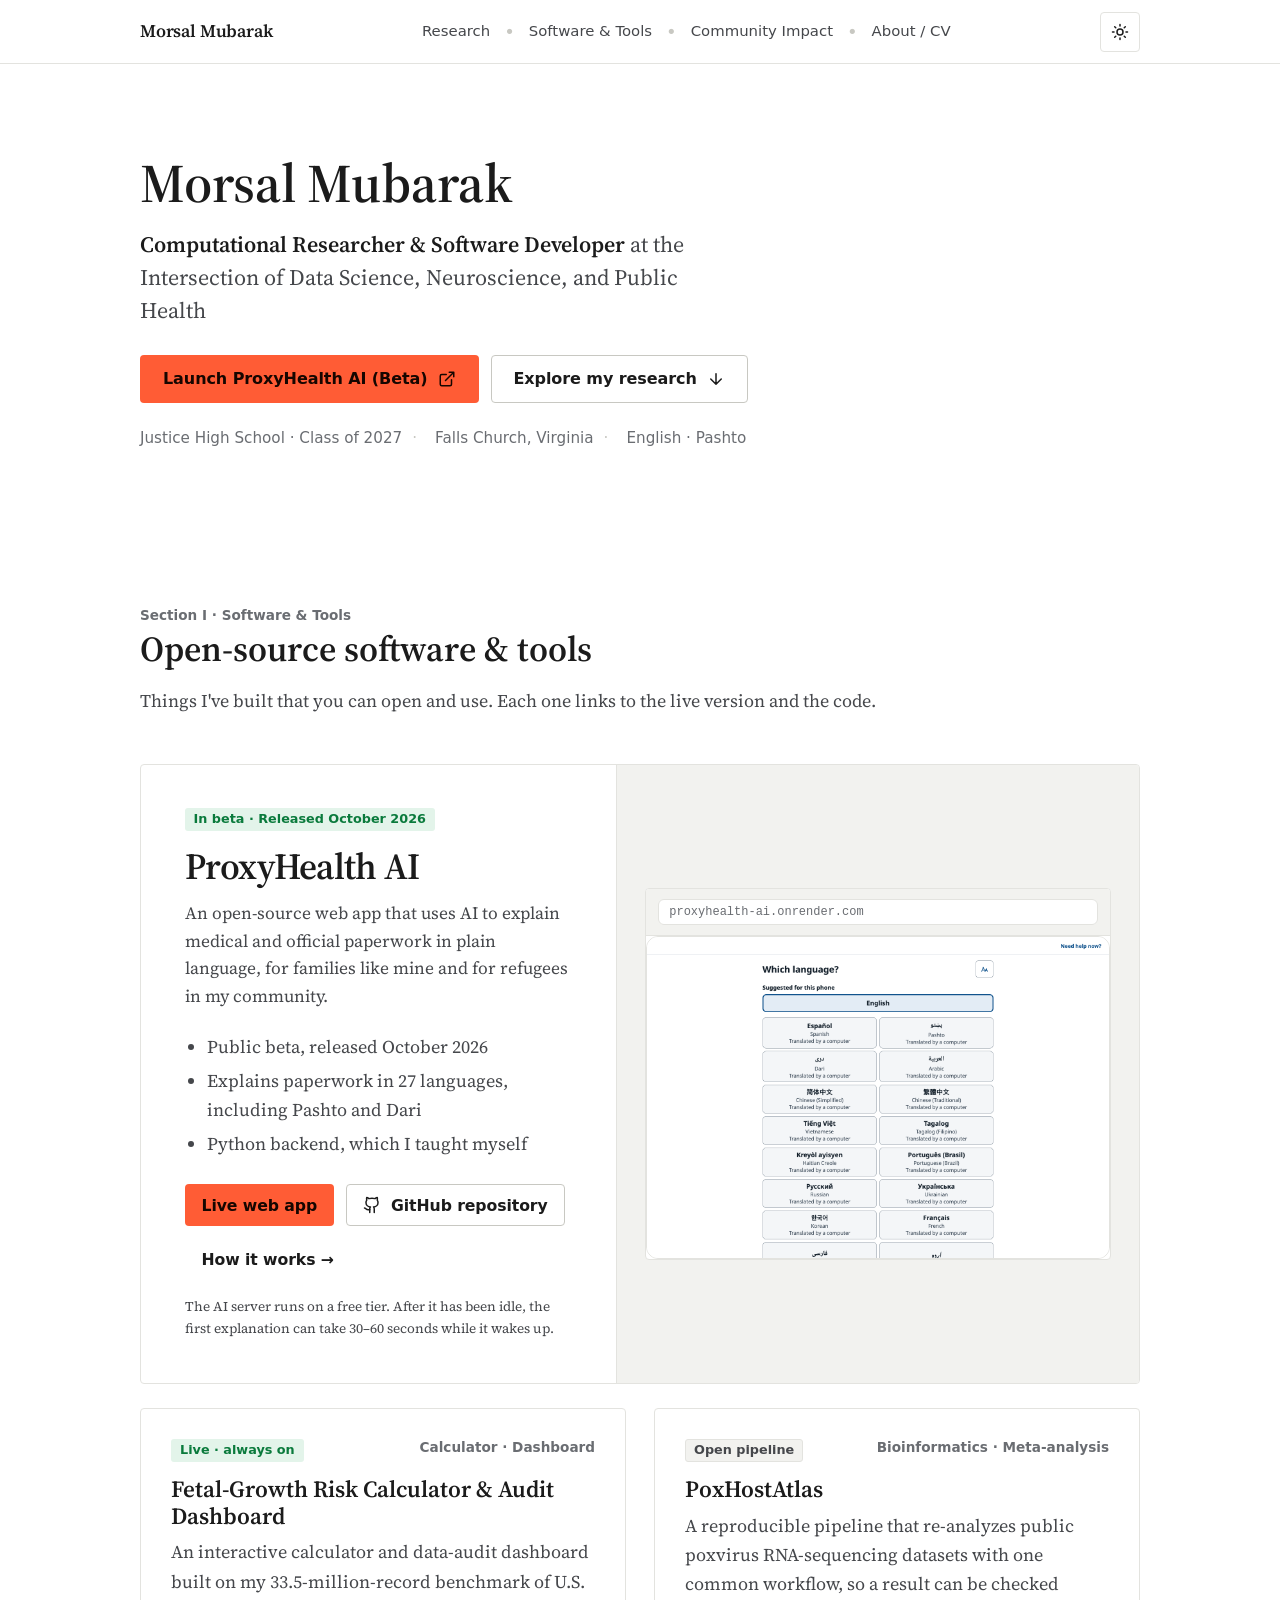
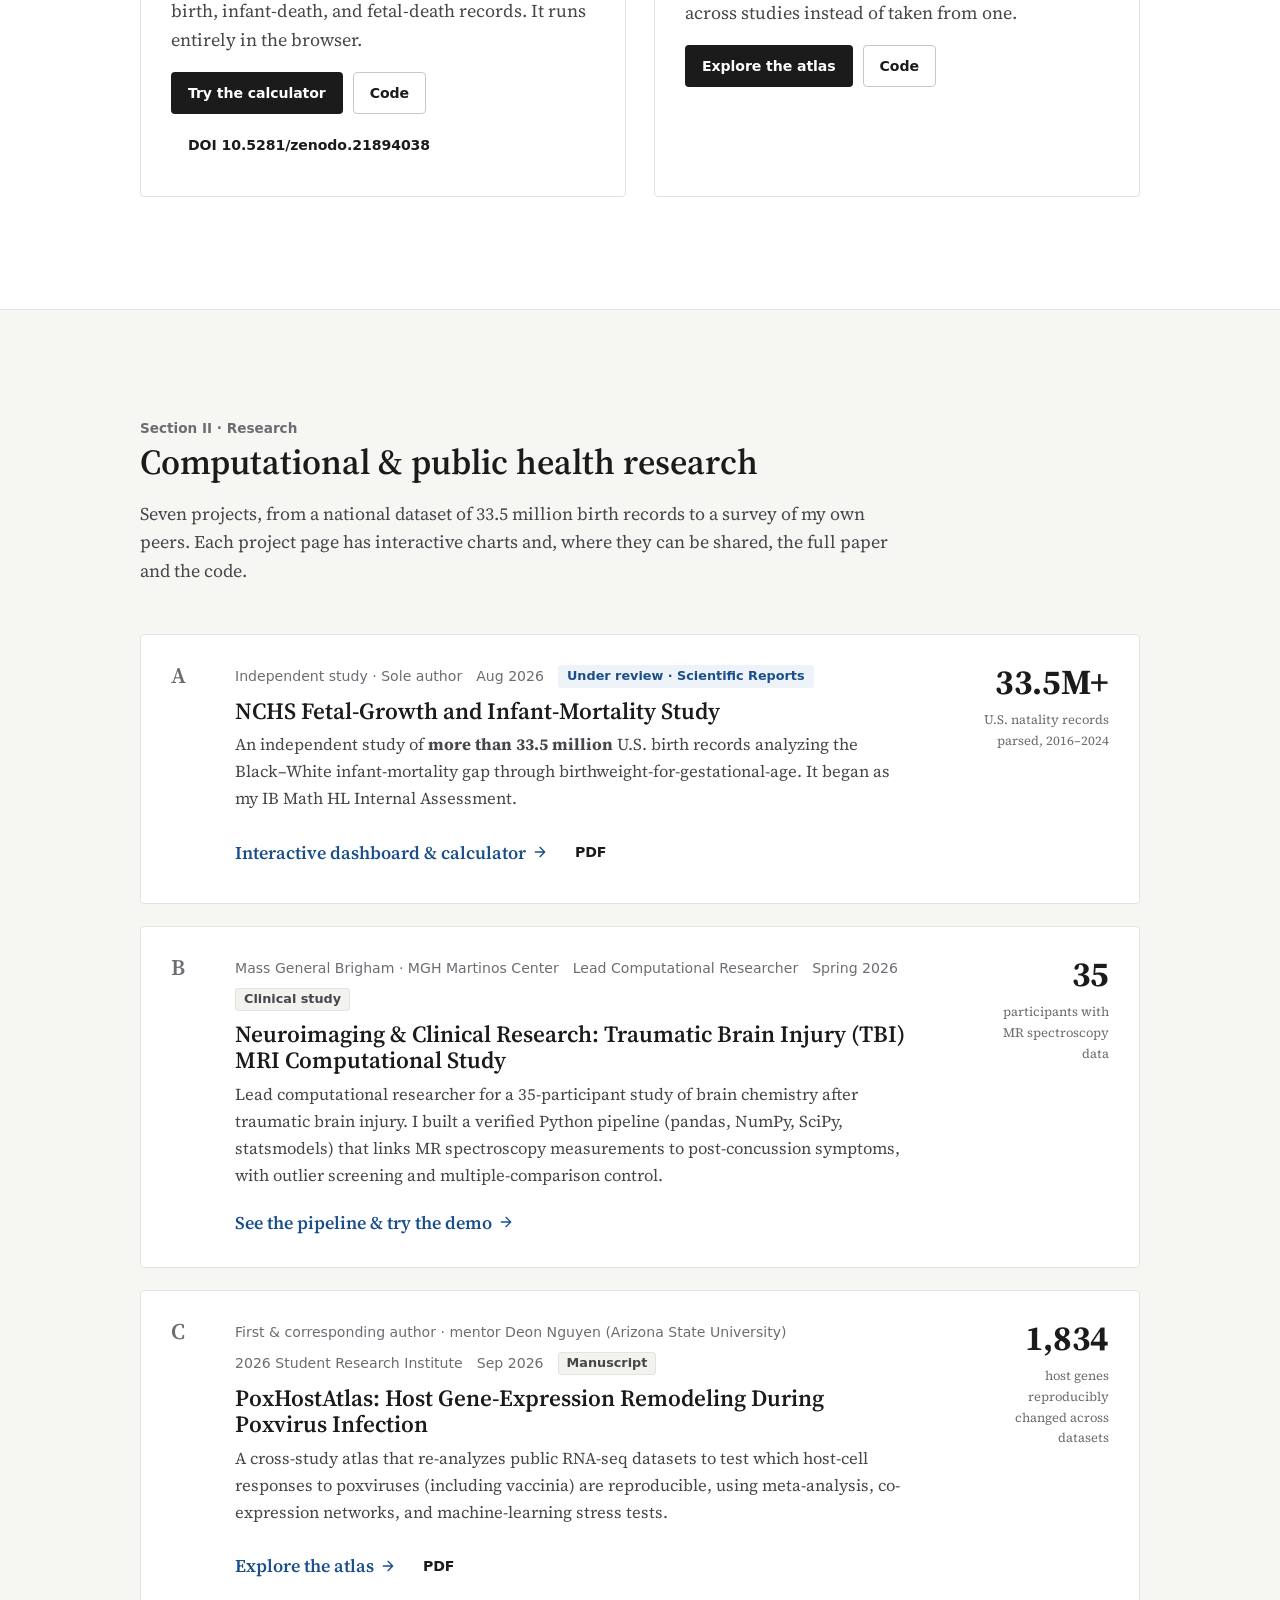
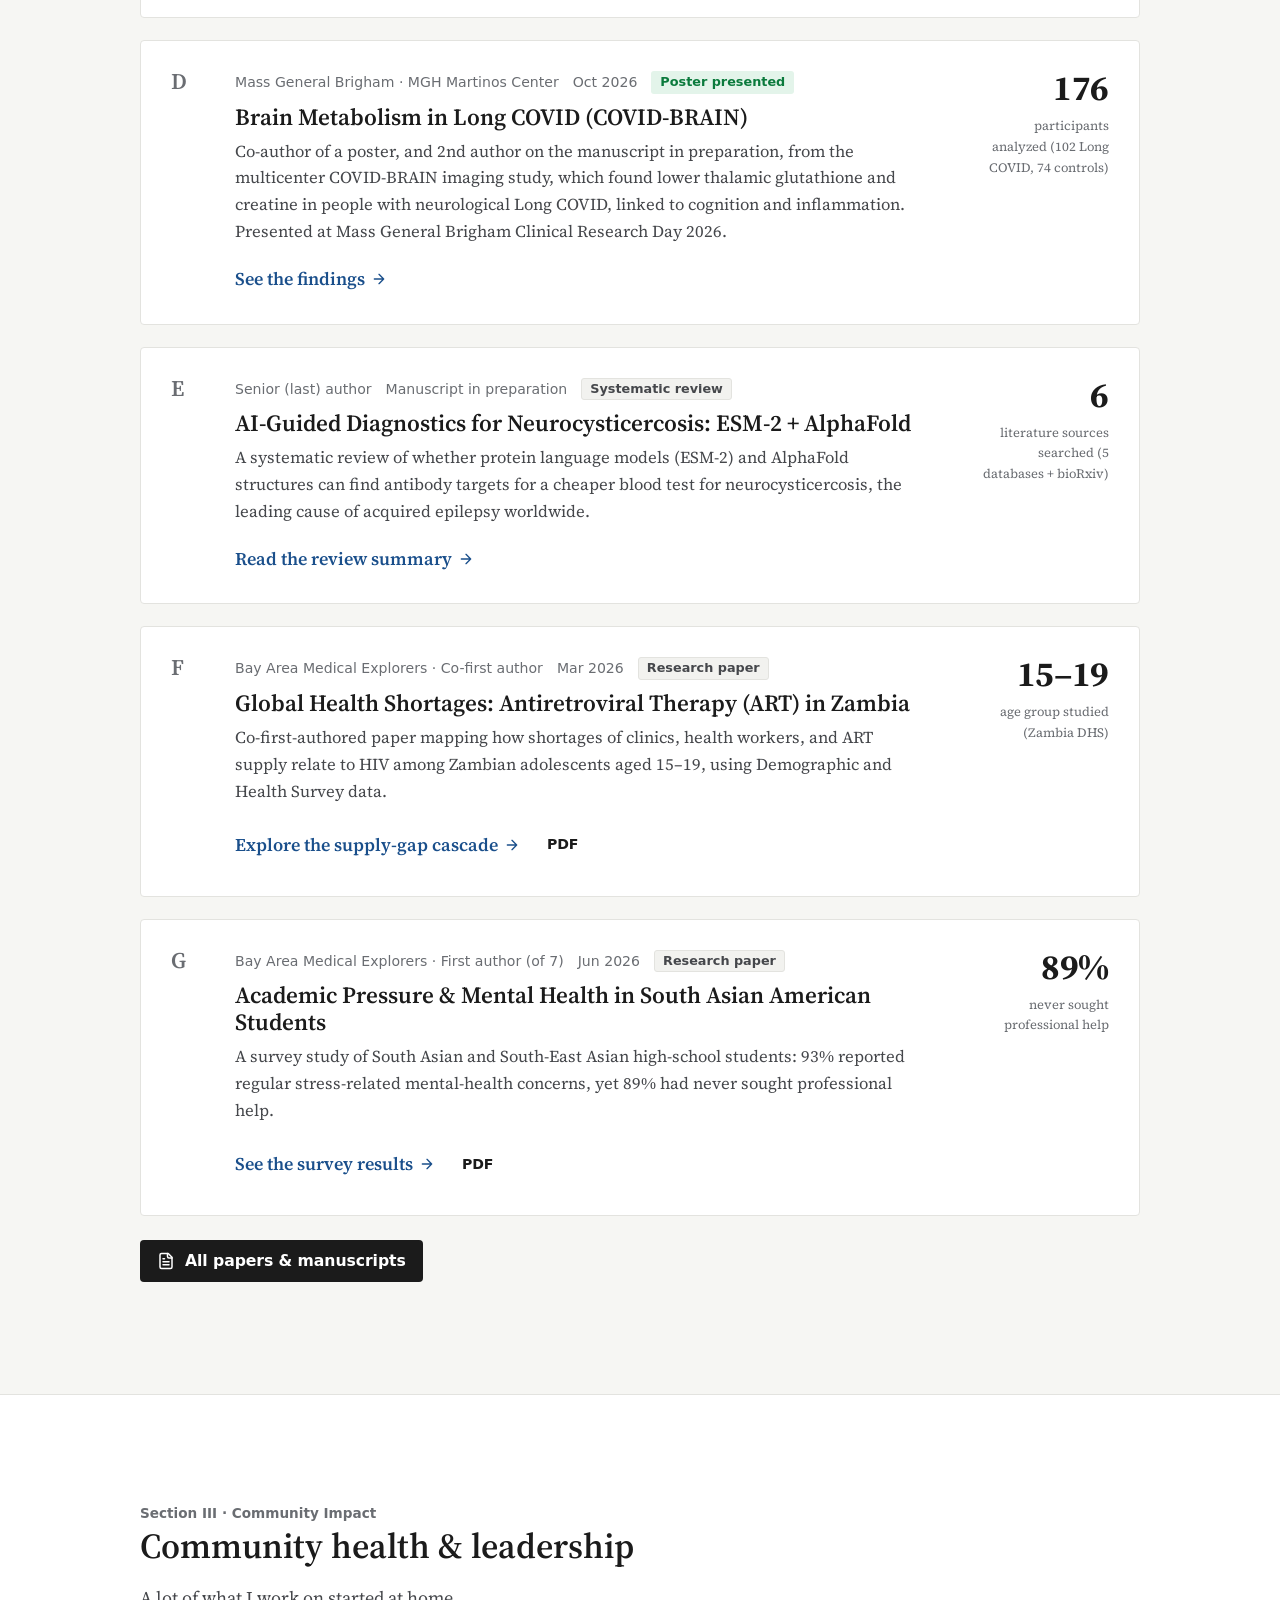
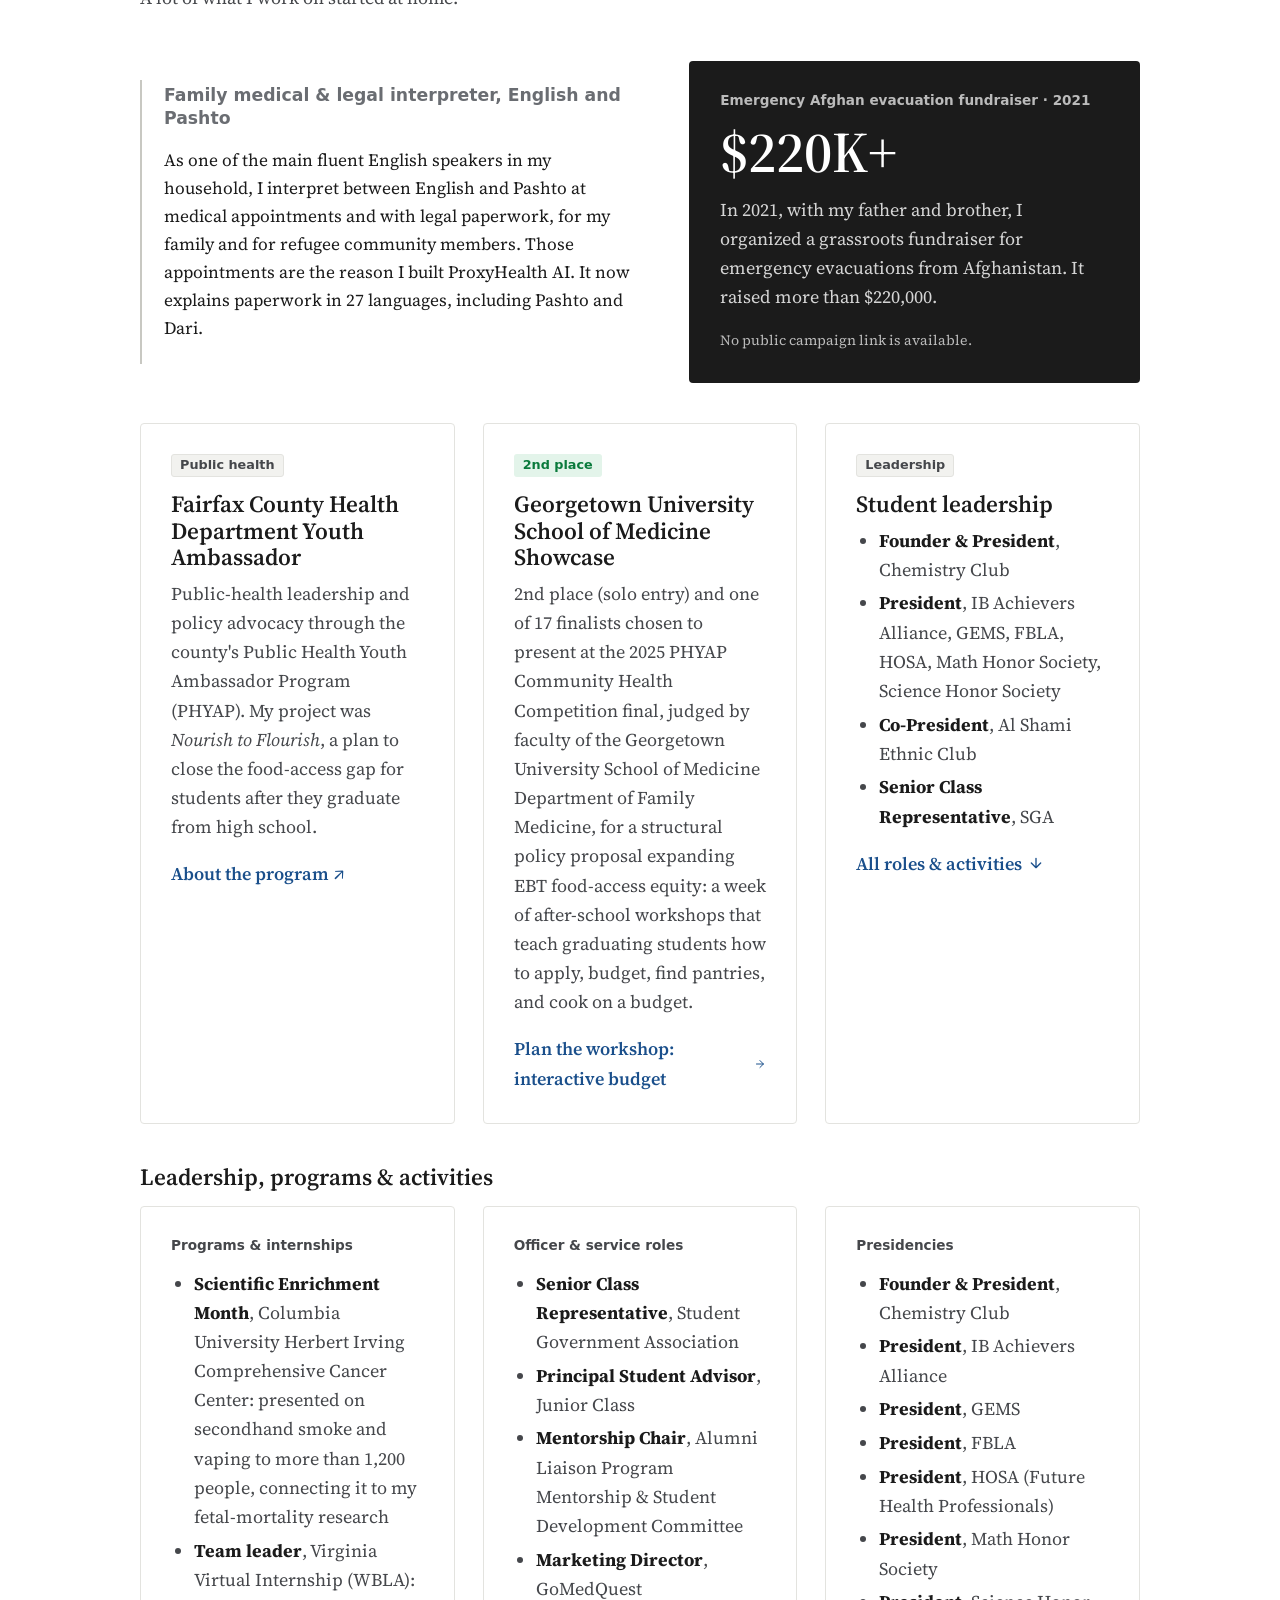
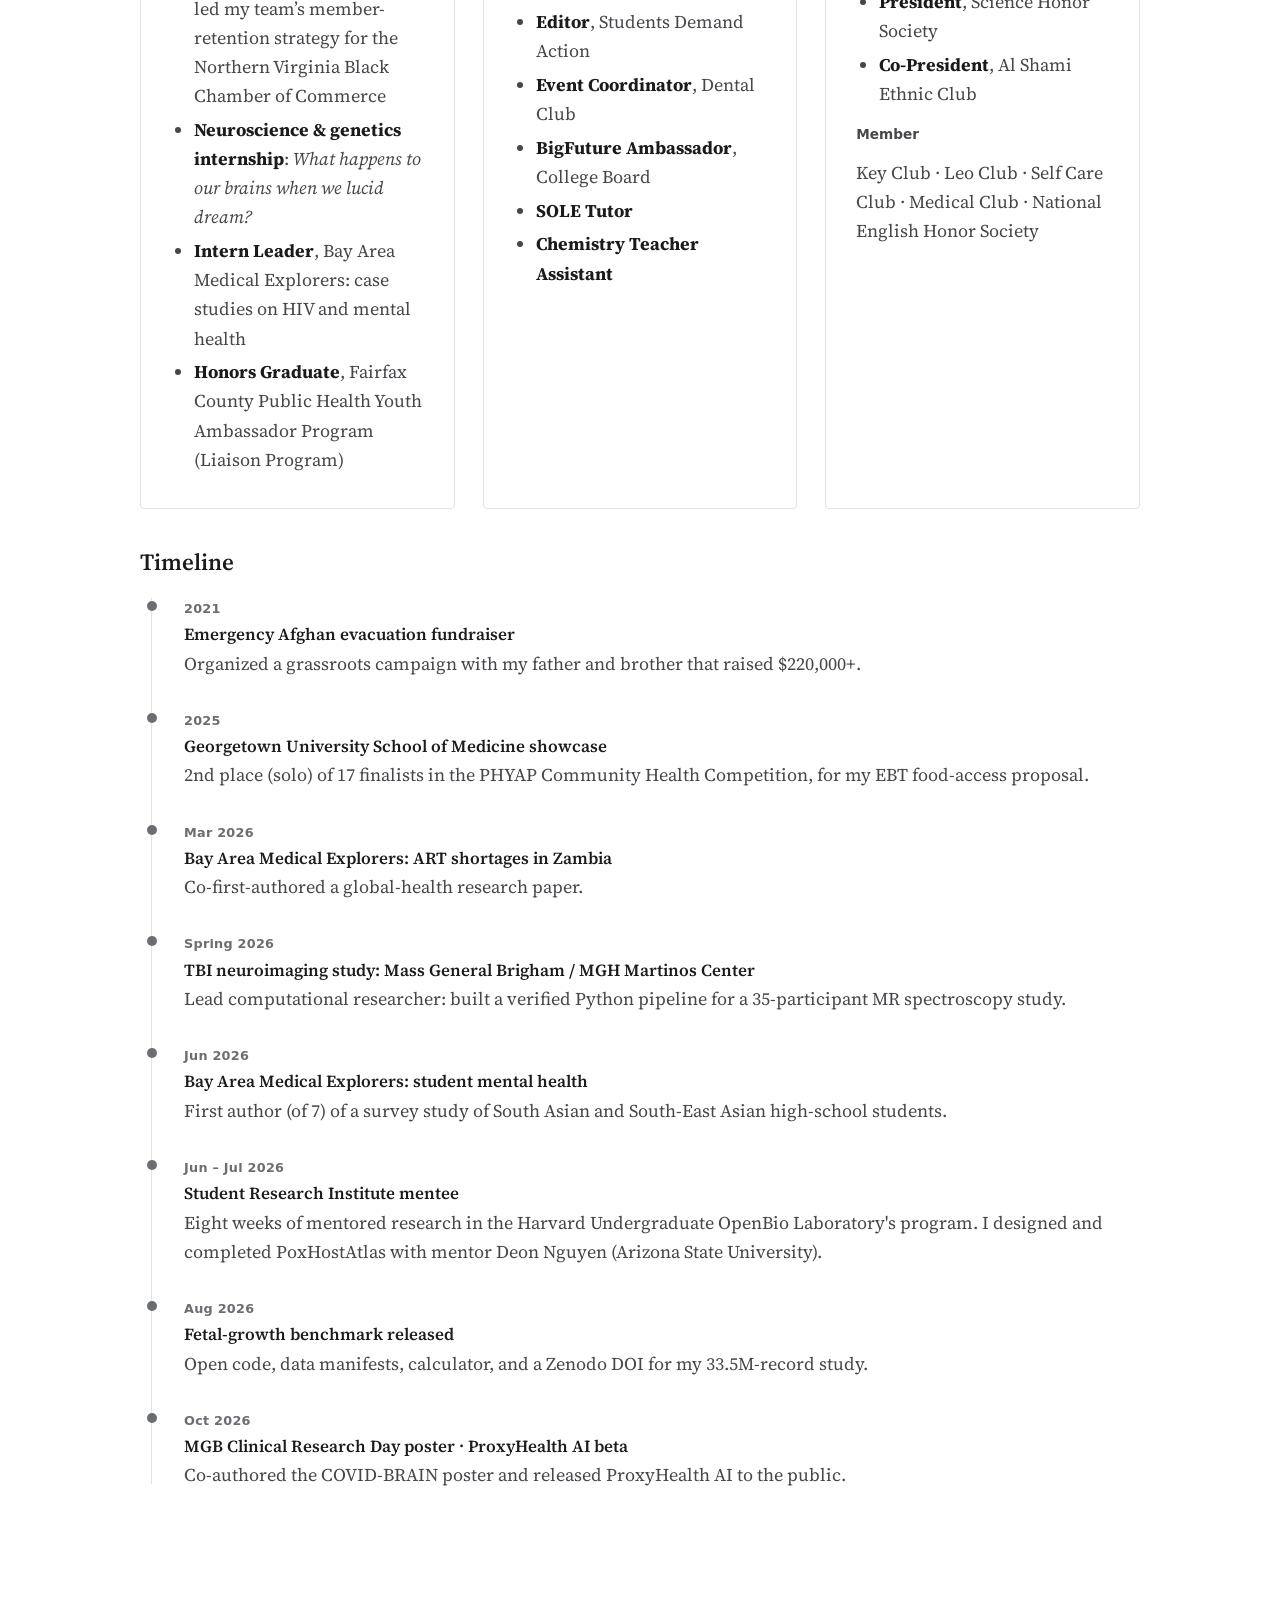
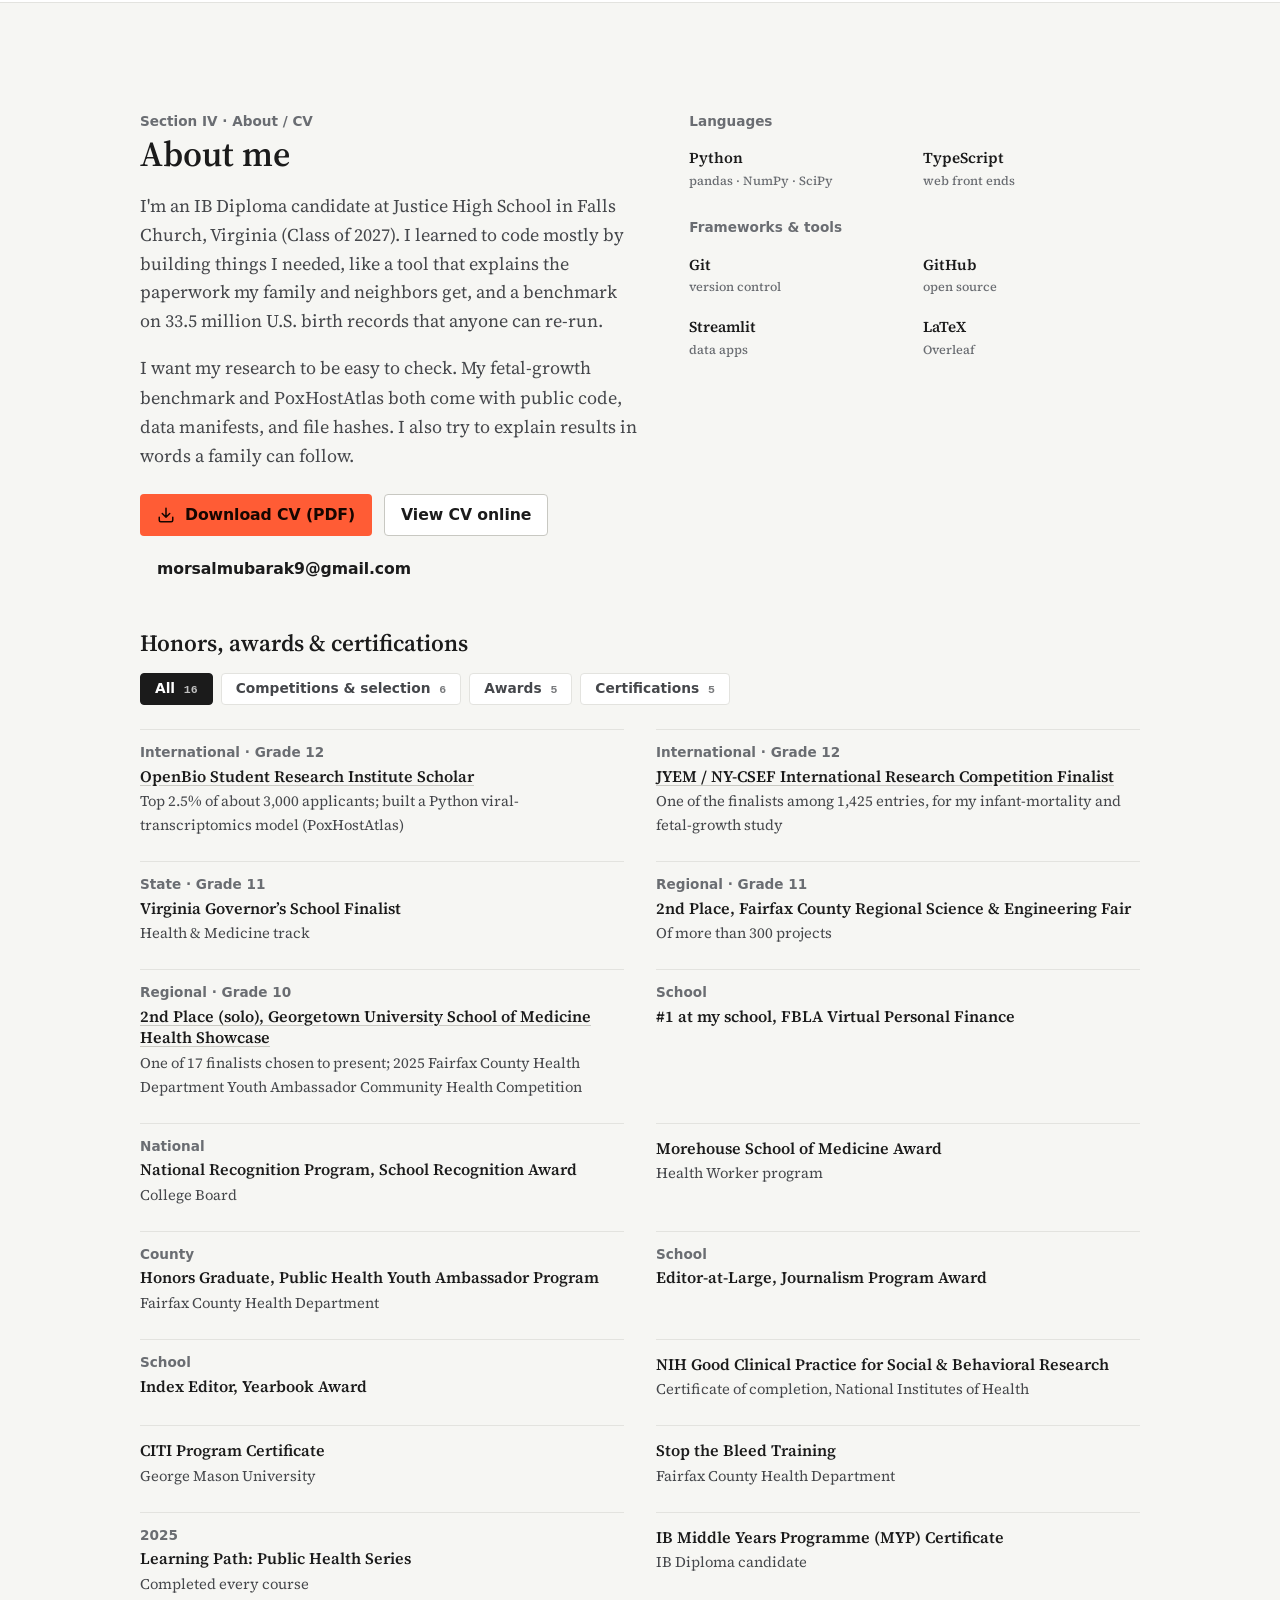
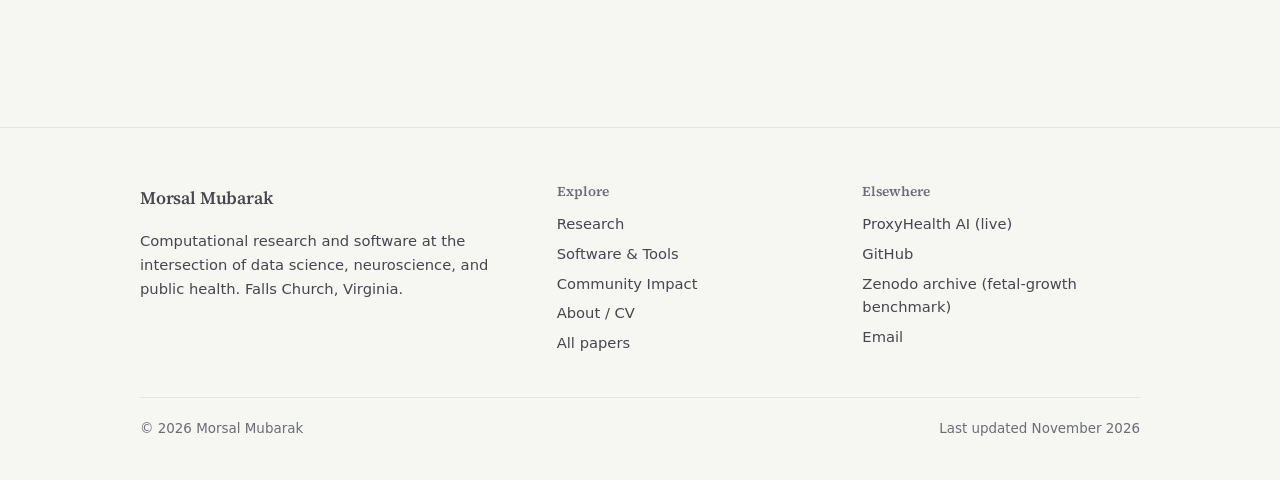
<file: index.html>
<!doctype html>
<html lang="en" class="no-js">
<head>
  <meta charset="utf-8">
  <meta name="viewport" content="width=device-width, initial-scale=1">
  <title>Morsal Mubarak</title>
  <meta name="description" content="Morsal Mubarak, computational researcher and software developer at the intersection of data science, neuroscience, and public health. Research, open-source software, and community work.">
  <meta property="og:title" content="Morsal Mubarak">
  <meta property="og:description" content="Research, open-source software, and community health work at the intersection of data science, neuroscience, and public health.">
  <meta property="og:type" content="website">
  <meta property="og:image" content="assets/img/og-card.png">
  <meta name="theme-color" content="#f8f7f3" media="(prefers-color-scheme: light)">
  <meta name="theme-color" content="#0b0f17" media="(prefers-color-scheme: dark)">
  <link rel="icon" href="assets/img/favicon.svg" type="image/svg+xml">
  <link rel="preconnect" href="https://fonts.googleapis.com">
  <link rel="preconnect" href="https://fonts.gstatic.com" crossorigin>
  <link href="https://fonts.googleapis.com/css2?family=Source+Serif+4:ital,opsz,wght@0,8..60,400;0,8..60,600;0,8..60,700;1,8..60,400&display=swap" rel="stylesheet">
  <link rel="stylesheet" href="assets/css/site.css">
  <script>try{var t=localStorage.getItem('theme');if(t)document.documentElement.setAttribute('data-theme',t)}catch(e){}</script>
</head>
<body data-prewarm="https://proxyhealth-ai-api.onrender.com/health">
  <a class="skip-link" href="#main">Skip to content</a>

  <header class="site-header">
    <div class="container">
      <a class="brand-mark" href="#top" aria-label="Morsal Mubarak, back to top"><span class="mono">MM</span><span>Morsal Mubarak</span></a>
      <nav class="nav" id="site-nav" aria-label="Primary">
        <a href="#research">Research</a><span class="sep" aria-hidden="true">•</span>
        <a href="#software">Software &amp; Tools</a><span class="sep" aria-hidden="true">•</span>
        <a href="#community">Community Impact</a><span class="sep" aria-hidden="true">•</span>
        <a href="#about">About / CV</a>
      </nav>
      <div class="header-actions">
        <button class="icon-btn theme-toggle" type="button" aria-label="Toggle color theme">
          <svg class="sun" viewBox="0 0 24 24" fill="none" stroke="currentColor" stroke-width="2" stroke-linecap="round" stroke-linejoin="round" aria-hidden="true"><circle cx="12" cy="12" r="4"/><path d="M12 2v2M12 20v2M4.93 4.93l1.41 1.41M17.66 17.66l1.41 1.41M2 12h2M20 12h2M6.34 17.66l-1.41 1.41M19.07 4.93l-1.41 1.41"/></svg>
          <svg class="moon" viewBox="0 0 24 24" fill="none" stroke="currentColor" stroke-width="2" stroke-linecap="round" stroke-linejoin="round" aria-hidden="true"><path d="M12 3a6 6 0 0 0 9 9 9 9 0 1 1-9-9Z"/></svg>
        </button>
        <button class="icon-btn menu-btn" type="button" aria-label="Open menu" aria-expanded="false" aria-controls="site-nav">
          <svg viewBox="0 0 24 24" fill="none" stroke="currentColor" stroke-width="2" stroke-linecap="round" aria-hidden="true"><path d="M4 6h16M4 12h16M4 18h16"/></svg>
        </button>
      </div>
    </div>
  </header>

  <main id="main">
    <!-- ================= HERO ================= -->
    <section class="hero" id="top" aria-labelledby="hero-title">
      <div class="container">
        <div class="hero-grid">
          <div>
            <h1 id="hero-title" class="reveal">Morsal Mubarak</h1>
            <p class="hero-tagline reveal"><strong>Computational Researcher &amp; Software Developer</strong> at the Intersection of Data Science, Neuroscience, and Public Health</p>
            <div class="btn-row reveal">
              <a class="btn btn-primary btn-lg" href="https://proxyhealth-ai.onrender.com/" target="_blank" rel="noopener">
                <span class="pulse-dot" aria-hidden="true"></span>
                Launch ProxyHealth AI (Beta)
                <svg viewBox="0 0 24 24" fill="none" stroke="currentColor" stroke-width="2" stroke-linecap="round" stroke-linejoin="round" aria-hidden="true"><path d="M15 3h6v6M10 14 21 3M18 13v6a2 2 0 0 1-2 2H5a2 2 0 0 1-2-2V8a2 2 0 0 1 2-2h6"/></svg>
              </a>
              <a class="btn btn-lg" href="#research">
                Explore my research
                <svg viewBox="0 0 24 24" fill="none" stroke="currentColor" stroke-width="2" stroke-linecap="round" stroke-linejoin="round" aria-hidden="true"><path d="M12 5v14M19 12l-7 7-7-7"/></svg>
              </a>
            </div>
            <ul class="hero-meta reveal" aria-label="Quick facts">
              <li class="chip"><svg viewBox="0 0 24 24" fill="none" stroke="currentColor" stroke-width="2" stroke-linecap="round" stroke-linejoin="round" aria-hidden="true"><path d="M22 10v6M2 10l10-5 10 5-10 5z"/><path d="M6 12v5c3 3 9 3 12 0v-5"/></svg>Justice High School · Class of 2027</li>
              <li class="chip"><svg viewBox="0 0 24 24" fill="none" stroke="currentColor" stroke-width="2" stroke-linecap="round" stroke-linejoin="round" aria-hidden="true"><path d="M20 10c0 6-8 12-8 12s-8-6-8-12a8 8 0 0 1 16 0Z"/><circle cx="12" cy="10" r="3"/></svg>Falls Church, Virginia</li>
              <li class="chip"><svg viewBox="0 0 24 24" fill="none" stroke="currentColor" stroke-width="2" stroke-linecap="round" stroke-linejoin="round" aria-hidden="true"><path d="m5 8 6 6M4 14l6-6 2-3M2 5h12M7 2h1M22 22l-5-10-5 10M14 18h6"/></svg>English · Pashto</li>
            </ul>
          </div>

        </div>
      </div>
    </section>

    </div>

    <!-- ================= SECTION I: SOFTWARE ================= -->
    <section class="section" id="software" aria-labelledby="software-title">
      <div class="container">
        <div class="section-head reveal">
          <p class="eyebrow">Section I · Software &amp; Tools</p>
          <h2 id="software-title">Open-source software &amp; tools</h2>
          <p class="lede">Things I've built that you can open and use. Each one links to the live version and the code.</p>
        </div>

        <article class="card feature reveal" aria-labelledby="ph-title">
          <div class="feature-body">
            <div class="card-top">
              <span class="badge live">In beta · Released October 2026</span>
            </div>
            <h3 id="ph-title" style="font-size:clamp(1.7rem,3vw,2.3rem);font-family:var(--font-serif);font-weight:600;letter-spacing:-.02em">ProxyHealth AI</h3>
            <p class="lede" style="font-size:1.08rem">An open-source web app that uses AI to explain medical and official paperwork in plain language, for families like mine and for refugees in my community.</p>
            <ul class="ink-2" style="margin-bottom:22px">
              <li>Public beta, released October 2026</li>
              <li>Explains paperwork in 27 languages, including Pashto and Dari</li>
              <li>Python backend, which I taught myself</li>
            </ul>
            <div class="btn-row mt-0" style="margin-top:auto">
              <a class="btn btn-primary" href="https://proxyhealth-ai.onrender.com/" target="_blank" rel="noopener"><span class="pulse-dot" aria-hidden="true"></span>Live web app</a>
              <a class="btn" href="https://github.com/mubarsad012/ProxyHealth-AI" target="_blank" rel="noopener">
                <svg viewBox="0 0 24 24" fill="none" stroke="currentColor" stroke-width="2" stroke-linecap="round" stroke-linejoin="round" aria-hidden="true"><path d="M15 22v-4a4.8 4.8 0 0 0-1-3.5c3 0 6-2 6-5.5.08-1.25-.27-2.48-1-3.5.28-1.15.28-2.35 0-3.5 0 0-1 0-3 1.5-2.64-.5-5.36-.5-8 0C6 2 5 2 5 2c-.3 1.15-.3 2.35 0 3.5A5.4 5.4 0 0 0 4 9c0 3.5 3 5.5 6 5.5-.39.49-.68 1.05-.85 1.65-.17.6-.22 1.23-.15 1.85v4"/><path d="M9 18c-4.51 2-5-2-7-2"/></svg>
                GitHub repository
              </a>
              <a class="btn btn-ghost" href="software/proxyhealth.html">How it works →</a>
            </div>
            <p class="muted mt-2 mb-0" style="font-size:.84rem">The AI server runs on a free tier. After it has been idle, the first explanation can take 30–60 seconds while it wakes up.</p>
          </div>
          <div class="feature-media">
            <figure class="browser">
              <div class="browser-bar" aria-hidden="true"><i></i><i></i><i></i><span class="url">proxyhealth-ai.onrender.com</span></div>
              <img class="zoomable only-dark" src="assets/img/proxyhealth/proxyhealth-desktop.png" alt="ProxyHealth AI's first screen: a language picker asking 'Which language?'" width="1440" height="1000" loading="lazy">
              <img class="zoomable only-light" src="assets/img/proxyhealth/proxyhealth-desktop-light.png" alt="ProxyHealth AI's first screen: a language picker asking 'Which language?'" width="1440" height="1000" loading="lazy">
            </figure>
          </div>
        </article>

        <div class="grid grid-2 mt-3">
          <article class="card interactive reveal">
            <div class="card-top"><span class="badge live">Live · always on</span><span class="card-kicker">Calculator · Dashboard</span></div>
            <h3>Fetal-Growth Risk Calculator &amp; Audit Dashboard</h3>
            <p>An interactive calculator and data-audit dashboard built on my 33.5-million-record benchmark of U.S. birth, infant-death, and fetal-death records. It runs entirely in the browser.</p>
            <div class="card-foot">
              <a class="btn btn-sm btn-dark" href="research/fetal-growth.html#calculator">Try the calculator</a>
              <a class="btn btn-sm" href="https://github.com/mubarsad012/public-use-fetal-growth-benchmark" target="_blank" rel="noopener">Code</a>
              <a class="btn btn-sm btn-ghost" href="https://doi.org/10.5281/zenodo.21894038" target="_blank" rel="noopener">DOI 10.5281/zenodo.21894038</a>
            </div>
          </article>
          <article class="card interactive reveal">
            <div class="card-top"><span class="badge plain">Open pipeline</span><span class="card-kicker">Bioinformatics · Meta-analysis</span></div>
            <h3>PoxHostAtlas</h3>
            <p>A reproducible pipeline that re-analyzes public poxvirus RNA-sequencing datasets with one common workflow, so a result can be checked across studies instead of taken from one.</p>
            <div class="card-foot">
              <a class="btn btn-sm btn-dark" href="research/poxhostatlas.html">Explore the atlas</a>
              <a class="btn btn-sm" href="https://github.com/mubarsad012/poxhostatlas" target="_blank" rel="noopener">Code</a>
            </div>
          </article>
        </div>
      </div>
    </section>

    <!-- ================= SECTION II: RESEARCH ================= -->
    <section class="section tint" id="research" aria-labelledby="research-title">
      <div class="container">
        <div class="section-head reveal">
          <p class="eyebrow">Section II · Research</p>
          <h2 id="research-title">Computational &amp; public health research</h2>
          <p class="lede">Seven projects, from a national dataset of 33.5 million birth records to a survey of my own peers. Each project page has interactive charts and, where they can be shared, the full paper and the code.</p>
        </div>

        <div class="project-list">
          <article class="card project reveal" aria-labelledby="pA">
            <span class="letter" aria-hidden="true">A</span>
            <div>
              <div class="meta-line"><span>Independent study · Sole author</span><span>Aug 2026</span><span class="badge review">Under review · Scientific Reports</span></div>
              <h3 id="pA"><a href="research/fetal-growth.html" style="color:inherit;text-decoration:none">NCHS Fetal-Growth and Infant-Mortality Study</a></h3>
              <p class="hook">An independent study of <strong>more than 33.5 million</strong> U.S. birth records analyzing the Black–White infant-mortality gap through birthweight-for-gestational-age. It began as my IB Math HL Internal Assessment.</p>
              <div class="card-foot">
                <a class="more" href="research/fetal-growth.html">Interactive dashboard &amp; calculator <svg viewBox="0 0 24 24" fill="none" stroke="currentColor" stroke-width="2" stroke-linecap="round" stroke-linejoin="round" aria-hidden="true"><path d="M5 12h14M12 5l7 7-7 7"/></svg></a>
                <a class="btn btn-sm btn-ghost" href="papers/Mubarak_2026_Fetal-Growth-Benchmark.pdf" target="_blank" rel="noopener">PDF</a>
              </div>
            </div>
            <div class="aside"><span class="big">33.5M+</span><span class="big-cap">U.S. natality records parsed, 2016–2024</span></div>
          </article>

          <article class="card project reveal" aria-labelledby="pT">
            <span class="letter" aria-hidden="true">B</span>
            <div>
              <div class="meta-line"><span>Mass General Brigham · MGH Martinos Center</span><span>Lead Computational Researcher</span><span>Spring 2026</span><span class="badge plain">Clinical study</span></div>
              <h3 id="pT"><a href="research/tbi-neuroimaging.html" style="color:inherit;text-decoration:none">Neuroimaging &amp; Clinical Research: Traumatic Brain Injury (TBI) MRI Computational Study</a></h3>
              <p class="hook">Lead computational researcher for a 35-participant study of brain chemistry after traumatic brain injury. I built a verified Python pipeline (pandas, NumPy, SciPy, statsmodels) that links MR spectroscopy measurements to post-concussion symptoms, with outlier screening and multiple-comparison control.</p>
              <div class="card-foot">
                <a class="more" href="research/tbi-neuroimaging.html">See the pipeline &amp; try the demo <svg viewBox="0 0 24 24" fill="none" stroke="currentColor" stroke-width="2" stroke-linecap="round" stroke-linejoin="round" aria-hidden="true"><path d="M5 12h14M12 5l7 7-7 7"/></svg></a>
              </div>
            </div>
            <div class="aside"><span class="big">35</span><span class="big-cap">participants with MR spectroscopy data</span></div>
          </article>

          <article class="card project reveal" aria-labelledby="pB">
            <span class="letter" aria-hidden="true">C</span>
            <div>
              <div class="meta-line"><span>First &amp; corresponding author · mentor Deon Nguyen (Arizona State University)</span><span>2026 Student Research Institute</span><span>Sep 2026</span><span class="badge plain">Manuscript</span></div>
              <h3 id="pB"><a href="research/poxhostatlas.html" style="color:inherit;text-decoration:none">PoxHostAtlas: Host Gene-Expression Remodeling During Poxvirus Infection</a></h3>
              <p class="hook">A cross-study atlas that re-analyzes public RNA-seq datasets to test which host-cell responses to poxviruses (including vaccinia) are reproducible, using meta-analysis, co-expression networks, and machine-learning stress tests.</p>
              <div class="card-foot">
                <a class="more" href="research/poxhostatlas.html">Explore the atlas <svg viewBox="0 0 24 24" fill="none" stroke="currentColor" stroke-width="2" stroke-linecap="round" stroke-linejoin="round" aria-hidden="true"><path d="M5 12h14M12 5l7 7-7 7"/></svg></a>
                <a class="btn btn-sm btn-ghost" href="papers/Mubarak-Nguyen_2026_PoxHostAtlas.pdf" target="_blank" rel="noopener">PDF</a>
              </div>
            </div>
            <div class="aside"><span class="big">1,834</span><span class="big-cap">host genes reproducibly changed across datasets</span></div>
          </article>

          <article class="card project reveal" aria-labelledby="pC">
            <span class="letter" aria-hidden="true">D</span>
            <div>
              <div class="meta-line"><span>Mass General Brigham · MGH Martinos Center</span><span>Oct 2026</span><span class="badge live">Poster presented</span></div>
              <h3 id="pC"><a href="research/covid-brain.html" style="color:inherit;text-decoration:none">Brain Metabolism in Long COVID (COVID-BRAIN)</a></h3>
              <p class="hook">Co-author of a poster, and 2nd author on the manuscript in preparation, from the multicenter COVID-BRAIN imaging study, which found lower thalamic glutathione and creatine in people with neurological Long COVID, linked to cognition and inflammation. Presented at Mass General Brigham Clinical Research Day 2026.</p>
              <div class="card-foot">
                <a class="more" href="research/covid-brain.html">See the findings <svg viewBox="0 0 24 24" fill="none" stroke="currentColor" stroke-width="2" stroke-linecap="round" stroke-linejoin="round" aria-hidden="true"><path d="M5 12h14M12 5l7 7-7 7"/></svg></a>
              </div>
            </div>
            <div class="aside"><span class="big">176</span><span class="big-cap">participants analyzed (102 Long COVID, 74 controls)</span></div>
          </article>

          <article class="card project reveal" aria-labelledby="pD">
            <span class="letter" aria-hidden="true">E</span>
            <div>
              <div class="meta-line"><span>Senior (last) author</span><span>Manuscript in preparation</span><span class="badge plain">Systematic review</span></div>
              <h3 id="pD"><a href="research/neurocysticercosis.html" style="color:inherit;text-decoration:none">AI-Guided Diagnostics for Neurocysticercosis: ESM-2 + AlphaFold</a></h3>
              <p class="hook">A systematic review of whether protein language models (ESM-2) and AlphaFold structures can find antibody targets for a cheaper blood test for neurocysticercosis, the leading cause of acquired epilepsy worldwide.</p>
              <div class="card-foot">
                <a class="more" href="research/neurocysticercosis.html">Read the review summary <svg viewBox="0 0 24 24" fill="none" stroke="currentColor" stroke-width="2" stroke-linecap="round" stroke-linejoin="round" aria-hidden="true"><path d="M5 12h14M12 5l7 7-7 7"/></svg></a>
              </div>
            </div>
            <div class="aside"><span class="big">6</span><span class="big-cap">literature sources searched (5 databases + bioRxiv)</span></div>
          </article>

          <article class="card project reveal" aria-labelledby="pE">
            <span class="letter" aria-hidden="true">F</span>
            <div>
              <div class="meta-line"><span>Bay Area Medical Explorers · Co-first author</span><span>Mar 2026</span><span class="badge plain">Research paper</span></div>
              <h3 id="pE"><a href="research/zambia-art.html" style="color:inherit;text-decoration:none">Global Health Shortages: Antiretroviral Therapy (ART) in Zambia</a></h3>
              <p class="hook">Co-first-authored paper mapping how shortages of clinics, health workers, and ART supply relate to HIV among Zambian adolescents aged 15–19, using Demographic and Health Survey data.</p>
              <div class="card-foot">
                <a class="more" href="research/zambia-art.html">Explore the supply-gap cascade <svg viewBox="0 0 24 24" fill="none" stroke="currentColor" stroke-width="2" stroke-linecap="round" stroke-linejoin="round" aria-hidden="true"><path d="M5 12h14M12 5l7 7-7 7"/></svg></a>
                <a class="btn btn-sm btn-ghost" href="papers/Cimarusti-Mubarak_2026_Zambia-ART-Shortages.pdf" target="_blank" rel="noopener">PDF</a>
              </div>
            </div>
            <div class="aside"><span class="big">15–19</span><span class="big-cap">age group studied (Zambia DHS)</span></div>
          </article>

          <article class="card project reveal" aria-labelledby="pF">
            <span class="letter" aria-hidden="true">G</span>
            <div>
              <div class="meta-line"><span>Bay Area Medical Explorers · First author (of 7)</span><span>Jun 2026</span><span class="badge plain">Research paper</span></div>
              <h3 id="pF"><a href="research/student-mental-health.html" style="color:inherit;text-decoration:none">Academic Pressure &amp; Mental Health in South Asian American Students</a></h3>
              <p class="hook">A survey study of South Asian and South-East Asian high-school students: 93% reported regular stress-related mental-health concerns, yet 89% had never sought professional help.</p>
              <div class="card-foot">
                <a class="more" href="research/student-mental-health.html">See the survey results <svg viewBox="0 0 24 24" fill="none" stroke="currentColor" stroke-width="2" stroke-linecap="round" stroke-linejoin="round" aria-hidden="true"><path d="M5 12h14M12 5l7 7-7 7"/></svg></a>
                <a class="btn btn-sm btn-ghost" href="papers/Mubarak-et-al_2026_Academic-Pressure-Mental-Health.pdf" target="_blank" rel="noopener">PDF</a>
              </div>
            </div>
            <div class="aside"><span class="big">89%</span><span class="big-cap">never sought professional help</span></div>
          </article>
        </div>

        <div class="btn-row mt-3 reveal">
          <a class="btn btn-dark" href="papers.html">
            <svg viewBox="0 0 24 24" fill="none" stroke="currentColor" stroke-width="2" stroke-linecap="round" stroke-linejoin="round" aria-hidden="true"><path d="M15 2H6a2 2 0 0 0-2 2v16a2 2 0 0 0 2 2h12a2 2 0 0 0 2-2V7Z"/><path d="M14 2v4a2 2 0 0 0 2 2h4M10 9H8M16 13H8M16 17H8"/></svg>
            All papers &amp; manuscripts
          </a>
        </div>
      </div>
    </section>

    <!-- ================= SECTION III: COMMUNITY ================= -->
    <section class="section" id="community" aria-labelledby="community-title">
      <div class="container">
        <div class="section-head reveal">
          <p class="eyebrow">Section III · Community Impact</p>
          <h2 id="community-title">Community health &amp; leadership</h2>
          <p class="lede">A lot of what I work on started at home.</p>
        </div>

        <div class="split">
          <div class="story reveal">
            <p class="card-kicker">Family medical &amp; legal interpreter, English and Pashto</p>
            <p class="mt-2">As one of the main fluent English speakers in my household, I interpret between English and Pashto at medical appointments and with legal paperwork, for my family and for refugee community members. Those appointments are the reason I built ProxyHealth AI. It now explains paperwork in 27 languages, including Pashto and Dari.</p>
          </div>
          <div class="card reveal" style="background:var(--ink);color:var(--bg);border-color:transparent">
            <p class="card-kicker" style="color:color-mix(in srgb,var(--bg) 70%,transparent)">Emergency Afghan evacuation fundraiser · 2021</p>
            <p class="mt-1 mb-0" style="font:600 clamp(2.6rem,6vw,3.6rem)/1 var(--font-serif);letter-spacing:0;color:var(--bg)" data-count-to="220" data-count-prefix="$" data-count-suffix="K+">$220K+</p>
            <p style="color:color-mix(in srgb,var(--bg) 82%,transparent);margin-top:14px">In 2021, with my father and brother, I organized a grassroots fundraiser for emergency evacuations from Afghanistan. It raised more than $220,000.</p>
            <p class="mb-0" id="gofundme-link-slot" style="font-size:.88rem;color:color-mix(in srgb,var(--bg) 70%,transparent)">No public campaign link is available.</p>
          </div>
        </div>

        <div class="grid grid-3 mt-4">
          <article class="card interactive reveal">
            <div class="card-top"><span class="badge plain">Public health</span></div>
            <h3>Fairfax County Health Department Youth Ambassador</h3>
            <p>Public-health leadership and policy advocacy through the county's Public Health Youth Ambassador Program (PHYAP). My project was <em>Nourish to Flourish</em>, a plan to close the food-access gap for students after they graduate from high school.</p>
            <div class="card-foot"><a class="more" href="https://www.fairfaxcounty.gov/health/youth-ambassador-program" target="_blank" rel="noopener">About the program ↗</a></div>
          </article>
          <article class="card interactive reveal">
            <div class="card-top"><span class="badge live">2nd place</span></div>
            <h3>Georgetown University School of Medicine Showcase</h3>
            <p>2nd place (solo entry) and one of 17 finalists chosen to present at the 2025 PHYAP Community Health Competition final, judged by faculty of the Georgetown University School of Medicine Department of Family Medicine, for a structural policy proposal expanding EBT food-access equity: a week of after-school workshops that teach graduating students how to apply, budget, find pantries, and cook on a budget.</p>
            <div class="card-foot"><a class="more" href="community/ebt-proposal.html">Plan the workshop: interactive budget <svg viewBox="0 0 24 24" fill="none" stroke="currentColor" stroke-width="2" stroke-linecap="round" stroke-linejoin="round" aria-hidden="true"><path d="M5 12h14M12 5l7 7-7 7"/></svg></a></div>
          </article>
          <article class="card reveal">
            <div class="card-top"><span class="badge plain">Leadership</span></div>
            <h3>Student leadership</h3>
            <ul class="mt-1" style="color:var(--ink-2)">
              <li><strong style="color:var(--ink)">Founder &amp; President</strong>, Chemistry Club</li>
              <li><strong style="color:var(--ink)">President</strong>, IB Achievers Alliance, GEMS, FBLA, HOSA, Math Honor Society, Science Honor Society</li>
              <li><strong style="color:var(--ink)">Co-President</strong>, Al Shami Ethnic Club</li>
              <li><strong style="color:var(--ink)">Senior Class Representative</strong>, SGA</li>
            </ul>
            <div class="card-foot"><a class="more" href="#activities">All roles &amp; activities <svg viewBox="0 0 24 24" fill="none" stroke="currentColor" stroke-width="2" stroke-linecap="round" stroke-linejoin="round" aria-hidden="true"><path d="M12 5v14M5 12l7 7 7-7"/></svg></a></div>
          </article>
        </div>

        <div class="mt-4 reveal" id="activities">
          <h3 class="mb-2">Leadership, programs &amp; activities</h3>
          <div class="grid grid-3">
            <div class="card">
              <p class="card-kicker">Programs &amp; internships</p>
              <ul class="mt-1 mb-0" style="color:var(--ink-2)">
                <li><strong style="color:var(--ink)">Scientific Enrichment Month</strong>, Columbia University Herbert Irving Comprehensive Cancer Center: presented on secondhand smoke and vaping to more than 1,200 people, connecting it to my fetal-mortality research</li>
                <li><strong style="color:var(--ink)">Team leader</strong>, Virginia Virtual Internship (WBLA): led my team&rsquo;s member-retention strategy for the Northern Virginia Black Chamber of Commerce</li>
                <li><strong style="color:var(--ink)">Neuroscience &amp; genetics internship</strong>: <em>What happens to our brains when we lucid dream?</em></li>
                <li><strong style="color:var(--ink)">Intern Leader</strong>, Bay Area Medical Explorers: case studies on HIV and mental health</li>
                <li><strong style="color:var(--ink)">Honors Graduate</strong>, Fairfax County Public Health Youth Ambassador Program (Liaison Program)</li>
              </ul>
            </div>
            <div class="card">
              <p class="card-kicker">Officer &amp; service roles</p>
              <ul class="mt-1 mb-0" style="color:var(--ink-2)">
                <li><strong style="color:var(--ink)">Senior Class Representative</strong>, Student Government Association</li>
                <li><strong style="color:var(--ink)">Principal Student Advisor</strong>, Junior Class</li>
                <li><strong style="color:var(--ink)">Mentorship Chair</strong>, Alumni Liaison Program Mentorship &amp; Student Development Committee</li>
                <li><strong style="color:var(--ink)">Marketing Director</strong>, GoMedQuest</li>
                <li><strong style="color:var(--ink)">Editor</strong>, Students Demand Action</li>
                <li><strong style="color:var(--ink)">Event Coordinator</strong>, Dental Club</li>
                <li><strong style="color:var(--ink)">BigFuture Ambassador</strong>, College Board</li>
                <li><strong style="color:var(--ink)">SOLE Tutor</strong></li>
                <li><strong style="color:var(--ink)">Chemistry Teacher Assistant</strong></li>
              </ul>
            </div>
            <div class="card">
              <p class="card-kicker">Presidencies</p>
              <ul class="mt-1" style="color:var(--ink-2)">
                <li><strong style="color:var(--ink)">Founder &amp; President</strong>, Chemistry Club</li>
                <li><strong style="color:var(--ink)">President</strong>, IB Achievers Alliance</li>
                <li><strong style="color:var(--ink)">President</strong>, GEMS</li>
                <li><strong style="color:var(--ink)">President</strong>, FBLA</li>
                <li><strong style="color:var(--ink)">President</strong>, HOSA (Future Health Professionals)</li>
                <li><strong style="color:var(--ink)">President</strong>, Math Honor Society</li>
                <li><strong style="color:var(--ink)">President</strong>, Science Honor Society</li>
                <li><strong style="color:var(--ink)">Co-President</strong>, Al Shami Ethnic Club</li>
              </ul>
              <p class="card-kicker mt-2">Member</p>
              <p class="mb-0" style="color:var(--ink-2)">Key Club · Leo Club · Self Care Club · Medical Club · National English Honor Society</p>
            </div>
          </div>
        </div>

        <div class="mt-4 reveal">
          <h3 class="mb-2">Timeline</h3>
          <ol class="timeline">
            <li><span class="when">2021</span><h4>Emergency Afghan evacuation fundraiser</h4><p>Organized a grassroots campaign with my father and brother that raised $220,000+.</p></li>
            <li><span class="when">2025</span><h4>Georgetown University School of Medicine showcase</h4><p>2nd place (solo) of 17 finalists in the PHYAP Community Health Competition, for my EBT food-access proposal.</p></li>
            <li><span class="when">Mar 2026</span><h4>Bay Area Medical Explorers: ART shortages in Zambia</h4><p>Co-first-authored a global-health research paper.</p></li>
            <li><span class="when">Spring 2026</span><h4>TBI neuroimaging study: Mass General Brigham / MGH Martinos Center</h4><p>Lead computational researcher: built a verified Python pipeline for a 35-participant MR spectroscopy study.</p></li>
            <li><span class="when">Jun 2026</span><h4>Bay Area Medical Explorers: student mental health</h4><p>First author (of 7) of a survey study of South Asian and South-East Asian high-school students.</p></li>
            <li><span class="when">Jun – Jul 2026</span><h4>Student Research Institute mentee</h4><p>Eight weeks of mentored research in the Harvard Undergraduate OpenBio Laboratory's program. I designed and completed PoxHostAtlas with mentor Deon Nguyen (Arizona State University).</p></li>
            <li><span class="when">Aug 2026</span><h4>Fetal-growth benchmark released</h4><p>Open code, data manifests, calculator, and a Zenodo DOI for my 33.5M-record study.</p></li>
            <li><span class="when">Oct 2026</span><h4>MGB Clinical Research Day poster · ProxyHealth AI beta</h4><p>Co-authored the COVID-BRAIN poster and released ProxyHealth AI to the public.</p></li>
          </ol>
        </div>
      </div>
    </section>

    <!-- ================= SECTION IV: ABOUT ================= -->
    <section class="section tint" id="about" aria-labelledby="about-title">
      <div class="container">
        <div class="split" style="align-items:start">
          <div class="reveal">
            <p class="eyebrow">Section IV · About / CV</p>
            <h2 id="about-title">About me</h2>
            <p class="lede">I'm an IB Diploma candidate at Justice High School in Falls Church, Virginia (Class of 2027). I learned to code mostly by building things I needed, like a tool that explains the paperwork my family and neighbors get, and a benchmark on 33.5 million U.S. birth records that anyone can re-run.</p>
            <p class="ink-2">I want my research to be easy to check. My fetal-growth benchmark and PoxHostAtlas both come with public code, data manifests, and file hashes. I also try to explain results in words a family can follow.</p>
            <div class="btn-row mt-3">
              <a class="btn btn-primary" href="cv/Morsal_Mubarak_CV.pdf" download>
                <svg viewBox="0 0 24 24" fill="none" stroke="currentColor" stroke-width="2" stroke-linecap="round" stroke-linejoin="round" aria-hidden="true"><path d="M21 15v4a2 2 0 0 1-2 2H5a2 2 0 0 1-2-2v-4M7 10l5 5 5-5M12 15V3"/></svg>
                Download CV (PDF)
              </a>
              <a class="btn" href="cv/index.html">View CV online</a>
              <a class="btn btn-ghost" href="mailto:morsalmubarak9@gmail.com">morsalmubarak9@gmail.com</a>
            </div>
          </div>

          <div class="reveal">
            <div class="skill-group">
              <h4>Languages</h4>
              <div class="skills">
                <div class="skill"><svg viewBox="0 0 32 32" aria-hidden="true"><rect width="32" height="32" rx="8" fill="#3776ab"/><text x="16" y="21" text-anchor="middle" font-size="13" font-weight="700" fill="#ffd43b" font-family="Inter,system-ui,sans-serif">Py</text></svg><span>Python<small>pandas · NumPy · SciPy</small></span></div>
                <div class="skill"><svg viewBox="0 0 32 32" aria-hidden="true"><rect width="32" height="32" rx="8" fill="#3178c6"/><text x="16" y="21" text-anchor="middle" font-size="13" font-weight="700" fill="#fff" font-family="Inter,system-ui,sans-serif">TS</text></svg><span>TypeScript<small>web front ends</small></span></div>
              </div>
            </div>
            <div class="skill-group mt-3">
              <h4>Frameworks &amp; tools</h4>
              <div class="skills">
                <div class="skill"><svg viewBox="0 0 32 32" aria-hidden="true"><rect width="32" height="32" rx="8" fill="#f05032"/><text x="16" y="21" text-anchor="middle" font-size="12" font-weight="700" fill="#fff" font-family="Inter,system-ui,sans-serif">git</text></svg><span>Git<small>version control</small></span></div>
                <div class="skill"><svg viewBox="0 0 32 32" aria-hidden="true"><rect width="32" height="32" rx="8" fill="#181717"/><path transform="translate(6 6) scale(.83)" d="M15 22v-4a4.8 4.8 0 0 0-1-3.5c3 0 6-2 6-5.5.08-1.25-.27-2.48-1-3.5.28-1.15.28-2.35 0-3.5 0 0-1 0-3 1.5-2.64-.5-5.36-.5-8 0C6 2 5 2 5 2c-.3 1.15-.3 2.35 0 3.5A5.4 5.4 0 0 0 4 9c0 3.5 3 5.5 6 5.5-.39.49-.68 1.05-.85 1.65-.17.6-.22 1.23-.15 1.85v4M9 18c-4.51 2-5-2-7-2" fill="none" stroke="#fff" stroke-width="2" stroke-linecap="round" stroke-linejoin="round"/></svg><span>GitHub<small>open source</small></span></div>
                <div class="skill"><svg viewBox="0 0 32 32" aria-hidden="true"><rect width="32" height="32" rx="8" fill="#ff4b4b"/><text x="16" y="21" text-anchor="middle" font-size="12" font-weight="700" fill="#fff" font-family="Inter,system-ui,sans-serif">St</text></svg><span>Streamlit<small>data apps</small></span></div>
                <div class="skill"><svg viewBox="0 0 32 32" aria-hidden="true"><rect width="32" height="32" rx="8" fill="#008080"/><text x="16" y="21" text-anchor="middle" font-size="11" font-weight="700" fill="#fff" font-family="Georgia,serif">TeX</text></svg><span>LaTeX<small>Overleaf</small></span></div>
              </div>
            </div>
          </div>
        </div>
        <div class="mt-4 reveal" id="honors">
          <h3 class="mb-2">Honors, awards &amp; certifications</h3>
          <div class="filters" role="group" aria-label="Filter honors">
            <button type="button" data-hon="all" aria-pressed="true">All <span class="count">16</span></button>
            <button type="button" data-hon="competition" aria-pressed="false">Competitions &amp; selection <span class="count">6</span></button>
            <button type="button" data-hon="award" aria-pressed="false">Awards <span class="count">5</span></button>
            <button type="button" data-hon="cert" aria-pressed="false">Certifications <span class="count">5</span></button>
          </div>
          <ul class="hon-list">
              <li class="hon" data-cat="competition"><span class="hon-level">International · Grade 12</span><h4><a href="research/poxhostatlas.html">OpenBio Student Research Institute Scholar</a></h4><p>Top 2.5% of about 3,000 applicants; built a Python viral-transcriptomics model (PoxHostAtlas)</p></li>
              <li class="hon" data-cat="competition"><span class="hon-level">International · Grade 12</span><h4><a href="research/fetal-growth.html">JYEM / NY-CSEF International Research Competition Finalist</a></h4><p>One of the finalists among 1,425 entries, for my infant-mortality and fetal-growth study</p></li>
              <li class="hon" data-cat="competition"><span class="hon-level">State · Grade 11</span><h4>Virginia Governor&rsquo;s School Finalist</h4><p>Health &amp; Medicine track</p></li>
              <li class="hon" data-cat="competition"><span class="hon-level">Regional · Grade 11</span><h4>2nd Place, Fairfax County Regional Science &amp; Engineering Fair</h4><p>Of more than 300 projects</p></li>
              <li class="hon" data-cat="competition"><span class="hon-level">Regional · Grade 10</span><h4><a href="community/ebt-proposal.html">2nd Place (solo), Georgetown University School of Medicine Health Showcase</a></h4><p>One of 17 finalists chosen to present; 2025 Fairfax County Health Department Youth Ambassador Community Health Competition</p></li>
              <li class="hon" data-cat="competition"><span class="hon-level">School</span><h4>#1 at my school, FBLA Virtual Personal Finance</h4></li>
              <li class="hon" data-cat="award"><span class="hon-level">National</span><h4>National Recognition Program, School Recognition Award</h4><p>College Board</p></li>
              <li class="hon" data-cat="award"><h4>Morehouse School of Medicine Award</h4><p>Health Worker program</p></li>
              <li class="hon" data-cat="award"><span class="hon-level">County</span><h4>Honors Graduate, Public Health Youth Ambassador Program</h4><p>Fairfax County Health Department</p></li>
              <li class="hon" data-cat="award"><span class="hon-level">School</span><h4>Editor-at-Large, Journalism Program Award</h4></li>
              <li class="hon" data-cat="award"><span class="hon-level">School</span><h4>Index Editor, Yearbook Award</h4></li>
              <li class="hon" data-cat="cert"><h4>NIH Good Clinical Practice for Social &amp; Behavioral Research</h4><p>Certificate of completion, National Institutes of Health</p></li>
              <li class="hon" data-cat="cert"><h4>CITI Program Certificate</h4><p>George Mason University</p></li>
              <li class="hon" data-cat="cert"><h4>Stop the Bleed Training</h4><p>Fairfax County Health Department</p></li>
              <li class="hon" data-cat="cert"><span class="hon-level">2025</span><h4>Learning Path: Public Health Series</h4><p>Completed every course</p></li>
              <li class="hon" data-cat="cert"><h4>IB Middle Years Programme (MYP) Certificate</h4><p>IB Diploma candidate</p></li>
          </ul>
        </div>
      </div>
    </section>
  </main>

  <footer class="site-footer">
    <div class="container">
      <div class="cols">
        <div>
          <a class="brand-mark" href="#top"><span class="mono">MM</span><span>Morsal Mubarak</span></a>
          <p class="mt-2">Computational research and software at the intersection of data science, neuroscience, and public health. Falls Church, Virginia.</p>
        </div>
        <div>
          <h4>Explore</h4>
          <ul>
            <li><a href="#research">Research</a></li>
            <li><a href="#software">Software &amp; Tools</a></li>
            <li><a href="#community">Community Impact</a></li>
            <li><a href="#about">About / CV</a></li>
            <li><a href="papers.html">All papers</a></li>
          </ul>
        </div>
        <div>
          <h4>Elsewhere</h4>
          <ul>
            <li><a href="https://proxyhealth-ai.onrender.com/" target="_blank" rel="noopener">ProxyHealth AI (live)</a></li>
            <li><a href="https://github.com/mubarsad012" target="_blank" rel="noopener">GitHub</a></li>
            <li><a href="https://doi.org/10.5281/zenodo.21894038" target="_blank" rel="noopener">Zenodo archive (fetal-growth benchmark)</a></li>
            <li><a href="mailto:morsalmubarak9@gmail.com">Email</a></li>
          </ul>
        </div>
      </div>
      <div class="fine"><span>© <span data-year>2026</span> Morsal Mubarak</span><span>Last updated November 2026</span></div>
    </div>
  </footer>

  <script src="assets/js/site.js"></script>
</body>
</html>
</file>
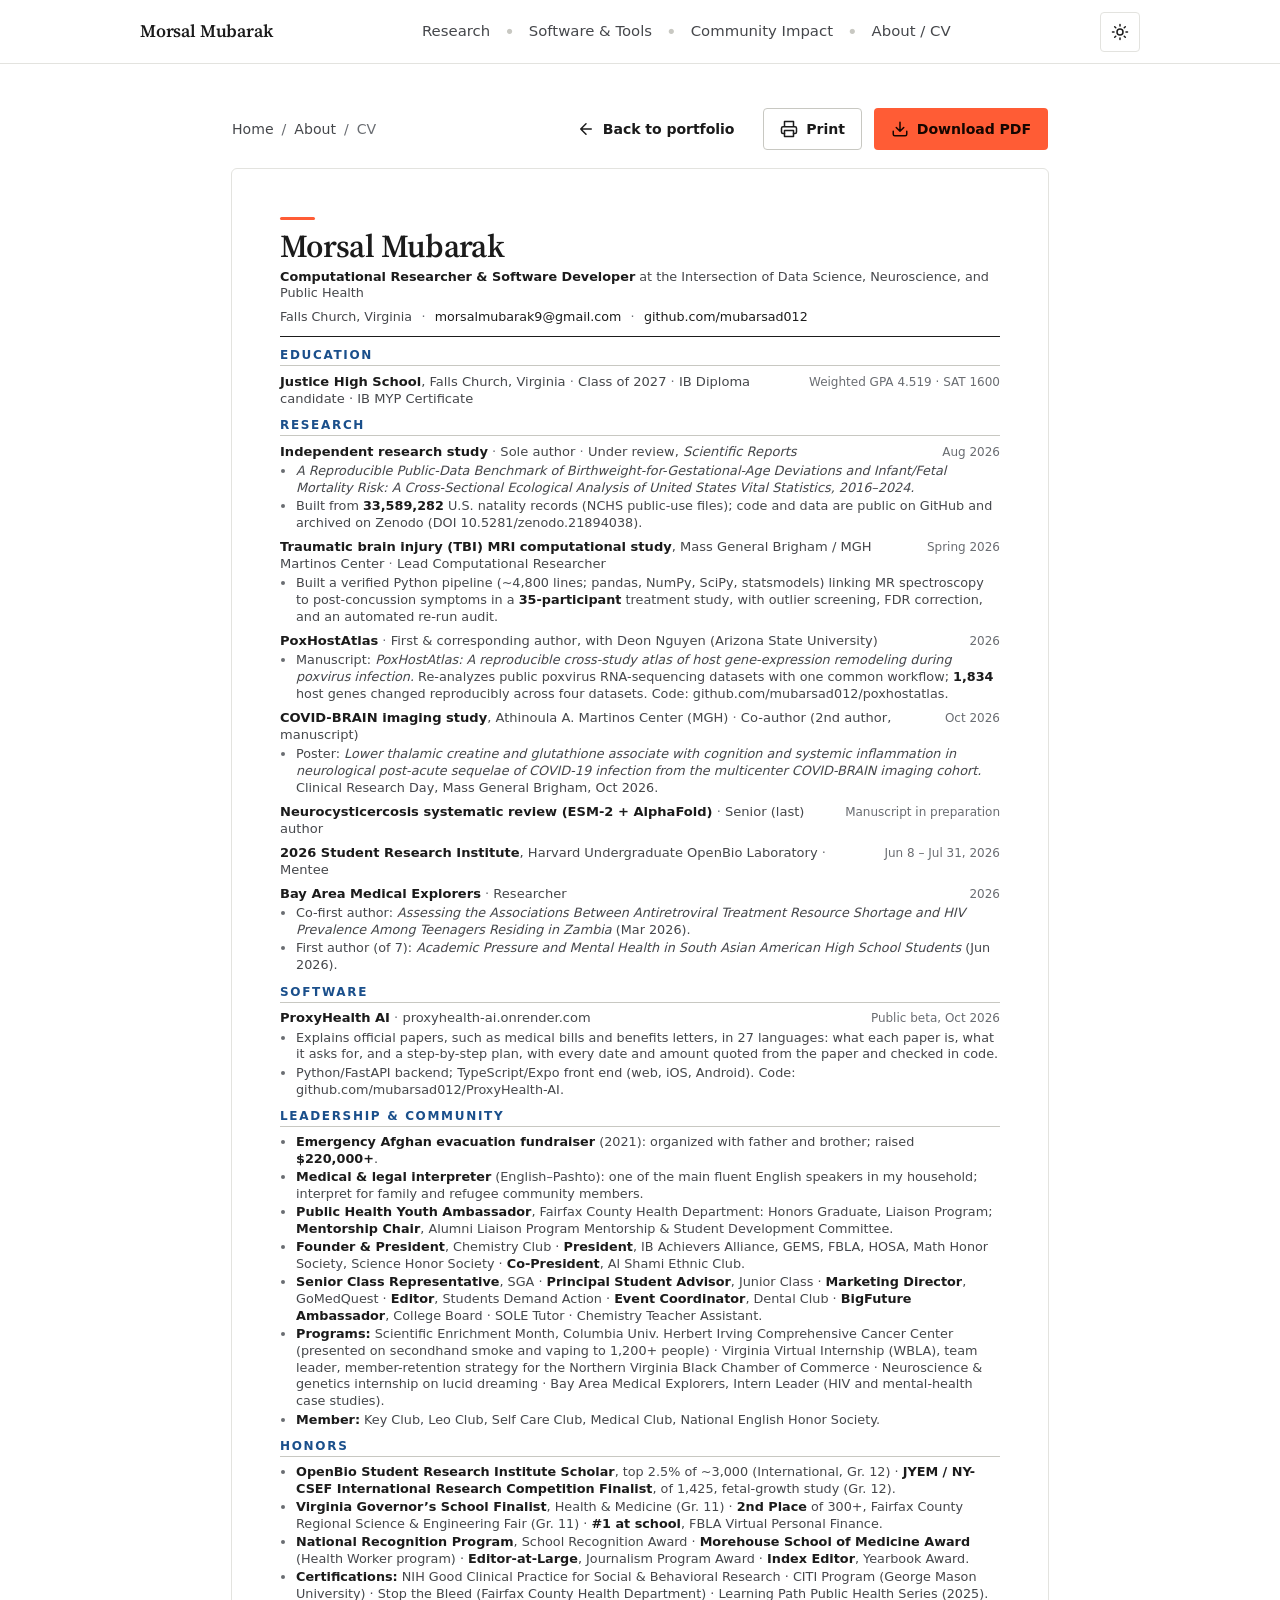
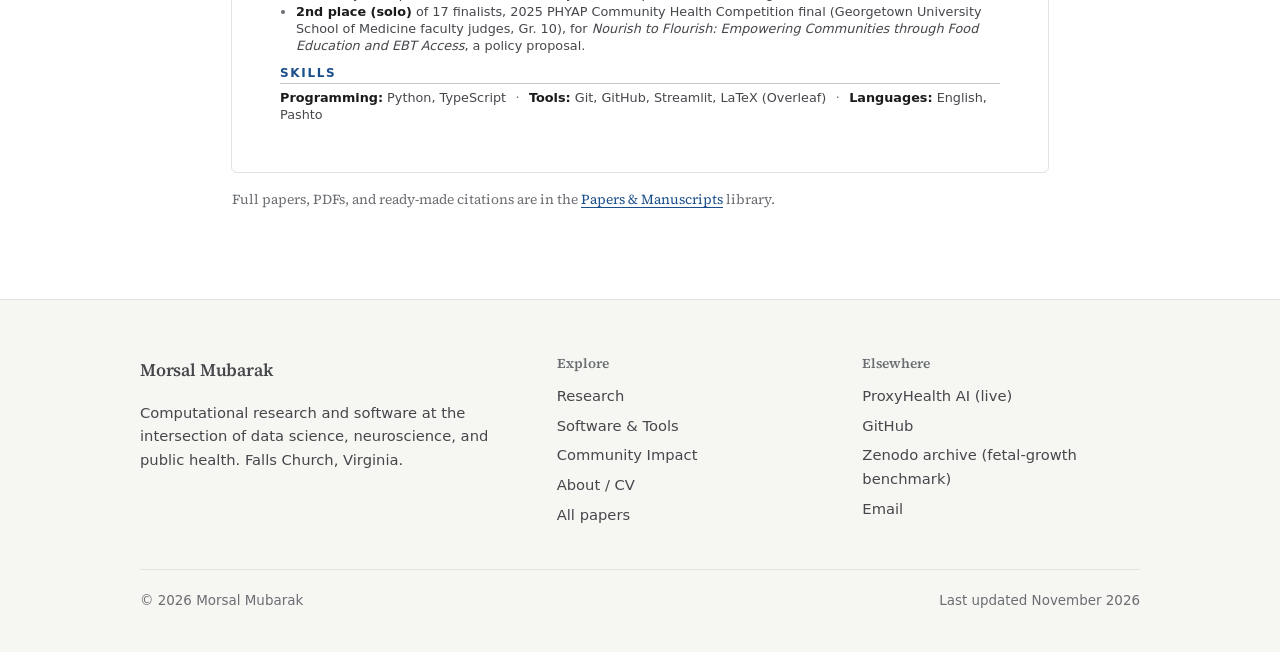
<file: cv/index.html>
<!doctype html>
<html lang="en" class="no-js">
<head>
  <meta charset="utf-8">
  <meta name="viewport" content="width=device-width, initial-scale=1">
  <title>CV | Morsal Mubarak</title>
  <meta name="description" content="CV of Morsal Mubarak: research, software, leadership, honors, and skills.">
  <meta property="og:title" content="CV | Morsal Mubarak">
  <meta property="og:description" content="Research, software, leadership, honors, and skills, with a downloadable PDF.">
  <meta property="og:type" content="profile">
  <meta property="og:image" content="../assets/img/og-card.png">
  <meta name="theme-color" content="#f8f7f3" media="(prefers-color-scheme: light)">
  <meta name="theme-color" content="#0b0f17" media="(prefers-color-scheme: dark)">
  <link rel="icon" href="../assets/img/favicon.svg" type="image/svg+xml">
  <link rel="preconnect" href="https://fonts.googleapis.com">
  <link rel="preconnect" href="https://fonts.gstatic.com" crossorigin>
  <link href="https://fonts.googleapis.com/css2?family=Source+Serif+4:ital,opsz,wght@0,8..60,400;0,8..60,600;0,8..60,700;1,8..60,400&display=swap" rel="stylesheet">
  <link rel="stylesheet" href="../assets/css/site.css">
  <script>try{var t=localStorage.getItem('theme');if(t)document.documentElement.setAttribute('data-theme',t)}catch(e){}</script>
  <style>
    /* ---- CV (page-specific). Screen uses site tokens; print forces a light page. ---- */
    @page { size: Letter; margin: 0.45in; }
    .cv-wrap { padding: clamp(24px, 4vw, 44px) 0 clamp(48px, 7vw, 88px); }
    .cv-toolbar { display: flex; flex-wrap: wrap; gap: 12px 20px; align-items: center; justify-content: space-between; max-width: 8.5in; margin: 0 auto 18px; }
    .cv-toolbar .breadcrumb { margin: 0; }
    .cv-sheet {
      --cv-ink: var(--ink); --cv-ink-2: var(--ink-2); --cv-ink-3: var(--ink-3); --cv-rule: var(--line-strong);
      --cv-accent: var(--accent); --cv-head: var(--brand);
      width: calc(8.5in + 2px); max-width: 100%; min-height: calc(11in + 2px); margin: 0 auto; padding: 0.5in;
      background: var(--surface); color: var(--cv-ink); border: 1px solid var(--line); border-radius: 6px; box-shadow: var(--shadow-lg);
      font: 400 9.6pt/1.31 var(--font-sans); font-feature-settings: "cv11", "ss01";
    }
    .cv-sheet p { margin: 0; }
    .cv-sheet a { color: inherit; text-decoration: none; }
    .cv-sheet a:hover { text-decoration: underline; text-underline-offset: 2px; }
    .cv-sheet i { font-style: italic; }
    .cv-head { padding-bottom: 8pt; border-bottom: 1.25pt solid var(--cv-ink); }
    .cv-head::before { content: ""; display: block; width: 26pt; height: 2.5pt; border-radius: 2pt; background: var(--cv-accent); margin-bottom: 7pt; -webkit-print-color-adjust: exact; print-color-adjust: exact; }
    .cv-sheet h1 { font: 600 24pt/1.05 var(--font-serif); letter-spacing: -0.02em; margin: 0; color: var(--cv-ink); max-width: none; }
    .cv-tagline { margin-top: 4pt !important; font-size: 9.6pt; color: var(--cv-ink-2); }
    .cv-tagline strong { color: var(--cv-ink); font-weight: 600; }
    .cv-contact { display: flex; flex-wrap: wrap; gap: 2pt 0; margin-top: 5pt !important; font-size: 9.5pt; color: var(--cv-ink-2); }
    .cv-contact > span + span::before { content: "·"; margin: 0 7pt; color: var(--cv-ink-3); }
    .cv-contact a { color: var(--cv-ink); font-weight: 500; }
    .cv-sec { margin-top: 9pt; }
    .cv-sec h2 {
      font: 700 9pt/1 var(--font-sans); letter-spacing: .14em; text-transform: uppercase; color: var(--cv-head);
      margin: 0 0 5pt; padding-bottom: 3pt; border-bottom: .75pt solid var(--cv-rule);
    }
    .cv-item + .cv-item { margin-top: 5pt; }
    .cv-row { display: flex; justify-content: space-between; align-items: baseline; gap: 14pt; }
    .cv-what { font-size: 9.8pt; color: var(--cv-ink-2); }
    .cv-what strong { color: var(--cv-ink); font-weight: 600; }
    .cv-what .role::before { content: " · "; color: var(--cv-ink-3); }
    .cv-when { flex: none; font-size: 9pt; color: var(--cv-ink-3); white-space: nowrap; font-variant-numeric: tabular-nums; }
    .cv-pts { margin: 2pt 0 0; padding-left: 12pt; }
    .cv-pts li { margin: 1.2pt 0; color: var(--cv-ink-2); }
    .cv-pts li::marker { color: var(--cv-ink-3); }
    .cv-pts strong { color: var(--cv-ink); font-weight: 600; }
    .cv-skills { color: var(--cv-ink-2); }
    .cv-skills strong { color: var(--cv-ink); font-weight: 600; }
    .cv-skills .dot { color: var(--cv-ink-3); margin: 0 4pt; }
    .cv-note { max-width: 8.5in; margin: 16px auto 0; font-size: .86rem; color: var(--ink-3); }

    @media screen and (max-width: 880px) {
      .cv-sheet { width: 100%; min-height: 0; padding: 26px 20px; border-radius: 14px; font-size: 14.5px; }
      .cv-sheet h1 { font-size: 30px; }
      .cv-tagline, .cv-contact, .cv-what { font-size: 14.5px; }
      .cv-when { font-size: 13px; }
      .cv-sec h2 { font-size: 12.5px; }
    }
    @media screen and (max-width: 560px) {
      .cv-row { flex-direction: column; gap: 0; }
      .cv-contact { flex-direction: column; }
      .cv-contact > span + span::before { content: none; }

    }
    @media print {
      html, body { background: #fff !important; }
      .site-header, .site-footer, .skip-link, .cv-toolbar, .cv-note { display: none !important; }
      .cv-wrap { padding: 0 !important; }
      .cv-wrap > .container { padding: 0 !important; max-width: none !important; }
      .cv-sheet {
        --cv-ink: #0e1726; --cv-ink-2: #39404d; --cv-ink-3: #5d6472; --cv-rule: #cfcabd; --cv-accent: #ff5c35; --cv-head: #1d3a72;
        width: auto; max-width: none; min-height: 0; margin: 0; padding: 0; border: 0; border-radius: 0; box-shadow: none;
        background: #fff; color: var(--cv-ink);
      }
      .cv-sheet a:hover { text-decoration: none; }
      .cv-item, .cv-head { break-inside: avoid; }
      .cv-sheet { line-height: 1.26; }
      .cv-sec { margin-top: 7pt; }
      .cv-item + .cv-item { margin-top: 3.5pt; }
      .cv-pts li { margin: .8pt 0; }
    }
  </style>
</head>
<body>
  <a class="skip-link" href="#main">Skip to content</a>
  <header class="site-header">
    <div class="container">
      <a class="brand-mark" href="../index.html" aria-label="Morsal Mubarak, home"><span class="mono">MM</span><span>Morsal Mubarak</span></a>
      <nav class="nav" id="site-nav" aria-label="Primary">
        <a href="../index.html#research">Research</a><span class="sep" aria-hidden="true">•</span>
        <a href="../index.html#software">Software &amp; Tools</a><span class="sep" aria-hidden="true">•</span>
        <a href="../index.html#community">Community Impact</a><span class="sep" aria-hidden="true">•</span>
        <a href="../index.html#about">About / CV</a>
      </nav>
      <div class="header-actions">
        <button class="icon-btn theme-toggle" type="button" aria-label="Toggle color theme">
          <svg class="sun" viewBox="0 0 24 24" fill="none" stroke="currentColor" stroke-width="2" stroke-linecap="round" stroke-linejoin="round" aria-hidden="true"><circle cx="12" cy="12" r="4"/><path d="M12 2v2M12 20v2M4.93 4.93l1.41 1.41M17.66 17.66l1.41 1.41M2 12h2M20 12h2M6.34 17.66l-1.41 1.41M19.07 4.93l-1.41 1.41"/></svg>
          <svg class="moon" viewBox="0 0 24 24" fill="none" stroke="currentColor" stroke-width="2" stroke-linecap="round" stroke-linejoin="round" aria-hidden="true"><path d="M12 3a6 6 0 0 0 9 9 9 9 0 1 1-9-9Z"/></svg>
        </button>
        <button class="icon-btn menu-btn" type="button" aria-label="Open menu" aria-expanded="false" aria-controls="site-nav">
          <svg viewBox="0 0 24 24" fill="none" stroke="currentColor" stroke-width="2" stroke-linecap="round" aria-hidden="true"><path d="M4 6h16M4 12h16M4 18h16"/></svg>
        </button>
      </div>
    </div>
  </header>

  <main id="main" class="cv-wrap">
    <div class="container">
      <div class="cv-toolbar">
        <nav class="breadcrumb" aria-label="Breadcrumb"><a href="../index.html">Home</a><span aria-hidden="true">/</span><a href="../index.html#about">About</a><span aria-hidden="true">/</span><span aria-current="page">CV</span></nav>
        <div class="btn-row">
          <a class="btn btn-sm btn-ghost" href="../index.html#about">
            <svg viewBox="0 0 24 24" fill="none" stroke="currentColor" stroke-width="2" stroke-linecap="round" stroke-linejoin="round" aria-hidden="true"><path d="M19 12H5M12 19l-7-7 7-7"/></svg>
            Back to portfolio
          </a>
          <button class="btn btn-sm" type="button" id="print-cv">
            <svg viewBox="0 0 24 24" fill="none" stroke="currentColor" stroke-width="2" stroke-linecap="round" stroke-linejoin="round" aria-hidden="true"><path d="M6 9V2h12v7M6 18H4a2 2 0 0 1-2-2v-5a2 2 0 0 1 2-2h16a2 2 0 0 1 2 2v5a2 2 0 0 1-2 2h-2"/><path d="M6 14h12v8H6z"/></svg>
            Print
          </button>
          <a class="btn btn-sm btn-primary" href="Morsal_Mubarak_CV.pdf" download>
            <svg viewBox="0 0 24 24" fill="none" stroke="currentColor" stroke-width="2" stroke-linecap="round" stroke-linejoin="round" aria-hidden="true"><path d="M21 15v4a2 2 0 0 1-2 2H5a2 2 0 0 1-2-2v-4M7 10l5 5 5-5M12 15V3"/></svg>
            Download PDF
          </a>
        </div>
      </div>

      <article class="cv-sheet" aria-labelledby="cv-name">
        <header class="cv-head">
          <h1 id="cv-name">Morsal Mubarak</h1>
          <p class="cv-tagline"><strong>Computational Researcher &amp; Software Developer</strong> at the Intersection of Data Science, Neuroscience, and Public Health</p>
          <p class="cv-contact"><span>Falls Church, Virginia</span><span><a href="mailto:morsalmubarak9@gmail.com">morsalmubarak9@gmail.com</a></span><span><a href="https://github.com/mubarsad012">github.com/mubarsad012</a></span></p>
        </header>

        <section class="cv-sec" aria-labelledby="cv-edu">
          <h2 id="cv-edu">Education</h2>
          <div class="cv-item">
            <div class="cv-row"><p class="cv-what"><strong>Justice High School</strong>, Falls Church, Virginia<span class="role">Class of 2027</span><span class="role">IB Diploma candidate · IB MYP Certificate</span></p><span class="cv-when">Weighted GPA 4.519 · SAT 1600</span></div>
          </div>
        </section>

        <section class="cv-sec" aria-labelledby="cv-res">
          <h2 id="cv-res">Research</h2>
          <div class="cv-item">
            <div class="cv-row"><p class="cv-what"><strong>Independent research study</strong><span class="role">Sole author</span><span class="role">Under review, <i>Scientific Reports</i></span></p><span class="cv-when">Aug 2026</span></div>
            <ul class="cv-pts">
              <li><i>A Reproducible Public-Data Benchmark of Birthweight-for-Gestational-Age Deviations and Infant/Fetal Mortality Risk: A Cross-Sectional Ecological Analysis of United States Vital Statistics, 2016–2024.</i></li>
              <li>Built from <strong>33,589,282</strong> U.S. natality records (NCHS public-use files); code and data are public on GitHub and archived on Zenodo (<a href="https://doi.org/10.5281/zenodo.21894038">DOI 10.5281/zenodo.21894038</a>).</li>
            </ul>
          </div>
          <div class="cv-item">
            <div class="cv-row"><p class="cv-what"><strong>Traumatic brain injury (TBI) MRI computational study</strong>, Mass General Brigham / MGH Martinos Center<span class="role">Lead Computational Researcher</span></p><span class="cv-when">Spring 2026</span></div>
            <ul class="cv-pts">
              <li>Built a verified Python pipeline (~4,800 lines; pandas, NumPy, SciPy, statsmodels) linking MR spectroscopy to post-concussion symptoms in a <strong>35-participant</strong> treatment study, with outlier screening, FDR correction, and an automated re-run audit.</li>
            </ul>
          </div>
          <div class="cv-item">
            <div class="cv-row"><p class="cv-what"><strong>PoxHostAtlas</strong><span class="role">First &amp; corresponding author, with Deon Nguyen (Arizona State University)</span></p><span class="cv-when">2026</span></div>
            <ul class="cv-pts">
              <li>Manuscript: <i>PoxHostAtlas: A reproducible cross-study atlas of host gene-expression remodeling during poxvirus infection.</i> Re-analyzes public poxvirus RNA-sequencing datasets with one common workflow; <strong>1,834</strong> host genes changed reproducibly across four datasets. Code: <a href="https://github.com/mubarsad012/poxhostatlas">github.com/mubarsad012/poxhostatlas</a>.</li>
            </ul>
          </div>
          <div class="cv-item">
            <div class="cv-row"><p class="cv-what"><strong>COVID-BRAIN imaging study</strong>, Athinoula A. Martinos Center (MGH)<span class="role">Co-author (2nd author, manuscript)</span></p><span class="cv-when">Oct 2026</span></div>
            <ul class="cv-pts">
              <li>Poster: <i>Lower thalamic creatine and glutathione associate with cognition and systemic inflammation in neurological post-acute sequelae of COVID-19 infection from the multicenter COVID-BRAIN imaging cohort.</i> Clinical Research Day, Mass General Brigham, Oct 2026.</li>
            </ul>
          </div>
          <div class="cv-item">
            <div class="cv-row"><p class="cv-what"><strong>Neurocysticercosis systematic review (ESM-2 + AlphaFold)</strong><span class="role">Senior (last) author</span></p><span class="cv-when">Manuscript in preparation</span></div>
          </div>
          <div class="cv-item">
            <div class="cv-row"><p class="cv-what"><strong>2026 Student Research Institute</strong>, Harvard Undergraduate OpenBio Laboratory<span class="role">Mentee</span></p><span class="cv-when">Jun 8 – Jul 31, 2026</span></div>
          </div>
          <div class="cv-item">
            <div class="cv-row"><p class="cv-what"><strong>Bay Area Medical Explorers</strong><span class="role">Researcher</span></p><span class="cv-when">2026</span></div>
            <ul class="cv-pts">
              <li>Co-first author: <i>Assessing the Associations Between Antiretroviral Treatment Resource Shortage and HIV Prevalence Among Teenagers Residing in Zambia</i> (Mar 2026).</li>
              <li>First author (of 7): <i>Academic Pressure and Mental Health in South Asian American High School Students</i> (Jun 2026).</li>
            </ul>
          </div>
        </section>

        <section class="cv-sec" aria-labelledby="cv-sw">
          <h2 id="cv-sw">Software</h2>
          <div class="cv-item">
            <div class="cv-row"><p class="cv-what"><strong>ProxyHealth AI</strong><span class="role"><a href="https://proxyhealth-ai.onrender.com/">proxyhealth-ai.onrender.com</a></span></p><span class="cv-when">Public beta, Oct 2026</span></div>
            <ul class="cv-pts">
              <li>Explains official papers, such as medical bills and benefits letters, in 27 languages: what each paper is, what it asks for, and a step-by-step plan, with every date and amount quoted from the paper and checked in code.</li>
              <li>Python/FastAPI backend; TypeScript/Expo front end (web, iOS, Android). Code: <a href="https://github.com/mubarsad012/ProxyHealth-AI">github.com/mubarsad012/ProxyHealth-AI</a>.</li>
            </ul>
          </div>
        </section>

        <section class="cv-sec" aria-labelledby="cv-lead">
          <h2 id="cv-lead">Leadership &amp; Community</h2>
          <ul class="cv-pts">
            <li><strong>Emergency Afghan evacuation fundraiser</strong> (2021): organized with father and brother; raised <strong>$220,000+</strong>.</li>
            <li><strong>Medical &amp; legal interpreter</strong> (English–Pashto): one of the main fluent English speakers in my household; interpret for family and refugee community members.</li>
            <li><strong>Public Health Youth Ambassador</strong>, Fairfax County Health Department: Honors Graduate, Liaison Program; <strong>Mentorship Chair</strong>, Alumni Liaison Program Mentorship &amp; Student Development Committee.</li>
            <li><strong>Founder &amp; President</strong>, Chemistry Club · <strong>President</strong>, IB Achievers Alliance, GEMS, FBLA, HOSA, Math Honor Society, Science Honor Society · <strong>Co-President</strong>, Al Shami Ethnic Club.</li>
            <li><strong>Senior Class Representative</strong>, SGA · <strong>Principal Student Advisor</strong>, Junior Class · <strong>Marketing Director</strong>, GoMedQuest · <strong>Editor</strong>, Students Demand Action · <strong>Event Coordinator</strong>, Dental Club · <strong>BigFuture Ambassador</strong>, College Board · SOLE Tutor · Chemistry Teacher Assistant.</li>
            <li><strong>Programs:</strong> Scientific Enrichment Month, Columbia Univ. Herbert Irving Comprehensive Cancer Center (presented on secondhand smoke and vaping to 1,200+ people) · Virginia Virtual Internship (WBLA), team leader, member-retention strategy for the Northern Virginia Black Chamber of Commerce · Neuroscience &amp; genetics internship on lucid dreaming · Bay Area Medical Explorers, Intern Leader (HIV and mental-health case studies).</li>
            <li><strong>Member:</strong> Key Club, Leo Club, Self Care Club, Medical Club, National English Honor Society.</li>
          </ul>
        </section>

        <section class="cv-sec" aria-labelledby="cv-hon">
          <h2 id="cv-hon">Honors</h2>
          <ul class="cv-pts">
            <li><strong>OpenBio Student Research Institute Scholar</strong>, top 2.5% of ~3,000 (International, Gr. 12) · <strong>JYEM / NY-CSEF International Research Competition Finalist</strong>, of 1,425, fetal-growth study (Gr. 12).</li>
            <li><strong>Virginia Governor&rsquo;s School Finalist</strong>, Health &amp; Medicine (Gr. 11) · <strong>2nd Place</strong> of 300+, Fairfax County Regional Science &amp; Engineering Fair (Gr. 11) · <strong>#1 at school</strong>, FBLA Virtual Personal Finance.</li>
            <li><strong>National Recognition Program</strong>, School Recognition Award · <strong>Morehouse School of Medicine Award</strong> (Health Worker program) · <strong>Editor-at-Large</strong>, Journalism Program Award · <strong>Index Editor</strong>, Yearbook Award.</li>
            <li><strong>Certifications:</strong> NIH Good Clinical Practice for Social &amp; Behavioral Research · CITI Program (George Mason University) · Stop the Bleed (Fairfax County Health Department) · Learning Path Public Health Series (2025).</li>
            <li><strong>2nd place (solo)</strong> of 17 finalists, 2025 PHYAP Community Health Competition final (Georgetown University School of Medicine faculty judges, Gr. 10), for <i>Nourish to Flourish: Empowering Communities through Food Education and EBT Access</i>, a policy proposal.</li>
          </ul>
        </section>

        <section class="cv-sec" aria-labelledby="cv-sk">
          <h2 id="cv-sk">Skills</h2>
          <p class="cv-skills"><strong>Programming:</strong> Python, TypeScript <span class="dot">·</span> <strong>Tools:</strong> Git, GitHub, Streamlit, LaTeX (Overleaf) <span class="dot">·</span> <strong>Languages:</strong> English, Pashto</p>
        </section>
      </article>

      <p class="cv-note">Full papers, PDFs, and ready-made citations are in the <a href="../papers.html">Papers &amp; Manuscripts</a> library.</p>
    </div>
  </main>

  <footer class="site-footer">
    <div class="container">
      <div class="cols">
        <div><a class="brand-mark" href="../index.html"><span class="mono">MM</span><span>Morsal Mubarak</span></a><p class="mt-2">Computational research and software at the intersection of data science, neuroscience, and public health. Falls Church, Virginia.</p></div>
        <div><h4>Explore</h4><ul><li><a href="../index.html#research">Research</a></li><li><a href="../index.html#software">Software &amp; Tools</a></li><li><a href="../index.html#community">Community Impact</a></li><li><a href="../index.html#about">About / CV</a></li><li><a href="../papers.html">All papers</a></li></ul></div>
        <div><h4>Elsewhere</h4><ul><li><a href="https://proxyhealth-ai.onrender.com/" target="_blank" rel="noopener">ProxyHealth AI (live)</a></li><li><a href="https://github.com/mubarsad012" target="_blank" rel="noopener">GitHub</a></li><li><a href="https://doi.org/10.5281/zenodo.21894038" target="_blank" rel="noopener">Zenodo archive (fetal-growth benchmark)</a></li><li><a href="mailto:morsalmubarak9@gmail.com">Email</a></li></ul></div>
      </div>
      <div class="fine"><span>© <span data-year>2026</span> Morsal Mubarak</span><span>Last updated November 2026</span></div>
    </div>
  </footer>

  <script src="../assets/js/site.js"></script>
  <script>
    (function () {
      var b = document.getElementById('print-cv');
      if (b) b.addEventListener('click', function () { window.print(); });
    })();
  </script>
</body>
</html>
</file>
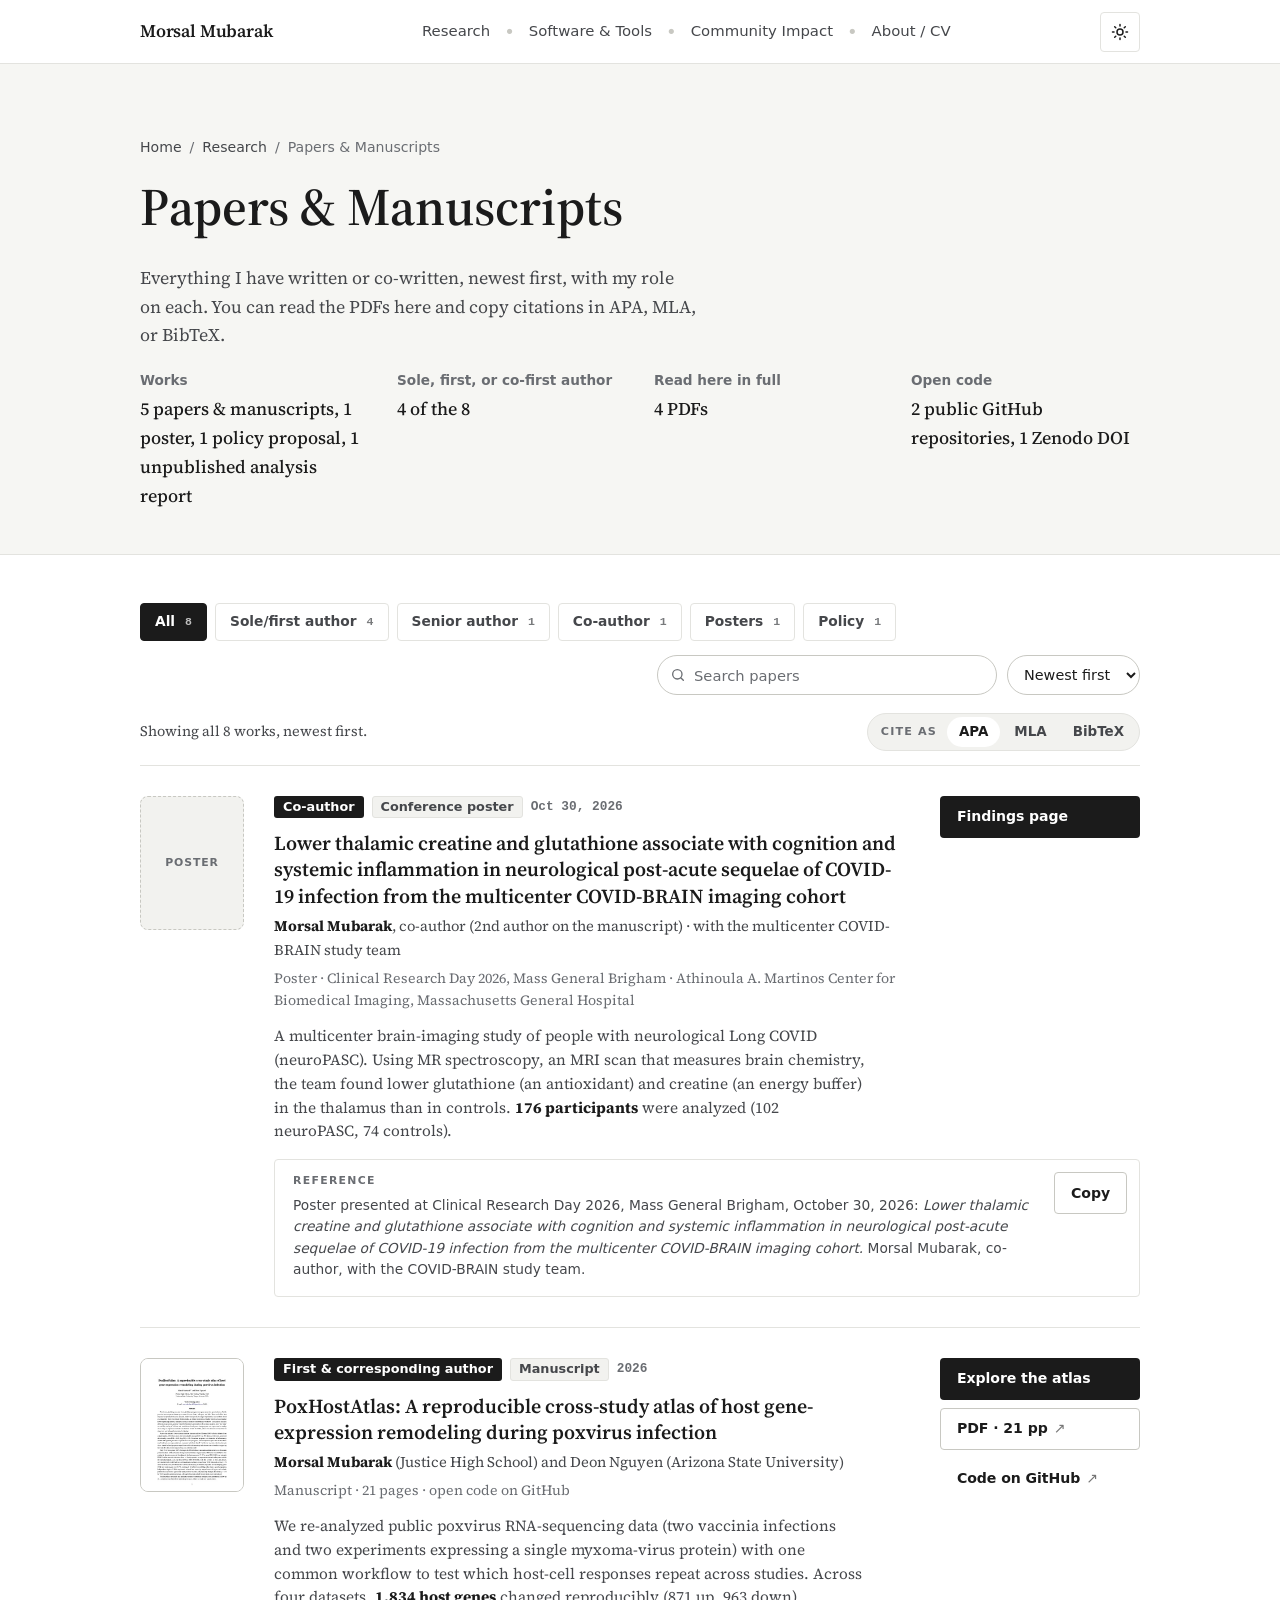
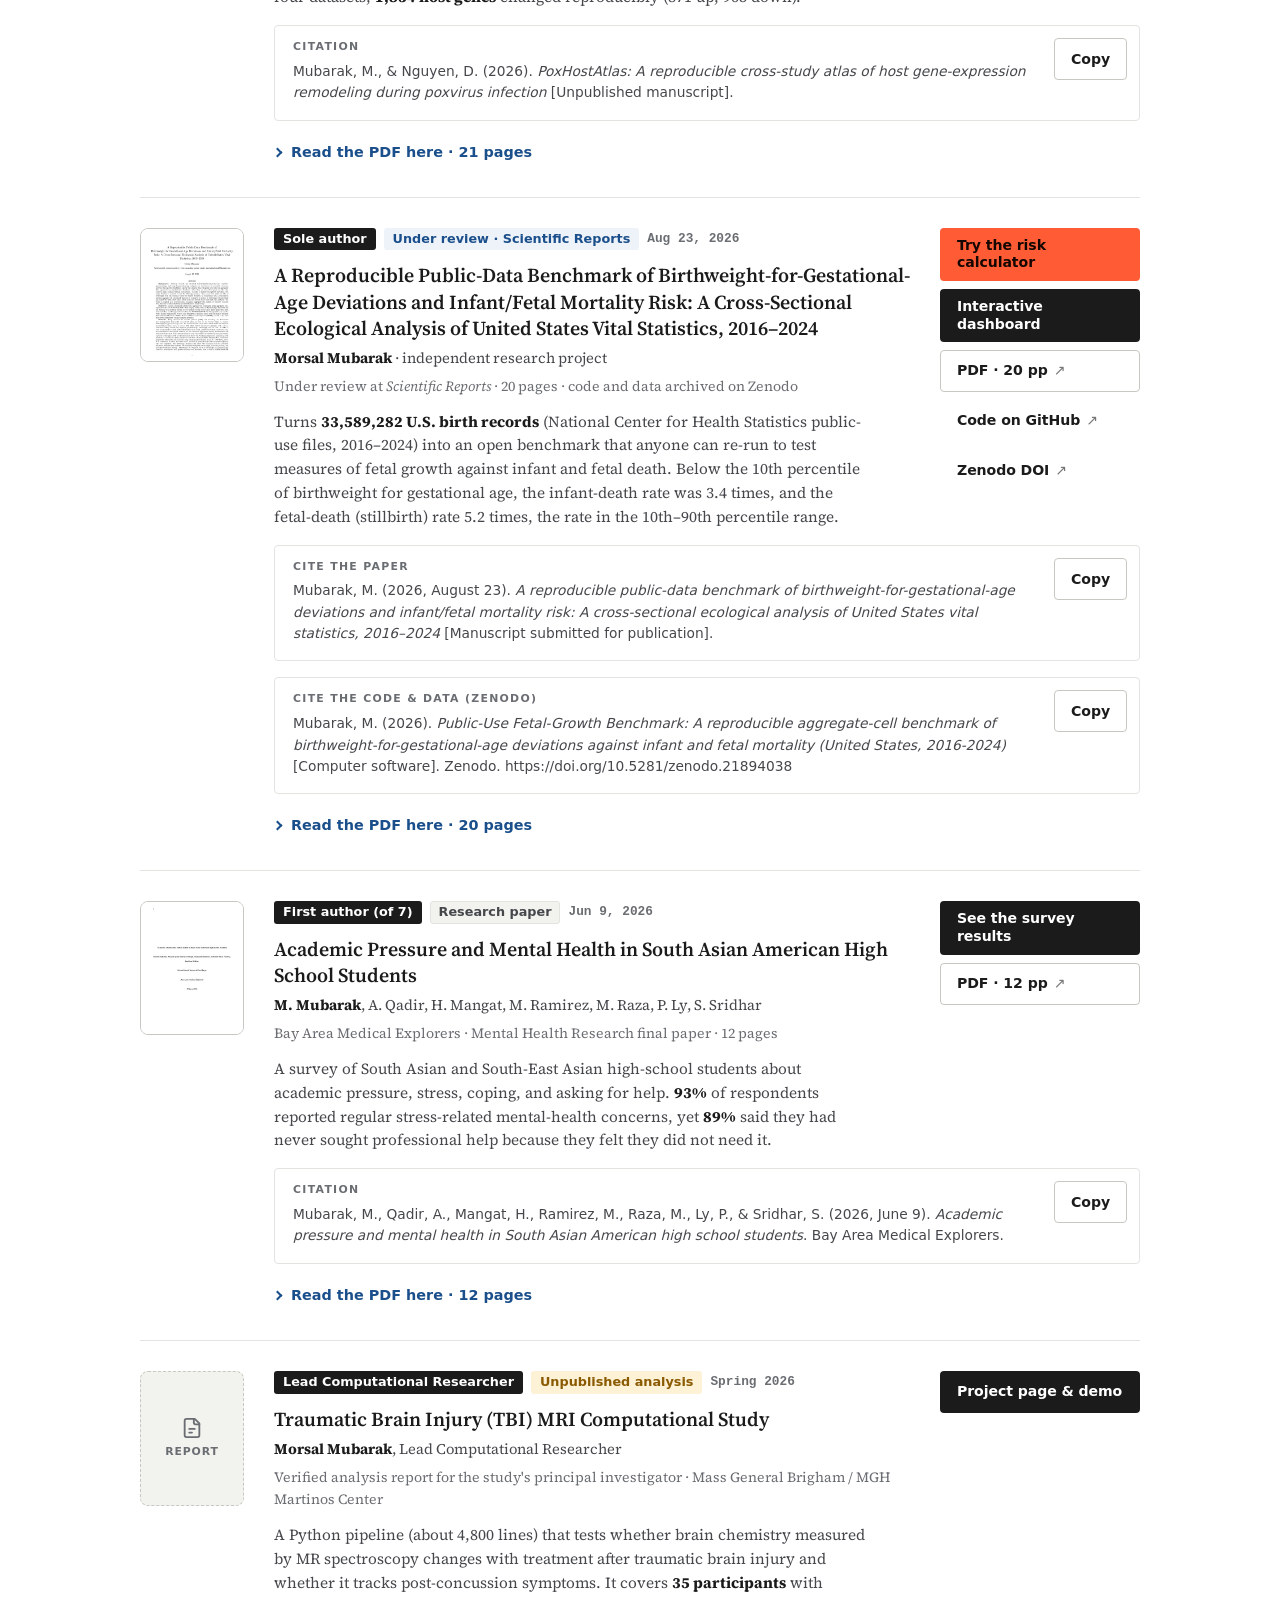
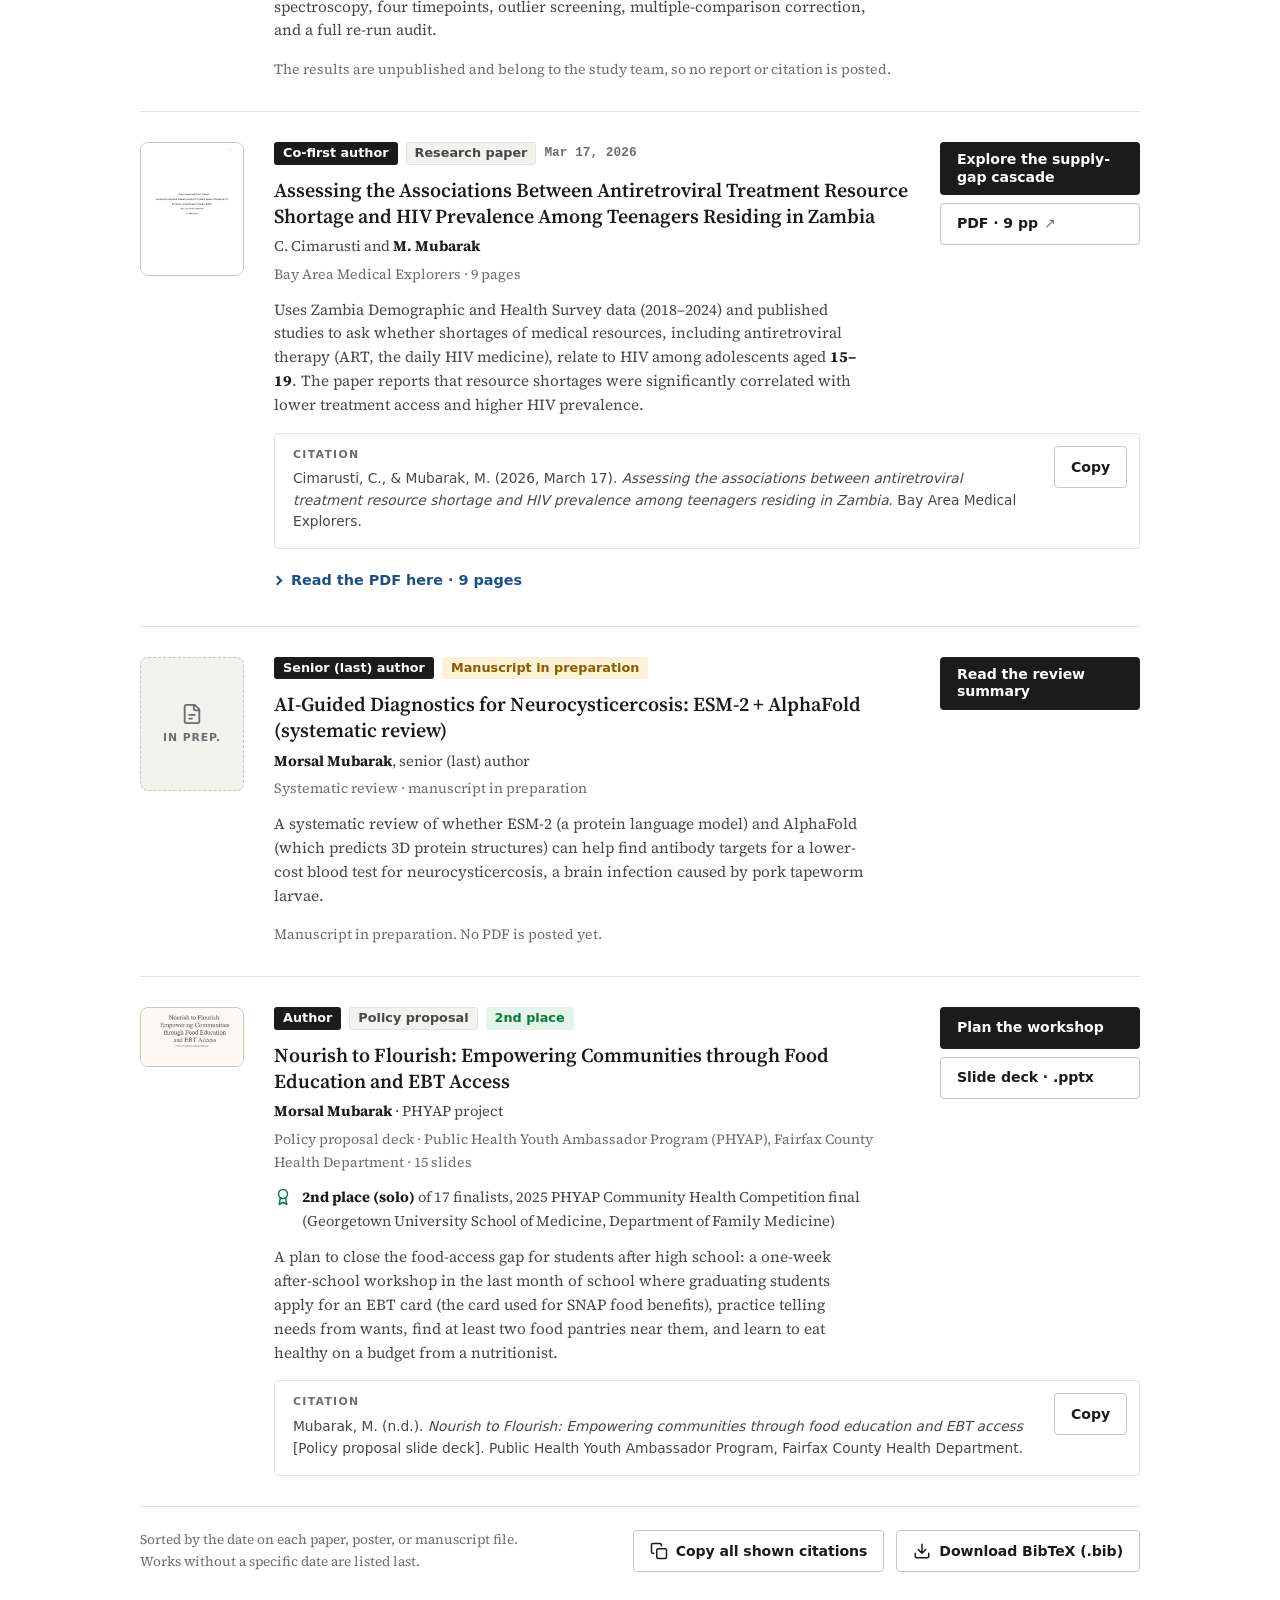
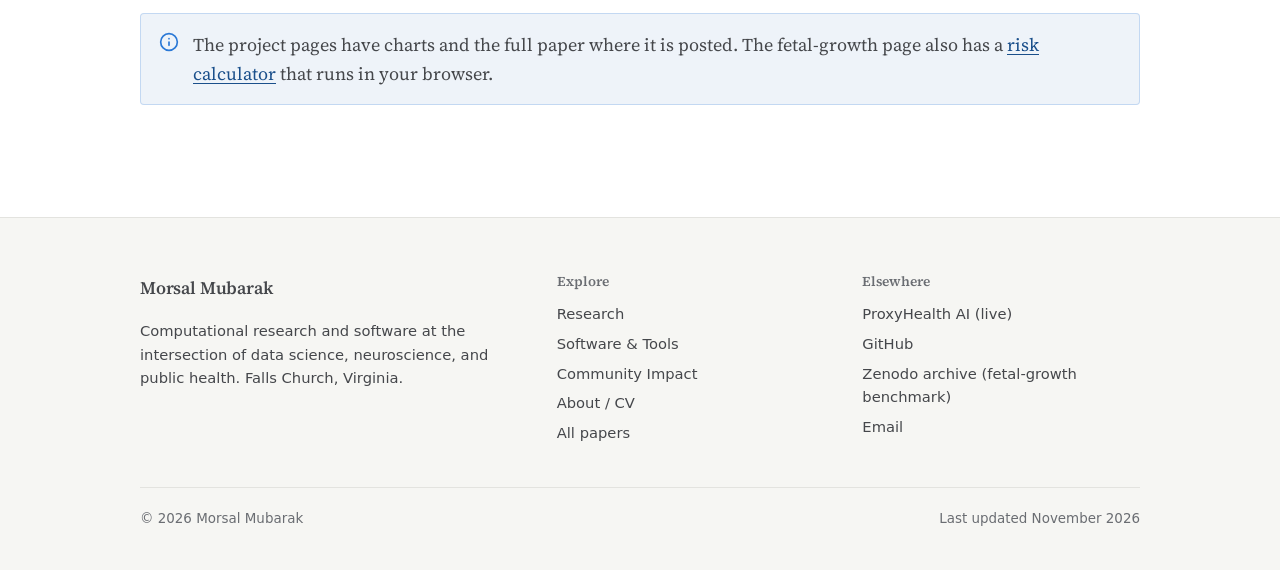
<file: papers.html>
<!doctype html>
<html lang="en" class="no-js">
<head>
  <meta charset="utf-8">
  <meta name="viewport" content="width=device-width, initial-scale=1">
  <title>Papers &amp; Manuscripts | Morsal Mubarak</title>
  <meta name="description" content="Every paper, poster, and policy proposal by Morsal Mubarak, with Morsal's role on each, full PDFs to read, and citations to copy in APA, MLA, or BibTeX.">
  <meta property="og:title" content="Papers &amp; Manuscripts | Morsal Mubarak">
  <meta property="og:description" content="Manuscripts, a conference poster, and a policy proposal in data science, neuroscience, and public health, with full PDFs and ready-made citations.">
  <meta property="og:type" content="website">
  <meta property="og:image" content="assets/img/og-card.png">
  <meta name="theme-color" content="#f8f7f3" media="(prefers-color-scheme: light)">
  <meta name="theme-color" content="#0b0f17" media="(prefers-color-scheme: dark)">
  <link rel="icon" href="assets/img/favicon.svg" type="image/svg+xml">
  <link rel="preconnect" href="https://fonts.googleapis.com">
  <link rel="preconnect" href="https://fonts.gstatic.com" crossorigin>
  <link href="https://fonts.googleapis.com/css2?family=Source+Serif+4:ital,opsz,wght@0,8..60,400;0,8..60,600;0,8..60,700;1,8..60,400&display=swap" rel="stylesheet">
  <link rel="stylesheet" href="assets/css/site.css">
  <script>try{var t=localStorage.getItem('theme');if(t)document.documentElement.setAttribute('data-theme',t)}catch(e){}</script>
  <style>
    /* ---- Paper library (page-specific; tokens only) ---- */
    .lib-toolbar { display: flex; flex-wrap: wrap; gap: 14px 20px; align-items: center; justify-content: space-between; }
    .lib-toolbar .filters { margin: 0; }
    .filters button { display: inline-flex; align-items: center; gap: 6px; min-height: 38px; }
    .filters button:hover { border-color: var(--line-strong); color: var(--ink); }
    .filters button[aria-pressed="true"]:hover { color: var(--bg); }
    .filters .count { font: 600 .72rem/1 var(--font-mono); opacity: .72; }
    .lib-tools { display: flex; flex-wrap: wrap; gap: 10px; align-items: center; flex: 1 1 300px; justify-content: flex-end; }
    .lib-search { position: relative; flex: 1 1 220px; max-width: 340px; }
    .lib-search svg { position: absolute; left: 13px; top: 50%; width: 16px; height: 16px; transform: translateY(-50%); color: var(--ink-3); pointer-events: none; }
    .lib-search input {
      width: 100%; min-height: 40px; padding: 0 14px 0 36px; border-radius: 999px; border: 1px solid var(--line-strong);
      background: var(--surface); color: var(--ink); font: 500 .92rem var(--font-sans);
    }
    .lib-search input::placeholder { color: var(--ink-3); }
    .lib-tools select { width: auto; min-height: 40px; border-radius: 999px; font-size: .9rem; padding: 0 12px; }
    .lib-subbar { display: flex; flex-wrap: wrap; gap: 10px 18px; align-items: center; justify-content: space-between; margin: 18px 0 0; padding: 0 0 14px; }
    .lib-subbar p { margin: 0; font-size: .9rem; color: var(--ink-2); }
    .seg { display: inline-flex; flex-wrap: wrap; align-items: center; gap: 2px; padding: 3px; background: var(--surface-2); border: 1px solid var(--line); border-radius: 999px; }
    .seg .seg-label { font: 600 .7rem/1 var(--font-sans); letter-spacing: .1em; text-transform: uppercase; color: var(--ink-3); padding: 0 8px 0 10px; }
    .seg button { appearance: none; border: 0; background: transparent; color: var(--ink-2); font: 600 .84rem/1 var(--font-sans); padding: 8px 12px; border-radius: 999px; cursor: pointer; }
    .seg button[aria-pressed="true"] { background: var(--surface); color: var(--ink); box-shadow: var(--shadow-sm); }

    .paper-list { list-style: none; margin: 0; padding: 0; border-top: 1px solid var(--line); }
    .paper-list .paper {
      grid-template-columns: 104px minmax(0, 1fr) 200px;
      grid-template-areas: "thumb main actions" "thumb extra extra";
      column-gap: clamp(18px, 2.6vw, 30px); row-gap: 0; padding: 30px 0; margin: 0;
    }
    .paper-list .paper:first-child { border-top: 0; }
    .paper[hidden] { display: none !important; }
    .paper .thumb { grid-area: thumb; align-self: start; }
    .paper .main { grid-area: main; min-width: 0; }
    .paper .actions { grid-area: actions; }
    .paper .extra { grid-area: extra; min-width: 0; }
    .paper .thumb a, .paper .thumb img.zoomable { display: block; border-radius: 8px; overflow: hidden; border: 1px solid var(--line-strong); box-shadow: var(--shadow-sm); transition: transform .2s var(--ease), box-shadow .2s; }
    .paper .thumb a:hover, .paper .thumb img.zoomable:hover { transform: translateY(-2px); box-shadow: var(--shadow); }
    .paper .thumb img { width: 100%; height: auto; }
    .paper .thumb .ph {
      aspect-ratio: 360 / 466; display: grid; place-items: center; text-align: center; padding: 8px; border-radius: 8px;
      background: var(--surface-2); border: 1px dashed var(--line-strong); color: var(--ink-3);
      font: 600 .68rem/1.35 var(--font-sans); letter-spacing: .08em; text-transform: uppercase;
    }
    .paper .thumb .ph svg { width: 22px; height: 22px; display: block; margin: 0 auto 6px; }
    .paper-meta { display: flex; flex-wrap: wrap; gap: 6px 8px; align-items: center; }
    .paper .badge { white-space: normal; }
    .paper .badge.role { background: var(--ink); color: var(--bg); border-color: transparent; }
    .paper .badge.role::before { display: none; }
    .paper .when { font: 600 .8rem/1.3 var(--font-mono); color: var(--ink-3); }
    .paper h3 { font-size: clamp(1.08rem, 1.7vw, 1.24rem); line-height: 1.32; margin: 12px 0 6px; }
    .paper .authors { overflow-wrap: anywhere; }
    .paper .summary { color: var(--ink-2); font-size: .96rem; line-height: 1.55; margin: 12px 0 0; max-width: 74ch; }
    .paper .summary strong { color: var(--ink); }
    .paper .award { display: flex; gap: 10px; align-items: flex-start; margin: 12px 0 0; font-size: .92rem; color: var(--ink-2); }
    .paper .award svg { width: 18px; height: 18px; flex: none; color: var(--good); margin-top: 2px; }
    .paper .award strong { color: var(--ink); }
    .paper .actions { display: flex; flex-direction: column; gap: 8px; align-items: stretch; }
    .paper .actions .btn { justify-content: flex-start; white-space: normal; text-align: left; line-height: 1.25; padding-top: 8px; padding-bottom: 8px; }
    .paper .actions a[target="_blank"]::after { content: "\2197"; font-weight: 500; opacity: .6; margin-left: -2px; }
    .paper .actions .btn svg { width: 16px; height: 16px; }
    .paper .extra .citation { margin-top: 16px; font-size: .86rem; }
    .cite-label { display: block; font: 600 .68rem/1 var(--font-sans); letter-spacing: .12em; text-transform: uppercase; color: var(--ink-3); margin-bottom: 8px; }
    .cite-text { display: block; overflow-wrap: anywhere; }
    .cite-text.is-code { white-space: pre-wrap; font: 500 .78rem/1.55 var(--font-mono); color: var(--ink); }
    .cite-none { margin: 16px 0 0; font-size: .88rem; color: var(--ink-3); }
    details.preview { margin-top: 14px; }
    details.preview > summary {
      display: inline-flex; align-items: center; gap: 10px; cursor: pointer; list-style: none; user-select: none;
      font: 600 .9rem/1.2 var(--font-sans); color: var(--brand); padding: 6px 0;
    }
    details.preview > summary::-webkit-details-marker { display: none; }
    details.preview > summary::before {
      content: ""; width: 7px; height: 7px; border-right: 2px solid currentColor; border-bottom: 2px solid currentColor;
      transform: rotate(-45deg); transition: transform .15s var(--ease);
    }
    details.preview[open] > summary::before { transform: rotate(45deg); }
    details.preview > summary:hover { text-decoration: underline; text-underline-offset: 3px; }
    details.preview .embed, details.preview .figure { margin-top: 10px; }
    .paper.flash { animation: flash 2.4s var(--ease); }
    @keyframes flash { 0%, 40% { background: var(--brand-soft); } 100% { background: transparent; } }
    .lib-empty { padding: 36px 0; text-align: center; color: var(--ink-2); border-bottom: 1px solid var(--line); }
    .lib-empty[hidden] { display: none; }
    .lib-foot { display: flex; flex-wrap: wrap; gap: 14px 24px; justify-content: space-between; align-items: center; margin-top: 22px; }
    .lib-foot .note { margin: 0; font-size: .85rem; color: var(--ink-3); max-width: 60ch; }

    @media (max-width: 900px) {
      .paper-list .paper { grid-template-columns: 88px minmax(0, 1fr); grid-template-areas: "thumb main" "thumb actions" "extra extra"; }
      .paper .actions { flex-direction: row; flex-wrap: wrap; margin-top: 16px; }
      .lib-tools { justify-content: flex-start; }
      .lib-search { max-width: none; }
    }
    @media (max-width: 560px) {
      .paper-list .paper { grid-template-columns: 64px minmax(0, 1fr); grid-template-areas: "thumb main" "actions actions" "extra extra"; column-gap: 14px; padding: 24px 0; }
      .paper .actions .btn { flex: 1 1 auto; justify-content: center; }
      .seg { width: 100%; justify-content: space-between; }
    }
    @media print {
      .lib-toolbar, .lib-subbar .seg, .lib-foot .btn-row, details.preview, .paper .actions { display: none !important; }
    }
  </style>
</head>
<body>
  <a class="skip-link" href="#main">Skip to content</a>

  <header class="site-header">
    <div class="container">
      <a class="brand-mark" href="index.html" aria-label="Morsal Mubarak, home"><span class="mono">MM</span><span>Morsal Mubarak</span></a>
      <nav class="nav" id="site-nav" aria-label="Primary">
        <a href="index.html#research">Research</a><span class="sep" aria-hidden="true">•</span>
        <a href="index.html#software">Software &amp; Tools</a><span class="sep" aria-hidden="true">•</span>
        <a href="index.html#community">Community Impact</a><span class="sep" aria-hidden="true">•</span>
        <a href="index.html#about">About / CV</a>
      </nav>
      <div class="header-actions">
        <button class="icon-btn theme-toggle" type="button" aria-label="Toggle color theme">
          <svg class="sun" viewBox="0 0 24 24" fill="none" stroke="currentColor" stroke-width="2" stroke-linecap="round" stroke-linejoin="round" aria-hidden="true"><circle cx="12" cy="12" r="4"/><path d="M12 2v2M12 20v2M4.93 4.93l1.41 1.41M17.66 17.66l1.41 1.41M2 12h2M20 12h2M6.34 17.66l-1.41 1.41M19.07 4.93l-1.41 1.41"/></svg>
          <svg class="moon" viewBox="0 0 24 24" fill="none" stroke="currentColor" stroke-width="2" stroke-linecap="round" stroke-linejoin="round" aria-hidden="true"><path d="M12 3a6 6 0 0 0 9 9 9 9 0 1 1-9-9Z"/></svg>
        </button>
        <button class="icon-btn menu-btn" type="button" aria-label="Open menu" aria-expanded="false" aria-controls="site-nav">
          <svg viewBox="0 0 24 24" fill="none" stroke="currentColor" stroke-width="2" stroke-linecap="round" aria-hidden="true"><path d="M4 6h16M4 12h16M4 18h16"/></svg>
        </button>
      </div>
    </div>
  </header>

  <main id="main">
    <section class="page-hero">
      <div class="container">
        <nav class="breadcrumb" aria-label="Breadcrumb"><a href="index.html">Home</a><span aria-hidden="true">/</span><a href="index.html#research">Research</a><span aria-hidden="true">/</span><span aria-current="page">Papers &amp; Manuscripts</span></nav>
        <h1>Papers &amp; Manuscripts</h1>
        <p class="lede">Everything I have written or co-written, newest first, with my role on each. You can read the PDFs here and copy citations in APA, MLA, or BibTeX.</p>
        <dl class="facts">
          <div><dt>Works</dt><dd>5 papers &amp; manuscripts, 1 poster, 1 policy proposal, 1 unpublished analysis report</dd></div>
          <div><dt>Sole, first, or co-first author</dt><dd>4 of the 8</dd></div>
          <div><dt>Read here in full</dt><dd>4 PDFs</dd></div>
          <div><dt>Open code</dt><dd>2 public GitHub repositories, 1 Zenodo DOI</dd></div>
        </dl>
      </div>
    </section>

    <div class="section" style="padding-top:clamp(28px,4vw,48px)"><div class="container">
      <div class="lib-toolbar">
        <div class="filters" role="group" aria-label="Filter by role or type">
          <button type="button" data-filter="all" aria-pressed="true">All <span class="count" data-count="all">8</span></button>
          <button type="button" data-filter="first" aria-pressed="false">Sole/first author <span class="count" data-count="first">4</span></button>
          <button type="button" data-filter="senior" aria-pressed="false">Senior author <span class="count" data-count="senior">1</span></button>
          <button type="button" data-filter="coauthor" aria-pressed="false">Co-author <span class="count" data-count="coauthor">1</span></button>
          <button type="button" data-filter="poster" aria-pressed="false">Posters <span class="count" data-count="poster">1</span></button>
          <button type="button" data-filter="policy" aria-pressed="false">Policy <span class="count" data-count="policy">1</span></button>
        </div>
        <div class="lib-tools">
          <div class="lib-search">
            <svg viewBox="0 0 24 24" fill="none" stroke="currentColor" stroke-width="2" stroke-linecap="round" stroke-linejoin="round" aria-hidden="true"><circle cx="11" cy="11" r="7"/><path d="m20 20-3.5-3.5"/></svg>
            <label class="visually-hidden" for="lib-search">Search titles, co-authors, and topics</label>
            <input id="lib-search" type="search" placeholder="Search papers" autocomplete="off">
          </div>
          <label class="visually-hidden" for="lib-sort">Sort order</label>
          <select id="lib-sort">
            <option value="new">Newest first</option>
            <option value="old">Oldest first</option>
          </select>
        </div>
      </div>

      <div class="lib-subbar">
        <p id="lib-status" aria-live="polite">Showing all 8 works, newest first.</p>
        <div class="seg" role="group" aria-label="Citation style">
          <span class="seg-label" aria-hidden="true">Cite as</span>
          <button type="button" data-style="apa" aria-pressed="true">APA</button>
          <button type="button" data-style="mla" aria-pressed="false">MLA</button>
          <button type="button" data-style="bibtex" aria-pressed="false">BibTeX</button>
        </div>
      </div>

      <ol class="paper-list" id="paper-list">

        <!-- 1. COVID-BRAIN poster (Oct 2026) -->
        <li class="paper" id="covid-brain" data-cats="coauthor poster" data-date="2026-10-30" data-order="1" data-keywords="long covid neuropasc mri magnetic resonance spectroscopy brain thalamus glutathione creatine inflammation cognition neuroscience mgh martinos center imaging multicenter">
          <div class="thumb">
            <div class="ph"><span>Poster</span></div>
          </div>
          <div class="main">
            <div class="paper-meta"><span class="badge role">Co-author</span><span class="badge plain">Conference poster</span><span class="when">Oct 30, 2026</span></div>
            <h3><a href="research/covid-brain.html">Lower thalamic creatine and glutathione associate with cognition and systemic inflammation in neurological post-acute sequelae of COVID-19 infection from the multicenter COVID-BRAIN imaging cohort</a></h3>
            <p class="authors"><b>Morsal Mubarak</b>, co-author (2nd author on the manuscript) · with the multicenter COVID-BRAIN study team</p>
            <p class="venue">Poster · Clinical Research Day 2026, Mass General Brigham · Athinoula A. Martinos Center for Biomedical Imaging, Massachusetts General Hospital</p>
            <p class="summary">A multicenter brain-imaging study of people with neurological Long COVID (neuroPASC). Using MR spectroscopy, an MRI scan that measures brain chemistry, the team found lower glutathione (an antioxidant) and creatine (an energy buffer) in the thalamus than in controls. <strong>176 participants</strong> were analyzed (102 neuroPASC, 74 controls).</p>
          </div>
          <div class="actions">
            <a class="btn btn-sm btn-dark" href="research/covid-brain.html">Findings page</a>
          </div>
          <div class="extra">
            <div class="citation">
              <span class="cite-label">Reference</span>
              <span class="cite-text" id="cite-covid" data-cite="covid">Poster presented at Clinical Research Day 2026, Mass General Brigham, October 30, 2026: <i>Lower thalamic creatine and glutathione associate with cognition and systemic inflammation in neurological post-acute sequelae of COVID-19 infection from the multicenter COVID-BRAIN imaging cohort.</i> Morsal Mubarak, co-author, with the COVID-BRAIN study team.</span>
              <button class="btn btn-sm copy-btn" data-copy-target="#cite-covid" type="button"><span class="label">Copy</span></button>
            </div>
          </div>
        </li>

        <!-- 2. PoxHostAtlas (2026; manuscript PDF dated Sep 2026) -->
        <li class="paper" id="poxhostatlas" data-cats="first" data-date="2026-09-29" data-order="2" data-keywords="poxvirus vaccinia myxoma rna-seq rna sequencing gene expression meta-analysis bioinformatics co-expression network machine learning arizona state university deon nguyen">
          <div class="thumb">
            <a href="papers/Mubarak-Nguyen_2026_PoxHostAtlas.pdf" target="_blank" rel="noopener" tabindex="-1" aria-hidden="true"><img src="assets/img/papers/poxhostatlas-p1.jpg" alt="" width="360" height="466" loading="lazy"></a>
          </div>
          <div class="main">
            <div class="paper-meta"><span class="badge role">First &amp; corresponding author</span><span class="badge plain">Manuscript</span><span class="when">2026</span></div>
            <h3><a href="research/poxhostatlas.html">PoxHostAtlas: A reproducible cross-study atlas of host gene-expression remodeling during poxvirus infection</a></h3>
            <p class="authors"><b>Morsal Mubarak</b> (Justice High School) and Deon Nguyen (Arizona State University)</p>
            <p class="venue">Manuscript · 21 pages · open code on GitHub</p>
            <p class="summary">We re-analyzed public poxvirus RNA-sequencing data (two vaccinia infections and two experiments expressing a single myxoma-virus protein) with one common workflow to test which host-cell responses repeat across studies. Across four datasets, <strong>1,834 host genes</strong> changed reproducibly (871 up, 963 down).</p>
          </div>
          <div class="actions">
            <a class="btn btn-sm btn-dark" href="research/poxhostatlas.html">Explore the atlas</a>
            <a class="btn btn-sm" href="papers/Mubarak-Nguyen_2026_PoxHostAtlas.pdf" target="_blank" rel="noopener">PDF · 21 pp</a>
            <a class="btn btn-sm btn-ghost" href="https://github.com/mubarsad012/poxhostatlas" target="_blank" rel="noopener">Code on GitHub</a>
          </div>
          <div class="extra">
            <div class="citation">
              <span class="cite-label">Citation</span>
              <span class="cite-text" id="cite-pox" data-cite="pox">Mubarak, M., &amp; Nguyen, D. (2026). <i>PoxHostAtlas: A reproducible cross-study atlas of host gene-expression remodeling during poxvirus infection</i> [Unpublished manuscript].</span>
              <button class="btn btn-sm copy-btn" data-copy-target="#cite-pox" type="button"><span class="label">Copy</span></button>
            </div>
            <details class="preview" data-pdf="papers/Mubarak-Nguyen_2026_PoxHostAtlas.pdf" data-title="PoxHostAtlas manuscript">
              <summary>Read the PDF here · 21 pages</summary>
              <div class="embed">
                <div class="embed-bar"><span><strong>PoxHostAtlas</strong> · PDF · 21 pages</span><a class="btn btn-sm" href="papers/Mubarak-Nguyen_2026_PoxHostAtlas.pdf" target="_blank" rel="noopener">Open in new tab</a></div>
                <div class="embed-slot"></div>
              </div>
            </details>
          </div>
        </li>

        <!-- 3. Fetal-growth benchmark (Aug 23, 2026) -->
        <li class="paper" id="fetal-growth" data-cats="first" data-date="2026-08-23" data-order="3" data-keywords="birthweight gestational age fetal growth infant mortality fetal death stillbirth nchs cdc vital statistics public-use data reproducible benchmark calculator zenodo scientific reports independent study black white disparity">
          <div class="thumb">
            <a href="papers/Mubarak_2026_Fetal-Growth-Benchmark.pdf" target="_blank" rel="noopener" tabindex="-1" aria-hidden="true"><img src="assets/img/papers/fetal-growth-p1.jpg" alt="" width="360" height="466" loading="lazy"></a>
          </div>
          <div class="main">
            <div class="paper-meta"><span class="badge role">Sole author</span><span class="badge review">Under review · Scientific Reports</span><span class="when">Aug 23, 2026</span></div>
            <h3><a href="research/fetal-growth.html">A Reproducible Public-Data Benchmark of Birthweight-for-Gestational-Age Deviations and Infant/Fetal Mortality Risk: A Cross-Sectional Ecological Analysis of United States Vital Statistics, 2016–2024</a></h3>
            <p class="authors"><b>Morsal Mubarak</b> · independent research project</p>
            <p class="venue">Under review at <i>Scientific Reports</i> · 20 pages · code and data archived on Zenodo</p>
            <p class="summary">Turns <strong>33,589,282 U.S. birth records</strong> (National Center for Health Statistics public-use files, 2016–2024) into an open benchmark that anyone can re-run to test measures of fetal growth against infant and fetal death. Below the 10th percentile of birthweight for gestational age, the infant-death rate was 3.4 times, and the fetal-death (stillbirth) rate 5.2 times, the rate in the 10th–90th percentile range.</p>
          </div>
          <div class="actions">
            <a class="btn btn-sm btn-primary" href="research/fetal-growth.html#calculator">Try the risk calculator</a>
            <a class="btn btn-sm btn-dark" href="research/fetal-growth.html">Interactive dashboard</a>
            <a class="btn btn-sm" href="papers/Mubarak_2026_Fetal-Growth-Benchmark.pdf" target="_blank" rel="noopener">PDF · 20 pp</a>
            <a class="btn btn-sm btn-ghost" href="https://github.com/mubarsad012/public-use-fetal-growth-benchmark" target="_blank" rel="noopener">Code on GitHub</a>
            <a class="btn btn-sm btn-ghost" href="https://doi.org/10.5281/zenodo.21894038" target="_blank" rel="noopener">Zenodo DOI</a>
          </div>
          <div class="extra">
            <div class="citation">
              <span class="cite-label">Cite the paper</span>
              <span class="cite-text" id="cite-fetal" data-cite="fetal">Mubarak, M. (2026, August 23). <i>A reproducible public-data benchmark of birthweight-for-gestational-age deviations and infant/fetal mortality risk: A cross-sectional ecological analysis of United States vital statistics, 2016–2024</i> [Manuscript submitted for publication].</span>
              <button class="btn btn-sm copy-btn" data-copy-target="#cite-fetal" type="button"><span class="label">Copy</span></button>
            </div>
            <div class="citation">
              <span class="cite-label">Cite the code &amp; data (Zenodo)</span>
              <span class="cite-text" id="cite-fetal-code" data-cite="fetal-code">Mubarak, M. (2026). <i>Public-Use Fetal-Growth Benchmark: A reproducible aggregate-cell benchmark of birthweight-for-gestational-age deviations against infant and fetal mortality (United States, 2016-2024)</i> [Computer software]. Zenodo. https://doi.org/10.5281/zenodo.21894038</span>
              <button class="btn btn-sm copy-btn" data-copy-target="#cite-fetal-code" type="button"><span class="label">Copy</span></button>
            </div>
            <details class="preview" data-pdf="papers/Mubarak_2026_Fetal-Growth-Benchmark.pdf" data-title="Fetal-growth benchmark manuscript">
              <summary>Read the PDF here · 20 pages</summary>
              <div class="embed">
                <div class="embed-bar"><span><strong>Fetal-growth benchmark</strong> · PDF · 20 pages</span><a class="btn btn-sm" href="papers/Mubarak_2026_Fetal-Growth-Benchmark.pdf" target="_blank" rel="noopener">Open in new tab</a></div>
                <div class="embed-slot"></div>
              </div>
            </details>
          </div>
        </li>

        <!-- 4. Academic pressure & mental health (Jun 9, 2026) -->
        <li class="paper" id="student-mental-health" data-cats="first" data-date="2026-06-09" data-order="4" data-keywords="survey stress anxiety mental health help-seeking stigma south asian south-east asian high school students bay area medical explorers">
          <div class="thumb">
            <a href="papers/Mubarak-et-al_2026_Academic-Pressure-Mental-Health.pdf" target="_blank" rel="noopener" tabindex="-1" aria-hidden="true"><img src="assets/img/papers/student-mental-health-p1.jpg" alt="" width="360" height="466" loading="lazy"></a>
          </div>
          <div class="main">
            <div class="paper-meta"><span class="badge role">First author (of 7)</span><span class="badge plain">Research paper</span><span class="when">Jun 9, 2026</span></div>
            <h3><a href="research/student-mental-health.html">Academic Pressure and Mental Health in South Asian American High School Students</a></h3>
            <p class="authors"><b>M. Mubarak</b>, A. Qadir, H. Mangat, M. Ramirez, M. Raza, P. Ly, S. Sridhar</p>
            <p class="venue">Bay Area Medical Explorers · Mental Health Research final paper · 12 pages</p>
            <p class="summary">A survey of South Asian and South-East Asian high-school students about academic pressure, stress, coping, and asking for help. <strong>93%</strong> of respondents reported regular stress-related mental-health concerns, yet <strong>89%</strong> said they had never sought professional help because they felt they did not need it.</p>
          </div>
          <div class="actions">
            <a class="btn btn-sm btn-dark" href="research/student-mental-health.html">See the survey results</a>
            <a class="btn btn-sm" href="papers/Mubarak-et-al_2026_Academic-Pressure-Mental-Health.pdf" target="_blank" rel="noopener">PDF · 12 pp</a>
          </div>
          <div class="extra">
            <div class="citation">
              <span class="cite-label">Citation</span>
              <span class="cite-text" id="cite-mh" data-cite="mh">Mubarak, M., Qadir, A., Mangat, H., Ramirez, M., Raza, M., Ly, P., &amp; Sridhar, S. (2026, June 9). <i>Academic pressure and mental health in South Asian American high school students</i>. Bay Area Medical Explorers.</span>
              <button class="btn btn-sm copy-btn" data-copy-target="#cite-mh" type="button"><span class="label">Copy</span></button>
            </div>
            <details class="preview" data-pdf="papers/Mubarak-et-al_2026_Academic-Pressure-Mental-Health.pdf" data-title="Academic pressure and mental health paper">
              <summary>Read the PDF here · 12 pages</summary>
              <div class="embed">
                <div class="embed-bar"><span><strong>Academic pressure &amp; mental health</strong> · PDF · 12 pages</span><a class="btn btn-sm" href="papers/Mubarak-et-al_2026_Academic-Pressure-Mental-Health.pdf" target="_blank" rel="noopener">Open in new tab</a></div>
                <div class="embed-slot"></div>
              </div>
            </details>
          </div>
        </li>

        <!-- TBI MRS analysis (spring 2026; unpublished) -->
        <li class="paper" id="tbi-neuroimaging" data-cats="" data-date="2026-04-16" data-order="5" data-keywords="traumatic brain injury tbi concussion mri magnetic resonance spectroscopy mrs rpq rivermead post-concussion symptoms python pandas numpy scipy statsmodels pipeline statistics outliers mgh martinos mass general brigham">
          <div class="thumb">
            <div class="ph"><span><svg viewBox="0 0 24 24" fill="none" stroke="currentColor" stroke-width="2" stroke-linecap="round" stroke-linejoin="round" aria-hidden="true"><path d="M15 2H6a2 2 0 0 0-2 2v16a2 2 0 0 0 2 2h12a2 2 0 0 0 2-2V7Z"/><path d="M14 2v4a2 2 0 0 0 2 2h4M9 13h6M9 17h3"/></svg>Report</span></div>
          </div>
          <div class="main">
            <div class="paper-meta"><span class="badge role">Lead Computational Researcher</span><span class="badge draft">Unpublished analysis</span><span class="when">Spring 2026</span></div>
            <h3><a href="research/tbi-neuroimaging.html">Traumatic Brain Injury (TBI) MRI Computational Study</a></h3>
            <p class="authors"><b>Morsal Mubarak</b>, Lead Computational Researcher</p>
            <p class="venue">Verified analysis report for the study's principal investigator · Mass General Brigham / MGH Martinos Center</p>
            <p class="summary">A Python pipeline (about 4,800 lines) that tests whether brain chemistry measured by MR spectroscopy changes with treatment after traumatic brain injury and whether it tracks post-concussion symptoms. It covers <strong>35 participants</strong> with spectroscopy, four timepoints, outlier screening, multiple-comparison correction, and a full re-run audit.</p>
          </div>
          <div class="actions">
            <a class="btn btn-sm btn-dark" href="research/tbi-neuroimaging.html">Project page &amp; demo</a>
          </div>
          <div class="extra">
            <p class="cite-none">The results are unpublished and belong to the study team, so no report or citation is posted.</p>
          </div>
        </li>

        <!-- 5. Zambia ART shortages (Mar 17, 2026) -->
        <li class="paper" id="zambia-art" data-cats="first" data-date="2026-03-17" data-order="6" data-keywords="hiv aids antiretroviral therapy art adolescents teenagers zambia demographic and health survey dhs global health sub-saharan africa supply shortage bay area medical explorers">
          <div class="thumb">
            <a href="papers/Cimarusti-Mubarak_2026_Zambia-ART-Shortages.pdf" target="_blank" rel="noopener" tabindex="-1" aria-hidden="true"><img src="assets/img/papers/zambia-art-p1.jpg" alt="" width="360" height="466" loading="lazy"></a>
          </div>
          <div class="main">
            <div class="paper-meta"><span class="badge role">Co-first author</span><span class="badge plain">Research paper</span><span class="when">Mar 17, 2026</span></div>
            <h3><a href="research/zambia-art.html">Assessing the Associations Between Antiretroviral Treatment Resource Shortage and HIV Prevalence Among Teenagers Residing in Zambia</a></h3>
            <p class="authors">C. Cimarusti and <b>M. Mubarak</b></p>
            <p class="venue">Bay Area Medical Explorers · 9 pages</p>
            <p class="summary">Uses Zambia Demographic and Health Survey data (2018–2024) and published studies to ask whether shortages of medical resources, including antiretroviral therapy (ART, the daily HIV medicine), relate to HIV among adolescents aged <strong>15–19</strong>. The paper reports that resource shortages were significantly correlated with lower treatment access and higher HIV prevalence.</p>
          </div>
          <div class="actions">
            <a class="btn btn-sm btn-dark" href="research/zambia-art.html">Explore the supply-gap cascade</a>
            <a class="btn btn-sm" href="papers/Cimarusti-Mubarak_2026_Zambia-ART-Shortages.pdf" target="_blank" rel="noopener">PDF · 9 pp</a>
          </div>
          <div class="extra">
            <div class="citation">
              <span class="cite-label">Citation</span>
              <span class="cite-text" id="cite-zambia" data-cite="zambia">Cimarusti, C., &amp; Mubarak, M. (2026, March 17). <i>Assessing the associations between antiretroviral treatment resource shortage and HIV prevalence among teenagers residing in Zambia</i>. Bay Area Medical Explorers.</span>
              <button class="btn btn-sm copy-btn" data-copy-target="#cite-zambia" type="button"><span class="label">Copy</span></button>
            </div>
            <details class="preview" data-pdf="papers/Cimarusti-Mubarak_2026_Zambia-ART-Shortages.pdf" data-title="Zambia ART shortages paper">
              <summary>Read the PDF here · 9 pages</summary>
              <div class="embed">
                <div class="embed-bar"><span><strong>ART shortages in Zambia</strong> · PDF · 9 pages</span><a class="btn btn-sm" href="papers/Cimarusti-Mubarak_2026_Zambia-ART-Shortages.pdf" target="_blank" rel="noopener">Open in new tab</a></div>
                <div class="embed-slot"></div>
              </div>
            </details>
          </div>
        </li>

        <!-- 6. Neurocysticercosis systematic review (in preparation; undated) -->
        <li class="paper" id="neurocysticercosis" data-cats="senior" data-date="" data-order="7" data-keywords="neurocysticercosis epilepsy parasite tapeworm protein language model esm-2 esm2 alphafold protein structure antibody diagnostics blood test systematic review ai">
          <div class="thumb">
            <div class="ph"><span><svg viewBox="0 0 24 24" fill="none" stroke="currentColor" stroke-width="2" stroke-linecap="round" stroke-linejoin="round" aria-hidden="true"><path d="M15 2H6a2 2 0 0 0-2 2v16a2 2 0 0 0 2 2h12a2 2 0 0 0 2-2V7Z"/><path d="M14 2v4a2 2 0 0 0 2 2h4M9 13h6M9 17h3"/></svg>In prep.</span></div>
          </div>
          <div class="main">
            <div class="paper-meta"><span class="badge role">Senior (last) author</span><span class="badge draft">Manuscript in preparation</span></div>
            <h3><a href="research/neurocysticercosis.html">AI-Guided Diagnostics for Neurocysticercosis: ESM-2 + AlphaFold (systematic review)</a></h3>
            <p class="authors"><b>Morsal Mubarak</b>, senior (last) author</p>
            <p class="venue">Systematic review · manuscript in preparation</p>
            <p class="summary">A systematic review of whether ESM-2 (a protein language model) and AlphaFold (which predicts 3D protein structures) can help find antibody targets for a lower-cost blood test for neurocysticercosis, a brain infection caused by pork tapeworm larvae.</p>
          </div>
          <div class="actions">
            <a class="btn btn-sm btn-dark" href="research/neurocysticercosis.html">Read the review summary</a>
          </div>
          <div class="extra">
            <p class="cite-none">Manuscript in preparation. No PDF is posted yet.</p>
          </div>
        </li>

        <!-- 7. Nourish to Flourish (policy proposal; date not listed) -->
        <li class="paper" id="ebt-proposal" data-cats="policy" data-date="" data-order="8" data-keywords="ebt snap food insecurity food access nutrition workshop pantry budget policy proposal phyap public health youth ambassador fairfax county health department georgetown university school of medicine family medicine competition">
          <div class="thumb">
            <a href="community/ebt-proposal.html" tabindex="-1" aria-hidden="true"><img src="assets/img/papers/ebt-proposal-slide1.jpg" alt="" width="360" height="203" loading="lazy"></a>
          </div>
          <div class="main">
            <div class="paper-meta"><span class="badge role">Author</span><span class="badge plain">Policy proposal</span><span class="badge live">2nd place</span></div>
            <h3><a href="community/ebt-proposal.html">Nourish to Flourish: Empowering Communities through Food Education and EBT Access</a></h3>
            <p class="authors"><b>Morsal Mubarak</b> · PHYAP project</p>
            <p class="venue">Policy proposal deck · Public Health Youth Ambassador Program (PHYAP), Fairfax County Health Department · 15 slides</p>
            <p class="award"><svg viewBox="0 0 24 24" fill="none" stroke="currentColor" stroke-width="2" stroke-linecap="round" stroke-linejoin="round" aria-hidden="true"><circle cx="12" cy="8" r="6"/><path d="M15.48 12.89 17 22l-5-3-5 3 1.52-9.11"/></svg><span><strong>2nd place (solo)</strong> of 17 finalists, 2025 PHYAP Community Health Competition final (Georgetown University School of Medicine, Department of Family Medicine)</span></p>
            <p class="summary">A plan to close the food-access gap for students after high school: a one-week after-school workshop in the last month of school where graduating students apply for an EBT card (the card used for SNAP food benefits), practice telling needs from wants, find at least two food pantries near them, and learn to eat healthy on a budget from a nutritionist.</p>
          </div>
          <div class="actions">
            <a class="btn btn-sm btn-dark" href="community/ebt-proposal.html">Plan the workshop</a>
            <a class="btn btn-sm" href="papers/Mubarak_Nourish-to-Flourish_EBT-Proposal.pptx" download>Slide deck · .pptx</a>
          </div>
          <div class="extra">
            <div class="citation">
              <span class="cite-label">Citation</span>
              <span class="cite-text" id="cite-ebt" data-cite="ebt">Mubarak, M. (n.d.). <i>Nourish to Flourish: Empowering communities through food education and EBT access</i> [Policy proposal slide deck]. Public Health Youth Ambassador Program, Fairfax County Health Department.</span>
              <button class="btn btn-sm copy-btn" data-copy-target="#cite-ebt" type="button"><span class="label">Copy</span></button>
            </div>
          </div>
        </li>
      </ol>

      <div class="lib-empty" id="lib-empty" hidden>
        <p>No works match that search.</p>
        <button class="btn btn-sm" type="button" id="lib-reset">Show all works</button>
      </div>

      <div class="lib-foot">
        <p class="note">Sorted by the date on each paper, poster, or manuscript file. Works without a specific date are listed last.</p>
        <div class="btn-row">
          <button class="btn btn-sm" type="button" id="copy-all"><svg viewBox="0 0 24 24" fill="none" stroke="currentColor" stroke-width="2" stroke-linecap="round" stroke-linejoin="round" aria-hidden="true"><rect x="9" y="9" width="13" height="13" rx="2"/><path d="M5 15H4a2 2 0 0 1-2-2V4a2 2 0 0 1 2-2h9a2 2 0 0 1 2 2v1"/></svg><span class="label">Copy all shown citations</span></button>
          <button class="btn btn-sm" type="button" id="download-bib"><svg viewBox="0 0 24 24" fill="none" stroke="currentColor" stroke-width="2" stroke-linecap="round" stroke-linejoin="round" aria-hidden="true"><path d="M21 15v4a2 2 0 0 1-2 2H5a2 2 0 0 1-2-2v-4M7 10l5 5 5-5M12 15V3"/></svg>Download BibTeX (.bib)</button>
        </div>
      </div>

      <div class="callout mt-4">
        <svg viewBox="0 0 24 24" fill="none" stroke="currentColor" stroke-width="2" stroke-linecap="round" stroke-linejoin="round" aria-hidden="true"><circle cx="12" cy="12" r="10"/><path d="M12 16v-4M12 8h.01"/></svg>
        <p>The project pages have charts and the full paper where it is posted. The fetal-growth page also has a <a href="research/fetal-growth.html#calculator">risk calculator</a> that runs in your browser.</p>
      </div>
    </div></div>
  </main>

  <footer class="site-footer">
    <div class="container">
      <div class="cols">
        <div>
          <a class="brand-mark" href="index.html"><span class="mono">MM</span><span>Morsal Mubarak</span></a>
          <p class="mt-2">Computational research and software at the intersection of data science, neuroscience, and public health. Falls Church, Virginia.</p>
        </div>
        <div>
          <h4>Explore</h4>
          <ul>
            <li><a href="index.html#research">Research</a></li>
            <li><a href="index.html#software">Software &amp; Tools</a></li>
            <li><a href="index.html#community">Community Impact</a></li>
            <li><a href="index.html#about">About / CV</a></li>
            <li><a href="papers.html" aria-current="page">All papers</a></li>
          </ul>
        </div>
        <div>
          <h4>Elsewhere</h4>
          <ul>
            <li><a href="https://proxyhealth-ai.onrender.com/" target="_blank" rel="noopener">ProxyHealth AI (live)</a></li>
            <li><a href="https://github.com/mubarsad012" target="_blank" rel="noopener">GitHub</a></li>
            <li><a href="https://doi.org/10.5281/zenodo.21894038" target="_blank" rel="noopener">Zenodo archive (fetal-growth benchmark)</a></li>
            <li><a href="mailto:morsalmubarak9@gmail.com">Email</a></li>
          </ul>
        </div>
      </div>
      <div class="fine"><span>© <span data-year>2026</span> Morsal Mubarak</span><span>Last updated November 2026</span></div>
    </div>
  </footer>

  <script src="assets/js/site.js"></script>
  <script>
  (function () {
    'use strict';
    var list = document.getElementById('paper-list');
    if (!list) return;
    var items = Array.prototype.slice.call(list.querySelectorAll('.paper'));
    var filterBtns = Array.prototype.slice.call(document.querySelectorAll('[data-filter]'));
    var styleBtns = Array.prototype.slice.call(document.querySelectorAll('[data-style]'));
    var search = document.getElementById('lib-search');
    var sortSel = document.getElementById('lib-sort');
    var statusEl = document.getElementById('lib-status');
    var empty = document.getElementById('lib-empty');
    var NAMES = { all: '', first: 'sole/first author', senior: 'senior author', coauthor: 'co-author', poster: 'posters', policy: 'policy' };
    var state = { filter: 'all', q: '', sort: 'new', style: 'apa' };
    var store = {
      get: function (k) { try { return localStorage.getItem(k); } catch (e) { return null; } },
      set: function (k, v) { try { localStorage.setItem(k, v); } catch (e) { /* storage unavailable */ } }
    };

    /* Citation text in the other styles. APA is the text already in the page. */
    var CITES = {
      'covid': {
        mla: 'Poster presented at Clinical Research Day 2026, Mass General Brigham, October 30, 2026: Lower thalamic creatine and glutathione associate with cognition and systemic inflammation in neurological post-acute sequelae of COVID-19 infection from the multicenter COVID-BRAIN imaging cohort. Morsal Mubarak, co-author, with the COVID-BRAIN study team.',
        bibtex: '@misc{covidbrain2026poster,\n  title        = {Lower thalamic creatine and glutathione associate with cognition and systemic inflammation in neurological post-acute sequelae of {COVID-19} infection from the multicenter {COVID-BRAIN} imaging cohort},\n  howpublished = {Poster presented at Clinical Research Day 2026, Mass General Brigham},\n  year         = {2026},\n  month        = oct,\n  note         = {October 30, 2026. Morsal Mubarak, co-author, with the COVID-BRAIN study team}\n}'
      },
      'pox': {
        mla: 'Mubarak, Morsal, and Deon Nguyen. “PoxHostAtlas: A Reproducible Cross-Study Atlas of Host Gene-Expression Remodeling during Poxvirus Infection.” 2026. Unpublished manuscript.',
        bibtex: '@unpublished{mubarak2026poxhostatlas,\n  author = {Mubarak, Morsal and Nguyen, Deon},\n  title  = {{PoxHostAtlas}: A reproducible cross-study atlas of host gene-expression remodeling during poxvirus infection},\n  year   = {2026},\n  note   = {Unpublished manuscript. Code: https://github.com/mubarsad012/poxhostatlas}\n}'
      },
      'fetal': {
        mla: 'Mubarak, Morsal. “A Reproducible Public-Data Benchmark of Birthweight-for-Gestational-Age Deviations and Infant/Fetal Mortality Risk: A Cross-Sectional Ecological Analysis of United States Vital Statistics, 2016–2024.” 23 Aug. 2026. Manuscript submitted for publication.',
        bibtex: '@unpublished{mubarak2026benchmark,\n  author = {Mubarak, Morsal},\n  title  = {A Reproducible Public-Data Benchmark of Birthweight-for-Gestational-Age Deviations and Infant/Fetal Mortality Risk: A Cross-Sectional Ecological Analysis of {United States} Vital Statistics, 2016--2024},\n  year   = {2026},\n  month  = aug,\n  note   = {Manuscript submitted for publication}\n}'
      },
      'fetal-code': {
        mla: 'Mubarak, Morsal. <i>Public-Use Fetal-Growth Benchmark: A Reproducible Aggregate-Cell Benchmark of Birthweight-for-Gestational-Age Deviations against Infant and Fetal Mortality (United States, 2016-2024)</i>. Zenodo, 2026, https://doi.org/10.5281/zenodo.21894038.',
        bibtex: '@software{mubarak2026benchmark_code,\n  author    = {Mubarak, Morsal},\n  title     = {Public-Use Fetal-Growth Benchmark: a reproducible aggregate-cell benchmark of birthweight-for-gestational-age deviations against infant and fetal mortality ({United States}, 2016-2024)},\n  year      = {2026},\n  publisher = {Zenodo},\n  doi       = {10.5281/zenodo.21894038},\n  url       = {https://doi.org/10.5281/zenodo.21894038}\n}'
      },
      'mh': {
        mla: 'Mubarak, Morsal, et al. <i>Academic Pressure and Mental Health in South Asian American High School Students</i>. Bay Area Medical Explorers, 9 June 2026.',
        bibtex: '@misc{mubarak2026academic,\n  author       = {Mubarak, Morsal and Qadir, A. and Mangat, H. and Ramirez, M. and Raza, M. and Ly, P. and Sridhar, S.},\n  title        = {Academic Pressure and Mental Health in {South Asian American} High School Students},\n  howpublished = {Bay Area Medical Explorers},\n  year         = {2026},\n  month        = jun,\n  note         = {June 9, 2026}\n}'
      },
      'zambia': {
        mla: 'Cimarusti, C., and Morsal Mubarak. <i>Assessing the Associations between Antiretroviral Treatment Resource Shortage and HIV Prevalence among Teenagers Residing in Zambia</i>. Bay Area Medical Explorers, 17 Mar. 2026.',
        bibtex: '@misc{cimarusti2026zambia,\n  author       = {Cimarusti, C. and Mubarak, Morsal},\n  title        = {Assessing the Associations Between Antiretroviral Treatment Resource Shortage and {HIV} Prevalence Among Teenagers Residing in {Zambia}},\n  howpublished = {Bay Area Medical Explorers},\n  year         = {2026},\n  month        = mar,\n  note         = {March 17, 2026}\n}'
      },
      'ebt': {
        mla: 'Mubarak, Morsal. <i>Nourish to Flourish: Empowering Communities through Food Education and EBT Access</i>. Public Health Youth Ambassador Program, Fairfax County Health Department. Slide presentation.',
        bibtex: '@misc{mubarak_nourish,\n  author       = {Mubarak, Morsal},\n  title        = {Nourish to Flourish: Empowering Communities through Food Education and {EBT} Access},\n  howpublished = {Policy proposal slide deck, Public Health Youth Ambassador Program (PHYAP), Fairfax County Health Department}\n}'
      }
    };
    var citeEls = Array.prototype.slice.call(document.querySelectorAll('[data-cite]'));
    citeEls.forEach(function (el) { var c = CITES[el.getAttribute('data-cite')]; if (c) c.apa = el.innerHTML; });

    /* Search index: title, authors, venue, summary, plus topic keywords */
    items.forEach(function (li) {
      var parts = ['h3', '.authors', '.venue', '.summary', '.award', '.paper-meta'].map(function (s) {
        var n = li.querySelector(s); return n ? n.textContent : '';
      });
      parts.push(li.getAttribute('data-keywords') || '');
      li._text = parts.join(' ').toLowerCase().replace(/\s+/g, ' ');
    });

    /* Live counts on the filter buttons */
    function countFor(f) { return items.filter(function (li) { return f === 'all' || (' ' + li.getAttribute('data-cats') + ' ').indexOf(' ' + f + ' ') !== -1; }).length; }
    document.querySelectorAll('[data-count]').forEach(function (el) { el.textContent = countFor(el.getAttribute('data-count')); });

    function matches(li) {
      var cats = ' ' + (li.getAttribute('data-cats') || '') + ' ';
      if (state.filter !== 'all' && cats.indexOf(' ' + state.filter + ' ') === -1) return false;
      var q = state.q.trim().toLowerCase();
      if (!q) return true;
      return q.split(/\s+/).every(function (w) { return li._text.indexOf(w) !== -1; });
    }

    function apply(opts) {
      opts = opts || {};
      var shown = 0;
      items.forEach(function (li) { var on = matches(li); li.hidden = !on; if (on) shown++; });
      var sorted = items.slice().sort(function (a, b) {
        var da = a.getAttribute('data-date'), db = b.getAttribute('data-date');
        if (!da && !db) return (+a.getAttribute('data-order')) - (+b.getAttribute('data-order'));
        if (!da) return 1;
        if (!db) return -1;
        return state.sort === 'old' ? da.localeCompare(db) : db.localeCompare(da);
      });
      sorted.forEach(function (li) { list.appendChild(li); });
      filterBtns.forEach(function (b) { b.setAttribute('aria-pressed', String(b.getAttribute('data-filter') === state.filter)); });

      var total = items.length;
      var order = state.sort === 'old' ? 'oldest first' : 'newest first';
      var msg;
      if (shown === total) msg = 'Showing all ' + total + ' works, ' + order + '.';
      else {
        msg = 'Showing ' + shown + ' of ' + total + ' works';
        if (state.filter !== 'all') msg += ' · ' + NAMES[state.filter];
        if (state.q.trim()) msg += ' · matching “' + state.q.trim() + '”';
        msg += shown ? ', ' + order + '.' : '.';
      }
      statusEl.textContent = msg;
      empty.hidden = shown !== 0;

      if (!opts.keepHash) {
        var h = state.filter !== 'all' ? '#filter=' + state.filter : '';
        try { history.replaceState(null, '', location.pathname + location.search + h); } catch (e) { /* file:// or sandbox */ }
      }
    }

    filterBtns.forEach(function (b) {
      b.addEventListener('click', function () { state.filter = b.getAttribute('data-filter'); apply(); });
    });
    var t;
    search.addEventListener('input', function () { clearTimeout(t); t = setTimeout(function () { state.q = search.value; apply({ keepHash: true }); }, 120); });
    search.addEventListener('keydown', function (e) { if (e.key === 'Escape') { search.value = ''; state.q = ''; apply({ keepHash: true }); } });
    sortSel.addEventListener('change', function () { state.sort = sortSel.value; apply({ keepHash: true }); });
    document.getElementById('lib-reset').addEventListener('click', function () {
      state.filter = 'all'; state.q = ''; search.value = ''; apply(); search.focus();
    });

    /* Citation style */
    function setStyle(s) {
      if (s !== 'apa' && s !== 'mla' && s !== 'bibtex') s = 'apa';
      state.style = s;
      styleBtns.forEach(function (b) { b.setAttribute('aria-pressed', String(b.getAttribute('data-style') === s)); });
      citeEls.forEach(function (el) {
        var c = CITES[el.getAttribute('data-cite')];
        if (!c) return;
        if (s === 'bibtex') { el.textContent = c.bibtex; el.classList.add('is-code'); }
        else { el.innerHTML = c[s]; el.classList.remove('is-code'); }
      });
    }
    styleBtns.forEach(function (b) {
      b.addEventListener('click', function () { setStyle(b.getAttribute('data-style')); store.set('citeStyle', state.style); });
    });

    /* Copy helpers (clipboard API with a fallback) */
    function fallbackCopy(text) {
      var ta = document.createElement('textarea');
      ta.value = text; ta.setAttribute('readonly', ''); ta.style.position = 'fixed'; ta.style.top = '0'; ta.style.opacity = '0';
      document.body.appendChild(ta); ta.select();
      var ok = false; try { ok = document.execCommand('copy'); } catch (e) { ok = false; }
      document.body.removeChild(ta); return ok;
    }
    function copyText(text, btn) {
      var label = btn.querySelector('.label') || btn, old = label.textContent;
      var done = function (ok) { label.textContent = ok ? 'Copied' : 'Press ⌘/Ctrl+C'; setTimeout(function () { label.textContent = old; }, 1600); };
      if (navigator.clipboard && navigator.clipboard.writeText) navigator.clipboard.writeText(text).then(function () { done(true); }, function () { done(fallbackCopy(text)); });
      else done(fallbackCopy(text));
    }
    function shownCites() {
      return items.filter(function (li) { return !li.hidden; }).reduce(function (acc, li) {
        li.querySelectorAll('[data-cite]').forEach(function (el) { acc.push(el); }); return acc;
      }, []);
    }
    document.getElementById('copy-all').addEventListener('click', function () {
      var text = shownCites().map(function (el) { return el.innerText.trim(); }).join('\n\n');
      if (text) copyText(text, this);
    });
    document.getElementById('download-bib').addEventListener('click', function () {
      var bib = shownCites().map(function (el) { var c = CITES[el.getAttribute('data-cite')]; return c ? c.bibtex : ''; }).filter(Boolean).join('\n\n') + '\n';
      var blob = new Blob([bib], { type: 'application/x-bibtex;charset=utf-8' });
      var a = document.createElement('a');
      a.href = URL.createObjectURL(blob); a.download = 'Morsal_Mubarak_works.bib';
      document.body.appendChild(a); a.click();
      setTimeout(function () { URL.revokeObjectURL(a.href); a.remove(); }, 500);
    });

    /* Lazy PDF previews: the PDF only loads when a reader opens the panel */
    document.querySelectorAll('details.preview[data-pdf]').forEach(function (d) {
      d.addEventListener('toggle', function () {
        if (!d.open || d.getAttribute('data-loaded')) return;
        d.setAttribute('data-loaded', '1');
        var src = d.getAttribute('data-pdf');
        var obj = document.createElement('object');
        obj.setAttribute('data', src + '#view=FitH');
        obj.setAttribute('type', 'application/pdf');
        obj.setAttribute('aria-label', (d.getAttribute('data-title') || 'Paper') + ' (PDF)');
        obj.innerHTML = '<div class="fallback"><p>Your browser can’t show PDFs inline.</p><a class="btn btn-primary" href="' + src + '">Download the PDF</a></div>';
        d.querySelector('.embed-slot').appendChild(obj);
      });
    });

    /* Initial state: saved citation style, #filter=… or #paper-id in the URL */
    setStyle(store.get('citeStyle') || 'apa');
    var hash = decodeURIComponent((location.hash || '').slice(1));
    if (hash.indexOf('filter=') === 0 && NAMES.hasOwnProperty(hash.slice(7))) { state.filter = hash.slice(7); apply({ keepHash: true }); }
    else {
      apply({ keepHash: true });
      var target = hash && document.getElementById(hash);
      if (target && target.classList.contains('paper')) {
        target.classList.add('flash');
        setTimeout(function () { target.scrollIntoView({ block: 'start' }); }, 60);
      }
    }
  })();
  </script>
</body>
</html>
</file>
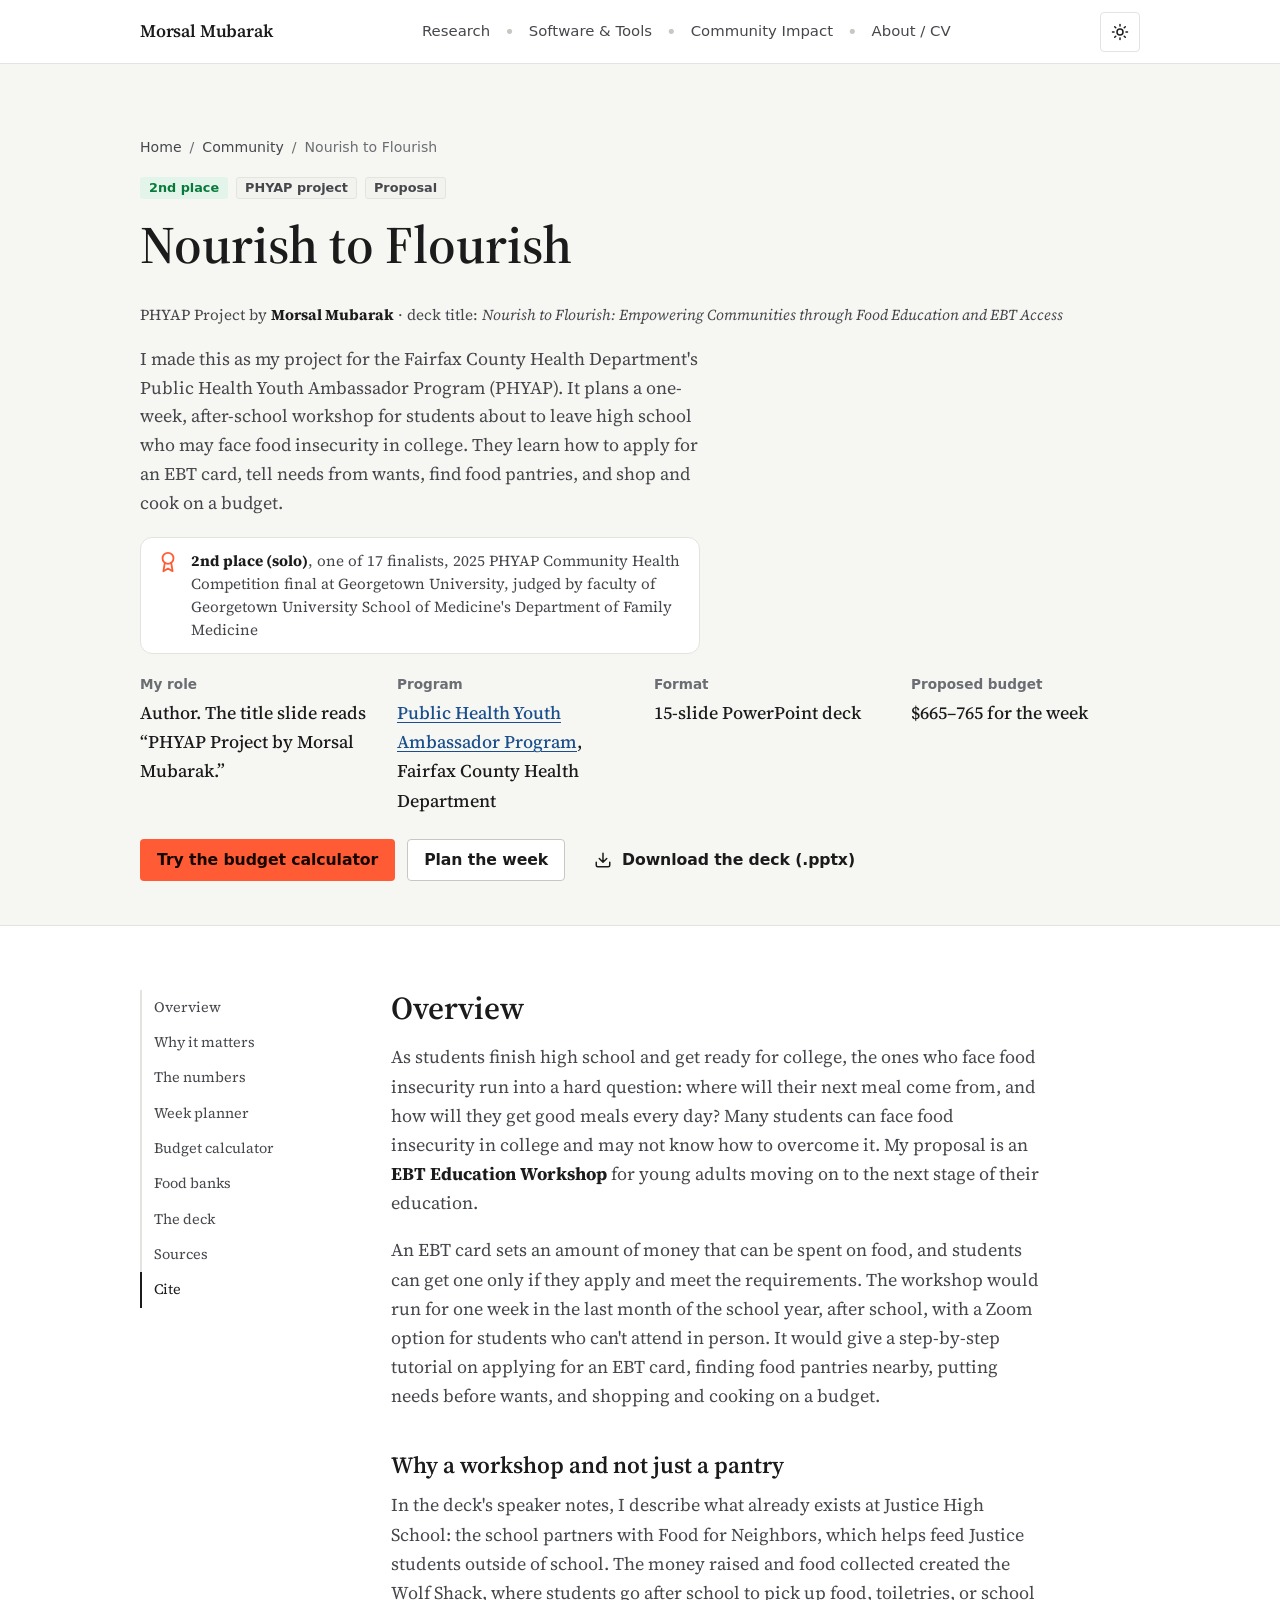
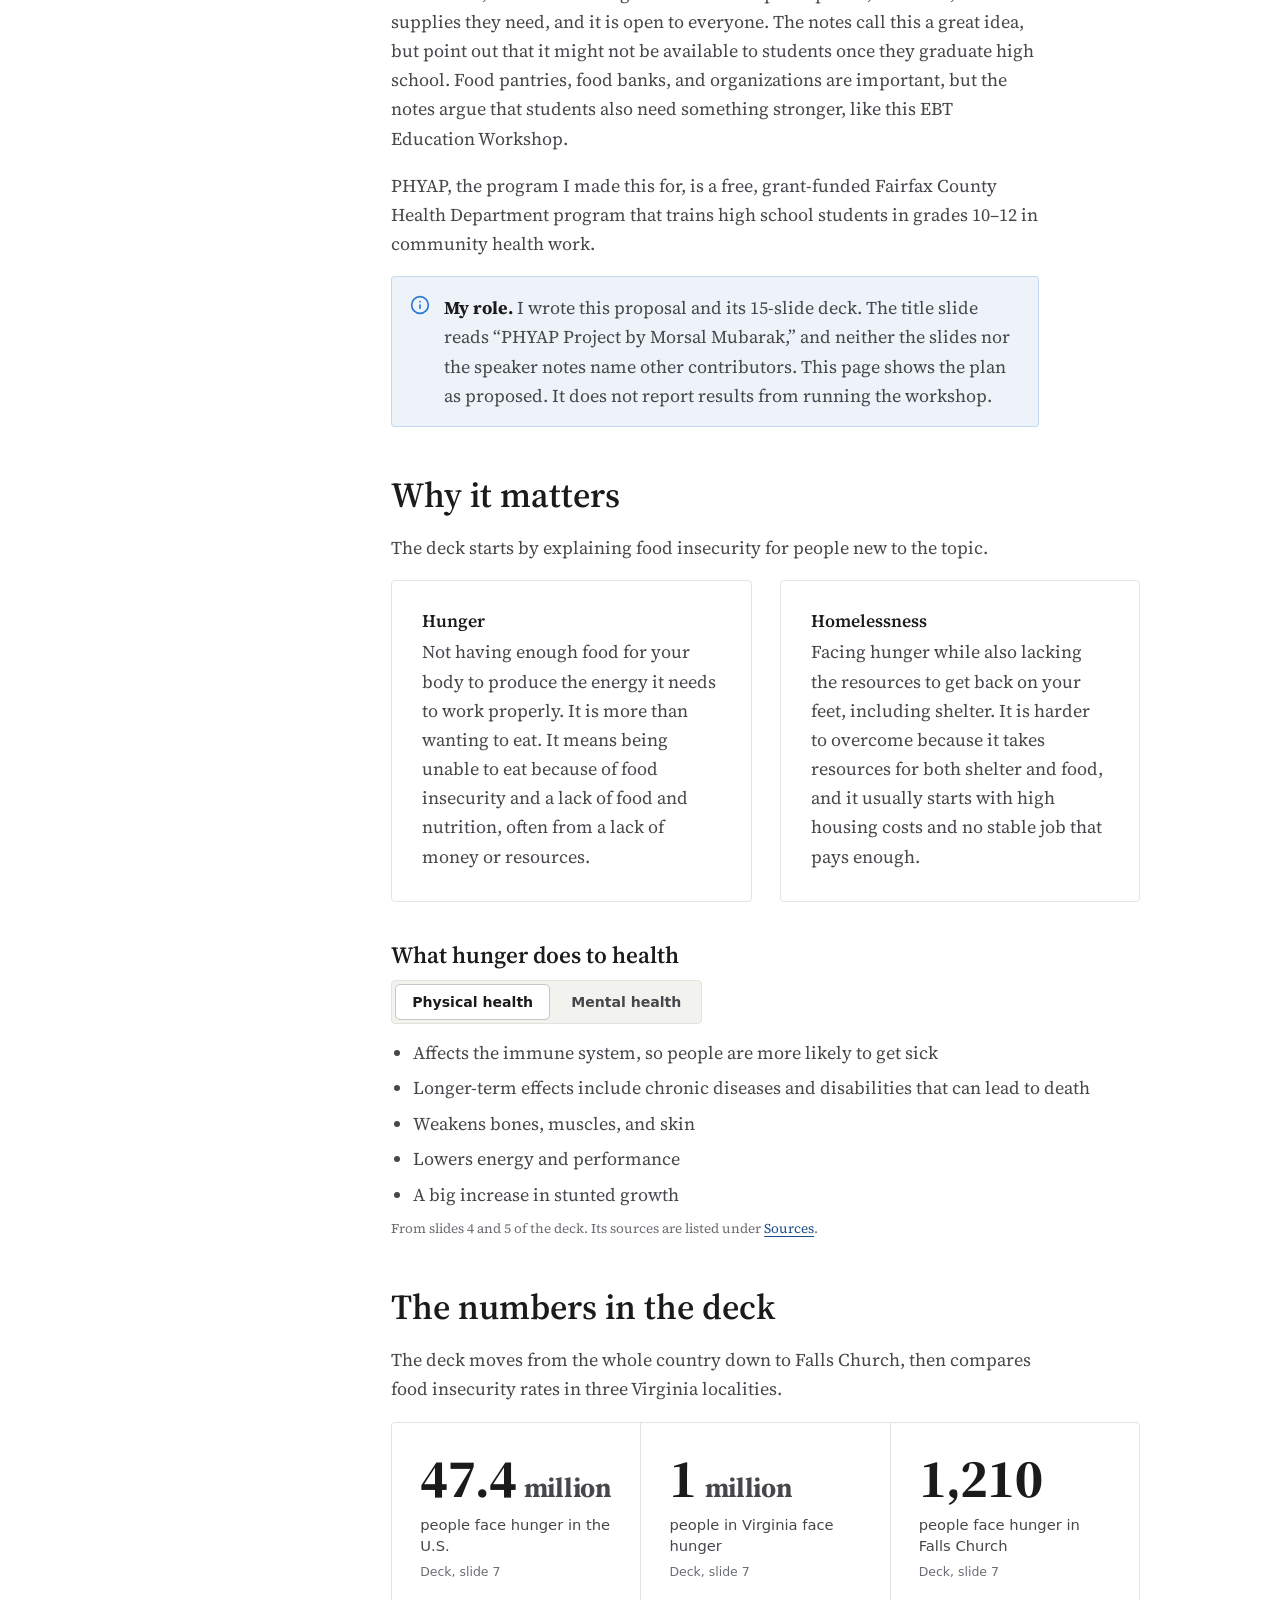
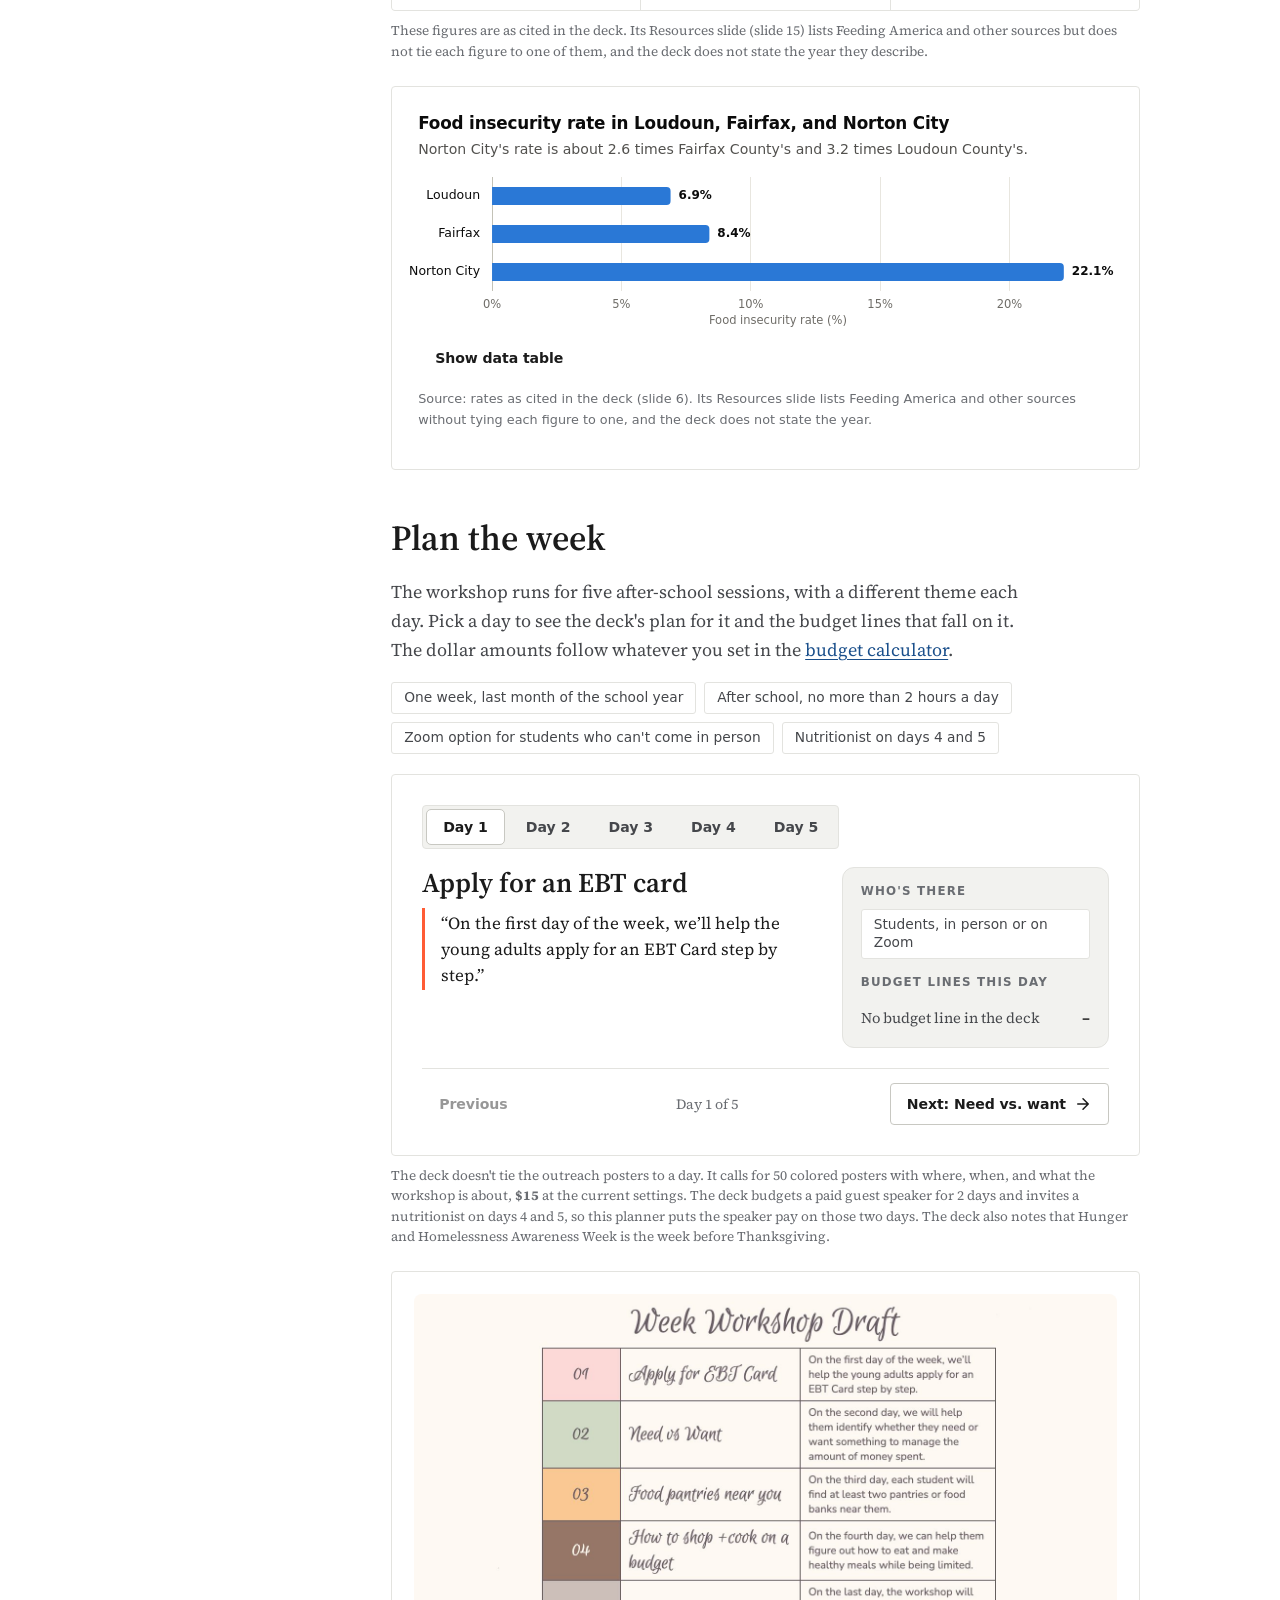
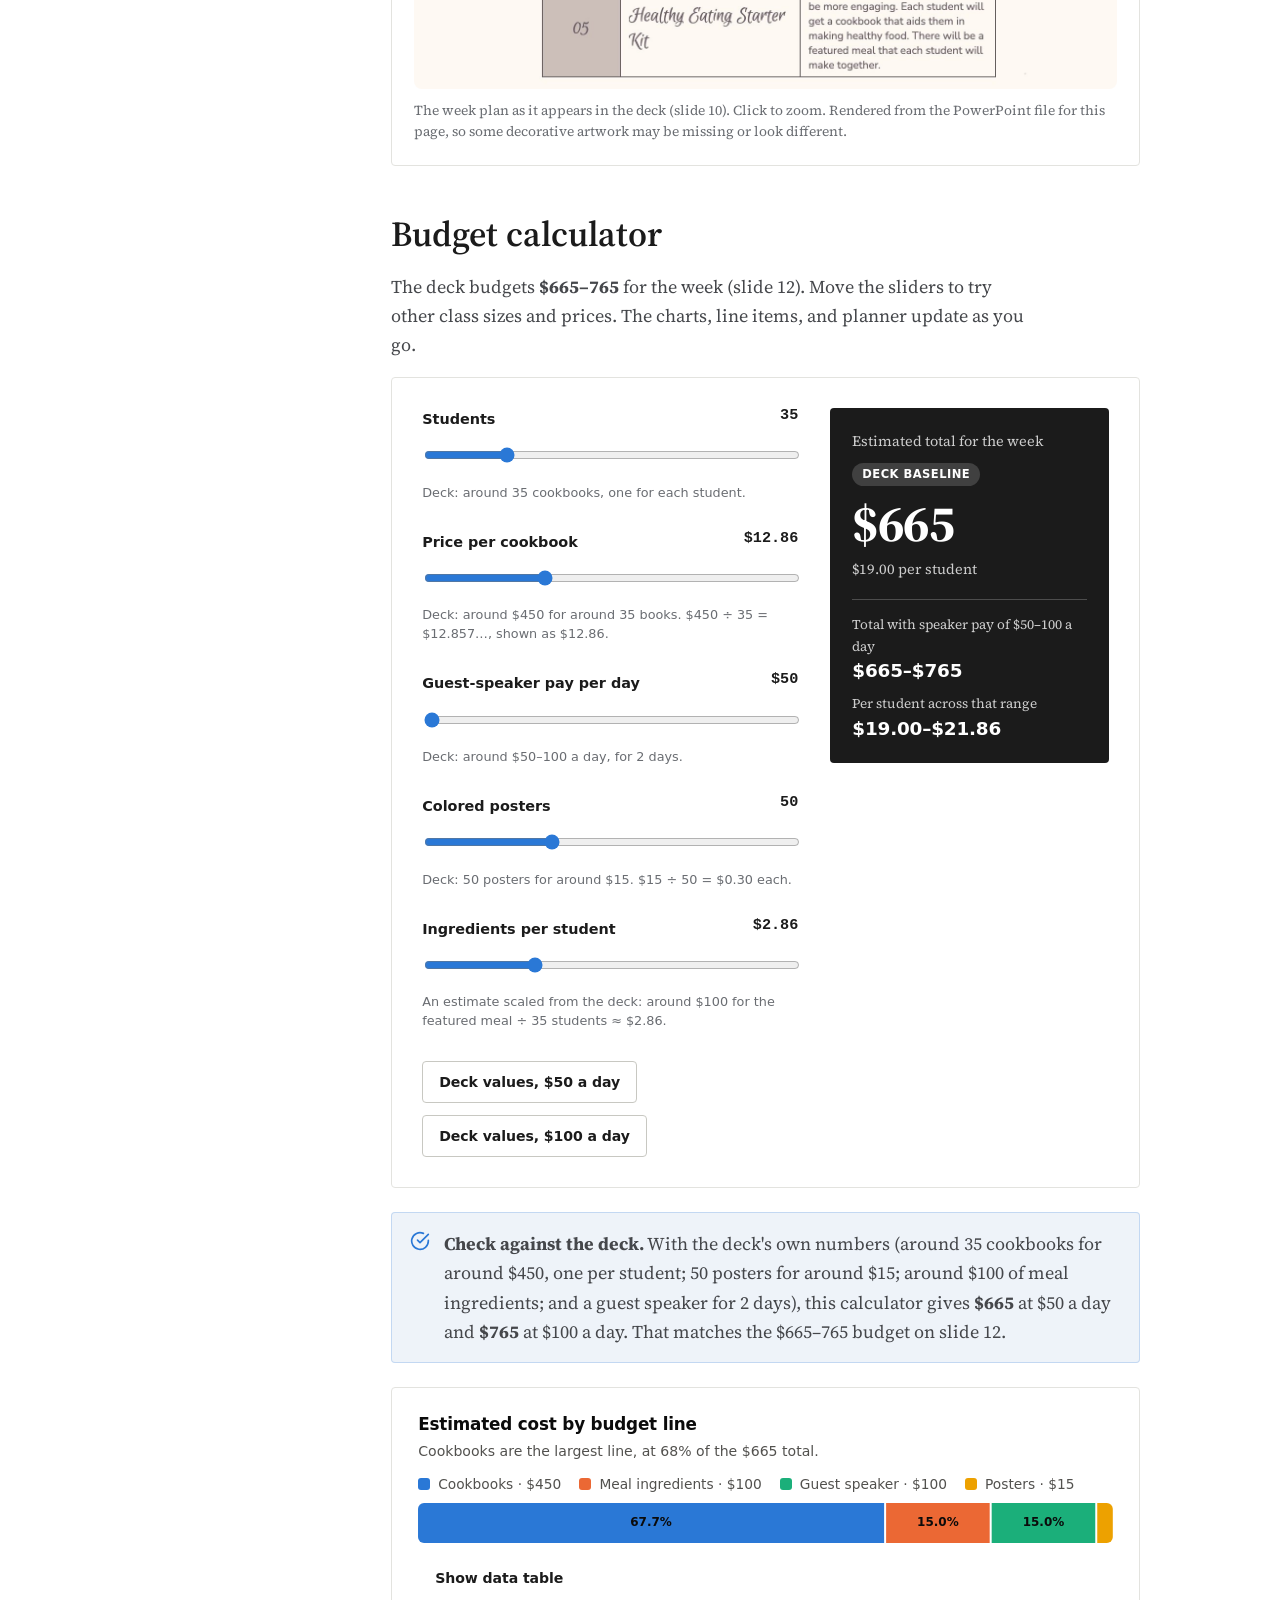
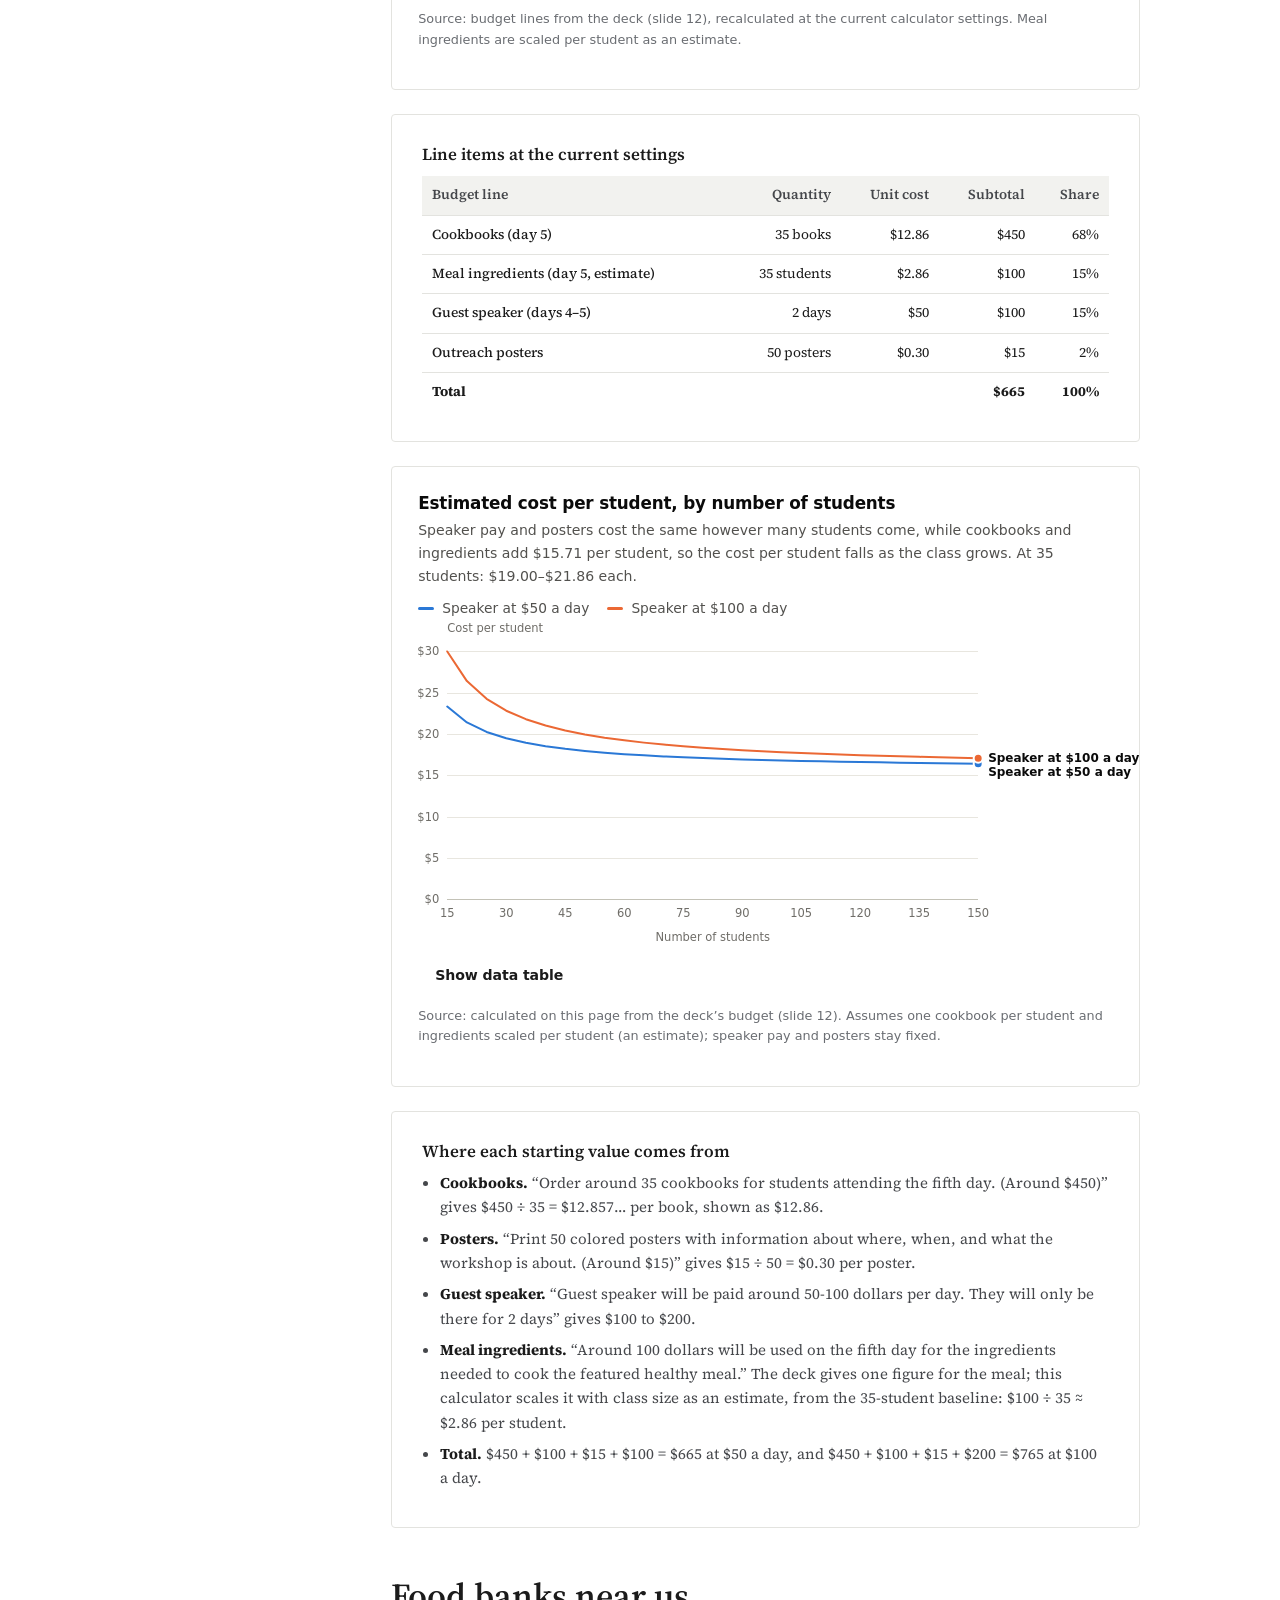
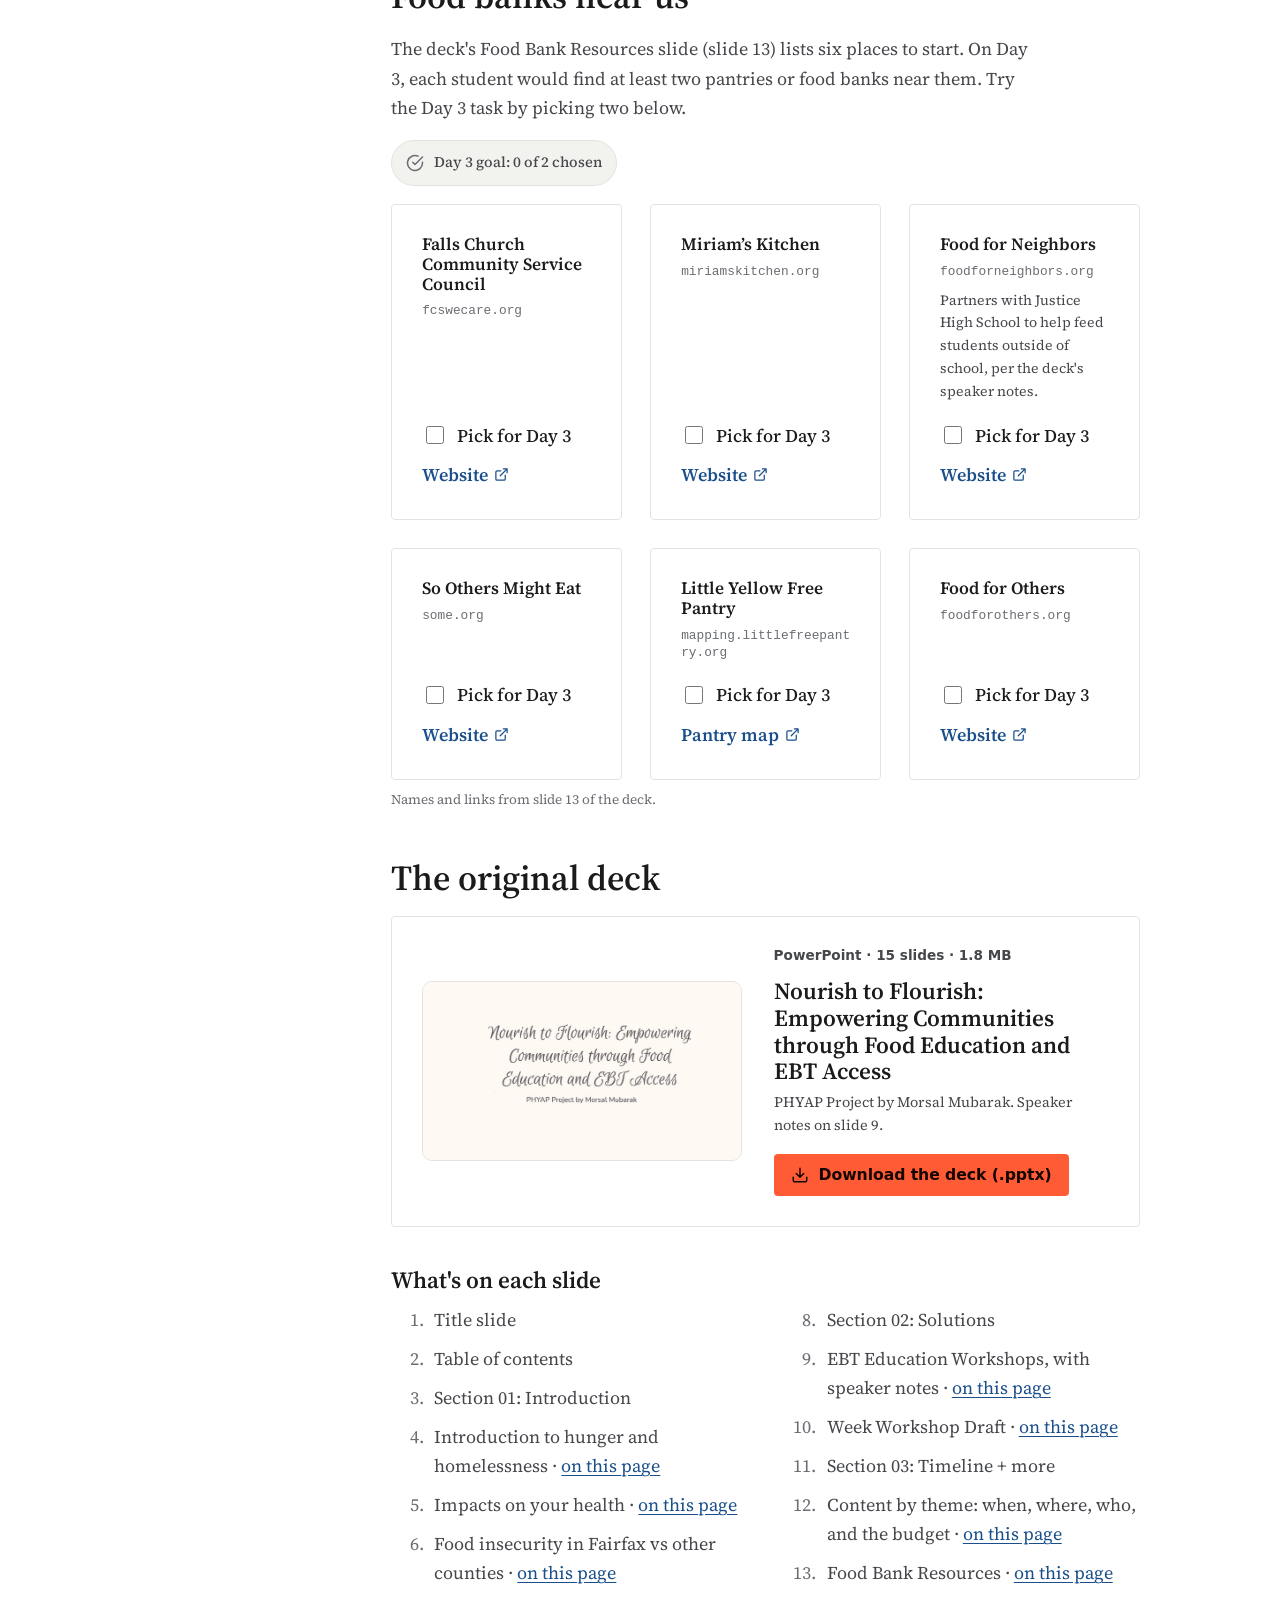
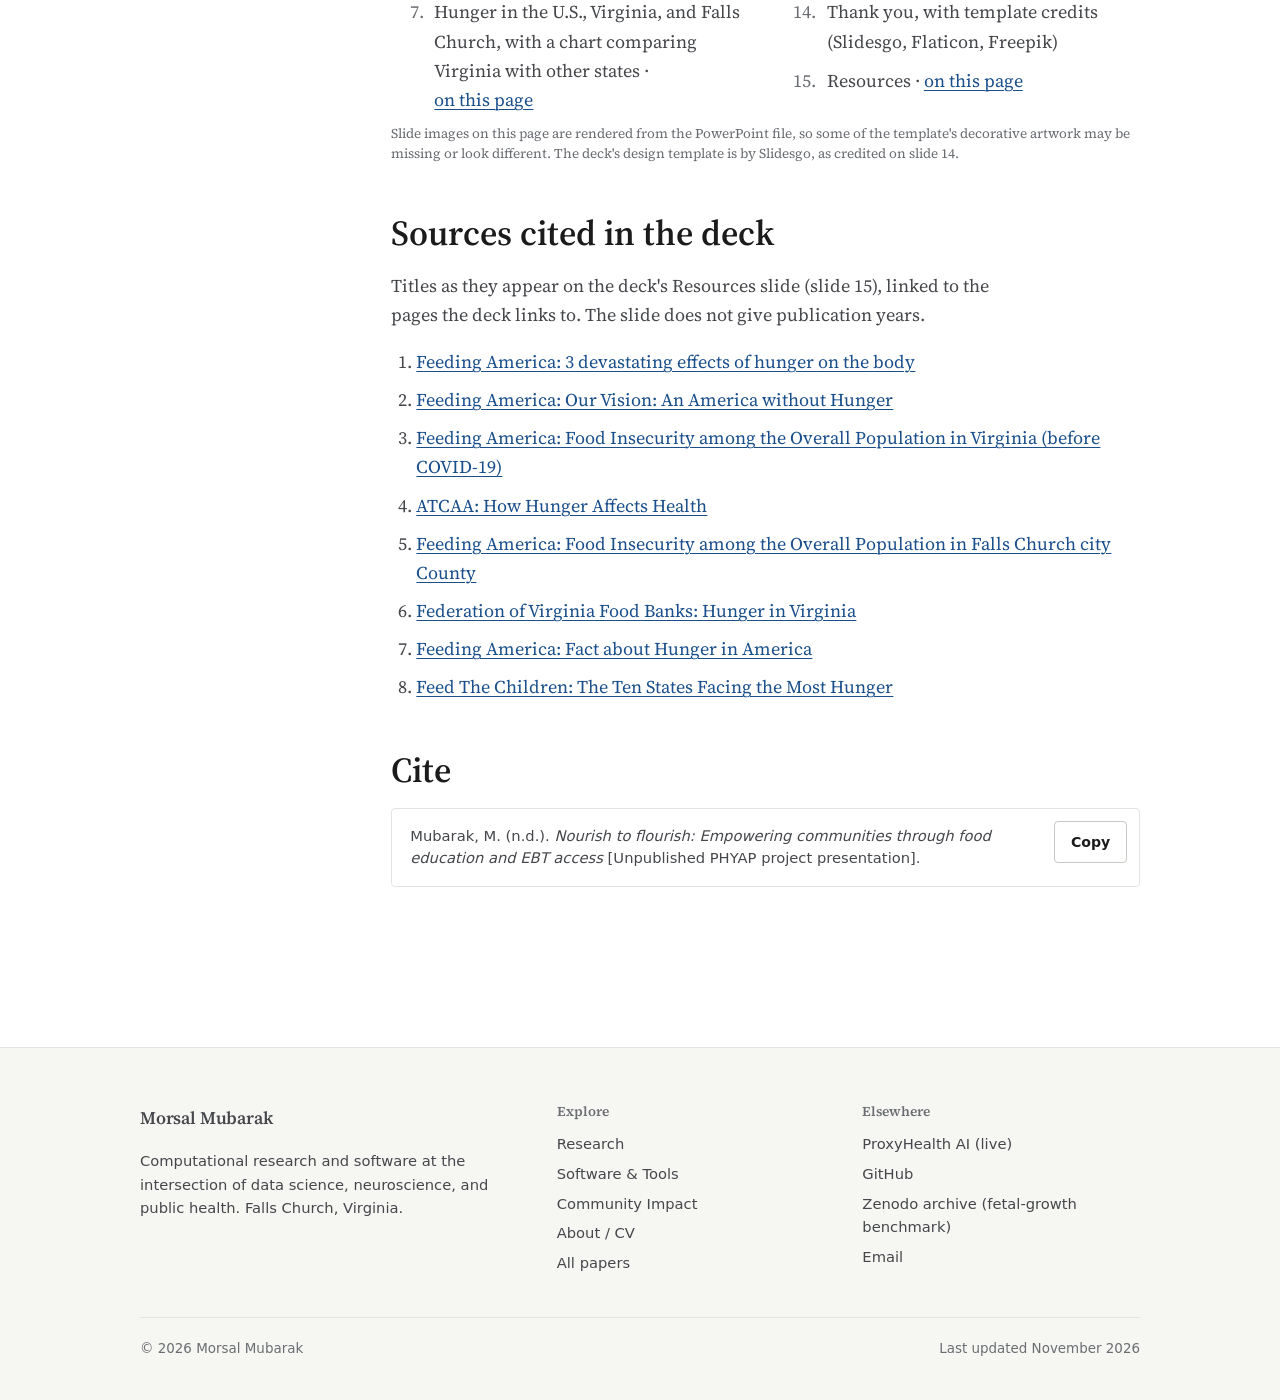
<file: community/ebt-proposal.html>
<!doctype html>
<html lang="en" class="no-js">
<head>
  <meta charset="utf-8">
  <meta name="viewport" content="width=device-width, initial-scale=1">
  <title>Nourish to Flourish | Morsal Mubarak</title>
  <meta name="description" content="Morsal Mubarak's PHYAP project: a one-week, after-school EBT education workshop plan for students leaving high school, with an interactive week planner and budget calculator.">
  <meta property="og:title" content="Nourish to Flourish | Morsal Mubarak">
  <meta property="og:description" content="Morsal Mubarak's PHYAP project: a one-week, after-school EBT education workshop plan for students leaving high school, with an interactive week planner and budget calculator.">
  <meta property="og:type" content="article">
  <meta name="theme-color" content="#f8f7f3" media="(prefers-color-scheme: light)">
  <meta name="theme-color" content="#0b0f17" media="(prefers-color-scheme: dark)">
  <link rel="icon" href="../assets/img/favicon.svg" type="image/svg+xml">
  <link rel="preconnect" href="https://fonts.googleapis.com">
  <link rel="preconnect" href="https://fonts.gstatic.com" crossorigin>
  <link href="https://fonts.googleapis.com/css2?family=Source+Serif+4:ital,opsz,wght@0,8..60,400;0,8..60,600;0,8..60,700;1,8..60,400&display=swap" rel="stylesheet">
  <link rel="stylesheet" href="../assets/css/site.css">
  <script>try{var t=localStorage.getItem('theme');if(t)document.documentElement.setAttribute('data-theme',t)}catch(e){}</script>
  <style>
    /* Page-specific styles (EBT proposal). Tokens only, so both themes work. */
    .award { display: flex; gap: 12px; align-items: flex-start; margin: 20px 0 0; padding: 12px 16px; max-width: 70ch;
      background: var(--surface); border: 1px solid var(--line); border-radius: 12px; color: var(--ink-2); font-size: .95rem; line-height: 1.5; }
    .award svg { width: 22px; height: 22px; flex: none; color: var(--accent); margin-top: 1px; }
    .award strong { color: var(--ink); }
    .chips-row { display: flex; flex-wrap: wrap; gap: 8px; margin: 0; padding: 0; list-style: none; }
    .chips-row li { margin: 0; }
    .section-intro { max-width: 72ch; color: var(--ink-2); }
    .small-note { color: var(--ink-3); font-size: .84rem; line-height: 1.5; margin: 10px 0 0; }

    /* Definitions + health tabs */
    .def-card h3 { font-size: 1.1rem; }
    .impact-list { margin: 14px 0 0; padding-left: 1.2em; color: var(--ink-2); }
    .impact-list li { margin: .35em 0; }

    /* Stat tiles */
    .hunger .metric .value .unit { margin-left: .28em; }
    .hunger .metrics { grid-template-columns: repeat(3, minmax(0, 1fr)); }
    @media (max-width: 600px) { .hunger .metrics { grid-template-columns: repeat(2, minmax(0, 1fr)); } .hunger .metric:last-child { grid-column: 1 / -1; } }

    /* Rates chart: let the explanation column wrap */
    #chart-rates .viz-table td:last-child { white-space: normal; min-width: 240px; text-align: left; }

    /* Planner */
    .planner { margin-top: 20px; }
    .day-panel { display: grid; grid-template-columns: minmax(0, 1.45fr) minmax(0, 1fr); gap: clamp(16px, 3vw, 32px); margin-top: 18px; }
    .day-kicker { font: 600 .78rem/1.3 var(--font-sans); letter-spacing: .1em; text-transform: uppercase; color: var(--ink-3); margin: 0 0 6px; }
    .day-title { font-size: clamp(1.35rem, 2.4vw, 1.7rem); margin-bottom: 12px; }
    .day-quote { margin: 0; border-left: 3px solid var(--accent); padding: 2px 0 2px 16px; }
    .day-quote p { margin: 0; color: var(--ink); font-size: 1.06rem; line-height: 1.55; }
    .day-extra { margin: 14px 0 0; color: var(--ink-2); font-size: .95rem; }
    .day-side { background: var(--surface-2); border: 1px solid var(--line); border-radius: 12px; padding: 16px 18px; }
    .day-side h4 { font: 600 .74rem/1.3 var(--font-sans); letter-spacing: .1em; text-transform: uppercase; color: var(--ink-3); margin: 0 0 10px; }
    .day-side h4 + * { margin-bottom: 16px; }
    .day-side > :last-child { margin-bottom: 0; }
    .day-costs { list-style: none; padding: 0; margin: 0; }
    .day-costs li { display: flex; justify-content: space-between; gap: 12px; margin: 0; padding: 7px 0; border-bottom: 1px solid var(--line); color: var(--ink-2); font-size: .92rem; }
    .day-costs li:last-child { border-bottom: 0; padding-bottom: 0; }
    .day-costs li.total { color: var(--ink); font-weight: 600; }
    .day-costs b { color: var(--ink); font-variant-numeric: tabular-nums; white-space: nowrap; }
    .day-nav { display: flex; justify-content: space-between; align-items: center; gap: 12px; flex-wrap: wrap; margin-top: 20px; padding-top: 14px; border-top: 1px solid var(--line); }
    .day-nav .muted { font-size: .88rem; }
    .day-nav .btn[disabled] { opacity: .45; cursor: default; transform: none; box-shadow: none; }
    @media (max-width: 760px) { .day-panel { grid-template-columns: minmax(0, 1fr); } }
    @media (max-width: 560px) { .planner .tabs { display: grid; grid-template-columns: repeat(5, minmax(0, 1fr)); width: 100%; border-radius: 14px; } .planner .tabs button { padding: 10px 4px; } }
    @media (max-width: 480px) { .day-nav .btn { width: auto; } .day-nav .muted { display: none; } }

    /* Calculator */
    .calc { display: grid; grid-template-columns: minmax(0, 1.35fr) minmax(0, 1fr); gap: clamp(18px, 3vw, 32px); align-items: start; }
    @media (max-width: 900px) { .calc { grid-template-columns: minmax(0, 1fr); } }
    .calc .controls { grid-template-columns: repeat(auto-fit, minmax(220px, 1fr)); }
    .calc .field .hint { line-height: 1.45; }
    .presets { margin-top: 18px; }
    .result-box .row-top { display: flex; justify-content: space-between; align-items: center; gap: 10px; flex-wrap: wrap; margin-bottom: 12px; }
    .result-box .row-top .label { margin: 0; }
    .result-box .value { overflow-wrap: anywhere; }
    .status-chip { display: inline-flex; align-items: center; gap: 6px; padding: 4px 10px; border-radius: 999px; white-space: nowrap;
      font: 600 .72rem/1.3 var(--font-sans); letter-spacing: .04em; text-transform: uppercase;
      background: color-mix(in srgb, var(--bg) 16%, transparent); color: var(--bg); }
    .status-chip svg { width: 13px; height: 13px; }
    .res-list { margin: 18px 0 0; padding: 14px 0 0; border-top: 1px solid color-mix(in srgb, var(--bg) 22%, transparent); display: grid; gap: 10px; }
    .res-list div { margin: 0; }
    .res-list dt { font-size: .84rem; opacity: .78; }
    .res-list dd { margin: 2px 0 0; font: 700 1.15rem/1.3 var(--font-sans); letter-spacing: -.01em; }
    .budget-table tbody th, .budget-table tfoot th { font-weight: 500; background: none; color: var(--ink); }
    .budget-table tfoot th, .budget-table tfoot td { font-weight: 700; color: var(--ink); border-bottom: 0; }
    @media (max-width: 560px) { .budget-table .col-share { display: none; } .budget-table th, .budget-table td { padding: 8px 6px; } }
    .derive h3 { font-size: 1.05rem; margin-bottom: 10px; }
    .derive ul { margin: 0; padding-left: 1.2em; color: var(--ink-2); font-size: .94rem; }
    .derive li { margin: .45em 0; }
    .derive strong { color: var(--ink); }

    /* Food banks */
    .task-status { display: flex; align-items: center; gap: 10px; margin: 16px 0 18px; padding: 10px 14px; width: fit-content; max-width: 100%;
      border-radius: 999px; background: var(--surface-2); border: 1px solid var(--line); color: var(--ink-2); font-size: .92rem; font-weight: 500; }
    .task-status svg { width: 18px; height: 18px; flex: none; color: var(--ink-3); }
    .task-status.done { background: var(--good-soft); border-color: transparent; color: var(--good); }
    .task-status.done svg { color: var(--good); }
    .bank-card { display: flex; flex-direction: column; gap: 8px; }
    .bank-card h3 { font-size: 1.08rem; margin: 0; }
    .bank-card .domain { font: 500 .8rem/1.4 var(--font-mono); color: var(--ink-3); overflow-wrap: anywhere; margin: 0; }
    .bank-card .note { font-size: .88rem; margin: 0; }
    .bank-card .bank-foot { margin-top: auto; padding-top: 10px; display: flex; justify-content: space-between; align-items: center; gap: 10px; flex-wrap: wrap; }
    .bank-card .more svg { width: 15px; height: 15px; }
    .bank-card.picked { border-color: var(--brand-2); box-shadow: 0 0 0 2px color-mix(in srgb, var(--brand-2) 35%, transparent); }

    /* Deck */
    .deck-card { display: grid; grid-template-columns: minmax(0, 1fr) minmax(0, 1.05fr); gap: clamp(18px, 3vw, 32px); align-items: center; }
    .deck-card img { border-radius: 10px; border: 1px solid var(--line); box-shadow: var(--shadow); width: 100%; }
    .deck-card h3 { margin-bottom: 6px; }
    .deck-meta { color: var(--ink-3); font-size: .9rem; margin: 0 0 16px; }
    @media (max-width: 760px) { .deck-card { grid-template-columns: minmax(0, 1fr); } }
    .slide-map { margin: 0; padding: 0; list-style: none; counter-reset: slide; color: var(--ink-2); columns: 2; column-gap: 36px; }
    .slide-map li { counter-increment: slide; display: grid; grid-template-columns: 2.4em minmax(0, 1fr); margin: 0 0 .55em; break-inside: avoid; }
    .slide-map li::before { content: counter(slide) "."; color: var(--ink-3); font-variant-numeric: tabular-nums; text-align: right; padding-right: .6em; }
    .slide-map a { white-space: nowrap; }
    @media (max-width: 700px) { .slide-map { columns: 1; } }
    .figure img { width: 100%; max-width: 760px; }
    .sources-list { padding-left: 1.4em; color: var(--ink-2); }
    .sources-list li { margin: .5em 0; }
  </style>
</head>
<body>
  <a class="skip-link" href="#main">Skip to content</a>
  <header class="site-header">
    <div class="container">
      <a class="brand-mark" href="../index.html" aria-label="Morsal Mubarak, home"><span class="mono">MM</span><span>Morsal Mubarak</span></a>
      <nav class="nav" id="site-nav" aria-label="Primary">
        <a href="../index.html#research">Research</a><span class="sep" aria-hidden="true">•</span>
        <a href="../index.html#software">Software &amp; Tools</a><span class="sep" aria-hidden="true">•</span>
        <a href="../index.html#community">Community Impact</a><span class="sep" aria-hidden="true">•</span>
        <a href="../index.html#about">About / CV</a>
      </nav>
      <div class="header-actions">
        <button class="icon-btn theme-toggle" type="button" aria-label="Toggle color theme">
          <svg class="sun" viewBox="0 0 24 24" fill="none" stroke="currentColor" stroke-width="2" stroke-linecap="round" stroke-linejoin="round" aria-hidden="true"><circle cx="12" cy="12" r="4"/><path d="M12 2v2M12 20v2M4.93 4.93l1.41 1.41M17.66 17.66l1.41 1.41M2 12h2M20 12h2M6.34 17.66l-1.41 1.41M19.07 4.93l-1.41 1.41"/></svg>
          <svg class="moon" viewBox="0 0 24 24" fill="none" stroke="currentColor" stroke-width="2" stroke-linecap="round" stroke-linejoin="round" aria-hidden="true"><path d="M12 3a6 6 0 0 0 9 9 9 9 0 1 1-9-9Z"/></svg>
        </button>
        <button class="icon-btn menu-btn" type="button" aria-label="Open menu" aria-expanded="false" aria-controls="site-nav">
          <svg viewBox="0 0 24 24" fill="none" stroke="currentColor" stroke-width="2" stroke-linecap="round" aria-hidden="true"><path d="M4 6h16M4 12h16M4 18h16"/></svg>
        </button>
      </div>
    </div>
  </header>

  <main id="main">
    <section class="page-hero">
      <div class="container">
        <nav class="breadcrumb" aria-label="Breadcrumb"><a href="../index.html">Home</a><span aria-hidden="true">/</span><a href="../index.html#community">Community</a><span aria-hidden="true">/</span><span aria-current="page">Nourish to Flourish</span></nav>
        <div class="flex wrap gap-1 mb-2"><span class="badge live">2nd place</span><span class="badge plain">PHYAP project</span><span class="badge plain">Proposal</span></div>
        <h1>Nourish to Flourish</h1>
        <p class="byline">PHYAP Project by <strong>Morsal Mubarak</strong> · deck title: <em>Nourish to Flourish: Empowering Communities through Food Education and EBT Access</em></p>
        <p class="lede">I made this as my project for the Fairfax County Health Department's Public Health Youth Ambassador Program (PHYAP). It plans a one-week, after-school workshop for students about to leave high school who may face food insecurity in college. They learn how to apply for an EBT card, tell needs from wants, find food pantries, and shop and cook on a budget.</p>
        <p class="award"><svg viewBox="0 0 24 24" fill="none" stroke="currentColor" stroke-width="2" stroke-linecap="round" stroke-linejoin="round" aria-hidden="true"><circle cx="12" cy="8" r="6"/><path d="M15.48 12.89 17 22l-5-3-5 3 1.52-9.11"/></svg><span><strong>2nd place (solo)</strong>, one of 17 finalists, 2025 PHYAP Community Health Competition final at Georgetown University, judged by faculty of Georgetown University School of Medicine's Department of Family Medicine</span></p>
        <dl class="facts">
          <div><dt>My role</dt><dd>Author. The title slide reads “PHYAP Project by Morsal Mubarak.”</dd></div>
          <div><dt>Program</dt><dd><a href="https://www.fairfaxcounty.gov/health/youth-ambassador-program" target="_blank" rel="noopener">Public Health Youth Ambassador Program</a>, Fairfax County Health Department</dd></div>
          <div><dt>Format</dt><dd>15-slide PowerPoint deck</dd></div>
          <div><dt>Proposed budget</dt><dd>$665–765 for the week</dd></div>
        </dl>
        <div class="btn-row mt-3">
          <a class="btn btn-primary" href="#budget">Try the budget calculator</a>
          <a class="btn" href="#planner">Plan the week</a>
          <a class="btn btn-ghost" href="../papers/Mubarak_Nourish-to-Flourish_EBT-Proposal.pptx" download>
            <svg viewBox="0 0 24 24" fill="none" stroke="currentColor" stroke-width="2" stroke-linecap="round" stroke-linejoin="round" aria-hidden="true"><path d="M21 15v4a2 2 0 0 1-2 2H5a2 2 0 0 1-2-2v-4M7 10l5 5 5-5M12 15V3"/></svg>
            Download the deck (.pptx)
          </a>
        </div>
      </div>
    </section>

    <div class="container section" style="padding-top:clamp(36px,5vw,64px);padding-left:var(--gutter);padding-right:var(--gutter)">
      <div class="with-toc">
        <aside><nav class="toc" aria-label="On this page">
          <a href="#overview">Overview</a><a href="#problem">Why it matters</a><a href="#data">The numbers</a><a href="#planner">Week planner</a><a href="#budget">Budget calculator</a><a href="#food-banks">Food banks</a><a href="#deck">The deck</a><a href="#sources">Sources</a><a href="#cite">Cite</a>
        </nav></aside>
        <div>
          <!-- ============ OVERVIEW ============ -->
          <section id="overview" class="prose block" style="margin-top:0">
            <h2 style="margin-top:0">Overview</h2>
            <p>As students finish high school and get ready for college, the ones who face food insecurity run into a hard question: where will their next meal come from, and how will they get good meals every day? Many students can face food insecurity in college and may not know how to overcome it. My proposal is an <strong>EBT Education Workshop</strong> for young adults moving on to the next stage of their education.</p>
            <p>An EBT card sets an amount of money that can be spent on food, and students can get one only if they apply and meet the requirements. The workshop would run for one week in the last month of the school year, after school, with a Zoom option for students who can't attend in person. It would give a step-by-step tutorial on applying for an EBT card, finding food pantries nearby, putting needs before wants, and shopping and cooking on a budget.</p>
            <h3>Why a workshop and not just a pantry</h3>
            <p>In the deck's speaker notes, I describe what already exists at Justice High School: the school partners with Food for Neighbors, which helps feed Justice students outside of school. The money raised and food collected created the Wolf Shack, where students go after school to pick up food, toiletries, or school supplies they need, and it is open to everyone. The notes call this a great idea, but point out that it might not be available to students once they graduate high school. Food pantries, food banks, and organizations are important, but the notes argue that students also need something stronger, like this EBT Education Workshop.</p>
            <p>PHYAP, the program I made this for, is a free, grant-funded Fairfax County Health Department program that trains high school students in grades 10–12 in community health work.</p>
            <div class="callout"><svg viewBox="0 0 24 24" fill="none" stroke="currentColor" stroke-width="2" stroke-linecap="round" stroke-linejoin="round" aria-hidden="true"><circle cx="12" cy="12" r="10"/><path d="M12 16v-4M12 8h.01"/></svg><p><strong>My role.</strong> I wrote this proposal and its 15-slide deck. The title slide reads “PHYAP Project by Morsal Mubarak,” and neither the slides nor the speaker notes name other contributors. This page shows the plan as proposed. It does not report results from running the workshop.</p></div>
          </section>

          <!-- ============ WHY IT MATTERS ============ -->
          <section id="problem" class="block">
            <h2 class="prose">Why it matters</h2>
            <p class="section-intro">The deck starts by explaining food insecurity for people new to the topic.</p>
            <div class="grid grid-2 mt-2">
              <article class="card def-card">
                <h3>Hunger</h3>
                <p class="mb-0">Not having enough food for your body to produce the energy it needs to work properly. It is more than wanting to eat. It means being unable to eat because of food insecurity and a lack of food and nutrition, often from a lack of money or resources.</p>
              </article>
              <article class="card def-card">
                <h3>Homelessness</h3>
                <p class="mb-0">Facing hunger while also lacking the resources to get back on your feet, including shelter. It is harder to overcome because it takes resources for both shelter and food, and it usually starts with high housing costs and no stable job that pays enough.</p>
              </article>
            </div>

            <h3 class="mt-4">What hunger does to health</h3>
            <div class="tabs" role="tablist" data-tabs aria-label="Health effects of hunger">
              <button type="button" role="tab" id="tab-phys" aria-controls="panel-phys" aria-selected="true">Physical health</button>
              <button type="button" role="tab" id="tab-mental" aria-controls="panel-mental" aria-selected="false" tabindex="-1">Mental health</button>
            </div>
            <div class="tab-panel" id="panel-phys" role="tabpanel" aria-labelledby="tab-phys" tabindex="0">
              <ul class="impact-list">
                <li>Affects the immune system, so people are more likely to get sick</li>
                <li>Longer-term effects include chronic diseases and disabilities that can lead to death</li>
                <li>Weakens bones, muscles, and skin</li>
                <li>Lowers energy and performance</li>
                <li>A big increase in stunted growth</li>
              </ul>
            </div>
            <div class="tab-panel" id="panel-mental" role="tabpanel" aria-labelledby="tab-mental" tabindex="0" hidden>
              <ul class="impact-list">
                <li>Depression</li>
                <li>Anxiety</li>
                <li>Posttraumatic stress disorder (PTSD)</li>
                <li>Can lead to addictions: smoking, drugs, alcohol</li>
                <li>Trouble staying focused</li>
                <li>Withdrawing from others: feeling you don't fit into society, so you keep to yourself</li>
              </ul>
            </div>
            <p class="small-note">From slides 4 and 5 of the deck. Its sources are listed under <a href="#sources">Sources</a>.</p>
          </section>

          <!-- ============ THE NUMBERS ============ -->
          <section id="data" class="block hunger">
            <h2 class="prose">The numbers in the deck</h2>
            <p class="section-intro">The deck moves from the whole country down to Falls Church, then compares food insecurity rates in three Virginia localities.</p>
            <div class="metrics mt-2">
              <div class="metric"><span class="value">47.4<span class="unit">million</span></span><span class="label">people face hunger in the U.S.</span><span class="src">Deck, slide 7</span></div>
              <div class="metric"><span class="value">1<span class="unit">million</span></span><span class="label">people in Virginia face hunger</span><span class="src">Deck, slide 7</span></div>
              <div class="metric"><span class="value">1,210</span><span class="label">people face hunger in Falls Church</span><span class="src">Deck, slide 7</span></div>
            </div>
            <p class="small-note">These figures are as cited in the deck. Its Resources slide (slide 15) lists Feeding America and other sources but does not tie each figure to one of them, and the deck does not state the year they describe.</p>

            <div class="chart-card mt-3">
              <div class="chart-head"><div><h3 class="chart-title">Food insecurity rate in Loudoun, Fairfax, and Norton City</h3><p class="chart-sub">Norton City's rate is about 2.6 times Fairfax County's and 3.2 times Loudoun County's.</p></div></div>
              <div id="chart-rates"></div>
            </div>
          </section>

          <!-- ============ WEEK PLANNER ============ -->
          <section id="planner" class="block">
            <h2 class="prose">Plan the week</h2>
            <p class="section-intro">The workshop runs for five after-school sessions, with a different theme each day. Pick a day to see the deck's plan for it and the budget lines that fall on it. The dollar amounts follow whatever you set in the <a href="#budget">budget calculator</a>.</p>
            <ul class="chips-row mt-2" aria-label="Workshop logistics">
              <li class="chip"><svg viewBox="0 0 24 24" fill="none" stroke="currentColor" stroke-width="2" stroke-linecap="round" stroke-linejoin="round" aria-hidden="true"><rect x="3" y="4" width="18" height="18" rx="2"/><path d="M16 2v4M8 2v4M3 10h18"/></svg>One week, last month of the school year</li>
              <li class="chip"><svg viewBox="0 0 24 24" fill="none" stroke="currentColor" stroke-width="2" stroke-linecap="round" stroke-linejoin="round" aria-hidden="true"><circle cx="12" cy="12" r="10"/><path d="M12 6v6l4 2"/></svg>After school, no more than 2 hours a day</li>
              <li class="chip"><svg viewBox="0 0 24 24" fill="none" stroke="currentColor" stroke-width="2" stroke-linecap="round" stroke-linejoin="round" aria-hidden="true"><path d="m22 8-6 4 6 4V8Z"/><rect x="2" y="6" width="14" height="12" rx="2"/></svg>Zoom option for students who can't come in person</li>
              <li class="chip"><svg viewBox="0 0 24 24" fill="none" stroke="currentColor" stroke-width="2" stroke-linecap="round" stroke-linejoin="round" aria-hidden="true"><path d="M19 21v-2a4 4 0 0 0-4-4H9a4 4 0 0 0-4 4v2"/><circle cx="12" cy="7" r="4"/></svg>Nutritionist on days 4 and 5</li>
            </ul>

            <div class="card planner">
              <div class="tabs" role="tablist" data-tabs aria-label="Workshop days">
                <button type="button" role="tab" id="tab-day-1" aria-controls="day-1" aria-selected="true">Day 1</button>
                <button type="button" role="tab" id="tab-day-2" aria-controls="day-2" aria-selected="false" tabindex="-1">Day 2</button>
                <button type="button" role="tab" id="tab-day-3" aria-controls="day-3" aria-selected="false" tabindex="-1">Day 3</button>
                <button type="button" role="tab" id="tab-day-4" aria-controls="day-4" aria-selected="false" tabindex="-1">Day 4</button>
                <button type="button" role="tab" id="tab-day-5" aria-controls="day-5" aria-selected="false" tabindex="-1">Day 5</button>
              </div>

              <div class="tab-panel" id="day-1" role="tabpanel" aria-labelledby="tab-day-1" tabindex="0">
                <div class="day-panel">
                  <div>
                    <h3 class="day-title">Apply for an EBT card</h3>
                    <blockquote class="day-quote"><p>“On the first day of the week, we’ll help the young adults apply for an EBT Card step by step.”</p></blockquote>
                  </div>
                  <aside class="day-side" aria-label="Day 1 details">
                    <h4>Who's there</h4>
                    <ul class="chips-row"><li class="chip">Students, in person or on Zoom</li></ul>
                    <h4>Budget lines this day</h4>
                    <ul class="day-costs"><li><span>No budget line in the deck</span><b>–</b></li></ul>
                  </aside>
                </div>
                <div class="day-nav">
                  <button class="btn btn-sm btn-ghost" type="button" disabled>Previous</button>
                  <span class="muted">Day 1 of 5</span>
                  <button class="btn btn-sm" type="button" data-goto-day="2">Next: Need vs. want <svg viewBox="0 0 24 24" fill="none" stroke="currentColor" stroke-width="2" stroke-linecap="round" stroke-linejoin="round" aria-hidden="true"><path d="M5 12h14M12 5l7 7-7 7"/></svg></button>
                </div>
              </div>

              <div class="tab-panel" id="day-2" role="tabpanel" aria-labelledby="tab-day-2" tabindex="0" hidden>
                <div class="day-panel">
                  <div>
                    <h3 class="day-title">Need vs. want</h3>
                    <blockquote class="day-quote"><p>“On the second day, we will help them identify whether they need or want something to manage the amount of money spent.”</p></blockquote>
                  </div>
                  <aside class="day-side" aria-label="Day 2 details">
                    <h4>Who's there</h4>
                    <ul class="chips-row"><li class="chip">Students, in person or on Zoom</li></ul>
                    <h4>Budget lines this day</h4>
                    <ul class="day-costs"><li><span>No budget line in the deck</span><b>–</b></li></ul>
                  </aside>
                </div>
                <div class="day-nav">
                  <button class="btn btn-sm btn-ghost" type="button" data-goto-day="1"><svg viewBox="0 0 24 24" fill="none" stroke="currentColor" stroke-width="2" stroke-linecap="round" stroke-linejoin="round" aria-hidden="true"><path d="M19 12H5M12 19l-7-7 7-7"/></svg> Day 1</button>
                  <span class="muted">Day 2 of 5</span>
                  <button class="btn btn-sm" type="button" data-goto-day="3">Next: Food pantries <svg viewBox="0 0 24 24" fill="none" stroke="currentColor" stroke-width="2" stroke-linecap="round" stroke-linejoin="round" aria-hidden="true"><path d="M5 12h14M12 5l7 7-7 7"/></svg></button>
                </div>
              </div>

              <div class="tab-panel" id="day-3" role="tabpanel" aria-labelledby="tab-day-3" tabindex="0" hidden>
                <div class="day-panel">
                  <div>
                    <h3 class="day-title">Food pantries near you</h3>
                    <blockquote class="day-quote"><p>“On the third day, each student will find at least two pantries or food banks near them.”</p></blockquote>
                    <p class="day-extra">Try it with the deck's own list in <a href="#food-banks">Food banks near us</a>.</p>
                  </div>
                  <aside class="day-side" aria-label="Day 3 details">
                    <h4>Who's there</h4>
                    <ul class="chips-row"><li class="chip">Students, in person or on Zoom</li></ul>
                    <h4>Budget lines this day</h4>
                    <ul class="day-costs"><li><span>No budget line in the deck</span><b>–</b></li></ul>
                  </aside>
                </div>
                <div class="day-nav">
                  <button class="btn btn-sm btn-ghost" type="button" data-goto-day="2"><svg viewBox="0 0 24 24" fill="none" stroke="currentColor" stroke-width="2" stroke-linecap="round" stroke-linejoin="round" aria-hidden="true"><path d="M19 12H5M12 19l-7-7 7-7"/></svg> Day 2</button>
                  <span class="muted">Day 3 of 5</span>
                  <button class="btn btn-sm" type="button" data-goto-day="4">Next: Shop and cook <svg viewBox="0 0 24 24" fill="none" stroke="currentColor" stroke-width="2" stroke-linecap="round" stroke-linejoin="round" aria-hidden="true"><path d="M5 12h14M12 5l7 7-7 7"/></svg></button>
                </div>
              </div>

              <div class="tab-panel" id="day-4" role="tabpanel" aria-labelledby="tab-day-4" tabindex="0" hidden>
                <div class="day-panel">
                  <div>
                    <h3 class="day-title">Shop and cook on a budget</h3>
                    <blockquote class="day-quote"><p>“On the fourth day, we can help them figure out how to eat and make healthy meals while being limited.”</p></blockquote>
                    <p class="day-extra">A nutritionist is invited on the fourth and fifth day to help create and talk about eating healthy on a budget (slide 12).</p>
                  </div>
                  <aside class="day-side" aria-label="Day 4 details">
                    <h4>Who's there</h4>
                    <ul class="chips-row"><li class="chip">Students, in person or on Zoom</li><li class="chip">Nutritionist</li></ul>
                    <h4>Budget lines this day</h4>
                    <ul class="day-costs"><li><span>Guest speaker, day 1 of 2</span><b data-cost="rate">$50</b></li></ul>
                  </aside>
                </div>
                <div class="day-nav">
                  <button class="btn btn-sm btn-ghost" type="button" data-goto-day="3"><svg viewBox="0 0 24 24" fill="none" stroke="currentColor" stroke-width="2" stroke-linecap="round" stroke-linejoin="round" aria-hidden="true"><path d="M19 12H5M12 19l-7-7 7-7"/></svg> Day 3</button>
                  <span class="muted">Day 4 of 5</span>
                  <button class="btn btn-sm" type="button" data-goto-day="5">Next: Starter kit <svg viewBox="0 0 24 24" fill="none" stroke="currentColor" stroke-width="2" stroke-linecap="round" stroke-linejoin="round" aria-hidden="true"><path d="M5 12h14M12 5l7 7-7 7"/></svg></button>
                </div>
              </div>

              <div class="tab-panel" id="day-5" role="tabpanel" aria-labelledby="tab-day-5" tabindex="0" hidden>
                <div class="day-panel">
                  <div>
                    <h3 class="day-title">Healthy eating starter kit</h3>
                    <blockquote class="day-quote"><p>“On the last day, the workshop will be more engaging. Each student will get a cookbook that aids them in making healthy food. There will be a featured meal that each student will make together.”</p></blockquote>
                    <p class="day-extra">The nutritionist returns for the second of their two days (slide 12).</p>
                  </div>
                  <aside class="day-side" aria-label="Day 5 details">
                    <h4>Who's there</h4>
                    <ul class="chips-row"><li class="chip">Students, in person or on Zoom</li><li class="chip">Nutritionist</li></ul>
                    <h4>Budget lines this day</h4>
                    <ul class="day-costs">
                      <li><span>Guest speaker, day 2 of 2</span><b data-cost="rate">$50</b></li>
                      <li><span>Cookbooks (<span data-qty="students">35</span>)</span><b data-cost="cookbooks">$450</b></li>
                      <li><span>Meal ingredients (estimate)</span><b data-cost="meal">$100</b></li>
                      <li class="total"><span>Day 5 total</span><b data-cost="day5">$600</b></li>
                    </ul>
                  </aside>
                </div>
                <div class="day-nav">
                  <button class="btn btn-sm btn-ghost" type="button" data-goto-day="4"><svg viewBox="0 0 24 24" fill="none" stroke="currentColor" stroke-width="2" stroke-linecap="round" stroke-linejoin="round" aria-hidden="true"><path d="M19 12H5M12 19l-7-7 7-7"/></svg> Day 4</button>
                  <span class="muted">Day 5 of 5</span>
                  <a class="btn btn-sm" href="#budget">See the full budget <svg viewBox="0 0 24 24" fill="none" stroke="currentColor" stroke-width="2" stroke-linecap="round" stroke-linejoin="round" aria-hidden="true"><path d="M12 5v14M19 12l-7 7-7-7"/></svg></a>
                </div>
              </div>
            </div>

            <p class="small-note">The deck doesn't tie the outreach posters to a day. It calls for <span data-qty="posters">50</span> colored posters with where, when, and what the workshop is about, <b data-cost="posters">$15</b> at the current settings. The deck budgets a paid guest speaker for 2 days and invites a nutritionist on days 4 and 5, so this planner puts the speaker pay on those two days. The deck also notes that Hunger and Homelessness Awareness Week is the week before Thanksgiving.</p>

            <figure class="figure mt-3">
              <img class="zoomable" src="../assets/img/ebt/deck-slide-10-sm.jpg" srcset="../assets/img/ebt/deck-slide-10-sm.jpg 720w, ../assets/img/ebt/deck-slide-10.jpg 1440w" sizes="(max-width: 800px) 100vw, 760px" data-full="../assets/img/ebt/deck-slide-10.jpg" width="720" height="405" loading="lazy" decoding="async" alt="Slide 10, Week Workshop Draft: a table with one row per day, numbered 01 to 05, giving each day's theme and plan.">
              <figcaption>The week plan as it appears in the deck (slide 10). Click to zoom. Rendered from the PowerPoint file for this page, so some decorative artwork may be missing or look different.</figcaption>
            </figure>
          </section>

          <!-- ============ BUDGET CALCULATOR ============ -->
          <section id="budget" class="block">
            <h2 class="prose">Budget calculator</h2>
            <p class="section-intro">The deck budgets <strong>$665–765</strong> for the week (slide 12). Move the sliders to try other class sizes and prices. The charts, line items, and planner update as you go.</p>

            <div class="card">
              <div class="calc">
                <div>
                  <div class="controls">
                    <div class="field">
                      <label for="in-students">Students <output id="out-students" for="in-students">35</output></label>
                      <input type="range" id="in-students" min="5" max="150" step="1" value="35">
                      <p class="hint">Deck: around 35 cookbooks, one for each student.</p>
                    </div>
                    <div class="field">
                      <label for="in-book">Price per cookbook <output id="out-book" for="in-book">$12.86</output></label>
                      <input type="range" id="in-book" min="5" max="30" step="0.01" value="12.86">
                      <p class="hint">Deck: around $450 for around 35 books. $450 ÷ 35 = $12.857…, shown as $12.86.</p>
                    </div>
                    <div class="field">
                      <label for="in-rate">Guest-speaker pay per day <output id="out-rate" for="in-rate">$50</output></label>
                      <input type="range" id="in-rate" min="50" max="100" step="5" value="50">
                      <p class="hint">Deck: around $50–100 a day, for 2 days.</p>
                    </div>
                    <div class="field">
                      <label for="in-posters">Colored posters <output id="out-posters" for="in-posters">50</output></label>
                      <input type="range" id="in-posters" min="0" max="150" step="5" value="50">
                      <p class="hint">Deck: 50 posters for around $15. $15 ÷ 50 = $0.30 each.</p>
                    </div>
                    <div class="field">
                      <label for="in-meal">Ingredients per student <output id="out-meal" for="in-meal">$2.86</output></label>
                      <input type="range" id="in-meal" min="0" max="10" step="0.01" value="2.86">
                      <p class="hint">An estimate scaled from the deck: around $100 for the featured meal ÷ 35 students ≈ $2.86.</p>
                    </div>
                  </div>
                  <div class="btn-row presets">
                    <button class="btn btn-sm" type="button" data-preset="low">Deck values, $50 a day</button>
                    <button class="btn btn-sm" type="button" data-preset="high">Deck values, $100 a day</button>
                  </div>
                </div>
                <div>
                  <div class="result-box">
                    <div class="row-top"><span class="label">Estimated total for the week</span><span class="status-chip" id="res-status">Deck baseline</span></div>
                    <div class="value" id="res-total">$665</div>
                    <div class="label" id="res-per">$19.00 per student</div>
                    <dl class="res-list">
                      <div><dt>Total with speaker pay of $50–100 a day</dt><dd id="res-range">$665–$765</dd></div>
                      <div><dt>Per student across that range</dt><dd id="res-range-per">$19.00–$21.86</dd></div>
                    </dl>
                  </div>
                  <p class="visually-hidden" id="res-live" aria-live="polite"></p>
                </div>
              </div>
            </div>

            <div class="callout mt-3" id="deck-check"><svg viewBox="0 0 24 24" fill="none" stroke="currentColor" stroke-width="2" stroke-linecap="round" stroke-linejoin="round" aria-hidden="true"><path d="M22 11.08V12a10 10 0 1 1-5.93-9.14"/><path d="m9 11 3 3L22 4"/></svg><p><strong>Check against the deck.</strong> With the deck's own numbers (around 35 cookbooks for around $450, one per student; 50 posters for around $15; around $100 of meal ingredients; and a guest speaker for 2 days), this calculator gives <strong id="chk-low">$665</strong> at $50 a day and <strong id="chk-high">$765</strong> at $100 a day. <span id="chk-verdict">That matches the $665–765 budget on slide 12.</span></p></div>

            <div class="chart-card mt-3">
              <div class="chart-head"><div><h3 class="chart-title">Estimated cost by budget line</h3><p class="chart-sub" id="stack-sub">Cookbooks are the largest line, at 68% of the total.</p></div></div>
              <div id="chart-stack"></div>
            </div>

            <div class="card mt-3">
              <h3 style="font-size:1.05rem" class="mb-2">Line items at the current settings</h3>
              <div class="viz-table-wrap">
                <table class="viz-table budget-table">
                  <caption class="visually-hidden">Budget line items at the current calculator settings</caption>
                  <thead><tr><th scope="col">Budget line</th><th scope="col">Quantity</th><th scope="col">Unit cost</th><th scope="col">Subtotal</th><th scope="col" class="col-share">Share</th></tr></thead>
                  <tbody>
                    <tr><th scope="row">Cookbooks (day 5)</th><td id="li-book-q">35 books</td><td id="li-book-u">$12.86</td><td id="li-book-s">$450</td><td id="li-book-p" class="col-share">68%</td></tr>
                    <tr><th scope="row">Meal ingredients (day 5, estimate)</th><td id="li-meal-q">35 students</td><td id="li-meal-u">$2.86</td><td id="li-meal-s">$100</td><td id="li-meal-p" class="col-share">15%</td></tr>
                    <tr><th scope="row">Guest speaker (days 4–5)</th><td>2 days</td><td id="li-spk-u">$50</td><td id="li-spk-s">$100</td><td id="li-spk-p" class="col-share">15%</td></tr>
                    <tr><th scope="row">Outreach posters</th><td id="li-post-q">50 posters</td><td>$0.30</td><td id="li-post-s">$15</td><td id="li-post-p" class="col-share">2%</td></tr>
                  </tbody>
                  <tfoot><tr><th scope="row">Total</th><td></td><td></td><td id="li-total">$665</td><td class="col-share">100%</td></tr></tfoot>
                </table>
              </div>
            </div>

            <div class="chart-card mt-3">
              <div class="chart-head"><div><h3 class="chart-title">Estimated cost per student, by number of students</h3><p class="chart-sub" id="line-sub">Speaker pay and posters cost the same however many students come, so the cost per student falls as the class grows.</p></div></div>
              <div id="chart-perstudent"></div>
            </div>

            <div class="card derive mt-3">
              <h3>Where each starting value comes from</h3>
              <ul>
                <li><strong>Cookbooks.</strong> “Order around 35 cookbooks for students attending the fifth day. (Around $450)” gives $450 ÷ 35 = $12.857… per book, shown as $12.86.</li>
                <li><strong>Posters.</strong> “Print 50 colored posters with information about where, when, and what the workshop is about. (Around $15)” gives $15 ÷ 50 = $0.30 per poster.</li>
                <li><strong>Guest speaker.</strong> “Guest speaker will be paid around 50-100 dollars per day. They will only be there for 2 days” gives $100 to $200.</li>
                <li><strong>Meal ingredients.</strong> “Around 100 dollars will be used on the fifth day for the ingredients needed to cook the featured healthy meal.” The deck gives one figure for the meal; this calculator scales it with class size as an estimate, from the 35-student baseline: $100 ÷ 35 ≈ $2.86 per student.</li>
                <li><strong>Total.</strong> $450 + $100 + $15 + $100 = $665 at $50 a day, and $450 + $100 + $15 + $200 = $765 at $100 a day.</li>
              </ul>
            </div>
          </section>

          <!-- ============ FOOD BANKS ============ -->
          <section id="food-banks" class="block">
            <h2 class="prose">Food banks near us</h2>
            <p class="section-intro">The deck's Food Bank Resources slide (slide 13) lists six places to start. On Day 3, each student would find at least two pantries or food banks near them. Try the Day 3 task by picking two below.</p>
            <p class="task-status" id="task-status" aria-live="polite"><svg viewBox="0 0 24 24" fill="none" stroke="currentColor" stroke-width="2" stroke-linecap="round" stroke-linejoin="round" aria-hidden="true"><path d="M22 11.08V12a10 10 0 1 1-5.93-9.14"/><path d="m9 11 3 3L22 4"/></svg><span id="task-text">Day 3 goal: 0 of 2 chosen</span></p>
            <div class="grid grid-3">
              <article class="card bank-card">
                <h3>Falls Church Community Service Council</h3>
                <p class="domain">fcswecare.org</p>
                <div class="bank-foot">
                  <label class="check"><input type="checkbox" class="bank-pick"> Pick for Day 3</label>
                  <a class="more" href="https://fcswecare.org/" target="_blank" rel="noopener">Website <svg viewBox="0 0 24 24" fill="none" stroke="currentColor" stroke-width="2" stroke-linecap="round" stroke-linejoin="round" aria-hidden="true"><path d="M15 3h6v6M10 14 21 3M18 13v6a2 2 0 0 1-2 2H5a2 2 0 0 1-2-2V8a2 2 0 0 1 2-2h6"/></svg><span class="visually-hidden"> (opens in a new tab)</span></a>
                </div>
              </article>
              <article class="card bank-card">
                <h3>Miriam’s Kitchen</h3>
                <p class="domain">miriamskitchen.org</p>
                <div class="bank-foot">
                  <label class="check"><input type="checkbox" class="bank-pick"> Pick for Day 3</label>
                  <a class="more" href="https://www.miriamskitchen.org/" target="_blank" rel="noopener">Website <svg viewBox="0 0 24 24" fill="none" stroke="currentColor" stroke-width="2" stroke-linecap="round" stroke-linejoin="round" aria-hidden="true"><path d="M15 3h6v6M10 14 21 3M18 13v6a2 2 0 0 1-2 2H5a2 2 0 0 1-2-2V8a2 2 0 0 1 2-2h6"/></svg><span class="visually-hidden"> (opens in a new tab)</span></a>
                </div>
              </article>
              <article class="card bank-card">
                <h3>Food for Neighbors</h3>
                <p class="domain">foodforneighbors.org</p>
                <p class="note">Partners with Justice High School to help feed students outside of school, per the deck's speaker notes.</p>
                <div class="bank-foot">
                  <label class="check"><input type="checkbox" class="bank-pick"> Pick for Day 3</label>
                  <a class="more" href="https://foodforneighbors.org/" target="_blank" rel="noopener">Website <svg viewBox="0 0 24 24" fill="none" stroke="currentColor" stroke-width="2" stroke-linecap="round" stroke-linejoin="round" aria-hidden="true"><path d="M15 3h6v6M10 14 21 3M18 13v6a2 2 0 0 1-2 2H5a2 2 0 0 1-2-2V8a2 2 0 0 1 2-2h6"/></svg><span class="visually-hidden"> (opens in a new tab)</span></a>
                </div>
              </article>
              <article class="card bank-card">
                <h3>So Others Might Eat</h3>
                <p class="domain">some.org</p>
                <div class="bank-foot">
                  <label class="check"><input type="checkbox" class="bank-pick"> Pick for Day 3</label>
                  <a class="more" href="https://some.org/" target="_blank" rel="noopener">Website <svg viewBox="0 0 24 24" fill="none" stroke="currentColor" stroke-width="2" stroke-linecap="round" stroke-linejoin="round" aria-hidden="true"><path d="M15 3h6v6M10 14 21 3M18 13v6a2 2 0 0 1-2 2H5a2 2 0 0 1-2-2V8a2 2 0 0 1 2-2h6"/></svg><span class="visually-hidden"> (opens in a new tab)</span></a>
                </div>
              </article>
              <article class="card bank-card">
                <h3>Little Yellow Free Pantry</h3>
                <p class="domain">mapping.littlefreepantry.org</p>
                <div class="bank-foot">
                  <label class="check"><input type="checkbox" class="bank-pick"> Pick for Day 3</label>
                  <a class="more" href="https://mapping.littlefreepantry.org/pantry/3084" target="_blank" rel="noopener">Pantry map <svg viewBox="0 0 24 24" fill="none" stroke="currentColor" stroke-width="2" stroke-linecap="round" stroke-linejoin="round" aria-hidden="true"><path d="M15 3h6v6M10 14 21 3M18 13v6a2 2 0 0 1-2 2H5a2 2 0 0 1-2-2V8a2 2 0 0 1 2-2h6"/></svg><span class="visually-hidden"> (opens in a new tab)</span></a>
                </div>
              </article>
              <article class="card bank-card">
                <h3>Food for Others</h3>
                <p class="domain">foodforothers.org</p>
                <div class="bank-foot">
                  <label class="check"><input type="checkbox" class="bank-pick"> Pick for Day 3</label>
                  <a class="more" href="https://foodforothers.org/" target="_blank" rel="noopener">Website <svg viewBox="0 0 24 24" fill="none" stroke="currentColor" stroke-width="2" stroke-linecap="round" stroke-linejoin="round" aria-hidden="true"><path d="M15 3h6v6M10 14 21 3M18 13v6a2 2 0 0 1-2 2H5a2 2 0 0 1-2-2V8a2 2 0 0 1 2-2h6"/></svg><span class="visually-hidden"> (opens in a new tab)</span></a>
                </div>
              </article>
            </div>
            <p class="small-note">Names and links from slide 13 of the deck.</p>
          </section>

          <!-- ============ THE DECK ============ -->
          <section id="deck" class="block">
            <h2 class="prose">The original deck</h2>
            <div class="card deck-card">
              <img class="zoomable" src="../assets/img/ebt/deck-slide-01-sm.jpg" srcset="../assets/img/ebt/deck-slide-01-sm.jpg 720w, ../assets/img/ebt/deck-slide-01.jpg 1440w" sizes="(max-width: 760px) 100vw, 420px" data-full="../assets/img/ebt/deck-slide-01.jpg" width="720" height="405" loading="lazy" decoding="async" alt="Title slide: Nourish to Flourish: Empowering Communities through Food Education and EBT Access. PHYAP Project by Morsal Mubarak.">
              <div>
                <p class="card-kicker">PowerPoint · 15 slides · 1.8 MB</p>
                <h3>Nourish to Flourish: Empowering Communities through Food Education and EBT Access</h3>
                <p class="deck-meta">PHYAP Project by Morsal Mubarak. Speaker notes on slide 9.</p>
                <div class="btn-row">
                  <a class="btn btn-primary" href="../papers/Mubarak_Nourish-to-Flourish_EBT-Proposal.pptx" download>
                    <svg viewBox="0 0 24 24" fill="none" stroke="currentColor" stroke-width="2" stroke-linecap="round" stroke-linejoin="round" aria-hidden="true"><path d="M21 15v4a2 2 0 0 1-2 2H5a2 2 0 0 1-2-2v-4M7 10l5 5 5-5M12 15V3"/></svg>
                    Download the deck (.pptx)
                  </a>
                </div>
              </div>
            </div>
            <h3 class="mt-4">What's on each slide</h3>
            <ol class="slide-map" role="list">
              <li><span>Title slide</span></li>
              <li><span>Table of contents</span></li>
              <li><span>Section 01: Introduction</span></li>
              <li><span>Introduction to hunger and homelessness · <a href="#problem">on this page</a></span></li>
              <li><span>Impacts on your health · <a href="#problem">on this page</a></span></li>
              <li><span>Food insecurity in Fairfax vs other counties · <a href="#data">on this page</a></span></li>
              <li><span>Hunger in the U.S., Virginia, and Falls Church, with a chart comparing Virginia with other states · <a href="#data">on this page</a></span></li>
              <li><span>Section 02: Solutions</span></li>
              <li><span>EBT Education Workshops, with speaker notes · <a href="#overview">on this page</a></span></li>
              <li><span>Week Workshop Draft · <a href="#planner">on this page</a></span></li>
              <li><span>Section 03: Timeline + more</span></li>
              <li><span>Content by theme: when, where, who, and the budget · <a href="#budget">on this page</a></span></li>
              <li><span>Food Bank Resources · <a href="#food-banks">on this page</a></span></li>
              <li><span>Thank you, with template credits (Slidesgo, Flaticon, Freepik)</span></li>
              <li><span>Resources · <a href="#sources">on this page</a></span></li>
            </ol>
            <p class="small-note">Slide images on this page are rendered from the PowerPoint file, so some of the template's decorative artwork may be missing or look different. The deck's design template is by Slidesgo, as credited on slide 14.</p>
          </section>

          <!-- ============ SOURCES ============ -->
          <section id="sources" class="block">
            <h2 class="prose">Sources cited in the deck</h2>
            <p class="section-intro">Titles as they appear on the deck's Resources slide (slide 15), linked to the pages the deck links to. The slide does not give publication years.</p>
            <ol class="sources-list">
              <li><a href="https://www.feedingamerica.org/hunger-blog/3-ways-hunger-affects-your-body" target="_blank" rel="noopener">Feeding America: 3 devastating effects of hunger on the body</a></li>
              <li><a href="https://www.feedingamerica.org/" target="_blank" rel="noopener">Feeding America: Our Vision: An America without Hunger</a></li>
              <li><a href="https://map.feedingamerica.org/county/2018/overall/virginia" target="_blank" rel="noopener">Feeding America: Food Insecurity among the Overall Population in Virginia (before COVID-19)</a></li>
              <li><a href="https://www.atcaa.org/single-post/how-hunger-affects-health" target="_blank" rel="noopener">ATCAA: How Hunger Affects Health</a></li>
              <li><a href="https://map.feedingamerica.org/county/2022/overall/virginia/county/falls-church-city" target="_blank" rel="noopener">Feeding America: Food Insecurity among the Overall Population in Falls Church city County</a></li>
              <li><a href="https://vafoodbanks.org/hunger-in-virginia/" target="_blank" rel="noopener">Federation of Virginia Food Banks: Hunger in Virginia</a></li>
              <li><a href="https://www.feedingamerica.org/hunger-in-america" target="_blank" rel="noopener">Feeding America: Fact about Hunger in America</a></li>
              <li><a href="https://www.feedthechildren.org/our-work/stories/the-ten-states-facing-the-most-hunger/" target="_blank" rel="noopener">Feed The Children: The Ten States Facing the Most Hunger</a></li>
            </ol>
          </section>

          <!-- ============ CITE ============ -->
          <section id="cite" class="block">
            <h2 class="prose">Cite</h2>
            <div class="citation"><span id="cite-text">Mubarak, M. (n.d.). <em>Nourish to flourish: Empowering communities through food education and EBT access</em> [Unpublished PHYAP project presentation].</span><button class="btn btn-sm copy-btn" data-copy-target="#cite-text" type="button"><span class="label">Copy</span></button></div>
          </section>
        </div>
      </div>
    </div>
  </main>

  <footer class="site-footer">
    <div class="container">
      <div class="cols">
        <div><a class="brand-mark" href="../index.html"><span class="mono">MM</span><span>Morsal Mubarak</span></a><p class="mt-2">Computational research and software at the intersection of data science, neuroscience, and public health. Falls Church, Virginia.</p></div>
        <div><h4>Explore</h4><ul><li><a href="../index.html#research">Research</a></li><li><a href="../index.html#software">Software &amp; Tools</a></li><li><a href="../index.html#community">Community Impact</a></li><li><a href="../index.html#about">About / CV</a></li><li><a href="../papers.html">All papers</a></li></ul></div>
        <div><h4>Elsewhere</h4><ul><li><a href="https://proxyhealth-ai.onrender.com/" target="_blank" rel="noopener">ProxyHealth AI (live)</a></li><li><a href="https://github.com/mubarsad012" target="_blank" rel="noopener">GitHub</a></li><li><a href="https://doi.org/10.5281/zenodo.21894038" target="_blank" rel="noopener">Zenodo archive (fetal-growth benchmark)</a></li><li><a href="mailto:morsalmubarak9@gmail.com">Email</a></li></ul></div>
      </div>
      <div class="fine"><span>© <span data-year>2026</span> Morsal Mubarak</span><span>Last updated November 2026</span></div>
    </div>
  </footer>

  <script src="../assets/js/site.js"></script>
  <script>
  (function () {
    'use strict';

    /* ---------- Formatting ---------- */
    var money0 = function (v) { return '$' + Math.round(v).toLocaleString('en-US'); };
    var money2 = function (v) { return '$' + Number(v).toLocaleString('en-US', { minimumFractionDigits: 2, maximumFractionDigits: 2 }); };
    var cents = function (v) { return Math.round(v * 100) / 100; };
    var moneyAuto = function (v) { var c = cents(v); return Math.abs(c - Math.round(c)) < 1e-9 ? money0(c) : money2(c); };
    var pct0 = function (part, whole) { return whole > 0 ? Math.round(part / whole * 100) + '%' : '0%'; };
    function setText(id, s) { var el = document.getElementById(id); if (el) el.textContent = s; }

    /* ---------- Deck numbers (slide 12) ---------- */
    var DECK = { students: 35, cookbooks: 35, cookbookTotal: 450, posters: 50, posterTotal: 15, mealTotal: 100, mealBase: 35,
                 speakerDays: 2, rateLow: 50, rateHigh: 100, budgetLow: 665, budgetHigh: 765 };
    var POSTER_PRICE = DECK.posterTotal / DECK.posters;            /* $15 / 50 = $0.30 */
    var DEF = {
      students: DECK.students,
      bookPrice: DECK.cookbookTotal / DECK.cookbooks,              /* $450 / 35 = $12.857... (kept exact) */
      posters: DECK.posters,
      mealPer: DECK.mealTotal / DECK.mealBase,                     /* $100 / 35 = $2.857... (estimate, scaled) */
      rate: DECK.rateLow
    };
    var state = Object.assign({}, DEF);

    function compute(s, rate) {
      var r = rate === undefined ? s.rate : rate;
      var items = {
        cookbooks: s.students * s.bookPrice,
        meal: s.students * s.mealPer,
        speaker: DECK.speakerDays * r,
        posters: s.posters * POSTER_PRICE
      };
      var total = items.cookbooks + items.meal + items.speaker + items.posters;
      return { items: items, total: total, perStudent: total / s.students };
    }
    function isBaseline(s) {
      return s.students === DEF.students && s.posters === DEF.posters &&
        Math.abs(s.bookPrice - DEF.bookPrice) < 1e-9 && Math.abs(s.mealPer - DEF.mealPer) < 1e-9;
    }

    /* ---------- The check against the deck, computed rather than typed ---------- */
    var chkLow = cents(compute(DEF, DECK.rateLow).total);
    var chkHigh = cents(compute(DEF, DECK.rateHigh).total);
    setText('chk-low', moneyAuto(chkLow));
    setText('chk-high', moneyAuto(chkHigh));
    if (chkLow === DECK.budgetLow && chkHigh === DECK.budgetHigh) {
      setText('chk-verdict', 'That matches the $665–765 budget on slide 12.');
    } else {
      setText('chk-verdict', 'That does not match the deck’s $665–765, so the inputs need review.');
      var box = document.getElementById('deck-check'); if (box) box.classList.add('warn');
    }

    /* ---------- Controls ---------- */
    var controls = [
      { key: 'students', id: 'in-students', out: 'out-students', parse: function (v) { return parseInt(v, 10); }, show: function (v) { return String(v); } },
      { key: 'bookPrice', id: 'in-book', out: 'out-book', parse: parseFloat, show: money2, snap: true },
      { key: 'rate', id: 'in-rate', out: 'out-rate', parse: parseFloat, show: money0 },
      { key: 'posters', id: 'in-posters', out: 'out-posters', parse: function (v) { return parseInt(v, 10); }, show: function (v) { return String(v); } },
      { key: 'mealPer', id: 'in-meal', out: 'out-meal', parse: parseFloat, show: money2, snap: true }
    ];
    controls.forEach(function (c) {
      c.el = document.getElementById(c.id);
      c.outEl = document.getElementById(c.out);
      if (!c.el) return;
      c.el.addEventListener('input', function () {
        var v = c.parse(c.el.value);
        if (isNaN(v)) return;
        /* Landing back on the deck's rounded value restores the exact deck value. */
        if (c.snap && Math.abs(v - DEF[c.key]) < 0.005) v = DEF[c.key];
        state[c.key] = v;
        update();
      });
    });
    function syncControls() {
      controls.forEach(function (c) {
        if (!c.el) return;
        c.el.value = c.snap ? state[c.key].toFixed(2) : String(state[c.key]);
      });
    }
    document.querySelectorAll('[data-preset]').forEach(function (b) {
      b.addEventListener('click', function () {
        state = Object.assign({}, DEF, { rate: b.getAttribute('data-preset') === 'high' ? DECK.rateHigh : DECK.rateLow });
        syncControls();
        update();
      });
    });

    /* ---------- Update everything that depends on the inputs ---------- */
    function update() {
      var r = compute(state);
      var lo = compute(state, DECK.rateLow), hi = compute(state, DECK.rateHigh);
      controls.forEach(function (c) { if (c.outEl) c.outEl.textContent = c.show(state[c.key]); });

      setText('res-total', moneyAuto(r.total));
      setText('res-per', money2(r.perStudent) + ' per student');
      setText('res-range', moneyAuto(lo.total) + '–' + moneyAuto(hi.total));
      setText('res-range-per', money2(lo.perStudent) + '–' + money2(hi.perStudent));
      var st = document.getElementById('res-status');
      if (st) st.textContent = isBaseline(state) ? 'Deck baseline' : 'Your scenario';

      /* Line items */
      setText('li-book-q', state.students + ' books');
      setText('li-book-u', money2(state.bookPrice));
      setText('li-book-s', moneyAuto(r.items.cookbooks));
      setText('li-book-p', pct0(r.items.cookbooks, r.total));
      setText('li-meal-q', state.students + ' students');
      setText('li-meal-u', money2(state.mealPer));
      setText('li-meal-s', moneyAuto(r.items.meal));
      setText('li-meal-p', pct0(r.items.meal, r.total));
      setText('li-spk-u', money0(state.rate));
      setText('li-spk-s', moneyAuto(r.items.speaker));
      setText('li-spk-p', pct0(r.items.speaker, r.total));
      setText('li-post-q', state.posters + ' posters');
      setText('li-post-s', moneyAuto(r.items.posters));
      setText('li-post-p', pct0(r.items.posters, r.total));
      setText('li-total', moneyAuto(r.total));

      /* Planner amounts */
      var costs = {
        rate: money0(state.rate),
        cookbooks: moneyAuto(r.items.cookbooks),
        meal: moneyAuto(r.items.meal),
        day5: moneyAuto(state.rate + r.items.cookbooks + r.items.meal),
        posters: moneyAuto(r.items.posters)
      };
      document.querySelectorAll('[data-cost]').forEach(function (el) { el.textContent = costs[el.getAttribute('data-cost')]; });
      document.querySelectorAll('[data-qty]').forEach(function (el) { el.textContent = String(state[el.getAttribute('data-qty')]); });

      scheduleCharts();
    }

    /* ---------- Charts (Viz) ---------- */
    if (!window.Viz) { update(); return; }
    var stackEl = document.getElementById('chart-stack');
    var lineEl = document.getElementById('chart-perstudent');
    function tableOpen(host) { var w = host && host.querySelector('.viz-table-wrap'); return !!(w && !w.hidden); }
    function reopen(host, was) { if (!was) return; var b = host.querySelector('.viz-tools button'); if (b) b.click(); }

    function drawStack() {
      var r = compute(state);
      var parts = [
        { label: 'Cookbooks', value: r.items.cookbooks, note: state.students + ' books × ' + money2(state.bookPrice) + ' each' },
        { label: 'Meal ingredients', value: r.items.meal, note: 'Estimate scaled from the deck: ' + state.students + ' students × ' + money2(state.mealPer) },
        { label: 'Guest speaker', value: r.items.speaker, note: '2 days × ' + money0(state.rate) + ' a day' },
        { label: 'Posters', value: r.items.posters, note: state.posters + ' posters × $0.30' }
      ];
      var top = parts.reduce(function (a, b) { return b.value > a.value ? b : a; });
      setText('stack-sub', top.label + (top.label === 'Cookbooks' ? ' are' : ' is') + ' the largest line, at ' + pct0(top.value, r.total) + ' of the ' + moneyAuto(r.total) + ' total.');
      Viz.stack(stackEl, {
        segments: parts.map(function (p) { return { label: p.label + ' · ' + moneyAuto(p.value), value: p.value, note: p.note }; }),
        valueFormat: moneyAuto,
        valueName: 'Cost',
        darkInk: [0, 1, 2, 3],
        ariaLabel: 'Stacked bar of the estimated budget by line: ' + parts.map(function (p) { return p.label + ' ' + moneyAuto(p.value); }).join(', ') + '.',
        table: {
          caption: 'Estimated cost by budget line',
          columns: ['Budget line', 'Cost', 'Share of total'],
          rows: parts.map(function (p) { return [p.label, moneyAuto(p.value), pct0(p.value, r.total)]; }).concat([['Total', moneyAuto(r.total), '100%']])
        },
        source: 'Source: budget lines from the deck (slide 12), recalculated at the current calculator settings. Meal ingredients are scaled per student as an estimate.'
      });
    }

    function drawLine() {
      var xs = []; for (var n = 15; n <= 150; n += 5) xs.push(n);
      var perStudentVar = state.bookPrice + state.mealPer;
      var posterCost = state.posters * POSTER_PRICE;
      var fixLo = DECK.speakerDays * DECK.rateLow + posterCost;
      var fixHi = DECK.speakerDays * DECK.rateHigh + posterCost;
      var lo = xs.map(function (x) { return { x: x, y: perStudentVar + fixLo / x }; });
      var hi = xs.map(function (x) { return { x: x, y: perStudentVar + fixHi / x, note: x === DECK.students ? 'Deck baseline: 35 students' : undefined }; });
      var cur = compute(state, DECK.rateLow).perStudent, curHi = compute(state, DECK.rateHigh).perStudent;
      setText('line-sub', 'Speaker pay and posters cost the same however many students come, while cookbooks and ingredients add ' + money2(perStudentVar) +
        ' per student, so the cost per student falls as the class grows. At ' + state.students + ' students: ' + money2(cur) + '–' + money2(curHi) + ' each.');
      Viz.line(lineEl, {
        series: [{ name: 'Speaker at $50 a day', points: lo }, { name: 'Speaker at $100 a day', points: hi }],
        format: money2,
        tickFormat: function (v) { return '$' + v; },
        xFormat: function (v) { return String(v); },
        xLabel: 'Number of students',
        yLabel: 'Cost per student',
        zeroBased: true,
        ariaLabel: 'Line chart of estimated cost per student from 15 to 150 students, for speaker pay of $50 and $100 a day. Use the arrow keys to step through class sizes.',
        table: {
          caption: 'Estimated cost per student by number of students',
          columns: ['Students', 'Speaker at $50 a day', 'Speaker at $100 a day'],
          rows: xs.map(function (x, i) { return [String(x), money2(lo[i].y), money2(hi[i].y)]; })
        },
        source: 'Source: calculated on this page from the deck’s budget (slide 12). Assumes one cookbook per student and ingredients scaled per student (an estimate); speaker pay and posters stay fixed.'
      });
    }

    var timer = null;
    function drawCharts() {
      var a = tableOpen(stackEl), b = tableOpen(lineEl);
      drawStack(); drawLine();
      reopen(stackEl, a); reopen(lineEl, b);
      var r = compute(state);
      setText('res-live', 'Total ' + moneyAuto(r.total) + ', ' + money2(r.perStudent) + ' per student.');
    }
    function scheduleCharts() { if (!window.Viz) return; clearTimeout(timer); timer = setTimeout(drawCharts, 140); }

    /* Food insecurity rates (slide 6) */
    var rates = [
      { label: 'Loudoun', value: 6.9, note: 'Deck: “Loudoun County has the highest household average income which of course leads to a lower rate.”' },
      { label: 'Fairfax', value: 8.4, note: 'Deck: “Fairfax County has the highest population of all Virginia counties. The food insecurity rate is lower here due to more resources.”' },
      { label: 'Norton City', value: 22.1, note: 'Deck: “Counties in Southwest Virginia tend to have higher food insecurity rates.”' }
    ];
    Viz.hbar('#chart-rates', {
      data: rates,
      format: Viz.fmt.pct(1),
      tickFormat: function (v) { return v + '%'; },
      valueName: 'Food insecurity rate',
      xLabel: 'Food insecurity rate (%)',
      ariaLabel: 'Bar chart of food insecurity rates: Loudoun 6.9%, Fairfax 8.4%, Norton City 22.1%.',
      table: {
        caption: 'Food insecurity rate by locality, as cited in the deck',
        columns: ['Locality', 'Food insecurity rate', 'The deck’s explanation'],
        rows: rates.map(function (d) { return [d.label, d.value.toFixed(1) + '%', d.note.replace(/^Deck: /, '')]; })
      },
      source: 'Source: rates as cited in the deck (slide 6). Its Resources slide lists Feeding America and other sources without tying each figure to one, and the deck does not state the year.'
    });

    update();
    clearTimeout(timer);
    drawCharts();

    /* ---------- Planner: previous / next ---------- */
    document.querySelectorAll('[data-goto-day]').forEach(function (b) {
      b.addEventListener('click', function () {
        var t = document.getElementById('tab-day-' + b.getAttribute('data-goto-day'));
        if (!t) return;
        t.click();
        try { t.focus({ preventScroll: true }); } catch (e) { t.focus(); }
      });
    });

    /* ---------- Day 3 task ---------- */
    var picks = Array.prototype.slice.call(document.querySelectorAll('.bank-pick'));
    var taskBox = document.getElementById('task-status');
    function updatePicks() {
      var n = 0;
      picks.forEach(function (p) { if (p.checked) n++; var card = p.closest('.bank-card'); if (card) card.classList.toggle('picked', p.checked); });
      if (taskBox) taskBox.classList.toggle('done', n >= 2);
      setText('task-text', n >= 2 ? 'Day 3 goal met: ' + n + ' chosen (the goal is at least two)' : 'Day 3 goal: ' + n + ' of 2 chosen');
    }
    picks.forEach(function (p) { p.addEventListener('change', updatePicks); });
    updatePicks();
  })();
  </script>
</body>
</html>
</file>
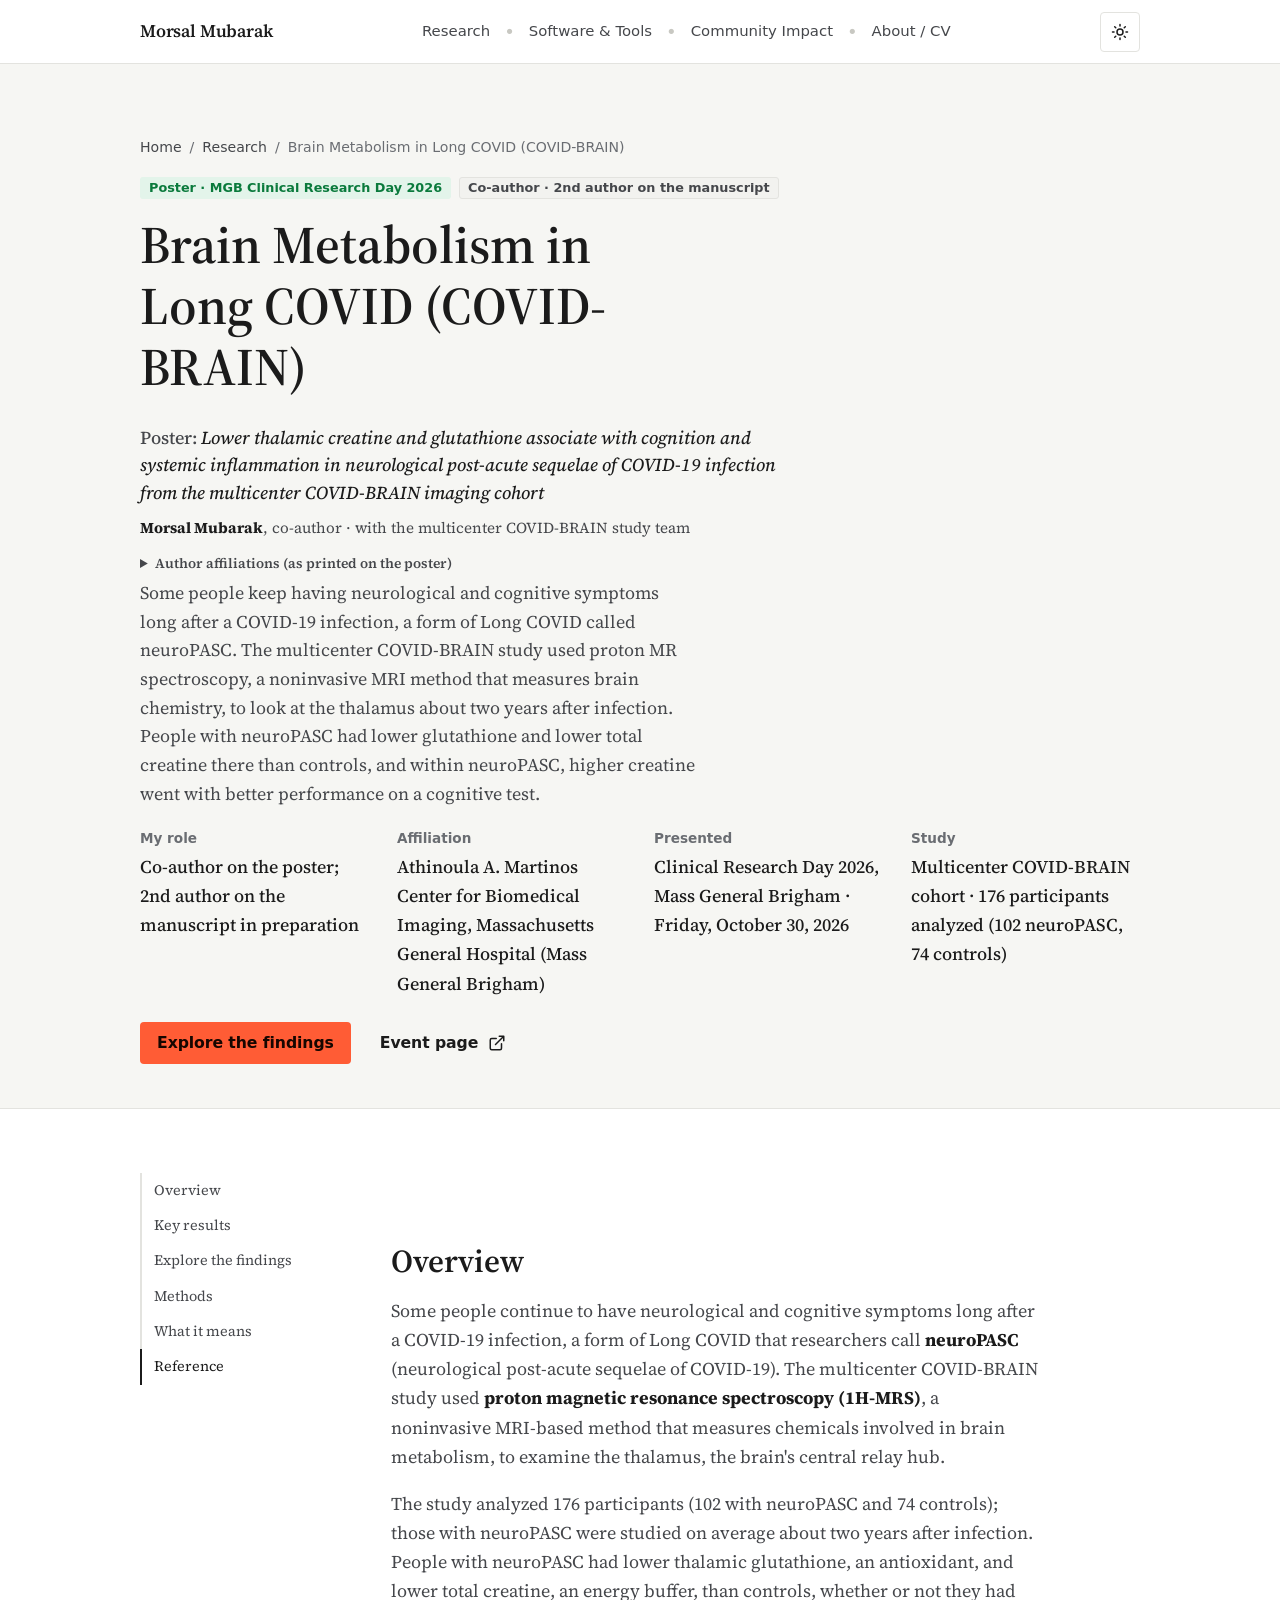
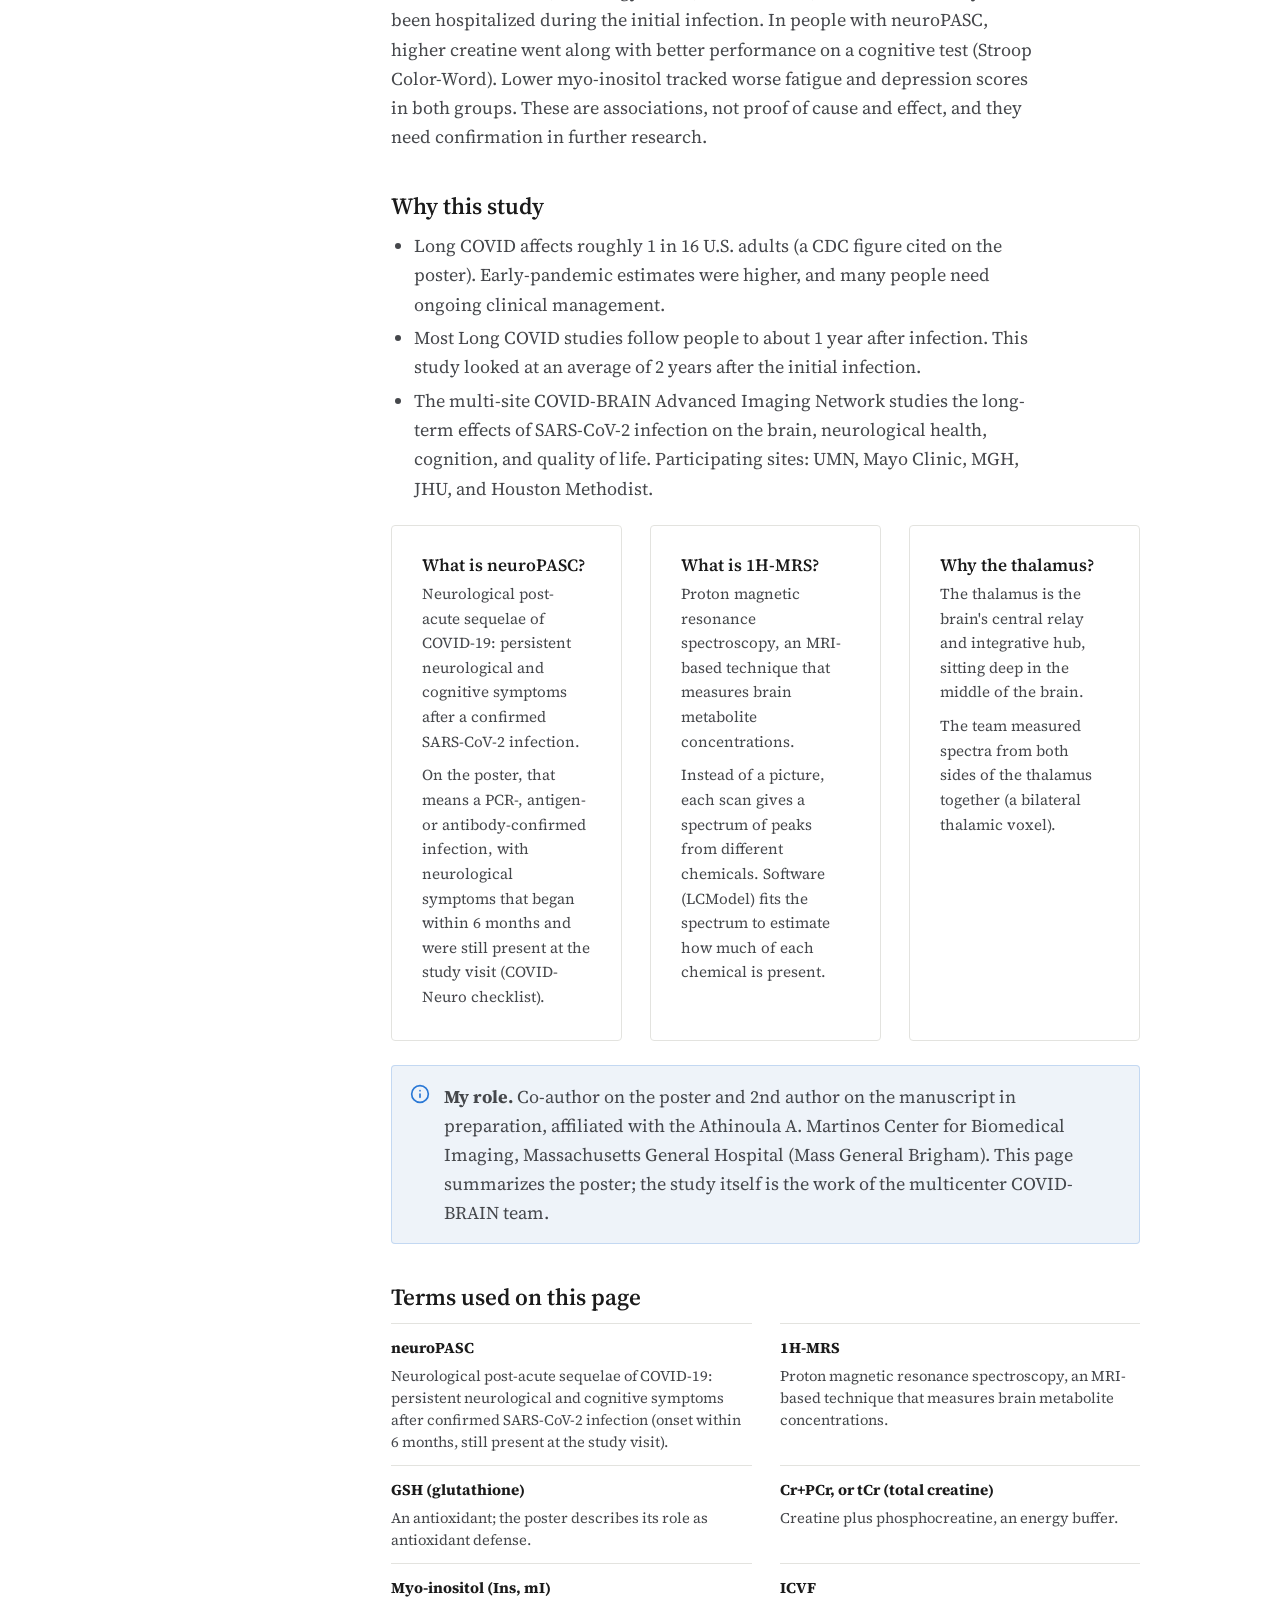
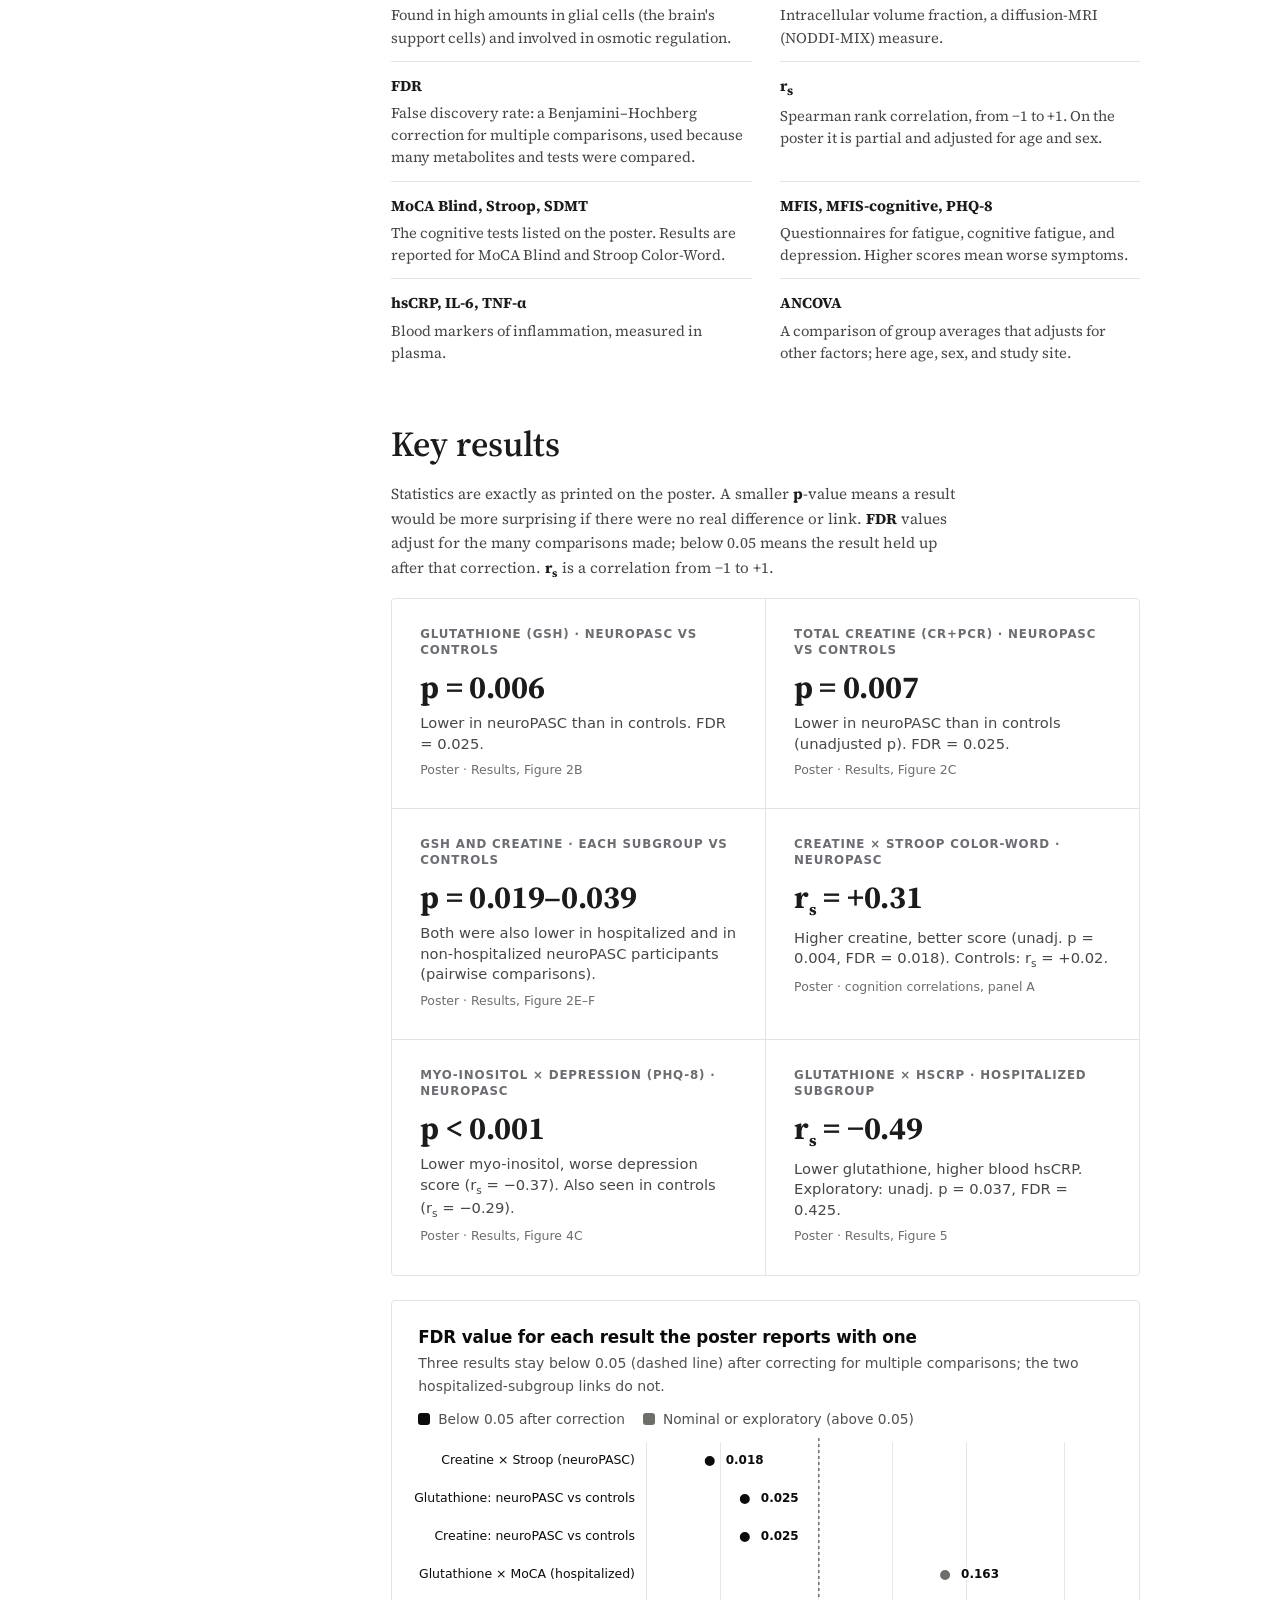
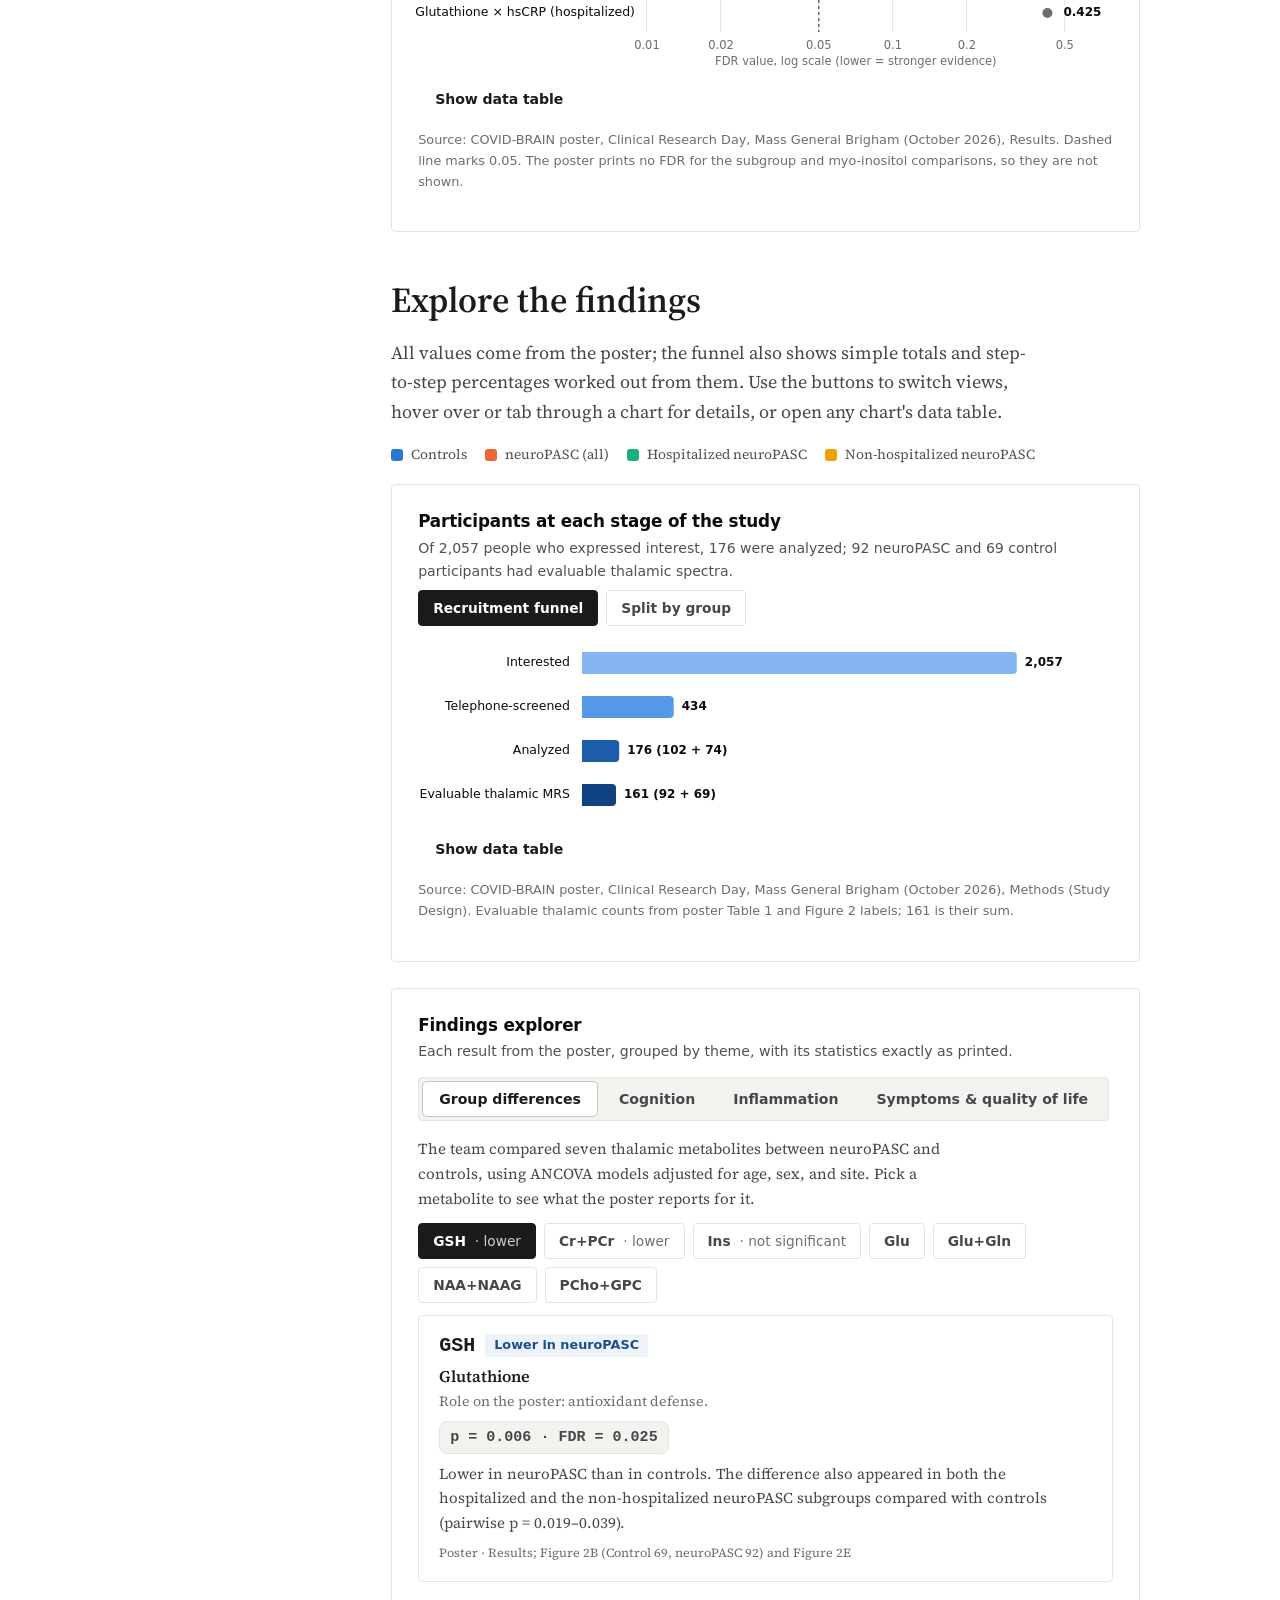
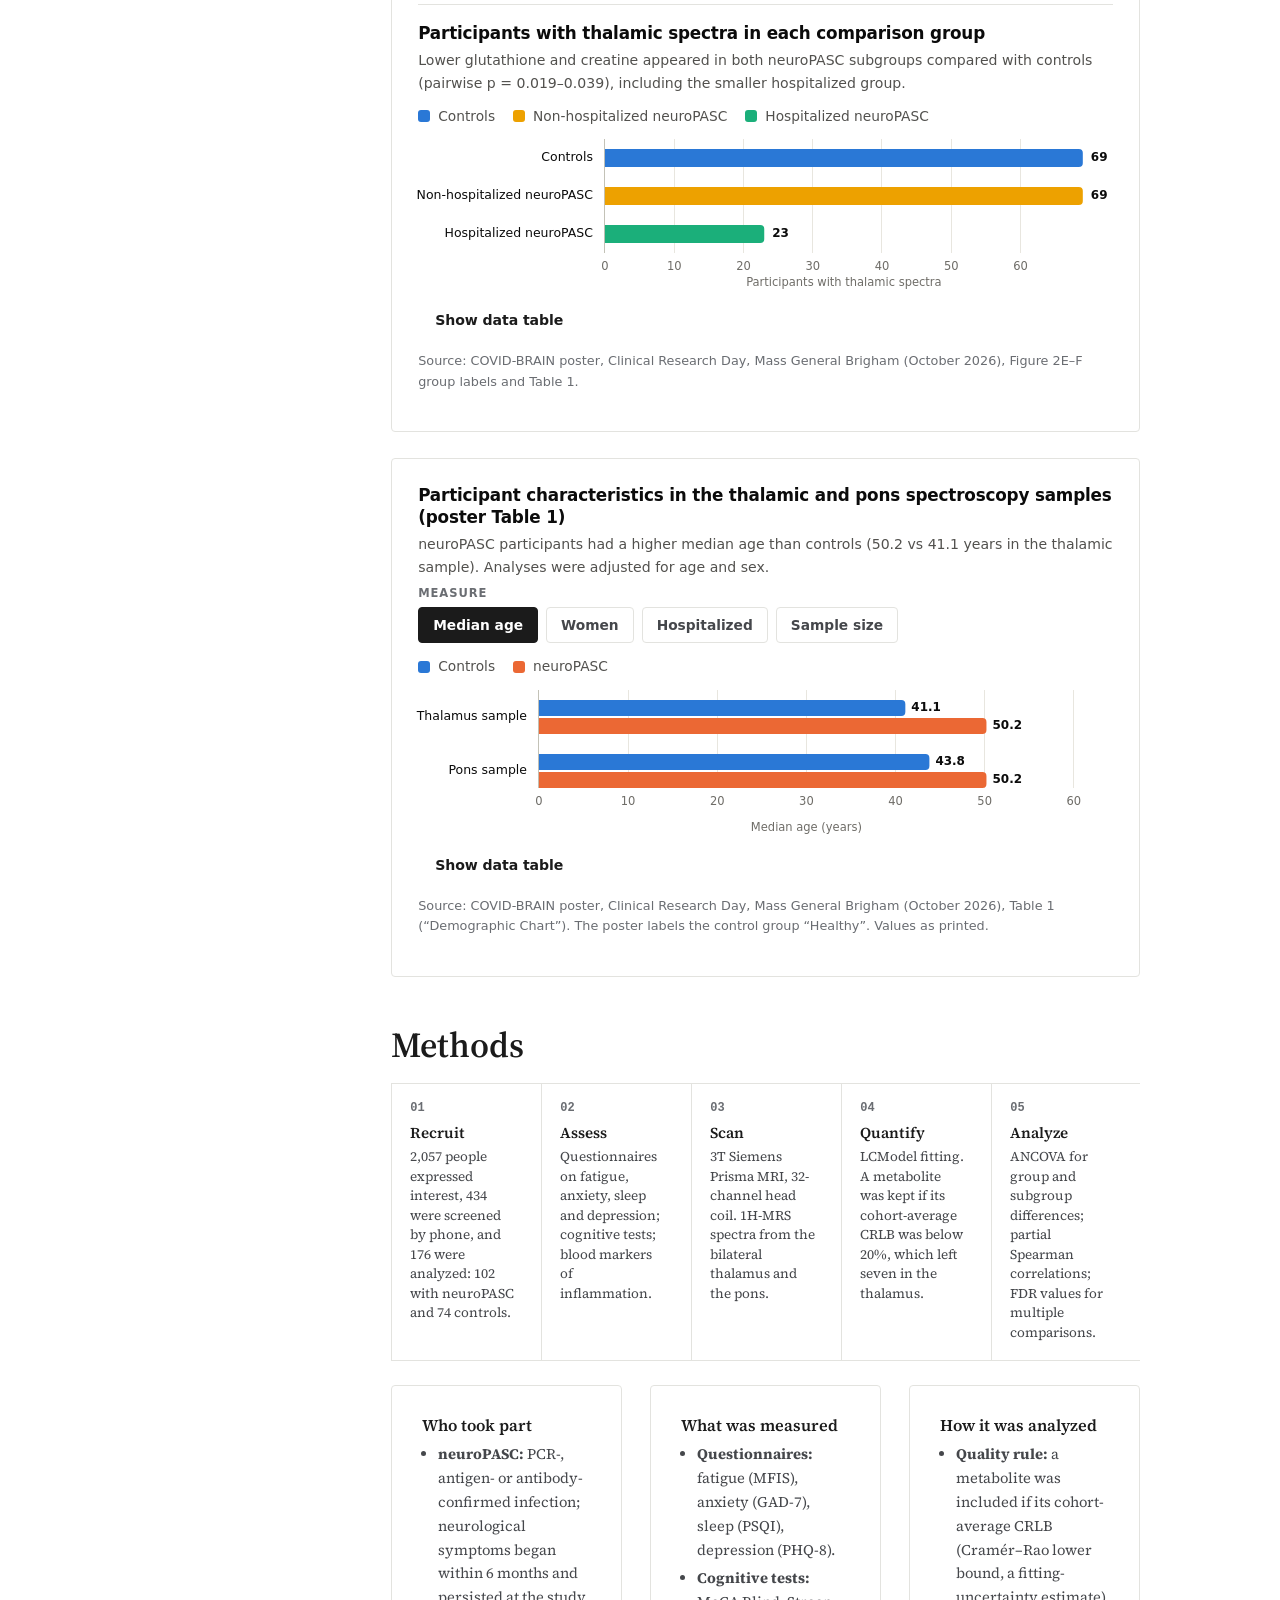
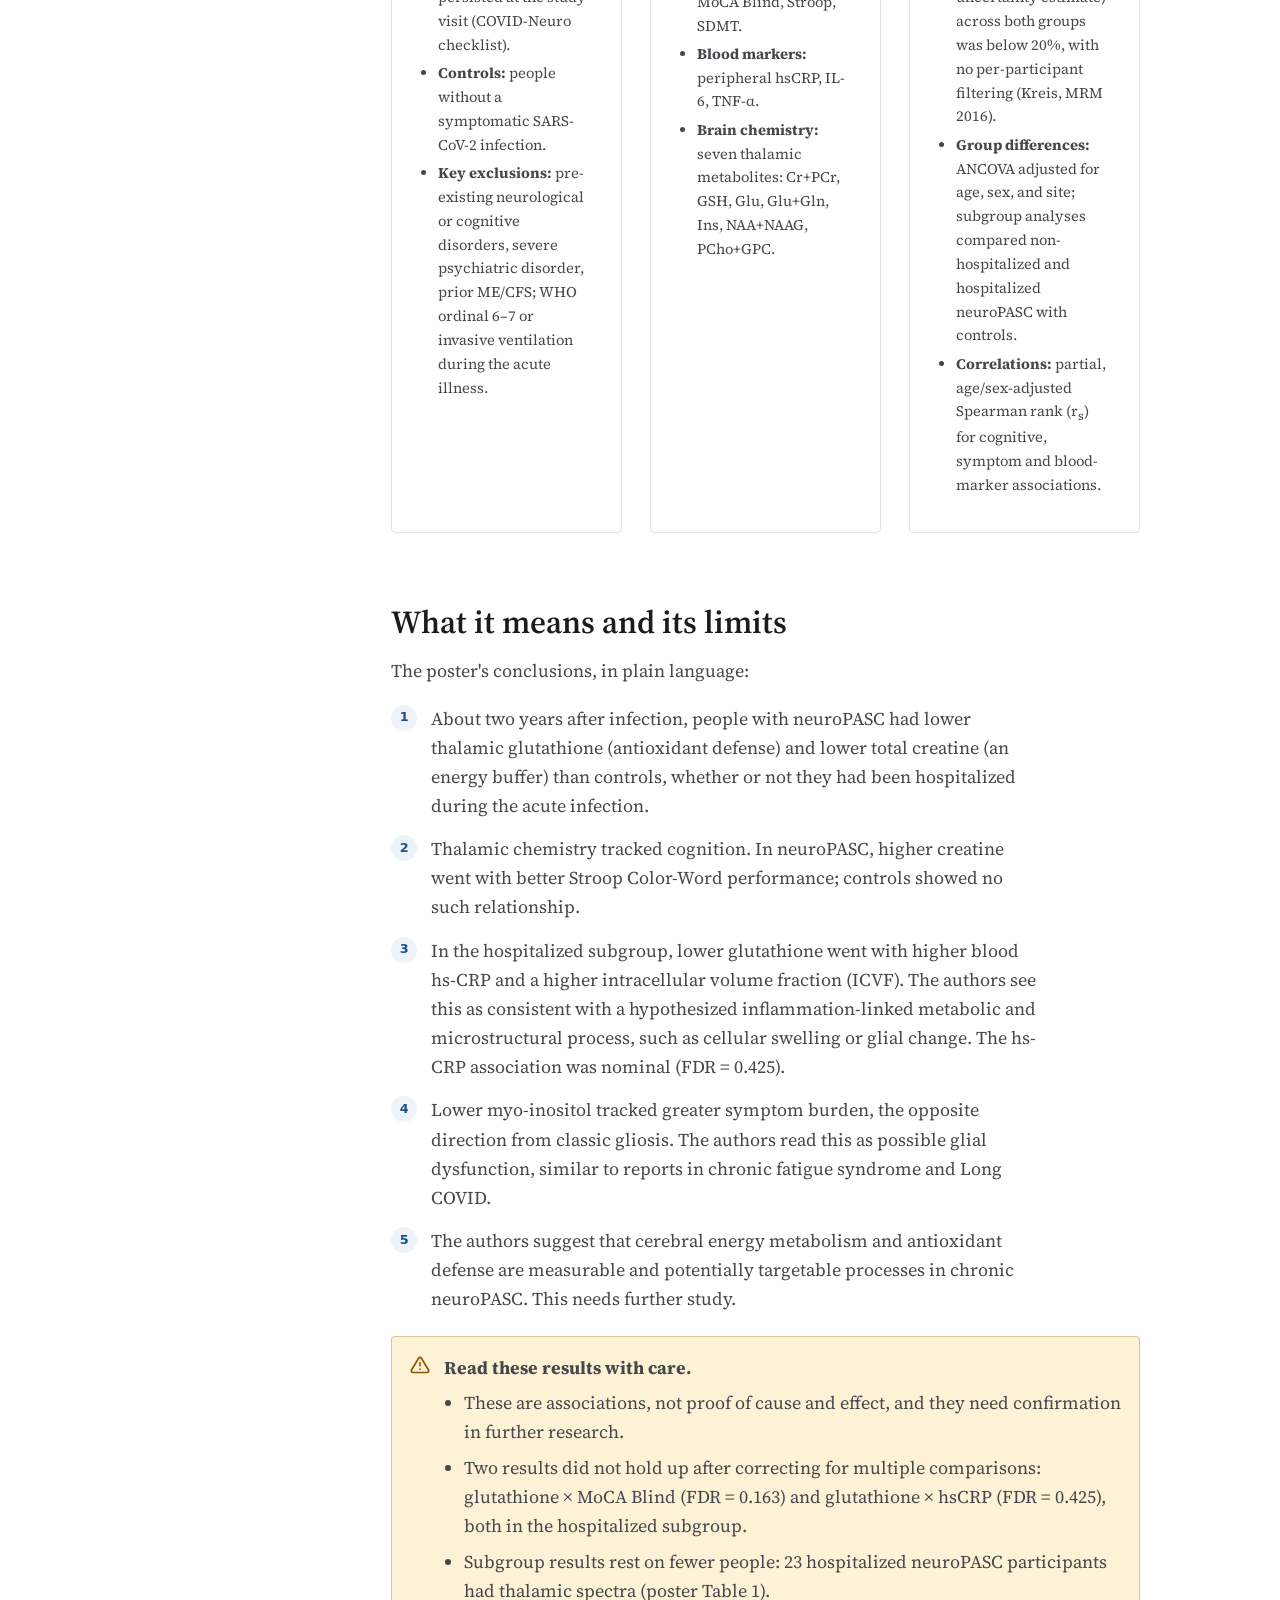
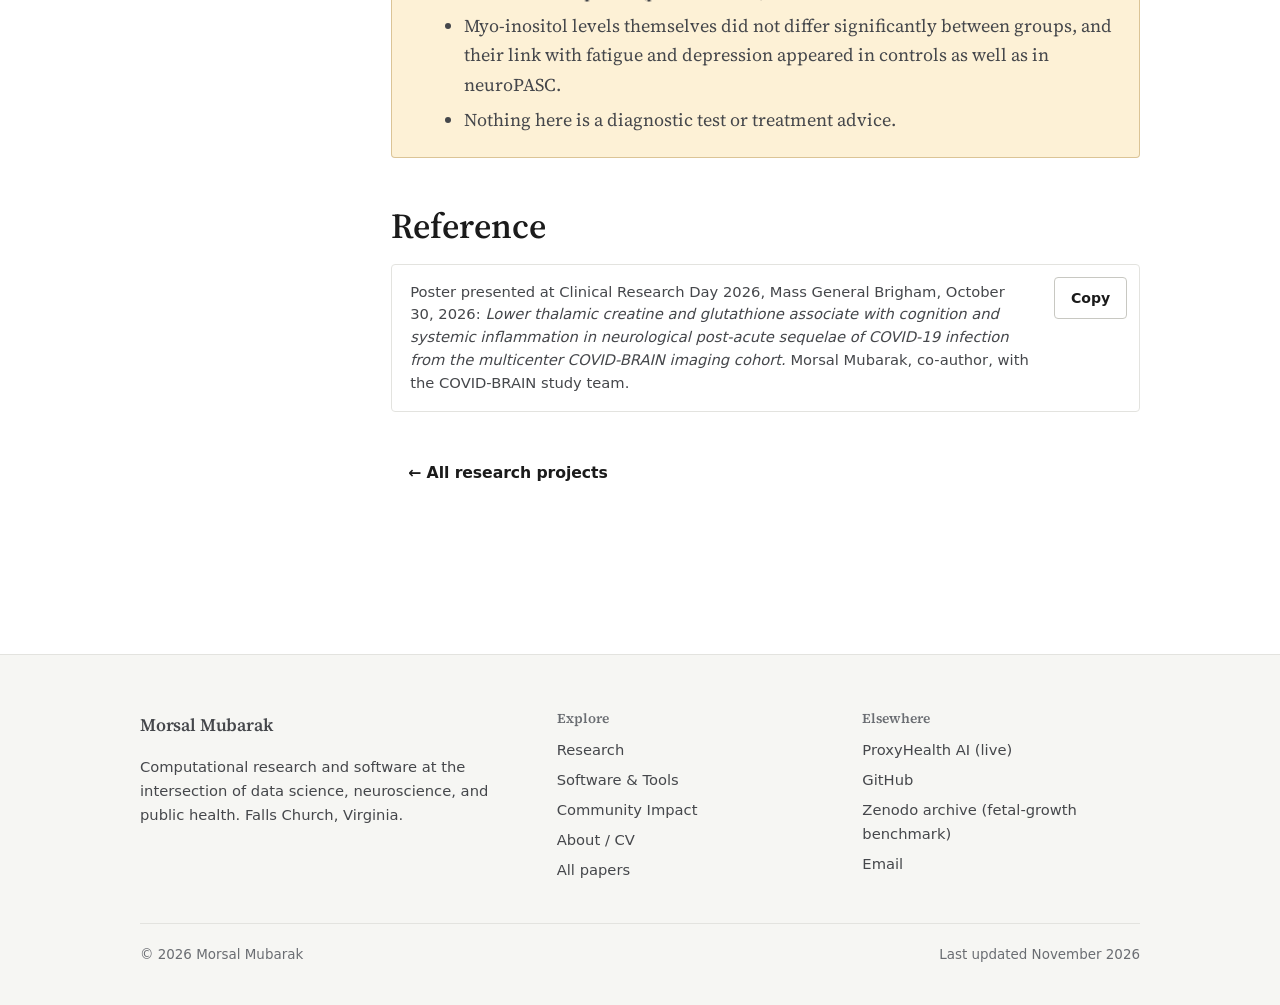
<file: research/covid-brain.html>
<!doctype html>
<html lang="en" class="no-js">
<head>
  <meta charset="utf-8">
  <meta name="viewport" content="width=device-width, initial-scale=1">
  <title>Brain Metabolism in Long COVID (COVID-BRAIN) | Morsal Mubarak</title>
  <meta name="description" content="COVID-BRAIN poster, Clinical Research Day 2026 at Mass General Brigham: people with neurological Long COVID had lower thalamic glutathione and creatine than controls. Morsal Mubarak is a co-author.">
  <meta property="og:title" content="Brain Metabolism in Long COVID (COVID-BRAIN) | Morsal Mubarak">
  <meta property="og:description" content="COVID-BRAIN poster, Clinical Research Day 2026 at Mass General Brigham: people with neurological Long COVID had lower thalamic glutathione and creatine than controls. Morsal Mubarak is a co-author.">
  <meta property="og:type" content="article">
  <meta name="theme-color" content="#f8f7f3" media="(prefers-color-scheme: light)">
  <meta name="theme-color" content="#0b0f17" media="(prefers-color-scheme: dark)">
  <link rel="icon" href="../assets/img/favicon.svg" type="image/svg+xml">
  <link rel="preconnect" href="https://fonts.googleapis.com">
  <link rel="preconnect" href="https://fonts.gstatic.com" crossorigin>
  <link href="https://fonts.googleapis.com/css2?family=Source+Serif+4:ital,opsz,wght@0,8..60,400;0,8..60,600;0,8..60,700;1,8..60,400&display=swap" rel="stylesheet">
  <link rel="stylesheet" href="../assets/css/site.css">
  <script>try{var t=localStorage.getItem('theme');if(t)document.documentElement.setAttribute('data-theme',t)}catch(e){}</script>
  <style>
    /* Page-specific styles (COVID-BRAIN). Tokens only, so light and dark themes both work. */
    .page-hero .badge { white-space: normal; }
    .poster-title { font: 500 clamp(1rem, 1.7vw, 1.14rem)/1.5 var(--font-serif); color: var(--ink-2); max-width: 72ch; margin: 4px 0 10px; }
    .poster-title cite { font-style: italic; color: var(--ink); }
    .byline sup, .affil sup { font-size: .7em; line-height: 0; }
    .affil { font-size: .86rem; color: var(--ink-3); margin: -6px 0 4px; max-width: 80ch; }
    .affil summary { cursor: pointer; color: var(--ink-2); font-weight: 600; width: fit-content; }
    .affil ol { margin: 8px 0 0; padding-left: 1.4em; }
    .affil li { margin: 2px 0; }

    .defs { margin-top: 1.4rem; }
    .defs .card h3 { font-size: 1.08rem; }
    .defs .card p { font-size: .95rem; margin-bottom: .6em; }
    .defs .card p:last-child { margin-bottom: 0; }

    .glossary { display: grid; grid-template-columns: repeat(2, minmax(0, 1fr)); gap: 0 28px; margin: 12px 0 0; }
    .glossary div { padding: 12px 0; border-top: 1px solid var(--line); }
    .glossary dt { font-weight: 700; color: var(--ink); font-size: .95rem; }
    .glossary dd { margin: 4px 0 0; color: var(--ink-2); font-size: .92rem; line-height: 1.5; }
    @media (max-width: 640px) { .glossary { grid-template-columns: minmax(0, 1fr); } }

    .read-note { font-size: .95rem; }
    .metrics.two { grid-template-columns: repeat(2, minmax(0, 1fr)); }
    @media (max-width: 640px) { .metrics.two { grid-template-columns: minmax(0, 1fr); } }
    .metric .kicker { display: block; font: 600 .74rem/1.35 var(--font-sans); letter-spacing: .07em; text-transform: uppercase; color: var(--ink-3); margin-bottom: 12px; }
    .metric .value sub { font-size: .5em; letter-spacing: 0; }
    .metric .label sub, .finding sub, .prose sub, .panel-intro sub { font-size: .72em; }

    /* Surface-colored halo so gridlines and the dashed reference line never cut through chart labels */
    .viz text.cat, .viz text.val { paint-order: stroke; stroke: var(--chart-surface); stroke-width: 4px; stroke-linejoin: round; }
    .chart-stack > .chart-card + .chart-card { margin-top: clamp(18px, 2.4vw, 26px); }
    .color-key { margin: 6px 0 18px; }
    .filters.seg, .filters.chips { margin: 0 0 12px; }
    .filters button { min-height: 36px; line-height: 1.2; }
    .chip-tag { font-weight: 500; opacity: .78; margin-left: 4px; }
    .ctrl-row { display: flex; flex-wrap: wrap; gap: 0 22px; align-items: flex-start; margin-top: 14px; }
    .ctrl-label { display: block; font: 600 .72rem/1.3 var(--font-sans); letter-spacing: .08em; text-transform: uppercase; color: var(--ink-3); margin: 0 0 6px; }

    .explorer .tabs { margin: 14px 0 4px; }
    @media (max-width: 640px) { .explorer .tabs { border-radius: 18px; } .explorer .tabs button { padding: 10px 12px; } }
    .panel-intro { color: var(--ink-2); font-size: .95rem; margin: 16px 0 12px; max-width: 72ch; }
    .subchart { margin-top: 22px; padding-top: 18px; border-top: 1px solid var(--line); }
    .subchart .chart-sub { margin-bottom: 8px; }

    .pstat { display: inline-block; max-width: 100%; font: 600 .84rem/1.5 var(--font-mono); color: var(--ink); background: var(--surface-2); border: 1px solid var(--line); border-radius: 8px; padding: 4px 10px; margin: 2px 0 10px; }
    .finding { border: 1px solid var(--line); border-radius: 12px; padding: 16px 18px; background: var(--surface); margin-top: 16px; }
    .finding h4 { margin: 10px 0 6px; font-size: 1rem; }
    .finding p { margin: 0 0 8px; color: var(--ink-2); font-size: .94rem; }
    .finding .src, .met-detail .src { color: var(--ink-3); font-size: .78rem; margin: 6px 0 0; }

    .met-detail { padding: 18px 20px; }
    .met-detail h4 { margin: 10px 0 4px; font-size: 1.02rem; }
    .met-detail p { margin: 0 0 8px; color: var(--ink-2); font-size: .94rem; }
    .met-head { display: flex; flex-wrap: wrap; gap: 10px; align-items: center; }
    .met-abbr { font: 700 1.25rem/1 var(--font-mono); color: var(--ink); }
    .met-role { color: var(--ink-3) !important; font-size: .88rem !important; }

    .method-cards { margin-top: 18px; }
    .method-cards .card h3 { font-size: 1.02rem; margin-bottom: .5em; }
    .method-cards .card ul { margin: 0; padding-left: 1.1em; color: var(--ink-2); font-size: .92rem; }
    .method-cards .card li { margin: .3em 0; }

    .poster-fig img { width: 100%; }
    .desc { font-size: .9rem; color: var(--ink-2); max-width: 80ch; }
    .desc summary { cursor: pointer; font-weight: 600; color: var(--ink-2); width: fit-content; }
    .desc p { margin: 8px 0 0; }

    .conclusions { counter-reset: c; list-style: none; padding: 0; margin: 0 0 1.4rem; }
    .conclusions li { counter-increment: c; position: relative; padding: 0 0 0 40px; margin: 0 0 14px; color: var(--ink-2); }
    .conclusions li::before { content: counter(c); position: absolute; left: 0; top: 1px; width: 26px; height: 26px; border-radius: 50%; display: grid; place-items: center; background: var(--brand-soft); color: var(--brand); font: 700 .8rem/1 var(--font-sans); }
    .callout ul { margin: 6px 0 0; padding-left: 1.1em; color: var(--ink-2); }
    .callout li { margin: .35em 0; }
    .callout .callout-body { min-width: 0; }
  </style>
</head>
<body>
  <a class="skip-link" href="#main">Skip to content</a>
  <header class="site-header">
    <div class="container">
      <a class="brand-mark" href="../index.html" aria-label="Morsal Mubarak, home"><span class="mono">MM</span><span>Morsal Mubarak</span></a>
      <nav class="nav" id="site-nav" aria-label="Primary">
        <a href="../index.html#research">Research</a><span class="sep" aria-hidden="true">•</span>
        <a href="../index.html#software">Software &amp; Tools</a><span class="sep" aria-hidden="true">•</span>
        <a href="../index.html#community">Community Impact</a><span class="sep" aria-hidden="true">•</span>
        <a href="../index.html#about">About / CV</a>
      </nav>
      <div class="header-actions">
        <button class="icon-btn theme-toggle" type="button" aria-label="Toggle color theme">
          <svg class="sun" viewBox="0 0 24 24" fill="none" stroke="currentColor" stroke-width="2" stroke-linecap="round" stroke-linejoin="round" aria-hidden="true"><circle cx="12" cy="12" r="4"/><path d="M12 2v2M12 20v2M4.93 4.93l1.41 1.41M17.66 17.66l1.41 1.41M2 12h2M20 12h2M6.34 17.66l-1.41 1.41M19.07 4.93l-1.41 1.41"/></svg>
          <svg class="moon" viewBox="0 0 24 24" fill="none" stroke="currentColor" stroke-width="2" stroke-linecap="round" stroke-linejoin="round" aria-hidden="true"><path d="M12 3a6 6 0 0 0 9 9 9 9 0 1 1-9-9Z"/></svg>
        </button>
        <button class="icon-btn menu-btn" type="button" aria-label="Open menu" aria-expanded="false" aria-controls="site-nav">
          <svg viewBox="0 0 24 24" fill="none" stroke="currentColor" stroke-width="2" stroke-linecap="round" aria-hidden="true"><path d="M4 6h16M4 12h16M4 18h16"/></svg>
        </button>
      </div>
    </div>
  </header>

  <main id="main">
    <section class="page-hero">
      <div class="container">
        <nav class="breadcrumb" aria-label="Breadcrumb"><a href="../index.html">Home</a><span aria-hidden="true">/</span><a href="../index.html#research">Research</a><span aria-hidden="true">/</span><span aria-current="page">Brain Metabolism in Long COVID (COVID-BRAIN)</span></nav>
        <div class="flex wrap gap-1 mb-2"><span class="badge live">Poster · MGB Clinical Research Day 2026</span><span class="badge plain">Co-author · 2nd author on the manuscript</span></div>
        <h1>Brain Metabolism in Long COVID (COVID-BRAIN)</h1>
        <p class="poster-title">Poster: <cite>Lower thalamic creatine and glutathione associate with cognition and systemic inflammation in neurological post-acute sequelae of COVID-19 infection from the multicenter COVID-BRAIN imaging cohort</cite></p>
        <p class="byline"><strong>Morsal Mubarak</strong>, co-author · with the multicenter COVID-BRAIN study team</p>
        <details class="affil">
          <summary>Author affiliations (as printed on the poster)</summary>
          <ol>
            <li>Center for Magnetic Resonance Research, Department of Radiology, University of Minnesota, MN, USA</li>
            <li>The Houston Methodist Research Institute, TX, USA</li>
            <li>Johns Hopkins University, MD, USA</li>
            <li>Athinoula A. Martinos Center for Biomedical Imaging, Department of Radiology, Massachusetts General Hospital, MA, USA</li>
            <li>Department of Radiology, Mayo Clinic Rochester, MN, USA</li>
          </ol>
        </details>
        <p class="lede">Some people keep having neurological and cognitive symptoms long after a COVID-19 infection, a form of Long COVID called neuroPASC. The multicenter COVID-BRAIN study used proton MR spectroscopy, a noninvasive MRI method that measures brain chemistry, to look at the thalamus about two years after infection. People with neuroPASC had lower glutathione and lower total creatine there than controls, and within neuroPASC, higher creatine went with better performance on a cognitive test.</p>
        <dl class="facts">
          <div><dt>My role</dt><dd>Co-author on the poster; 2nd author on the manuscript in preparation</dd></div>
          <div><dt>Affiliation</dt><dd>Athinoula A. Martinos Center for Biomedical Imaging, Massachusetts General Hospital (Mass General Brigham)</dd></div>
          <div><dt>Presented</dt><dd>Clinical Research Day 2026, Mass General Brigham · Friday, October 30, 2026</dd></div>
          <div><dt>Study</dt><dd>Multicenter COVID-BRAIN cohort · 176 participants analyzed (102 neuroPASC, 74 controls)</dd></div>
        </dl>
        <div class="btn-row mt-3">
          <a class="btn btn-primary" href="#explore">Explore the findings</a>
          <a class="btn btn-ghost" href="https://dcr.massgeneral.org/clinical-research-day-3/" target="_blank" rel="noopener">Event page
            <svg viewBox="0 0 24 24" fill="none" stroke="currentColor" stroke-width="2" stroke-linecap="round" stroke-linejoin="round" aria-hidden="true"><path d="M15 3h6v6M10 14 21 3M18 13v6a2 2 0 0 1-2 2H5a2 2 0 0 1-2-2V8a2 2 0 0 1 2-2h6"/></svg>
          </a>
        </div>
      </div>
    </section>

    <div class="container section" style="padding-top:clamp(36px,5vw,64px)">
      <div class="with-toc">
        <aside><nav class="toc" aria-label="On this page">
          <a href="#overview">Overview</a><a href="#results">Key results</a><a href="#explore">Explore the findings</a><a href="#methods">Methods</a><a href="#meaning">What it means</a><a href="#cite">Reference</a>
        </nav></aside>
        <div>
          <!-- ============ OVERVIEW ============ -->
          <section id="overview" class="block">
            <div class="prose">
              <h2>Overview</h2>
              <p>Some people continue to have neurological and cognitive symptoms long after a COVID-19 infection, a form of Long COVID that researchers call <strong>neuroPASC</strong> (neurological post-acute sequelae of COVID-19). The multicenter COVID-BRAIN study used <strong>proton magnetic resonance spectroscopy (1H-MRS)</strong>, a noninvasive MRI-based method that measures chemicals involved in brain metabolism, to examine the thalamus, the brain's central relay hub.</p>
              <p>The study analyzed 176 participants (102 with neuroPASC and 74 controls); those with neuroPASC were studied on average about two years after infection. People with neuroPASC had lower thalamic glutathione, an antioxidant, and lower total creatine, an energy buffer, than controls, whether or not they had been hospitalized during the initial infection. In people with neuroPASC, higher creatine went along with better performance on a cognitive test (Stroop Color-Word). Lower myo-inositol tracked worse fatigue and depression scores in both groups. These are associations, not proof of cause and effect, and they need confirmation in further research.</p>
              <h3>Why this study</h3>
              <ul>
                <li>Long COVID affects roughly 1 in 16 U.S. adults (a CDC figure cited on the poster). Early-pandemic estimates were higher, and many people need ongoing clinical management.</li>
                <li>Most Long COVID studies follow people to about 1 year after infection. This study looked at an average of 2 years after the initial infection.</li>
                <li>The multi-site COVID-BRAIN Advanced Imaging Network studies the long-term effects of SARS-CoV-2 infection on the brain, neurological health, cognition, and quality of life. Participating sites: UMN, Mayo Clinic, MGH, JHU, and Houston Methodist.</li>
              </ul>
            </div>

            <div class="grid grid-3 defs">
              <div class="card">
                <h3>What is neuroPASC?</h3>
                <p>Neurological post-acute sequelae of COVID-19: persistent neurological and cognitive symptoms after a confirmed SARS-CoV-2 infection.</p>
                <p>On the poster, that means a PCR-, antigen- or antibody-confirmed infection, with neurological symptoms that began within 6 months and were still present at the study visit (COVID-Neuro checklist).</p>
              </div>
              <div class="card">
                <h3>What is 1H-MRS?</h3>
                <p>Proton magnetic resonance spectroscopy, an MRI-based technique that measures brain metabolite concentrations.</p>
                <p>Instead of a picture, each scan gives a spectrum of peaks from different chemicals. Software (LCModel) fits the spectrum to estimate how much of each chemical is present.</p>
              </div>
              <div class="card">
                <h3>Why the thalamus?</h3>
                <p>The thalamus is the brain's central relay and integrative hub, sitting deep in the middle of the brain.</p>
                <p>The team measured spectra from both sides of the thalamus together (a bilateral thalamic voxel).</p>
              </div>
            </div>

            <div class="callout mt-3"><svg viewBox="0 0 24 24" fill="none" stroke="currentColor" stroke-width="2" stroke-linecap="round" stroke-linejoin="round" aria-hidden="true"><circle cx="12" cy="12" r="10"/><path d="M12 16v-4M12 8h.01"/></svg><p><strong>My role.</strong> Co-author on the poster and 2nd author on the manuscript in preparation, affiliated with the Athinoula A. Martinos Center for Biomedical Imaging, Massachusetts General Hospital (Mass General Brigham). This page summarizes the poster; the study itself is the work of the multicenter COVID-BRAIN team.</p></div>

            <h3 class="mt-4">Terms used on this page</h3>
            <dl class="glossary">
              <div><dt>neuroPASC</dt><dd>Neurological post-acute sequelae of COVID-19: persistent neurological and cognitive symptoms after confirmed SARS-CoV-2 infection (onset within 6 months, still present at the study visit).</dd></div>
              <div><dt>1H-MRS</dt><dd>Proton magnetic resonance spectroscopy, an MRI-based technique that measures brain metabolite concentrations.</dd></div>
              <div><dt>GSH (glutathione)</dt><dd>An antioxidant; the poster describes its role as antioxidant defense.</dd></div>
              <div><dt>Cr+PCr, or tCr (total creatine)</dt><dd>Creatine plus phosphocreatine, an energy buffer.</dd></div>
              <div><dt>Myo-inositol (Ins, mI)</dt><dd>Found in high amounts in glial cells (the brain's support cells) and involved in osmotic regulation.</dd></div>
              <div><dt>ICVF</dt><dd>Intracellular volume fraction, a diffusion-MRI (NODDI-MIX) measure.</dd></div>
              <div><dt>FDR</dt><dd>False discovery rate: a Benjamini–Hochberg correction for multiple comparisons, used because many metabolites and tests were compared.</dd></div>
              <div><dt>r<sub>s</sub></dt><dd>Spearman rank correlation, from −1 to +1. On the poster it is partial and adjusted for age and sex.</dd></div>
              <div><dt>MoCA Blind, Stroop, SDMT</dt><dd>The cognitive tests listed on the poster. Results are reported for MoCA Blind and Stroop Color-Word.</dd></div>
              <div><dt>MFIS, MFIS-cognitive, PHQ-8</dt><dd>Questionnaires for fatigue, cognitive fatigue, and depression. Higher scores mean worse symptoms.</dd></div>
              <div><dt>hsCRP, IL-6, TNF-α</dt><dd>Blood markers of inflammation, measured in plasma.</dd></div>
              <div><dt>ANCOVA</dt><dd>A comparison of group averages that adjusts for other factors; here age, sex, and study site.</dd></div>
            </dl>
          </section>

          <!-- ============ KEY RESULTS ============ -->
          <section id="results" class="block">
            <h2 class="prose">Key results</h2>
            <p class="prose ink-2 read-note">Statistics are exactly as printed on the poster. A smaller <strong>p</strong>-value means a result would be more surprising if there were no real difference or link. <strong>FDR</strong> values adjust for the many comparisons made; below 0.05 means the result held up after that correction. <strong>r<sub>s</sub></strong> is a correlation from −1 to +1.</p>
            <div class="metrics two">
              <div class="metric small">
                <span class="kicker">Glutathione (GSH) · neuroPASC vs controls</span>
                <span class="value">p = 0.006</span>
                <span class="label">Lower in neuroPASC than in controls. FDR = 0.025.</span>
                <span class="src">Poster · Results, Figure 2B</span>
              </div>
              <div class="metric small">
                <span class="kicker">Total creatine (Cr+PCr) · neuroPASC vs controls</span>
                <span class="value">p = 0.007</span>
                <span class="label">Lower in neuroPASC than in controls (unadjusted p). FDR = 0.025.</span>
                <span class="src">Poster · Results, Figure 2C</span>
              </div>
              <div class="metric small">
                <span class="kicker">GSH and creatine · each subgroup vs controls</span>
                <span class="value">p = 0.019–0.039</span>
                <span class="label">Both were also lower in hospitalized and in non-hospitalized neuroPASC participants (pairwise comparisons).</span>
                <span class="src">Poster · Results, Figure 2E–F</span>
              </div>
              <div class="metric small">
                <span class="kicker">Creatine × Stroop Color-Word · neuroPASC</span>
                <span class="value">r<sub>s</sub> = +0.31</span>
                <span class="label">Higher creatine, better score (unadj. p = 0.004, FDR = 0.018). Controls: r<sub>s</sub> = +0.02.</span>
                <span class="src">Poster · cognition correlations, panel A</span>
              </div>
              <div class="metric small">
                <span class="kicker">Myo-inositol × depression (PHQ-8) · neuroPASC</span>
                <span class="value">p &lt; 0.001</span>
                <span class="label">Lower myo-inositol, worse depression score (r<sub>s</sub> = −0.37). Also seen in controls (r<sub>s</sub> = −0.29).</span>
                <span class="src">Poster · Results, Figure 4C</span>
              </div>
              <div class="metric small">
                <span class="kicker">Glutathione × hsCRP · hospitalized subgroup</span>
                <span class="value">r<sub>s</sub> = −0.49</span>
                <span class="label">Lower glutathione, higher blood hsCRP. Exploratory: unadj. p = 0.037, FDR = 0.425.</span>
                <span class="src">Poster · Results, Figure 5</span>
              </div>
            </div>

            <div class="chart-card mt-3">
              <div class="chart-head"><div><h3 class="chart-title">FDR value for each result the poster reports with one</h3><p class="chart-sub">Three results stay below 0.05 (dashed line) after correcting for multiple comparisons; the two hospitalized-subgroup links do not.</p></div></div>
              <div id="chart-fdr"></div>
            </div>
          </section>

          <!-- ============ EXPLORE ============ -->
          <section id="explore" class="block">
            <h2 class="prose">Explore the findings</h2>
            <p class="prose ink-2">All values come from the poster; the funnel also shows simple totals and step-to-step percentages worked out from them. Use the buttons to switch views, hover over or tab through a chart for details, or open any chart's data table.</p>
            <ul class="viz-legend color-key" aria-label="Group colors used in these charts">
              <li><span class="key" style="background:var(--series-1)"></span>Controls</li>
              <li><span class="key" style="background:var(--series-2)"></span>neuroPASC (all)</li>
              <li><span class="key" style="background:var(--series-3)"></span>Hospitalized neuroPASC</li>
              <li><span class="key" style="background:var(--series-4)"></span>Non-hospitalized neuroPASC</li>
            </ul>

            <div class="chart-stack">
              <!-- Funnel -->
              <div class="chart-card">
                <div class="chart-head"><div><h3 class="chart-title">Participants at each stage of the study</h3><p class="chart-sub">Of 2,057 people who expressed interest, 176 were analyzed; 92 neuroPASC and 69 control participants had evaluable thalamic spectra.</p></div></div>
                <div class="filters seg" role="group" aria-label="Funnel view">
                  <button type="button" aria-pressed="true" data-funnel="total">Recruitment funnel</button>
                  <button type="button" aria-pressed="false" data-funnel="groups">Split by group</button>
                </div>
                <div id="chart-funnel"></div>
                <div id="chart-funnel-groups" hidden></div>
              </div>

              <!-- Findings explorer -->
              <div class="chart-card explorer" id="findings-explorer">
                <div class="chart-head"><div><h3 class="chart-title">Findings explorer</h3><p class="chart-sub">Each result from the poster, grouped by theme, with its statistics exactly as printed.</p></div></div>
                <div class="tabs" role="tablist" aria-label="Finding themes" data-tabs>
                  <button type="button" role="tab" id="tab-groups" aria-controls="panel-groups" aria-selected="true">Group differences</button>
                  <button type="button" role="tab" id="tab-cog" aria-controls="panel-cog" aria-selected="false" tabindex="-1">Cognition</button>
                  <button type="button" role="tab" id="tab-infl" aria-controls="panel-infl" aria-selected="false" tabindex="-1">Inflammation</button>
                  <button type="button" role="tab" id="tab-sym" aria-controls="panel-sym" aria-selected="false" tabindex="-1">Symptoms &amp; quality of life</button>
                </div>

                <!-- Panel: group differences -->
                <div class="tab-panel" role="tabpanel" id="panel-groups" aria-labelledby="tab-groups">
                  <p class="panel-intro">The team compared seven thalamic metabolites between neuroPASC and controls, using ANCOVA models adjusted for age, sex, and site. Pick a metabolite to see what the poster reports for it.</p>
                  <div class="filters chips" role="group" aria-label="Choose a metabolite">
                    <button type="button" aria-pressed="true" data-met="GSH">GSH <span class="chip-tag">· lower</span></button>
                    <button type="button" aria-pressed="false" data-met="CR">Cr+PCr <span class="chip-tag">· lower</span></button>
                    <button type="button" aria-pressed="false" data-met="INS">Ins <span class="chip-tag">· not significant</span></button>
                    <button type="button" aria-pressed="false" data-met="GLU">Glu</button>
                    <button type="button" aria-pressed="false" data-met="GLX">Glu+Gln</button>
                    <button type="button" aria-pressed="false" data-met="NAA">NAA+NAAG</button>
                    <button type="button" aria-pressed="false" data-met="CHO">PCho+GPC</button>
                  </div>
                  <div class="card met-detail" id="met-detail" aria-live="polite">
                    <div class="met-head"><span class="met-abbr">GSH</span><span class="badge review">Lower in neuroPASC</span></div>
                    <h4>Glutathione</h4>
                    <p class="met-role">Role on the poster: antioxidant defense.</p>
                    <p class="pstat">p = 0.006 · FDR = 0.025</p>
                    <p>Lower in neuroPASC than in controls. The difference also appeared in both the hospitalized and the non-hospitalized neuroPASC subgroups compared with controls (pairwise p = 0.019–0.039).</p>
                    <p class="src">Poster · Results; Figure 2B (Control 69, neuroPASC 92) and Figure 2E</p>
                  </div>
                  <div class="subchart">
                    <h4 class="chart-title">Participants with thalamic spectra in each comparison group</h4>
                    <p class="chart-sub">Lower glutathione and creatine appeared in both neuroPASC subgroups compared with controls (pairwise p = 0.019–0.039), including the smaller hospitalized group.</p>
                    <div id="chart-subgroups"></div>
                  </div>
                </div>

                <!-- Panel: cognition -->
                <div class="tab-panel" role="tabpanel" id="panel-cog" aria-labelledby="tab-cog" hidden>
                  <p class="panel-intro">Correlations between thalamic metabolites and cognitive test scores (Spearman rank, r<sub>s</sub>, adjusted for age and sex). Values above 0 mean higher metabolite levels went with higher test scores.</p>
                  <div class="ctrl-row">
                    <div>
                      <span class="ctrl-label" id="cog-m-label">Metabolite × test</span>
                      <div class="filters seg" role="group" aria-labelledby="cog-m-label">
                        <button type="button" aria-pressed="true" data-cog-m="cr">Creatine × Stroop Color-Word</button>
                        <button type="button" aria-pressed="false" data-cog-m="gsh">Glutathione × MoCA Blind</button>
                      </div>
                    </div>
                    <div>
                      <span class="ctrl-label" id="cog-g-label">Groups</span>
                      <div class="filters seg" role="group" aria-labelledby="cog-g-label">
                        <button type="button" aria-pressed="true" data-cog-g="all">neuroPASC vs controls</button>
                        <button type="button" aria-pressed="false" data-cog-g="sub">By hospitalization</button>
                      </div>
                    </div>
                  </div>
                  <h4 class="chart-title mt-2" id="cog-title">Creatine vs Stroop Color-Word score: correlation by group</h4>
                  <p class="chart-sub" id="cog-sub" aria-live="polite">In neuroPASC, higher creatine went with better Stroop Color-Word scores; controls showed no such link (r<sub>s</sub> = +0.02).</p>
                  <div id="cog-A"></div>
                  <div id="cog-B" hidden></div>
                  <div id="cog-C" hidden></div>
                  <div id="cog-D" hidden></div>
                  <div class="finding" id="cog-find-cr">
                    <span class="badge review">Held up after FDR correction</span>
                    <h4>Higher creatine, better Stroop Color-Word performance in neuroPASC</h4>
                    <p class="pstat">Cr+PCr × Stroop Color-Word, neuroPASC: unadj. p = 0.004, FDR = 0.018</p>
                    <p>Controls showed no such association (r<sub>s</sub> = +0.02). Split by hospitalization, the correlation was similar in non-hospitalized (r<sub>s</sub> = +0.28) and hospitalized (r<sub>s</sub> = +0.27) participants.</p>
                    <p class="src">Poster · Results, “Thalamic metabolic alterations track with cognitive performance”; cognition correlations, panels A–B</p>
                  </div>
                  <div class="finding" id="cog-find-gsh" hidden>
                    <span class="badge draft">Nominal: did not survive FDR correction</span>
                    <h4>Lower glutathione, lower MoCA Blind score in the hospitalized subgroup</h4>
                    <p class="pstat">GSH × MoCA Blind, hospitalized: unadj. p = 0.041, FDR = 0.163</p>
                    <p>Because it did not hold up after correcting for multiple comparisons, this is a nominal result. Across all neuroPASC participants, the poster prints r<sub>s</sub> = +0.20 for this pair (controls: −0.16), with no p-value.</p>
                    <p class="src">Poster · Results, “Thalamic metabolic alterations track with cognitive performance”; cognition correlations, panels C–D</p>
                  </div>
                </div>

                <!-- Panel: inflammation -->
                <div class="tab-panel" role="tabpanel" id="panel-infl" aria-labelledby="tab-infl" hidden>
                  <p class="panel-intro">Correlations (r<sub>s</sub>, adjusted for age and sex) between thalamic glutathione and inflammation markers measured in blood plasma. Values below 0 mean lower glutathione went with higher marker levels.</p>
                  <span class="ctrl-label" id="inf-label">View</span>
                  <div class="filters seg" role="group" aria-labelledby="inf-label">
                    <button type="button" aria-pressed="true" data-inf="group">Glutathione × hsCRP, by group</button>
                    <button type="button" aria-pressed="false" data-inf="markers">Hospitalized: glutathione × each marker</button>
                  </div>
                  <h4 class="chart-title mt-2" id="inf-title">Glutathione vs blood hsCRP: correlation by group</h4>
                  <p class="chart-sub" id="inf-sub" aria-live="polite">The direction reverses in the hospitalized subgroup (r<sub>s</sub> = −0.49), where lower glutathione went with higher hsCRP.</p>
                  <div id="inf-group"></div>
                  <div id="inf-markers" hidden></div>
                  <div class="finding">
                    <span class="badge draft">Exploratory: did not survive FDR correction</span>
                    <h4>Lower glutathione, higher blood hsCRP in the hospitalized subgroup</h4>
                    <p class="pstat">GSH × hsCRP, hospitalized: unadj. p = 0.037, FDR = 0.425</p>
                    <p>The poster suggests this may reflect an interaction between persistent systemic immune perturbation and altered cerebral redox homeostasis: lasting immune changes in the body alongside a shifted antioxidant balance in the brain.</p>
                    <p>For context, earlier work in the same cohort found higher plasma hsCRP and IL-6 in participants who were hospitalized during acute COVID-19, including after adjustment for BMI (<a href="https://doi.org/10.3389/fnhum.2026.1754342" target="_blank" rel="noopener">Silva et al., 2026, <em>Frontiers in Human Neuroscience</em></a>).</p>
                    <p class="src">Poster · Results, “Thalamic GSH correlates with peripheral inflammation in hospitalized neuroPASC participants”; Figure 5 (selected values)</p>
                  </div>
                </div>

                <!-- Panel: symptoms -->
                <div class="tab-panel" role="tabpanel" id="panel-sym" aria-labelledby="tab-sym" hidden>
                  <p class="panel-intro">Correlations (r<sub>s</sub>, adjusted for age and sex) between thalamic myo-inositol and questionnaire scores. Higher scores mean worse fatigue or depression, so values below 0 mean lower myo-inositol went with worse symptoms.</p>
                  <h4 class="chart-title">Myo-inositol vs symptom scores: correlation by group</h4>
                  <p class="chart-sub">All six correlations are below zero: lower myo-inositol went with worse fatigue, cognitive fatigue and depression scores in both groups.</p>
                  <div id="chart-symptoms"></div>
                  <div class="finding">
                    <span class="badge review">Seen in neuroPASC and in controls</span>
                    <h4>Lower myo-inositol, worse fatigue and depression scores</h4>
                    <p class="pstat">Within neuroPASC: PHQ-8 p &lt; 0.001 · MFIS p = 0.01 · MFIS-cognitive p = 0.022</p>
                    <p>Myo-inositol levels themselves did not differ significantly between neuroPASC and controls.</p>
                    <p>Myo-inositol is found in high amounts in glial cells and is involved in osmotic regulation, so the authors read lower levels as possible glial dysfunction. They note this is the opposite direction from classic gliosis (a reactive glial response), and similar to reports in chronic fatigue syndrome and Long COVID.</p>
                    <p class="src">Poster · Results, “Thalamic myo-inositol tracks fatigue and depression in controls as well as in neuroPASC”; Figure 4A–C; Conclusions</p>
                  </div>
                </div>
              </div>

              <!-- Demographics -->
              <div class="chart-card">
                <div class="chart-head"><div><h3 class="chart-title">Participant characteristics in the thalamic and pons spectroscopy samples (poster Table 1)</h3><p class="chart-sub" id="demo-sub" aria-live="polite">neuroPASC participants had a higher median age than controls (50.2 vs 41.1 years in the thalamic sample). Analyses were adjusted for age and sex.</p></div></div>
                <span class="ctrl-label" id="demo-label">Measure</span>
                <div class="filters seg" role="group" aria-labelledby="demo-label">
                  <button type="button" aria-pressed="true" data-demo="age">Median age</button>
                  <button type="button" aria-pressed="false" data-demo="female">Women</button>
                  <button type="button" aria-pressed="false" data-demo="hosp">Hospitalized</button>
                  <button type="button" aria-pressed="false" data-demo="n">Sample size</button>
                </div>
                <div id="demo-age"></div>
                <div id="demo-female" hidden></div>
                <div id="demo-hosp" hidden></div>
                <div id="demo-n" hidden></div>
              </div>
            </div>
          </section>

          <!-- ============ METHODS ============ -->
          <section id="methods" class="block">
            <h2 class="prose">Methods</h2>
            <div class="flow">
              <div class="step"><h4>Recruit</h4><p>2,057 people expressed interest, 434 were screened by phone, and 176 were analyzed: 102 with neuroPASC and 74 controls.</p></div>
              <div class="step"><h4>Assess</h4><p>Questionnaires on fatigue, anxiety, sleep and depression; cognitive tests; blood markers of inflammation.</p></div>
              <div class="step"><h4>Scan</h4><p>3T Siemens Prisma MRI, 32-channel head coil. 1H-MRS spectra from the bilateral thalamus and the pons.</p></div>
              <div class="step"><h4>Quantify</h4><p>LCModel fitting. A metabolite was kept if its cohort-average CRLB was below 20%, which left seven in the thalamus.</p></div>
              <div class="step"><h4>Analyze</h4><p>ANCOVA for group and subgroup differences; partial Spearman correlations; FDR values for multiple comparisons.</p></div>
            </div>
            <div class="grid grid-3 method-cards">
              <div class="card">
                <h3>Who took part</h3>
                <ul>
                  <li><strong>neuroPASC:</strong> PCR-, antigen- or antibody-confirmed infection; neurological symptoms began within 6 months and persisted at the study visit (COVID-Neuro checklist).</li>
                  <li><strong>Controls:</strong> people without a symptomatic SARS-CoV-2 infection.</li>
                  <li><strong>Key exclusions:</strong> pre-existing neurological or cognitive disorders, severe psychiatric disorder, prior ME/CFS; WHO ordinal 6–7 or invasive ventilation during the acute illness.</li>
                </ul>
              </div>
              <div class="card">
                <h3>What was measured</h3>
                <ul>
                  <li><strong>Questionnaires:</strong> fatigue (MFIS), anxiety (GAD-7), sleep (PSQI), depression (PHQ-8).</li>
                  <li><strong>Cognitive tests:</strong> MoCA Blind, Stroop, SDMT.</li>
                  <li><strong>Blood markers:</strong> peripheral hsCRP, IL-6, TNF-α.</li>
                  <li><strong>Brain chemistry:</strong> seven thalamic metabolites: Cr+PCr, GSH, Glu, Glu+Gln, Ins, NAA+NAAG, PCho+GPC.</li>
                </ul>
              </div>
              <div class="card">
                <h3>How it was analyzed</h3>
                <ul>
                  <li><strong>Quality rule:</strong> a metabolite was included if its cohort-average CRLB (Cramér–Rao lower bound, a fitting-uncertainty estimate) across both groups was below 20%, with no per-participant filtering (Kreis, MRM 2016).</li>
                  <li><strong>Group differences:</strong> ANCOVA adjusted for age, sex, and site; subgroup analyses compared non-hospitalized and hospitalized neuroPASC with controls.</li>
                  <li><strong>Correlations:</strong> partial, age/sex-adjusted Spearman rank (r<sub>s</sub>) for cognitive, symptom and blood-marker associations.</li>
                </ul>
              </div>
            </div>
          </section>

          <!-- ============ WHAT IT MEANS ============ -->
          <section id="meaning" class="block">
            <div class="prose">
              <h2>What it means and its limits</h2>
              <p>The poster's conclusions, in plain language:</p>
            </div>
            <ol class="conclusions prose">
              <li>About two years after infection, people with neuroPASC had lower thalamic glutathione (antioxidant defense) and lower total creatine (an energy buffer) than controls, whether or not they had been hospitalized during the acute infection.</li>
              <li>Thalamic chemistry tracked cognition. In neuroPASC, higher creatine went with better Stroop Color-Word performance; controls showed no such relationship.</li>
              <li>In the hospitalized subgroup, lower glutathione went with higher blood hs-CRP and a higher intracellular volume fraction (ICVF). The authors see this as consistent with a hypothesized inflammation-linked metabolic and microstructural process, such as cellular swelling or glial change. The hs-CRP association was nominal (FDR = 0.425).</li>
              <li>Lower myo-inositol tracked greater symptom burden, the opposite direction from classic gliosis. The authors read this as possible glial dysfunction, similar to reports in chronic fatigue syndrome and Long COVID.</li>
              <li>The authors suggest that cerebral energy metabolism and antioxidant defense are measurable and potentially targetable processes in chronic neuroPASC. This needs further study.</li>
            </ol>
            <div class="callout warn">
              <svg viewBox="0 0 24 24" fill="none" stroke="currentColor" stroke-width="2" stroke-linecap="round" stroke-linejoin="round" aria-hidden="true"><path d="M10.29 3.86 1.82 18a2 2 0 0 0 1.71 3h16.94a2 2 0 0 0 1.71-3L13.71 3.86a2 2 0 0 0-3.42 0Z"/><path d="M12 9v4M12 17h.01"/></svg>
              <div class="callout-body">
                <p><strong>Read these results with care.</strong></p>
                <ul>
                  <li>These are associations, not proof of cause and effect, and they need confirmation in further research.</li>
                  <li>Two results did not hold up after correcting for multiple comparisons: glutathione × MoCA Blind (FDR = 0.163) and glutathione × hsCRP (FDR = 0.425), both in the hospitalized subgroup.</li>
                  <li>Subgroup results rest on fewer people: 23 hospitalized neuroPASC participants had thalamic spectra (poster Table 1).</li>
                  <li>Myo-inositol levels themselves did not differ significantly between groups, and their link with fatigue and depression appeared in controls as well as in neuroPASC.</li>
                  <li>Nothing here is a diagnostic test or treatment advice.</li>
                </ul>
              </div>
            </div>
          </section>

          <!-- ============ CITE ============ -->
          <section id="cite" class="block">
            <h2 class="prose">Reference</h2>
            <div class="citation"><span id="cite-text">Poster presented at Clinical Research Day 2026, Mass General Brigham, October 30, 2026: <i>Lower thalamic creatine and glutathione associate with cognition and systemic inflammation in neurological post-acute sequelae of COVID-19 infection from the multicenter COVID-BRAIN imaging cohort.</i> Morsal Mubarak, co-author, with the COVID-BRAIN study team.</span><button class="btn btn-sm copy-btn" data-copy-target="#cite-text" type="button"><span class="label">Copy</span></button></div>
            <p class="mt-4 mb-0"><a class="btn btn-ghost" href="../index.html#research">← All research projects</a></p>
          </section>
        </div>
      </div>
    </div>
  </main>

  <footer class="site-footer">
    <div class="container">
      <div class="cols">
        <div><a class="brand-mark" href="../index.html"><span class="mono">MM</span><span>Morsal Mubarak</span></a><p class="mt-2">Computational research and software at the intersection of data science, neuroscience, and public health. Falls Church, Virginia.</p></div>
        <div><h4>Explore</h4><ul><li><a href="../index.html#research">Research</a></li><li><a href="../index.html#software">Software &amp; Tools</a></li><li><a href="../index.html#community">Community Impact</a></li><li><a href="../index.html#about">About / CV</a></li><li><a href="../papers.html">All papers</a></li></ul></div>
        <div><h4>Elsewhere</h4><ul><li><a href="https://proxyhealth-ai.onrender.com/" target="_blank" rel="noopener">ProxyHealth AI (live)</a></li><li><a href="https://github.com/mubarsad012" target="_blank" rel="noopener">GitHub</a></li><li><a href="https://doi.org/10.5281/zenodo.21894038" target="_blank" rel="noopener">Zenodo archive (fetal-growth benchmark)</a></li><li><a href="mailto:morsalmubarak9@gmail.com">Email</a></li></ul></div>
      </div>
      <div class="fine"><span>© <span data-year>2026</span> Morsal Mubarak</span><span>Last updated November 2026</span></div>
    </div>
  </footer>

  <script src="../assets/js/site.js"></script>
  <script>
  (function () {
    'use strict';
    var V = window.Viz;
    if (!V) return;

    /* ---------- shared helpers ---------- */
    var MINUS = '−';
    var rs = function (v) { return (v > 0 ? '+' : v < 0 ? MINUS : '') + Math.abs(v).toFixed(2); };
    var tickRs = function (v) { return Math.abs(v) < 1e-9 ? '0' : (v > 0 ? '+' : MINUS) + Math.abs(v).toFixed(1); };
    /* Group colors follow the entity everywhere on the page (validated: never orange and yellow together). */
    var GROUP = {
      ctrl:    { name: 'Controls', s: 0 },
      npasc:   { name: 'neuroPASC', s: 1 },
      hosp:    { name: 'Hospitalized neuroPASC', s: 2 },
      nonhosp: { name: 'Non-hospitalized neuroPASC', s: 3 }
    };
    var key = function (g) { return { name: GROUP[g].name, color: 'var(--series-' + (GROUP[g].s + 1) + ')' }; };
    var SRC = 'Source: COVID-BRAIN poster, Clinical Research Day, Mass General Brigham (October 2026)';
    var RS_AXIS = 'Spearman correlation, rs (age/sex-adjusted)';
    var RS_DOMAIN = [-0.62, 0.62]; /* same scale on every correlation chart; slight padding so the ±0.6 ticks draw */

    function pressGroup(selector, onPick) {
      document.querySelectorAll(selector).forEach(function (group) {
        var btns = Array.prototype.slice.call(group.querySelectorAll('button[aria-pressed]'));
        btns.forEach(function (b) {
          b.addEventListener('click', function () {
            btns.forEach(function (x) { x.setAttribute('aria-pressed', String(x === b)); });
            onPick(b);
          });
        });
      });
    }
    function showOnly(ids, id) {
      ids.forEach(function (x) { var el = document.getElementById(x); if (el) el.hidden = (x !== id); });
    }
    function setHTML(id, html) { var el = document.getElementById(id); if (el) el.innerHTML = html; }

    /* Dot chart of printed Spearman correlations, one row per group (max 3 groups). */
    function rsChart(sel, rows, extra) {
      var opts = {
        data: rows.map(function (r) {
          var g = GROUP[r[0]];
          return { label: r.label || g.name, value: r[1], series: g.s, note: 'As printed on the poster: rs = ' + r[2] };
        }),
        mark: 'dot', domain: RS_DOMAIN, ref: { value: 0 },
        format: rs, tickFormat: tickRs, xLabel: RS_AXIS, valueName: 'rs',
        table: {
          columns: ['Group', 'rs', 'As printed on the poster'],
          rows: rows.map(function (r) { return [r.label || GROUP[r[0]].name, rs(r[1]), r[2]]; })
        }
      };
      for (var k in extra) opts[k] = extra[k];
      return V.hbar(sel, opts);
    }

    /* ---------- 1. FDR for each result ---------- */
    var INK = 'var(--chart-ink)', MUTED = 'var(--chart-muted)';
    V.hbar('#chart-fdr', {
      data: [
        { label: 'Creatine × Stroop (neuroPASC)', value: 0.018, color: INK, note: 'Printed: unadj. p = 0.004, FDR = 0.018' },
        { label: 'Glutathione: neuroPASC vs controls', value: 0.025, color: INK, note: 'Printed: p = 0.006, FDR = 0.025' },
        { label: 'Creatine: neuroPASC vs controls', value: 0.025, color: INK, note: 'Printed: unadj. p = 0.007, FDR = 0.025' },
        { label: 'Glutathione × MoCA (hospitalized)', value: 0.163, color: MUTED, note: 'Printed: unadj. p = 0.041, FDR = 0.163. Nominal: did not survive FDR correction.' },
        { label: 'Glutathione × hsCRP (hospitalized)', value: 0.425, color: MUTED, note: 'Printed: unadj. p = 0.037, FDR = 0.425. Exploratory: did not survive FDR correction.' }
      ],
      mark: 'dot', log: true, domain: [0.01, 0.5], ref: { value: 0.05 },
      format: function (v) { return v.toFixed(3); },
      tickFormat: function (v) { return String(v); },
      xLabel: 'FDR value, log scale (lower = stronger evidence)', valueName: 'FDR',
      legend: [{ name: 'Below 0.05 after correction', color: INK }, { name: 'Nominal or exploratory (above 0.05)', color: MUTED }],
      ariaLabel: 'Dot chart of FDR values: creatine by Stroop 0.018, glutathione group difference 0.025, creatine group difference 0.025, glutathione by MoCA in hospitalized 0.163, glutathione by hsCRP in hospitalized 0.425. Dashed line at 0.05.',
      table: {
        columns: ['Result', 'p (as printed)', 'FDR (as printed)', 'After correction'],
        rows: [
          ['Creatine (Cr+PCr) × Stroop Color-Word, neuroPASC', 'unadj. p = 0.004', '0.018', 'Below 0.05'],
          ['Glutathione (GSH), neuroPASC vs controls', 'p = 0.006', '0.025', 'Below 0.05'],
          ['Total creatine (Cr+PCr), neuroPASC vs controls', 'unadj. p = 0.007', '0.025', 'Below 0.05'],
          ['Glutathione × MoCA Blind, hospitalized', 'unadj. p = 0.041', '0.163', 'Nominal (above 0.05)'],
          ['Glutathione × hsCRP, hospitalized', 'unadj. p = 0.037', '0.425', 'Exploratory (above 0.05)']
        ]
      },
      source: SRC + ', Results. Dashed line marks 0.05. The poster prints no FDR for the subgroup and myo-inositol comparisons, so they are not shown.'
    });

    /* ---------- 2. Recruitment funnel ---------- */
    V.funnel('#chart-funnel', {
      steps: [
        { label: 'Interested', value: 2057 },
        { label: 'Telephone-screened', value: 434 },
        { label: 'Analyzed', value: 176, note: '102 neuroPASC + 74 controls' },
        { label: 'Evaluable thalamic MRS', value: 161, note: '92 neuroPASC + 69 controls. The total is their sum.' }
      ],
      format: function (v) {
        if (v === 176) return '176 (102 + 74)';
        if (v === 161) return '161 (92 + 69)';
        return V.fmt.int(v);
      },
      ariaLabel: 'Funnel: 2,057 interested, 434 telephone-screened, 176 analyzed (102 neuroPASC and 74 controls), 161 with evaluable thalamic spectra (92 neuroPASC and 69 controls).',
      table: {
        columns: ['Stage', 'Total', 'neuroPASC', 'Controls'],
        rows: [
          ['Interested', '2,057', '—', '—'],
          ['Telephone-screened', '434', '—', '—'],
          ['Analyzed', '176', '102', '74'],
          ['Evaluable thalamic MRS', '161 (sum of 92 + 69)', '92', '69']
        ]
      },
      source: SRC + ', Methods (Study Design). Evaluable thalamic counts from poster Table 1 and Figure 2 labels; 161 is their sum.'
    });
    V.groupedHbar('#chart-funnel-groups', {
      categories: ['Analyzed', 'Evaluable thalamic MRS'],
      series: [
        { name: 'Controls', values: [74, 69] },
        { name: 'neuroPASC', values: [102, 92] }
      ],
      format: V.fmt.int, xLabel: 'Participants',
      ariaLabel: 'Grouped bars: analyzed 74 controls and 102 neuroPASC; evaluable thalamic spectra 69 controls and 92 neuroPASC.',
      table: {
        columns: ['Stage', 'Controls', 'neuroPASC'],
        rows: [['Analyzed', '74', '102'], ['Evaluable thalamic MRS', '69', '92']]
      },
      source: SRC + ', Methods (Study Design), Table 1 and Figure 2 labels.'
    });
    pressGroup('[aria-label="Funnel view"]', function (b) {
      showOnly(['chart-funnel', 'chart-funnel-groups'], b.dataset.funnel === 'groups' ? 'chart-funnel-groups' : 'chart-funnel');
    });

    /* ---------- 3. Group differences: metabolite explorer ---------- */
    var NONE = {
      badge: ['plain', 'No statistics printed'], role: null, stat: null,
      body: 'Measured and analyzed: it is one of the seven thalamic metabolites that passed the quality threshold. The poster does not highlight a group difference for it and prints no statistics for it.',
      src: 'Poster · Figure 2A (shown in grey, not highlighted)'
    };
    var MET = {
      GSH: { abbr: 'GSH', name: 'Glutathione', badge: ['review', 'Lower in neuroPASC'], role: 'Role on the poster: antioxidant defense.', stat: 'p = 0.006 · FDR = 0.025',
             body: 'Lower in neuroPASC than in controls. The difference also appeared in both the hospitalized and the non-hospitalized neuroPASC subgroups compared with controls (pairwise p = 0.019–0.039).',
             src: 'Poster · Results; Figure 2B (Control 69, neuroPASC 92) and Figure 2E' },
      CR:  { abbr: 'Cr+PCr', name: 'Total creatine (creatine + phosphocreatine, “tCr”)', badge: ['review', 'Lower in neuroPASC'], role: 'Role on the poster: energy buffer.', stat: 'unadj. p = 0.007 · FDR = 0.025',
             body: 'Lower in neuroPASC than in controls, and in both neuroPASC subgroups compared with controls (pairwise p = 0.019–0.039). Within neuroPASC, higher creatine went with better Stroop Color-Word scores (see the Cognition tab).',
             src: 'Poster · Results; Figure 2C (Control 69, neuroPASC 92) and Figure 2F' },
      INS: { abbr: 'Ins', name: 'Myo-inositol (mI)', badge: ['plain', 'No significant group difference'], role: 'Found in high amounts in glial cells and involved in osmotic regulation.', stat: 'Not significant (no value printed)',
             body: 'Myo-inositol levels did not differ significantly between neuroPASC and controls. Within each group, though, lower myo-inositol tracked worse fatigue and depression scores (see the Symptoms tab).',
             src: 'Poster · Results, myo-inositol section' },
      GLU: { abbr: 'Glu', name: 'Glutamate' },
      GLX: { abbr: 'Glu+Gln', name: 'Glutamate + glutamine' },
      NAA: { abbr: 'NAA+NAAG', name: 'N-acetylaspartate + N-acetylaspartylglutamate' },
      CHO: { abbr: 'PCho+GPC', name: 'Phosphocholine + glycerophosphocholine' }
    };
    function renderMet(id) {
      var m = {}, k;
      for (k in NONE) m[k] = NONE[k];
      for (k in MET[id]) m[k] = MET[id][k];
      setHTML('met-detail',
        '<div class="met-head"><span class="met-abbr">' + m.abbr + '</span><span class="badge ' + m.badge[0] + '">' + m.badge[1] + '</span></div>' +
        '<h4>' + m.name + '</h4>' +
        (m.role ? '<p class="met-role">' + m.role + '</p>' : '') +
        (m.stat ? '<p class="pstat">' + m.stat + '</p>' : '') +
        '<p>' + m.body + '</p><p class="src">' + m.src + '</p>');
    }
    pressGroup('.chips', function (b) { renderMet(b.dataset.met); });

    V.hbar('#chart-subgroups', {
      data: [
        { label: 'Controls', value: 69, series: GROUP.ctrl.s },
        { label: 'Non-hospitalized neuroPASC', value: 69, series: GROUP.nonhosp.s },
        { label: 'Hospitalized neuroPASC', value: 23, series: GROUP.hosp.s, note: 'Hospitalized during acute COVID-19: 23 (25%) of the neuroPASC thalamic sample (Table 1)' }
      ],
      format: V.fmt.int, valueName: 'Participants', xLabel: 'Participants with thalamic spectra',
      legend: [key('ctrl'), key('nonhosp'), key('hosp')],
      ariaLabel: 'Bars: 69 controls, 69 non-hospitalized neuroPASC, 23 hospitalized neuroPASC participants with thalamic spectra.',
      table: {
        columns: ['Group', 'Participants', 'Where printed'],
        rows: [
          ['Controls', '69', 'Figure 2E–F: “Control (69)”'],
          ['Non-hospitalized neuroPASC', '69', 'Figure 2E–F: “Non-hosp (69)”'],
          ['Hospitalized neuroPASC', '23', 'Figure 2E–F: “Hosp (23)”; Table 1: 23 (25%)']
        ]
      },
      source: SRC + ', Figure 2E–F group labels and Table 1.'
    });

    /* ---------- 4. Cognition ---------- */
    var COG = {
      A: { rows: [['ctrl', 0.02, '+0.02'], ['npasc', 0.31, '+0.31**']],
           title: 'Creatine vs Stroop Color-Word score: correlation by group',
           sub: 'In neuroPASC, higher creatine went with better Stroop Color-Word scores; controls showed no such link (r<sub>s</sub> = +0.02).', panel: 'A' },
      B: { rows: [['ctrl', 0.02, '+0.02'], ['nonhosp', 0.28, '+0.28*'], ['hosp', 0.27, '+0.27']],
           title: 'Creatine vs Stroop Color-Word score: correlation by hospitalization subgroup',
           sub: 'The correlation was similar in non-hospitalized (r<sub>s</sub> = +0.28) and hospitalized (r<sub>s</sub> = +0.27) neuroPASC participants.', panel: 'B' },
      C: { rows: [['ctrl', -0.16, '−0.16'], ['npasc', 0.20, '+0.20']],
           title: 'Glutathione vs MoCA Blind score: correlation by group',
           sub: 'Across all neuroPASC participants the poster prints r<sub>s</sub> = +0.20 (controls: −0.16), with no p-value for this pair.', panel: 'C' },
      D: { rows: [['ctrl', -0.16, '−0.16'], ['nonhosp', 0.14, '+0.14'], ['hosp', 0.48, '+0.48*']],
           title: 'Glutathione vs MoCA Blind score: correlation by hospitalization subgroup',
           sub: 'In the hospitalized subgroup, lower glutathione went with lower MoCA Blind scores (r<sub>s</sub> = +0.48, unadj. p = 0.041); this did not survive FDR correction (FDR = 0.163).', panel: 'D' }
    };
    Object.keys(COG).forEach(function (id) {
      var c = COG[id];
      rsChart('#cog-' + id, c.rows, {
        legend: c.rows.map(function (r) { return key(r[0]); }),
        ariaLabel: c.title + '. ' + c.rows.map(function (r) { return GROUP[r[0]].name + ' ' + rs(r[1]); }).join(', ') + '.',
        source: SRC + ', cognition correlations (uncaptioned figure), panel ' + c.panel + ' legend. Asterisks are reproduced as printed.'
      });
    });
    var cogState = { m: 'cr', g: 'all' };
    function updateCog() {
      var id = cogState.m === 'cr' ? (cogState.g === 'all' ? 'A' : 'B') : (cogState.g === 'all' ? 'C' : 'D');
      showOnly(['cog-A', 'cog-B', 'cog-C', 'cog-D'], 'cog-' + id);
      showOnly(['cog-find-cr', 'cog-find-gsh'], cogState.m === 'cr' ? 'cog-find-cr' : 'cog-find-gsh');
      setHTML('cog-title', COG[id].title);
      setHTML('cog-sub', COG[id].sub);
    }
    pressGroup('[aria-labelledby="cog-m-label"]', function (b) { cogState.m = b.dataset.cogM; updateCog(); });
    pressGroup('[aria-labelledby="cog-g-label"]', function (b) { cogState.g = b.dataset.cogG; updateCog(); });

    /* ---------- 5. Inflammation ---------- */
    var INF = {
      group: { title: 'Glutathione vs blood hsCRP: correlation by group',
               sub: 'The direction reverses in the hospitalized subgroup (r<sub>s</sub> = −0.49), where lower glutathione went with higher hsCRP.' },
      markers: { title: 'Hospitalized subgroup: glutathione vs three blood markers',
                 sub: 'All three correlations are below zero, strongest for hsCRP (r<sub>s</sub> = −0.49). Figure 5 outlines this row.' }
    };
    rsChart('#inf-group', [['ctrl', 0.21, '0.21'], ['npasc', 0.09, '0.09'], ['hosp', -0.49, '−0.49*']], {
      legend: [key('ctrl'), key('npasc'), key('hosp')],
      ariaLabel: 'Glutathione vs hsCRP correlation: controls +0.21, neuroPASC +0.09, hospitalized neuroPASC −0.49.',
      source: SRC + ', Figure 5 heatmap (GSH row, hsCRP column). Asterisks are reproduced as printed.'
    });
    var hospRows = [['hosp', -0.49, '−0.49*'], ['hosp', -0.32, '−0.32'], ['hosp', -0.12, '−0.12']];
    hospRows[0].label = 'hsCRP'; hospRows[1].label = 'IL-6'; hospRows[2].label = 'TNF-α';
    rsChart('#inf-markers', hospRows, {
      ariaLabel: 'Hospitalized subgroup, glutathione correlations: hsCRP −0.49, IL-6 −0.32, TNF-α −0.12.',
      source: SRC + ', Figure 5 heatmap, hospitalized panel, GSH row (outlined on the poster). Asterisks are reproduced as printed.'
    });
    var infBox = document.getElementById('inf-markers');
    if (infBox) {
      var t = infBox.querySelector('.viz-table th');
      if (t) t.textContent = 'Blood marker';
    }
    pressGroup('[aria-labelledby="inf-label"]', function (b) {
      var v = b.dataset.inf;
      showOnly(['inf-group', 'inf-markers'], 'inf-' + v);
      setHTML('inf-title', INF[v].title);
      setHTML('inf-sub', INF[v].sub);
    });

    /* ---------- 6. Symptoms & quality of life ---------- */
    V.groupedHbar('#chart-symptoms', {
      categories: ['Fatigue (MFIS)', 'Cognitive fatigue (MFIS-cognitive)', 'Depression (PHQ-8)'],
      series: [
        { name: 'Controls', values: [-0.51, -0.45, -0.29], notes: ['As printed: rs = −0.51*', 'As printed: rs = −0.45*', 'As printed: rs = −0.29*'] },
        { name: 'neuroPASC', values: [-0.27, -0.25, -0.37], notes: ['As printed: rs = −0.27*; within neuroPASC p = 0.01', 'As printed: rs = −0.25*; within neuroPASC p = 0.022', 'As printed: rs = −0.37*; within neuroPASC p < 0.001'] }
      ],
      mark: 'dot', domain: RS_DOMAIN, ref: { value: 0 },
      format: rs, tickFormat: tickRs, xLabel: RS_AXIS,
      ariaLabel: 'Myo-inositol correlations. Fatigue: controls −0.51, neuroPASC −0.27. Cognitive fatigue: controls −0.45, neuroPASC −0.25. Depression: controls −0.29, neuroPASC −0.37.',
      table: {
        columns: ['Score', 'Controls rs (as printed)', 'neuroPASC rs (as printed)', 'p within neuroPASC'],
        rows: [
          ['Fatigue (MFIS)', '−0.51*', '−0.27*', '0.01'],
          ['Cognitive fatigue (MFIS-cognitive)', '−0.45*', '−0.25*', '0.022'],
          ['Depression (PHQ-8)', '−0.29*', '−0.37*', '< 0.001']
        ]
      },
      source: SRC + ', Figure 4A–C legends and Results text. Asterisks are reproduced as printed.'
    });

    /* ---------- 7. Demographics (poster Table 1) ---------- */
    var pct = function (v) { return v + '%'; };
    var T1 = {
      columns: ['Measure (Table 1)', 'Controls · thalamus', 'Controls · pons', 'neuroPASC · thalamus', 'neuroPASC · pons'],
      rows: [
        ['N', '69', '69', '92', '90'],
        ['N females (%)', '44 (64%)', '43 (62%)', '67 (73%)', '65 (72%)'],
        ['Age (median)', '41.1', '43.8', '50.2', '50.2'],
        ['N hospitalized during acute COVID-19 (%)', 'N/A', 'N/A', '23 (25%)', '24 (26.6%)']
      ]
    };
    var DEMO = {
      age:    { ctrl: [41.1, 43.8], np: [50.2, 50.2], f: function (v) { return v.toFixed(1); }, domain: [0, 60], x: 'Median age (years)',
                sub: 'neuroPASC participants had a higher median age than controls (50.2 vs 41.1 years in the thalamic sample). Analyses were adjusted for age and sex.' },
      female: { ctrl: [64, 62], np: [73, 72], f: pct, domain: [0, 100], x: 'Women (% of group)',
                notes: [['44 women', '43 women'], ['67 women', '65 women']],
                sub: 'Most participants were women: 64% of controls and 73% of neuroPASC participants in the thalamic sample.' },
      hosp:   { ctrl: [null, null], np: [25, 26.6], f: pct, domain: [0, 100], x: 'Hospitalized during acute COVID-19 (% of group)',
                notes: [[null, null], ['23 participants', '24 participants (printed as 26.6%)']],
                sub: 'One in four neuroPASC participants with thalamic spectra (23 of 92) had been hospitalized during acute COVID-19. This does not apply to controls.' },
      n:      { ctrl: [69, 69], np: [92, 90], f: V.fmt.int, domain: [0, 100], x: 'Participants',
                sub: 'The thalamic sample had 69 controls and 92 neuroPASC participants; the pons sample had 69 and 90.' }
    };
    Object.keys(DEMO).forEach(function (id) {
      var d = DEMO[id];
      V.groupedHbar('#demo-' + id, {
        categories: ['Thalamus sample', 'Pons sample'],
        series: [
          { name: 'Controls', values: d.ctrl, notes: d.notes ? d.notes[0] : undefined },
          { name: 'neuroPASC', values: d.np, notes: d.notes ? d.notes[1] : undefined }
        ],
        format: d.f, domain: d.domain, xLabel: d.x,
        ariaLabel: d.x + ' by group and MRS region, from poster Table 1.',
        table: T1,
        source: SRC + ', Table 1 (“Demographic Chart”). The poster labels the control group “Healthy”. Values as printed.'
      });
    });
    pressGroup('[aria-labelledby="demo-label"]', function (b) {
      var id = b.dataset.demo;
      showOnly(['demo-age', 'demo-female', 'demo-hosp', 'demo-n'], 'demo-' + id);
      setHTML('demo-sub', DEMO[id].sub);
    });
  })();
  </script>
</body>
</html>
</file>
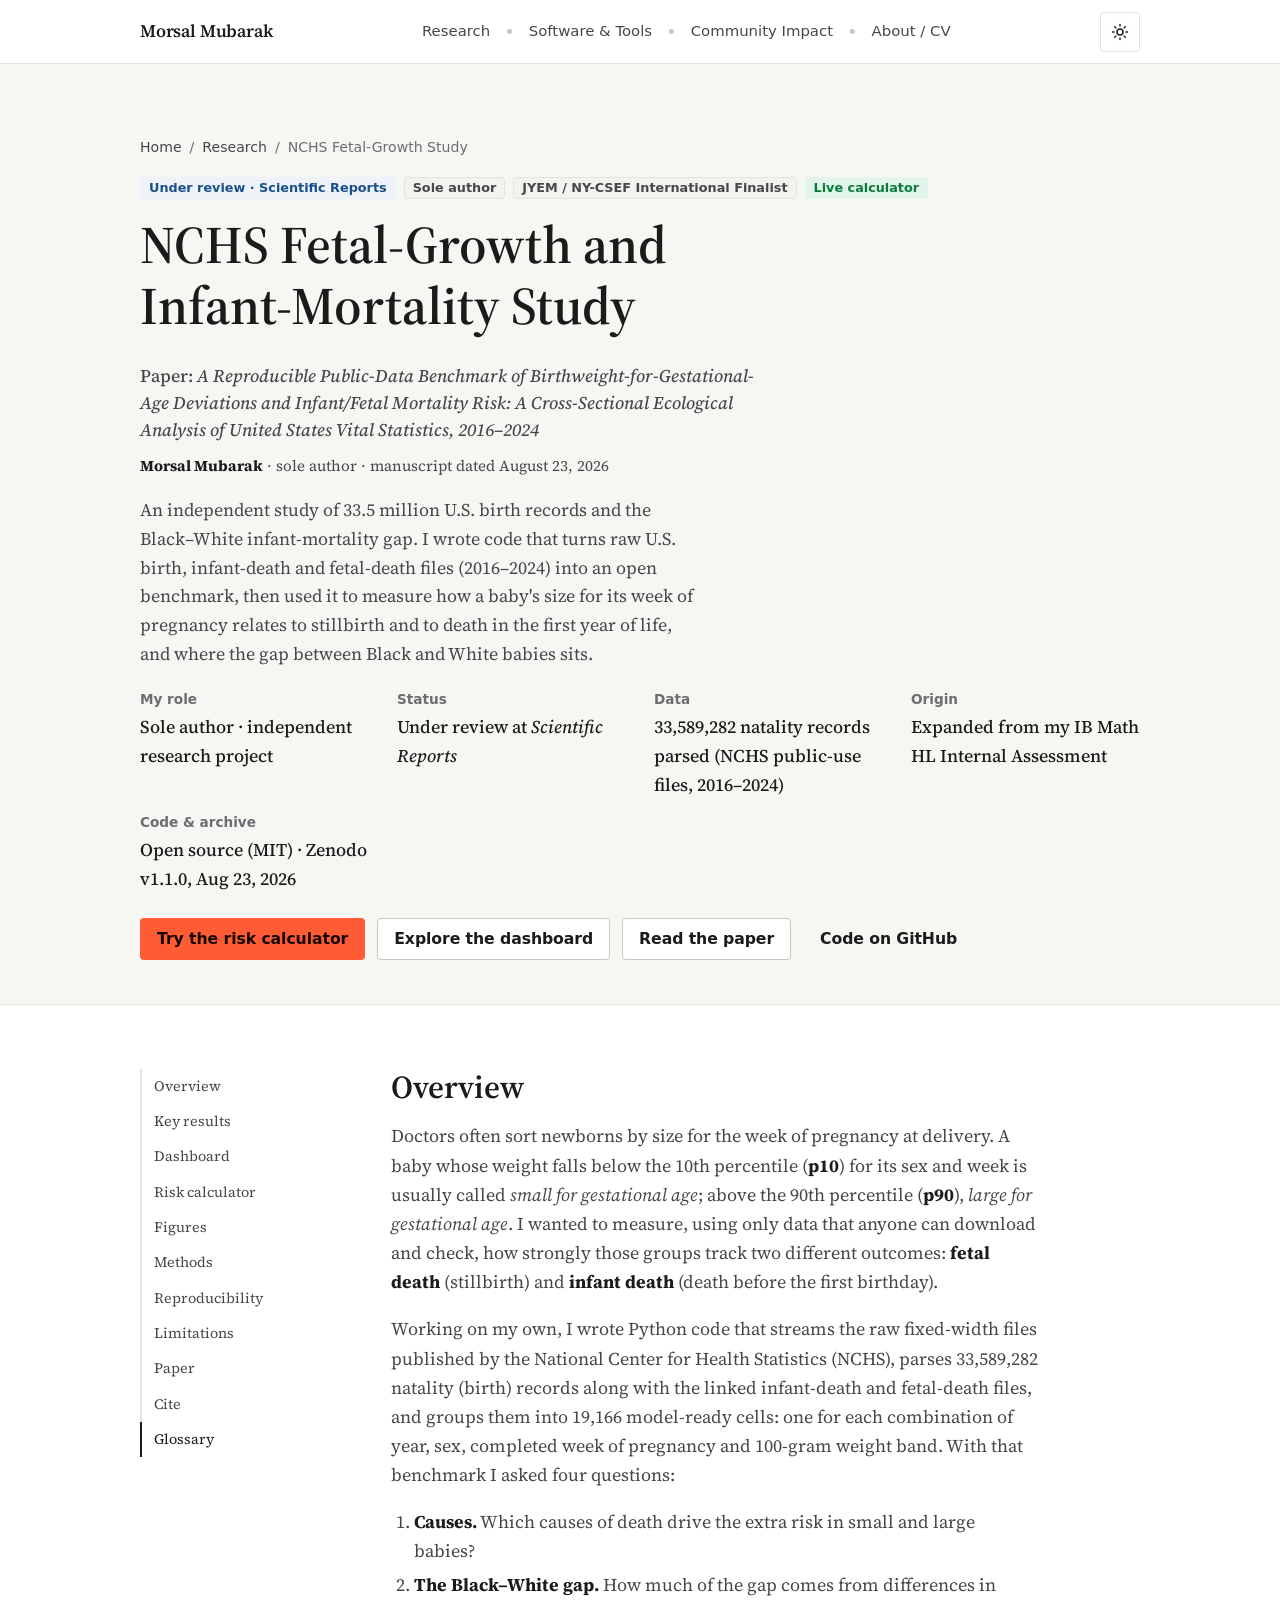
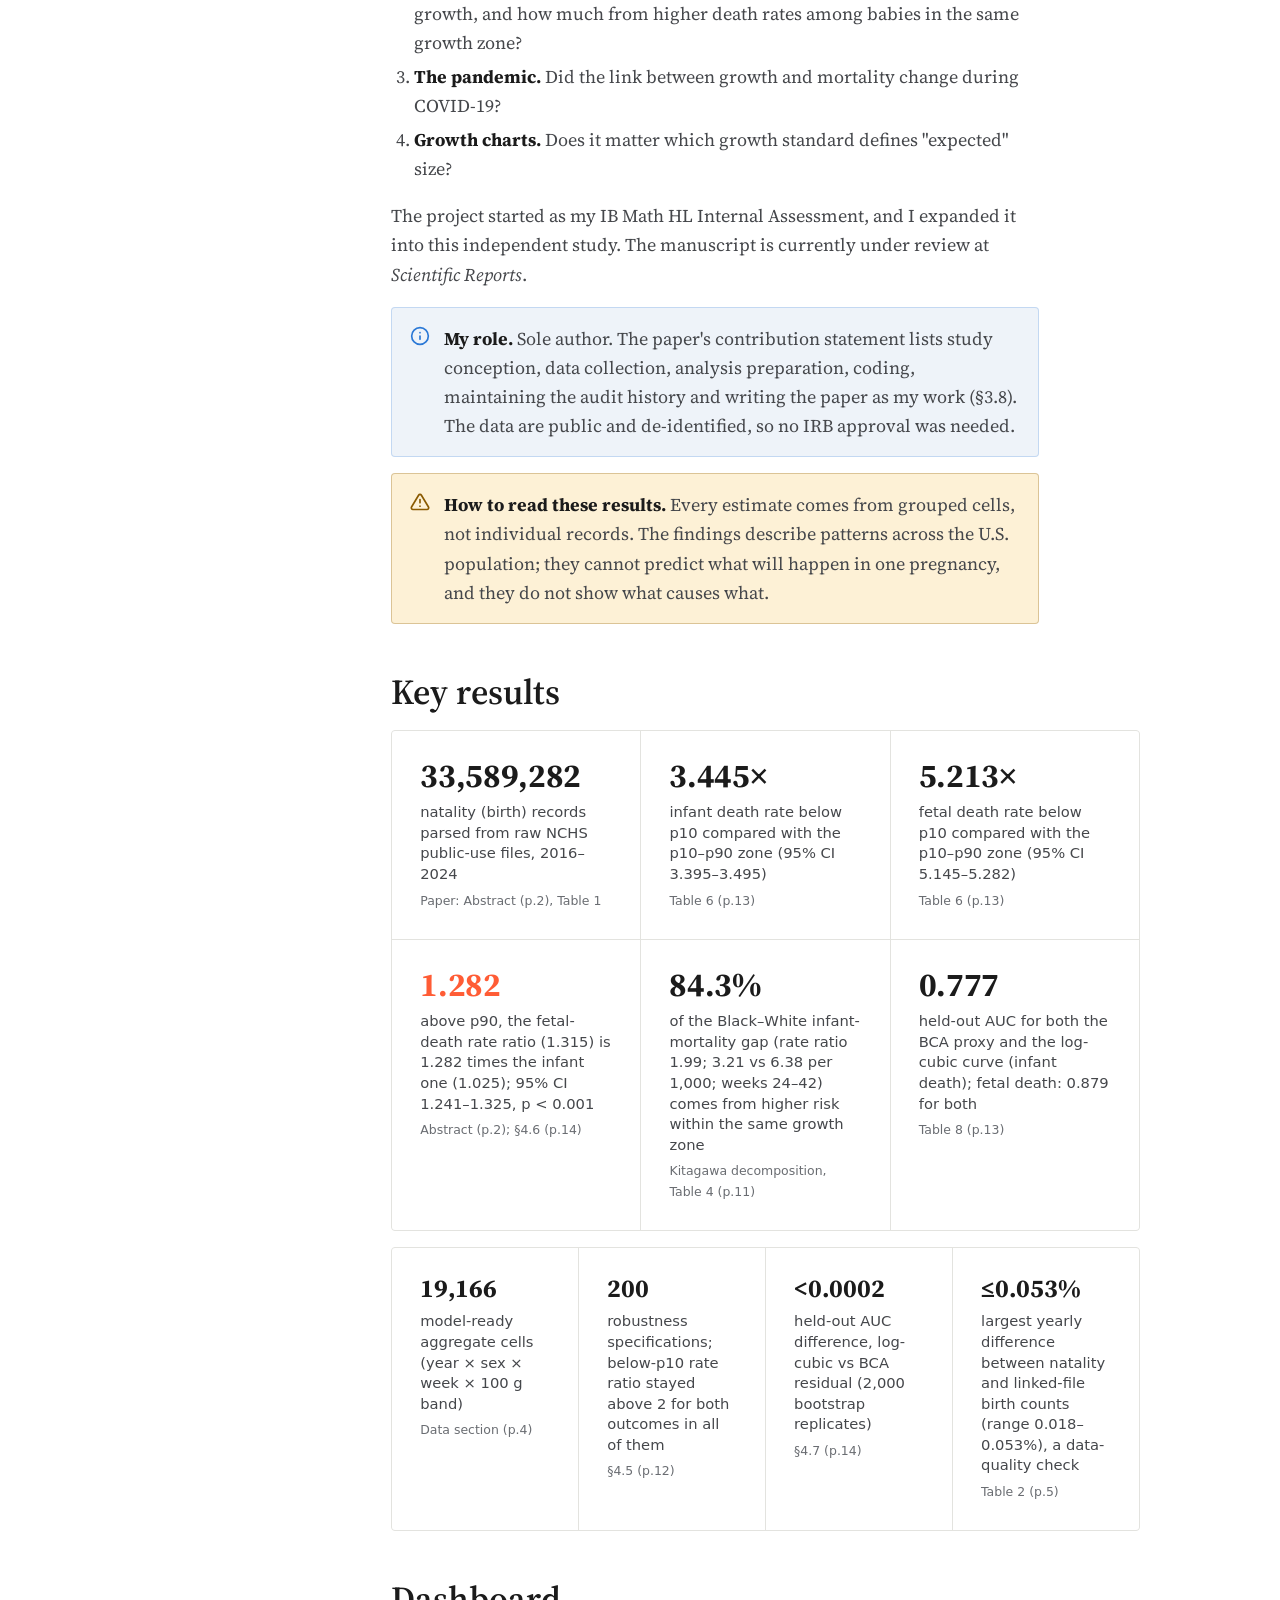
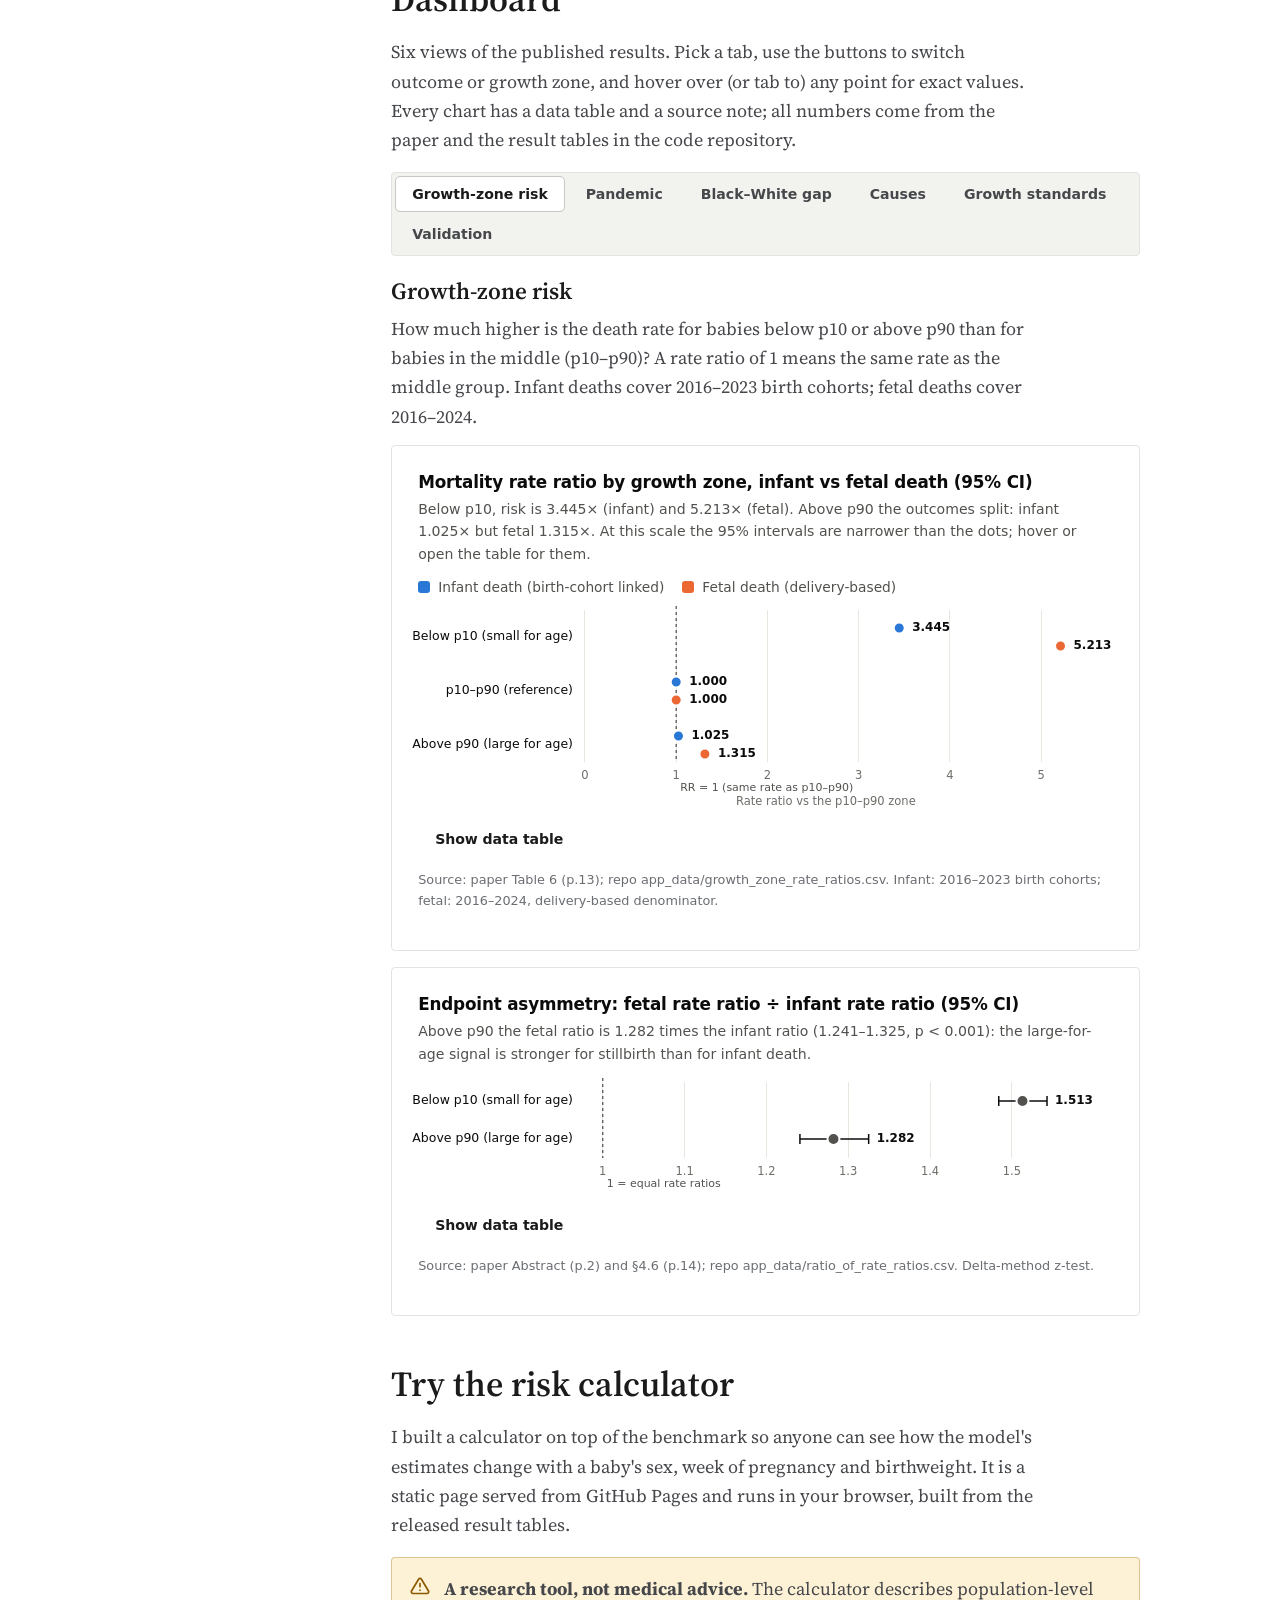
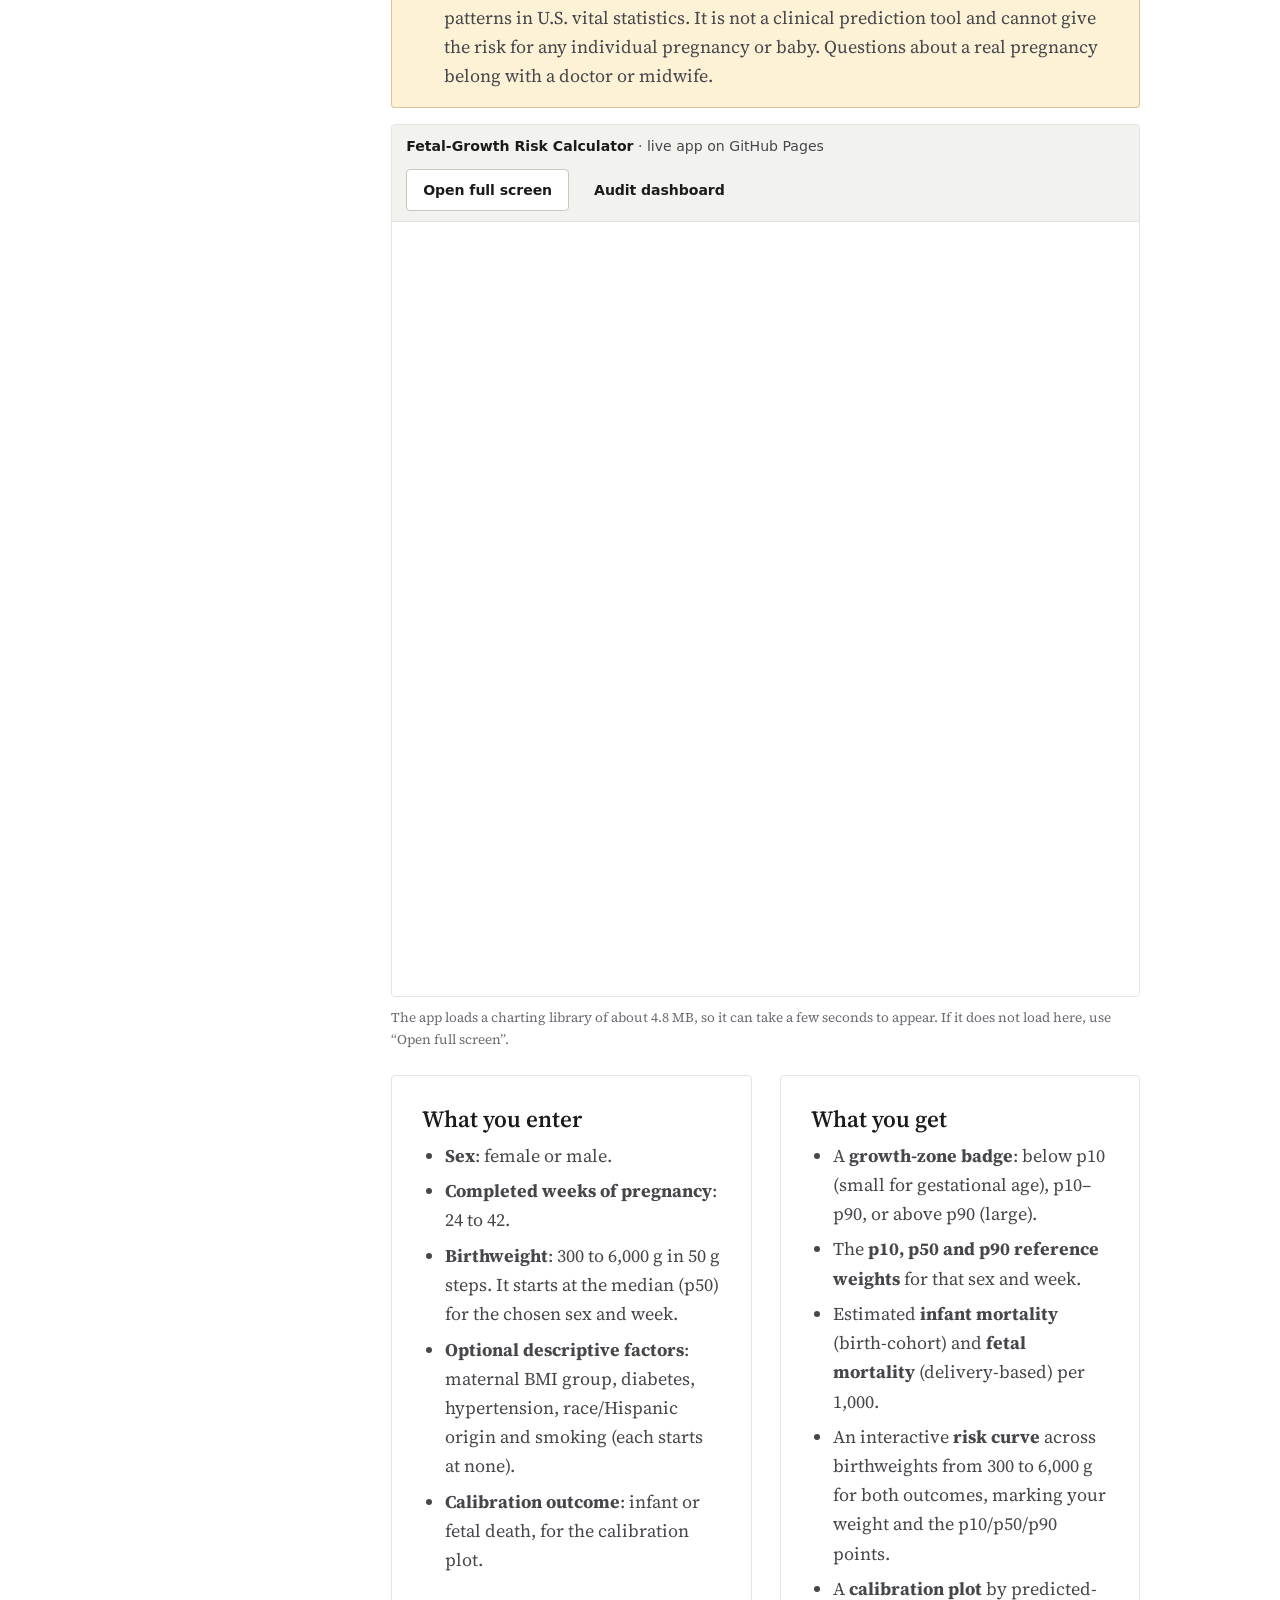
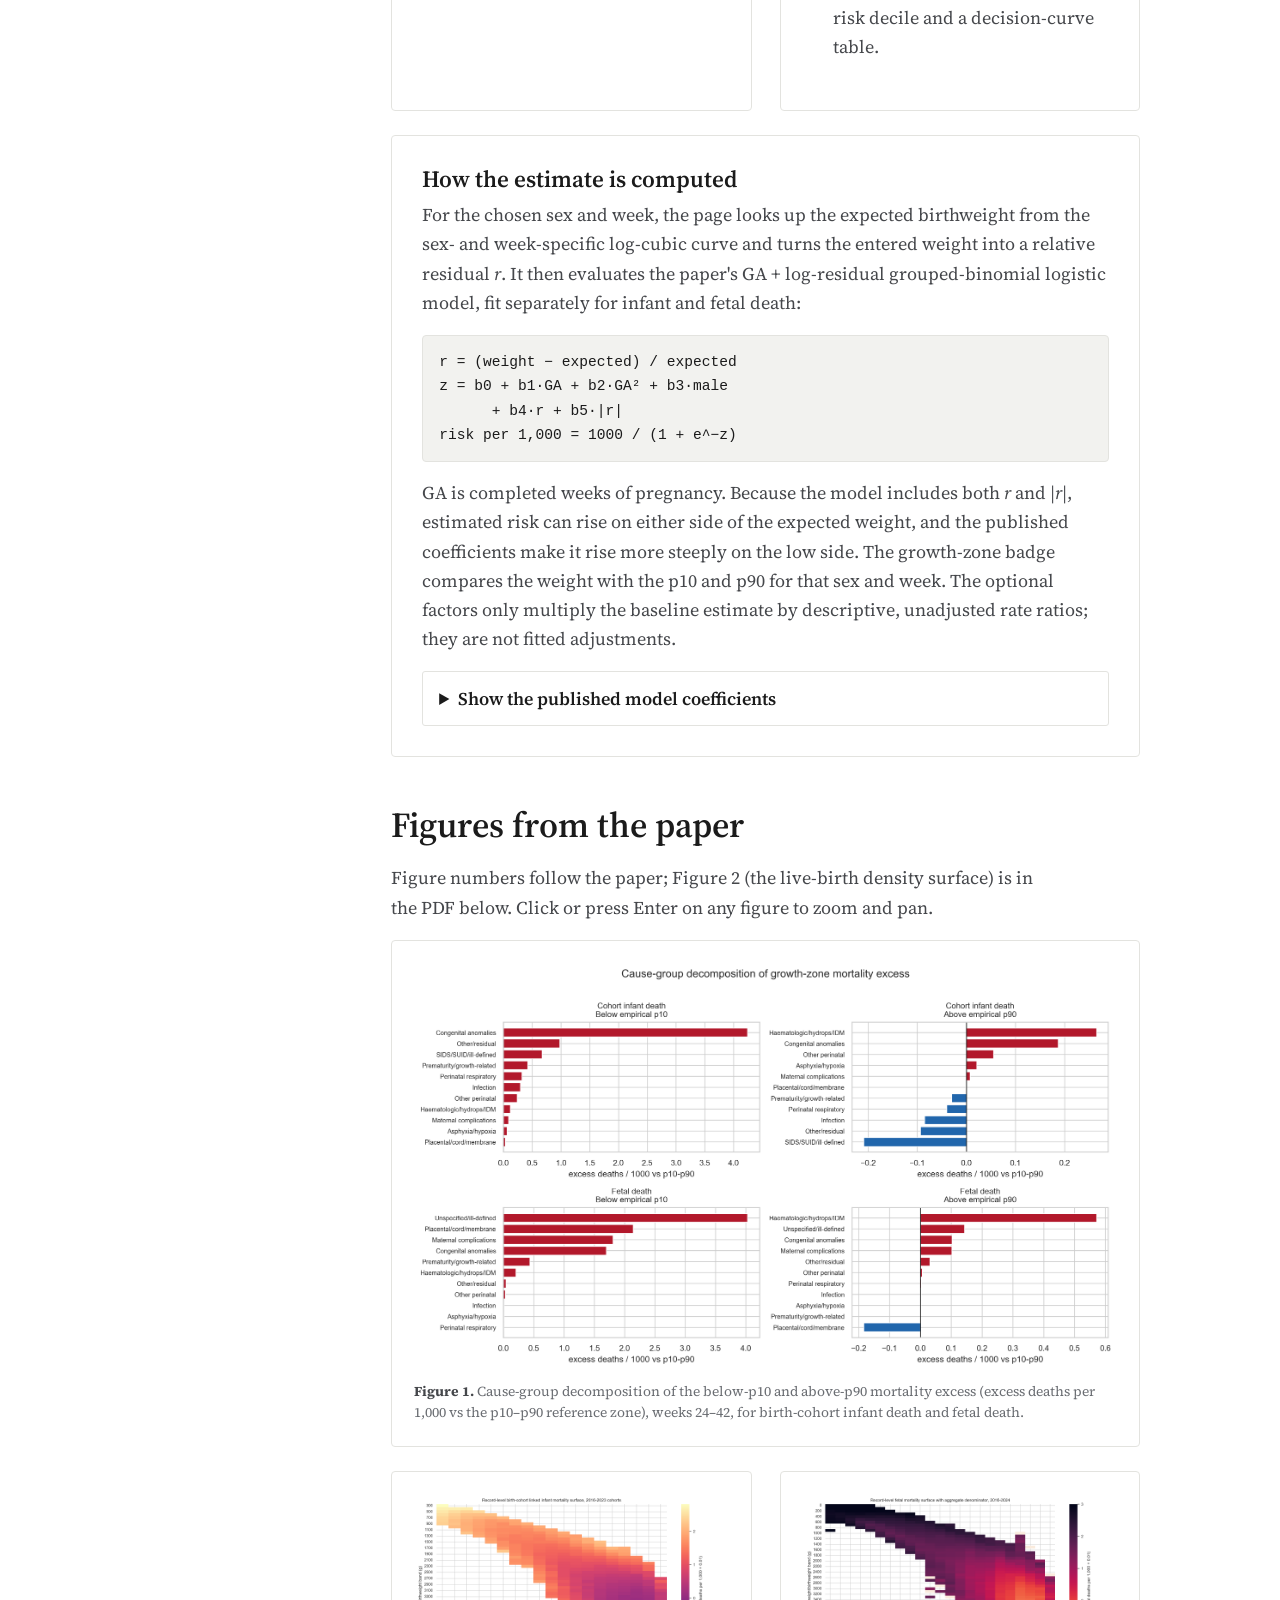
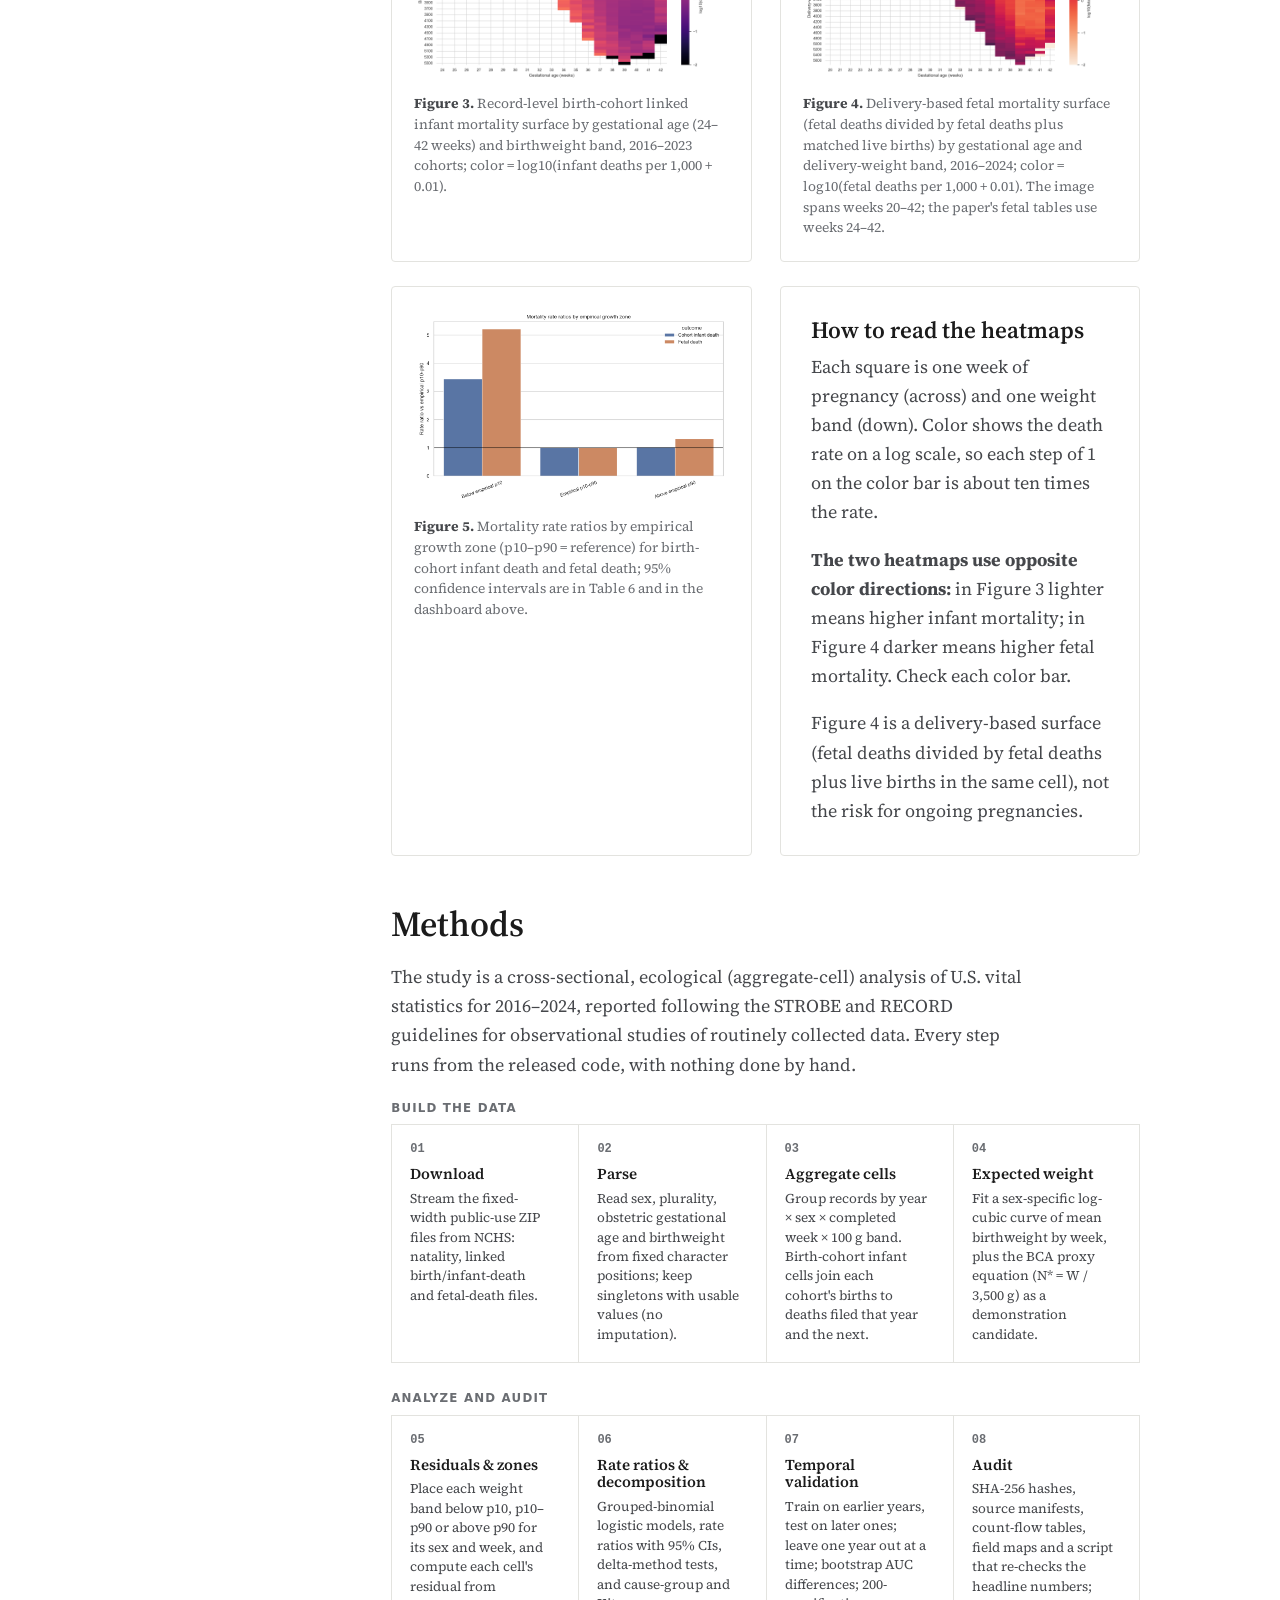
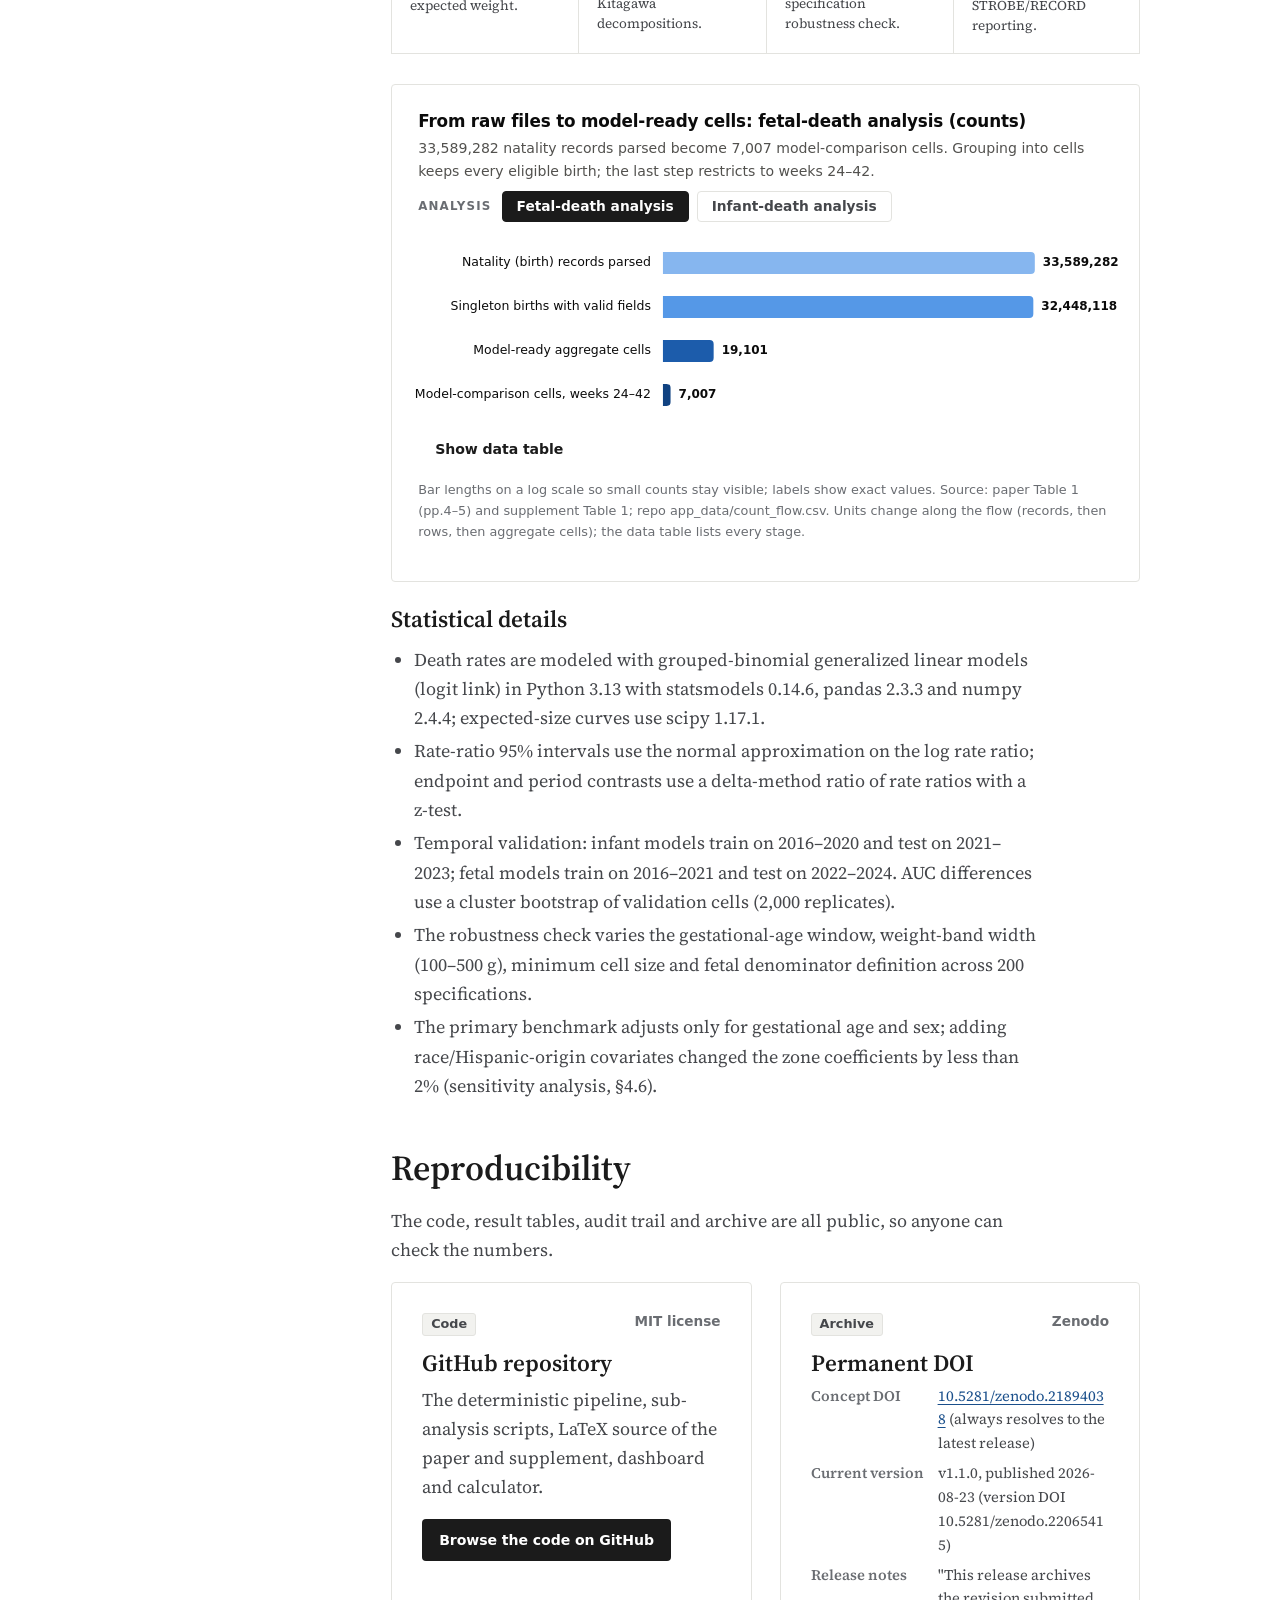
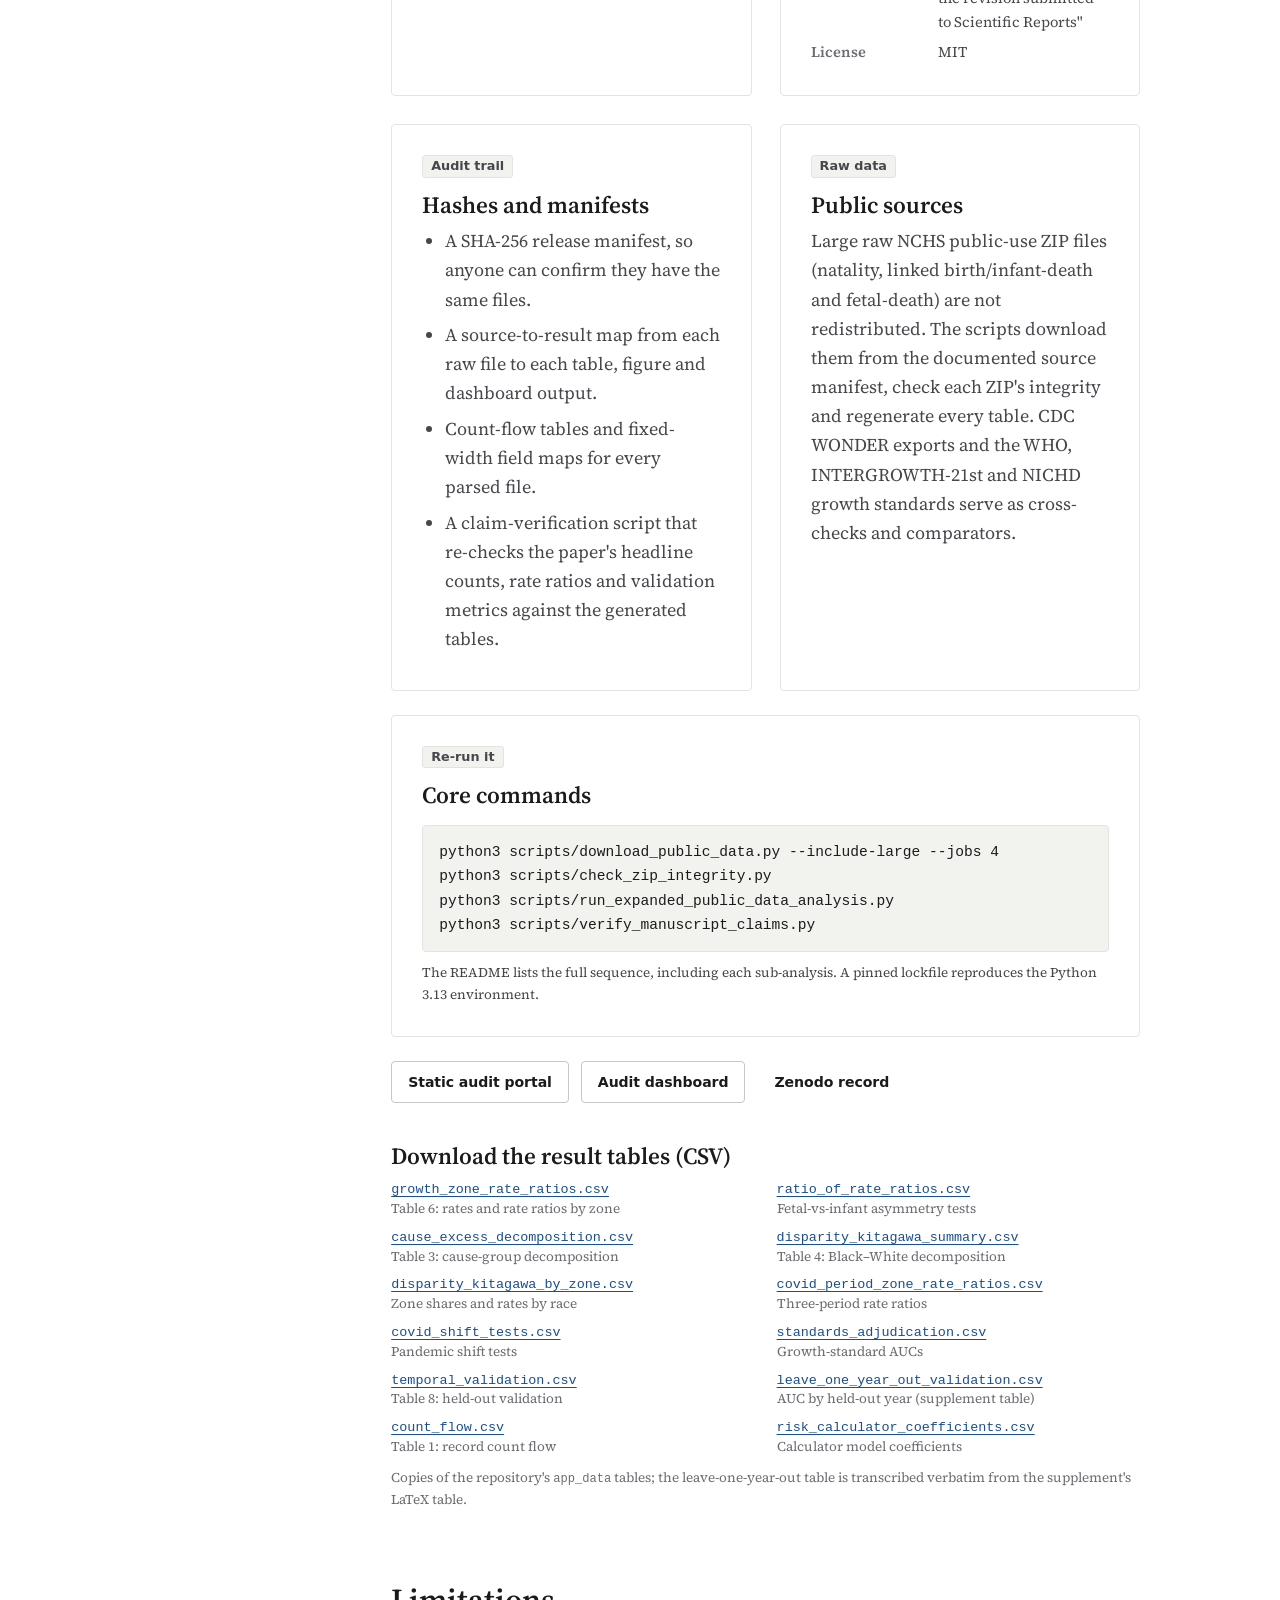
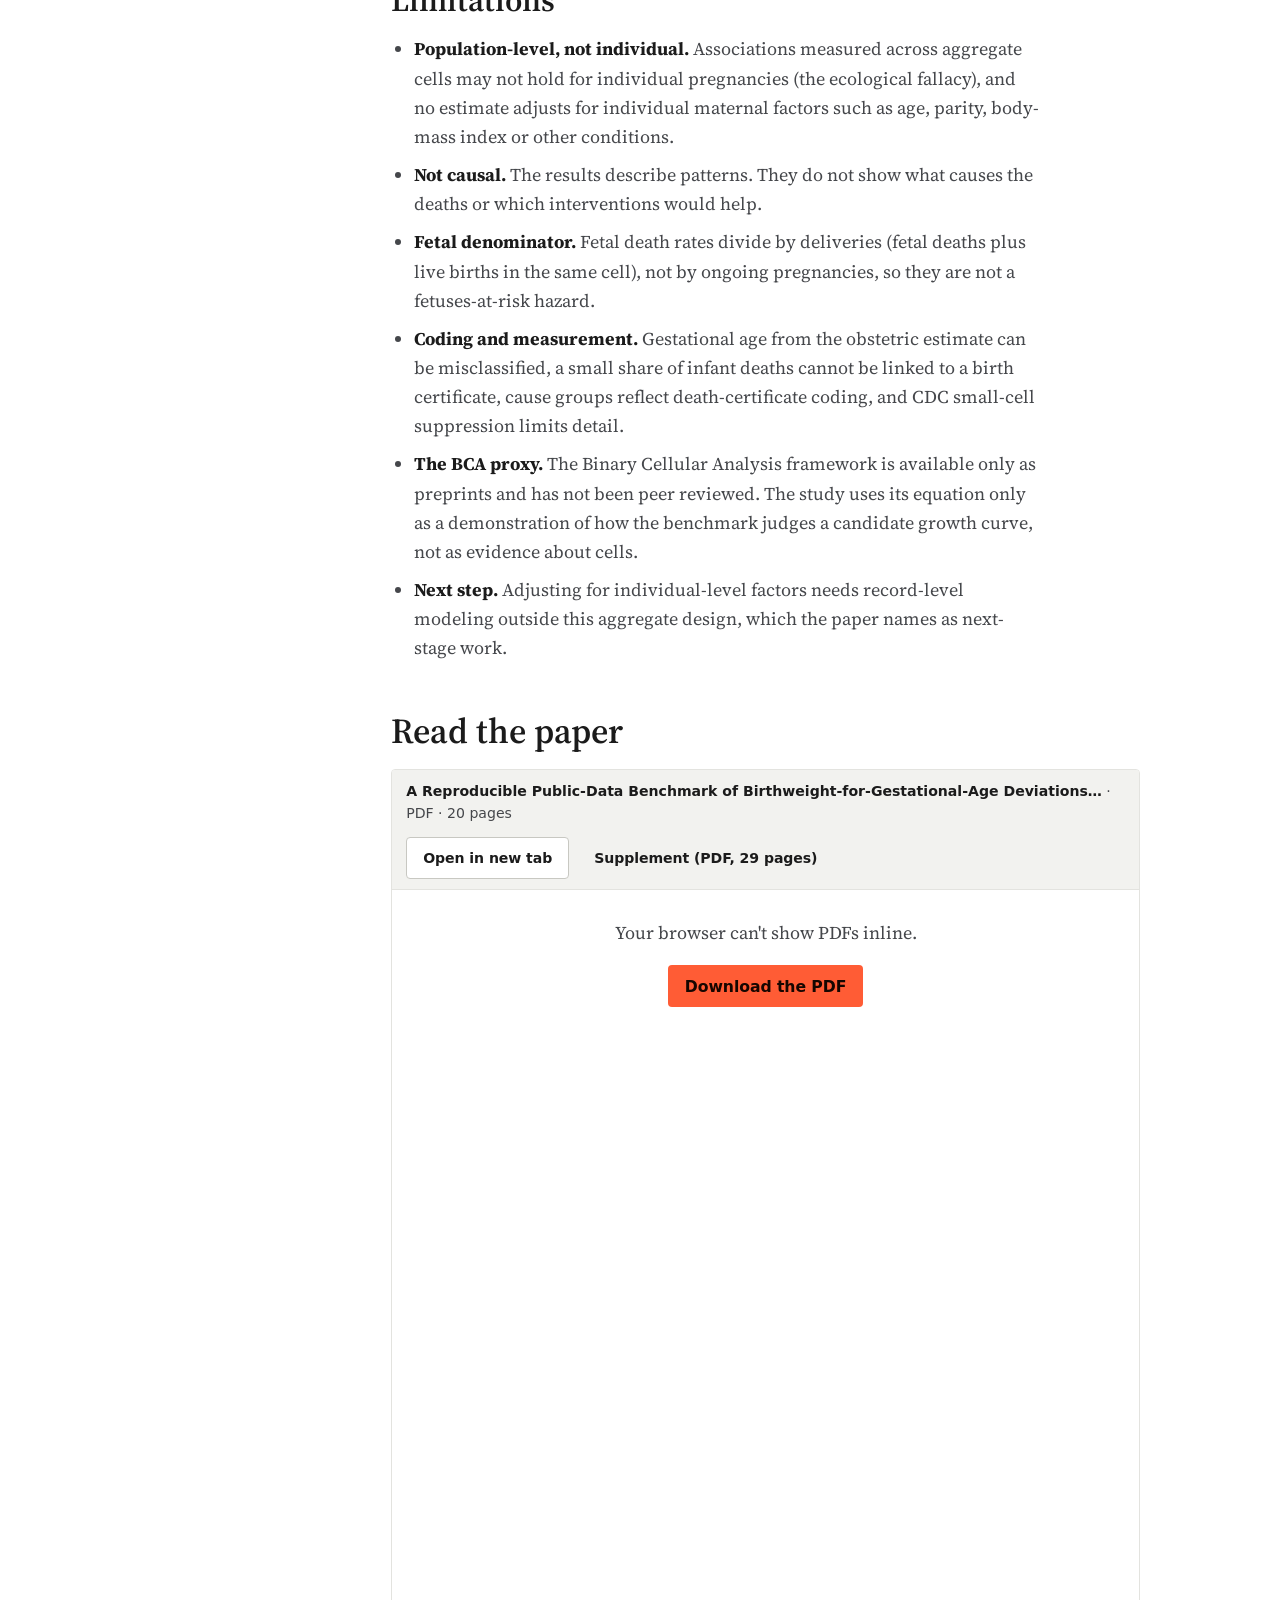
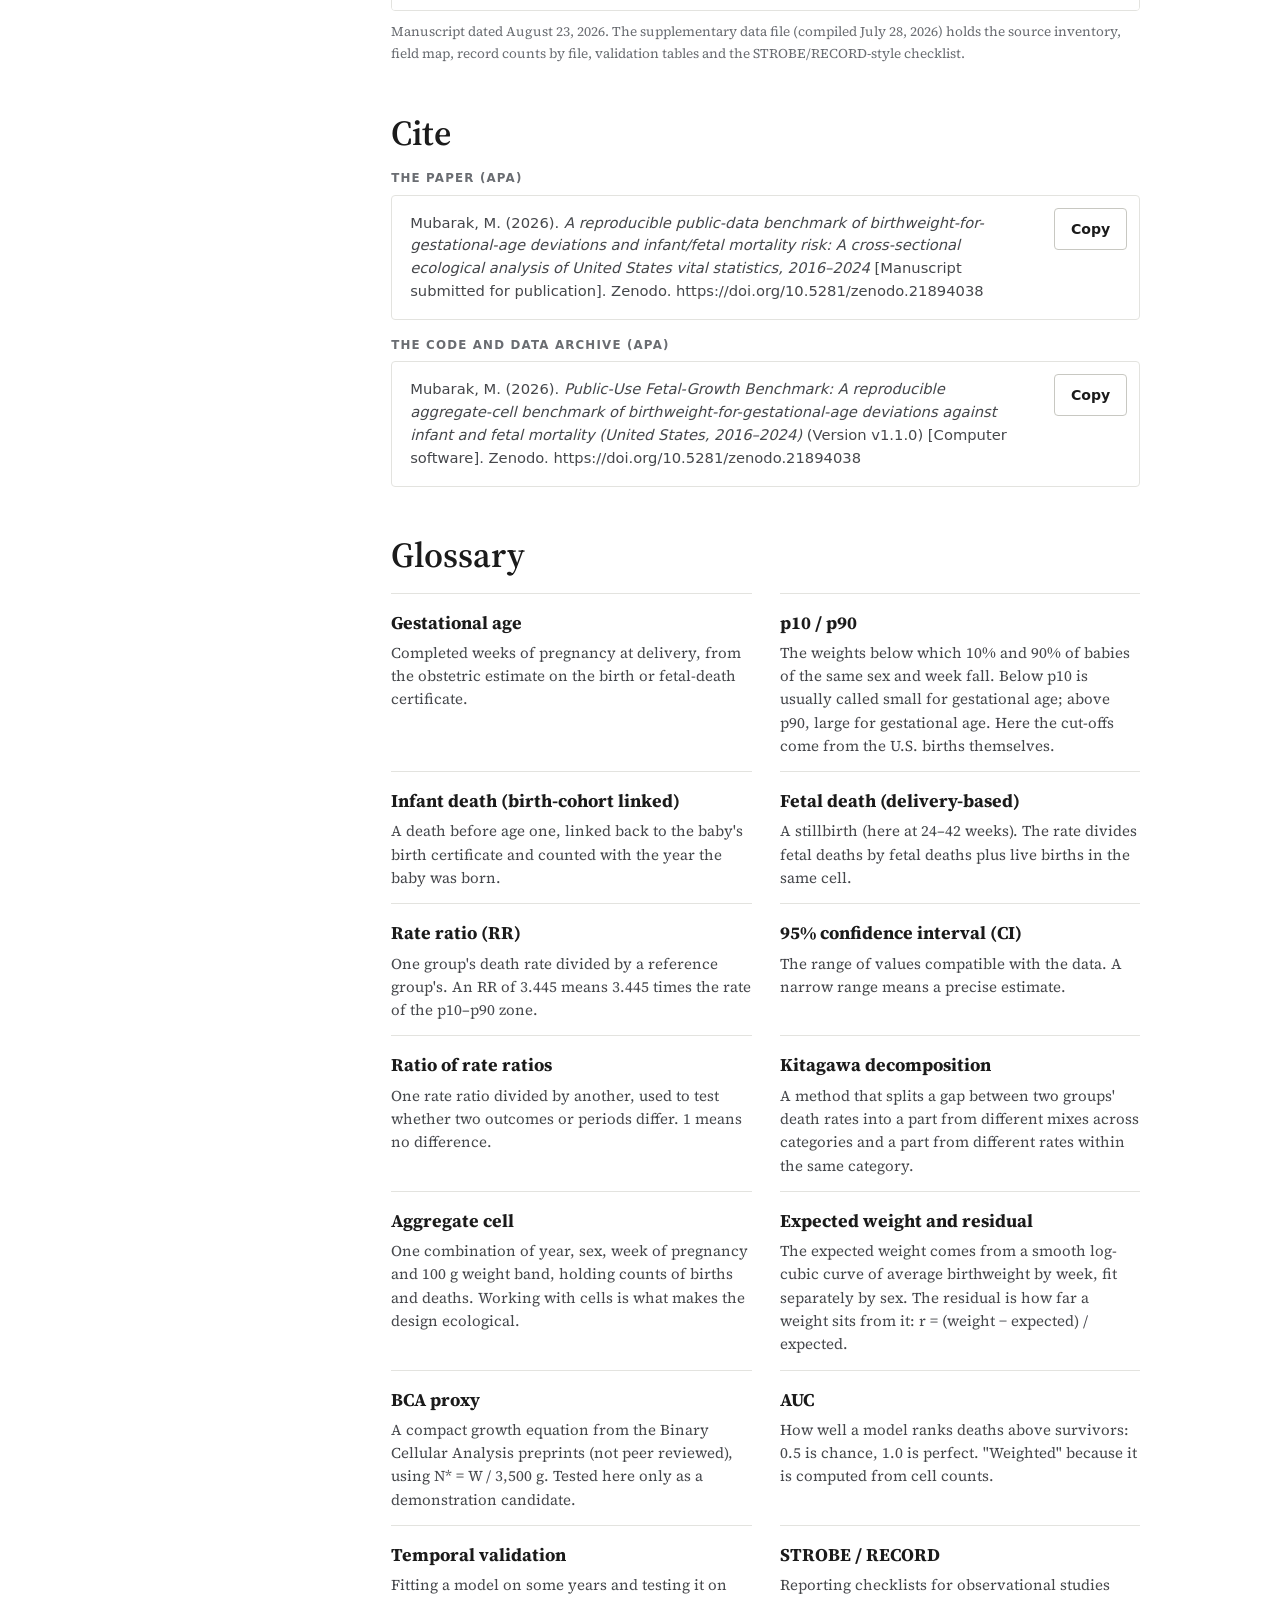
<file: research/fetal-growth.html>
<!doctype html>
<html lang="en" class="no-js">
<head>
  <meta charset="utf-8">
  <meta name="viewport" content="width=device-width, initial-scale=1">
  <title>NCHS Fetal-Growth and Infant-Mortality Study | Morsal Mubarak</title>
  <meta name="description" content="Morsal Mubarak's sole-author study of 33,589,282 U.S. natality records: how size for gestational age relates to infant and fetal death, and where the Black–White gap sits. Interactive dashboard, risk calculator, paper and code.">
  <meta property="og:title" content="NCHS Fetal-Growth and Infant-Mortality Study | Morsal Mubarak">
  <meta property="og:description" content="Morsal Mubarak's sole-author study of 33,589,282 U.S. natality records: how size for gestational age relates to infant and fetal death, and where the Black–White gap sits. Interactive dashboard, risk calculator, paper and code.">
  <meta property="og:type" content="article">
  <meta name="theme-color" content="#f8f7f3" media="(prefers-color-scheme: light)">
  <meta name="theme-color" content="#0b0f17" media="(prefers-color-scheme: dark)">
  <link rel="icon" href="../assets/img/favicon.svg" type="image/svg+xml">
  <link rel="preconnect" href="https://fonts.googleapis.com">
  <link rel="preconnect" href="https://fonts.gstatic.com" crossorigin>
  <link href="https://fonts.googleapis.com/css2?family=Source+Serif+4:ital,opsz,wght@0,8..60,400;0,8..60,600;0,8..60,700;1,8..60,400&display=swap" rel="stylesheet">
  <link rel="stylesheet" href="../assets/css/site.css">
  <script>try{var t=localStorage.getItem('theme');if(t)document.documentElement.setAttribute('data-theme',t)}catch(e){}</script>
  <style>
    /* Page-specific styles (design tokens only) */
    /* .section's "padding: X 0" overrides .container's side gutter on the template wrapper; restore it */
    main > .container.section { padding-left: var(--gutter); padding-right: var(--gutter); }
    .paper-title { font: 500 clamp(1rem, 1.5vw, 1.12rem)/1.5 var(--font-serif); color: var(--ink-2); max-width: 70ch; margin: 2px 0 10px; }
    .page-hero .lede strong { color: var(--ink); font-weight: 600; }
    .metrics.m6 { grid-template-columns: repeat(3, minmax(0, 1fr)); }
    .metrics.m4 { grid-template-columns: repeat(4, minmax(0, 1fr)); }
    .metrics.m6 .metric .value { font-size: clamp(1.6rem, 2.6vw, 2.3rem); }
    .metrics.m4 .metric .value { font-size: clamp(1.3rem, 2vw, 1.7rem); }
    @media (max-width: 960px) { .metrics.m6, .metrics.m4 { grid-template-columns: repeat(2, minmax(0, 1fr)); } }
    @media (max-width: 520px) { .metrics.m6, .metrics.m4 { grid-template-columns: minmax(0, 1fr); } }
    .dash-tabs { margin: 6px 0 22px; }
    @media (max-width: 760px) { .dash-tabs { border-radius: var(--radius-sm); width: 100%; } .dash-tabs button { flex: 1 1 auto; padding: 10px 12px; } }
    .panel-head { max-width: 72ch; margin-bottom: 14px; }
    .panel-head h3 { margin: 0 0 .4em; }
    .panel-head p { color: var(--ink-2); margin: 0 0 .7em; }
    .seg-row { display: flex; flex-wrap: wrap; align-items: center; gap: 10px 24px; margin: 4px 0 16px; }
    .seg-group { display: flex; flex-wrap: wrap; align-items: center; gap: 8px 10px; }
    .seg-row .filters { margin: 0; }
    .seg-label { font: 600 .74rem/1.3 var(--font-sans); letter-spacing: .1em; text-transform: uppercase; color: var(--ink-3); }
    .chart-stack > * + * { margin-top: 16px; }
    .panel-metrics { margin-bottom: 16px; }
    .flow-label { font: 600 .74rem/1.3 var(--font-sans); letter-spacing: .1em; text-transform: uppercase; color: var(--ink-3); margin: 22px 0 8px; }
    .flow.flow-cont { counter-reset: step 4; }
    .flow .step { min-height: 0; }
    .kv { margin: 0; display: grid; grid-template-columns: max-content minmax(0, 1fr); gap: 6px 14px; font-size: .92rem; }
    .kv dt { color: var(--ink-3); font-weight: 600; }
    .kv dd { margin: 0; color: var(--ink-2); overflow-wrap: anywhere; }
    .csv-list { list-style: none; padding: 0; margin: 0; display: grid; grid-template-columns: repeat(auto-fill, minmax(250px, 1fr)); gap: 10px 22px; }
    .csv-list li { margin: 0; color: var(--ink-3); font-size: .84rem; line-height: 1.4; }
    .csv-list a { display: block; font: 500 .84rem/1.4 var(--font-mono); overflow-wrap: anywhere; }
    .embed-bar .btn-row { gap: 8px; }
    .citation { overflow-wrap: anywhere; }
    .cite-label { font: 600 .74rem/1.3 var(--font-sans); letter-spacing: .1em; text-transform: uppercase; color: var(--ink-3); margin: 18px 0 8px; }
    details.more-box { border: 1px solid var(--line); border-radius: var(--radius-sm); background: var(--surface); padding: 12px 16px; }
    details.more-box summary { cursor: pointer; font-weight: 600; color: var(--ink); }
    details.more-box[open] summary { margin-bottom: 8px; }
    .note-line { color: var(--ink-3); font-size: .84rem; margin: 10px 0 0; overflow-wrap: anywhere; }
    .source-note, .chart-sub { overflow-wrap: anywhere; }
    .card ul { color: var(--ink-2); }
    .card li { margin: .35em 0; }
    .limits li { margin: .5em 0; }
    .glossary { display: grid; grid-template-columns: repeat(2, minmax(0, 1fr)); gap: 0 28px; margin: 0; }
    .glossary div { padding: 14px 0; border-top: 1px solid var(--line); }
    .glossary dt { font-weight: 700; color: var(--ink); }
    .glossary dd { margin: 4px 0 0; color: var(--ink-2); font-size: .94rem; line-height: 1.55; }
    @media (max-width: 640px) { .glossary { grid-template-columns: minmax(0, 1fr); } }
    .figure figcaption strong { color: var(--ink-2); }
    @media (max-width: 520px) { .formula { font-size: .8rem; } }
  </style>
</head>
<body>
  <a class="skip-link" href="#main">Skip to content</a>
  <header class="site-header">
    <div class="container">
      <a class="brand-mark" href="../index.html" aria-label="Morsal Mubarak, home"><span class="mono">MM</span><span>Morsal Mubarak</span></a>
      <nav class="nav" id="site-nav" aria-label="Primary">
        <a href="../index.html#research">Research</a><span class="sep" aria-hidden="true">•</span>
        <a href="../index.html#software">Software &amp; Tools</a><span class="sep" aria-hidden="true">•</span>
        <a href="../index.html#community">Community Impact</a><span class="sep" aria-hidden="true">•</span>
        <a href="../index.html#about">About / CV</a>
      </nav>
      <div class="header-actions">
        <button class="icon-btn theme-toggle" type="button" aria-label="Toggle color theme">
          <svg class="sun" viewBox="0 0 24 24" fill="none" stroke="currentColor" stroke-width="2" stroke-linecap="round" stroke-linejoin="round" aria-hidden="true"><circle cx="12" cy="12" r="4"/><path d="M12 2v2M12 20v2M4.93 4.93l1.41 1.41M17.66 17.66l1.41 1.41M2 12h2M20 12h2M6.34 17.66l-1.41 1.41M19.07 4.93l-1.41 1.41"/></svg>
          <svg class="moon" viewBox="0 0 24 24" fill="none" stroke="currentColor" stroke-width="2" stroke-linecap="round" stroke-linejoin="round" aria-hidden="true"><path d="M12 3a6 6 0 0 0 9 9 9 9 0 1 1-9-9Z"/></svg>
        </button>
        <button class="icon-btn menu-btn" type="button" aria-label="Open menu" aria-expanded="false" aria-controls="site-nav">
          <svg viewBox="0 0 24 24" fill="none" stroke="currentColor" stroke-width="2" stroke-linecap="round" aria-hidden="true"><path d="M4 6h16M4 12h16M4 18h16"/></svg>
        </button>
      </div>
    </div>
  </header>

  <main id="main">
    <section class="page-hero">
      <div class="container">
        <nav class="breadcrumb" aria-label="Breadcrumb"><a href="../index.html">Home</a><span aria-hidden="true">/</span><a href="../index.html#research">Research</a><span aria-hidden="true">/</span><span aria-current="page">NCHS Fetal-Growth Study</span></nav>
        <div class="flex wrap gap-1 mb-2"><span class="badge review">Under review · Scientific Reports</span><span class="badge plain">Sole author</span><span class="badge plain">JYEM / NY-CSEF International Finalist</span><span class="badge live">Live calculator</span></div>
        <h1>NCHS Fetal-Growth and Infant-Mortality Study</h1>
        <p class="paper-title">Paper: <em>A Reproducible Public-Data Benchmark of Birthweight-for-Gestational-Age Deviations and Infant/Fetal Mortality Risk: A Cross-Sectional Ecological Analysis of United States Vital Statistics, 2016–2024</em></p>
        <p class="byline"><strong>Morsal Mubarak</strong> · sole author · manuscript dated August 23, 2026</p>
        <p class="lede">An independent study of 33.5 million U.S. birth records and the Black–White infant-mortality gap. I wrote code that turns raw U.S. birth, infant-death and fetal-death files (2016–2024) into an open benchmark, then used it to measure how a baby's size for its week of pregnancy relates to stillbirth and to death in the first year of life, and where the gap between Black and White babies sits.</p>
        <dl class="facts">
          <div><dt>My role</dt><dd>Sole author · independent research project</dd></div>
          <div><dt>Status</dt><dd>Under review at <i>Scientific Reports</i></dd></div>
          <div><dt>Data</dt><dd>33,589,282 natality records parsed (NCHS public-use files, 2016–2024)</dd></div>
          <div><dt>Origin</dt><dd>Expanded from my IB Math HL Internal Assessment</dd></div>
          <div><dt>Code &amp; archive</dt><dd>Open source (MIT) · Zenodo v1.1.0, Aug 23, 2026</dd></div>
        </dl>
        <div class="btn-row mt-3">
          <a class="btn btn-primary" href="#calculator">Try the risk calculator</a>
          <a class="btn" href="#explore">Explore the dashboard</a>
          <a class="btn" href="#paper">Read the paper</a>
          <a class="btn btn-ghost" href="https://github.com/mubarsad012/public-use-fetal-growth-benchmark" target="_blank" rel="noopener">Code on GitHub</a>
        </div>
      </div>
    </section>

    <div class="container section" style="padding-top:clamp(36px,5vw,64px)">
      <div class="with-toc">
        <aside><nav class="toc" aria-label="On this page">
          <a href="#overview">Overview</a><a href="#results">Key results</a><a href="#explore">Dashboard</a><a href="#calculator">Risk calculator</a><a href="#figures">Figures</a><a href="#methods">Methods</a><a href="#reproducibility">Reproducibility</a><a href="#limitations">Limitations</a><a href="#paper">Paper</a><a href="#cite">Cite</a><a href="#glossary">Glossary</a>
        </nav></aside>
        <div>
          <!-- ===================== OVERVIEW ===================== -->
          <section id="overview" class="prose block" style="margin-top:0">
            <h2 style="margin-top:0">Overview</h2>
            <p>Doctors often sort newborns by size for the week of pregnancy at delivery. A baby whose weight falls below the 10th percentile (<strong>p10</strong>) for its sex and week is usually called <em>small for gestational age</em>; above the 90th percentile (<strong>p90</strong>), <em>large for gestational age</em>. I wanted to measure, using only data that anyone can download and check, how strongly those groups track two different outcomes: <strong>fetal death</strong> (stillbirth) and <strong>infant death</strong> (death before the first birthday).</p>
            <p>Working on my own, I wrote Python code that streams the raw fixed-width files published by the National Center for Health Statistics (NCHS), parses 33,589,282 natality (birth) records along with the linked infant-death and fetal-death files, and groups them into 19,166 model-ready cells: one for each combination of year, sex, completed week of pregnancy and 100-gram weight band. With that benchmark I asked four questions:</p>
            <ol>
              <li><strong>Causes.</strong> Which causes of death drive the extra risk in small and large babies?</li>
              <li><strong>The Black–White gap.</strong> How much of the gap comes from differences in growth, and how much from higher death rates among babies in the same growth zone?</li>
              <li><strong>The pandemic.</strong> Did the link between growth and mortality change during COVID-19?</li>
              <li><strong>Growth charts.</strong> Does it matter which growth standard defines "expected" size?</li>
            </ol>
            <p>The project started as my IB Math HL Internal Assessment, and I expanded it into this independent study. The manuscript is currently under review at <em>Scientific Reports</em>.</p>
            <div class="callout"><svg viewBox="0 0 24 24" fill="none" stroke="currentColor" stroke-width="2" stroke-linecap="round" stroke-linejoin="round" aria-hidden="true"><circle cx="12" cy="12" r="10"/><path d="M12 16v-4M12 8h.01"/></svg><p><strong>My role.</strong> Sole author. The paper's contribution statement lists study conception, data collection, analysis preparation, coding, maintaining the audit history and writing the paper as my work (§3.8). The data are public and de-identified, so no IRB approval was needed.</p></div>
            <div class="callout warn mt-2"><svg viewBox="0 0 24 24" fill="none" stroke="currentColor" stroke-width="2" stroke-linecap="round" stroke-linejoin="round" aria-hidden="true"><path d="M10.29 3.86 1.82 18a2 2 0 0 0 1.71 3h16.94a2 2 0 0 0 1.71-3L13.71 3.86a2 2 0 0 0-3.42 0Z"/><path d="M12 9v4M12 17h.01"/></svg><p><strong>How to read these results.</strong> Every estimate comes from grouped cells, not individual records. The findings describe patterns across the U.S. population; they cannot predict what will happen in one pregnancy, and they do not show what causes what.</p></div>
          </section>

          <!-- ===================== KEY RESULTS ===================== -->
          <section id="results" class="block">
            <h2 class="prose">Key results</h2>
            <div class="metrics m6">
              <div class="metric"><span class="value">33,589,282</span><span class="label">natality (birth) records parsed from raw NCHS public-use files, 2016–2024</span><span class="src">Paper: Abstract (p.2), Table 1</span></div>
              <div class="metric"><span class="value">3.445×</span><span class="label">infant death rate below p10 compared with the p10–p90 zone (95% CI 3.395–3.495)</span><span class="src">Table 6 (p.13)</span></div>
              <div class="metric"><span class="value">5.213×</span><span class="label">fetal death rate below p10 compared with the p10–p90 zone (95% CI 5.145–5.282)</span><span class="src">Table 6 (p.13)</span></div>
              <div class="metric accent"><span class="value">1.282</span><span class="label">above p90, the fetal-death rate ratio (1.315) is 1.282 times the infant one (1.025); 95% CI 1.241–1.325, p &lt; 0.001</span><span class="src">Abstract (p.2); §4.6 (p.14)</span></div>
              <div class="metric"><span class="value">84.3%</span><span class="label">of the Black–White infant-mortality gap (rate ratio 1.99; 3.21 vs 6.38 per 1,000; weeks 24–42) comes from higher risk within the same growth zone</span><span class="src">Kitagawa decomposition, Table 4 (p.11)</span></div>
              <div class="metric"><span class="value">0.777</span><span class="label">held-out AUC for both the BCA proxy and the log-cubic curve (infant death); fetal death: 0.879 for both</span><span class="src">Table 8 (p.13)</span></div>
            </div>
            <div class="metrics m4 mt-2">
              <div class="metric small"><span class="value">19,166</span><span class="label">model-ready aggregate cells (year × sex × week × 100 g band)</span><span class="src">Data section (p.4)</span></div>
              <div class="metric small"><span class="value">200</span><span class="label">robustness specifications; below-p10 rate ratio stayed above 2 for both outcomes in all of them</span><span class="src">§4.5 (p.12)</span></div>
              <div class="metric small"><span class="value">&lt;0.0002</span><span class="label">held-out AUC difference, log-cubic vs BCA residual (2,000 bootstrap replicates)</span><span class="src">§4.7 (p.14)</span></div>
              <div class="metric small"><span class="value">≤0.053%</span><span class="label">largest yearly difference between natality and linked-file birth counts (range 0.018–0.053%), a data-quality check</span><span class="src">Table 2 (p.5)</span></div>
            </div>
          </section>

          <!-- ===================== DASHBOARD ===================== -->
          <section id="explore" class="block">
            <h2 class="prose">Dashboard</h2>
            <p class="prose ink-2">Six views of the published results. Pick a tab, use the buttons to switch outcome or growth zone, and hover over (or tab to) any point for exact values. Every chart has a data table and a source note; all numbers come from the paper and the result tables in the code repository.</p>
            <div class="tabs dash-tabs" role="tablist" aria-label="Dashboard views" data-tabs>
              <button type="button" role="tab" id="tab-zones" aria-controls="panel-zones" aria-selected="true" tabindex="0">Growth-zone risk</button>
              <button type="button" role="tab" id="tab-covid" aria-controls="panel-covid" aria-selected="false" tabindex="-1">Pandemic</button>
              <button type="button" role="tab" id="tab-bw" aria-controls="panel-bw" aria-selected="false" tabindex="-1">Black–White gap</button>
              <button type="button" role="tab" id="tab-causes" aria-controls="panel-causes" aria-selected="false" tabindex="-1">Causes</button>
              <button type="button" role="tab" id="tab-standards" aria-controls="panel-standards" aria-selected="false" tabindex="-1">Growth standards</button>
              <button type="button" role="tab" id="tab-validation" aria-controls="panel-validation" aria-selected="false" tabindex="-1">Validation</button>
            </div>

            <!-- Panel 1: growth-zone risk -->
            <div class="tab-panel" id="panel-zones" role="tabpanel" aria-labelledby="tab-zones" tabindex="0">
              <div class="panel-head">
                <h3>Growth-zone risk</h3>
                <p>How much higher is the death rate for babies below p10 or above p90 than for babies in the middle (p10–p90)? A rate ratio of 1 means the same rate as the middle group. Infant deaths cover 2016–2023 birth cohorts; fetal deaths cover 2016–2024.</p>
              </div>
              <div class="chart-stack">
                <div class="chart-card">
                  <div class="chart-head"><div><h4 class="chart-title">Mortality rate ratio by growth zone, infant vs fetal death (95% CI)</h4><p class="chart-sub">Below p10, risk is 3.445× (infant) and 5.213× (fetal). Above p90 the outcomes split: infant 1.025× but fetal 1.315×. At this scale the 95% intervals are narrower than the dots; hover or open the table for them.</p></div></div>
                  <div id="chart-zones"></div>
                </div>
                <div class="chart-card">
                  <div class="chart-head"><div><h4 class="chart-title">Endpoint asymmetry: fetal rate ratio ÷ infant rate ratio (95% CI)</h4><p class="chart-sub">Above p90 the fetal ratio is 1.282 times the infant ratio (1.241–1.325, p &lt; 0.001): the large-for-age signal is stronger for stillbirth than for infant death.</p></div></div>
                  <div id="chart-ror"></div>
                </div>
              </div>
            </div>

            <!-- Panel 2: pandemic -->
            <div class="tab-panel" id="panel-covid" role="tabpanel" aria-labelledby="tab-covid" tabindex="0" hidden>
              <div class="panel-head">
                <h3>The pandemic</h3>
                <p>The paper treats COVID-19 as a natural experiment and recomputes the growth-zone rate ratios in three pooled periods: pre-pandemic (2016–2019), pandemic (2020–2021) and post-pandemic (2022–2023 for infant death, 2022–2024 for fetal death).</p>
                <p><strong>This is a three-period comparison, not a year-by-year trend.</strong> The study did not publish annual mortality rates, so none are shown here. The only year-by-year series of results is the model-validation AUC in the Validation tab.</p>
              </div>
              <div class="seg-row">
                <div class="seg-group"><span class="seg-label" id="lbl-covid-zone">Growth zone</span>
                  <div class="filters" role="group" aria-labelledby="lbl-covid-zone" id="seg-covid-zone"><button type="button" data-val="below" aria-pressed="true">Below p10</button><button type="button" data-val="above" aria-pressed="false">Above p90</button></div>
                </div>
              </div>
              <div class="chart-stack">
                <div class="chart-card">
                  <div class="chart-head"><div><h4 class="chart-title" id="covid-title">Rate ratio vs the p10–p90 zone in three periods, below p10 (95% CI)</h4><p class="chart-sub" id="covid-sub"></p></div></div>
                  <div id="chart-covid"></div>
                </div>
                <div class="chart-card">
                  <div class="chart-head"><div><h4 class="chart-title" id="shift-title">Change vs 2016–2019: ratio of rate ratios, below p10 (95% CI)</h4><p class="chart-sub" id="shift-sub"></p></div></div>
                  <div id="chart-shift"></div>
                </div>
              </div>
              <p class="note-line" id="covid-transport"></p>
            </div>

            <!-- Panel 3: Black–White gap -->
            <div class="tab-panel" id="panel-bw" role="tabpanel" aria-labelledby="tab-bw" tabindex="0" hidden>
              <div class="panel-head">
                <h3>The Black–White gap</h3>
                <p>This view compares non-Hispanic Black and non-Hispanic White births at 24–42 weeks using a <strong>Kitagawa decomposition</strong>. It splits the gap between two death rates into two parts: the groups have a different mix of births across growth zones, and the groups have different death rates within the same zone.</p>
              </div>
              <div class="seg-row">
                <div class="seg-group"><span class="seg-label" id="lbl-bw-end">Outcome</span>
                  <div class="filters" role="group" aria-labelledby="lbl-bw-end" id="seg-bw-end"><button type="button" data-val="infant" aria-pressed="true">Infant death</button><button type="button" data-val="fetal" aria-pressed="false">Fetal death</button></div>
                </div>
              </div>
              <div class="metrics m4 panel-metrics" aria-live="polite">
                <div class="metric small"><span class="value" id="bw-white">3.21</span><span class="label" id="bw-white-l">NH White deaths per 1,000 births</span></div>
                <div class="metric small"><span class="value" id="bw-black">6.38</span><span class="label" id="bw-black-l">NH Black deaths per 1,000 births</span></div>
                <div class="metric small"><span class="value" id="bw-rr">1.99</span><span class="label">Black–White rate ratio</span></div>
                <div class="metric small"><span class="value" id="bw-gap">3.18</span><span class="label" id="bw-gap-l">gap, deaths per 1,000 births</span></div>
              </div>
              <div class="chart-stack">
                <div class="chart-card">
                  <div class="chart-head"><div><h4 class="chart-title" id="bw-stack-title">How the Black–White infant-death gap splits (Kitagawa decomposition, weeks 24–42)</h4><p class="chart-sub" id="bw-stack-sub"></p></div></div>
                  <div id="chart-bw-stack"></div>
                </div>
                <div class="chart-card">
                  <div class="chart-head"><div><h4 class="chart-title" id="bw-zone-title">Infant deaths per 1,000 births within each growth zone, NH White vs NH Black</h4><p class="chart-sub" id="bw-zone-sub"></p></div></div>
                  <div id="chart-bw-zone"></div>
                </div>
                <div class="chart-card">
                  <div class="chart-head"><div><h4 class="chart-title" id="bw-dist-title">Share of births in each growth zone, NH White vs NH Black</h4><p class="chart-sub" id="bw-dist-sub"></p></div></div>
                  <div id="chart-bw-dist"></div>
                </div>
              </div>
              <div class="callout mt-2"><svg viewBox="0 0 24 24" fill="none" stroke="currentColor" stroke-width="2" stroke-linecap="round" stroke-linejoin="round" aria-hidden="true"><circle cx="12" cy="12" r="10"/><path d="M12 16v-4M12 8h.01"/></svg><p><strong>Two different comparisons.</strong> The decomposition above covers weeks 24–42: infant rate ratio 1.99 (6.38 vs 3.21 per 1,000) and fetal 2.09 (7.30 vs 3.49). Across all gestational ages, the descriptive infant rates are 9.489 vs 4.013 per 1,000 (rate ratio 2.365) and the fetal rates 10.215 vs 4.525 (2.257). These are different populations, so the two sets of numbers should not be mixed (paper Table 4 and §4.8).</p></div>
              <div class="callout warn mt-2"><svg viewBox="0 0 24 24" fill="none" stroke="currentColor" stroke-width="2" stroke-linecap="round" stroke-linejoin="round" aria-hidden="true"><path d="M10.29 3.86 1.82 18a2 2 0 0 0 1.71 3h16.94a2 2 0 0 0 1.71-3L13.71 3.86a2 2 0 0 0-3.42 0Z"/><path d="M12 9v4M12 17h.01"/></svg><p><strong>What this can and can't show.</strong> Race and ethnicity are treated as social stratification, not biology. These aggregate data show where the gap sits; they cannot identify what drives the higher death rates within the same growth zone, or whether any particular intervention would narrow it (paper pp.11, 17).</p></div>
            </div>

            <!-- Panel 4: causes -->
            <div class="tab-panel" id="panel-causes" role="tabpanel" aria-labelledby="tab-causes" tabindex="0" hidden>
              <div class="panel-head">
                <h3>Causes of the excess deaths</h3>
                <p>For each growth zone, the paper splits the extra deaths (compared with the p10–p90 zone) into cause-of-death groups for weeks 24–42. Bars show <strong>excess deaths per 1,000</strong>: positive bars are cause groups with more deaths than in the reference zone, negative bars fewer. IDM means infant of a diabetic mother.</p>
              </div>
              <div class="seg-row">
                <div class="seg-group"><span class="seg-label" id="lbl-c-end">Outcome</span>
                  <div class="filters" role="group" aria-labelledby="lbl-c-end" id="seg-c-end"><button type="button" data-val="infant" aria-pressed="true">Infant death</button><button type="button" data-val="fetal" aria-pressed="false">Fetal death</button></div>
                </div>
                <div class="seg-group"><span class="seg-label" id="lbl-c-zone">Growth zone</span>
                  <div class="filters" role="group" aria-labelledby="lbl-c-zone" id="seg-c-zone"><button type="button" data-val="below" aria-pressed="true">Below p10</button><button type="button" data-val="above" aria-pressed="false">Above p90</button></div>
                </div>
              </div>
              <div class="chart-card">
                <div class="chart-head"><div><h4 class="chart-title" id="causes-title">Excess deaths per 1,000 by cause group: infant death, below p10</h4><p class="chart-sub" id="causes-sub"></p></div></div>
                <div id="chart-causes"></div>
              </div>
              <div class="callout warn mt-2"><svg viewBox="0 0 24 24" fill="none" stroke="currentColor" stroke-width="2" stroke-linecap="round" stroke-linejoin="round" aria-hidden="true"><path d="M10.29 3.86 1.82 18a2 2 0 0 0 1.71 3h16.94a2 2 0 0 0 1.71-3L13.71 3.86a2 2 0 0 0-3.42 0Z"/><path d="M12 9v4M12 17h.01"/></svg><p><strong>Death-certificate codes, not confirmed causes.</strong> Cause groups come from the NCHS 130-cause infant recode and fetal initiating-cause codes, so they describe how deaths were coded rather than verified clinical causes. For below-p10 fetal deaths, "unspecified/ill-defined" is the largest group (38.7%). This is a descriptive breakdown, not an individual-level causal mechanism (paper pp.8–9, 18).</p></div>
            </div>

            <!-- Panel 5: growth standards -->
            <div class="tab-panel" id="panel-standards" role="tabpanel" aria-labelledby="tab-standards" tabindex="0" hidden>
              <div class="panel-head">
                <h3>Growth standards</h3>
                <p>Should "small" be judged against the U.S. population's own curve, the WHO fetal growth charts, or the INTERGROWTH-21st standard? The paper tests each one by how well it separates deaths from survivors in held-out data, measured by <strong>AUC</strong> (0.5 = chance, 1 = perfect).</p>
              </div>
              <div class="chart-stack">
                <div class="chart-card">
                  <div class="chart-head"><div><h4 class="chart-title">Held-out AUC by growth reference, infant vs fetal death</h4><p class="chart-sub">Infant: 0.781 for all three. Fetal: 0.886, 0.886 and 0.885. How far a baby is from expected size matters, but the choice of growth chart made almost no difference to accuracy.</p></div></div>
                  <div id="chart-std"></div>
                </div>
                <div class="chart-card">
                  <div class="chart-head"><div><h4 class="chart-title">Population vs customized (sex + maternal race) standard, held-out AUC</h4><p class="chart-sub">Adding maternal race did not improve discrimination: infant 0.762 vs 0.766 for the population standard; fetal 0.876 vs 0.876.</p></div></div>
                  <div id="chart-cust"></div>
                </div>
              </div>
              <p class="note-line">The customized comparison uses only non-Hispanic White and Black cells (a different validation set), so its population-standard AUC differs from the chart above. The paper evaluates customized charts because they are still in clinical use, not as an endorsement of race-based customization; the result is consistent with the move away from it (§4.4).</p>
            </div>

            <!-- Panel 6: validation -->
            <div class="tab-panel" id="panel-validation" role="tabpanel" aria-labelledby="tab-validation" tabindex="0" hidden>
              <div class="panel-head">
                <h3>Validation</h3>
                <p>To check the models on data they have not seen, the paper trains them on earlier years and tests them on later ones, and also repeats the test leaving out one year at a time. That leave-one-year-out AUC is the only year-by-year series of results in the study: it measures model accuracy, not mortality levels.</p>
              </div>
              <div class="seg-row">
                <div class="seg-group"><span class="seg-label" id="lbl-v-end">Outcome</span>
                  <div class="filters" role="group" aria-labelledby="lbl-v-end" id="seg-v-end"><button type="button" data-val="infant" aria-pressed="true">Infant death</button><button type="button" data-val="fetal" aria-pressed="false">Fetal death</button></div>
                </div>
              </div>
              <div class="chart-stack">
                <div class="chart-card">
                  <div class="chart-head"><div><h4 class="chart-title" id="loyo-title">Leave-one-year-out validation AUC by held-out year: infant death</h4><p class="chart-sub" id="loyo-sub"></p></div></div>
                  <div id="chart-loyo"></div>
                </div>
                <div class="chart-card">
                  <div class="chart-head"><div><h4 class="chart-title" id="held-title">Held-out AUC by model: infant death</h4><p class="chart-sub" id="held-sub"></p></div></div>
                  <div id="chart-held"></div>
                </div>
              </div>
              <div class="metrics m4 mt-2">
                <div class="metric small"><span class="value">100%</span><span class="label">of 200 specifications kept the below-p10 rate ratio above 2 for both outcomes</span><span class="src">§4.5</span></div>
                <div class="metric small"><span class="value">100%</span><span class="label">kept the fetal rate ratio above the infant one, both below p10 and above p90</span><span class="src">§4.5</span></div>
                <div class="metric small"><span class="value">97.5%</span><span class="label">kept the fetal above-p90 rate ratio above 1</span><span class="src">§4.5</span></div>
                <div class="metric small"><span class="value">52.6%</span><span class="label">of held-out infant deaths fell in the BCA-residual model's top tenth of predicted risk (fetal: 73.7%)</span><span class="src">§4.8</span></div>
              </div>
            </div>
          </section>

          <!-- ===================== CALCULATOR ===================== -->
          <section id="calculator" class="block">
            <h2 class="prose">Try the risk calculator</h2>
            <div class="prose">
              <p>I built a calculator on top of the benchmark so anyone can see how the model's estimates change with a baby's sex, week of pregnancy and birthweight. It is a static page served from GitHub Pages and runs in your browser, built from the released result tables.</p>
            </div>
            <div class="callout warn mb-2"><svg viewBox="0 0 24 24" fill="none" stroke="currentColor" stroke-width="2" stroke-linecap="round" stroke-linejoin="round" aria-hidden="true"><path d="M10.29 3.86 1.82 18a2 2 0 0 0 1.71 3h16.94a2 2 0 0 0 1.71-3L13.71 3.86a2 2 0 0 0-3.42 0Z"/><path d="M12 9v4M12 17h.01"/></svg><p><strong>A research tool, not medical advice.</strong> The calculator describes population-level patterns in U.S. vital statistics. It is not a clinical prediction tool and cannot give the risk for any individual pregnancy or baby. Questions about a real pregnancy belong with a doctor or midwife.</p></div>
            <div class="embed app">
              <div class="embed-bar"><span><strong>Fetal-Growth Risk Calculator</strong> · live app on GitHub Pages</span><span class="btn-row"><a class="btn btn-sm" href="https://mubarsad012.github.io/public-use-fetal-growth-benchmark/app/calculator.html" target="_blank" rel="noopener">Open full screen</a><a class="btn btn-sm btn-ghost" href="https://mubarsad012.github.io/public-use-fetal-growth-benchmark/app/" target="_blank" rel="noopener">Audit dashboard</a></span></div>
              <iframe src="https://mubarsad012.github.io/public-use-fetal-growth-benchmark/app/calculator.html" title="Fetal-growth risk calculator by Morsal Mubarak (live app)" loading="lazy"></iframe>
            </div>
            <p class="note-line">The app loads a charting library of about 4.8 MB, so it can take a few seconds to appear. If it does not load here, use “Open full screen”.</p>

            <div class="grid grid-2 mt-3">
              <div class="card">
                <h3>What you enter</h3>
                <ul>
                  <li><strong>Sex</strong>: female or male.</li>
                  <li><strong>Completed weeks of pregnancy</strong>: 24 to 42.</li>
                  <li><strong>Birthweight</strong>: 300 to 6,000 g in 50 g steps. It starts at the median (p50) for the chosen sex and week.</li>
                  <li><strong>Optional descriptive factors</strong>: maternal BMI group, diabetes, hypertension, race/Hispanic origin and smoking (each starts at none).</li>
                  <li><strong>Calibration outcome</strong>: infant or fetal death, for the calibration plot.</li>
                </ul>
              </div>
              <div class="card">
                <h3>What you get</h3>
                <ul>
                  <li>A <strong>growth-zone badge</strong>: below p10 (small for gestational age), p10–p90, or above p90 (large).</li>
                  <li>The <strong>p10, p50 and p90 reference weights</strong> for that sex and week.</li>
                  <li>Estimated <strong>infant mortality</strong> (birth-cohort) and <strong>fetal mortality</strong> (delivery-based) per 1,000.</li>
                  <li>An interactive <strong>risk curve</strong> across birthweights from 300 to 6,000 g for both outcomes, marking your weight and the p10/p50/p90 points.</li>
                  <li>A <strong>calibration plot</strong> by predicted-risk decile and a decision-curve table.</li>
                </ul>
              </div>
            </div>
            <div class="card mt-3">
              <h3>How the estimate is computed</h3>
              <p>For the chosen sex and week, the page looks up the expected birthweight from the sex- and week-specific log-cubic curve and turns the entered weight into a relative residual <em>r</em>. It then evaluates the paper's GA + log-residual grouped-binomial logistic model, fit separately for infant and fetal death:</p>
              <pre class="formula"><code>r = (weight − expected) / expected
z = b0 + b1·GA + b2·GA² + b3·male
      + b4·r + b5·|r|
risk per 1,000 = 1000 / (1 + e^−z)</code></pre>
              <p class="mt-2">GA is completed weeks of pregnancy. Because the model includes both <em>r</em> and |<em>r</em>|, estimated risk can rise on either side of the expected weight, and the published coefficients make it rise more steeply on the low side. The growth-zone badge compares the weight with the p10 and p90 for that sex and week. The optional factors only multiply the baseline estimate by descriptive, unadjusted rate ratios; they are not fitted adjustments.</p>
              <details class="more-box mt-2">
                <summary>Show the published model coefficients</summary>
                <div class="viz-table-wrap">
                  <table class="viz-table">
                    <caption class="visually-hidden">Risk calculator logistic model coefficients</caption>
                    <thead><tr><th scope="col">Term</th><th scope="col">Infant death (birth-cohort)</th><th scope="col">Fetal death (delivery-based)</th></tr></thead>
                    <tbody>
<!--__COEF_ROWS_START__-->
                      <tr><th scope="row" style="font-weight:500;background:none">Intercept (b0)</th><td>7.8334</td><td>−14.0472</td></tr>
                      <tr><th scope="row" style="font-weight:500;background:none">GA, completed weeks (b1)</th><td>−0.438158</td><td>0.997465</td></tr>
                      <tr><th scope="row" style="font-weight:500;background:none">GA² (b2)</th><td>0.001692</td><td>−0.021288</td></tr>
                      <tr><th scope="row" style="font-weight:500;background:none">Male (b3)</th><td>0.154905</td><td>−0.0261696</td></tr>
                      <tr><th scope="row" style="font-weight:500;background:none">r, relative residual (b4)</th><td>−1.99589</td><td>−1.92189</td></tr>
                      <tr><th scope="row" style="font-weight:500;background:none">|r| (b5)</th><td>2.9052</td><td>3.31912</td></tr>
                      <!--__COEF_ROWS_END__-->
                    </tbody>
                  </table>
                </div>
                <p class="note-line">Rounded to 6 significant digits. Full precision: <a href="../assets/data/fetal/risk_calculator_coefficients.csv">risk_calculator_coefficients.csv</a>; expected weights and p10/p50/p90 by sex and week: <a href="../assets/data/fetal/risk_calculator_expected_weight.csv">risk_calculator_expected_weight.csv</a>.</p>
              </details>
            </div>
          </section>

          <!-- ===================== FIGURES ===================== -->
          <section id="figures" class="block">
            <h2 class="prose">Figures from the paper</h2>
            <p class="prose ink-2">Figure numbers follow the paper; Figure 2 (the live-birth density surface) is in the PDF below. Click or press Enter on any figure to zoom and pan.</p>
            <figure class="figure">
              <img class="zoomable" src="../assets/img/fetal/figure_cause_decomposition.png" alt="Four horizontal bar panels showing excess deaths per 1,000 by cause group for infant and fetal death in the below-p10 and above-p90 zones." width="3272" height="1898" loading="lazy">
              <figcaption><strong>Figure 1.</strong> Cause-group decomposition of the below-p10 and above-p90 mortality excess (excess deaths per 1,000 vs the p10–p90 reference zone), weeks 24–42, for birth-cohort infant death and fetal death.</figcaption>
            </figure>
            <div class="grid grid-2 mt-3">
              <figure class="figure">
                <img class="zoomable" src="../assets/img/fetal/fig3_infant_mortality_surface_record_level.png" alt="Heatmap of infant mortality by gestational week (24 to 42) and birthweight band; risk is highest for the smallest, most premature babies." width="3000" height="1800" loading="lazy">
                <figcaption><strong>Figure 3.</strong> Record-level birth-cohort linked infant mortality surface by gestational age (24–42 weeks) and birthweight band, 2016–2023 cohorts; color = log10(infant deaths per 1,000 + 0.01).</figcaption>
              </figure>
              <figure class="figure">
                <img class="zoomable" src="../assets/img/fetal/fig4_fetal_mortality_surface_record_level.png" alt="Heatmap of fetal death rates by gestational week and delivery weight." width="3000" height="1800" loading="lazy">
                <figcaption><strong>Figure 4.</strong> Delivery-based fetal mortality surface (fetal deaths divided by fetal deaths plus matched live births) by gestational age and delivery-weight band, 2016–2024; color = log10(fetal deaths per 1,000 + 0.01). The image spans weeks 20–42; the paper's fetal tables use weeks 24–42.</figcaption>
              </figure>
            </div>
            <div class="grid grid-2 mt-3">
              <figure class="figure">
                <img class="zoomable" src="../assets/img/fetal/fig5_growth_zone_rate_ratios.png" alt="Grouped bars: below p10 about 3.4 times (infant) and 5.2 times (fetal); above p90 about 1.0 times (infant) and 1.3 times (fetal)." width="2400" height="1500" loading="lazy">
                <figcaption><strong>Figure 5.</strong> Mortality rate ratios by empirical growth zone (p10–p90 = reference) for birth-cohort infant death and fetal death; 95% confidence intervals are in Table 6 and in the dashboard above.</figcaption>
              </figure>
              <div class="card">
                <h3>How to read the heatmaps</h3>
                <p>Each square is one week of pregnancy (across) and one weight band (down). Color shows the death rate on a log scale, so each step of 1 on the color bar is about ten times the rate.</p>
                <p><strong>The two heatmaps use opposite color directions:</strong> in Figure 3 lighter means higher infant mortality; in Figure 4 darker means higher fetal mortality. Check each color bar.</p>
                <p class="mb-0">Figure 4 is a delivery-based surface (fetal deaths divided by fetal deaths plus live births in the same cell), not the risk for ongoing pregnancies.</p>
              </div>
            </div>
          </section>

          <!-- ===================== METHODS ===================== -->
          <section id="methods" class="block">
            <h2 class="prose">Methods</h2>
            <div class="prose">
              <p>The study is a cross-sectional, ecological (aggregate-cell) analysis of U.S. vital statistics for 2016–2024, reported following the STROBE and RECORD guidelines for observational studies of routinely collected data. Every step runs from the released code, with nothing done by hand.</p>
            </div>
            <p class="flow-label">Build the data</p>
            <div class="flow">
              <div class="step"><h4>Download</h4><p>Stream the fixed-width public-use ZIP files from NCHS: natality, linked birth/infant-death and fetal-death files.</p></div>
              <div class="step"><h4>Parse</h4><p>Read sex, plurality, obstetric gestational age and birthweight from fixed character positions; keep singletons with usable values (no imputation).</p></div>
              <div class="step"><h4>Aggregate cells</h4><p>Group records by year × sex × completed week × 100 g band. Birth-cohort infant cells join each cohort's births to deaths filed that year and the next.</p></div>
              <div class="step"><h4>Expected weight</h4><p>Fit a sex-specific log-cubic curve of mean birthweight by week, plus the BCA proxy equation (N* = W / 3,500 g) as a demonstration candidate.</p></div>
            </div>
            <p class="flow-label">Analyze and audit</p>
            <div class="flow flow-cont">
              <div class="step"><h4>Residuals &amp; zones</h4><p>Place each weight band below p10, p10–p90 or above p90 for its sex and week, and compute each cell's residual from expected weight.</p></div>
              <div class="step"><h4>Rate ratios &amp; decomposition</h4><p>Grouped-binomial logistic models, rate ratios with 95% CIs, delta-method tests, and cause-group and Kitagawa decompositions.</p></div>
              <div class="step"><h4>Temporal validation</h4><p>Train on earlier years, test on later ones; leave one year out at a time; bootstrap AUC differences; 200-specification robustness check.</p></div>
              <div class="step"><h4>Audit</h4><p>SHA-256 hashes, source manifests, count-flow tables, field maps and a script that re-checks the headline numbers; STROBE/RECORD reporting.</p></div>
            </div>

            <div class="chart-card mt-3">
              <div class="chart-head">
                <div><h4 class="chart-title" id="flow-title">From raw files to model-ready cells: fetal-death analysis (counts)</h4><p class="chart-sub" id="flow-sub"></p></div>
              </div>
              <div class="seg-row">
                <div class="seg-group"><span class="seg-label" id="lbl-flow">Analysis</span>
                  <div class="filters" role="group" aria-labelledby="lbl-flow" id="seg-flow"><button type="button" data-val="fetal" aria-pressed="true">Fetal-death analysis</button><button type="button" data-val="infant" aria-pressed="false">Infant-death analysis</button></div>
                </div>
              </div>
              <div id="chart-flow"></div>
            </div>

            <div class="prose mt-3">
              <h3 style="margin-top:0">Statistical details</h3>
              <ul>
                <li>Death rates are modeled with grouped-binomial generalized linear models (logit link) in Python 3.13 with statsmodels 0.14.6, pandas 2.3.3 and numpy 2.4.4; expected-size curves use scipy 1.17.1.</li>
                <li>Rate-ratio 95% intervals use the normal approximation on the log rate ratio; endpoint and period contrasts use a delta-method ratio of rate ratios with a z-test.</li>
                <li>Temporal validation: infant models train on 2016–2020 and test on 2021–2023; fetal models train on 2016–2021 and test on 2022–2024. AUC differences use a cluster bootstrap of validation cells (2,000 replicates).</li>
                <li>The robustness check varies the gestational-age window, weight-band width (100–500 g), minimum cell size and fetal denominator definition across 200 specifications.</li>
                <li>The primary benchmark adjusts only for gestational age and sex; adding race/Hispanic-origin covariates changed the zone coefficients by less than 2% (sensitivity analysis, §4.6).</li>
              </ul>
            </div>
          </section>

          <!-- ===================== REPRODUCIBILITY ===================== -->
          <section id="reproducibility" class="block">
            <h2 class="prose">Reproducibility</h2>
            <p class="prose ink-2">The code, result tables, audit trail and archive are all public, so anyone can check the numbers.</p>
            <div class="grid grid-2">
              <div class="card">
                <div class="card-top"><span class="badge plain">Code</span><span class="card-kicker">MIT license</span></div>
                <h3>GitHub repository</h3>
                <p>The deterministic pipeline, sub-analysis scripts, LaTeX source of the paper and supplement, dashboard and calculator.</p>
                <div class="card-foot"><a class="btn btn-sm btn-dark" href="https://github.com/mubarsad012/public-use-fetal-growth-benchmark" target="_blank" rel="noopener">Browse the code on GitHub</a></div>
              </div>
              <div class="card">
                <div class="card-top"><span class="badge plain">Archive</span><span class="card-kicker">Zenodo</span></div>
                <h3>Permanent DOI</h3>
                <dl class="kv">
                  <dt>Concept DOI</dt><dd><a href="https://doi.org/10.5281/zenodo.21894038" target="_blank" rel="noopener">10.5281/zenodo.21894038</a> (always resolves to the latest release)</dd>
                  <dt>Current version</dt><dd>v1.1.0, published 2026-08-23 (version DOI 10.5281/zenodo.22065415)</dd>
                  <dt>Release notes</dt><dd>"This release archives the revision submitted to Scientific Reports"</dd>
                  <dt>License</dt><dd>MIT</dd>
                </dl>
              </div>
              <div class="card">
                <div class="card-top"><span class="badge plain">Audit trail</span></div>
                <h3>Hashes and manifests</h3>
                <ul class="mb-0">
                  <li>A SHA-256 release manifest, so anyone can confirm they have the same files.</li>
                  <li>A source-to-result map from each raw file to each table, figure and dashboard output.</li>
                  <li>Count-flow tables and fixed-width field maps for every parsed file.</li>
                  <li>A claim-verification script that re-checks the paper's headline counts, rate ratios and validation metrics against the generated tables.</li>
                </ul>
              </div>
              <div class="card">
                <div class="card-top"><span class="badge plain">Raw data</span></div>
                <h3>Public sources</h3>
                <p class="mb-0">Large raw NCHS public-use ZIP files (natality, linked birth/infant-death and fetal-death) are not redistributed. The scripts download them from the documented source manifest, check each ZIP's integrity and regenerate every table. CDC WONDER exports and the WHO, INTERGROWTH-21st and NICHD growth standards serve as cross-checks and comparators.</p>
              </div>
            </div>
            <div class="card mt-3">
              <div class="card-top"><span class="badge plain">Re-run it</span></div>
              <h3>Core commands</h3>
              <pre class="mb-0"><code>python3 scripts/download_public_data.py --include-large --jobs 4
python3 scripts/check_zip_integrity.py
python3 scripts/run_expanded_public_data_analysis.py
python3 scripts/verify_manuscript_claims.py</code></pre>
              <p class="note-line">The README lists the full sequence, including each sub-analysis. A pinned lockfile reproduces the Python 3.13 environment.</p>
            </div>
            <div class="btn-row mt-3">
              <a class="btn btn-sm" href="https://mubarsad012.github.io/public-use-fetal-growth-benchmark/" target="_blank" rel="noopener">Static audit portal</a>
              <a class="btn btn-sm" href="https://mubarsad012.github.io/public-use-fetal-growth-benchmark/app/" target="_blank" rel="noopener">Audit dashboard</a>
              <a class="btn btn-sm btn-ghost" href="https://doi.org/10.5281/zenodo.21894038" target="_blank" rel="noopener">Zenodo record</a>
            </div>
            <h3 class="mt-4">Download the result tables (CSV)</h3>
            <ul class="csv-list mt-2">
              <li><a href="../assets/data/fetal/growth_zone_rate_ratios.csv" download>growth_zone_rate_ratios.csv</a>Table 6: rates and rate ratios by zone</li>
              <li><a href="../assets/data/fetal/ratio_of_rate_ratios.csv" download>ratio_of_rate_ratios.csv</a>Fetal-vs-infant asymmetry tests</li>
              <li><a href="../assets/data/fetal/cause_excess_decomposition.csv" download>cause_excess_decomposition.csv</a>Table 3: cause-group decomposition</li>
              <li><a href="../assets/data/fetal/disparity_kitagawa_summary.csv" download>disparity_kitagawa_summary.csv</a>Table 4: Black–White decomposition</li>
              <li><a href="../assets/data/fetal/disparity_kitagawa_by_zone.csv" download>disparity_kitagawa_by_zone.csv</a>Zone shares and rates by race</li>
              <li><a href="../assets/data/fetal/covid_period_zone_rate_ratios.csv" download>covid_period_zone_rate_ratios.csv</a>Three-period rate ratios</li>
              <li><a href="../assets/data/fetal/covid_shift_tests.csv" download>covid_shift_tests.csv</a>Pandemic shift tests</li>
              <li><a href="../assets/data/fetal/standards_adjudication.csv" download>standards_adjudication.csv</a>Growth-standard AUCs</li>
              <li><a href="../assets/data/fetal/temporal_validation.csv" download>temporal_validation.csv</a>Table 8: held-out validation</li>
              <li><a href="../assets/data/fetal/leave_one_year_out_validation.csv" download>leave_one_year_out_validation.csv</a>AUC by held-out year (supplement table)</li>
              <li><a href="../assets/data/fetal/count_flow.csv" download>count_flow.csv</a>Table 1: record count flow</li>
              <li><a href="../assets/data/fetal/risk_calculator_coefficients.csv" download>risk_calculator_coefficients.csv</a>Calculator model coefficients</li>
            </ul>
            <p class="note-line">Copies of the repository's <code>app_data</code> tables; the leave-one-year-out table is transcribed verbatim from the supplement's LaTeX table.</p>
          </section>

          <!-- ===================== LIMITATIONS ===================== -->
          <section id="limitations" class="prose block">
            <h2>Limitations</h2>
            <ul class="limits">
              <li><strong>Population-level, not individual.</strong> Associations measured across aggregate cells may not hold for individual pregnancies (the ecological fallacy), and no estimate adjusts for individual maternal factors such as age, parity, body-mass index or other conditions.</li>
              <li><strong>Not causal.</strong> The results describe patterns. They do not show what causes the deaths or which interventions would help.</li>
              <li><strong>Fetal denominator.</strong> Fetal death rates divide by deliveries (fetal deaths plus live births in the same cell), not by ongoing pregnancies, so they are not a fetuses-at-risk hazard.</li>
              <li><strong>Coding and measurement.</strong> Gestational age from the obstetric estimate can be misclassified, a small share of infant deaths cannot be linked to a birth certificate, cause groups reflect death-certificate coding, and CDC small-cell suppression limits detail.</li>
              <li><strong>The BCA proxy.</strong> The Binary Cellular Analysis framework is available only as preprints and has not been peer reviewed. The study uses its equation only as a demonstration of how the benchmark judges a candidate growth curve, not as evidence about cells.</li>
              <li><strong>Next step.</strong> Adjusting for individual-level factors needs record-level modeling outside this aggregate design, which the paper names as next-stage work.</li>
            </ul>
          </section>

          <!-- ===================== PAPER ===================== -->
          <section id="paper" class="block">
            <h2 class="prose">Read the paper</h2>
            <div class="embed">
              <div class="embed-bar"><span><strong>A Reproducible Public-Data Benchmark of Birthweight-for-Gestational-Age Deviations…</strong> · PDF · 20 pages</span><span class="btn-row"><a class="btn btn-sm" href="../papers/Mubarak_2026_Fetal-Growth-Benchmark.pdf" target="_blank" rel="noopener">Open in new tab</a><a class="btn btn-sm btn-ghost" href="../papers/Mubarak_2026_Fetal-Growth-Benchmark_Supplement.pdf" target="_blank" rel="noopener">Supplement (PDF, 29 pages)</a></span></div>
              <object data="../papers/Mubarak_2026_Fetal-Growth-Benchmark.pdf#view=FitH" type="application/pdf" aria-label="A Reproducible Public-Data Benchmark of Birthweight-for-Gestational-Age Deviations and Infant/Fetal Mortality Risk, PDF">
                <div class="fallback"><p>Your browser can't show PDFs inline.</p><a class="btn btn-primary" href="../papers/Mubarak_2026_Fetal-Growth-Benchmark.pdf">Download the PDF</a></div>
              </object>
            </div>
            <p class="note-line">Manuscript dated August 23, 2026. The supplementary data file (compiled July 28, 2026) holds the source inventory, field map, record counts by file, validation tables and the STROBE/RECORD-style checklist.</p>
          </section>

          <!-- ===================== CITE ===================== -->
          <section id="cite" class="block">
            <h2 class="prose">Cite</h2>
            <p class="cite-label">The paper (APA)</p>
            <div class="citation"><span id="cite-text">Mubarak, M. (2026). <em>A reproducible public-data benchmark of birthweight-for-gestational-age deviations and infant/fetal mortality risk: A cross-sectional ecological analysis of United States vital statistics, 2016–2024</em> [Manuscript submitted for publication]. Zenodo. https://doi.org/10.5281/zenodo.21894038</span><button class="btn btn-sm copy-btn" data-copy-target="#cite-text" type="button"><span class="label">Copy</span></button></div>
            <p class="cite-label">The code and data archive (APA)</p>
            <div class="citation"><span id="cite-text-code">Mubarak, M. (2026). <em>Public-Use Fetal-Growth Benchmark: A reproducible aggregate-cell benchmark of birthweight-for-gestational-age deviations against infant and fetal mortality (United States, 2016–2024)</em> (Version v1.1.0) [Computer software]. Zenodo. https://doi.org/10.5281/zenodo.21894038</span><button class="btn btn-sm copy-btn" data-copy-target="#cite-text-code" type="button"><span class="label">Copy</span></button></div>
          </section>

          <!-- ===================== GLOSSARY ===================== -->
          <section id="glossary" class="block">
            <h2 class="prose">Glossary</h2>
            <dl class="glossary">
              <div><dt>Gestational age</dt><dd>Completed weeks of pregnancy at delivery, from the obstetric estimate on the birth or fetal-death certificate.</dd></div>
              <div><dt>p10 / p90</dt><dd>The weights below which 10% and 90% of babies of the same sex and week fall. Below p10 is usually called small for gestational age; above p90, large for gestational age. Here the cut-offs come from the U.S. births themselves.</dd></div>
              <div><dt>Infant death (birth-cohort linked)</dt><dd>A death before age one, linked back to the baby's birth certificate and counted with the year the baby was born.</dd></div>
              <div><dt>Fetal death (delivery-based)</dt><dd>A stillbirth (here at 24–42 weeks). The rate divides fetal deaths by fetal deaths plus live births in the same cell.</dd></div>
              <div><dt>Rate ratio (RR)</dt><dd>One group's death rate divided by a reference group's. An RR of 3.445 means 3.445 times the rate of the p10–p90 zone.</dd></div>
              <div><dt>95% confidence interval (CI)</dt><dd>The range of values compatible with the data. A narrow range means a precise estimate.</dd></div>
              <div><dt>Ratio of rate ratios</dt><dd>One rate ratio divided by another, used to test whether two outcomes or periods differ. 1 means no difference.</dd></div>
              <div><dt>Kitagawa decomposition</dt><dd>A method that splits a gap between two groups' death rates into a part from different mixes across categories and a part from different rates within the same category.</dd></div>
              <div><dt>Aggregate cell</dt><dd>One combination of year, sex, week of pregnancy and 100 g weight band, holding counts of births and deaths. Working with cells is what makes the design ecological.</dd></div>
              <div><dt>Expected weight and residual</dt><dd>The expected weight comes from a smooth log-cubic curve of average birthweight by week, fit separately by sex. The residual is how far a weight sits from it: r = (weight − expected) / expected.</dd></div>
              <div><dt>BCA proxy</dt><dd>A compact growth equation from the Binary Cellular Analysis preprints (not peer reviewed), using N* = W / 3,500 g. Tested here only as a demonstration candidate.</dd></div>
              <div><dt>AUC</dt><dd>How well a model ranks deaths above survivors: 0.5 is chance, 1.0 is perfect. "Weighted" because it is computed from cell counts.</dd></div>
              <div><dt>Temporal validation</dt><dd>Fitting a model on some years and testing it on years it never saw, including leaving out one year at a time.</dd></div>
              <div><dt>STROBE / RECORD</dt><dd>Reporting checklists for observational studies and for studies that use routinely collected health data.</dd></div>
              <div><dt>SHA-256 hash</dt><dd>A fingerprint of a file. If a file changes, its hash changes, so others can confirm they have identical files.</dd></div>
              <div><dt>Concept DOI</dt><dd>A permanent identifier that always resolves to the latest archived version of the project.</dd></div>
            </dl>
          </section>
        </div>
      </div>
    </div>
  </main>

  <footer class="site-footer">
    <div class="container">
      <div class="cols">
        <div><a class="brand-mark" href="../index.html"><span class="mono">MM</span><span>Morsal Mubarak</span></a><p class="mt-2">Computational research and software at the intersection of data science, neuroscience, and public health. Falls Church, Virginia.</p></div>
        <div><h4>Explore</h4><ul><li><a href="../index.html#research">Research</a></li><li><a href="../index.html#software">Software &amp; Tools</a></li><li><a href="../index.html#community">Community Impact</a></li><li><a href="../index.html#about">About / CV</a></li><li><a href="../papers.html">All papers</a></li></ul></div>
        <div><h4>Elsewhere</h4><ul><li><a href="https://proxyhealth-ai.onrender.com/" target="_blank" rel="noopener">ProxyHealth AI (live)</a></li><li><a href="https://github.com/mubarsad012" target="_blank" rel="noopener">GitHub</a></li><li><a href="https://doi.org/10.5281/zenodo.21894038" target="_blank" rel="noopener">Zenodo archive (fetal-growth benchmark)</a></li><li><a href="mailto:morsalmubarak9@gmail.com">Email</a></li></ul></div>
      </div>
      <div class="fine"><span>© <span data-year>2026</span> Morsal Mubarak</span><span>Last updated November 2026</span></div>
    </div>
  </footer>

  <script src="../assets/js/site.js"></script>
  <script>
  (function () {
    'use strict';
    /* Chart data: generated from the facts file and the copied result CSVs (paper Tables 1-8, supplement, repo app_data). */
    /*__FG_DATA_START__*/ const FG = {"zones":{"infant":[{"x":"Below p10","y":3.445,"ci_low":3.395,"ci_high":3.495,"rate_per_1000":10.522,"deaths":23821,"denominator":2263899},{"x":"p10-p90 (reference)","y":1.0,"ci_low":1.0,"ci_high":1.0,"rate_per_1000":3.054,"deaths":73931,"denominator":24204382},{"x":"Above p90","y":1.025,"ci_low":1.001,"ci_high":1.05,"rate_per_1000":3.131,"deaths":7350,"denominator":2347654}],"fetal":[{"x":"Below p10","y":5.213,"ci_low":5.145,"ci_high":5.282,"rate_per_1000":12.885,"deaths":33106,"denominator":2569428},{"x":"p10-p90 (reference)","y":1.0,"ci_low":1.0,"ci_high":1.0,"rate_per_1000":2.472,"deaths":67449,"denominator":27289296},{"x":"Above p90","y":1.315,"ci_low":1.285,"ci_high":1.344,"rate_per_1000":3.249,"deaths":8581,"denominator":2641083}]},"ror":[{"x":"Below p10","y":1.513,"ci_low":1.484,"ci_high":1.543,"infant_rr":3.445,"fetal_rr":5.213,"z_statistic":41.5,"p_value_reported":"<0.001"},{"x":"Above p90","y":1.282,"ci_low":1.241,"ci_high":1.325,"infant_rr":1.025,"fetal_rr":1.315,"z_statistic":14.87,"p_value_reported":"<0.001"}],"periods":{"below":{"infant":[{"x":"Pre-pandemic","y":3.405,"ci_low":3.337,"ci_high":3.475,"years":"2016-2019","rate_per_1000":10.413,"deaths":12237,"denominator":1175196},{"x":"Pandemic","y":3.498,"ci_low":3.396,"ci_high":3.604,"years":"2020-2021","rate_per_1000":10.485,"deaths":5687,"denominator":542383},{"x":"Post-pandemic","y":3.477,"ci_low":3.377,"ci_high":3.58,"years":"2022-2023","rate_per_1000":10.794,"deaths":5897,"denominator":546320}],"fetal":[{"x":"Pre-pandemic","y":5.392,"ci_low":5.29,"ci_high":5.495,"years":"2016-2019","rate_per_1000":13.392,"deaths":15995,"denominator":1194389},{"x":"Pandemic","y":5.09,"ci_low":4.949,"ci_high":5.234,"years":"2020-2021","rate_per_1000":12.953,"deaths":7128,"denominator":550301},{"x":"Post-pandemic","y":5.031,"ci_low":4.914,"ci_high":5.151,"years":"2022-2024","rate_per_1000":12.104,"deaths":9983,"denominator":824738}]},"above":{"infant":[{"x":"Pre-pandemic","y":1.022,"ci_low":0.989,"ci_high":1.057,"years":"2016-2019","rate_per_1000":3.126,"deaths":3783,"denominator":1210130},{"x":"Pandemic","y":0.995,"ci_low":0.947,"ci_high":1.045,"years":"2020-2021","rate_per_1000":2.981,"deaths":1726,"denominator":578968},{"x":"Post-pandemic","y":1.062,"ci_low":1.012,"ci_high":1.114,"years":"2022-2023","rate_per_1000":3.296,"deaths":1841,"denominator":558556}],"fetal":[{"x":"Pre-pandemic","y":1.304,"ci_low":1.261,"ci_high":1.348,"years":"2016-2019","rate_per_1000":3.239,"deaths":3939,"denominator":1216248},{"x":"Pandemic","y":1.257,"ci_low":1.198,"ci_high":1.319,"years":"2020-2021","rate_per_1000":3.2,"deaths":1860,"denominator":581315},{"x":"Post-pandemic","y":1.371,"ci_low":1.318,"ci_high":1.426,"years":"2022-2024","rate_per_1000":3.298,"deaths":2782,"denominator":843520}]}},"shifts":{"below":{"infant":[{"x":"Pandemic vs pre-pandemic","y":1.027,"ci_low":0.991,"ci_high":1.065,"p_value":0.142,"comparison_exact":"Pandemic (2020-2021) vs Pre-pandemic (2016-2019)"},{"x":"Post-pandemic vs pre-pandemic","y":1.021,"ci_low":0.985,"ci_high":1.058,"p_value":0.249,"comparison_exact":"Post-pandemic (2022-2023) vs Pre-pandemic (2016-2019)"}],"fetal":[{"x":"Pandemic vs pre-pandemic","y":0.944,"ci_low":0.913,"ci_high":0.976,"p_value":0.00084,"comparison_exact":"Pandemic (2020-2021) vs Pre-pandemic (2016-2019)"},{"x":"Post-pandemic vs pre-pandemic","y":0.933,"ci_low":0.905,"ci_high":0.962,"p_value":7.62e-06,"comparison_exact":"Post-pandemic (2022-2024) vs Pre-pandemic (2016-2019)"}]},"above":{"infant":[{"x":"Pandemic vs pre-pandemic","y":0.973,"ci_low":0.917,"ci_high":1.033,"p_value":0.367,"comparison_exact":"Pandemic (2020-2021) vs Pre-pandemic (2016-2019)"},{"x":"Post-pandemic vs pre-pandemic","y":1.039,"ci_low":0.98,"ci_high":1.101,"p_value":0.203,"comparison_exact":"Post-pandemic (2022-2023) vs Pre-pandemic (2016-2019)"}],"fetal":[{"x":"Pandemic vs pre-pandemic","y":0.964,"ci_low":0.909,"ci_high":1.022,"p_value":0.221,"comparison_exact":"Pandemic (2020-2021) vs Pre-pandemic (2016-2019)"},{"x":"Post-pandemic vs pre-pandemic","y":1.051,"ci_low":0.999,"ci_high":1.107,"p_value":0.057,"comparison_exact":"Post-pandemic (2022-2024) vs Pre-pandemic (2016-2019)"}]}},"transport":{"infant":[{"x":"Pre-pandemic","y":0.783,"years":"2016-2019","n_cells":3078,"total_deaths":50890},{"x":"Pandemic","y":0.778,"years":"2020-2021","n_cells":1518,"total_deaths":23709},{"x":"Post-pandemic","y":0.777,"years":"2022-2023","n_cells":1515,"total_deaths":24654}],"fetal":[{"x":"Pre-pandemic","y":0.886,"years":"2016-2019","n_cells":3145,"total_deaths":45136},{"x":"Pandemic","y":0.888,"years":"2020-2021","n_cells":1547,"total_deaths":21360},{"x":"Post-pandemic","y":0.879,"years":"2022-2024","n_cells":2315,"total_deaths":30106}]},"loyo":{"infant":{"GA only":[{"x":2016,"y":0.747},{"x":2017,"y":0.75},{"x":2018,"y":0.749},{"x":2019,"y":0.749},{"x":2020,"y":0.743},{"x":2021,"y":0.745},{"x":2022,"y":0.742},{"x":2023,"y":0.751}],"GA + p10/p90":[{"x":2016,"y":0.772},{"x":2017,"y":0.777},{"x":2018,"y":0.774},{"x":2019,"y":0.776},{"x":2020,"y":0.77},{"x":2021,"y":0.77},{"x":2022,"y":0.766},{"x":2023,"y":0.773}],"GA + log residual":[{"x":2016,"y":0.782},{"x":2017,"y":0.784},{"x":2018,"y":0.784},{"x":2019,"y":0.784},{"x":2020,"y":0.778},{"x":2021,"y":0.777},{"x":2022,"y":0.773},{"x":2023,"y":0.781}],"GA + BCA residual":[{"x":2016,"y":0.781},{"x":2017,"y":0.784},{"x":2018,"y":0.784},{"x":2019,"y":0.784},{"x":2020,"y":0.778},{"x":2021,"y":0.777},{"x":2022,"y":0.773},{"x":2023,"y":0.781}],"GA + BW surface":[{"x":2016,"y":0.783},{"x":2017,"y":0.786},{"x":2018,"y":0.784},{"x":2019,"y":0.786},{"x":2020,"y":0.781},{"x":2021,"y":0.779},{"x":2022,"y":0.774},{"x":2023,"y":0.782}]},"fetal":{"GA only":[{"x":2016,"y":0.866},{"x":2017,"y":0.869},{"x":2018,"y":0.87},{"x":2019,"y":0.869},{"x":2020,"y":0.871},{"x":2021,"y":0.872},{"x":2022,"y":0.86},{"x":2023,"y":0.867},{"x":2024,"y":0.865}],"GA + p10/p90":[{"x":2016,"y":0.879},{"x":2017,"y":0.882},{"x":2018,"y":0.882},{"x":2019,"y":0.882},{"x":2020,"y":0.884},{"x":2021,"y":0.883},{"x":2022,"y":0.873},{"x":2023,"y":0.877},{"x":2024,"y":0.876}],"GA + log residual":[{"x":2016,"y":0.883},{"x":2017,"y":0.887},{"x":2018,"y":0.887},{"x":2019,"y":0.886},{"x":2020,"y":0.888},{"x":2021,"y":0.888},{"x":2022,"y":0.877},{"x":2023,"y":0.881},{"x":2024,"y":0.879}],"GA + BCA residual":[{"x":2016,"y":0.882},{"x":2017,"y":0.887},{"x":2018,"y":0.887},{"x":2019,"y":0.886},{"x":2020,"y":0.888},{"x":2021,"y":0.887},{"x":2022,"y":0.877},{"x":2023,"y":0.881},{"x":2024,"y":0.879}],"GA + BW surface":[{"x":2016,"y":0.885},{"x":2017,"y":0.89},{"x":2018,"y":0.89},{"x":2019,"y":0.889},{"x":2020,"y":0.891},{"x":2021,"y":0.89},{"x":2022,"y":0.881},{"x":2023,"y":0.884},{"x":2024,"y":0.882}]}},"kit":{"infant":{"white":3.21,"black":6.38,"rr":1.99,"gap":3.18,"withinPct":84.34914491563623,"distPct":15.650855084363785,"withinPer1000":2.681,"distPer1000":0.497},"fetal":{"white":3.49,"black":7.3,"rr":2.09,"gap":3.81,"withinPct":78.4955635731256,"distPct":21.50443642687441,"withinPer1000":2.992,"distPer1000":0.82}},"kitZone":{"infant":{"white":[{"x":"Below p10","y":11.165},{"x":"p10-p90 (reference)","y":2.685},{"x":"Above p90","y":2.643}],"black":[{"x":"Below p10","y":12.041},{"x":"p10-p90 (reference)","y":5.516},{"x":"Above p90","y":5.97}]},"fetal":{"white":[{"x":"Below p10","y":16.322},{"x":"p10-p90 (reference)","y":2.612},{"x":"Above p90","y":2.814}],"black":[{"x":"Below p10","y":18.638},{"x":"p10-p90 (reference)","y":5.337},{"x":"Above p90","y":9.732}]}},"kitDist":{"infant":{"white":[{"x":"Below p10","y":0.0619},{"x":"p10-p90 (reference)","y":0.8415},{"x":"Above p90","y":0.0965}],"black":[{"x":"Below p10","y":0.1295},{"x":"p10-p90 (reference)","y":0.8205},{"x":"Above p90","y":0.05}]},"fetal":{"white":[{"x":"Below p10","y":0.0622},{"x":"p10-p90 (reference)","y":0.8413},{"x":"Above p90","y":0.0964}],"black":[{"x":"Below p10","y":0.1308},{"x":"p10-p90 (reference)","y":0.819},{"x":"Above p90","y":0.0502}]}},"causes":{"infant":{"below":[{"x":"Congenital anomalies","y":4.242,"rate_ratio":7.14,"pct_of_zone_excess":56.81,"zone_rate_per_1000":4.933,"reference_rate_per_1000":0.691},{"x":"Placental/cord/membrane","y":0.034,"rate_ratio":1.54,"pct_of_zone_excess":0.45,"zone_rate_per_1000":0.096,"reference_rate_per_1000":0.062},{"x":"Asphyxia/hypoxia","y":0.062,"rate_ratio":2.12,"pct_of_zone_excess":0.83,"zone_rate_per_1000":0.117,"reference_rate_per_1000":0.055},{"x":"Maternal complications","y":0.088,"rate_ratio":2.14,"pct_of_zone_excess":1.18,"zone_rate_per_1000":0.165,"reference_rate_per_1000":0.077},{"x":"Prematurity/growth-related","y":0.421,"rate_ratio":6.03,"pct_of_zone_excess":5.64,"zone_rate_per_1000":0.505,"reference_rate_per_1000":0.084},{"x":"Perinatal respiratory","y":0.318,"rate_ratio":2.97,"pct_of_zone_excess":4.26,"zone_rate_per_1000":0.48,"reference_rate_per_1000":0.162},{"x":"Infection","y":0.294,"rate_ratio":2.14,"pct_of_zone_excess":3.94,"zone_rate_per_1000":0.553,"reference_rate_per_1000":0.259},{"x":"Haematologic/hydrops/IDM","y":0.12,"rate_ratio":1.78,"pct_of_zone_excess":1.6,"zone_rate_per_1000":0.273,"reference_rate_per_1000":0.153},{"x":"SIDS/SUID/ill-defined","y":0.672,"rate_ratio":2.07,"pct_of_zone_excess":9.0,"zone_rate_per_1000":1.303,"reference_rate_per_1000":0.631},{"x":"Other perinatal","y":0.238,"rate_ratio":2.39,"pct_of_zone_excess":3.19,"zone_rate_per_1000":0.41,"reference_rate_per_1000":0.172},{"x":"Other/residual","y":0.978,"rate_ratio":2.38,"pct_of_zone_excess":13.1,"zone_rate_per_1000":1.687,"reference_rate_per_1000":0.708}],"above":[{"x":"Congenital anomalies","y":0.187,"rate_ratio":1.27,"pct_of_zone_excess":244.84,"zone_rate_per_1000":0.878,"reference_rate_per_1000":0.691},{"x":"Placental/cord/membrane","y":-0.001,"rate_ratio":0.98,"pct_of_zone_excess":-1.88,"zone_rate_per_1000":0.061,"reference_rate_per_1000":0.062},{"x":"Asphyxia/hypoxia","y":0.021,"rate_ratio":1.38,"pct_of_zone_excess":27.86,"zone_rate_per_1000":0.077,"reference_rate_per_1000":0.055},{"x":"Maternal complications","y":0.007,"rate_ratio":1.1,"pct_of_zone_excess":9.6,"zone_rate_per_1000":0.084,"reference_rate_per_1000":0.077},{"x":"Prematurity/growth-related","y":-0.03,"rate_ratio":0.64,"pct_of_zone_excess":-39.56,"zone_rate_per_1000":0.054,"reference_rate_per_1000":0.084},{"x":"Perinatal respiratory","y":-0.04,"rate_ratio":0.75,"pct_of_zone_excess":-52.52,"zone_rate_per_1000":0.122,"reference_rate_per_1000":0.162},{"x":"Infection","y":-0.085,"rate_ratio":0.67,"pct_of_zone_excess":-111.46,"zone_rate_per_1000":0.174,"reference_rate_per_1000":0.259},{"x":"Haematologic/hydrops/IDM","y":0.265,"rate_ratio":2.73,"pct_of_zone_excess":347.48,"zone_rate_per_1000":0.418,"reference_rate_per_1000":0.153},{"x":"SIDS/SUID/ill-defined","y":-0.209,"rate_ratio":0.67,"pct_of_zone_excess":-274.07,"zone_rate_per_1000":0.422,"reference_rate_per_1000":0.631},{"x":"Other perinatal","y":0.055,"rate_ratio":1.32,"pct_of_zone_excess":72.54,"zone_rate_per_1000":0.227,"reference_rate_per_1000":0.172},{"x":"Other/residual","y":-0.094,"rate_ratio":0.87,"pct_of_zone_excess":-122.83,"zone_rate_per_1000":0.615,"reference_rate_per_1000":0.708}]},"fetal":{"below":[{"x":"Congenital anomalies","y":1.699,"rate_ratio":11.66,"pct_of_zone_excess":16.31,"zone_rate_per_1000":1.858,"reference_rate_per_1000":0.159},{"x":"Placental/cord/membrane","y":2.142,"rate_ratio":3.85,"pct_of_zone_excess":20.57,"zone_rate_per_1000":2.893,"reference_rate_per_1000":0.752},{"x":"Asphyxia/hypoxia","y":0.009,"rate_ratio":3.7,"pct_of_zone_excess":0.08,"zone_rate_per_1000":0.012,"reference_rate_per_1000":0.003},{"x":"Maternal complications","y":1.807,"rate_ratio":5.48,"pct_of_zone_excess":17.36,"zone_rate_per_1000":2.211,"reference_rate_per_1000":0.403},{"x":"Prematurity/growth-related","y":0.434,"rate_ratio":15.56,"pct_of_zone_excess":4.17,"zone_rate_per_1000":0.464,"reference_rate_per_1000":0.03},{"x":"Perinatal respiratory","y":0.006,"rate_ratio":6.11,"pct_of_zone_excess":0.06,"zone_rate_per_1000":0.007,"reference_rate_per_1000":0.001},{"x":"Infection","y":0.009,"rate_ratio":5.05,"pct_of_zone_excess":0.09,"zone_rate_per_1000":0.011,"reference_rate_per_1000":0.002},{"x":"Haematologic/hydrops/IDM","y":0.206,"rate_ratio":3.23,"pct_of_zone_excess":1.98,"zone_rate_per_1000":0.299,"reference_rate_per_1000":0.092},{"x":"Unspecified/ill-defined","y":4.03,"rate_ratio":5.0,"pct_of_zone_excess":38.7,"zone_rate_per_1000":5.038,"reference_rate_per_1000":1.008},{"x":"Other perinatal","y":0.031,"rate_ratio":4.4,"pct_of_zone_excess":0.29,"zone_rate_per_1000":0.04,"reference_rate_per_1000":0.009},{"x":"Other/residual","y":0.041,"rate_ratio":4.6,"pct_of_zone_excess":0.39,"zone_rate_per_1000":0.053,"reference_rate_per_1000":0.011}],"above":[{"x":"Congenital anomalies","y":0.103,"rate_ratio":1.64,"pct_of_zone_excess":13.21,"zone_rate_per_1000":0.262,"reference_rate_per_1000":0.159},{"x":"Placental/cord/membrane","y":-0.184,"rate_ratio":0.76,"pct_of_zone_excess":-23.68,"zone_rate_per_1000":0.568,"reference_rate_per_1000":0.752},{"x":"Asphyxia/hypoxia","y":0.001,"rate_ratio":1.44,"pct_of_zone_excess":0.18,"zone_rate_per_1000":0.005,"reference_rate_per_1000":0.003},{"x":"Maternal complications","y":0.102,"rate_ratio":1.25,"pct_of_zone_excess":13.1,"zone_rate_per_1000":0.505,"reference_rate_per_1000":0.403},{"x":"Prematurity/growth-related","y":-0.0,"rate_ratio":0.99,"pct_of_zone_excess":-0.03,"zone_rate_per_1000":0.03,"reference_rate_per_1000":0.03},{"x":"Perinatal respiratory","y":0.003,"rate_ratio":3.13,"pct_of_zone_excess":0.33,"zone_rate_per_1000":0.004,"reference_rate_per_1000":0.001},{"x":"Infection","y":0.002,"rate_ratio":1.86,"pct_of_zone_excess":0.25,"zone_rate_per_1000":0.004,"reference_rate_per_1000":0.002},{"x":"Haematologic/hydrops/IDM","y":0.572,"rate_ratio":7.18,"pct_of_zone_excess":73.53,"zone_rate_per_1000":0.664,"reference_rate_per_1000":0.092},{"x":"Unspecified/ill-defined","y":0.143,"rate_ratio":1.14,"pct_of_zone_excess":18.44,"zone_rate_per_1000":1.151,"reference_rate_per_1000":1.008},{"x":"Other perinatal","y":0.005,"rate_ratio":1.6,"pct_of_zone_excess":0.69,"zone_rate_per_1000":0.014,"reference_rate_per_1000":0.009},{"x":"Other/residual","y":0.031,"rate_ratio":3.71,"pct_of_zone_excess":3.98,"zone_rate_per_1000":0.042,"reference_rate_per_1000":0.011}]}},"standards":{"external":{"infant":[{"x":"Population (empirical, sex-specific)","y":0.781,"n_validation_cells":2000},{"x":"WHO fetal growth (EFW)","y":0.781,"n_validation_cells":2000},{"x":"INTERGROWTH-21st (EFW)","y":0.781,"n_validation_cells":2000}],"fetal":[{"x":"Population (empirical, sex-specific)","y":0.886,"n_validation_cells":2041},{"x":"WHO fetal growth (EFW)","y":0.886,"n_validation_cells":2041},{"x":"INTERGROWTH-21st (EFW)","y":0.885,"n_validation_cells":2041}]},"custom":{"infant":[{"x":"Population (sex-specific)","y":0.766,"n_validation_cells":3029},{"x":"Customized (sex + maternal race)","y":0.762,"n_validation_cells":3029}],"fetal":[{"x":"Population (sex-specific)","y":0.876,"n_validation_cells":3076},{"x":"Customized (sex + maternal race)","y":0.876,"n_validation_cells":3076}]}},"heldout":{"infant":[{"x":"GA only","y":0.746,"train_years":"2016-2020","validation_years":"2021-2023"},{"x":"GA + p10/p90","y":0.769,"train_years":"2016-2020","validation_years":"2021-2023"},{"x":"GA + log residual","y":0.777,"train_years":"2016-2020","validation_years":"2021-2023"},{"x":"GA + BCA residual","y":0.777,"train_years":"2016-2020","validation_years":"2021-2023"},{"x":"GA + BW surface","y":0.779,"train_years":"2016-2020","validation_years":"2021-2023"}],"fetal":[{"x":"GA only","y":0.864,"train_years":"2016-2021","validation_years":"2022-2024"},{"x":"GA + p10/p90","y":0.875,"train_years":"2016-2021","validation_years":"2022-2024"},{"x":"GA + log residual","y":0.879,"train_years":"2016-2021","validation_years":"2022-2024"},{"x":"GA + BCA residual","y":0.879,"train_years":"2016-2021","validation_years":"2022-2024"},{"x":"GA + BW surface","y":0.882,"train_years":"2016-2021","validation_years":"2022-2024"}]},"insample":{"infant":[{"x":"GA only","y":0.747},{"x":"GA + p10/p90","y":0.772},{"x":"GA + log residual","y":0.78},{"x":"GA + BCA residual","y":0.78},{"x":"GA + BW surface","y":0.782}],"fetal":[{"x":"GA only","y":0.868},{"x":"GA + p10/p90","y":0.88},{"x":"GA + log residual","y":0.884},{"x":"GA + BCA residual","y":0.884},{"x":"GA + BW surface","y":0.887}]},"robust":[{"x":"Below-p10 RR > 2 (both endpoints)","y":1.0,"n_specifications":200},{"x":"Fetal below-p10 RR > infant below-p10 RR","y":1.0,"n_specifications":200},{"x":"Fetal above-p90 RR > infant above-p90 RR","y":1.0,"n_specifications":200},{"x":"Fetal above-p90 RR > 1","y":0.975,"n_specifications":200}],"countFlow":[{"stage":"Raw source records","years":"source-specific","unit":"records","n":63884468,"births":33589282.0,"linkedBirths":29633197.0,"infantDeaths":163804.0,"fetalDeaths":498185.0,"fetalDenom":null},{"stage":"Singleton valid natality rows","years":"2016-2024","unit":"rows","n":32448118,"births":32448118.0,"linkedBirths":null,"infantDeaths":null,"fetalDeaths":null,"fetalDenom":null},{"stage":"Singleton valid linked denominator rows","years":"2017-2024 period files","unit":"rows","n":28644762,"births":null,"linkedBirths":28644762.0,"infantDeaths":null,"fetalDeaths":null,"fetalDenom":null},{"stage":"Singleton valid linked infant-death rows","years":"2017-2024 period files","unit":"rows / weighted deaths","n":141354,"births":null,"linkedBirths":null,"infantDeaths":142632.444976,"fetalDeaths":null,"fetalDenom":null},{"stage":"Singleton valid cohort denominator rows","years":"2016-2023 birth cohorts","unit":"rows","n":28872085,"births":null,"linkedBirths":28872085.0,"infantDeaths":null,"fetalDeaths":null,"fetalDenom":null},{"stage":"Singleton valid cohort infant-death rows","years":"2016-2023 birth cohorts","unit":"rows / unweighted deaths","n":143079,"births":null,"linkedBirths":null,"infantDeaths":143079.0,"fetalDeaths":null,"fetalDenom":null},{"stage":"Singleton valid fetal-death rows","years":"2014-2024","unit":"rows","n":222075,"births":null,"linkedBirths":null,"infantDeaths":null,"fetalDeaths":222075.0,"fetalDenom":null},{"stage":"Harmonized infant model-ready cells","years":"2016-2023 birth cohorts","unit":"aggregate cells","n":15314,"births":null,"linkedBirths":28872085.0,"infantDeaths":143077.0,"fetalDeaths":null,"fetalDenom":null},{"stage":"Harmonized fetal model-ready cells","years":"2016-2024","unit":"aggregate cells","n":19101,"births":32448118.0,"linkedBirths":null,"infantDeaths":null,"fetalDeaths":179027.0,"fetalDenom":32627145.0},{"stage":"Infant model-comparison cells","years":"2016-2023 cohorts, 24-42 weeks","unit":"aggregate cells","n":6111,"births":null,"linkedBirths":28750979.0,"infantDeaths":99253.0,"fetalDeaths":null,"fetalDenom":null},{"stage":"Fetal model-comparison cells","years":"2016-2024, 24-42 weeks","unit":"aggregate cells","n":7007,"births":null,"linkedBirths":null,"infantDeaths":null,"fetalDeaths":96602.0,"fetalDenom":32419577.0}],"summary":{"natality_records":"33589282","linked_denominator_records":"29633197","linked_death_records":"163804","cohort_denominator_records":"29950846","cohort_death_records":"143079","fetal_death_records":"498185","model_ready_cells":"19166","cohort_bca_top_decile_capture":"0.525726826889208","fetal_bca_top_decile_capture":"0.7370291636218694"}}; /*__FG_DATA_END__*/
    if (!window.Viz) { console.error('[fetal-growth] Viz chart kit not loaded'); return; }
    const V = window.Viz;
    const d1 = V.fmt.dec(1), d2 = V.fmt.dec(2), d3 = V.fmt.dec(3), int = V.fmt.int;
    const EN = '–', TIMES = '×', DOT = ' · ';
    const nz = v => (v === 0 ? 0 : v); /* turn -0 into 0 */
    const en = s => String(s).replace(/(\d)-(\d)/g, '$1' + EN + '$2');
    const pTxt = p => (p < 0.001 ? 'p < 0.001' : 'p = ' + p.toFixed(3));
    const pct2 = v => (Math.round(v * 10000) / 100).toFixed(2) + '%';
    const ciTxt = (v, lo, hi) => d3(v) + ' (' + d3(lo) + EN + d3(hi) + ')';
    const OUT = { infant: 'Infant death (birth-cohort linked)', fetal: 'Fetal death (delivery-based)' };
    const OUT_S = { infant: 'infant death', fetal: 'fetal death' };
    const ZONE = { 'Below p10': 'Below p10 (small for age)', 'p10-p90 (reference)': 'p10' + EN + 'p90 (reference)', 'Above p90': 'Above p90 (large for age)' };
    const isRef = x => x.indexOf('p10-p90') === 0;
    const $ = s => document.querySelector(s);
    const setText = (sel, s) => { const el = $(sel); if (el) el.textContent = s; };
    const safe = (name, fn) => { try { fn(); } catch (e) { console.error('[fetal-growth] chart failed: ' + name, e); } };
    const state = { covidZone: 'below', bwEnd: 'infant', cEnd: 'infant', cZone: 'below', vEnd: 'infant', flow: 'fetal' };

    function bindSeg(group, onChange) {
      if (!group) return;
      const btns = Array.from(group.querySelectorAll('button[data-val]'));
      btns.forEach(b => b.addEventListener('click', () => {
        if (b.getAttribute('aria-pressed') === 'true') return;
        btns.forEach(x => x.setAttribute('aria-pressed', String(x === b)));
        onChange(b.getAttribute('data-val'));
      }));
    }

    /* ---------- 1. Growth-zone risk ---------- */
    function drawZones() {
      const cats = FG.zones.infant.map(p => ZONE[p.x]);
      const ser = k => {
        const pts = FG.zones[k];
        return {
          name: OUT[k],
          values: pts.map(p => p.y),
          lo: pts.map(p => (isRef(p.x) ? undefined : p.ci_low)),
          hi: pts.map(p => (isRef(p.x) ? undefined : p.ci_high)),
          notes: pts.map(p => (isRef(p.x) ? 'Reference zone (rate ratio 1 by definition). ' : '') + d3(p.rate_per_1000) + ' deaths per 1,000 (' + int(p.deaths) + ' of ' + int(p.denominator) + ')')
        };
      };
      const rows = [];
      FG.zones.infant.forEach((p, i) => ['infant', 'fetal'].forEach(k => {
        const q = FG.zones[k][i];
        rows.push([ZONE[q.x] + DOT + OUT_S[k], int(q.deaths), int(q.denominator), d3(q.rate_per_1000), isRef(q.x) ? '1.000 (reference)' : ciTxt(q.y, q.ci_low, q.ci_high)]);
      }));
      V.groupedHbar('#chart-zones', {
        categories: cats,
        series: [ser('infant'), ser('fetal')],
        mark: 'dot', format: d3,
        ref: { value: 1, label: 'RR = 1 (same rate as p10' + EN + 'p90)' },
        xLabel: 'Rate ratio vs the p10' + EN + 'p90 zone',
        table: { caption: 'Deaths, denominators, rates and rate ratios by growth zone', columns: ['Zone' + DOT + 'outcome', 'Deaths', 'Births or deliveries', 'Deaths per 1,000', 'Rate ratio (95% CI)'], rows },
        source: 'Source: paper Table 6 (p.13); repo app_data/growth_zone_rate_ratios.csv. Infant: 2016' + EN + '2023 birth cohorts; fetal: 2016' + EN + '2024, delivery-based denominator.',
        ariaLabel: 'Dot plot of mortality rate ratios with 95% confidence intervals for infant and fetal death in three growth zones.'
      });
      V.hbar('#chart-ror', {
        data: FG.ror.map(p => ({
          label: ZONE[p.x], value: p.y, lo: p.ci_low, hi: p.ci_high, color: 'var(--chart-ink-2)',
          note: 'Fetal RR ' + d3(p.fetal_rr) + ' ÷ infant RR ' + d3(p.infant_rr) + '; z = ' + p.z_statistic + ', p < 0.001'
        })),
        mark: 'dot', format: d3, valueName: 'Fetal RR ÷ infant RR',
        ref: { value: 1, label: '1 = equal rate ratios' },
        table: { caption: 'Fetal-over-infant ratio of rate ratios by zone', columns: ['Zone', 'Infant RR', 'Fetal RR', 'Fetal ÷ infant (95% CI)', 'z', 'p'], rows: FG.ror.map(p => [ZONE[p.x], d3(p.infant_rr), d3(p.fetal_rr), ciTxt(p.y, p.ci_low, p.ci_high), String(p.z_statistic), '< 0.001']) },
        source: 'Source: paper Abstract (p.2) and §4.6 (p.14); repo app_data/ratio_of_rate_ratios.csv. Delta-method z-test.',
        ariaLabel: 'Dot plot of the fetal-over-infant ratio of rate ratios with 95% confidence intervals, below p10 and above p90.'
      });
    }

    /* ---------- 2. Across the pandemic (three pooled periods) ---------- */
    const PERIOD = { 'Pre-pandemic': 'Pre-pandemic (2016' + EN + '2019)', 'Pandemic': 'Pandemic (2020' + EN + '2021)', 'Post-pandemic': 'Post-pandemic (2022' + EN + '2024*)' };
    function drawCovid() {
      const z = state.covidZone, P = FG.periods[z], S = FG.shifts[z];
      const zt = z === 'below' ? 'below p10' : 'above p90';
      const T = FG.transport;
      setText('#covid-title', 'Rate ratio vs the p10' + EN + 'p90 zone in three periods, ' + zt + ' (95% CI)');
      setText('#shift-title', 'Change vs 2016' + EN + '2019: ratio of rate ratios, ' + zt + ' (95% CI)');
      const ri = P.infant.map(p => d3(p.y)).join(' → '), rf = P.fetal.map(p => d3(p.y)).join(' → ');
      if (z === 'below') {
        setText('#covid-sub', 'Infant: ' + ri + '. Fetal: ' + rf + '. Small-for-age risk stayed far above the reference in every period.');
        setText('#shift-sub', 'Infant barely moved (pandemic vs pre-pandemic 1.027, p = 0.14). The fetal ratio dipped slightly (0.944 and 0.933, both p < 0.001), the one small change the paper reports.');
      } else {
        setText('#covid-sub', 'Infant: ' + ri + '. Fetal: ' + rf + '. Large-for-age infant risk stayed near 1; fetal risk stayed above 1.');
        setText('#shift-sub', 'No shift was statistically significant for either outcome (all four p-values at or above 0.057).');
      }
      setText('#covid-transport', 'A model trained only on 2016' + EN + '2019 kept its accuracy in every period: weighted AUC ' + T.infant.map(p => d3(p.y)).join(', ') + ' for infant death and ' + T.fetal.map(p => d3(p.y)).join(', ') + ' for fetal death (pre-pandemic, pandemic, post-pandemic; repo app_data/covid_transportability_auc.csv; paper §4.3).');
      const ser = k => ({
        name: OUT[k], values: P[k].map(p => p.y), lo: P[k].map(p => p.ci_low), hi: P[k].map(p => p.ci_high),
        notes: P[k].map(p => en(p.years) + ': ' + d3(p.rate_per_1000) + ' deaths per 1,000 (' + int(p.deaths) + ' of ' + int(p.denominator) + ')')
      });
      const rows = [];
      P.infant.forEach((p, i) => ['infant', 'fetal'].forEach(k => {
        const q = P[k][i];
        rows.push([q.x + DOT + OUT_S[k], en(q.years), int(q.deaths), int(q.denominator), d3(q.rate_per_1000), ciTxt(q.y, q.ci_low, q.ci_high)]);
      }));
      V.groupedHbar('#chart-covid', {
        categories: P.infant.map(p => PERIOD[p.x]),
        series: [ser('infant'), ser('fetal')],
        mark: 'dot', format: d3,
        domain: z === 'below' ? [0, 6] : [0.8, 1.5],
        tickFormat: z === 'below' ? V.fmt.compact : d1,
        ref: { value: 1, label: 'RR = 1' },
        xLabel: 'Rate ratio vs the p10' + EN + 'p90 zone in the same period',
        table: { caption: 'Growth-zone rate ratios by pandemic period', columns: ['Period' + DOT + 'outcome', 'Years', 'Deaths', 'Denominator', 'Deaths per 1,000', 'Rate ratio (95% CI)'], rows },
        source: 'Source: paper §4.3 (pp.11' + EN + '12); repo app_data/covid_period_zone_rate_ratios.csv. *Post-pandemic = 2022' + EN + '2023 birth cohorts for infant death and 2022' + EN + '2024 for fetal death.',
        ariaLabel: 'Dot plot of growth-zone rate ratios with 95% confidence intervals in three pandemic periods, infant and fetal death.'
      });
      const srows = [];
      S.infant.forEach((p, i) => ['infant', 'fetal'].forEach(k => {
        const q = S[k][i];
        srows.push([q.x + DOT + OUT_S[k], ciTxt(q.y, q.ci_low, q.ci_high), pTxt(q.p_value).replace(/^p = /, '').replace(/^p /, '')]);
      }));
      V.groupedHbar('#chart-shift', {
        categories: S.infant.map(p => p.x),
        series: ['infant', 'fetal'].map(k => ({
          name: OUT[k], values: S[k].map(p => p.y), lo: S[k].map(p => p.ci_low), hi: S[k].map(p => p.ci_high),
          notes: S[k].map(p => pTxt(p.p_value) + DOT + en(p.comparison_exact))
        })),
        mark: 'dot', format: d3, domain: [0.85, 1.15], tickFormat: d2,
        ref: { value: 1, label: 'No change' },
        xLabel: 'Ratio of rate ratios vs 2016' + EN + '2019',
        table: { caption: 'Ratio-of-rate-ratio shift tests vs pre-pandemic', columns: ['Comparison' + DOT + 'outcome', 'Ratio of rate ratios (95% CI)', 'p-value'], rows: srows },
        source: 'Source: paper §4.3 (pp.11' + EN + '12); repo app_data/covid_shift_tests.csv. Delta-method z-test.',
        ariaLabel: 'Dot plot of ratio-of-rate-ratio shift tests with 95% confidence intervals, pandemic and post-pandemic vs pre-pandemic.'
      });
    }

    /* ---------- 3. Black-White gap (Kitagawa) ---------- */
    function drawBW() {
      const e = state.bwEnd, K = FG.kit[e], Z = FG.kitZone[e], Dz = FG.kitDist[e];
      const per = e === 'infant' ? 'per 1,000 births' : 'per 1,000 deliveries';
      const who = e === 'infant' ? 'births' : 'deliveries';
      setText('#bw-white', d2(K.white)); setText('#bw-black', d2(K.black)); setText('#bw-rr', d2(K.rr)); setText('#bw-gap', d2(K.gap));
      setText('#bw-white-l', 'NH White deaths ' + per); setText('#bw-black-l', 'NH Black deaths ' + per); setText('#bw-gap-l', 'gap, deaths ' + per);
      setText('#bw-stack-title', 'How the Black' + EN + 'White ' + OUT_S[e] + ' gap splits (Kitagawa decomposition, weeks 24' + EN + '42)');
      setText('#bw-stack-sub', d1(K.withinPct) + '% of the ' + d2(K.gap) + '-per-1,000 gap comes from higher death rates among Black than White ' + who + ' in the same growth zone; ' + d1(K.distPct) + '% from the different mix of ' + who + ' across zones.');
      V.stack('#chart-bw-stack', {
        segments: [
          { label: 'Higher death rates within the same growth zone', value: K.withinPct, series: 2, note: d3(K.withinPer1000) + ' of the ' + d2(K.gap) + ' ' + per + ' gap' },
          { label: 'Different mix of ' + who + ' across growth zones', value: K.distPct, series: 3, note: d3(K.distPer1000) + ' of the ' + d2(K.gap) + ' ' + per + ' gap' }
        ],
        darkInk: [0, 1],
        valueName: 'Deaths ' + per, valueFormat: v => (v === K.withinPct ? d3(K.withinPer1000) : d3(K.distPer1000)),
        table: { caption: 'Kitagawa decomposition of the Black-White gap', columns: ['Component', 'Share of gap', 'Deaths ' + per], rows: [['Within-zone death rates (rate component)', d1(K.withinPct) + '%', d3(K.withinPer1000)], ['Mix across zones (distribution component)', d1(K.distPct) + '%', d3(K.distPer1000)], ['Total gap (NH Black ' + d2(K.black) + ' vs NH White ' + d2(K.white) + ')', '100%', d2(K.gap)]] },
        source: 'Source: paper Table 4 (p.11) and Abstract; repo app_data/disparity_kitagawa_summary.csv. Non-Hispanic Black vs non-Hispanic White, gestational weeks 24' + EN + '42, pooled years.',
        ariaLabel: 'Stacked bar splitting the Black-White ' + OUT_S[e] + ' gap into a within-zone component and a distribution component.'
      });
      const zw = Z.white, zb = Z.black;
      setText('#bw-zone-title', (e === 'infant' ? 'Infant deaths per 1,000 births' : 'Fetal deaths per 1,000 deliveries') + ' within each growth zone, NH White vs NH Black');
      const refW = zw.find(p => isRef(p.x)), refB = zb.find(p => isRef(p.x)), upW = zw.find(p => p.x === 'Above p90'), upB = zb.find(p => p.x === 'Above p90');
      setText('#bw-zone-sub', e === 'infant'
        ? 'The gap appears inside every zone: in the p10' + EN + 'p90 zone, ' + d3(refB.y) + ' vs ' + d3(refW.y) + ' infant deaths per 1,000.'
        : 'The gap appears inside every zone, widest above p90: ' + d3(upB.y) + ' vs ' + d3(upW.y) + ' fetal deaths per 1,000.');
      V.groupedHbar('#chart-bw-zone', {
        categories: zw.map(p => ZONE[p.x]),
        series: [{ name: 'Non-Hispanic White', values: zw.map(p => p.y) }, { name: 'Non-Hispanic Black', values: zb.map(p => p.y) }],
        format: d3,
        xLabel: e === 'infant' ? 'Infant deaths per 1,000 births' : 'Fetal deaths per 1,000 deliveries',
        table: { caption: 'Zone-specific death rates by race', columns: ['Growth zone', 'NH White ' + per, 'NH Black ' + per], rows: zw.map((p, i) => [ZONE[p.x], d3(p.y), d3(zb[i].y)]) },
        source: 'Source: supplement (Kitagawa inputs by zone); repo app_data/disparity_kitagawa_by_zone.csv. Weeks 24' + EN + '42.',
        ariaLabel: 'Grouped bars of death rates per 1,000 by growth zone for non-Hispanic White and Black ' + who + '.'
      });
      const dw = Dz.white, db = Dz.black;
      const loW = dw.find(p => p.x === 'Below p10'), loB = db.find(p => p.x === 'Below p10');
      setText('#bw-dist-title', 'Share of ' + who + ' in each growth zone, NH White vs NH Black');
      setText('#bw-dist-sub', 'Black ' + who + ' were more often below p10 (' + pct2(loB.y) + ' vs ' + pct2(loW.y) + '), which accounts for the smaller part of the gap.');
      V.groupedHbar('#chart-bw-dist', {
        categories: dw.map(p => ZONE[p.x]),
        series: [{ name: 'Non-Hispanic White', values: dw.map(p => Math.round(p.y * 10000) / 100) }, { name: 'Non-Hispanic Black', values: db.map(p => Math.round(p.y * 10000) / 100) }],
        format: v => v.toFixed(2) + '%', tickFormat: v => v + '%',
        xLabel: 'Share of ' + who + ' in the zone',
        table: { caption: 'Share of births or deliveries in each zone by race', columns: ['Growth zone', 'NH White', 'NH Black'], rows: dw.map((p, i) => [ZONE[p.x], pct2(p.y), pct2(db[i].y)]) },
        source: 'Source: supplement (Kitagawa inputs by zone); repo app_data/disparity_kitagawa_by_zone.csv. Weeks 24' + EN + '42.',
        ariaLabel: 'Grouped bars of the share of ' + who + ' in each growth zone for non-Hispanic White and Black groups.'
      });
    }

    /* ---------- 4. What drives the excess (cause groups) ---------- */
    const CAUSE_SUB = {
      'infant|below': 'Congenital anomalies make up 56.8% of the excess (cause-group rate ratio 7.14); prematurity/growth-related codes make up 5.6%.',
      'infant|above': 'The net infant excess above p90 is very small, so percentage shares swing far past ±100% (for example 347% and −274%); this chart shows deaths per 1,000 instead. Haematologic/hydrops/IDM is the largest positive excess (rate ratio 2.73).',
      'fetal|below': 'Unspecified/ill-defined codes are the largest share (38.7%), then placental/cord/membrane causes (20.6%); congenital anomalies have a cause-group rate ratio of 11.66.',
      'fetal|above': 'Haematologic/hydrops/IDM causes: cause-group rate ratio 7.18 and 73.5% of the above-p90 fetal excess.'
    };
    function drawCauses() {
      const e = state.cEnd, z = state.cZone, key = e + '|' + z;
      const unstable = key === 'infant|above';
      const pts = FG.causes[e][z].slice().sort((a, b) => b.y - a.y);
      const hasNeg = pts.some(p => p.y < 0);
      setText('#causes-title', 'Excess deaths per 1,000 by cause group: ' + OUT_S[e] + ', ' + (z === 'below' ? 'below p10' : 'above p90'));
      setText('#causes-sub', CAUSE_SUB[key]);
      const cols = ['Cause group', 'Excess per 1,000', 'Cause-group rate ratio', 'Zone rate per 1,000', 'Reference rate per 1,000'];
      if (!unstable) cols.push('Share of zone excess');
      V.hbar('#chart-causes', {
        data: pts.map(p => ({
          label: p.x, value: nz(p.y), color: p.y < 0 ? 'var(--ramp-250)' : 'var(--series-2)',
          note: 'Rate ratio ' + d2(p.rate_ratio) + DOT + d3(p.zone_rate_per_1000) + ' vs ' + d3(p.reference_rate_per_1000) + ' per 1,000' + (unstable ? '' : DOT + d2(p.pct_of_zone_excess) + '% of zone excess')
        })),
        mark: 'bar', format: v => d3(nz(v)), valueName: 'Excess deaths per 1,000',
        xLabel: 'Excess deaths per 1,000 vs the p10' + EN + 'p90 zone',
        legend: hasNeg ? [{ name: 'More deaths than in the p10' + EN + 'p90 zone', color: 'var(--series-2)' }, { name: 'Fewer deaths than in the p10' + EN + 'p90 zone', color: 'var(--ramp-250)' }] : null,
        table: { caption: 'Cause-group excess decomposition', columns: cols, rows: pts.map(p => { const r = [p.x, d3(nz(p.y)), d2(p.rate_ratio), d3(p.zone_rate_per_1000), d3(p.reference_rate_per_1000)]; if (!unstable) r.push(d2(p.pct_of_zone_excess) + '%'); return r; }) },
        source: 'Source: paper Table 3 (pp.9' + EN + '10) and Figure 1; repo app_data/cause_excess_decomposition.csv. Weeks 24' + EN + '42.' + (unstable ? ' Shares of zone excess are omitted for this panel because the net excess is close to zero.' : ''),
        ariaLabel: 'Bar chart of excess deaths per 1,000 by cause group for ' + OUT_S[e] + (z === 'below' ? ' below p10.' : ' above p90.')
      });
    }

    /* ---------- 5. Growth standards ---------- */
    const STD_LABEL = { 'Population (empirical, sex-specific)': 'U.S. population (empirical, sex-specific)', 'WHO fetal growth (EFW)': 'WHO fetal growth charts (EFW)', 'INTERGROWTH-21st (EFW)': 'INTERGROWTH-21st (EFW)' };
    function drawStandards() {
      const E = FG.standards.external, C = FG.standards.custom;
      V.groupedHbar('#chart-std', {
        categories: E.infant.map(p => STD_LABEL[p.x] || p.x),
        series: ['infant', 'fetal'].map(k => ({ name: OUT[k], values: E[k].map(p => p.y), notes: E[k].map(p => int(p.n_validation_cells) + ' validation cells') })),
        mark: 'dot', format: d3, domain: [0.75, 0.9], tickFormat: d2,
        xLabel: 'Held-out weighted AUC',
        table: { caption: 'Held-out AUC by growth reference', columns: ['Growth reference', 'Infant death AUC', 'Fetal death AUC'], rows: E.infant.map((p, i) => [STD_LABEL[p.x] || p.x, d3(p.y), d3(E.fetal[i].y)]) },
        source: 'Source: paper §4.4 (p.12); repo app_data/standards_adjudication.csv. EFW = estimated fetal weight.',
        ariaLabel: 'Dot plot of held-out AUC for three growth references, infant and fetal death.'
      });
      V.groupedHbar('#chart-cust', {
        categories: C.infant.map(p => p.x),
        series: ['infant', 'fetal'].map(k => ({ name: OUT[k], values: C[k].map(p => p.y), notes: C[k].map(p => int(p.n_validation_cells) + ' validation cells (NH White + NH Black only)') })),
        mark: 'dot', format: d3, domain: [0.75, 0.9], tickFormat: d2,
        xLabel: 'Held-out weighted AUC',
        table: { caption: 'Population vs customized standard', columns: ['Standard', 'Infant death AUC', 'Fetal death AUC'], rows: C.infant.map((p, i) => [p.x, d3(p.y), d3(C.fetal[i].y)]) },
        source: 'Source: paper §4.4 (p.12); repo app_data/standards_adjudication.csv. Restricted to non-Hispanic White and Black cells.',
        ariaLabel: 'Dot plot of held-out AUC for the population vs customized standard, infant and fetal death.'
      });
    }

    /* ---------- 6. Validation ---------- */
    const MODEL_LABEL = { 'GA only': 'GA only', 'GA + p10/p90': 'GA + p10/p90 zones', 'GA + log residual': 'GA + log-cubic residual', 'GA + BCA residual': 'GA + BCA proxy residual', 'GA + BW surface': 'GA + flexible birthweight surface' };
    const MODEL_COLOR = { 'GA only': 'var(--series-3)', 'GA + p10/p90': 'var(--series-2)', 'GA + log residual': 'var(--series-1)', 'GA + BCA residual': 'var(--series-1)', 'GA + BW surface': 'var(--chart-muted)' };
    function drawValidation() {
      const e = state.vEnd, L = FG.loyo[e], H = FG.heldout[e], I = FG.insample[e];
      const years = L['GA only'].map(p => p.x);
      setText('#loyo-title', 'Leave-one-year-out validation AUC by held-out year: ' + OUT_S[e]);
      setText('#held-title', 'Held-out AUC by model, trained ' + en(H[0].train_years) + ' and tested ' + en(H[0].validation_years) + ': ' + OUT_S[e]);
      const lr = L['GA + log residual'].map(p => p.y), ga = L['GA only'].map(p => p.y);
      setText('#loyo-sub', 'Each point is accuracy on one year the model never saw (' + years[0] + EN + years[years.length - 1] + '). The log-cubic residual model stayed between ' + d3(Math.min.apply(null, lr)) + ' and ' + d3(Math.max.apply(null, lr)) + ' and beat gestational age alone in every year.');
      const hb = H.find(p => p.x === 'GA + BCA residual'), hl = H.find(p => p.x === 'GA + log residual'), hs = H.find(p => p.x === 'GA + BW surface');
      setText('#held-sub', 'BCA proxy ' + d3(hb.y) + ' vs log-cubic ' + d3(hl.y) + ': a tie at three decimals (the bootstrap gap is under 0.0002). The flexible surface reaches ' + d3(hs.y) + '.');
      V.line('#chart-loyo', {
        series: [
          { name: MODEL_LABEL['GA + log residual'], points: L['GA + log residual'], seriesIndex: 0 },
          { name: MODEL_LABEL['GA + p10/p90'], points: L['GA + p10/p90'], seriesIndex: 1 },
          { name: MODEL_LABEL['GA only'], points: L['GA only'], seriesIndex: 2 }
        ],
        format: d3, tickFormat: d3, xLabel: 'Held-out year (trained on all other years)', yLabel: 'Weighted AUC',
        table: { caption: 'Leave-one-year-out validation AUC by year, all five models', columns: ['Held-out year'].concat(Object.keys(MODEL_LABEL).map(m => MODEL_LABEL[m])), rows: years.map((y, i) => [String(y)].concat(Object.keys(MODEL_LABEL).map(m => d3(L[m][i].y)))) },
        source: 'Source: supplement leave-one-year-out table (repo manuscript/tables/table_leave_one_year_out_validation.tex), transcribed to assets/data/fetal/leave_one_year_out_validation.csv. The data table lists all five models.',
        ariaLabel: 'Line chart of leave-one-year-out validation AUC by held-out year for three models.'
      });
      V.hbar('#chart-held', {
        data: H.map(p => ({ label: MODEL_LABEL[p.x], value: p.y, color: MODEL_COLOR[p.x], note: 'In-sample AUC ' + d3(I.find(q => q.x === p.x).y) })),
        mark: 'dot', format: d3, valueName: 'Held-out AUC',
        domain: e === 'infant' ? [0.7, 0.8] : [0.8, 0.9], tickFormat: d2,
        xLabel: 'Held-out weighted AUC',
        table: { caption: 'In-sample and held-out AUC by model', columns: ['Model', 'In-sample AUC (Table 7)', 'Held-out AUC (Table 8)'], rows: H.map(p => [MODEL_LABEL[p.x], d3(I.find(q => q.x === p.x).y), d3(p.y)]) },
        source: 'Source: paper Tables 7 and 8 (p.13); repo app_data/temporal_validation.csv and model_comparison.csv.',
        ariaLabel: 'Dot plot of held-out AUC for five models.'
      });
    }

    /* ---------- Data pipeline funnel (Methods) ---------- */
    function drawFlow() {
      const CF = {}; FG.countFlow.forEach(r => { CF[r.stage] = r; });
      let steps, sub;
      if (state.flow === 'infant') {
        const a = CF['Singleton valid cohort denominator rows'], b = CF['Harmonized infant model-ready cells'], c = CF['Infant model-comparison cells'];
        const raw = +FG.summary.cohort_denominator_records;
        steps = [
          { label: 'Birth-cohort birth records parsed', value: raw, note: 'Raw denominator records from the linked birth/infant-death files, 2016' + EN + '2023 birth cohorts.' },
          { label: 'Singleton births with valid fields', value: a.n, note: 'Single births with usable sex, gestational age and birthweight; nothing imputed.' },
          { label: 'Model-ready aggregate cells', value: b.n, note: 'Grouping, not exclusion: all ' + int(b.linkedBirths) + ' births and ' + int(b.infantDeaths) + ' infant deaths sit in year ' + TIMES + ' sex ' + TIMES + ' week ' + TIMES + ' 100 g cells.' },
          { label: 'Model-comparison cells, weeks 24' + EN + '42', value: c.n, note: 'Weeks 24' + EN + '42 and cells with a denominator of at least 50: ' + int(c.linkedBirths) + ' births and ' + int(c.infantDeaths) + ' infant deaths.' }
        ];
        sub = int(raw) + ' birth-cohort records become ' + int(c.n) + ' model-comparison cells. Grouping into cells keeps every eligible birth; the last step restricts to weeks 24' + EN + '42.';
      } else {
        const a = CF['Singleton valid natality rows'], b = CF['Harmonized fetal model-ready cells'], c = CF['Fetal model-comparison cells'];
        const raw = +FG.summary.natality_records;
        steps = [
          { label: 'Natality (birth) records parsed', value: raw, note: 'Raw NCHS natality public-use records, 2016' + EN + '2024 files.' },
          { label: 'Singleton births with valid fields', value: a.n, note: 'Single births with usable sex, gestational age and birthweight; nothing imputed.' },
          { label: 'Model-ready aggregate cells', value: b.n, note: 'Grouping, not exclusion: all ' + int(b.births) + ' births plus ' + int(b.fetalDeaths) + ' fetal deaths (2016' + EN + '2024) sit in year ' + TIMES + ' sex ' + TIMES + ' week ' + TIMES + ' 100 g cells.' },
          { label: 'Model-comparison cells, weeks 24' + EN + '42', value: c.n, note: 'Weeks 24' + EN + '42 and cells with a denominator of at least 50: ' + int(c.fetalDenom) + ' deliveries and ' + int(c.fetalDeaths) + ' fetal deaths.' }
        ];
        sub = int(raw) + ' natality records parsed become ' + int(c.n) + ' model-comparison cells. Grouping into cells keeps every eligible birth; the last step restricts to weeks 24' + EN + '42.';
      }
      setText('#flow-title', 'From raw files to model-ready cells: ' + (state.flow === 'infant' ? 'infant' : 'fetal') + '-death analysis (counts)');
      setText('#flow-sub', sub);
      V.funnel('#chart-flow', {
        steps, log: true, format: int,
        table: { caption: 'Full count flow, paper Table 1', columns: ['Stage (paper Table 1)', 'Years', 'Unit', 'Rows or cells'], rows: FG.countFlow.map(r => [r.stage, en(r.years), r.unit, int(r.n)]) },
        source: 'Source: paper Table 1 (pp.4' + EN + '5) and supplement Table 1; repo app_data/count_flow.csv. Units change along the flow (records, then rows, then aggregate cells); the data table lists every stage.',
        ariaLabel: 'Funnel of record and cell counts from raw files to model-comparison cells.'
      });
    }

    /* ---------- Wiring: draw each tab the first time it is shown ---------- */
    const renderers = { 'panel-zones': ['zones', drawZones], 'panel-covid': ['covid', drawCovid], 'panel-bw': ['bw', drawBW], 'panel-causes': ['causes', drawCauses], 'panel-standards': ['standards', drawStandards], 'panel-validation': ['validation', drawValidation] };
    const drawn = {};
    const ensure = id => { if (renderers[id] && !drawn[id]) { drawn[id] = true; safe(renderers[id][0], renderers[id][1]); } };
    document.addEventListener('tabchange', e => {
      const tab = e.detail && e.detail.tab;
      if (!tab || !tab.closest('#explore')) return;
      ensure(tab.getAttribute('aria-controls'));
      try { if (tab.id && history.replaceState) history.replaceState(null, '', '#' + tab.id); } catch (err) { /* ignore */ }
    });
    bindSeg($('#seg-covid-zone'), v => { state.covidZone = v; safe('covid', drawCovid); });
    bindSeg($('#seg-bw-end'), v => { state.bwEnd = v; safe('bw', drawBW); });
    bindSeg($('#seg-c-end'), v => { state.cEnd = v; safe('causes', drawCauses); });
    bindSeg($('#seg-c-zone'), v => { state.cZone = v; safe('causes', drawCauses); });
    bindSeg($('#seg-v-end'), v => { state.vEnd = v; safe('validation', drawValidation); });
    bindSeg($('#seg-flow'), v => { state.flow = v; safe('flow', drawFlow); });
    document.querySelectorAll('#explore [role="tabpanel"]').forEach(p => { if (!p.hidden) ensure(p.id); });
    safe('flow', drawFlow);
    /* Deep link to a dashboard tab, e.g. fetal-growth.html#tab-bw */
    const h = location.hash.slice(1);
    if (/^tab-/.test(h)) { const t = document.getElementById(h); if (t && t.getAttribute('role') === 'tab') t.click(); }
  })();
  </script>
</body>
</html>
</file>
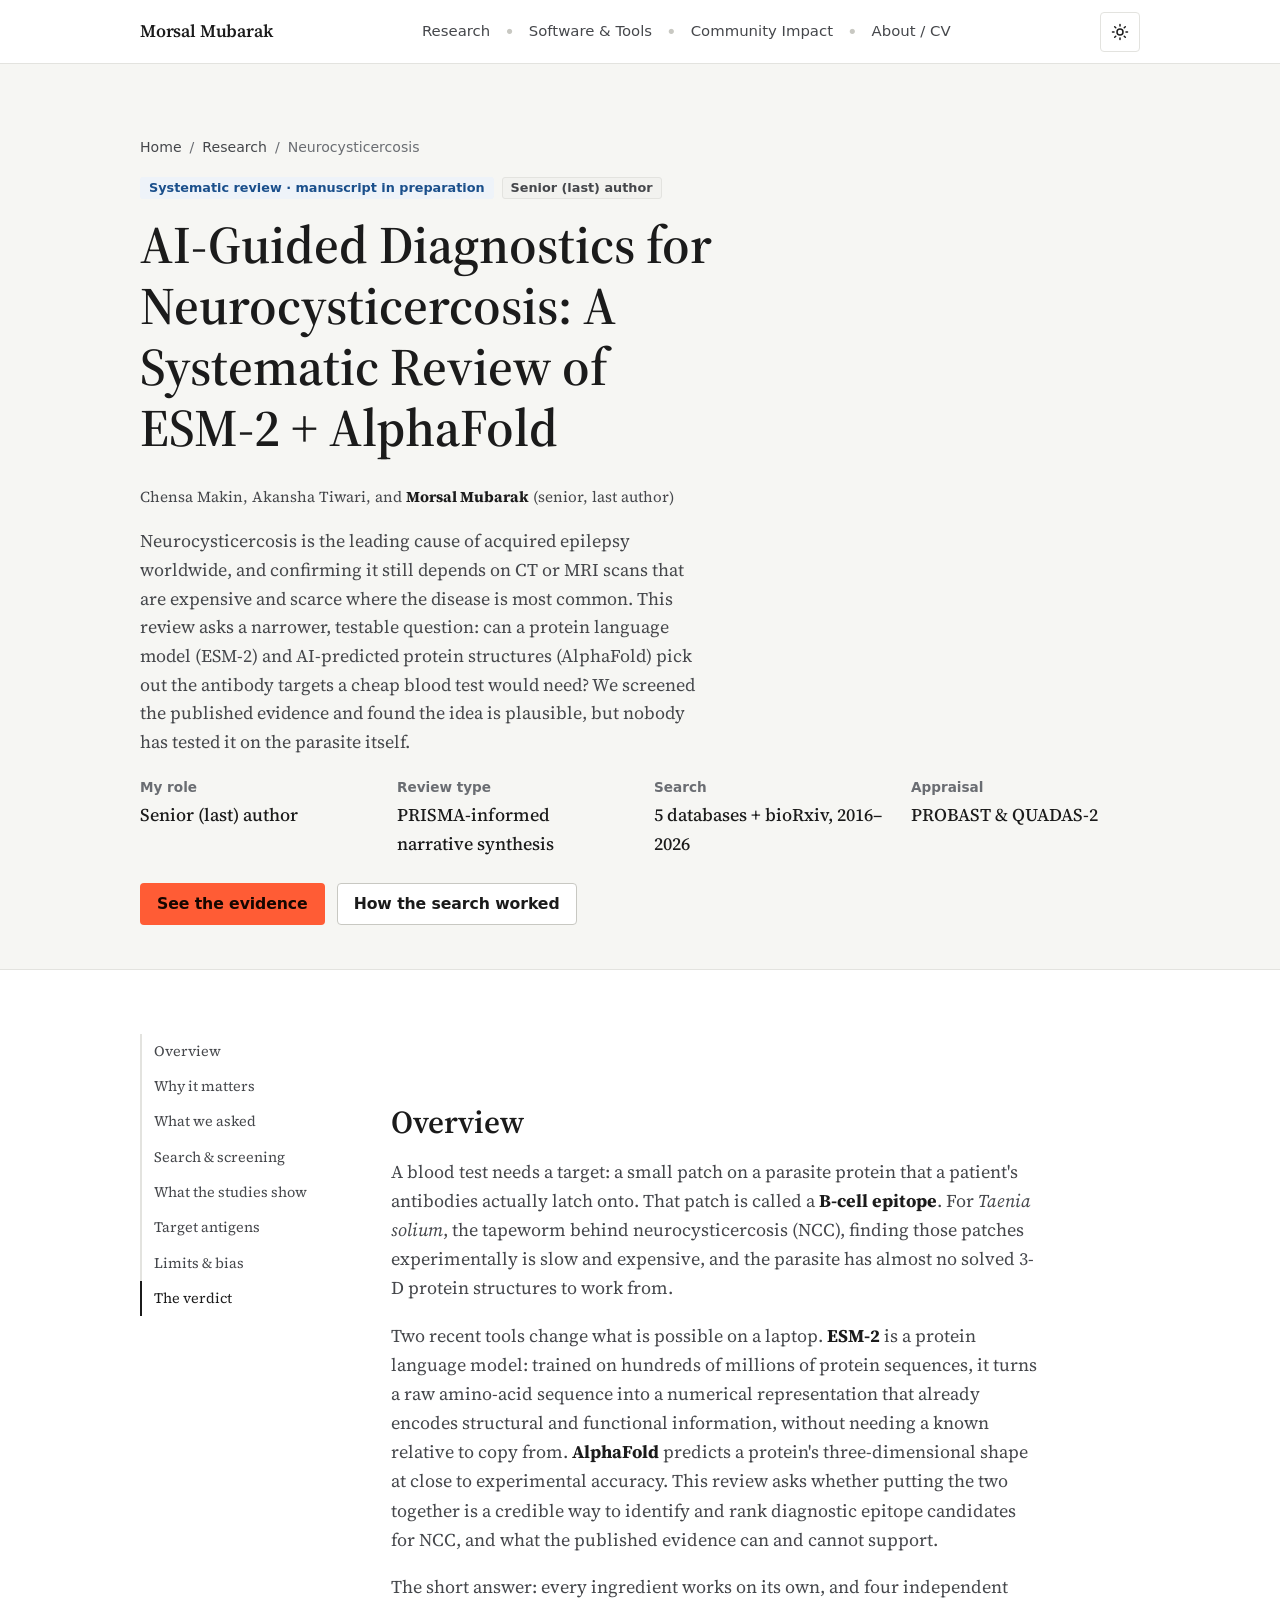
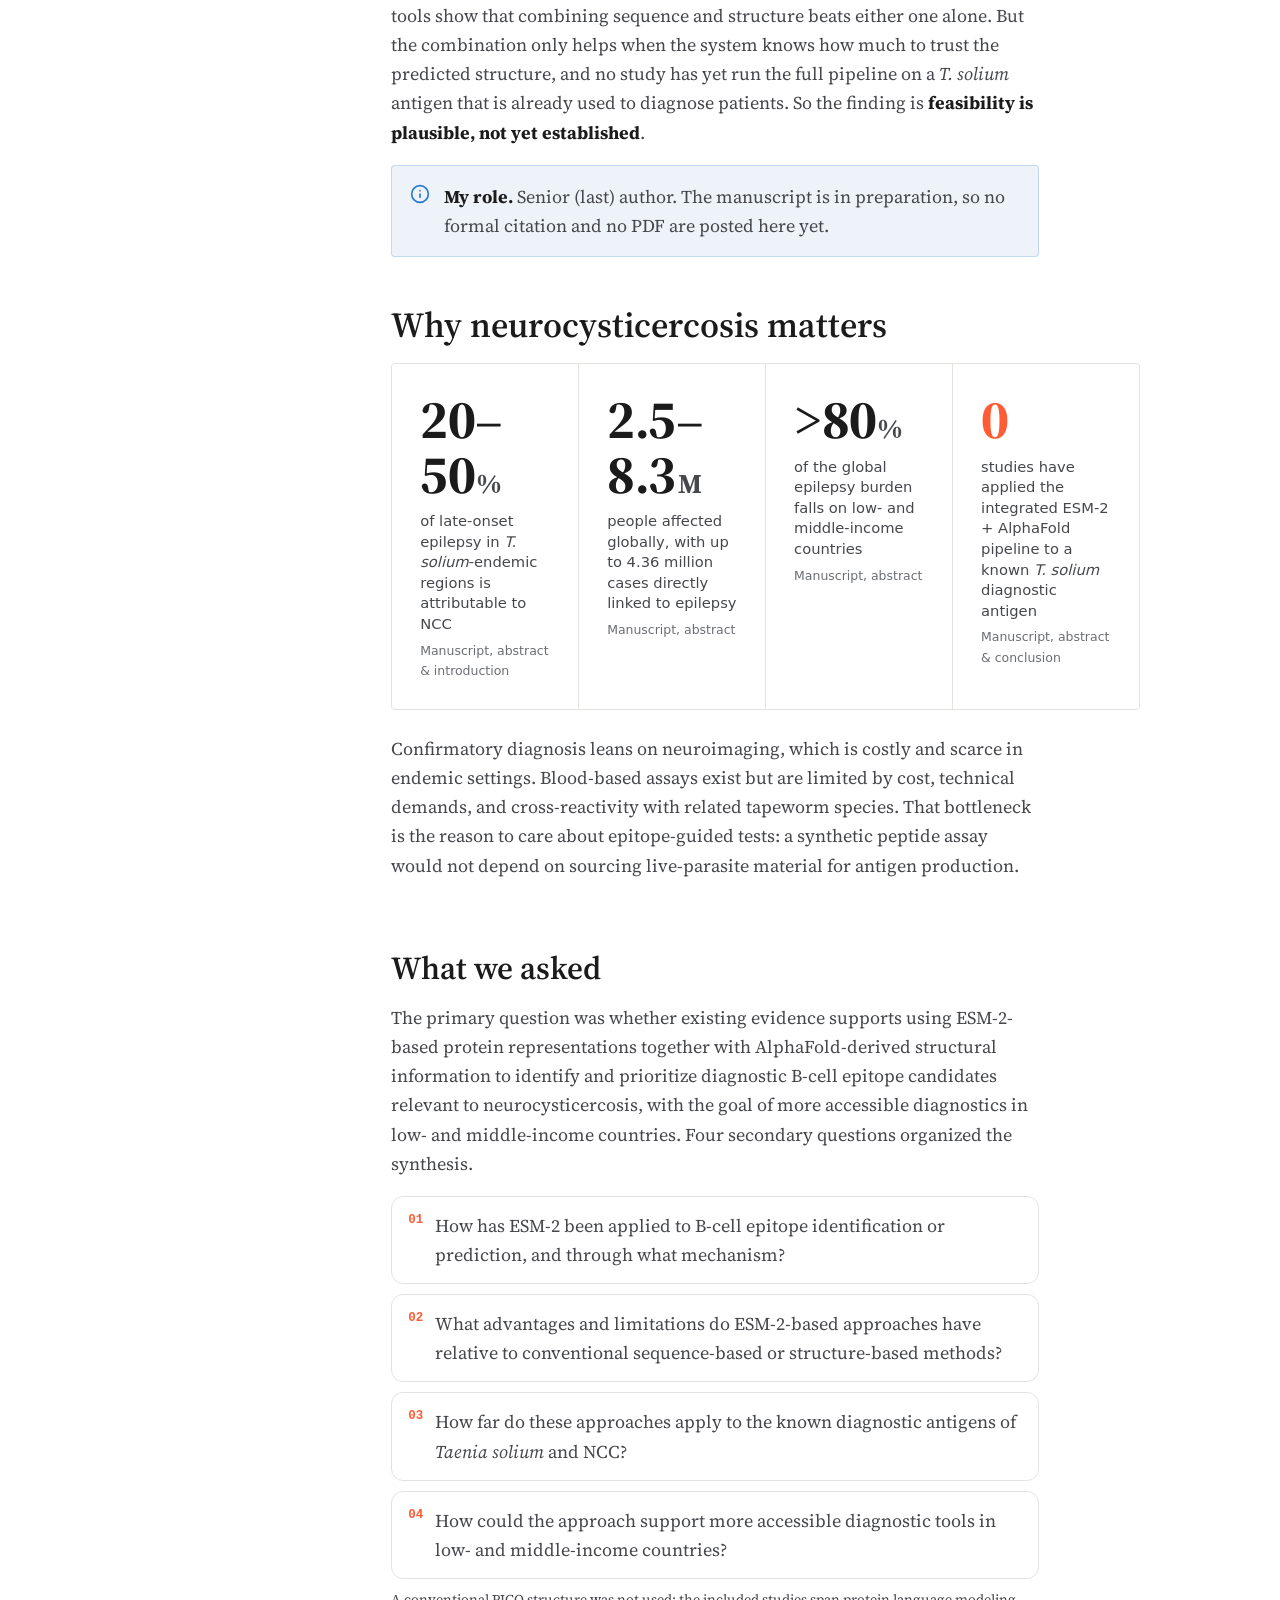
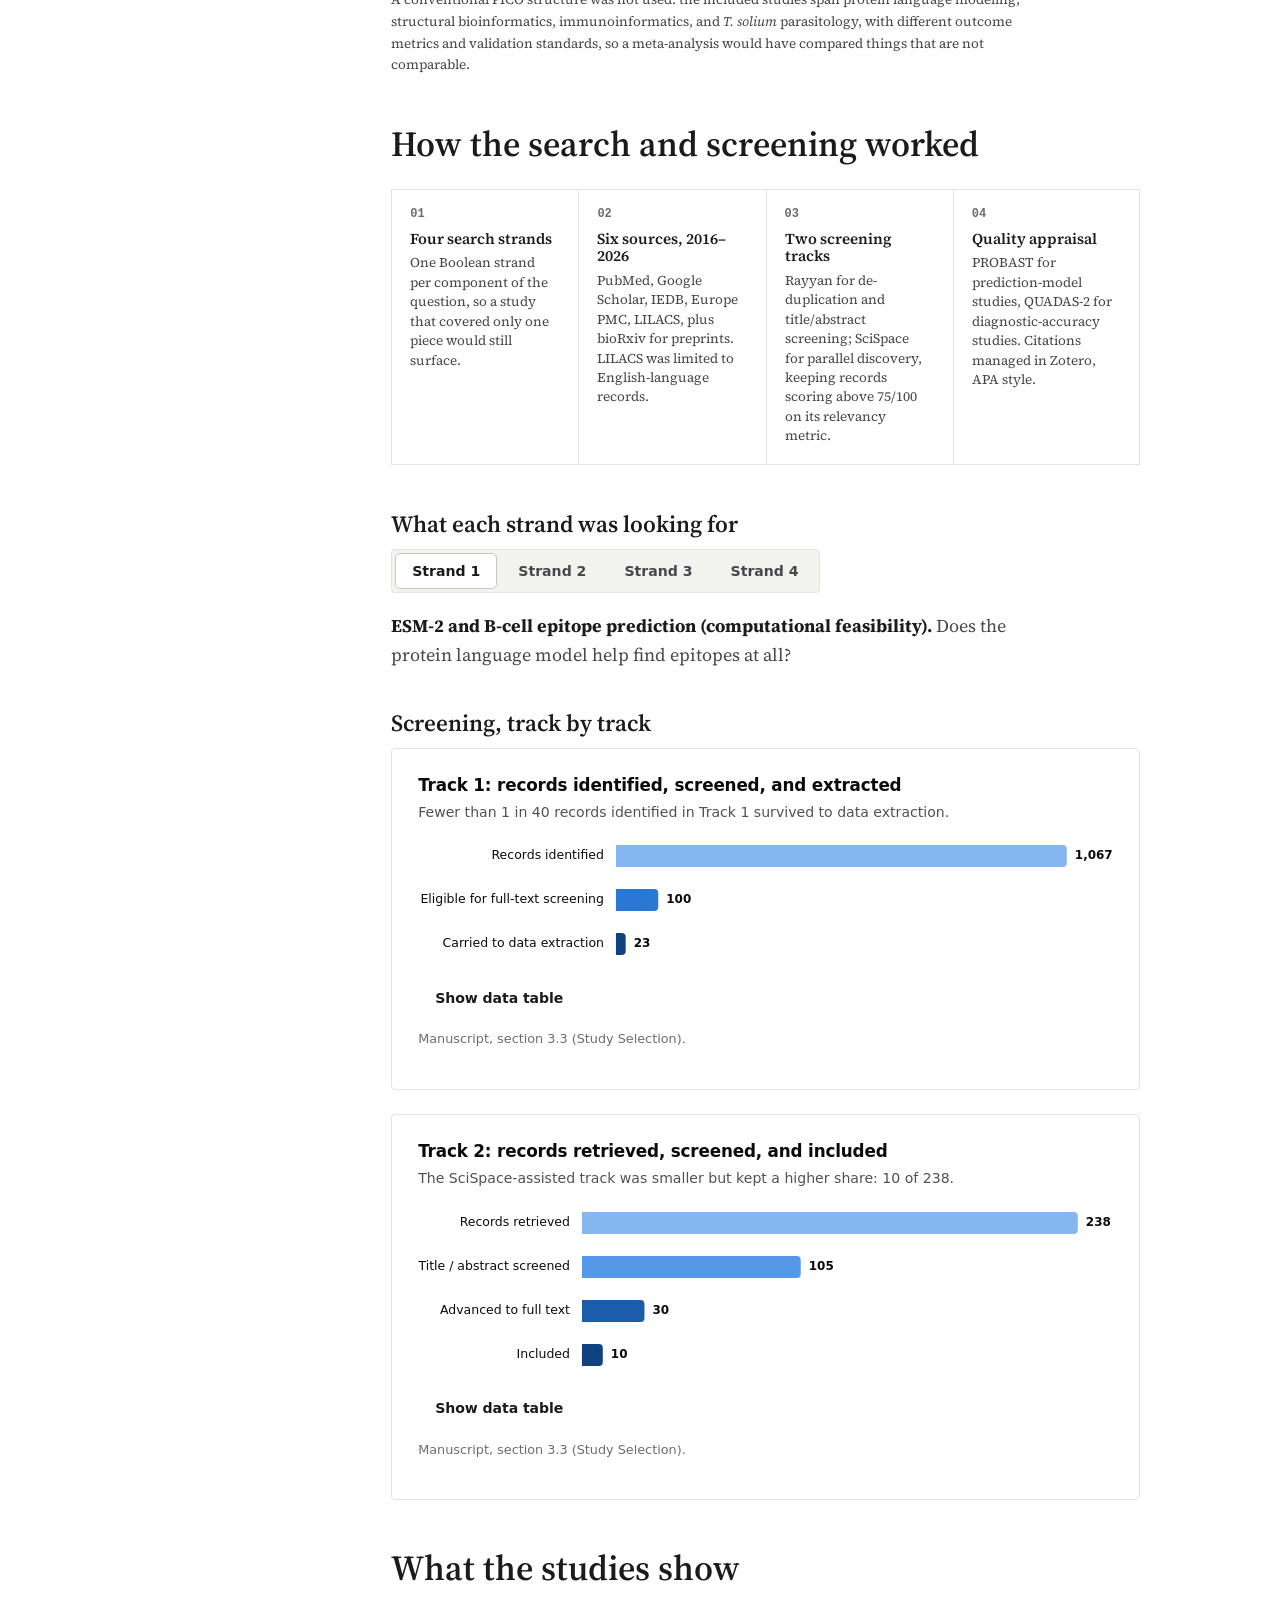
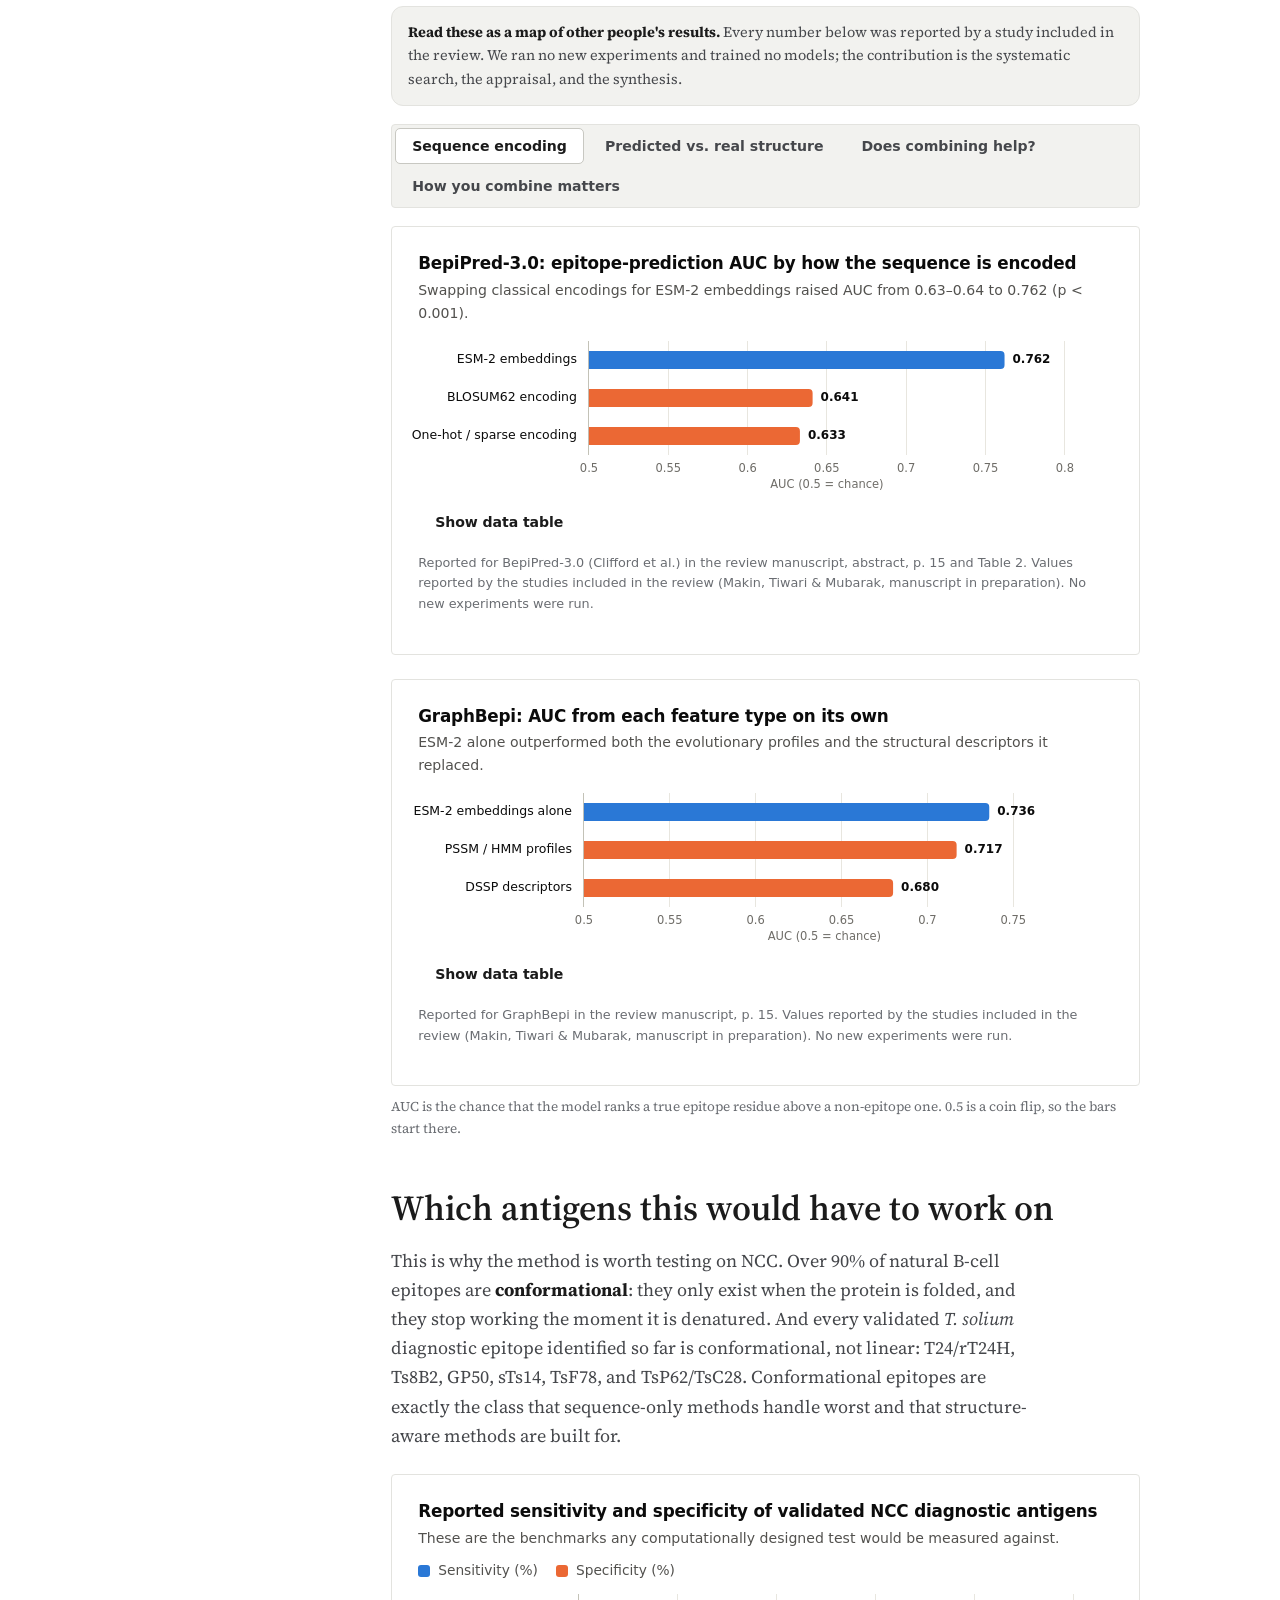
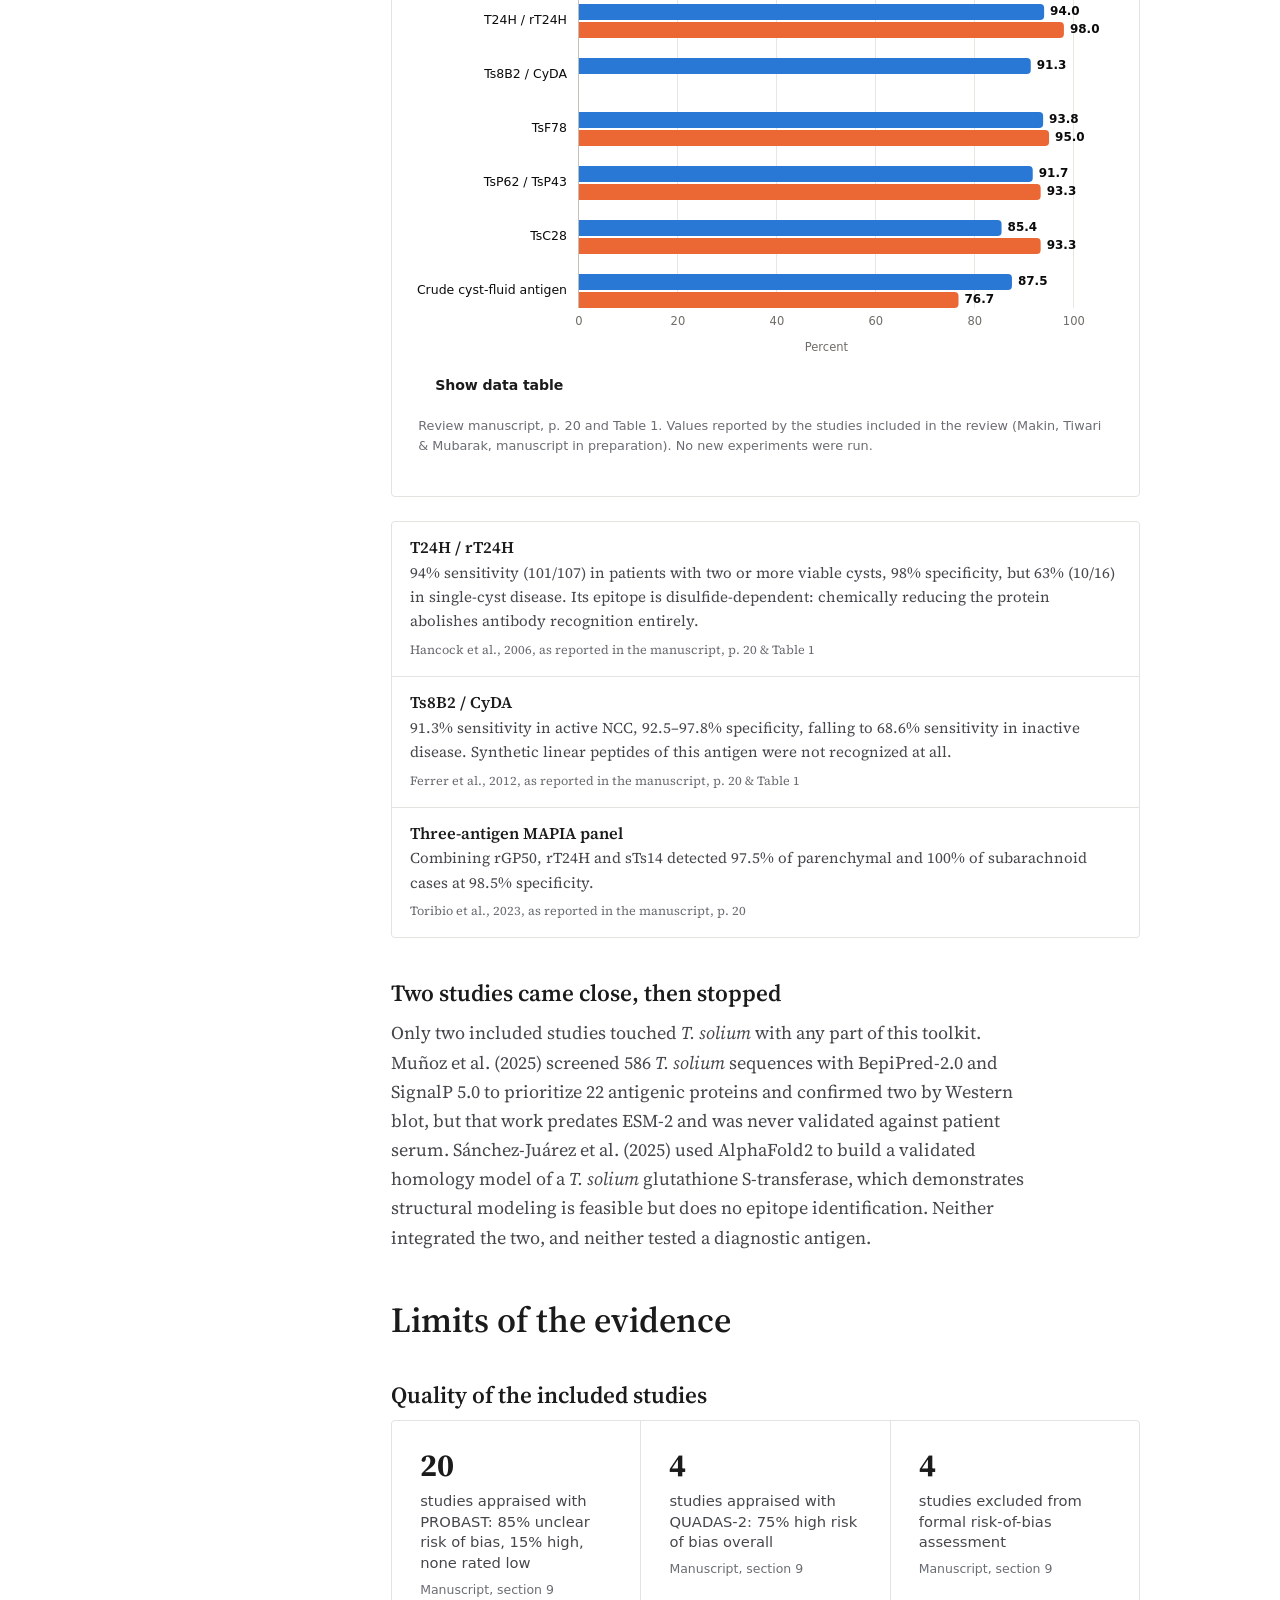
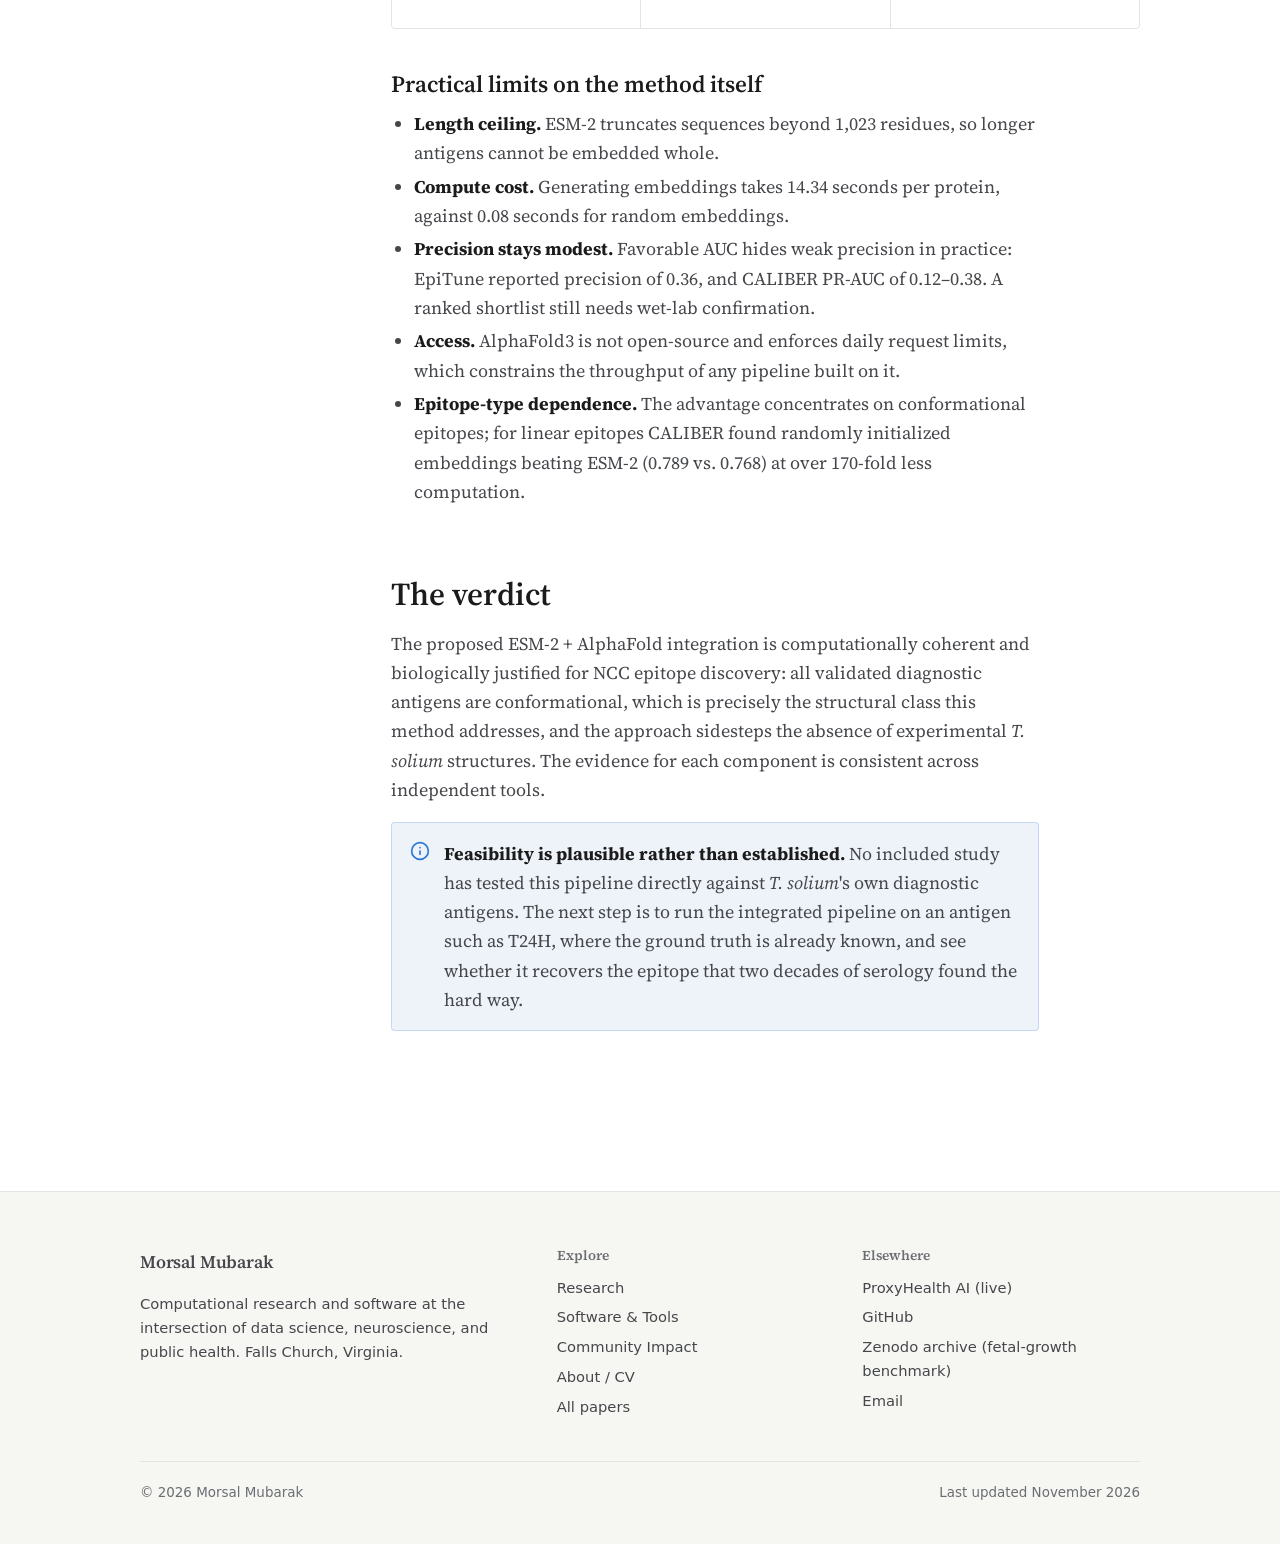
<file: research/neurocysticercosis.html>
<!doctype html>
<html lang="en" class="no-js">
<head>
  <meta charset="utf-8">
  <meta name="viewport" content="width=device-width, initial-scale=1">
  <title>AI-Guided Diagnostics for Neurocysticercosis | Morsal Mubarak</title>
  <meta name="description" content="A systematic review asking whether ESM-2 protein language model embeddings and AlphaFold-derived structures can identify diagnostic B-cell epitopes for neurocysticercosis.">
  <meta property="og:title" content="AI-Guided Diagnostics for Neurocysticercosis | Morsal Mubarak">
  <meta property="og:description" content="A systematic review asking whether ESM-2 protein language model embeddings and AlphaFold-derived structures can identify diagnostic B-cell epitopes for neurocysticercosis.">
  <meta property="og:type" content="article">
  <meta name="theme-color" content="#f8f7f3" media="(prefers-color-scheme: light)">
  <meta name="theme-color" content="#0b0f17" media="(prefers-color-scheme: dark)">
  <link rel="icon" href="../assets/img/favicon.svg" type="image/svg+xml">
  <link rel="preconnect" href="https://fonts.googleapis.com">
  <link rel="preconnect" href="https://fonts.gstatic.com" crossorigin>
  <link href="https://fonts.googleapis.com/css2?family=Source+Serif+4:ital,opsz,wght@0,8..60,400;0,8..60,600;0,8..60,700;1,8..60,400&display=swap" rel="stylesheet">
  <link rel="stylesheet" href="../assets/css/site.css">
  <script>try{var t=localStorage.getItem('theme');if(t)document.documentElement.setAttribute('data-theme',t)}catch(e){}</script>
  <style>
    /* page-local helpers — tokens only, so dark mode keeps working */
    .q-list { list-style: none; padding: 0; margin: 0; display: grid; gap: 10px; }
    .q-list li { display: flex; gap: 12px; align-items: flex-start; margin: 0; background: var(--surface); border: 1px solid var(--line); border-radius: 12px; padding: 14px 16px; color: var(--ink-2); }
    .q-list .n { font: 600 .78rem/1.6 var(--font-mono); color: var(--accent); flex: none; }
    .chart-stack { display: grid; gap: clamp(16px, 2.4vw, 24px); }
    .tab-panel { margin-top: 18px; }
    .mini-note { color: var(--ink-3); font-size: .84rem; margin: 10px 0 0; }
    .kv { display: grid; grid-template-columns: minmax(0,1fr); gap: 1px; background: var(--line); border: 1px solid var(--line); border-radius: var(--radius); overflow: hidden; }
    .kv > div { background: var(--surface); padding: 16px 18px; }
    .kv h4 { margin: 0 0 4px; }
    .kv p { margin: 0; color: var(--ink-2); font-size: .94rem; }
    .kv .src-line { display: block; margin-top: 6px; color: var(--ink-3); font-size: .78rem; }
    .evidence-note { background: var(--surface-2); border: 1px solid var(--line); border-radius: 12px; padding: 14px 16px; color: var(--ink-2); font-size: .9rem; margin-bottom: 18px; }
    .evidence-note strong { color: var(--ink); }
  </style>
</head>
<body>
  <a class="skip-link" href="#main">Skip to content</a>
  <header class="site-header">
    <div class="container">
      <a class="brand-mark" href="../index.html" aria-label="Morsal Mubarak, home"><span class="mono">MM</span><span>Morsal Mubarak</span></a>
      <nav class="nav" id="site-nav" aria-label="Primary">
        <a href="../index.html#research">Research</a><span class="sep" aria-hidden="true">•</span>
        <a href="../index.html#software">Software &amp; Tools</a><span class="sep" aria-hidden="true">•</span>
        <a href="../index.html#community">Community Impact</a><span class="sep" aria-hidden="true">•</span>
        <a href="../index.html#about">About / CV</a>
      </nav>
      <div class="header-actions">
        <button class="icon-btn theme-toggle" type="button" aria-label="Toggle color theme">
          <svg class="sun" viewBox="0 0 24 24" fill="none" stroke="currentColor" stroke-width="2" stroke-linecap="round" stroke-linejoin="round" aria-hidden="true"><circle cx="12" cy="12" r="4"/><path d="M12 2v2M12 20v2M4.93 4.93l1.41 1.41M17.66 17.66l1.41 1.41M2 12h2M20 12h2M6.34 17.66l-1.41 1.41M19.07 4.93l-1.41 1.41"/></svg>
          <svg class="moon" viewBox="0 0 24 24" fill="none" stroke="currentColor" stroke-width="2" stroke-linecap="round" stroke-linejoin="round" aria-hidden="true"><path d="M12 3a6 6 0 0 0 9 9 9 9 0 1 1-9-9Z"/></svg>
        </button>
        <button class="icon-btn menu-btn" type="button" aria-label="Open menu" aria-expanded="false" aria-controls="site-nav">
          <svg viewBox="0 0 24 24" fill="none" stroke="currentColor" stroke-width="2" stroke-linecap="round" aria-hidden="true"><path d="M4 6h16M4 12h16M4 18h16"/></svg>
        </button>
      </div>
    </div>
  </header>

  <main id="main">
    <section class="page-hero">
      <div class="container">
        <nav class="breadcrumb" aria-label="Breadcrumb"><a href="../index.html">Home</a><span aria-hidden="true">/</span><a href="../index.html#research">Research</a><span aria-hidden="true">/</span><span aria-current="page">Neurocysticercosis</span></nav>
        <div class="flex wrap gap-1 mb-2"><span class="badge review">Systematic review · manuscript in preparation</span><span class="badge plain">Senior (last) author</span></div>
        <h1>AI-Guided Diagnostics for Neurocysticercosis: A Systematic Review of ESM-2 + AlphaFold</h1>
        <p class="byline">Chensa Makin, Akansha Tiwari, and <strong>Morsal Mubarak</strong> (senior, last author)</p>
        <p class="lede">Neurocysticercosis is the leading cause of acquired epilepsy worldwide, and confirming it still depends on CT or MRI scans that are expensive and scarce where the disease is most common. This review asks a narrower, testable question: can a protein language model (ESM-2) and AI-predicted protein structures (AlphaFold) pick out the antibody targets a cheap blood test would need? We screened the published evidence and found the idea is plausible, but nobody has tested it on the parasite itself.</p>
        <dl class="facts">
          <div><dt>My role</dt><dd>Senior (last) author</dd></div>
          <div><dt>Review type</dt><dd>PRISMA-informed narrative synthesis</dd></div>
          <div><dt>Search</dt><dd>5 databases + bioRxiv, 2016–2026</dd></div>
          <div><dt>Appraisal</dt><dd>PROBAST &amp; QUADAS-2</dd></div>
        </dl>
        <div class="btn-row mt-3">
          <a class="btn btn-primary" href="#evidence">See the evidence</a>
          <a class="btn" href="#search">How the search worked</a>
        </div>
      </div>
    </section>

    <div class="container section" style="padding-top:clamp(36px,5vw,64px)">
      <div class="with-toc">
        <aside><nav class="toc" aria-label="On this page">
          <a href="#overview">Overview</a><a href="#why">Why it matters</a><a href="#question">What we asked</a><a href="#search">Search &amp; screening</a><a href="#evidence">What the studies show</a><a href="#antigens">Target antigens</a><a href="#limits">Limits &amp; bias</a><a href="#verdict">The verdict</a>
        </nav></aside>
        <div>
          <section id="overview" class="prose block">
            <h2>Overview</h2>
            <p>A blood test needs a target: a small patch on a parasite protein that a patient's antibodies actually latch onto. That patch is called a <strong>B-cell epitope</strong>. For <em>Taenia solium</em>, the tapeworm behind neurocysticercosis (NCC), finding those patches experimentally is slow and expensive, and the parasite has almost no solved 3-D protein structures to work from.</p>
            <p>Two recent tools change what is possible on a laptop. <strong>ESM-2</strong> is a protein language model: trained on hundreds of millions of protein sequences, it turns a raw amino-acid sequence into a numerical representation that already encodes structural and functional information, without needing a known relative to copy from. <strong>AlphaFold</strong> predicts a protein's three-dimensional shape at close to experimental accuracy. This review asks whether putting the two together is a credible way to identify and rank diagnostic epitope candidates for NCC, and what the published evidence can and cannot support.</p>
            <p>The short answer: every ingredient works on its own, and four independent tools show that combining sequence and structure beats either one alone. But the combination only helps when the system knows how much to trust the predicted structure, and no study has yet run the full pipeline on a <em>T. solium</em> antigen that is already used to diagnose patients. So the finding is <strong>feasibility is plausible, not yet established</strong>.</p>
            <div class="callout"><svg viewBox="0 0 24 24" fill="none" stroke="currentColor" stroke-width="2" stroke-linecap="round" stroke-linejoin="round" aria-hidden="true"><circle cx="12" cy="12" r="10"/><path d="M12 16v-4M12 8h.01"/></svg><p><strong>My role.</strong> Senior (last) author. The manuscript is in preparation, so no formal citation and no PDF are posted here yet.</p></div>
          </section>

          <section id="why" class="block">
            <h2 class="prose">Why neurocysticercosis matters</h2>
            <div class="metrics">
              <div class="metric"><span class="value">20–50<span class="unit">%</span></span><span class="label">of late-onset epilepsy in <em>T. solium</em>-endemic regions is attributable to NCC</span><span class="src">Manuscript, abstract &amp; introduction</span></div>
              <div class="metric"><span class="value">2.5–8.3<span class="unit">M</span></span><span class="label">people affected globally, with up to 4.36 million cases directly linked to epilepsy</span><span class="src">Manuscript, abstract</span></div>
              <div class="metric"><span class="value">&gt;80<span class="unit">%</span></span><span class="label">of the global epilepsy burden falls on low- and middle-income countries</span><span class="src">Manuscript, abstract</span></div>
              <div class="metric accent"><span class="value">0</span><span class="label">studies have applied the integrated ESM-2 + AlphaFold pipeline to a known <em>T. solium</em> diagnostic antigen</span><span class="src">Manuscript, abstract &amp; conclusion</span></div>
            </div>
            <div class="prose mt-3">
              <p>Confirmatory diagnosis leans on neuroimaging, which is costly and scarce in endemic settings. Blood-based assays exist but are limited by cost, technical demands, and cross-reactivity with related tapeworm species. That bottleneck is the reason to care about epitope-guided tests: a synthetic peptide assay would not depend on sourcing live-parasite material for antigen production.</p>
            </div>
          </section>

          <section id="question" class="prose block">
            <h2>What we asked</h2>
            <p>The primary question was whether existing evidence supports using ESM-2-based protein representations together with AlphaFold-derived structural information to identify and prioritize diagnostic B-cell epitope candidates relevant to neurocysticercosis, with the goal of more accessible diagnostics in low- and middle-income countries. Four secondary questions organized the synthesis.</p>
            <ol class="q-list">
              <li><span class="n">01</span><span>How has ESM-2 been applied to B-cell epitope identification or prediction, and through what mechanism?</span></li>
              <li><span class="n">02</span><span>What advantages and limitations do ESM-2-based approaches have relative to conventional sequence-based or structure-based methods?</span></li>
              <li><span class="n">03</span><span>How far do these approaches apply to the known diagnostic antigens of <em>Taenia solium</em> and NCC?</span></li>
              <li><span class="n">04</span><span>How could the approach support more accessible diagnostic tools in low- and middle-income countries?</span></li>
            </ol>
            <p class="mini-note">A conventional PICO structure was not used: the included studies span protein language modeling, structural bioinformatics, immunoinformatics, and <em>T. solium</em> parasitology, with different outcome metrics and validation standards, so a meta-analysis would have compared things that are not comparable.</p>
          </section>

          <section id="search" class="block">
            <h2 class="prose">How the search and screening worked</h2>
            <div class="flow mt-3">
              <div class="step"><h4>Four search strands</h4><p>One Boolean strand per component of the question, so a study that covered only one piece would still surface.</p></div>
              <div class="step"><h4>Six sources, 2016–2026</h4><p>PubMed, Google Scholar, IEDB, Europe PMC, LILACS, plus bioRxiv for preprints. LILACS was limited to English-language records.</p></div>
              <div class="step"><h4>Two screening tracks</h4><p>Rayyan for de-duplication and title/abstract screening; SciSpace for parallel discovery, keeping records scoring above 75/100 on its relevancy metric.</p></div>
              <div class="step"><h4>Quality appraisal</h4><p>PROBAST for prediction-model studies, QUADAS-2 for diagnostic-accuracy studies. Citations managed in Zotero, APA style.</p></div>
            </div>

            <h3 class="prose mt-4">What each strand was looking for</h3>
            <div class="tabs" data-tabs role="tablist" aria-label="Search strands">
              <button role="tab" id="t-s1" aria-controls="p-s1" aria-selected="true" type="button">Strand 1</button>
              <button role="tab" id="t-s2" aria-controls="p-s2" aria-selected="false" tabindex="-1" type="button">Strand 2</button>
              <button role="tab" id="t-s3" aria-controls="p-s3" aria-selected="false" tabindex="-1" type="button">Strand 3</button>
              <button role="tab" id="t-s4" aria-controls="p-s4" aria-selected="false" tabindex="-1" type="button">Strand 4</button>
            </div>
            <div class="tab-panel prose" id="p-s1" role="tabpanel" aria-labelledby="t-s1">
              <p><strong>ESM-2 and B-cell epitope prediction (computational feasibility).</strong> Does the protein language model help find epitopes at all?</p>
            </div>
            <div class="tab-panel prose" id="p-s2" role="tabpanel" aria-labelledby="t-s2" hidden>
              <p><strong>ESM-2 and structural information (structural feasibility).</strong> Does adding predicted structure to the language model help, and how is it added?</p>
            </div>
            <div class="tab-panel prose" id="p-s3" role="tabpanel" aria-labelledby="t-s3" hidden>
              <p><strong><em>Taenia solium</em> / NCC and diagnostic epitopes (biological and diagnostic feasibility).</strong> What is already known about the antigens used to diagnose this disease?</p>
            </div>
            <div class="tab-panel prose" id="p-s4" role="tabpanel" aria-labelledby="t-s4" hidden>
              <p><strong><em>Taenia solium</em> and computational methods (research-gap identification).</strong> Has anyone already pointed these tools at this parasite?</p>
            </div>

            <h3 class="prose mt-4">Screening, track by track</h3>
            <div class="chart-stack">
              <div class="chart-card">
                <div class="chart-head"><div><h3 class="chart-title">Track 1: records identified, screened, and extracted</h3><p class="chart-sub">Fewer than 1 in 40 records identified in Track 1 survived to data extraction.</p></div></div>
                <div id="c-track1" data-chart></div>
              </div>
              <div class="chart-card">
                <div class="chart-head"><div><h3 class="chart-title">Track 2: records retrieved, screened, and included</h3><p class="chart-sub">The SciSpace-assisted track was smaller but kept a higher share: 10 of 238.</p></div></div>
                <div id="c-track2" data-chart></div>
              </div>
            </div>
          </section>

          <section id="evidence" class="block">
            <h2 class="prose">What the studies show</h2>
            <div class="evidence-note"><strong>Read these as a map of other people's results.</strong> Every number below was reported by a study included in the review. We ran no new experiments and trained no models; the contribution is the systematic search, the appraisal, and the synthesis.</div>
            <div class="tabs" data-tabs role="tablist" aria-label="Evidence views">
              <button role="tab" id="t-e1" aria-controls="p-e1" aria-selected="true" type="button">Sequence encoding</button>
              <button role="tab" id="t-e2" aria-controls="p-e2" aria-selected="false" tabindex="-1" type="button">Predicted vs. real structure</button>
              <button role="tab" id="t-e3" aria-controls="p-e3" aria-selected="false" tabindex="-1" type="button">Does combining help?</button>
              <button role="tab" id="t-e4" aria-controls="p-e4" aria-selected="false" tabindex="-1" type="button">How you combine matters</button>
            </div>

            <div class="tab-panel" id="p-e1" role="tabpanel" aria-labelledby="t-e1">
              <div class="chart-stack">
                <div class="chart-card">
                  <div class="chart-head"><div><h3 class="chart-title">BepiPred-3.0: epitope-prediction AUC by how the sequence is encoded</h3><p class="chart-sub">Swapping classical encodings for ESM-2 embeddings raised AUC from 0.63–0.64 to 0.762 (p &lt; 0.001).</p></div></div>
                  <div id="c-bepipred" data-chart></div>
                </div>
                <div class="chart-card">
                  <div class="chart-head"><div><h3 class="chart-title">GraphBepi: AUC from each feature type on its own</h3><p class="chart-sub">ESM-2 alone outperformed both the evolutionary profiles and the structural descriptors it replaced.</p></div></div>
                  <div id="c-graphbepi" data-chart></div>
                </div>
              </div>
              <p class="mini-note">AUC is the chance that the model ranks a true epitope residue above a non-epitope one. 0.5 is a coin flip, so the bars start there.</p>
            </div>

            <div class="tab-panel" id="p-e2" role="tabpanel" aria-labelledby="t-e2" hidden>
              <div class="chart-card">
                <div class="chart-head"><div><h3 class="chart-title">AlphaFold-predicted structures vs. experimental structures vs. no structure</h3><p class="chart-sub">Predicted structures land within about 0.01 AUC of experimentally solved ones in both tools. So the approach can work for a parasite with almost no solved structures.</p></div></div>
                <div id="c-structure" data-chart></div>
              </div>
              <p class="mini-note">DiscoTope-3.0 reported the same pattern a third way: moving from solved structures to AlphaFold2 (ColabFold) models cost only 0.6 of a percentile point.</p>
            </div>

            <div class="tab-panel" id="p-e3" role="tabpanel" aria-labelledby="t-e3" hidden>
              <div class="chart-card">
                <div class="chart-head"><div><h3 class="chart-title">Four tools that ablated their own inputs: sequence only, structure only, or both</h3><p class="chart-sub">In all four, the combination beat either input on its own, the most consistent finding in the review.</p></div></div>
                <div id="c-ablation" data-chart></div>
              </div>
              <p class="mini-note">EpiCluster went furthest: 83 hand-crafted structural features lifted AUC from 0.64 to 0.71, and adding a spatial clustering layer that forces predictions into contiguous surface patches raised it to 0.89, a bigger gain than the structural features themselves.</p>
            </div>

            <div class="tab-panel" id="p-e4" role="tabpanel" aria-labelledby="t-e4" hidden>
              <div class="chart-card">
                <div class="chart-head"><div><h3 class="chart-title">AlphaEpi: AUC by fusion strategy, against the ESM-2-only baseline</h3><p class="chart-sub">The dashed line is ESM-2 alone (0.751–0.753). Naive fusion scored below it; only the confidence-aware dynamic selector beat it.</p></div></div>
                <div id="c-fusion" data-chart></div>
              </div>
              <p class="mini-note">For context from the same study: AlphaFold3 structure alone reached only 0.619–0.620, and ESM-2 alone 0.751–0.753. Integration is conditional, not automatic, which is the caveat that drives the review's conclusion.</p>
              <div class="kv mt-3">
                <div><h4>Confidence gates the whole thing</h4><p>DiscoTope-3.0 loses roughly 5 percentile points for every 10-point drop in pLDDT, AlphaFold's own confidence score.<span class="src-line">Manuscript, p. 16</span></p></div>
                <div><h4>Low-confidence models cost accuracy</h4><p>GraphBepi's F1 score nearly doubles between high- and low-confidence structures: 0.406 vs. 0.241.<span class="src-line">Manuscript, p. 16</span></p></div>
                <div><h4>Filtering rescues raw predictions</h4><p>Raw AlphaFold3 co-folding gave acceptable docking geometry for only about 37% of antibody-antigen pairs; Rosetta-based filtering (AFilter) reached 96–98% reliability.<span class="src-line">Manuscript, p. 16 &amp; Table 2</span></p></div>
              </div>
            </div>
          </section>

          <section id="antigens" class="block">
            <h2 class="prose">Which antigens this would have to work on</h2>
            <div class="prose">
              <p>This is why the method is worth testing on NCC. Over 90% of natural B-cell epitopes are <strong>conformational</strong>: they only exist when the protein is folded, and they stop working the moment it is denatured. And every validated <em>T. solium</em> diagnostic epitope identified so far is conformational, not linear: T24/rT24H, Ts8B2, GP50, sTs14, TsF78, and TsP62/TsC28. Conformational epitopes are exactly the class that sequence-only methods handle worst and that structure-aware methods are built for.</p>
            </div>
            <div class="chart-card mt-3">
              <div class="chart-head"><div><h3 class="chart-title">Reported sensitivity and specificity of validated NCC diagnostic antigens</h3><p class="chart-sub">These are the benchmarks any computationally designed test would be measured against.</p></div></div>
              <div id="c-antigens" data-chart></div>
            </div>
            <div class="kv mt-3">
              <div><h4>T24H / rT24H</h4><p>94% sensitivity (101/107) in patients with two or more viable cysts, 98% specificity, but 63% (10/16) in single-cyst disease. Its epitope is disulfide-dependent: chemically reducing the protein abolishes antibody recognition entirely.<span class="src-line">Hancock et al., 2006, as reported in the manuscript, p. 20 &amp; Table 1</span></p></div>
              <div><h4>Ts8B2 / CyDA</h4><p>91.3% sensitivity in active NCC, 92.5–97.8% specificity, falling to 68.6% sensitivity in inactive disease. Synthetic linear peptides of this antigen were not recognized at all.<span class="src-line">Ferrer et al., 2012, as reported in the manuscript, p. 20 &amp; Table 1</span></p></div>
              <div><h4>Three-antigen MAPIA panel</h4><p>Combining rGP50, rT24H and sTs14 detected 97.5% of parenchymal and 100% of subarachnoid cases at 98.5% specificity.<span class="src-line">Toribio et al., 2023, as reported in the manuscript, p. 20</span></p></div>
            </div>
            <div class="prose mt-3">
              <h3>Two studies came close, then stopped</h3>
              <p>Only two included studies touched <em>T. solium</em> with any part of this toolkit. Muñoz et al. (2025) screened 586 <em>T. solium</em> sequences with BepiPred-2.0 and SignalP 5.0 to prioritize 22 antigenic proteins and confirmed two by Western blot, but that work predates ESM-2 and was never validated against patient serum. Sánchez-Juárez et al. (2025) used AlphaFold2 to build a validated homology model of a <em>T. solium</em> glutathione S-transferase, which demonstrates structural modeling is feasible but does no epitope identification. Neither integrated the two, and neither tested a diagnostic antigen.</p>
            </div>
          </section>

          <section id="limits" class="block">
            <h2 class="prose">Limits of the evidence</h2>
            <div class="prose">
              <h3>Quality of the included studies</h3>
            </div>
            <div class="metrics">
              <div class="metric small"><span class="value">20</span><span class="label">studies appraised with PROBAST: 85% unclear risk of bias, 15% high, none rated low</span><span class="src">Manuscript, section 9</span></div>
              <div class="metric small"><span class="value">4</span><span class="label">studies appraised with QUADAS-2: 75% high risk of bias overall</span><span class="src">Manuscript, section 9</span></div>
              <div class="metric small"><span class="value">4</span><span class="label">studies excluded from formal risk-of-bias assessment</span><span class="src">Manuscript, section 9</span></div>
            </div>
            <div class="prose mt-3">
              <h3>Practical limits on the method itself</h3>
              <ul>
                <li><strong>Length ceiling.</strong> ESM-2 truncates sequences beyond 1,023 residues, so longer antigens cannot be embedded whole.</li>
                <li><strong>Compute cost.</strong> Generating embeddings takes 14.34 seconds per protein, against 0.08 seconds for random embeddings.</li>
                <li><strong>Precision stays modest.</strong> Favorable AUC hides weak precision in practice: EpiTune reported precision of 0.36, and CALIBER PR-AUC of 0.12–0.38. A ranked shortlist still needs wet-lab confirmation.</li>
                <li><strong>Access.</strong> AlphaFold3 is not open-source and enforces daily request limits, which constrains the throughput of any pipeline built on it.</li>
                <li><strong>Epitope-type dependence.</strong> The advantage concentrates on conformational epitopes; for linear epitopes CALIBER found randomly initialized embeddings beating ESM-2 (0.789 vs. 0.768) at over 170-fold less computation.</li>
              </ul>
            </div>
          </section>

          <section id="verdict" class="prose block">
            <h2>The verdict</h2>
            <p>The proposed ESM-2 + AlphaFold integration is computationally coherent and biologically justified for NCC epitope discovery: all validated diagnostic antigens are conformational, which is precisely the structural class this method addresses, and the approach sidesteps the absence of experimental <em>T. solium</em> structures. The evidence for each component is consistent across independent tools.</p>
            <div class="callout"><svg viewBox="0 0 24 24" fill="none" stroke="currentColor" stroke-width="2" stroke-linecap="round" stroke-linejoin="round" aria-hidden="true"><circle cx="12" cy="12" r="10"/><path d="M12 16v-4M12 8h.01"/></svg><p><strong>Feasibility is plausible rather than established.</strong> No included study has tested this pipeline directly against <em>T. solium</em>'s own diagnostic antigens. The next step is to run the integrated pipeline on an antigen such as T24H, where the ground truth is already known, and see whether it recovers the epitope that two decades of serology found the hard way.</p></div>
          </section>
        </div>
      </div>
    </div>
  </main>

  <footer class="site-footer">
    <div class="container">
      <div class="cols">
        <div><a class="brand-mark" href="../index.html"><span class="mono">MM</span><span>Morsal Mubarak</span></a><p class="mt-2">Computational research and software at the intersection of data science, neuroscience, and public health. Falls Church, Virginia.</p></div>
        <div><h4>Explore</h4><ul><li><a href="../index.html#research">Research</a></li><li><a href="../index.html#software">Software &amp; Tools</a></li><li><a href="../index.html#community">Community Impact</a></li><li><a href="../index.html#about">About / CV</a></li><li><a href="../papers.html">All papers</a></li></ul></div>
        <div><h4>Elsewhere</h4><ul><li><a href="https://proxyhealth-ai.onrender.com/" target="_blank" rel="noopener">ProxyHealth AI (live)</a></li><li><a href="https://github.com/mubarsad012" target="_blank" rel="noopener">GitHub</a></li><li><a href="https://doi.org/10.5281/zenodo.21894038" target="_blank" rel="noopener">Zenodo archive (fetal-growth benchmark)</a></li><li><a href="mailto:morsalmubarak9@gmail.com">Email</a></li></ul></div>
      </div>
      <div class="fine"><span>© <span data-year>2026</span> Morsal Mubarak</span><span>Last updated November 2026</span></div>
    </div>
  </footer>

  <script src="../assets/js/site.js"></script>
  <script>
  (function () {
    'use strict';
    var d3 = Viz.fmt.dec(3), d1 = Viz.fmt.dec(1);
    var SRC = 'Values reported by the studies included in the review (Makin, Tiwari & Mubarak, manuscript in preparation). No new experiments were run.';

    var builders = {
      'c-track1': function () {
        Viz.funnel('#c-track1', {
          steps: [
            { label: 'Records identified', value: 1067, note: 'PubMed, Google Scholar, IEDB, Europe PMC and the bioRxiv preprint server' },
            { label: 'Eligible for full-text screening', value: 100, note: '441 duplicates were removed in Rayyan before title and abstract screening' },
            { label: 'Carried to data extraction', value: 23, note: 'Assessed against the predefined eligibility criteria' }
          ],
          format: Viz.fmt.int,
          ariaLabel: 'Track 1 screening: 1,067 records identified, 100 eligible for full-text screening, 23 carried to data extraction',
          table: { caption: 'Track 1 screening counts', columns: ['Stage', 'Records'], rows: [['Records identified', '1,067'], ['Duplicates removed (Rayyan)', '441'], ['Eligible for full-text screening', '100'], ['Carried to data extraction', '23']] },
          source: 'Manuscript, section 3.3 (Study Selection).'
        });
      },
      'c-track2': function () {
        Viz.funnel('#c-track2', {
          steps: [
            { label: 'Records retrieved', value: 238, note: 'PubMed and LILACS, with SciSpace-assisted discovery' },
            { label: 'Title / abstract screened', value: 105, note: 'SciSpace Copilot assisted abstract review; inclusion decisions stayed with the reviewer' },
            { label: 'Advanced to full text', value: 30 },
            { label: 'Included', value: 10 }
          ],
          format: Viz.fmt.int,
          ariaLabel: 'Track 2 screening: 238 records retrieved, 105 screened, 30 full text, 10 included',
          table: { caption: 'Track 2 screening counts', columns: ['Stage', 'Records'], rows: [['Records retrieved', '238'], ['Title / abstract screened', '105'], ['Advanced to full text', '30'], ['Included', '10']] },
          source: 'Manuscript, section 3.3 (Study Selection).'
        });
      },
      'c-bepipred': function () {
        Viz.hbar('#c-bepipred', {
          data: [
            { label: 'ESM-2 embeddings', value: 0.762, series: 0, note: 'p < 0.001 against the classical encodings' },
            { label: 'BLOSUM62 encoding', value: 0.641, series: 1 },
            { label: 'One-hot / sparse encoding', value: 0.633, series: 1 }
          ],
          format: d3, domain: [0.5, 0.8], baseline: 0.5,
          xLabel: 'AUC (0.5 = chance)', valueName: 'AUC',
          ariaLabel: 'BepiPred-3.0 AUC: 0.762 with ESM-2 embeddings, 0.641 with BLOSUM62, 0.633 with one-hot encoding',
          table: { caption: 'BepiPred-3.0 AUC by sequence encoding', columns: ['Sequence encoding', 'AUC'], rows: [['ESM-2 embeddings', '0.762'], ['BLOSUM62 encoding', '0.641'], ['One-hot / sparse encoding', '0.633']] },
          source: 'Reported for BepiPred-3.0 (Clifford et al.) in the review manuscript, abstract, p. 15 and Table 2. ' + SRC
        });
      },
      'c-graphbepi': function () {
        Viz.hbar('#c-graphbepi', {
          data: [
            { label: 'ESM-2 embeddings alone', value: 0.736, series: 0 },
            { label: 'PSSM / HMM profiles', value: 0.717, series: 1, note: 'Evolutionary profile features' },
            { label: 'DSSP descriptors', value: 0.680, series: 1, note: 'Classical structural descriptors' }
          ],
          format: d3, domain: [0.5, 0.78], baseline: 0.5,
          xLabel: 'AUC (0.5 = chance)', valueName: 'AUC',
          ariaLabel: 'GraphBepi AUC: 0.736 from ESM-2 alone, 0.717 from PSSM or HMM profiles, 0.680 from DSSP descriptors',
          table: { caption: 'GraphBepi AUC by feature type', columns: ['Feature type', 'AUC'], rows: [['ESM-2 embeddings alone', '0.736'], ['PSSM / HMM profiles', '0.717'], ['DSSP descriptors', '0.680']] },
          source: 'Reported for GraphBepi in the review manuscript, p. 15. ' + SRC
        });
      },
      'c-structure': function () {
        Viz.groupedHbar('#c-structure', {
          categories: ['GraphBepi (AlphaFold2)', 'MsgaBpred (AlphaFold3)'],
          series: [
            { name: 'AlphaFold-predicted structure', values: [0.751, 0.744] },
            { name: 'Experimental structure', values: [0.759, 0.753] },
            { name: 'Sequence only, no structure', values: [0.698, 0.708] }
          ],
          format: d3, domain: [0.6, 0.8], xLabel: 'AUC',
          ariaLabel: 'GraphBepi scores 0.751 with AlphaFold2 structures versus 0.759 with experimental ones and 0.698 sequence-only; MsgaBpred scores 0.744, 0.753 and 0.708',
          table: { caption: 'AUC by structure source', columns: ['Tool', 'AlphaFold-predicted', 'Experimental', 'Sequence only'], rows: [['GraphBepi (AlphaFold2)', '0.751', '0.759', '0.698'], ['MsgaBpred (AlphaFold3)', '0.744', '0.753', '0.708']] },
          source: 'Review manuscript, abstract, p. 16 and Table 2. ' + SRC
        });
      },
      'c-ablation': function () {
        Viz.groupedHbar('#c-ablation', {
          categories: ['EpiGraph', 'GraphBepi', 'MsgaBpred', 'EpiCluster'],
          series: [
            { name: 'Sequence only (ESM-2)', values: [0.70, 0.698, 0.708, 0.64] },
            { name: 'Structure only', values: [0.70, null, null, 0.63], notes: ['ESM-IF1 alone', null, null, '83 hand-crafted structural features'] },
            { name: 'Both combined', values: [0.73, 0.751, 0.744, 0.71], notes: [null, 'AlphaFold2 structures', 'AlphaFold3 structures', 'Adding a spatial clustering layer raised this further, to 0.89'] }
          ],
          format: d3, domain: [0.6, 0.78], xLabel: 'AUC',
          ariaLabel: 'In EpiGraph, GraphBepi, MsgaBpred and EpiCluster the combined sequence-plus-structure model scores higher than either input alone',
          table: { caption: 'Ablation results across four tools', columns: ['Tool', 'Sequence only', 'Structure only', 'Combined'], rows: [['EpiGraph', '0.70', '0.70 (ESM-IF1)', '0.73'], ['GraphBepi', '0.698', 'not reported', '0.751'], ['MsgaBpred', '0.708', 'not reported', '0.744'], ['EpiCluster', '0.64', '0.63', '0.71 (0.89 with spatial clustering)']] },
          source: 'Review manuscript, pp. 17–19 and Table 2. ' + SRC
        });
      },
      'c-fusion': function () {
        Viz.hbar('#c-fusion', {
          data: [
            { label: 'Naive / unfiltered fusion', value: 0.740, series: 1, note: 'Below the sequence-only baseline' },
            { label: 'Confidence-weighted averaging', value: 0.743, series: 1 },
            { label: 'Fixed learnable weighting', value: 0.746, series: 1 },
            { label: 'Dynamic selector', value: 0.766, series: 0, note: 'Confidence-aware: adaptively weights structure against sequence by prediction confidence' }
          ],
          format: d3, domain: [0.6, 0.79], baseline: 0.6,
          ref: { value: 0.751, label: 'ESM-2 alone' },
          xLabel: 'AUC', valueName: 'AUC',
          ariaLabel: 'AlphaEpi fusion strategies: naive 0.740, confidence-weighted 0.743, fixed learnable 0.746, dynamic selector 0.766, against an ESM-2-only baseline of 0.751 to 0.753',
          table: { caption: 'AlphaEpi AUC by fusion strategy', columns: ['Fusion strategy', 'AUC'], rows: [['AlphaFold3 structure alone', '0.619–0.620'], ['ESM-2 alone', '0.751–0.753'], ['Naive / unfiltered fusion', '0.740'], ['Confidence-weighted averaging', '0.743'], ['Fixed learnable weighting', '0.746'], ['Dynamic selector (confidence-aware)', '0.766']] },
          source: 'Review manuscript, pp. 16, 19 and 23, and Table 2. ' + SRC
        });
      },
      'c-antigens': function () {
        Viz.groupedHbar('#c-antigens', {
          categories: ['T24H / rT24H', 'Ts8B2 / CyDA', 'TsF78', 'TsP62 / TsP43', 'TsC28', 'Crude cyst-fluid antigen'],
          series: [
            { name: 'Sensitivity (%)', values: [94, 91.3, 93.8, 91.7, 85.4, 87.5], notes: ['101 of 107 patients with two or more viable cysts; 63% (10/16) in single-cyst disease', 'Active NCC; 68.6% in inactive disease', null, null, null, 'Comparator, not a defined antigen'] },
            { name: 'Specificity (%)', values: [98, null, 95.0, 93.3, 93.3, 76.7], notes: [null, 'Reported as a range, 92.5–97.8%, so it is not plotted', null, null, null, null] }
          ],
          format: d1, domain: [0, 100], xLabel: 'Percent',
          ariaLabel: 'Reported sensitivity and specificity for six validated neurocysticercosis diagnostic antigens',
          table: { caption: 'Reported performance of validated NCC diagnostic antigens', columns: ['Antigen', 'Sensitivity (%)', 'Specificity (%)', 'Study'], rows: [['T24H / rT24H', '94', '98', 'Hancock et al., 2006'], ['Ts8B2 / CyDA', '91.3', '92.5–97.8', 'Ferrer et al., 2012'], ['TsF78', '93.8', '95.0', 'Rivera et al., 2025'], ['TsP62 / TsP43', '91.7', '93.3', 'Rivera et al., 2025'], ['TsC28', '85.4', '93.3', 'Rivera et al., 2025'], ['Crude cyst-fluid antigen', '87.5', '76.7', 'Rivera et al., 2025']] },
          source: 'Review manuscript, p. 20 and Table 1. ' + SRC
        });
      }
    };

    var drawn = {};
    function drawIn(node) {
      if (!node) return;
      node.querySelectorAll('[data-chart]').forEach(function (el) {
        if (drawn[el.id] || !builders[el.id]) return;
        drawn[el.id] = true;
        builders[el.id]();
      });
    }
    // draw everything that is visible on load
    document.querySelectorAll('[data-chart]').forEach(function (el) {
      var panel = el.closest('.tab-panel');
      if (!panel || !panel.hidden) { if (builders[el.id] && !drawn[el.id]) { drawn[el.id] = true; builders[el.id](); } }
    });
    // draw a tab's charts the first time it is opened, so widths are correct
    document.addEventListener('tabchange', function (e) {
      var tab = e.detail && e.detail.tab;
      if (!tab) return;
      drawIn(document.getElementById(tab.getAttribute('aria-controls')));
    });
  })();
  </script>
</body>
</html>
</file>
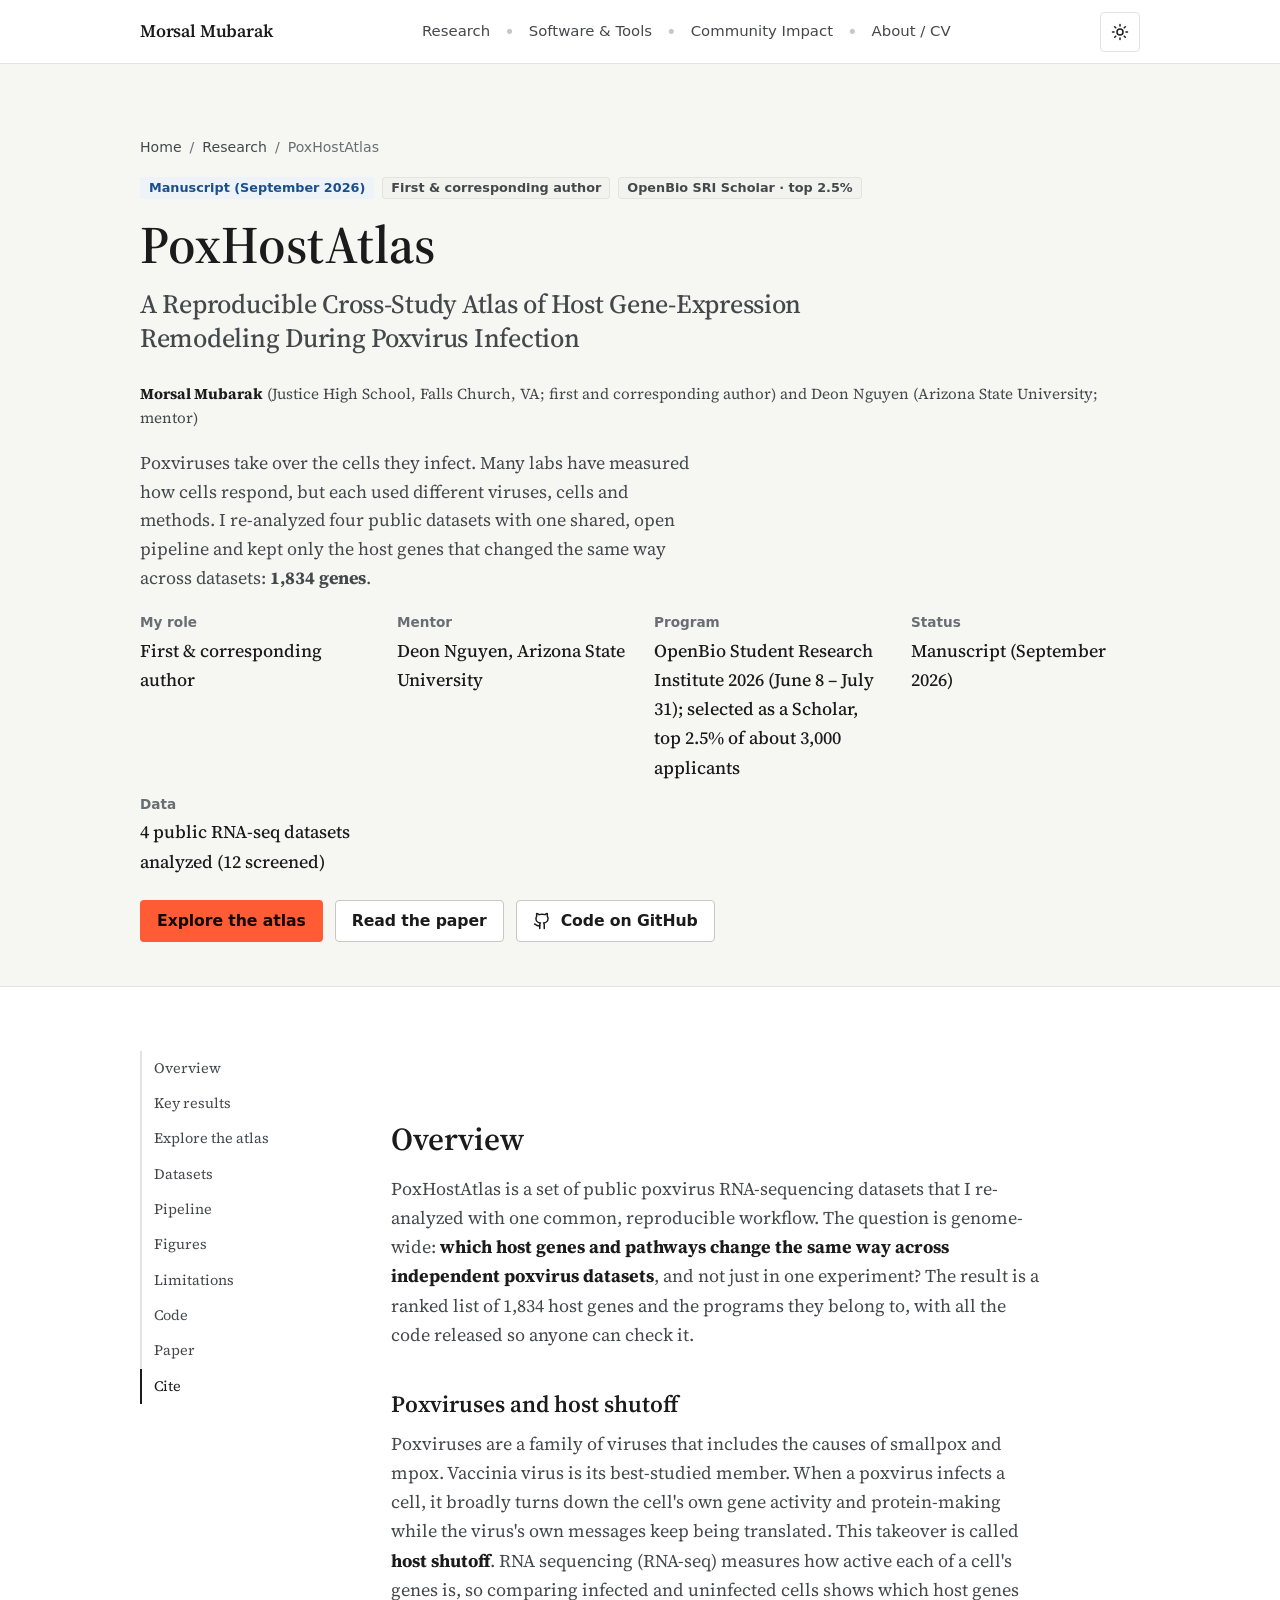
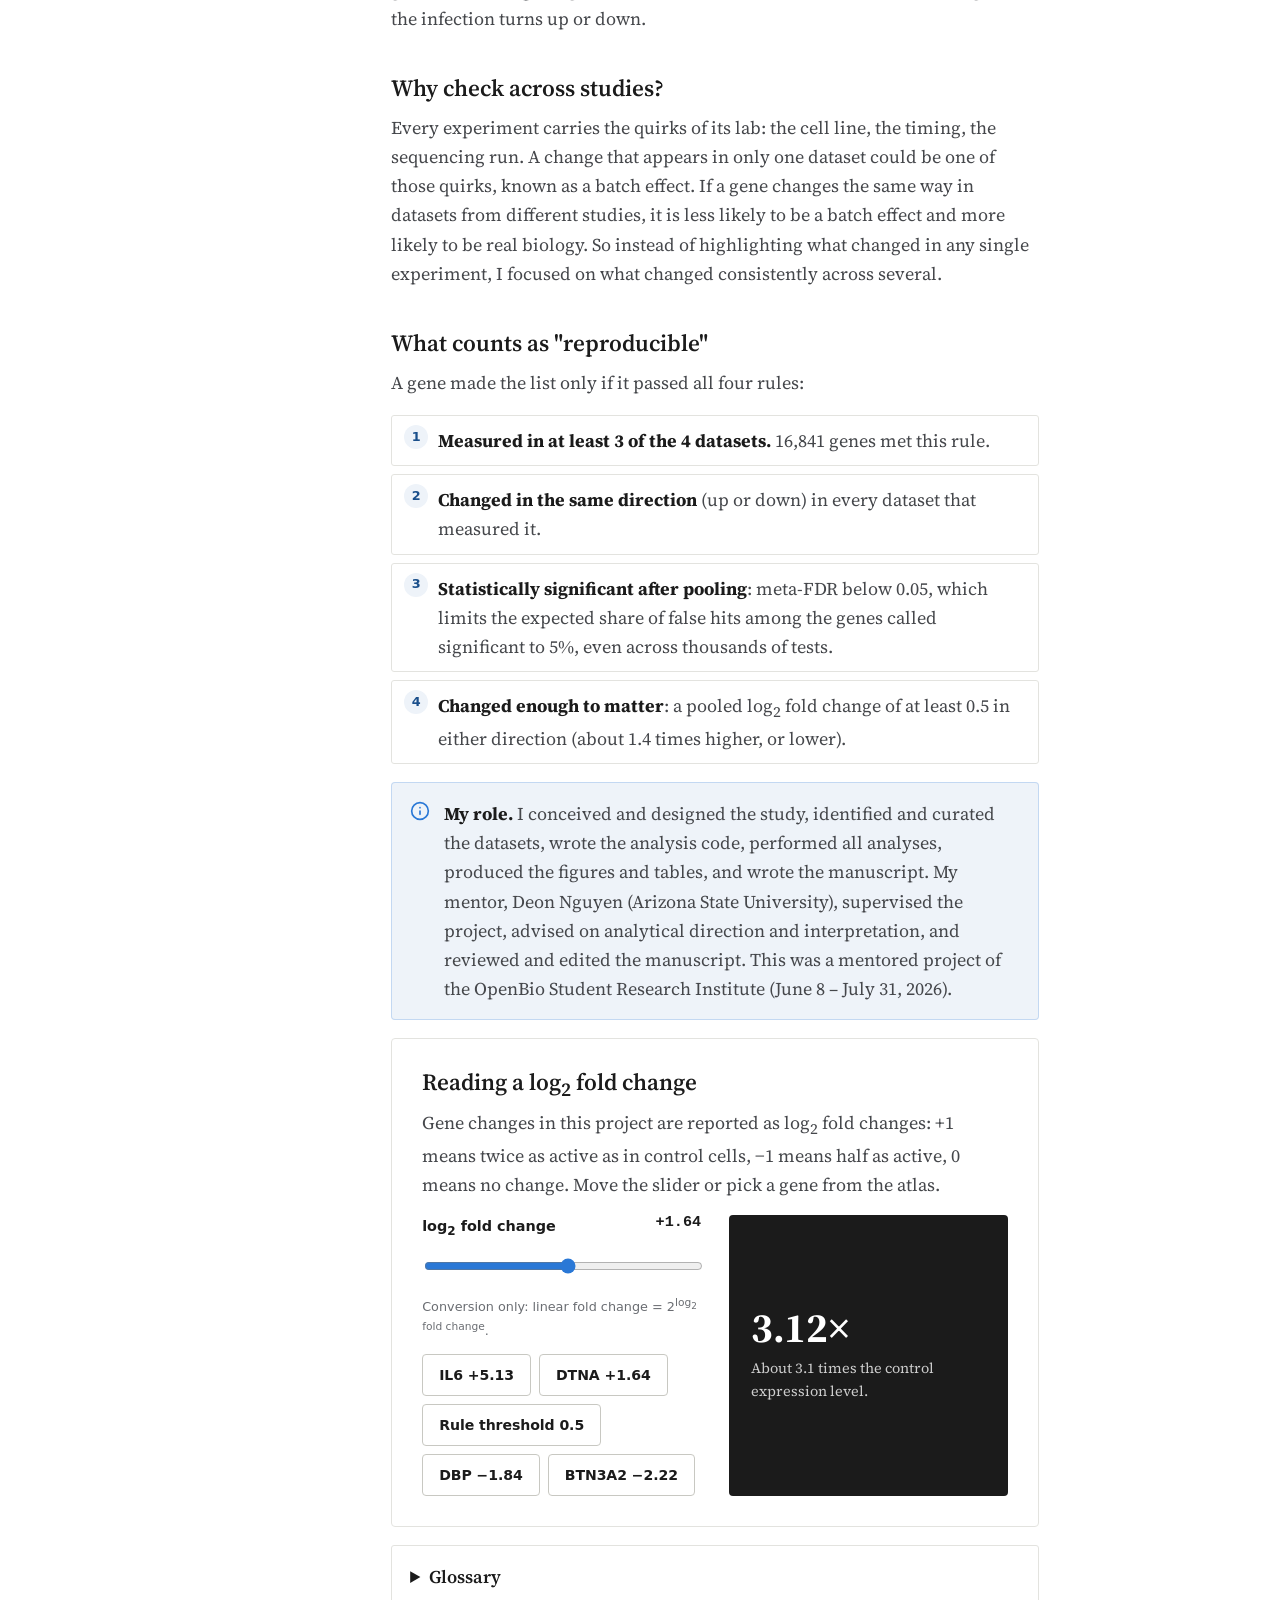
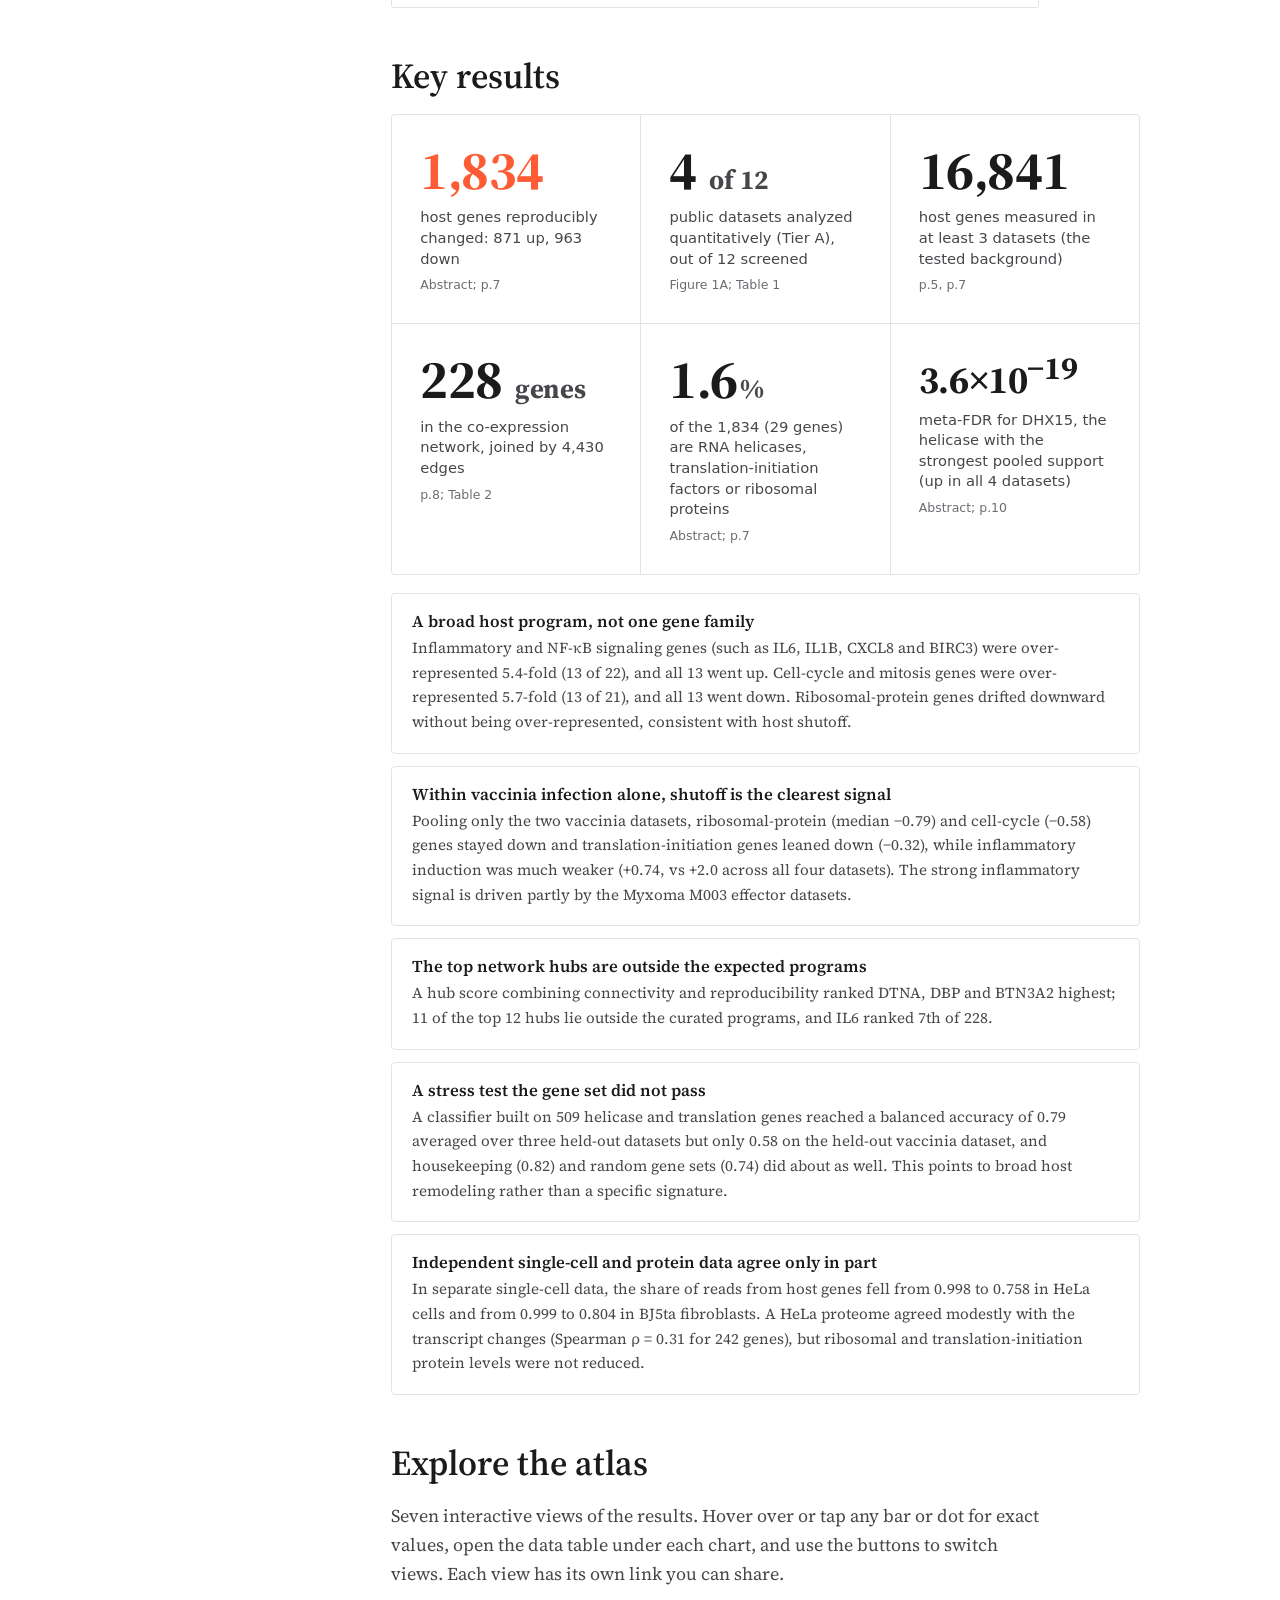
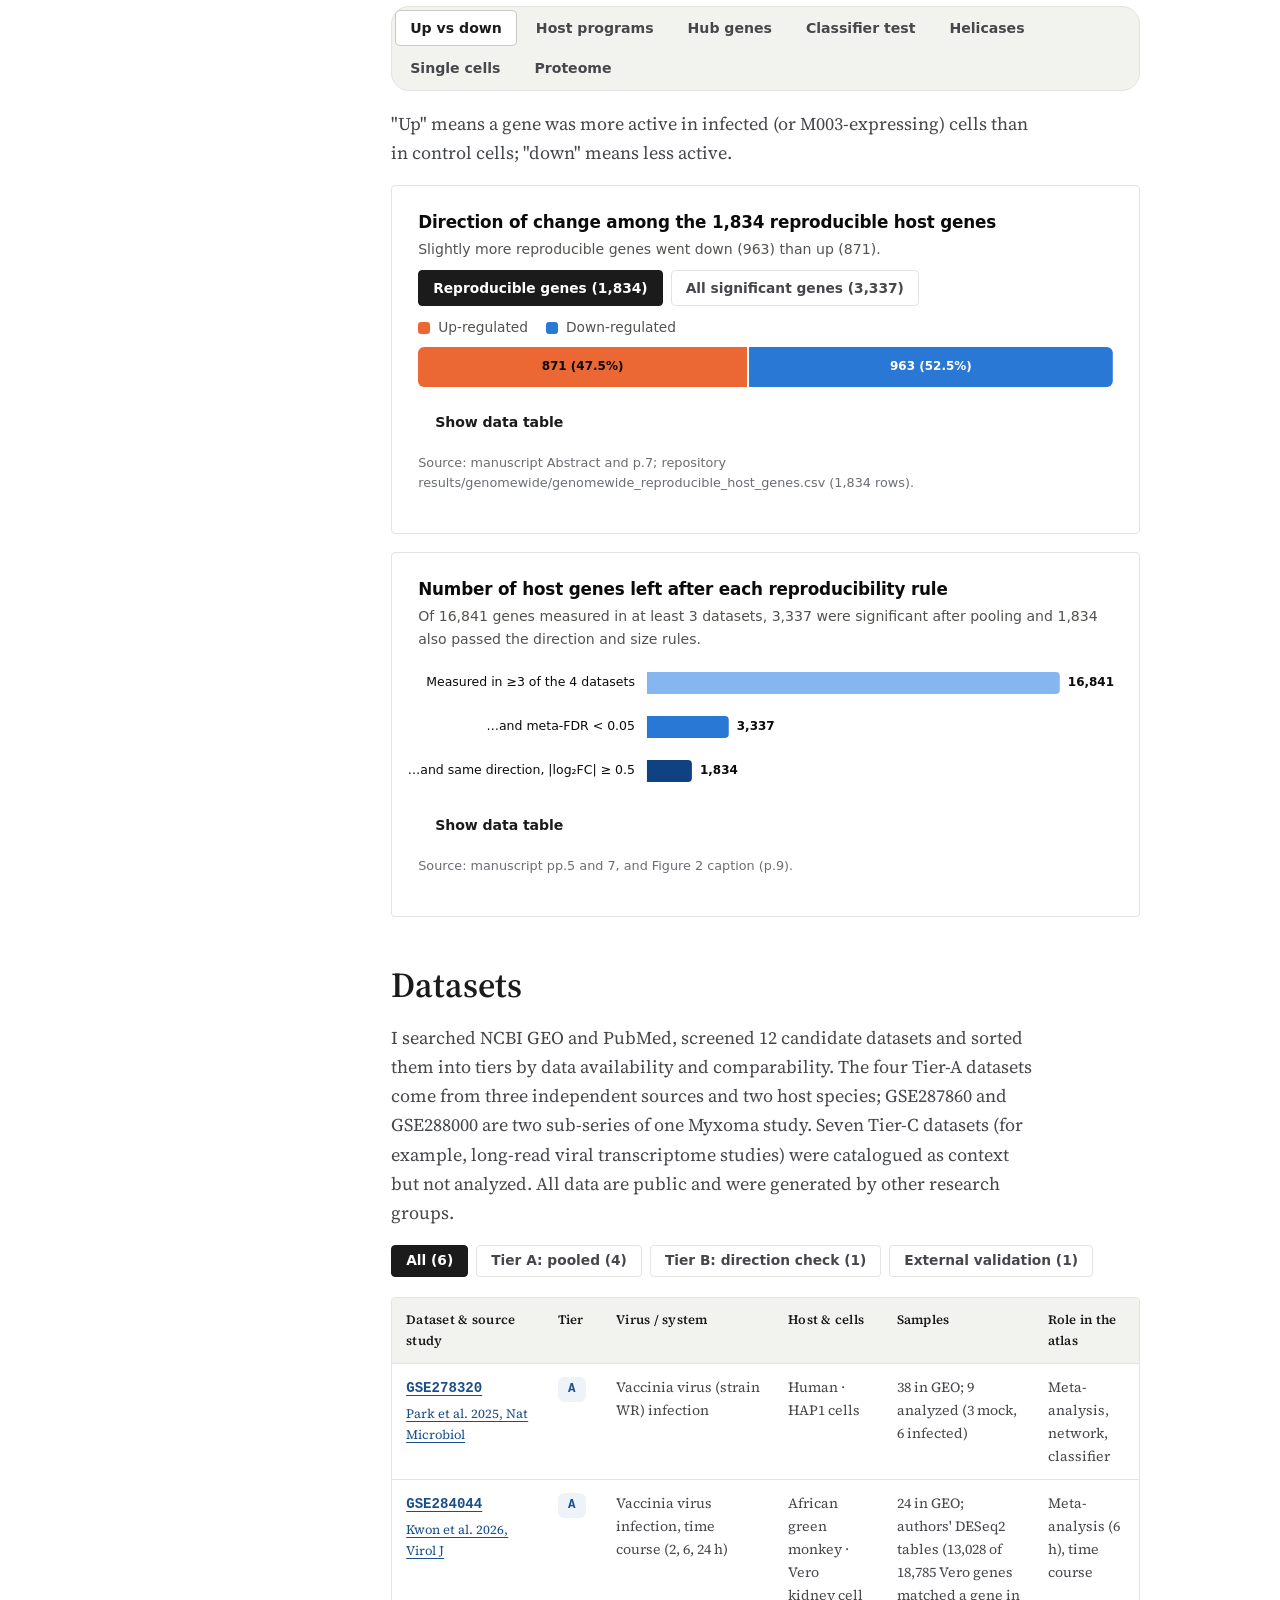
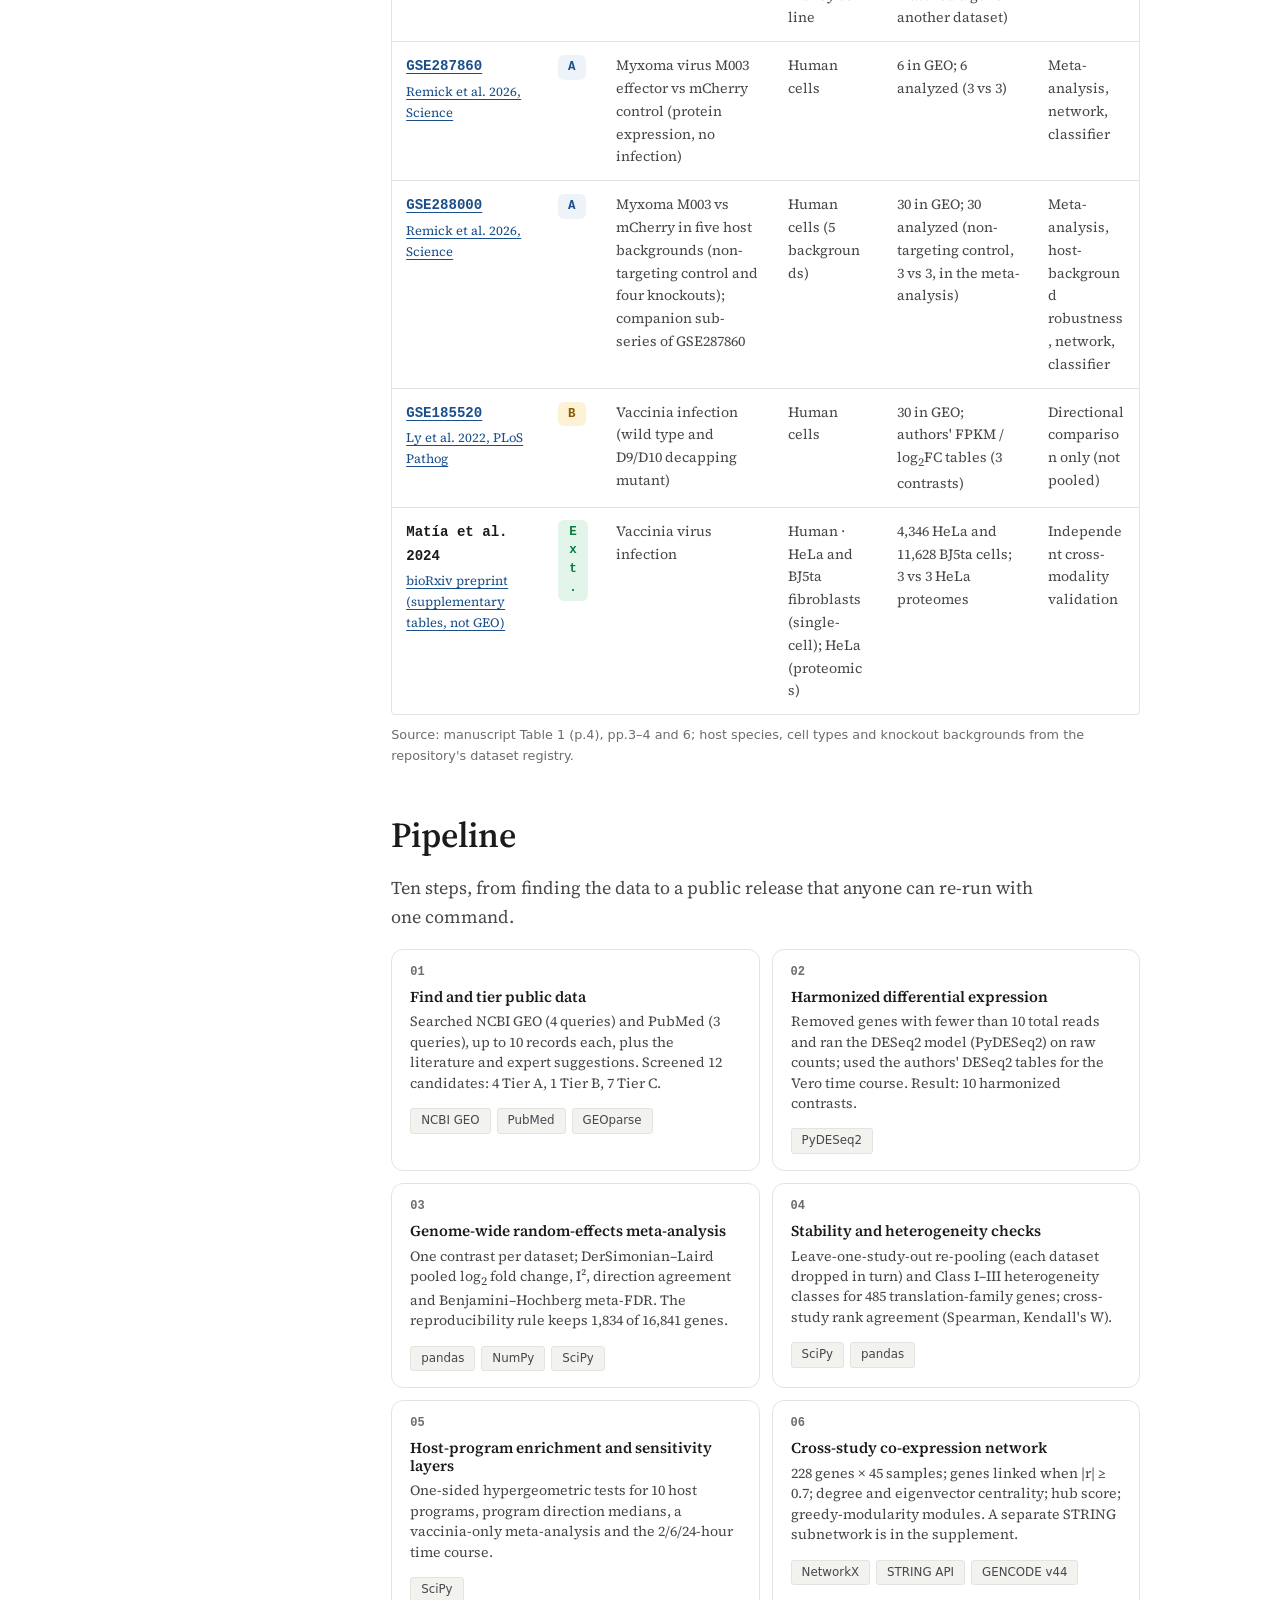
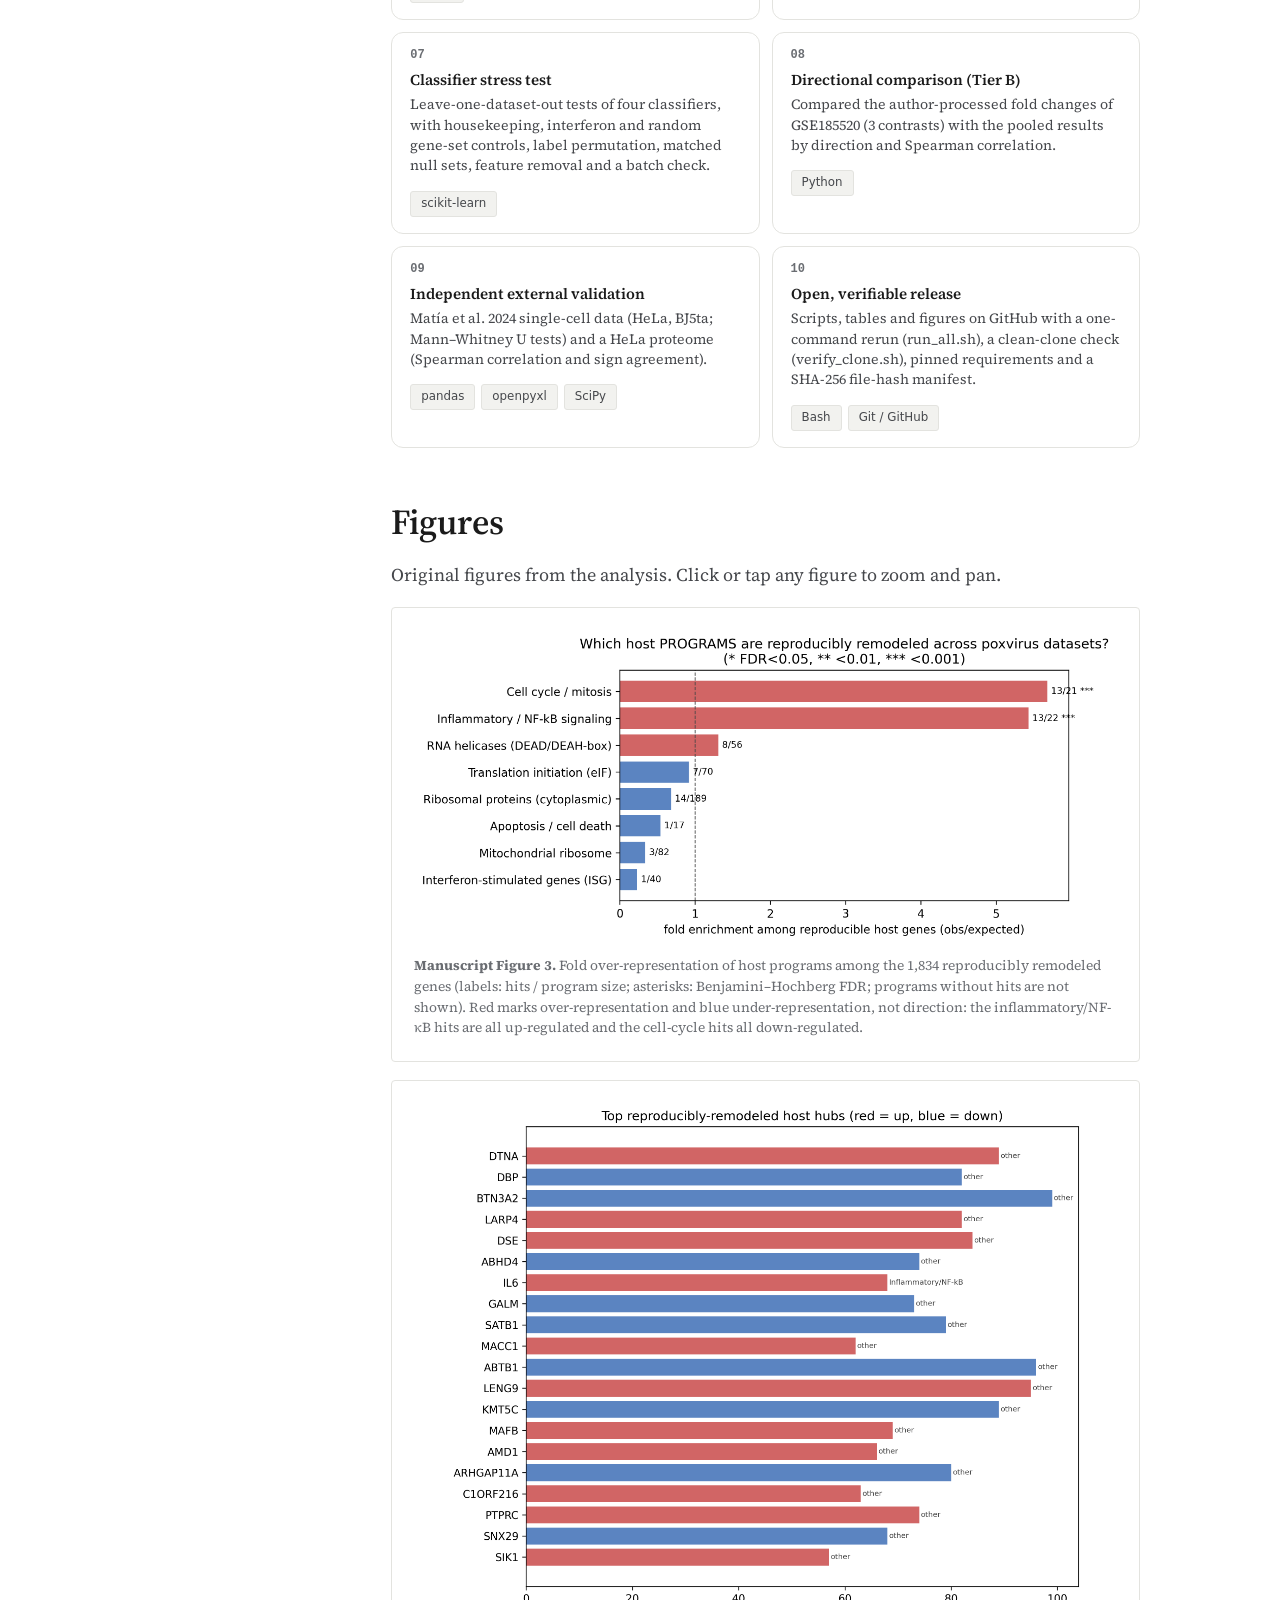
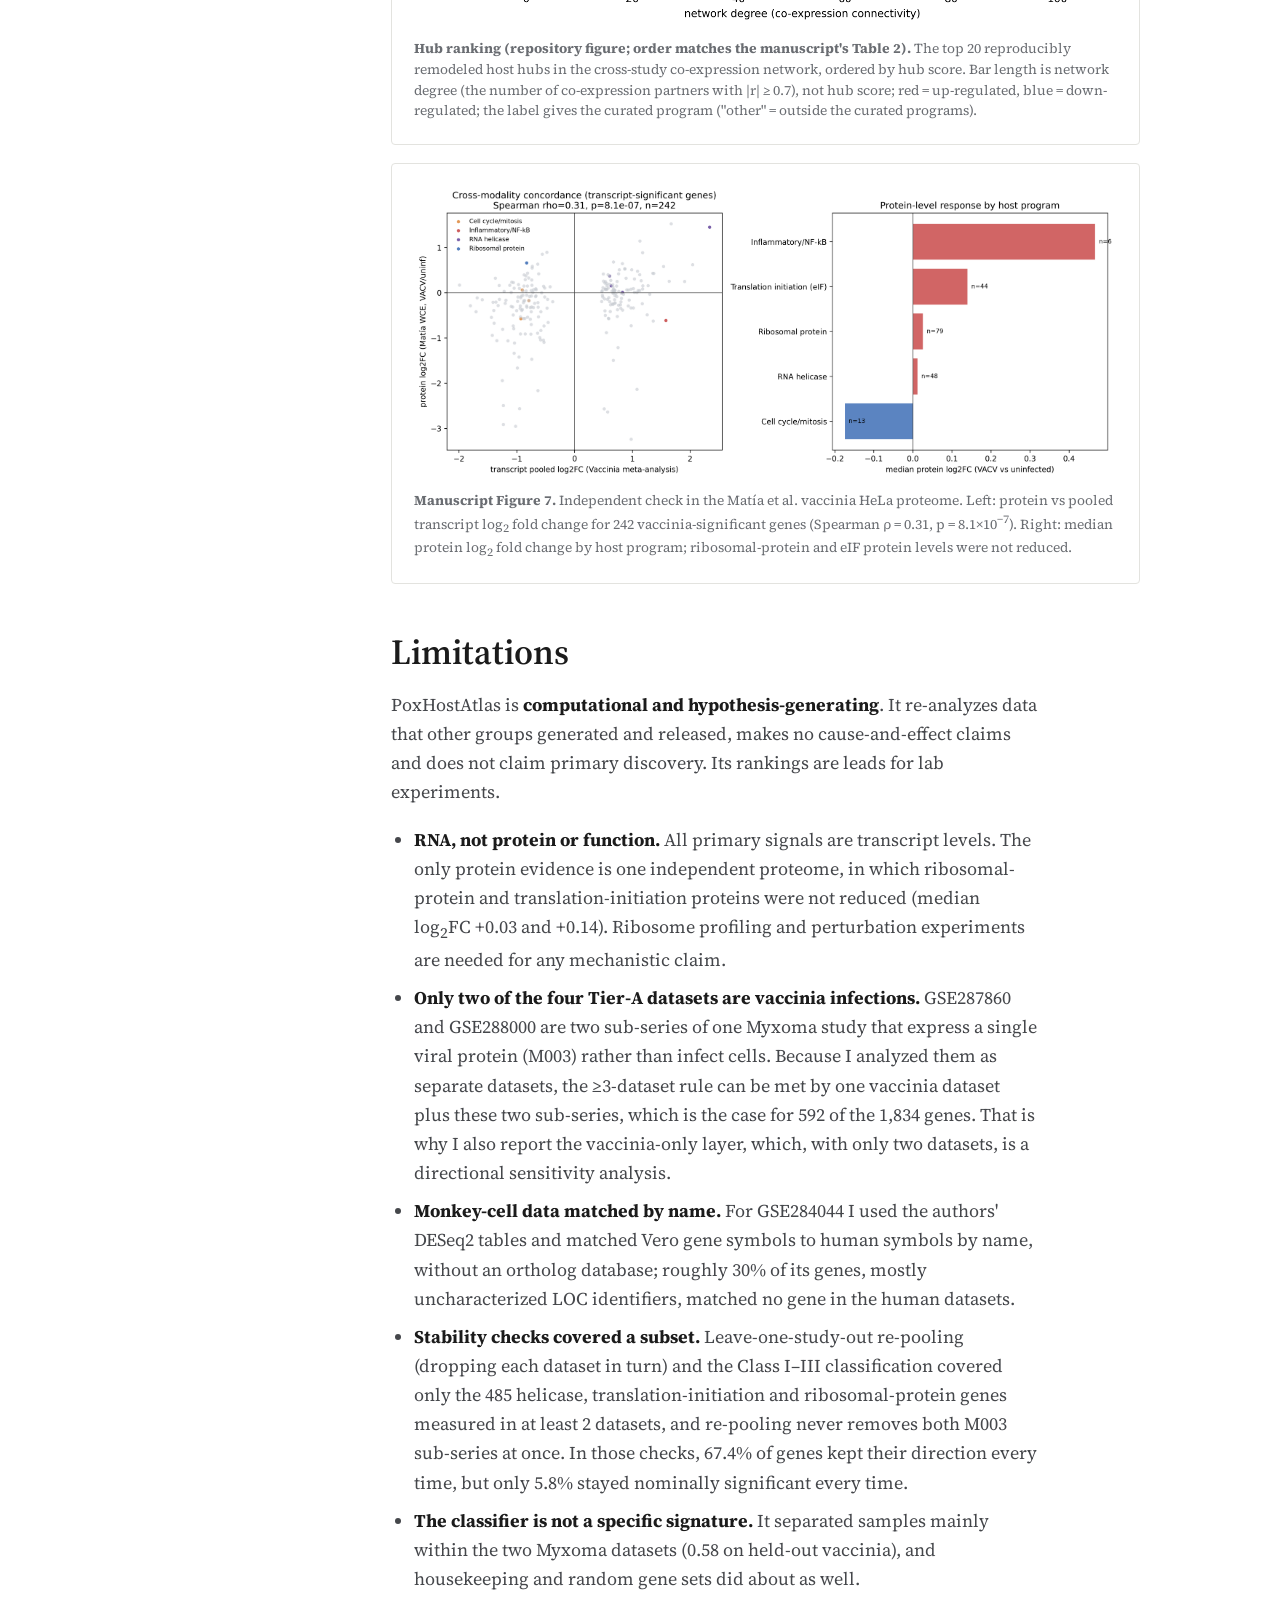
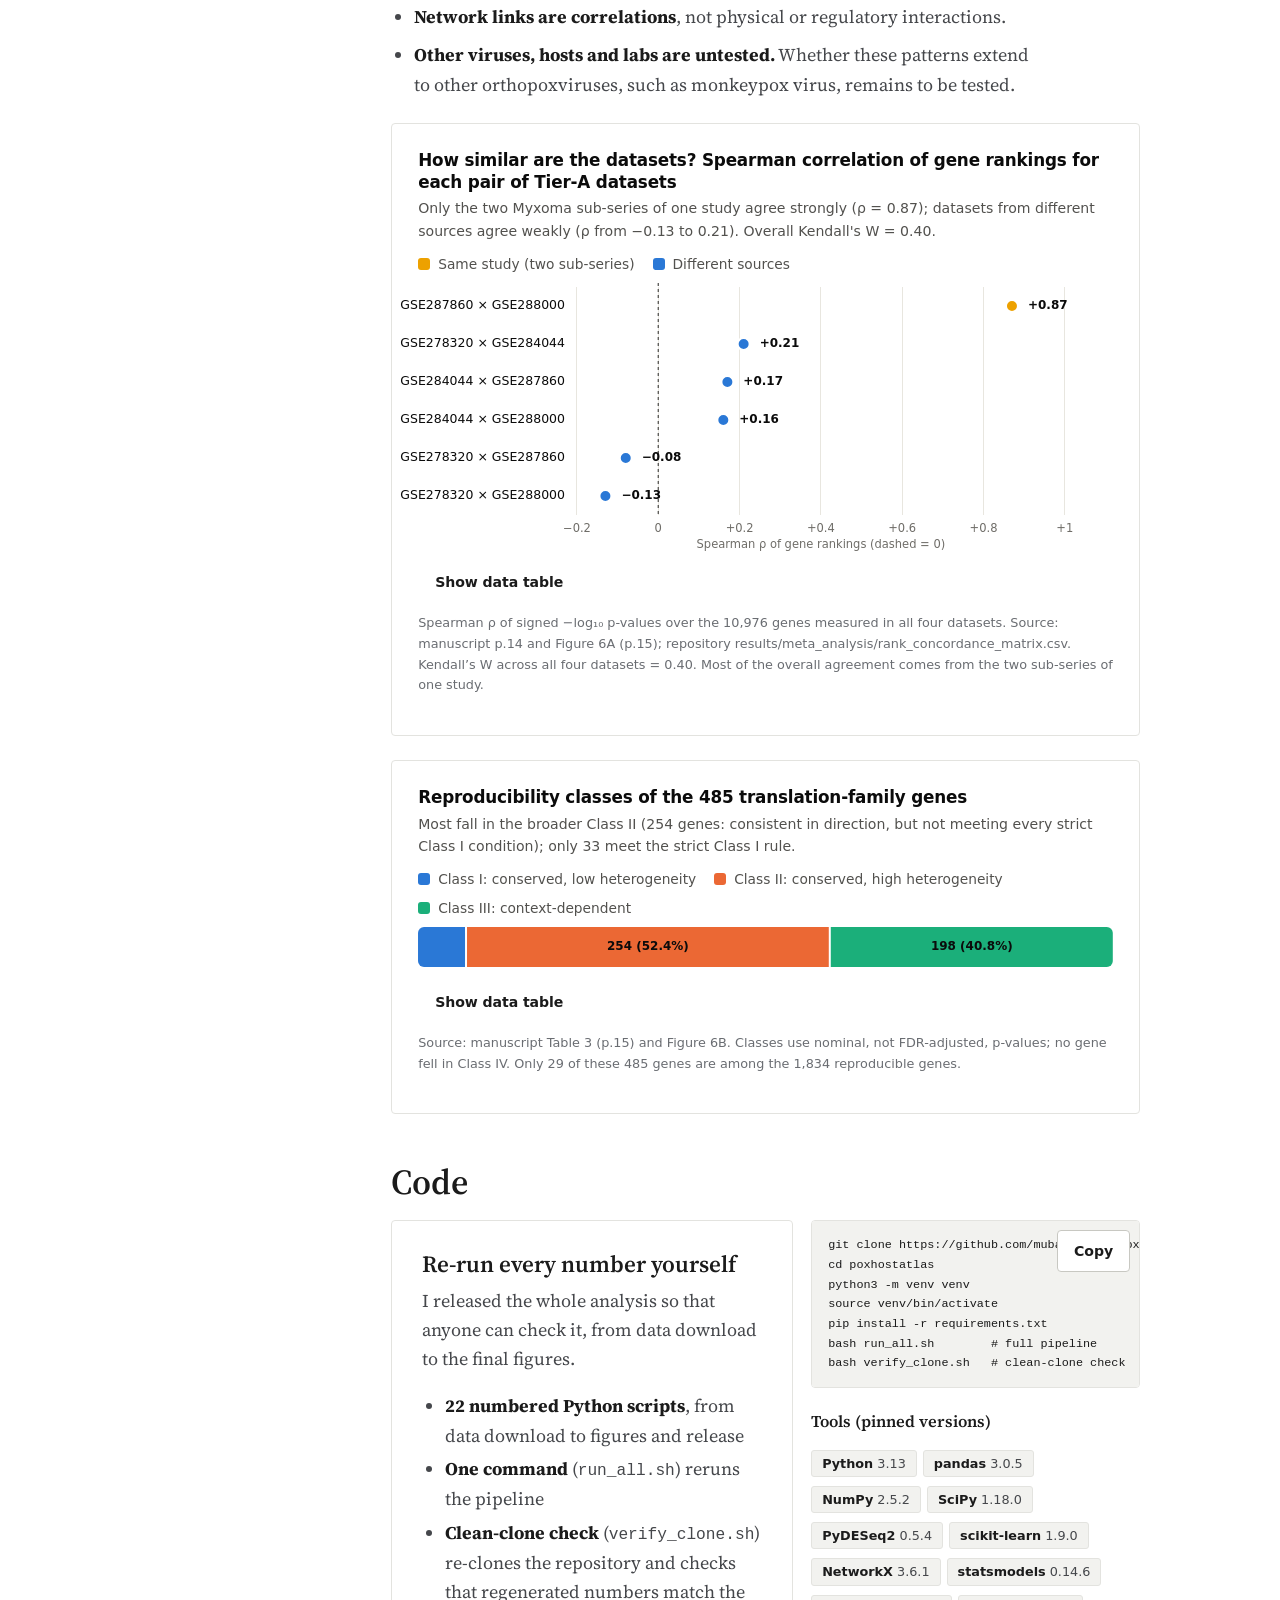
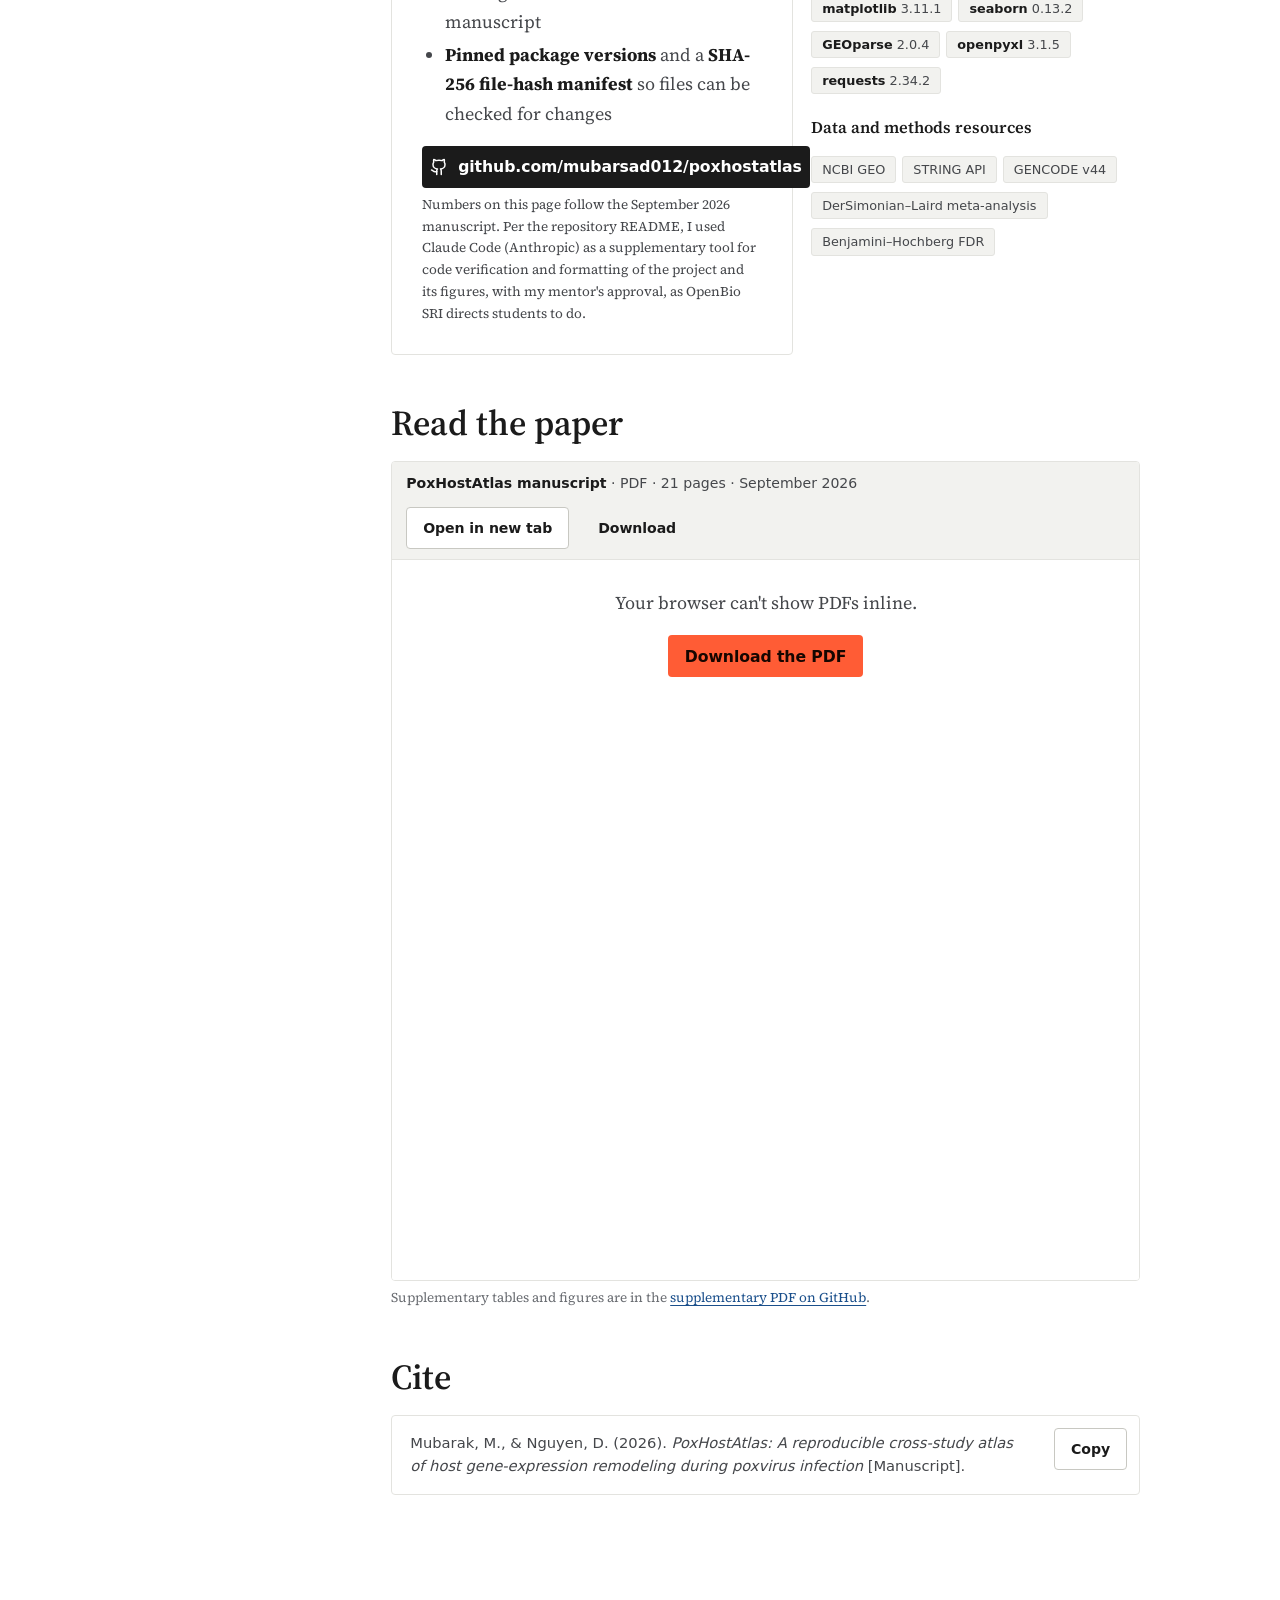
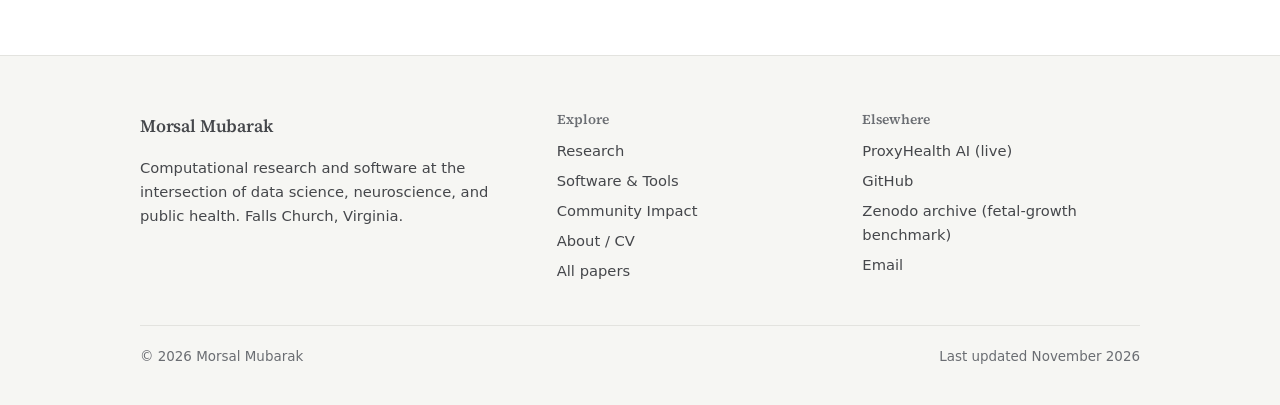
<file: research/poxhostatlas.html>
<!doctype html>
<html lang="en" class="no-js">
<head>
  <meta charset="utf-8">
  <meta name="viewport" content="width=device-width, initial-scale=1">
  <title>PoxHostAtlas | Morsal Mubarak</title>
  <meta name="description" content="PoxHostAtlas: Morsal Mubarak's reproducible cross-study atlas of host gene-expression changes during poxvirus infection, mentored by Deon Nguyen (OpenBio Student Research Institute 2026). Interactive charts, datasets, pipeline, code and manuscript.">
  <meta property="og:title" content="PoxHostAtlas | Morsal Mubarak">
  <meta property="og:description" content="Four public poxvirus RNA-sequencing datasets re-analyzed with one open pipeline: 1,834 host genes changed the same way across datasets.">
  <meta property="og:type" content="article">
  <meta name="theme-color" content="#f8f7f3" media="(prefers-color-scheme: light)">
  <meta name="theme-color" content="#0b0f17" media="(prefers-color-scheme: dark)">
  <link rel="icon" href="../assets/img/favicon.svg" type="image/svg+xml">
  <link rel="preconnect" href="https://fonts.googleapis.com">
  <link rel="preconnect" href="https://fonts.gstatic.com" crossorigin>
  <link href="https://fonts.googleapis.com/css2?family=Source+Serif+4:ital,opsz,wght@0,8..60,400;0,8..60,600;0,8..60,700;1,8..60,400&display=swap" rel="stylesheet">
  <link rel="stylesheet" href="../assets/css/site.css">
  <script>try{var t=localStorage.getItem('theme');if(t)document.documentElement.setAttribute('data-theme',t)}catch(e){}</script>
  <style>
    /* Page-specific styles (PoxHostAtlas). Tokens only. */
    .container.section { padding-left: var(--gutter); padding-right: var(--gutter); } /* .section's shorthand otherwise removes the side gutter */
    .page-hero h1 { max-width: 30ch; }
    .page-hero h1 .sub { display: block; margin-top: .4em; font-size: .5em; line-height: 1.3; font-weight: 500; letter-spacing: -.01em; color: var(--ink-2); }
    .metrics.m3 { grid-template-columns: repeat(3, minmax(0, 1fr)); }
    .metric .value.sci { font-size: clamp(1.7rem, 3.2vw, 2.4rem); }
    @media (max-width: 760px) { .metrics.m3 { grid-template-columns: repeat(2, minmax(0, 1fr)); } }
    @media (max-width: 440px) { .metrics.m3 { grid-template-columns: minmax(0, 1fr); } }
    .rule-list { list-style: none; padding: 0; margin: 0 0 1em; display: grid; gap: 8px; counter-reset: rule; }
    .rule-list li { counter-increment: rule; position: relative; margin: 0; padding: 10px 14px 10px 46px; background: var(--surface); border: 1px solid var(--line); border-radius: var(--radius-sm); color: var(--ink-2); }
    .rule-list li::before { content: counter(rule); position: absolute; left: 12px; top: 9px; width: 24px; height: 24px; border-radius: 50%; display: grid; place-items: center; background: var(--brand-soft); color: var(--brand); font: 700 .8rem/1 var(--font-sans); }
    .findings { display: grid; gap: 12px; margin-top: 18px; }
    .findings .card { padding: 18px 20px; }
    .findings h3 { font-size: 1.04rem; margin-bottom: .3em; }
    .findings p { margin: 0; font-size: .95rem; }
    .lfc-tool { margin-top: 18px; }
    .prose .lfc-tool h3 { margin-top: 0; }
    .lfc-tool .result-box { display: flex; flex-direction: column; justify-content: center; }
    .lfc-tool .presets { display: flex; flex-wrap: wrap; gap: 8px; margin-top: 12px; }
    .lfc-tool .result-box .value { font-size: clamp(1.8rem, 4vw, 2.6rem); }
    .lfc-tool .grid { align-items: stretch; }
    details.glossary { margin-top: 18px; background: var(--surface); border: 1px solid var(--line); border-radius: var(--radius-sm); padding: 4px 18px; }
    details.glossary > summary { cursor: pointer; font-weight: 600; padding: 12px 0; color: var(--ink); }
    .glossary dl { display: grid; grid-template-columns: repeat(2, minmax(0, 1fr)); gap: 12px 28px; margin: 4px 0 16px; }
    .glossary dt { font-weight: 700; color: var(--ink); font-size: .95rem; }
    .glossary dd { margin: 2px 0 0; color: var(--ink-2); font-size: .9rem; line-height: 1.5; }
    @media (max-width: 640px) { .glossary dl { grid-template-columns: minmax(0, 1fr); } }
    .atlas-tabs { border-radius: 18px; margin-bottom: 18px; }
    .atlas-tabs button { padding: 10px 14px; }
    .tab-panel > * + * { margin-top: 18px; }
    .panel-intro { color: var(--ink-2); max-width: 72ch; margin: 0; }
    .filters.seg { margin: 10px 0 6px; }
    .filters.seg button { min-height: 36px; }
    .chart-card .filters.seg + .filters.seg { margin-top: 0; }
    .ctrl-row { display: flex; flex-wrap: wrap; gap: 10px 18px; align-items: center; margin: 10px 0 4px; }
    .ctrl-row .filters { margin: 0; }
    .ctrl-row .check { font-size: .9rem; color: var(--ink-2); }
    .gene-pick { display: grid; grid-template-columns: minmax(0, 220px) minmax(0, 1fr); gap: 18px; align-items: start; }
    @media (max-width: 640px) { .gene-pick { grid-template-columns: minmax(0, 1fr); } }
    .gene-card { background: var(--surface-2); border: 1px solid var(--line); border-radius: var(--radius-sm); padding: 16px 18px; }
    .gene-card h4 { font: 700 1.25rem/1.2 var(--font-mono); margin: 0 0 4px; }
    .gene-card .kv { display: grid; grid-template-columns: repeat(auto-fit, minmax(150px, 1fr)); gap: 10px 18px; margin: 12px 0 0; }
    .gene-card .kv div { margin: 0; }
    .gene-card .kv dt { font: 600 .72rem/1.3 var(--font-sans); letter-spacing: .08em; text-transform: uppercase; color: var(--ink-3); }
    .gene-card .kv dd { margin: 3px 0 0; font-weight: 600; color: var(--ink); font-variant-numeric: tabular-nums; }
    .gene-card .kv dd small { display: block; font-weight: 400; color: var(--ink-3); }
    .gene-card p { margin: 10px 0 0; color: var(--ink-2); font-size: .9rem; }
    .dirdot { display: inline-block; width: 10px; height: 10px; border-radius: 50%; margin-right: 6px; vertical-align: -1px; }
    .dirdot.up { background: var(--series-2); }
    .dirdot.down { background: var(--series-1); }
    .gene-card .sub { color: var(--ink-2); font-size: .9rem; margin: 0; }
    .cmp-cards { display: grid; grid-template-columns: repeat(2, minmax(0, 1fr)); gap: 14px; }
    @media (max-width: 640px) { .cmp-cards { grid-template-columns: minmax(0, 1fr); } }
    .cmp-card { background: var(--surface); border: 1px solid var(--line); border-radius: var(--radius-sm); padding: 16px 18px; transition: border-color .2s, box-shadow .2s; }
    .cmp-card.sig { border-color: color-mix(in srgb, var(--good) 55%, var(--line)); box-shadow: var(--shadow-sm); }
    .cmp-card h4 { font: 700 1.2rem/1.2 var(--font-mono); margin: 0 0 8px; display: flex; justify-content: space-between; gap: 10px; align-items: center; flex-wrap: wrap; }
    .cmp-card dl { display: grid; grid-template-columns: repeat(3, minmax(0, 1fr)); gap: 8px 14px; margin: 0; }
    .cmp-card dl div { margin: 0; }
    .cmp-card dt { font: 600 .7rem/1.3 var(--font-sans); letter-spacing: .08em; text-transform: uppercase; color: var(--ink-3); }
    .cmp-card dd { margin: 3px 0 0; font: 700 1.05rem/1.2 var(--font-sans); color: var(--ink); font-variant-numeric: tabular-nums; }
    .verdict { margin: 0; padding: 12px 16px; border-left: 3px solid var(--accent); background: var(--surface); border-radius: 0 var(--radius-xs) var(--radius-xs) 0; color: var(--ink-2); }
    .mini-facts { list-style: none; padding: 0; margin: 0; display: grid; grid-template-columns: repeat(auto-fit, minmax(200px, 1fr)); gap: 10px; }
    .mini-facts li { margin: 0; padding: 12px 14px; background: var(--surface); border: 1px solid var(--line); border-radius: var(--radius-sm); font-size: .9rem; color: var(--ink-2); line-height: 1.45; }
    .mini-facts b { display: block; font-size: 1.15rem; color: var(--ink); letter-spacing: -.01em; font-variant-numeric: tabular-nums; }
    .ds-wrap { overflow-x: auto; border: 1px solid var(--line); border-radius: var(--radius); background: var(--surface); }
    .ds-table { width: 100%; border-collapse: collapse; font-size: .88rem; }
    .ds-table th, .ds-table td { text-align: left; vertical-align: top; padding: 12px 14px; border-bottom: 1px solid var(--line); color: var(--ink-2); }
    .ds-table thead th { background: var(--surface-2); color: var(--ink); font-weight: 600; font-size: .8rem; letter-spacing: .02em; }
    .ds-table tbody tr:last-child td, .ds-table tbody tr:last-child th { border-bottom: 0; }
    .ds-table tbody th { font-weight: 600; color: var(--ink); }
    .ds-table .acc { font-family: var(--font-mono); font-weight: 600; }
    .ds-table .src { display: block; font-size: .8rem; color: var(--ink-3); font-weight: 400; margin-top: 4px; }
    .ds-table tr[hidden] { display: none; }
    @media (max-width: 760px) {
      .ds-wrap { border: 0; background: none; overflow: visible; }
      .ds-table thead { position: absolute; width: 1px; height: 1px; overflow: hidden; clip: rect(0 0 0 0); }
      .ds-table, .ds-table tbody, .ds-table tr, .ds-table th, .ds-table td { display: block; width: 100%; }
      .ds-table tr { background: var(--surface); border: 1px solid var(--line); border-radius: var(--radius-sm); margin-bottom: 12px; padding: 6px 0; }
      .ds-table tbody th, .ds-table td { border-bottom: 0; padding: 6px 14px; }
      .ds-table td::before { content: attr(data-label); display: block; font: 600 .7rem/1.3 var(--font-sans); letter-spacing: .08em; text-transform: uppercase; color: var(--ink-3); margin-bottom: 2px; }
    }
    .tier { display: inline-block; min-width: 28px; text-align: center; padding: 2px 8px; border-radius: 6px; font: 700 .78rem/1.5 var(--font-mono); background: var(--surface-2); border: 1px solid var(--line); color: var(--ink); }
    .tier.a { background: var(--brand-soft); color: var(--brand); border-color: transparent; }
    .tier.b { background: var(--warn-soft); color: var(--warn); border-color: transparent; }
    .tier.x { background: var(--good-soft); color: var(--good); border-color: transparent; }
    .flow.pipeline { grid-auto-flow: row; grid-auto-columns: auto; grid-template-columns: repeat(2, minmax(0, 1fr)); gap: 12px; overflow: visible; }
    .flow.pipeline .step { border: 1px solid var(--line); border-radius: 12px !important; min-height: 0; padding: 16px 18px; }
    .flow.pipeline .step p { font-size: .88rem; }
    .flow.pipeline .tags { margin-top: 10px; }
    .flow.pipeline .tag { font-size: .74rem; }
    @media (max-width: 760px) { .flow.pipeline { grid-template-columns: minmax(0, 1fr); } .flow.pipeline .step { border-bottom: 1px solid var(--line); } }
    .fig-stack { display: grid; gap: 18px; }
    .fig-stack .narrow img { max-width: 640px; width: 100%; }
    .limits li { margin: .5em 0; }
    .code-grid { display: grid; grid-template-columns: minmax(0, 1.1fr) minmax(0, .9fr); gap: 18px; align-items: start; }
    @media (max-width: 860px) { .code-grid { grid-template-columns: minmax(0, 1fr); } }
    .cmd { position: relative; }
    .cmd pre { margin: 0; padding-right: 96px; font-size: .82rem; }
    .cmd .copy-btn { position: absolute; top: 10px; right: 10px; }
    .stack-tags .tag b { font-weight: 600; color: var(--ink); }
    .hint { color: var(--ink-3); font-size: .84rem; margin: 6px 0 0; }
    #main .source-note, #main .hint, .figure figcaption, .ds-table td { overflow-wrap: anywhere; }
  </style>
</head>
<body>
  <a class="skip-link" href="#main">Skip to content</a>
  <header class="site-header">
    <div class="container">
      <a class="brand-mark" href="../index.html" aria-label="Morsal Mubarak, home"><span class="mono">MM</span><span>Morsal Mubarak</span></a>
      <nav class="nav" id="site-nav" aria-label="Primary">
        <a href="../index.html#research">Research</a><span class="sep" aria-hidden="true">•</span>
        <a href="../index.html#software">Software &amp; Tools</a><span class="sep" aria-hidden="true">•</span>
        <a href="../index.html#community">Community Impact</a><span class="sep" aria-hidden="true">•</span>
        <a href="../index.html#about">About / CV</a>
      </nav>
      <div class="header-actions">
        <button class="icon-btn theme-toggle" type="button" aria-label="Toggle color theme">
          <svg class="sun" viewBox="0 0 24 24" fill="none" stroke="currentColor" stroke-width="2" stroke-linecap="round" stroke-linejoin="round" aria-hidden="true"><circle cx="12" cy="12" r="4"/><path d="M12 2v2M12 20v2M4.93 4.93l1.41 1.41M17.66 17.66l1.41 1.41M2 12h2M20 12h2M6.34 17.66l-1.41 1.41M19.07 4.93l-1.41 1.41"/></svg>
          <svg class="moon" viewBox="0 0 24 24" fill="none" stroke="currentColor" stroke-width="2" stroke-linecap="round" stroke-linejoin="round" aria-hidden="true"><path d="M12 3a6 6 0 0 0 9 9 9 9 0 1 1-9-9Z"/></svg>
        </button>
        <button class="icon-btn menu-btn" type="button" aria-label="Open menu" aria-expanded="false" aria-controls="site-nav">
          <svg viewBox="0 0 24 24" fill="none" stroke="currentColor" stroke-width="2" stroke-linecap="round" aria-hidden="true"><path d="M4 6h16M4 12h16M4 18h16"/></svg>
        </button>
      </div>
    </div>
  </header>

  <main id="main">
    <section class="page-hero">
      <div class="container">
        <nav class="breadcrumb" aria-label="Breadcrumb"><a href="../index.html">Home</a><span aria-hidden="true">/</span><a href="../index.html#research">Research</a><span aria-hidden="true">/</span><span aria-current="page">PoxHostAtlas</span></nav>
        <div class="flex wrap gap-1 mb-2"><span class="badge review">Manuscript (September 2026)</span><span class="badge plain">First &amp; corresponding author</span><span class="badge plain">OpenBio SRI Scholar · top 2.5%</span></div>
        <h1>PoxHostAtlas<span class="visually-hidden">: </span><span class="sub">A Reproducible Cross-Study Atlas of Host Gene-Expression Remodeling During Poxvirus Infection</span></h1>
        <p class="byline"><strong>Morsal Mubarak</strong> (Justice High School, Falls Church, VA; first and corresponding author) and Deon Nguyen (Arizona State University; mentor)</p>
        <p class="lede">Poxviruses take over the cells they infect. Many labs have measured how cells respond, but each used different viruses, cells and methods. I re-analyzed four public datasets with one shared, open pipeline and kept only the host genes that changed the same way across datasets: <strong>1,834 genes</strong>.</p>
        <dl class="facts">
          <div><dt>My role</dt><dd>First &amp; corresponding author</dd></div>
          <div><dt>Mentor</dt><dd>Deon Nguyen, Arizona State University</dd></div>
          <div><dt>Program</dt><dd>OpenBio Student Research Institute 2026 (June 8 – July 31); selected as a Scholar, top 2.5% of about 3,000 applicants</dd></div>
          <div><dt>Status</dt><dd>Manuscript (September 2026)</dd></div>
          <div><dt>Data</dt><dd>4 public RNA-seq datasets analyzed (12 screened)</dd></div>
        </dl>
        <div class="btn-row mt-3">
          <a class="btn btn-primary" href="#explore">Explore the atlas</a>
          <a class="btn" href="#paper">Read the paper</a>
          <a class="btn" href="https://github.com/mubarsad012/poxhostatlas" target="_blank" rel="noopener">
            <svg viewBox="0 0 24 24" fill="none" stroke="currentColor" stroke-width="2" stroke-linecap="round" stroke-linejoin="round" aria-hidden="true"><path d="M15 22v-4a4.8 4.8 0 0 0-1-3.5c3 0 6-2 6-5.5.08-1.25-.27-2.48-1-3.5.28-1.15.28-2.35 0-3.5 0 0-1 0-3 1.5-2.64-.5-5.36-.5-8 0C6 2 5 2 5 2c-.3 1.15-.3 2.35 0 3.5A5.4 5.4 0 0 0 4 9c0 3.5 3 5.5 6 5.5-.39.49-.68 1.05-.85 1.65-.17.6-.22 1.23-.15 1.85v4"/><path d="M9 18c-4.51 2-5-2-7-2"/></svg>
            Code on GitHub
          </a>
        </div>
      </div>
    </section>

    <div class="container section" style="padding-top:clamp(36px,5vw,64px)">
      <div class="with-toc">
        <aside><nav class="toc" aria-label="On this page">
          <a href="#overview">Overview</a><a href="#results">Key results</a><a href="#explore">Explore the atlas</a><a href="#datasets">Datasets</a><a href="#pipeline">Pipeline</a><a href="#figures">Figures</a><a href="#limitations">Limitations</a><a href="#code">Code</a><a href="#paper">Paper</a><a href="#cite">Cite</a>
        </nav></aside>
        <div>
          <section id="overview" class="prose block">
            <h2>Overview</h2>
            <p>PoxHostAtlas is a set of public poxvirus RNA-sequencing datasets that I re-analyzed with one common, reproducible workflow. The question is genome-wide: <strong>which host genes and pathways change the same way across independent poxvirus datasets</strong>, and not just in one experiment? The result is a ranked list of 1,834 host genes and the programs they belong to, with all the code released so anyone can check it.</p>

            <h3>Poxviruses and host shutoff</h3>
            <p>Poxviruses are a family of viruses that includes the causes of smallpox and mpox. Vaccinia virus is its best-studied member. When a poxvirus infects a cell, it broadly turns down the cell's own gene activity and protein-making while the virus's own messages keep being translated. This takeover is called <strong>host shutoff</strong>. RNA sequencing (RNA-seq) measures how active each of a cell's genes is, so comparing infected and uninfected cells shows which host genes the infection turns up or down.</p>

            <h3>Why check across studies?</h3>
            <p>Every experiment carries the quirks of its lab: the cell line, the timing, the sequencing run. A change that appears in only one dataset could be one of those quirks, known as a batch effect. If a gene changes the same way in datasets from different studies, it is less likely to be a batch effect and more likely to be real biology. So instead of highlighting what changed in any single experiment, I focused on what changed consistently across several.</p>

            <h3>What counts as "reproducible"</h3>
            <p>A gene made the list only if it passed all four rules:</p>
            <ol class="rule-list">
              <li><strong>Measured in at least 3 of the 4 datasets.</strong> 16,841 genes met this rule.</li>
              <li><strong>Changed in the same direction</strong> (up or down) in every dataset that measured it.</li>
              <li><strong>Statistically significant after pooling</strong>: meta-FDR below 0.05, which limits the expected share of false hits among the genes called significant to 5%, even across thousands of tests.</li>
              <li><strong>Changed enough to matter</strong>: a pooled log<sub>2</sub> fold change of at least 0.5 in either direction (about 1.4 times higher, or lower).</li>
            </ol>

            <div class="callout"><svg viewBox="0 0 24 24" fill="none" stroke="currentColor" stroke-width="2" stroke-linecap="round" stroke-linejoin="round" aria-hidden="true"><circle cx="12" cy="12" r="10"/><path d="M12 16v-4M12 8h.01"/></svg><p><strong>My role.</strong> I conceived and designed the study, identified and curated the datasets, wrote the analysis code, performed all analyses, produced the figures and tables, and wrote the manuscript. My mentor, Deon Nguyen (Arizona State University), supervised the project, advised on analytical direction and interpretation, and reviewed and edited the manuscript. This was a mentored project of the OpenBio Student Research Institute (June 8 – July 31, 2026).</p></div>

            <div class="card lfc-tool" id="lfc-tool">
              <h3 class="mt-0">Reading a log<sub>2</sub> fold change</h3>
              <p class="mb-2">Gene changes in this project are reported as log<sub>2</sub> fold changes: +1 means twice as active as in control cells, −1 means half as active, 0 means no change. Move the slider or pick a gene from the atlas.</p>
              <div class="grid grid-2">
                <div class="field">
                  <label for="lfc-range">log<sub>2</sub> fold change <output id="lfc-out" for="lfc-range">+1.64</output></label>
                  <input type="range" id="lfc-range" min="-3" max="6" step="0.01" value="1.64">
                  <p class="hint">Conversion only: linear fold change = 2<sup>log<sub>2</sub> fold change</sup>.</p>
                  <div class="presets" role="group" aria-label="Example genes">
                    <button class="btn btn-sm" type="button" data-lfc="5.13">IL6 +5.13</button>
                    <button class="btn btn-sm" type="button" data-lfc="1.64">DTNA +1.64</button>
                    <button class="btn btn-sm" type="button" data-lfc="0.5">Rule threshold 0.5</button>
                    <button class="btn btn-sm" type="button" data-lfc="-1.84">DBP −1.84</button>
                    <button class="btn btn-sm" type="button" data-lfc="-2.22">BTN3A2 −2.22</button>
                  </div>
                </div>
                <div class="result-box" aria-live="polite">
                  <div class="value" id="lfc-x">3.12×</div>
                  <div class="label" id="lfc-words">About 3.1 times the control expression level.</div>
                </div>
              </div>
            </div>

            <details class="glossary">
              <summary>Glossary</summary>
              <dl>
                <div><dt>Vaccinia virus</dt><dd>The best-studied poxvirus; two of the four datasets are vaccinia infections.</dd></div>
                <div><dt>Myxoma M003 effector</dt><dd>A single protein from myxoma virus (another poxvirus). Two datasets express this one protein in human cells instead of infecting them.</dd></div>
                <div><dt>Host shutoff</dt><dd>The virus broadly suppressing the cell's own gene expression and protein synthesis.</dd></div>
                <div><dt>Differential expression</dt><dd>Comparing gene activity between infected (or M003-expressing) cells and control cells, gene by gene.</dd></div>
                <div><dt>Meta-analysis (random effects)</dt><dd>Combining one estimate per dataset into a pooled estimate while allowing the true effect to differ between datasets.</dd></div>
                <div><dt>meta-FDR</dt><dd>The false discovery rate of the pooled test, corrected for testing thousands of genes at once. Smaller means stronger evidence.</dd></div>
                <div><dt>I² (heterogeneity)</dt><dd>How much the datasets disagree about the size of a gene's change, from 0% (they agree) to near 100% (they differ a lot).</dd></div>
                <div><dt>Host program</dt><dd>A group of genes with a shared job, such as inflammation or cell division.</dd></div>
                <div><dt>Co-expression network and hubs</dt><dd>Genes are linked when their activity is strongly correlated across samples (rising and falling together, or moving in opposite directions). Hubs are well-connected genes; links show correlation, not physical interaction.</dd></div>
                <div><dt>Balanced accuracy</dt><dd>How often a classifier labels samples correctly, averaged over infected and control groups. 0.5 is a coin flip; 1.0 is perfect.</dd></div>
                <div><dt>Tier A / B / C</dt><dd>Tiers I assigned by data availability and comparability. Tier A was pooled; Tier B was used only for direction checks; Tier C was catalogued as context.</dd></div>
                <div><dt>GEO accession (GSE…)</dt><dd>The public ID of a dataset in NCBI's Gene Expression Omnibus repository.</dd></div>
              </dl>
            </details>
          </section>

          <section id="results" class="block">
            <h2 class="prose">Key results</h2>
            <div class="metrics m3">
              <div class="metric accent"><span class="value">1,834</span><span class="label">host genes reproducibly changed: 871 up, 963 down</span><span class="src">Abstract; p.7</span></div>
              <div class="metric"><span class="value">4 <span class="unit">of 12</span></span><span class="label">public datasets analyzed quantitatively (Tier A), out of 12 screened</span><span class="src">Figure 1A; Table 1</span></div>
              <div class="metric"><span class="value">16,841</span><span class="label">host genes measured in at least 3 datasets (the tested background)</span><span class="src">p.5, p.7</span></div>
              <div class="metric"><span class="value">228 <span class="unit">genes</span></span><span class="label">in the co-expression network, joined by 4,430 edges</span><span class="src">p.8; Table 2</span></div>
              <div class="metric"><span class="value">1.6<span class="unit">%</span></span><span class="label">of the 1,834 (29 genes) are RNA helicases, translation-initiation factors or ribosomal proteins</span><span class="src">Abstract; p.7</span></div>
              <div class="metric"><span class="value sci">3.6×10<sup>−19</sup></span><span class="label">meta-FDR for DHX15, the helicase with the strongest pooled support (up in all 4 datasets)</span><span class="src">Abstract; p.10</span></div>
            </div>

            <div class="findings">
              <div class="card"><h3>A broad host program, not one gene family</h3><p>Inflammatory and NF-κB signaling genes (such as IL6, IL1B, CXCL8 and BIRC3) were over-represented 5.4-fold (13 of 22), and all 13 went up. Cell-cycle and mitosis genes were over-represented 5.7-fold (13 of 21), and all 13 went down. Ribosomal-protein genes drifted downward without being over-represented, consistent with host shutoff.</p></div>
              <div class="card"><h3>Within vaccinia infection alone, shutoff is the clearest signal</h3><p>Pooling only the two vaccinia datasets, ribosomal-protein (median −0.79) and cell-cycle (−0.58) genes stayed down and translation-initiation genes leaned down (−0.32), while inflammatory induction was much weaker (+0.74, vs +2.0 across all four datasets). The strong inflammatory signal is driven partly by the Myxoma M003 effector datasets.</p></div>
              <div class="card"><h3>The top network hubs are outside the expected programs</h3><p>A hub score combining connectivity and reproducibility ranked DTNA, DBP and BTN3A2 highest; 11 of the top 12 hubs lie outside the curated programs, and IL6 ranked 7th of 228.</p></div>
              <div class="card"><h3>A stress test the gene set did not pass</h3><p>A classifier built on 509 helicase and translation genes reached a balanced accuracy of 0.79 averaged over three held-out datasets but only 0.58 on the held-out vaccinia dataset, and housekeeping (0.82) and random gene sets (0.74) did about as well. This points to broad host remodeling rather than a specific signature.</p></div>
              <div class="card"><h3>Independent single-cell and protein data agree only in part</h3><p>In separate single-cell data, the share of reads from host genes fell from 0.998 to 0.758 in HeLa cells and from 0.999 to 0.804 in BJ5ta fibroblasts. A HeLa proteome agreed modestly with the transcript changes (Spearman ρ = 0.31 for 242 genes), but ribosomal and translation-initiation protein levels were not reduced.</p></div>
            </div>
          </section>

          <section id="explore" class="block">
            <h2 class="prose">Explore the atlas</h2>
            <p class="prose ink-2">Seven interactive views of the results. Hover over or tap any bar or dot for exact values, open the data table under each chart, and use the buttons to switch views. Each view has its own link you can share.</p>
            <div class="tabs atlas-tabs" role="tablist" aria-label="Atlas views" data-tabs>
              <button type="button" role="tab" id="tab-direction" aria-controls="panel-direction" aria-selected="true">Up vs down</button>
              <button type="button" role="tab" id="tab-programs" aria-controls="panel-programs" aria-selected="false" tabindex="-1">Host programs</button>
              <button type="button" role="tab" id="tab-hubs" aria-controls="panel-hubs" aria-selected="false" tabindex="-1">Hub genes</button>
              <button type="button" role="tab" id="tab-classifier" aria-controls="panel-classifier" aria-selected="false" tabindex="-1">Classifier test</button>
              <button type="button" role="tab" id="tab-helicases" aria-controls="panel-helicases" aria-selected="false" tabindex="-1">Helicases</button>
              <button type="button" role="tab" id="tab-singlecell" aria-controls="panel-singlecell" aria-selected="false" tabindex="-1">Single cells</button>
              <button type="button" role="tab" id="tab-proteome" aria-controls="panel-proteome" aria-selected="false" tabindex="-1">Proteome</button>
            </div>

            <!-- 1. Up vs down -->
            <div class="tab-panel" id="panel-direction" role="tabpanel" aria-labelledby="tab-direction" tabindex="0">
              <p class="panel-intro">"Up" means a gene was more active in infected (or M003-expressing) cells than in control cells; "down" means less active.</p>
              <div class="chart-card">
                <div class="chart-head"><div><h3 class="chart-title" id="t-updown">Direction of change among the 1,834 reproducible host genes</h3><p class="chart-sub" id="s-updown">Slightly more reproducible genes went down (963) than up (871).</p></div></div>
                <div class="filters seg" role="group" aria-label="Gene set shown">
                  <button type="button" aria-pressed="true" data-ud="rep">Reproducible genes (1,834)</button>
                  <button type="button" aria-pressed="false" data-ud="all">All significant genes (3,337)</button>
                </div>
                <div id="c-updown" data-chart></div>
              </div>
              <div class="chart-card">
                <div class="chart-head"><div><h3 class="chart-title">Number of host genes left after each reproducibility rule</h3><p class="chart-sub">Of 16,841 genes measured in at least 3 datasets, 3,337 were significant after pooling and 1,834 also passed the direction and size rules.</p></div></div>
                <div id="c-funnel" data-chart></div>
              </div>
            </div>

            <!-- 2. Host programs -->
            <div class="tab-panel" id="panel-programs" role="tabpanel" aria-labelledby="tab-programs" tabindex="0" hidden>
              <p class="panel-intro">I tested 10 host "programs" (groups of genes with a shared job) for over-representation: does a program hold more reproducible genes than chance would put there? A fold enrichment of 1 means "as expected by chance".</p>
              <div class="chart-card">
                <div class="chart-head"><div><h3 class="chart-title" id="t-enrich">Fold over-representation of 10 host programs among all 1,834 reproducible genes</h3><p class="chart-sub" id="s-enrich">Cell-cycle (5.68-fold) and inflammatory/NF-κB (5.43-fold) programs stand out; no other program is significant.</p></div></div>
                <div class="filters seg" role="group" aria-label="Which reproducible genes">
                  <button type="button" aria-pressed="true" data-enrich="all">All 1,834</button>
                  <button type="button" aria-pressed="false" data-enrich="up">871 up-regulated</button>
                  <button type="button" aria-pressed="false" data-enrich="down">963 down-regulated</button>
                </div>
                <div id="c-enrich" data-chart></div>
              </div>
              <div class="chart-card">
                <div class="chart-head"><div><h3 class="chart-title">Median pooled log<sub>2</sub> fold change of each program: all four datasets vs vaccinia infection only</h3><p class="chart-sub">Inflammatory genes rise most across all four datasets (+2.00) but much less in the two vaccinia infections (+0.74), where ribosomal-protein (−0.79) and cell-cycle (−0.58) genes stay down.</p></div></div>
                <div id="c-progdir" data-chart></div>
              </div>
              <div class="chart-card">
                <div class="chart-head"><div><h3 class="chart-title">Vaccinia time course in Vero cells: median log<sub>2</sub> fold change vs mock at 2, 6 and 24 hours</h3><p class="chart-sub">The shutoff signature builds over infection: ribosomal-protein genes go from +0.03 at 2 h to −0.74 at 24 h, and cell-cycle genes reach −1.61.</p></div></div>
                <div id="c-time" data-chart></div>
              </div>
            </div>

            <!-- 3. Hub genes -->
            <div class="tab-panel" id="panel-hubs" role="tabpanel" aria-labelledby="tab-hubs" tabindex="0" hidden>
              <p class="panel-intro">To rank genes without favoring any gene family, I took the 250 most significant named reproducible genes (228 of them were measured in a 45-sample expression matrix) and linked two genes whenever their activity was strongly correlated across those samples, in the same or the opposite direction (|r| ≥ 0.7). A gene's hub score averages two percentile ranks: how connected it is and how reproducible its change is.</p>
              <div class="chart-card">
                <div class="chart-head"><div><h3 class="chart-title" id="t-hubs">Top 12 co-expression hub genes, by hub score</h3><p class="chart-sub" id="s-hubs">DTNA, DBP and BTN3A2 rank highest; IL6, 7th, is the only top-12 hub from a curated program.</p></div></div>
                <div class="ctrl-row">
                  <div class="filters seg" role="group" aria-label="Measure shown">
                    <button type="button" aria-pressed="true" data-hm="hub">Hub score</button>
                    <button type="button" aria-pressed="false" data-hm="deg">Co-expression partners</button>
                    <button type="button" aria-pressed="false" data-hm="lfc">log<sub>2</sub> fold change</button>
                  </div>
                  <div class="filters seg" role="group" aria-label="Number of genes">
                    <button type="button" aria-pressed="true" data-hn="12">Top 12</button>
                    <button type="button" aria-pressed="false" data-hn="20">Top 20</button>
                  </div>
                  <label class="check"><input type="checkbox" id="hub-sort"> Sort by this measure</label>
                </div>
                <div id="c-hubs" data-chart></div>
                <p class="hint">Click or tap a gene to open its card below.</p>
              </div>
              <div class="gene-pick">
                <div class="field">
                  <label for="gene-select">Look up a hub gene</label>
                  <select id="gene-select" aria-controls="gene-card"></select>
                  <p class="hint">Ranks 1–12 are from the manuscript's Table 2; ranks 13–20 from the project repository.</p>
                </div>
                <div class="gene-card" id="gene-card" aria-live="polite">
                  <h4>DTNA</h4>
                  <p>Hub rank 1 of 228 · up-regulated · outside the curated programs · pooled log<sub>2</sub> fold change +1.64 · meta-FDR 8.4×10<sup>−75</sup> · 89 co-expression partners · hub score 0.956</p>
                </div>
              </div>
              <div class="callout"><svg viewBox="0 0 24 24" fill="none" stroke="currentColor" stroke-width="2" stroke-linecap="round" stroke-linejoin="round" aria-hidden="true"><circle cx="12" cy="12" r="10"/><path d="M12 16v-4M12 8h.01"/></svg><p><strong>How to read this.</strong> Network links mean two genes' activity was correlated across samples, not that their proteins touch or regulate each other. The network has 228 genes and 4,430 links, with a co-up-regulated module of 128 genes and a co-down-regulated module of 93. The hubs are candidates for lab follow-up, not proven regulators.</p></div>
            </div>

            <!-- 4. Classifier test -->
            <div class="tab-panel" id="panel-classifier" role="tabpanel" aria-labelledby="tab-classifier" tabindex="0" hidden>
              <p class="panel-intro">A stress test of portability: if a model learns to tell infected (or M003-expressing) samples from controls in some datasets, can it do the same in a dataset it has never seen? I held out one whole dataset at a time (45 samples from the three datasets with sample-level counts) and compared the gene set against control gene sets.</p>
              <div class="chart-card">
                <div class="chart-head"><div><h3 class="chart-title">Balanced accuracy on each held-out dataset (linear SVM on 509 helicase and translation genes)</h3><p class="chart-sub">The model transferred between the two Myxoma datasets (1.00 and 0.80) but scored 0.58 on the held-out vaccinia dataset, close to chance.</p></div></div>
                <div id="c-clf-fold" data-chart></div>
              </div>
              <div class="chart-card">
                <div class="chart-head"><div><h3 class="chart-title">Mean balanced accuracy over the three held-out datasets, by feature set (same linear SVM)</h3><p class="chart-sub">Housekeeping genes (0.82) and random gene sets (0.74) did about as well as the 509 translation genes (0.79); shuffled labels fell to chance (0.54).</p></div></div>
                <div id="c-clf-ctrl" data-chart></div>
              </div>
              <div class="callout warn"><svg viewBox="0 0 24 24" fill="none" stroke="currentColor" stroke-width="2" stroke-linecap="round" stroke-linejoin="round" aria-hidden="true"><path d="M10.3 3.9 1.8 18a2 2 0 0 0 1.7 3h17a2 2 0 0 0 1.7-3L13.7 3.9a2 2 0 0 0-3.4 0Z"/><path d="M12 9v4M12 17h.01"/></svg><p><strong>What this means.</strong> Infection status transferred between the two Myxoma datasets but not to the held-out vaccinia dataset, and it did not depend on this particular gene set. That is what a broad host program would look like, so I report it as <strong>broad host remodeling rather than a specific signature</strong>, not as a predictive test.</p></div>
              <ul class="mini-facts">
                <li><b>0.44–0.71</b>mean balanced accuracy of the other three algorithms (elastic-net, random forest, gradient boosting)</li>
                <li><b>0.93 vs 0.67</b>accuracy at guessing which study a sample came from, vs always guessing the largest study: strong batch structure</li>
                <li><b>81.7th percentile</b>where a 29-gene signature ranked among 1,000 matched random gene sets (p = 0.18): no better than random</li>
                <li><b>p = 0.003</b>removing the 25 top-ranked genes hurt the model more than 99.8% of random 25-gene removals</li>
              </ul>
            </div>

            <!-- 5. Helicases -->
            <div class="tab-panel" id="panel-helicases" role="tabpanel" aria-labelledby="tab-helicases" tabindex="0" hidden>
              <p class="panel-intro">RNA helicases unwind RNA. Earlier studies reported that host RNA helicases such as DHX29 affect which cells myxoma virus can infect, and that DHX29 works with eIF3 to help ribosomes scan structured messages. So I treated helicases as one pre-defined sub-question within the genome-wide analysis, not the headline. Switch the pooling to see how the evidence for DHX15 and DHX29 changes.</p>
              <div class="chart-card">
                <div class="chart-head"><div><h3 class="chart-title">DHX15 vs DHX29: pooled evidence under two poolings</h3><p class="chart-sub">Which helicase looks stronger depends on which datasets are pooled.</p></div></div>
                <div class="filters seg" role="group" aria-label="Datasets pooled">
                  <button type="button" aria-pressed="true" data-pool="all">All four datasets</button>
                  <button type="button" aria-pressed="false" data-pool="vacc">Vaccinia infection only (2)</button>
                </div>
                <div class="cmp-cards" id="heli-cards" aria-live="polite">
                  <article class="cmp-card sig"><h4>DHX15 <span class="badge live">meta-FDR &lt; 0.05</span></h4><dl><div><dt>Pooled log<sub>2</sub>FC</dt><dd>+0.75</dd></div><div><dt>meta-FDR</dt><dd>3.6×10<sup>−19</sup></dd></div><div><dt>I²</dt><dd>45%</dd></div></dl><p class="hint">Up in 4 of 4 datasets; rank 96 of 16,841 by meta-FDR (top 0.6%).</p></article>
                  <article class="cmp-card"><h4>DHX29 <span class="badge plain">Not significant</span></h4><dl><div><dt>Pooled log<sub>2</sub>FC</dt><dd>+0.51</dd></div><div><dt>meta-FDR</dt><dd>0.055</dd></div><div><dt>I²</dt><dd>80%</dd></div></dl><p class="hint">Up in 4 of 4 datasets, but the size of the change varies widely.</p></article>
                </div>
                <p class="verdict mt-2" id="heli-verdict">Across all four datasets, DHX15 has the strongest pooled helicase support; DHX29 is up everywhere but too heterogeneous to pass correction.</p>
                <p class="source-note">DHX15's I² values, its vaccinia-only fold change and its exact rank (96), and DHX29's all-dataset fold change, come from the project's repository tables; all other values are quoted in the manuscript (Abstract, p.10).</p>
              </div>
              <div class="chart-card">
                <div class="chart-head"><div><h3 class="chart-title">DHX15 and DHX29 log<sub>2</sub> fold change in each Tier-A dataset</h3><p class="chart-sub">Both genes went up in all four datasets; DHX29's change ranged from +0.15 to +0.98 across datasets, matching its high heterogeneity (I² 80%).</p></div></div>
                <div id="c-heli" data-chart></div>
              </div>
              <ul class="mini-facts">
                <li><b>4 of 4</b>leave-one-study-out re-poolings (each dataset dropped in turn) in which DHX15 kept both its direction and its significance</li>
                <li><b>About ⅔</b>of DHX15's pooled weight comes from the two Myxoma M003 datasets</li>
                <li><b>17 of 18</b>DDX/DHX helicases with meta-FDR &lt; 0.05 were up-regulated (the exception: DHX58)</li>
                <li><b>2.8-fold</b>helicase enrichment among up-regulated reproducible genes (FDR 0.039), but not among all of them (1.3-fold, FDR 0.87)</li>
                <li><b>Not induced</b>DHX15 in the Tier-B vaccinia dataset GSE185520 (log<sub>2</sub>FC −0.01 at 6 h, −2.77 at 18 h, +0.10 for a mutant virus)</li>
              </ul>
            </div>

            <!-- 6. Single cells -->
            <div class="tab-panel" id="panel-singlecell" role="tabpanel" aria-labelledby="tab-singlecell" tabindex="0" hidden>
              <p class="panel-intro">An independent check, using single-cell RNA-seq data that were not part of the atlas (Matía et al. 2024, a bioRxiv preprint): if host shutoff is real, infected cells should show a smaller share of reads from host genes, and fewer genes should be detected per cell.</p>
              <div class="chart-card">
                <div class="chart-head"><div><h3 class="chart-title" id="t-sc">Median share of each cell's reads that come from host genes, uninfected vs vaccinia-infected</h3><p class="chart-sub" id="s-sc">The host share fell from 0.998 to 0.758 in HeLa cells and from 0.999 to 0.804 in BJ5ta fibroblasts.</p></div></div>
                <div class="filters seg" role="group" aria-label="Single-cell measure">
                  <button type="button" aria-pressed="true" data-sc="share">Host-read share</button>
                  <button type="button" aria-pressed="false" data-sc="genes">Genes detected per cell</button>
                </div>
                <div id="c-sc" data-chart></div>
              </div>
            </div>

            <!-- 7. Proteome -->
            <div class="tab-panel" id="panel-proteome" role="tabpanel" aria-labelledby="tab-proteome" tabindex="0" hidden>
              <p class="panel-intro">RNA is not protein. I compared the vaccinia-only transcript changes with an independent HeLa proteome from the same preprint (3 infected vs 3 uninfected whole-cell samples) to see whether protein levels moved the same way.</p>
              <div class="chart-card">
                <div class="chart-head"><div><h3 class="chart-title">Agreement between protein and transcript changes (Spearman ρ)</h3><p class="chart-sub">Agreement is positive but modest: ρ = 0.31 for the 242 transcript-significant genes, and only 0.08 across all 7,111 matched genes.</p></div></div>
                <div id="c-rho" data-chart></div>
              </div>
              <div class="chart-card">
                <div class="chart-head"><div><h3 class="chart-title">Median protein log<sub>2</sub> fold change by host program, infected vs uninfected HeLa cells</h3><p class="chart-sub">Cell-cycle proteins were modestly lower (−0.17), but ribosomal-protein (+0.03) and translation-initiation (+0.14) levels were not reduced.</p></div></div>
                <div id="c-prot" data-chart></div>
              </div>
              <ul class="mini-facts">
                <li><b>64%</b>of the 242 genes changed in the same direction at the protein and transcript level</li>
                <li><b>−0.21 vs +0.05</b>median protein change for transcript-down vs transcript-up genes (p = 1.6×10<sup>−5</sup>)</li>
                <li><b>3 vs 3</b>infected and uninfected HeLa whole-cell proteomes compared; 7,111 genes matched between the proteome and the vaccinia-only transcript analysis</li>
              </ul>
            </div>
          </section>

          <section id="datasets" class="block">
            <h2 class="prose">Datasets</h2>
            <p class="prose ink-2">I searched NCBI GEO and PubMed, screened 12 candidate datasets and sorted them into tiers by data availability and comparability. The four Tier-A datasets come from three independent sources and two host species; GSE287860 and GSE288000 are two sub-series of one Myxoma study. Seven Tier-C datasets (for example, long-read viral transcriptome studies) were catalogued as context but not analyzed. All data are public and were generated by other research groups.</p>
            <div class="filters" role="group" aria-label="Filter datasets by tier">
              <button type="button" aria-pressed="true" data-tier="all">All (6)</button>
              <button type="button" aria-pressed="false" data-tier="A">Tier A: pooled (4)</button>
              <button type="button" aria-pressed="false" data-tier="B">Tier B: direction check (1)</button>
              <button type="button" aria-pressed="false" data-tier="X">External validation (1)</button>
            </div>
            <div class="ds-wrap">
              <table class="ds-table">
                <caption class="visually-hidden">Datasets used in PoxHostAtlas, with tier, system, host, samples and role</caption>
                <thead><tr><th scope="col">Dataset &amp; source study</th><th scope="col">Tier</th><th scope="col">Virus / system</th><th scope="col">Host &amp; cells</th><th scope="col">Samples</th><th scope="col">Role in the atlas</th></tr></thead>
                <tbody>
                  <tr data-tier="A"><th scope="row"><a class="acc" href="https://www.ncbi.nlm.nih.gov/geo/query/acc.cgi?acc=GSE278320" target="_blank" rel="noopener">GSE278320</a><span class="src"><a href="https://doi.org/10.1038/s41564-025-02009-4" target="_blank" rel="noopener">Park et al. 2025, Nat Microbiol</a></span></th><td data-label="Tier"><span class="tier a">A</span></td><td data-label="Virus / system">Vaccinia virus (strain WR) infection</td><td data-label="Host &amp; cells">Human · HAP1 cells</td><td data-label="Samples">38 in GEO; 9 analyzed (3 mock, 6 infected)</td><td data-label="Role">Meta-analysis, network, classifier</td></tr>
                  <tr data-tier="A"><th scope="row"><a class="acc" href="https://www.ncbi.nlm.nih.gov/geo/query/acc.cgi?acc=GSE284044" target="_blank" rel="noopener">GSE284044</a><span class="src"><a href="https://doi.org/10.1186/s12985-026-03160-y" target="_blank" rel="noopener">Kwon et al. 2026, Virol J</a></span></th><td data-label="Tier"><span class="tier a">A</span></td><td data-label="Virus / system">Vaccinia virus infection, time course (2, 6, 24 h)</td><td data-label="Host &amp; cells">African green monkey · Vero kidney cell line</td><td data-label="Samples">24 in GEO; authors' DESeq2 tables (13,028 of 18,785 Vero genes matched a gene in another dataset)</td><td data-label="Role">Meta-analysis (6 h), time course</td></tr>
                  <tr data-tier="A"><th scope="row"><a class="acc" href="https://www.ncbi.nlm.nih.gov/geo/query/acc.cgi?acc=GSE287860" target="_blank" rel="noopener">GSE287860</a><span class="src"><a href="https://doi.org/10.1126/science.adw4937" target="_blank" rel="noopener">Remick et al. 2026, Science</a></span></th><td data-label="Tier"><span class="tier a">A</span></td><td data-label="Virus / system">Myxoma virus M003 effector vs mCherry control (protein expression, no infection)</td><td data-label="Host &amp; cells">Human cells</td><td data-label="Samples">6 in GEO; 6 analyzed (3 vs 3)</td><td data-label="Role">Meta-analysis, network, classifier</td></tr>
                  <tr data-tier="A"><th scope="row"><a class="acc" href="https://www.ncbi.nlm.nih.gov/geo/query/acc.cgi?acc=GSE288000" target="_blank" rel="noopener">GSE288000</a><span class="src"><a href="https://doi.org/10.1126/science.adw4937" target="_blank" rel="noopener">Remick et al. 2026, Science</a></span></th><td data-label="Tier"><span class="tier a">A</span></td><td data-label="Virus / system">Myxoma M003 vs mCherry in five host backgrounds (non-targeting control and four knockouts); companion sub-series of GSE287860</td><td data-label="Host &amp; cells">Human cells (5 backgrounds)</td><td data-label="Samples">30 in GEO; 30 analyzed (non-targeting control, 3 vs 3, in the meta-analysis)</td><td data-label="Role">Meta-analysis, host-background robustness, network, classifier</td></tr>
                  <tr data-tier="B"><th scope="row"><a class="acc" href="https://www.ncbi.nlm.nih.gov/geo/query/acc.cgi?acc=GSE185520" target="_blank" rel="noopener">GSE185520</a><span class="src"><a href="https://doi.org/10.1371/journal.ppat.1010099" target="_blank" rel="noopener">Ly et al. 2022, PLoS Pathog</a></span></th><td data-label="Tier"><span class="tier b">B</span></td><td data-label="Virus / system">Vaccinia infection (wild type and D9/D10 decapping mutant)</td><td data-label="Host &amp; cells">Human cells</td><td data-label="Samples">30 in GEO; authors' FPKM / log<sub>2</sub>FC tables (3 contrasts)</td><td data-label="Role">Directional comparison only (not pooled)</td></tr>
                  <tr data-tier="X"><th scope="row"><span class="acc">Matía et al. 2024</span><span class="src"><a href="https://doi.org/10.1101/2024.01.13.575413" target="_blank" rel="noopener">bioRxiv preprint (supplementary tables, not GEO)</a></span></th><td data-label="Tier"><span class="tier x">Ext.</span></td><td data-label="Virus / system">Vaccinia virus infection</td><td data-label="Host &amp; cells">Human · HeLa and BJ5ta fibroblasts (single-cell); HeLa (proteomics)</td><td data-label="Samples">4,346 HeLa and 11,628 BJ5ta cells; 3 vs 3 HeLa proteomes</td><td data-label="Role">Independent cross-modality validation</td></tr>
                </tbody>
              </table>
            </div>
            <p class="source-note">Source: manuscript Table 1 (p.4), pp.3–4 and 6; host species, cell types and knockout backgrounds from the repository's dataset registry.</p>
          </section>

          <section id="pipeline" class="block">
            <h2 class="prose">Pipeline</h2>
            <p class="prose ink-2">Ten steps, from finding the data to a public release that anyone can re-run with one command.</p>
            <div class="flow pipeline">
              <div class="step"><h4>Find and tier public data</h4><p>Searched NCBI GEO (4 queries) and PubMed (3 queries), up to 10 records each, plus the literature and expert suggestions. Screened 12 candidates: 4 Tier A, 1 Tier B, 7 Tier C.</p><ul class="tags"><li><span class="tag">NCBI GEO</span></li><li><span class="tag">PubMed</span></li><li><span class="tag">GEOparse</span></li></ul></div>
              <div class="step"><h4>Harmonized differential expression</h4><p>Removed genes with fewer than 10 total reads and ran the DESeq2 model (PyDESeq2) on raw counts; used the authors' DESeq2 tables for the Vero time course. Result: 10 harmonized contrasts.</p><ul class="tags"><li><span class="tag">PyDESeq2</span></li></ul></div>
              <div class="step"><h4>Genome-wide random-effects meta-analysis</h4><p>One contrast per dataset; DerSimonian–Laird pooled log<sub>2</sub> fold change, I², direction agreement and Benjamini–Hochberg meta-FDR. The reproducibility rule keeps 1,834 of 16,841 genes.</p><ul class="tags"><li><span class="tag">pandas</span></li><li><span class="tag">NumPy</span></li><li><span class="tag">SciPy</span></li></ul></div>
              <div class="step"><h4>Stability and heterogeneity checks</h4><p>Leave-one-study-out re-pooling (each dataset dropped in turn) and Class I–III heterogeneity classes for 485 translation-family genes; cross-study rank agreement (Spearman, Kendall's W).</p><ul class="tags"><li><span class="tag">SciPy</span></li><li><span class="tag">pandas</span></li></ul></div>
              <div class="step"><h4>Host-program enrichment and sensitivity layers</h4><p>One-sided hypergeometric tests for 10 host programs, program direction medians, a vaccinia-only meta-analysis and the 2/6/24-hour time course.</p><ul class="tags"><li><span class="tag">SciPy</span></li></ul></div>
              <div class="step"><h4>Cross-study co-expression network</h4><p>228 genes × 45 samples; genes linked when |r| ≥ 0.7; degree and eigenvector centrality; hub score; greedy-modularity modules. A separate STRING subnetwork is in the supplement.</p><ul class="tags"><li><span class="tag">NetworkX</span></li><li><span class="tag">STRING API</span></li><li><span class="tag">GENCODE v44</span></li></ul></div>
              <div class="step"><h4>Classifier stress test</h4><p>Leave-one-dataset-out tests of four classifiers, with housekeeping, interferon and random gene-set controls, label permutation, matched null sets, feature removal and a batch check.</p><ul class="tags"><li><span class="tag">scikit-learn</span></li></ul></div>
              <div class="step"><h4>Directional comparison (Tier B)</h4><p>Compared the author-processed fold changes of GSE185520 (3 contrasts) with the pooled results by direction and Spearman correlation.</p><ul class="tags"><li><span class="tag">Python</span></li></ul></div>
              <div class="step"><h4>Independent external validation</h4><p>Matía et al. 2024 single-cell data (HeLa, BJ5ta; Mann–Whitney U tests) and a HeLa proteome (Spearman correlation and sign agreement).</p><ul class="tags"><li><span class="tag">pandas</span></li><li><span class="tag">openpyxl</span></li><li><span class="tag">SciPy</span></li></ul></div>
              <div class="step"><h4>Open, verifiable release</h4><p>Scripts, tables and figures on GitHub with a one-command rerun (run_all.sh), a clean-clone check (verify_clone.sh), pinned requirements and a SHA-256 file-hash manifest.</p><ul class="tags"><li><span class="tag">Bash</span></li><li><span class="tag">Git / GitHub</span></li></ul></div>
            </div>
          </section>

          <section id="figures" class="block">
            <h2 class="prose">Figures</h2>
            <p class="prose ink-2">Original figures from the analysis. Click or tap any figure to zoom and pan.</p>
            <div class="fig-stack">
              <figure class="figure">
                <img class="zoomable" src="../assets/img/pox/program_enrichment.png" width="2590" height="1159" loading="lazy" alt="Horizontal bar chart: cell cycle/mitosis (13 of 21, 5.7-fold) and inflammatory/NF-kB signaling (13 of 22, 5.4-fold) are strongly over-represented; RNA helicases (8 of 56) slightly above 1; eIF, ribosomal, apoptosis, mitochondrial ribosome and interferon-stimulated genes below 1.">
                <figcaption><strong>Manuscript Figure 3.</strong> Fold over-representation of host programs among the 1,834 reproducibly remodeled genes (labels: hits / program size; asterisks: Benjamini–Hochberg FDR; programs without hits are not shown). Red marks over-representation and blue under-representation, not direction: the inflammatory/NF-κB hits are all up-regulated and the cell-cycle hits all down-regulated.</figcaption>
              </figure>
              <figure class="figure narrow">
                <img class="zoomable" src="../assets/img/pox/top_host_hubs.png" width="2520" height="2066" loading="lazy" alt="Horizontal bar chart of 20 genes ordered DTNA, DBP, BTN3A2, LARP4, DSE, ABHD4, IL6 and so on, with bar lengths from 57 to 99 co-expression partners.">
                <figcaption><strong>Hub ranking (repository figure; order matches the manuscript's Table 2).</strong> The top 20 reproducibly remodeled host hubs in the cross-study co-expression network, ordered by hub score. Bar length is network degree (the number of co-expression partners with |r| ≥ 0.7), not hub score; red = up-regulated, blue = down-regulated; the label gives the curated program ("other" = outside the curated programs).</figcaption>
              </figure>
              <figure class="figure">
                <img class="zoomable" src="../assets/img/pox/matia_cross_modality.png" width="3863" height="1609" loading="lazy" alt="Left: scatter plot of protein versus transcript fold change with a weak positive trend. Right: bar chart of median protein change by program, positive for inflammatory, eIF, ribosomal and helicase proteins and negative for cell-cycle proteins.">
                <figcaption><strong>Manuscript Figure 7.</strong> Independent check in the Matía et al. vaccinia HeLa proteome. Left: protein vs pooled transcript log<sub>2</sub> fold change for 242 vaccinia-significant genes (Spearman ρ = 0.31, p = 8.1×10<sup>−7</sup>). Right: median protein log<sub>2</sub> fold change by host program; ribosomal-protein and eIF protein levels were not reduced.</figcaption>
              </figure>
            </div>
          </section>

          <section id="limitations" class="block">
            <h2 class="prose">Limitations</h2>
            <div class="prose">
              <p>PoxHostAtlas is <strong>computational and hypothesis-generating</strong>. It re-analyzes data that other groups generated and released, makes no cause-and-effect claims and does not claim primary discovery. Its rankings are leads for lab experiments.</p>
              <ul class="limits">
                <li><strong>RNA, not protein or function.</strong> All primary signals are transcript levels. The only protein evidence is one independent proteome, in which ribosomal-protein and translation-initiation proteins were not reduced (median log<sub>2</sub>FC +0.03 and +0.14). Ribosome profiling and perturbation experiments are needed for any mechanistic claim.</li>
                <li><strong>Only two of the four Tier-A datasets are vaccinia infections.</strong> GSE287860 and GSE288000 are two sub-series of one Myxoma study that express a single viral protein (M003) rather than infect cells. Because I analyzed them as separate datasets, the ≥3-dataset rule can be met by one vaccinia dataset plus these two sub-series, which is the case for 592 of the 1,834 genes. That is why I also report the vaccinia-only layer, which, with only two datasets, is a directional sensitivity analysis.</li>
                <li><strong>Monkey-cell data matched by name.</strong> For GSE284044 I used the authors' DESeq2 tables and matched Vero gene symbols to human symbols by name, without an ortholog database; roughly 30% of its genes, mostly uncharacterized LOC identifiers, matched no gene in the human datasets.</li>
                <li><strong>Stability checks covered a subset.</strong> Leave-one-study-out re-pooling (dropping each dataset in turn) and the Class I–III classification covered only the 485 helicase, translation-initiation and ribosomal-protein genes measured in at least 2 datasets, and re-pooling never removes both M003 sub-series at once. In those checks, 67.4% of genes kept their direction every time, but only 5.8% stayed nominally significant every time.</li>
                <li><strong>The classifier is not a specific signature.</strong> It separated samples mainly within the two Myxoma datasets (0.58 on held-out vaccinia), and housekeeping and random gene sets did about as well.</li>
                <li><strong>Network links are correlations</strong>, not physical or regulatory interactions.</li>
                <li><strong>Other viruses, hosts and labs are untested.</strong> Whether these patterns extend to other orthopoxviruses, such as monkeypox virus, remains to be tested.</li>
              </ul>
            </div>
            <div class="chart-card mt-3">
              <div class="chart-head"><div><h3 class="chart-title">How similar are the datasets? Spearman correlation of gene rankings for each pair of Tier-A datasets</h3><p class="chart-sub">Only the two Myxoma sub-series of one study agree strongly (ρ = 0.87); datasets from different sources agree weakly (ρ from −0.13 to 0.21). Overall Kendall's W = 0.40.</p></div></div>
              <div id="c-concord" data-chart></div>
            </div>
            <div class="chart-card mt-3">
              <div class="chart-head"><div><h3 class="chart-title">Reproducibility classes of the 485 translation-family genes</h3><p class="chart-sub">Most fall in the broader Class II (254 genes: consistent in direction, but not meeting every strict Class I condition); only 33 meet the strict Class I rule.</p></div></div>
              <div id="c-classes" data-chart></div>
            </div>
          </section>

          <section id="code" class="block">
            <h2 class="prose">Code</h2>
            <div class="code-grid">
              <div class="card">
                <h3>Re-run every number yourself</h3>
                <p>I released the whole analysis so that anyone can check it, from data download to the final figures.</p>
                <ul style="color:var(--ink-2)">
                  <li><strong style="color:var(--ink)">22 numbered Python scripts</strong>, from data download to figures and release</li>
                  <li><strong style="color:var(--ink)">One command</strong> (<code>run_all.sh</code>) reruns the pipeline</li>
                  <li><strong style="color:var(--ink)">Clean-clone check</strong> (<code>verify_clone.sh</code>) re-clones the repository and checks that regenerated numbers match the manuscript</li>
                  <li><strong style="color:var(--ink)">Pinned package versions</strong> and a <strong style="color:var(--ink)">SHA-256 file-hash manifest</strong> so files can be checked for changes</li>
                </ul>
                <div class="btn-row mt-2">
                  <a class="btn btn-dark" href="https://github.com/mubarsad012/poxhostatlas" target="_blank" rel="noopener">
                    <svg viewBox="0 0 24 24" fill="none" stroke="currentColor" stroke-width="2" stroke-linecap="round" stroke-linejoin="round" aria-hidden="true"><path d="M15 22v-4a4.8 4.8 0 0 0-1-3.5c3 0 6-2 6-5.5.08-1.25-.27-2.48-1-3.5.28-1.15.28-2.35 0-3.5 0 0-1 0-3 1.5-2.64-.5-5.36-.5-8 0C6 2 5 2 5 2c-.3 1.15-.3 2.35 0 3.5A5.4 5.4 0 0 0 4 9c0 3.5 3 5.5 6 5.5-.39.49-.68 1.05-.85 1.65-.17.6-.22 1.23-.15 1.85v4"/><path d="M9 18c-4.51 2-5-2-7-2"/></svg>
                    github.com/mubarsad012/poxhostatlas
                  </a>
                </div>
                <p class="hint mt-2">Numbers on this page follow the September 2026 manuscript. Per the repository README, I used Claude Code (Anthropic) as a supplementary tool for code verification and formatting of the project and its figures, with my mentor's approval, as OpenBio SRI directs students to do.</p>
              </div>
              <div>
                <div class="cmd">
                  <pre id="cmd-text"><code>git clone https://github.com/mubarsad012/poxhostatlas.git
cd poxhostatlas
python3 -m venv venv
source venv/bin/activate
pip install -r requirements.txt
bash run_all.sh        # full pipeline
bash verify_clone.sh   # clean-clone check</code></pre>
                  <button class="btn btn-sm copy-btn" data-copy-target="#cmd-text" type="button"><span class="label">Copy</span></button>
                </div>
                <h4 class="mt-3 mb-2">Tools (pinned versions)</h4>
                <ul class="tags stack-tags">
                  <li><span class="tag"><b>Python</b> 3.13</span></li><li><span class="tag"><b>pandas</b> 3.0.5</span></li><li><span class="tag"><b>NumPy</b> 2.5.2</span></li><li><span class="tag"><b>SciPy</b> 1.18.0</span></li><li><span class="tag"><b>PyDESeq2</b> 0.5.4</span></li><li><span class="tag"><b>scikit-learn</b> 1.9.0</span></li><li><span class="tag"><b>NetworkX</b> 3.6.1</span></li><li><span class="tag"><b>statsmodels</b> 0.14.6</span></li><li><span class="tag"><b>matplotlib</b> 3.11.1</span></li><li><span class="tag"><b>seaborn</b> 0.13.2</span></li><li><span class="tag"><b>GEOparse</b> 2.0.4</span></li><li><span class="tag"><b>openpyxl</b> 3.1.5</span></li><li><span class="tag"><b>requests</b> 2.34.2</span></li>
                </ul>
                <h4 class="mt-3 mb-2">Data and methods resources</h4>
                <ul class="tags">
                  <li><span class="tag">NCBI GEO</span></li><li><span class="tag">STRING API</span></li><li><span class="tag">GENCODE v44</span></li><li><span class="tag">DerSimonian–Laird meta-analysis</span></li><li><span class="tag">Benjamini–Hochberg FDR</span></li>
                </ul>
              </div>
            </div>
          </section>

          <section id="paper" class="block">
            <h2 class="prose">Read the paper</h2>
            <div class="embed">
              <div class="embed-bar"><span><strong>PoxHostAtlas manuscript</strong> · PDF · 21 pages · September 2026</span><span class="btn-row"><a class="btn btn-sm" href="../papers/Mubarak-Nguyen_2026_PoxHostAtlas.pdf" target="_blank" rel="noopener">Open in new tab</a><a class="btn btn-sm btn-ghost" href="../papers/Mubarak-Nguyen_2026_PoxHostAtlas.pdf" download>Download</a></span></div>
              <object data="../papers/Mubarak-Nguyen_2026_PoxHostAtlas.pdf#view=FitH" type="application/pdf" aria-label="PoxHostAtlas manuscript PDF">
                <div class="fallback"><p>Your browser can't show PDFs inline.</p><a class="btn btn-primary" href="../papers/Mubarak-Nguyen_2026_PoxHostAtlas.pdf">Download the PDF</a></div>
              </object>
            </div>
            <p class="hint mt-2">Supplementary tables and figures are in the <a href="https://github.com/mubarsad012/poxhostatlas/blob/main/docs/manuscript/PoxHostAtlas_supplementary.pdf" target="_blank" rel="noopener">supplementary PDF on GitHub</a>.</p>
          </section>

          <section id="cite" class="block">
            <h2 class="prose">Cite</h2>
            <div class="citation"><span id="cite-text">Mubarak, M., &amp; Nguyen, D. (2026). <i>PoxHostAtlas: A reproducible cross-study atlas of host gene-expression remodeling during poxvirus infection</i> [Manuscript].</span><button class="btn btn-sm copy-btn" data-copy-target="#cite-text" type="button"><span class="label">Copy</span></button></div>
          </section>
        </div>
      </div>
    </div>
  </main>

  <footer class="site-footer">
    <div class="container">
      <div class="cols">
        <div><a class="brand-mark" href="../index.html"><span class="mono">MM</span><span>Morsal Mubarak</span></a><p class="mt-2">Computational research and software at the intersection of data science, neuroscience, and public health. Falls Church, Virginia.</p></div>
        <div><h4>Explore</h4><ul><li><a href="../index.html#research">Research</a></li><li><a href="../index.html#software">Software &amp; Tools</a></li><li><a href="../index.html#community">Community Impact</a></li><li><a href="../index.html#about">About / CV</a></li><li><a href="../papers.html">All papers</a></li></ul></div>
        <div><h4>Elsewhere</h4><ul><li><a href="https://proxyhealth-ai.onrender.com/" target="_blank" rel="noopener">ProxyHealth AI (live)</a></li><li><a href="https://github.com/mubarsad012" target="_blank" rel="noopener">GitHub</a></li><li><a href="https://doi.org/10.5281/zenodo.21894038" target="_blank" rel="noopener">Zenodo archive (fetal-growth benchmark)</a></li><li><a href="mailto:morsalmubarak9@gmail.com">Email</a></li></ul></div>
      </div>
      <div class="fine"><span>© <span data-year>2026</span> Morsal Mubarak</span><span>Last updated November 2026</span></div>
    </div>
  </footer>

  <script src="../assets/js/site.js"></script>
  <script>
  /* PoxHostAtlas page: data from the manuscript (Mubarak & Nguyen, Sept 2026) and the project repository.
     Charts are drawn the first time their container is visible (tab panels start hidden). */
  (function () {
    'use strict';
    const V = window.Viz;
    if (!V) return;
    const UP = 'var(--series-2)', DOWN = 'var(--series-1)', S1 = 'var(--series-1)', S2 = 'var(--series-2)', S4 = 'var(--series-4)';
    const MUTED = 'var(--chart-muted)', INK2 = 'var(--chart-ink-2)', MINUS = '−';
    const int = V.fmt.int;
    const signed = d => v => { const n = Number(v); return (n > 0 ? '+' : n < 0 ? MINUS : '') + Math.abs(n).toFixed(d); };
    const fixed = d => v => { const n = Number(v); return (n < 0 ? MINUS : '') + Math.abs(n).toFixed(d); };
    const tickSigned = v => (v > 0 ? '+' : v < 0 ? MINUS : '') + String(Math.abs(Math.round(v * 100) / 100));
    const SUP = { 0: '⁰', 1: '¹', 2: '²', 3: '³', 4: '⁴', 5: '⁵', 6: '⁶', 7: '⁷', 8: '⁸', 9: '⁹' };
    const sci = s => { const m = /^([0-9.]+)e-(\d+)$/.exec(String(s)); return m ? m[1] + '×10⁻' + m[2].replace(/^0+/, '').split('').map(c => SUP[c]).join('') : String(s); };
    const sciHtml = s => { const m = /^([0-9.]+)e-(\d+)$/.exec(String(s)); return m ? m[1] + '×10<sup>' + MINUS + m[2].replace(/^0+/, '') + '</sup>' : String(s); };
    const $ = id => document.getElementById(id);

    /* ---------- Lazy chart registry ---------- */
    const registry = {}, drawn = {};
    function paint(id) {
      const box = $(id);
      if (!box || !registry[id]) return;
      box.textContent = '';
      const inner = document.createElement('div');
      box.appendChild(inner);
      registry[id](inner);
      drawn[id] = true;
    }
    const isShown = el => !!(el && el.getClientRects().length);
    function ensure(scope) {
      (scope || document).querySelectorAll('[data-chart]').forEach(el => { if (!drawn[el.id] && isShown(el)) paint(el.id); });
    }
    /* Segmented buttons: aria-pressed within each group */
    function seg(attr, onChange) {
      document.querySelectorAll('button[' + attr + ']').forEach(b => {
        b.addEventListener('click', () => {
          b.parentElement.querySelectorAll('button[' + attr + ']').forEach(x => x.setAttribute('aria-pressed', String(x === b)));
          onChange(b.getAttribute(attr));
        });
      });
    }

    /* ---------- 1. Up vs down (stack) ---------- */
    const UD = {
      rep: { title: 'Direction of change among the 1,834 reproducible host genes', sub: 'Slightly more reproducible genes went down (963) than up (871).', up: 871, down: 963, total: 1834,
             src: 'Source: manuscript Abstract and p.7; repository results/genomewide/genomewide_reproducible_host_genes.csv (1,834 rows).' },
      all: { title: 'Direction of change among all 3,337 genes with meta-FDR < 0.05', sub: 'Before the direction and size rules, 1,792 significant genes went up and 1,545 went down; the 1,834 reproducible genes are the subset that also passed those rules.', up: 1792, down: 1545, total: 3337,
             src: 'Source: manuscript Figure 2 caption (p.9): genome-wide meta-analysis of the 16,841 genes measured in at least 3 datasets.' }
    };
    let udState = 'rep';
    registry['c-updown'] = el => {
      const d = UD[udState], pct = v => (v / d.total * 100).toFixed(1) + '%';
      $('t-updown').textContent = d.title;
      $('s-updown').textContent = d.sub;
      V.stack(el, {
        segments: [
          { label: 'Up-regulated', value: d.up, color: UP, note: 'More active in infected or M003-expressing cells than in controls' },
          { label: 'Down-regulated', value: d.down, color: DOWN, note: 'Less active than in control cells' }
        ],
        format: v => int(v) + ' (' + pct(v) + ')',
        darkInk: [0],
        table: { columns: ['Direction', 'Genes', 'Share'], rows: [['Up-regulated', int(d.up), pct(d.up)], ['Down-regulated', int(d.down), pct(d.down)], ['Total', int(d.total), '100%']] },
        source: d.src,
        ariaLabel: d.title + ': ' + int(d.up) + ' up, ' + int(d.down) + ' down.'
      });
    };
    seg('data-ud', v => { udState = v; paint('c-updown'); });

    /* ---------- 2. Funnel of the reproducibility rules ---------- */
    registry['c-funnel'] = el => V.funnel(el, {
      steps: [
        { label: 'Measured in ≥3 of the 4 datasets', value: 16841, note: 'The background for every genome-wide test' },
        { label: '…and meta-FDR < 0.05', value: 3337, note: '1,792 up, 1,545 down' },
        { label: '…and same direction, |log₂FC| ≥ 0.5', value: 1834, note: 'Same direction in every dataset that measured the gene: 871 up, 963 down' }
      ],
      format: int,
      table: { columns: ['Rule applied', 'Genes remaining'], rows: [['Measured in ≥3 of the 4 datasets', '16,841'], ['…and meta-FDR < 0.05', '3,337'], ['…and same direction in every dataset and |pooled log₂FC| ≥ 0.5', '1,834']] },
      source: 'Source: manuscript pp.5 and 7, and Figure 2 caption (p.9).',
      ariaLabel: 'Funnel: 16,841 genes measured in at least 3 datasets, 3,337 with meta-FDR below 0.05, 1,834 reproducible.'
    });

    /* ---------- 3. Program enrichment (toggle all / up / down) ---------- */
    const PROG = { cc: 'Cell cycle / mitosis', inf: 'Inflammatory / NF-κB signaling', hel: 'RNA helicases (DEAD/DEAH-box)', eif: 'Translation initiation (eIF)', rib: 'Ribosomal proteins (cytoplasmic)',
                   apo: 'Apoptosis / cell death', mito: 'Mitochondrial ribosome', isg: 'Interferon-stimulated genes', isr: 'Integrated stress response / UPR', chol: 'Cholesterol / sterol biosynthesis' };
    const ENR = {
      all: { n: '1,834', title: 'Fold over-representation of 10 host programs among all 1,834 reproducible genes', sub: 'Cell-cycle (5.68-fold) and inflammatory/NF-κB (5.43-fold) programs stand out; no other program is significant.',
             rows: [['cc', 5.68, '13/21', '2.5e-7'], ['inf', 5.43, '13/22', '2.8e-7'], ['hel', 1.31, '8/56', '0.87'], ['eif', 0.92, '7/70', '1.0'], ['rib', 0.68, '14/189', '1.0'], ['apo', 0.54, '1/17', '1.0'], ['mito', 0.34, '3/82', '1.0'], ['isg', 0.23, '1/40', '1.0'], ['isr', 0, '0/21', '1.0'], ['chol', 0, '0/18', '1.0']] },
      up: { n: '871 up-regulated', title: 'Fold over-representation of 10 host programs among the 871 up-regulated reproducible genes', sub: 'Among up-regulated genes, inflammatory/NF-κB genes are 11.43-fold over-represented and RNA helicases 2.76-fold (FDR 0.039).',
            rows: [['inf', 11.43, '13/22', '5.6e-11'], ['hel', 2.76, '8/56', '0.039'], ['eif', 1.38, '5/70', '0.98'], ['apo', 1.14, '1/17', '1.0'], ['isg', 0.48, '1/40', '1.0'], ['mito', 0.47, '2/82', '1.0'], ['rib', 0, '0/189', '1.0'], ['isr', 0, '0/21', '1.0'], ['cc', 0, '0/21', '1.0'], ['chol', 0, '0/18', '1.0']] },
      down: { n: '963 down-regulated', title: 'Fold over-representation of 10 host programs among the 963 down-regulated reproducible genes', sub: 'Among down-regulated genes, cell-cycle genes are 10.83-fold over-represented; ribosomal proteins (1.30-fold) are not significant.',
              rows: [['cc', 10.83, '13/21', '8.6e-11'], ['rib', 1.3, '14/189', '0.97'], ['eif', 0.5, '2/70', '1.0'], ['mito', 0.21, '1/82', '1.0'], ['hel', 0, '0/56', '1.0'], ['isg', 0, '0/40', '1.0'], ['inf', 0, '0/22', '1.0'], ['isr', 0, '0/21', '1.0'], ['chol', 0, '0/18', '1.0'], ['apo', 0, '0/17', '1.0']] }
    };
    let enState = 'all';
    registry['c-enrich'] = el => {
      const d = ENR[enState];
      $('t-enrich').textContent = d.title;
      $('s-enrich').textContent = d.sub;
      const sig = r => parseFloat(r[3]) < 0.05;
      const hits = r => r[2].replace('/', ' of ');
      V.hbar(el, {
        data: d.rows.map(r => ({ label: PROG[r[0]], value: r[1], color: sig(r) ? S1 : MUTED,
          note: 'Hits: ' + hits(r) + ' program genes · FDR ' + sci(r[3]) + (r[1] === 0 ? ' · no hits' : '') })),
        format: fixed(2), valueName: 'Fold enrichment', ref: { value: 1 },
        xLabel: 'Fold enrichment (dashed line = 1, chance)',
        legend: [{ name: 'Significant (FDR < 0.05)', color: S1 }, { name: 'Not significant', color: MUTED }],
        table: { columns: ['Program', 'Fold enrichment', 'Hits / program size', 'FDR'], rows: d.rows.map(r => [PROG[r[0]], r[1].toFixed(2), r[2], sci(r[3])]) },
        source: 'Source: repository results/genomewide/program_enrichment.csv (manuscript Table S2; Figure 3, p.10). One-sided hypergeometric test against the 16,841 genes measured in ≥3 datasets, Benjamini–Hochberg FDR across the 10 programs. Fold enrichment is observed ÷ expected overlap, not an effect size; prefix-defined families (DDX/DHX, EIF, RPL/RPS, MRPL/MRPS) can include pseudogenes.',
        ariaLabel: d.title
      });
    };
    seg('data-enrich', v => { enState = v; paint('c-enrich'); });

    /* ---------- 4. Program direction: all four vs vaccinia only ---------- */
    const PD = [
      ['Inflammatory / NF-κB', 2.0, 22, 0.744, 16], ['Stress response / UPR', 0.331, 21, -0.321, 20], ['Interferon-stimulated genes', 0.328, 40, 0.214, 25],
      ['RNA helicases', 0.319, 56, 0.095, 47], ['Translation initiation (eIF)', 0.186, 70, -0.324, 49], ['Apoptosis / cell death', 0.135, 17, -0.156, 15],
      ['Mitochondrial ribosome', 0.111, 82, -0.551, 76], ['Cholesterol / sterol synthesis', -0.248, 18, -0.704, 18], ['Ribosomal proteins', -0.327, 189, -0.787, 84],
      ['Cell cycle / mitosis', -0.801, 21, -0.584, 21]
    ];
    registry['c-progdir'] = el => V.groupedHbar(el, {
      categories: PD.map(r => r[0]),
      series: [
        { name: 'All four datasets', values: PD.map(r => r[1]), notes: PD.map(r => r[2] + ' genes measured in ≥3 datasets') },
        { name: 'Vaccinia infection only (2 datasets)', values: PD.map(r => r[3]), notes: PD.map(r => r[4] + ' genes measured in both vaccinia datasets') }
      ],
      mark: 'dot', ref: { value: 0 }, format: signed(2), tickFormat: tickSigned,
      xLabel: 'Median pooled log₂FC (dashed = no change)',
      table: { columns: ['Program', 'All four datasets', 'Vaccinia only', 'Genes (all / vaccinia)'], rows: PD.map(r => [r[0], signed(3)(r[1]), signed(3)(r[3]), r[2] + ' / ' + r[4]]) },
      source: 'Source: repository program_direction_summary.csv and program_direction_summary_vaccinia_only.csv (manuscript Table S3; pp.7–8). With only two datasets, the vaccinia-only layer is a directional sensitivity analysis: few genes are individually significant (e.g., 2 of 84 ribosomal-protein genes).',
      ariaLabel: 'Median pooled log2 fold change by host program, all four datasets versus vaccinia only.'
    });

    /* ---------- 5. Vero time course ---------- */
    registry['c-time'] = el => V.line(el, {
      series: [
        { name: 'Cell-cycle genes', points: [{ x: 2, y: -0.40 }, { x: 6, y: -0.32 }, { x: 24, y: -1.61, note: '18 of 21 significantly lower (FDR < 0.05)' }] },
        { name: 'Ribosomal-protein genes', points: [{ x: 2, y: 0.03 }, { x: 6, y: -0.28 }, { x: 24, y: -0.74, note: '7 of 84 significantly lower (FDR < 0.05)' }] }
      ],
      format: signed(2), tickFormat: tickSigned, xFormat: v => v + ' h', xLabel: 'Hours after vaccinia infection', yLabel: 'Median log₂ fold change vs mock',
      table: { columns: ['Hours after infection', 'Cell-cycle genes', 'Ribosomal-protein genes'], rows: [['2 h', MINUS + '0.40', '+0.03'], ['6 h', MINUS + '0.32', MINUS + '0.28'], ['24 h', MINUS + '1.61', MINUS + '0.74']] },
      source: 'Source: manuscript p.8 (GSE284044, authors’ DESeq2 tables). Significant decreases only at 24 h. One study in a monkey cell line whose gene symbols were matched to human symbols by name, so interpret with caution.',
      ariaLabel: 'Line chart of median log2 fold change at 2, 6 and 24 hours for cell-cycle and ribosomal-protein genes.'
    });

    /* ---------- 6. Hub genes (metric / top-N / sort) + gene card ---------- */
    // [rank, gene, hub score, direction, program, pooled log2FC, meta-FDR, degree]; ranks 1-12 = manuscript Table 2, 13-20 = repo top_host_hubs.csv
    const HUBS = [
      [1, 'DTNA', 0.956, 'up', 'other', 1.64, '8.4e-75', 89], [2, 'DBP', 0.952, 'down', 'other', -1.84, '5.4e-106', 82],
      [3, 'BTN3A2', 0.941, 'down', 'other', -2.22, '1.4e-36', 99], [4, 'LARP4', 0.921, 'up', 'other', 1.04, '2.2e-45', 82],
      [5, 'DSE', 0.904, 'up', 'other', 1.34, '2.2e-32', 84], [6, 'ABHD4', 0.893, 'down', 'other', -1.04, '8.0e-46', 74],
      [7, 'IL6', 0.884, 'up', 'inf', 5.13, '1.2e-79', 68], [8, 'GALM', 0.875, 'down', 'other', -1.77, '5.4e-34', 73],
      [9, 'SATB1', 0.871, 'down', 'other', -0.90, '2.8e-26', 79], [10, 'MACC1', 0.866, 'up', 'other', 3.65, '6.1e-134', 62],
      [11, 'ABTB1', 0.864, 'down', 'other', -1.50, '1.9e-21', 96], [12, 'LENG9', 0.860, 'up', 'other', 2.00, '1.1e-20', 95],
      [13, 'KMT5C', 0.860, 'down', 'other', -0.96, '4.4e-22', 89], [14, 'MAFB', 0.849, 'up', 'other', 1.97, '6.0e-28', 69],
      [15, 'AMD1', 0.849, 'up', 'other', 0.91, '6.8e-43', 66], [16, 'ARHGAP11A', 0.842, 'down', 'other', -1.00, '1.2e-21', 80],
      [17, 'C1ORF216', 0.842, 'up', 'other', 1.19, '7.2e-51', 63], [18, 'PTPRC', 0.839, 'up', 'other', 1.40, '3.4e-25', 74],
      [19, 'SNX29', 0.833, 'down', 'other', -0.93, '6.2e-27', 68], [20, 'SIK1', 0.833, 'up', 'other', 3.13, '8.5e-72', 57]
    ].map(r => ({ rank: r[0], gene: r[1], hub: r[2], dir: r[3], prog: r[4], lfc: r[5], fdr: r[6], deg: r[7] }));
    const progLabel = p => p === 'inf' ? 'Inflammatory / NF-κB' : 'Outside the curated programs';
    const dirWord = r => r.dir === 'up' ? 'Up-regulated' : 'Down-regulated';
    const HM = {
      hub: { key: 'hub', title: n => `Top ${n} co-expression hub genes, by hub score`, sub: 'DTNA, DBP and BTN3A2 rank highest; IL6, 7th, is the only top-12 hub from a curated program.',
             name: 'Hub score', fmt: v => v.toFixed(3), tick: v => v.toFixed(2), mark: 'dot', domain: [0.8, 1.0], x: 'Hub score (0 to 1)' },
      deg: { key: 'deg', title: n => `Co-expression partners of the top ${n} hub genes`, sub: 'BTN3A2 has the most partners among these hubs (99 of 227 possible); the most-connected gene in the whole network has 112.',
             name: 'Co-expression partners', fmt: int, mark: 'bar', ref: { value: 112 }, x: 'Partners (dashed = network maximum, 112)' },
      lfc: { key: 'lfc', title: n => `Pooled log₂ fold change of the top ${n} hub genes`, sub: 'IL6 has by far the largest increase (+5.13); BTN3A2 has the largest decrease (−2.22).',
             name: 'Pooled log₂ fold change', fmt: signed(2), tick: tickSigned, mark: 'dot', ref: { value: 0 }, x: 'Pooled log₂FC (dashed = no change)' }
    };
    const hubState = { m: 'hub', n: 12, sort: false };
    const hubNote = r => `${dirWord(r)} · ${progLabel(r.prog)} · log₂FC ${signed(2)(r.lfc)} · meta-FDR ${sci(r.fdr)} · ${r.deg} partners · hub score ${r.hub.toFixed(3)}`;
    registry['c-hubs'] = el => {
      const cfg = HM[hubState.m];
      let rows = HUBS.slice(0, hubState.n);
      if (hubState.sort) rows = rows.slice().sort((a, b) => b[cfg.key] - a[cfg.key] || a.rank - b.rank);
      $('t-hubs').textContent = cfg.title(hubState.n);
      $('s-hubs').textContent = cfg.sub;
      V.hbar(el, {
        data: rows.map(r => ({ label: r.rank + '. ' + r.gene, value: r[cfg.key], color: r.dir === 'up' ? UP : DOWN, note: hubNote(r) })),
        mark: cfg.mark, domain: cfg.domain, ref: cfg.ref, format: cfg.fmt, tickFormat: cfg.tick, valueName: cfg.name, xLabel: cfg.x,
        legend: [{ name: 'Up-regulated', color: UP }, { name: 'Down-regulated', color: DOWN }],
        table: { columns: ['Gene', 'Hub rank', 'Program', 'Direction', 'Pooled log₂FC', 'meta-FDR', 'Partners', 'Hub score'],
                 rows: rows.map(r => [r.gene, String(r.rank), progLabel(r.prog), dirWord(r), signed(2)(r.lfc), sci(r.fdr), String(r.deg), r.hub.toFixed(3)]) },
        source: 'Source: manuscript Table 2 (p.13) for ranks 1–12; repository results/genomewide/network/top_host_hubs.csv for ranks 13–20 (values rounded). Ranked among the 228 network genes, not all 1,834. KMT5C (13th) ties LENG9’s hub score; ties are ordered by degree.',
        ariaLabel: cfg.title(hubState.n)
      });
    };
    seg('data-hm', v => { hubState.m = v; paint('c-hubs'); });
    seg('data-hn', v => { hubState.n = +v; paint('c-hubs'); });
    const sortBox = $('hub-sort');
    if (sortBox) sortBox.addEventListener('change', () => { hubState.sort = sortBox.checked; paint('c-hubs'); });

    const geneSel = $('gene-select');
    HUBS.forEach(r => { const o = document.createElement('option'); o.value = r.gene; o.textContent = r.rank + '. ' + r.gene; geneSel.appendChild(o); });
    function geneExtra(r) {
      if (r.gene === 'IL6') return 'IL6 is the highest-ranked gene from the curated programs (7th of 228). It was among the most strongly induced genes, but also among the most heterogeneous across datasets (I² 79%).';
      if (r.gene === 'KMT5C') return 'KMT5C ties LENG9’s hub score; ties are ordered by degree. Values from the repository’s full hub ranking (rounded).';
      return r.rank <= 12 ? 'Listed in the manuscript’s Table 2 of hubs prioritized for experimental follow-up.' : 'From the repository’s full hub ranking (values rounded).';
    }
    function selectGene(g, scroll) {
      const r = HUBS.find(x => x.gene === g);
      if (!r) return;
      geneSel.value = g;
      const f = Math.pow(2, Math.abs(r.lfc)), ft = f >= 10 ? f.toFixed(0) : f.toFixed(1);
      const lin = r.lfc >= 0 ? `about ${ft}× the control level` : `about 1/${ft} of the control level`;
      const card = $('gene-card');
      card.innerHTML = `<h4>${r.gene}</h4><p class="sub"><span class="dirdot ${r.dir}" aria-hidden="true"></span>${dirWord(r)} · hub rank ${r.rank} of 228</p>` +
        `<dl class="kv"><div><dt>Hub score</dt><dd>${r.hub.toFixed(3)}</dd></div>` +
        `<div><dt>Co-expression partners</dt><dd>${r.deg}<small>of 227 possible</small></dd></div>` +
        `<div><dt>Pooled log<sub>2</sub> fold change</dt><dd>${signed(2)(r.lfc)}<small>${lin} (2<sup>log₂FC</sup>)</small></dd></div>` +
        `<div><dt>meta-FDR</dt><dd>${sciHtml(r.fdr)}</dd></div><div><dt>Program</dt><dd>${progLabel(r.prog)}</dd></div></dl>` +
        `<p>${geneExtra(r)} Hubs are leads for lab follow-up, not proven regulators.</p>`;
      if (scroll) { const b = card.getBoundingClientRect(); if (b.top < 0 || b.bottom > window.innerHeight) card.scrollIntoView({ block: 'nearest' }); }
    }
    geneSel.addEventListener('change', () => selectGene(geneSel.value, false));
    const hubBox = $('c-hubs');
    const pickHit = t => { const m = /^\d+\.\s+([A-Z0-9]+)/.exec(t.getAttribute('aria-label') || ''); if (m) selectGene(m[1], true); };
    hubBox.addEventListener('click', e => { const t = e.target.closest && e.target.closest('rect.hit'); if (t) pickHit(t); });
    hubBox.addEventListener('keydown', e => {
      if (e.key !== 'Enter' && e.key !== ' ') return;
      const t = e.target.closest && e.target.closest('rect.hit');
      if (t) { e.preventDefault(); pickHit(t); }
    });
    selectGene('DTNA', false);

    /* ---------- 7. Classifier stress test ---------- */
    const dec2 = fixed(2);
    registry['c-clf-fold'] = el => V.hbar(el, {
      data: [
        { label: 'GSE278320 · vaccinia (9 samples)', value: 0.58, color: S2, note: 'Held-out vaccinia dataset: close to chance' },
        { label: 'GSE287860 · Myxoma (6 samples)', value: 1.00, color: S1, note: 'Held-out Myxoma M003 dataset' },
        { label: 'GSE288000 · Myxoma (30 samples)', value: 0.80, color: S1, note: 'Held-out Myxoma M003 dataset' },
        { label: 'Mean of the three', value: 0.79, lo: 0.67, hi: 0.90, color: INK2, note: '95% bootstrap CI 0.67–0.90 (2,000 resamples of the pooled out-of-fold predictions)' }
      ],
      domain: [0, 1], ref: { value: 0.5 }, format: dec2, valueName: 'Balanced accuracy', xLabel: 'Balanced accuracy (dashed = chance, 0.5)',
      legend: [{ name: 'Held-out vaccinia dataset', color: S2 }, { name: 'Held-out Myxoma M003 dataset', color: S1 }, { name: 'Mean (95% CI)', color: INK2 }],
      table: { columns: ['Held-out dataset', 'System', 'Samples', 'Balanced accuracy'], rows: [['GSE278320', 'Vaccinia infection', '9', '0.58'], ['GSE287860', 'Myxoma M003 expression', '6', '1.00'], ['GSE288000', 'Myxoma M003 expression', '30', '0.80'], ['Mean of the three (95% CI)', '', '45', '0.79 (0.67–0.90)']] },
      source: 'Source: manuscript Abstract and p.13; repository results/ml/per_held_out_study_performance.csv (0.5833, 1.0, 0.8) and bootstrap_confidence_intervals.csv. GSE284044 could not be included (no sample-level counts).',
      ariaLabel: 'Balanced accuracy per held-out dataset: vaccinia 0.58, Myxoma 1.00 and 0.80, mean 0.79.'
    });
    registry['c-clf-ctrl'] = el => V.hbar(el, {
      data: [
        { label: '509 helicase + translation genes', value: 0.79, lo: 0.67, hi: 0.90, color: S1, note: 'The headline gene set · 95% bootstrap CI 0.67–0.90' },
        { label: '15 housekeeping genes', value: 0.82, color: S1, note: 'Control gene set (basic cell-maintenance genes)' },
        { label: 'Random 509-gene sets (mean of 5)', value: 0.74, color: S1, note: 'Control: randomly chosen genes, same number' },
        { label: 'Shuffled labels (mean of 10)', value: 0.54, color: MUTED, note: 'Null control: infection labels shuffled within each study' }
      ],
      domain: [0, 1], ref: { value: 0.5 }, format: dec2, valueName: 'Mean balanced accuracy', xLabel: 'Mean balanced accuracy (dashed = chance)',
      legend: [{ name: 'Real infection labels', color: S1 }, { name: 'Shuffled labels (null)', color: MUTED }],
      table: { columns: ['Feature set', 'Mean balanced accuracy'], rows: [['509 helicase + translation genes (95% CI)', '0.79 (0.67–0.90)'], ['15 housekeeping genes', '0.82'], ['Random 509-gene sets (mean of 5)', '0.74'], ['Labels shuffled within study (mean of 10)', '0.54']] },
      source: 'Source: manuscript Abstract, pp.13 and 17; repository results/ml/negative_control_results.csv (0.7944, 0.8222, 0.7422, 0.5383).',
      ariaLabel: 'Mean balanced accuracy: translation genes 0.79, housekeeping 0.82, random 0.74, shuffled labels 0.54.'
    });

    /* ---------- 8. Helicases: pooling toggle + per-dataset chart ---------- */
    const HELI = {
      all: { DHX15: ['+0.75', '3.6e-19', '45%', true, 'Up in 4 of 4 datasets; rank 96 of 16,841 by meta-FDR (top 0.6%).'],
             DHX29: ['+0.51', '0.055', '80%', false, 'Up in 4 of 4 datasets, but the size of the change varies widely.'],
             verdict: 'Across all four datasets, DHX15 has the strongest pooled helicase support; DHX29 is up everywhere but too heterogeneous to pass correction.' },
      vacc: { DHX15: ['+0.61', '0.075', '58%', false, 'Not significant when only the two vaccinia infections are pooled.'],
              DHX29: ['+0.83', '0.006', '23%', true, 'Significant, with low heterogeneity, within vaccinia infection.'],
              verdict: 'Within vaccinia infection alone the order flips: DHX29 is significant (meta-FDR 0.006) and DHX15 is not (0.075). Both are candidates for lab follow-up.' }
    };
    seg('data-pool', v => {
      const d = HELI[v];
      $('heli-cards').innerHTML = ['DHX15', 'DHX29'].map(g => {
        const c = d[g];
        return `<article class="cmp-card${c[3] ? ' sig' : ''}"><h4>${g} ${c[3] ? '<span class="badge live">meta-FDR &lt; 0.05</span>' : '<span class="badge plain">Not significant</span>'}</h4>` +
          `<dl><div><dt>Pooled log<sub>2</sub>FC</dt><dd>${c[0].replace('-', MINUS)}</dd></div><div><dt>meta-FDR</dt><dd>${sciHtml(c[1])}</dd></div><div><dt>I²</dt><dd>${c[2]}</dd></div></dl><p class="hint">${c[4]}</p></article>`;
      }).join('');
      $('heli-verdict').textContent = d.verdict;
    });
    const HD = [
      ['GSE278320 · vaccinia, HAP1', 0.764, '4.3e-10', 0.975, '1.6e-5'], ['GSE284044 · vaccinia, Vero (6 h)', 0.325, '1.00', 0.512, '0.95'],
      ['GSE287860 · Myxoma M003', 0.704, '3.1e-24', 0.154, '0.14'], ['GSE288000 · Myxoma M003 (NTC)', 0.925, '1.4e-14', 0.502, '0.0086']
    ];
    registry['c-heli'] = el => V.groupedHbar(el, {
      categories: HD.map(r => r[0]),
      series: [
        { name: 'DHX15', values: HD.map(r => r[1]), notes: HD.map(r => 'Adjusted p within dataset: ' + sci(r[2])) },
        { name: 'DHX29', values: HD.map(r => r[3]), notes: HD.map(r => 'Adjusted p within dataset: ' + sci(r[4])) }
      ],
      mark: 'dot', ref: { value: 0 }, format: signed(2), tickFormat: tickSigned, xLabel: 'log₂FC per dataset (dashed = no change)',
      table: { columns: ['Dataset (contrast)', 'DHX15 log₂FC', 'DHX15 adj. p', 'DHX29 log₂FC', 'DHX29 adj. p'], rows: HD.map(r => [r[0], signed(3)(r[1]), sci(r[2]), signed(3)(r[3]), sci(r[4])]) },
      source: 'Source: repository results/meta_analysis/meta_pan_poxvirus_translation_factors.csv (3 decimals); GSE284044 values are from the authors’ deposited DESeq2 tables. The manuscript shows these as forest plots across all 10 contrasts (Figure 5, p.12).',
      ariaLabel: 'DHX15 and DHX29 log2 fold change in each of the four Tier-A datasets; all positive.'
    });

    /* ---------- 9. Single cells (toggle share / genes detected) ---------- */
    const SC = {
      share: { title: 'Median share of each cell’s reads that come from host genes, uninfected vs vaccinia-infected', sub: 'The host share fell from 0.998 to 0.758 in HeLa cells and from 0.999 to 0.804 in BJ5ta fibroblasts.',
               fmt: fixed(3), domain: [0, 1], x: 'Median host-read fraction (1 = all host)', un: [0.998, 0.999], inf: [0.758, 0.804],
               unN: ['2,172 uninfected cells', '6,826 uninfected cells'], infN: ['2,174 infected cells', '4,802 infected cells'] },
      genes: { title: 'Median number of genes detected per cell, uninfected vs vaccinia-infected', sub: 'Infected cells had fewer detected genes: 4,978 vs 1,976 in HeLa cells, and about 2,340 vs 1,740 in BJ5ta fibroblasts.',
               fmt: int, x: 'Median genes detected per cell', un: [4978, 2340], inf: [1976, 1740],
               unN: ['2,172 uninfected cells', '6,826 uninfected cells; the manuscript gives this as about 2,340'], infN: ['2,174 infected cells', '4,802 infected cells; the manuscript gives this as about 1,740'] }
    };
    let scState = 'share';
    registry['c-sc'] = el => {
      const d = SC[scState];
      $('t-sc').textContent = d.title;
      $('s-sc').textContent = d.sub;
      V.groupedHbar(el, {
        categories: ['HeLa cells', 'BJ5ta fibroblasts'],
        series: [{ name: 'Uninfected', values: d.un, notes: d.unN }, { name: 'Vaccinia-infected', values: d.inf, notes: d.infN }],
        format: d.fmt, domain: d.domain, xLabel: d.x,
        table: { columns: ['Cell type', 'Uninfected', 'Infected', 'Cells (uninfected / infected)'], rows: [['HeLa', d.fmt(d.un[0]), d.fmt(d.inf[0]), '2,172 / 2,174'], ['BJ5ta fibroblasts', (scState === 'genes' ? 'about ' : '') + d.fmt(d.un[1]), (scState === 'genes' ? 'about ' : '') + d.fmt(d.inf[1]), '6,826 / 4,802']] },
        source: 'Source: manuscript p.14 (Figure S14); repository results/external_validation/matia_singlecell_shutoff_summary.csv. Data: Matía et al. 2024, bioRxiv preprint (independent of the four atlas datasets). Two-sided Mann–Whitney U test, p < 10⁻³⁰⁰ for each comparison.',
        ariaLabel: d.title
      });
    };
    seg('data-sc', v => { scState = v; paint('c-sc'); });

    /* ---------- 10. Proteome agreement ---------- */
    registry['c-rho'] = el => V.hbar(el, {
      data: [
        { label: '242 transcript-significant genes', value: 0.31, note: 'Genes with vaccinia-only meta-FDR < 0.05 that were also detected in the proteome · p = 8.1×10⁻⁷ · same direction for 64%' },
        { label: 'All 7,111 matched genes', value: 0.08, note: 'Weak overall agreement' }
      ],
      domain: [0, 1], format: dec2, valueName: 'Spearman ρ', xLabel: 'Spearman ρ (1 = identical ranking)',
      table: { columns: ['Gene set', 'Spearman ρ', 'Notes'], rows: [['242 transcript-significant genes', '0.31', 'p = 8.1×10⁻⁷; same direction for 64%'], ['All 7,111 matched genes', '0.08', '']] },
      source: 'Source: manuscript Abstract, p.14 and Figure 7 (p.16). Proteome: Matía et al. 2024 (bioRxiv), HeLa whole-cell extracts, 3 infected vs 3 uninfected, compared with the vaccinia-only transcript meta-analysis.',
      ariaLabel: 'Spearman rho 0.31 for 242 transcript-significant genes and 0.08 for all 7,111 matched genes.'
    });
    const PP = [
      ['Inflammatory / NF-κB (6)', 0.467, 6, S1], ['Translation initiation, eIF (44)', 0.14, 44, S1], ['Ribosomal proteins (79)', 0.026, 79, S1],
      ['RNA helicases (48)', 0.012, 48, S1], ['Cell cycle / mitosis (13)', -0.174, 13, S1], ['All 7,111 matched proteins', -0.08, 7111, MUTED]
    ];
    registry['c-prot'] = el => V.hbar(el, {
      data: PP.map(r => ({ label: r[0], value: r[1], color: r[3], note: r[3] === MUTED ? 'Background: median over all matched proteins' : r[2] + ' proteins in this program' })),
      mark: 'dot', ref: { value: 0 }, format: signed(2), tickFormat: tickSigned, valueName: 'Median protein log₂FC',
      xLabel: 'Median protein log₂FC (dashed = no change)',
      legend: [{ name: 'Host program', color: S1 }, { name: 'All matched proteins (background)', color: MUTED }],
      table: { columns: ['Host program', 'Median protein log₂FC', 'Proteins'], rows: PP.map(r => [r[0].replace(/ \(\d+\)$/, ''), signed(3)(r[1]), int(r[2])]) },
      source: 'Source: repository results/external_validation/matia_proteomics_program_response.csv; manuscript p.14 and Figure 7 (right). The manuscript rounds these to +0.14 (eIF), +0.03 (ribosomal) and −0.17 (cell cycle) and gives −0.08 for all 7,111 matched genes; the inflammatory and helicase medians are from the repository table.',
      ariaLabel: 'Median protein change by program: inflammatory +0.47, eIF +0.14, ribosomal +0.03, helicases +0.01, cell cycle -0.17.'
    });

    /* ---------- 11. Limitations: dataset agreement + reproducibility classes ---------- */
    const CC = [
      ['GSE287860 × GSE288000', 0.87, 'Two Myxoma M003 sub-series of one study', S4], ['GSE278320 × GSE284044', 0.21, 'The two vaccinia datasets', S1],
      ['GSE284044 × GSE287860', 0.17, 'Vaccinia (Vero) vs Myxoma M003', S1], ['GSE284044 × GSE288000', 0.16, 'Vaccinia (Vero) vs Myxoma M003', S1],
      ['GSE278320 × GSE287860', -0.08, 'Vaccinia (HAP1) vs Myxoma M003', S1], ['GSE278320 × GSE288000', -0.13, 'Vaccinia (HAP1) vs Myxoma M003', S1]
    ];
    registry['c-concord'] = el => V.hbar(el, {
      data: CC.map(r => ({ label: r[0], value: r[1], color: r[3], note: r[2] })),
      mark: 'dot', domain: [-0.2, 1], ref: { value: 0 }, format: signed(2), tickFormat: tickSigned, valueName: 'Spearman ρ',
      xLabel: 'Spearman ρ of gene rankings (dashed = 0)',
      legend: [{ name: 'Same study (two sub-series)', color: S4 }, { name: 'Different sources', color: S1 }],
      table: { columns: ['Dataset pair', 'Spearman ρ', 'Pair'], rows: CC.map(r => [r[0], signed(2)(r[1]), r[2]]) },
      source: 'Spearman \u03c1 of signed \u2212log\u2081\u2080 p-values over the 10,976 genes measured in all four datasets. Source: manuscript p.14 and Figure 6A (p.15); repository results/meta_analysis/rank_concordance_matrix.csv. Kendall’s W across all four datasets = 0.40. Most of the overall agreement comes from the two sub-series of one study.',
      ariaLabel: 'Pairwise Spearman correlations between datasets: 0.87 for the two Myxoma sub-series, between -0.13 and 0.21 for all other pairs.'
    });
    registry['c-classes'] = el => V.stack(el, {
      segments: [
        { label: 'Class I: conserved, low heterogeneity', value: 33, note: 'Same direction in every dataset, nominal pooled p < 0.05 and I² < 40%' },
        { label: 'Class II: conserved, high heterogeneity', value: 254, note: 'Same direction in ≥75% of datasets and either nominal p < 0.05 or direction kept in every leave-one-study-out re-pooling (no I² condition; 95 of 254 have I² < 40%). DHX15 and DHX29 are here.' },
        { label: 'Class III: context-dependent', value: 198, note: 'All remaining genes (same direction in ≥50% of datasets)' }
      ],
      format: v => int(v) + ' (' + (v / 485 * 100).toFixed(1) + '%)', darkInk: [1, 2],
      table: { columns: ['Class', 'Genes', 'Share of 485'], rows: [['Class I: conserved, low heterogeneity', '33', '6.8%'], ['Class II: conserved, high heterogeneity', '254', '52.4%'], ['Class III: context-dependent', '198', '40.8%']] },
      source: 'Source: manuscript Table 3 (p.15) and Figure 6B. Classes use nominal, not FDR-adjusted, p-values; no gene fell in Class IV. Only 29 of these 485 genes are among the 1,834 reproducible genes.',
      ariaLabel: 'Reproducibility classes of 485 genes: Class I 33, Class II 254, Class III 198.'
    });

    /* ---------- Dataset table filter ---------- */
    const tierBtns = document.querySelectorAll('button[data-tier]');
    tierBtns.forEach(b => b.addEventListener('click', () => {
      tierBtns.forEach(x => x.setAttribute('aria-pressed', String(x === b)));
      const t = b.getAttribute('data-tier');
      document.querySelectorAll('.ds-table tr[data-tier]').forEach(r => { r.hidden = !(t === 'all' || r.getAttribute('data-tier') === t); });
    }));

    /* ---------- log2 fold-change converter ---------- */
    const range = $('lfc-range'), out = $('lfc-out'), xEl = $('lfc-x'), words = $('lfc-words');
    function updLfc() {
      const v = parseFloat(range.value), f = Math.pow(2, v), inv = 1 / f;
      out.textContent = signed(2)(v);
      xEl.textContent = (f >= 10 ? f.toFixed(1) : f.toFixed(2)) + '×';
      let w;
      if (Math.abs(v) < 0.005) w = 'No change from control cells.';
      else if (v > 0) w = 'About ' + (f >= 10 ? f.toFixed(0) : f.toFixed(1)) + ' times the control expression level.';
      else w = 'About 1/' + (inv >= 10 ? inv.toFixed(0) : inv.toFixed(1)) + ' of the control expression level (' + Math.round((1 - f) * 100) + '% lower).';
      if (Math.abs(Math.abs(v) - 0.5) < 0.005) w += ' This is the smallest change the reproducibility rule accepts.';
      words.textContent = w;
    }
    if (range) {
      range.addEventListener('input', updLfc);
      document.querySelectorAll('[data-lfc]').forEach(b => b.addEventListener('click', () => { range.value = b.getAttribute('data-lfc'); updLfc(); }));
      updLfc();
    }

    /* ---------- Tabs: draw on first show, shareable #tab-… links ---------- */
    document.addEventListener('tabchange', e => {
      const tab = e.detail && e.detail.tab;
      if (!tab) return;
      ensure($(tab.getAttribute('aria-controls')));
      if (tab.id && history.replaceState) { try { history.replaceState(null, '', '#' + tab.id); } catch (err) { /* ignore */ } }
    });
    const h = decodeURIComponent(location.hash.slice(1));
    const t0 = h && $(h);
    if (t0 && t0.getAttribute('role') === 'tab') t0.click();
    ensure(document);
  })();
  </script>
</body>
</html>
</file>
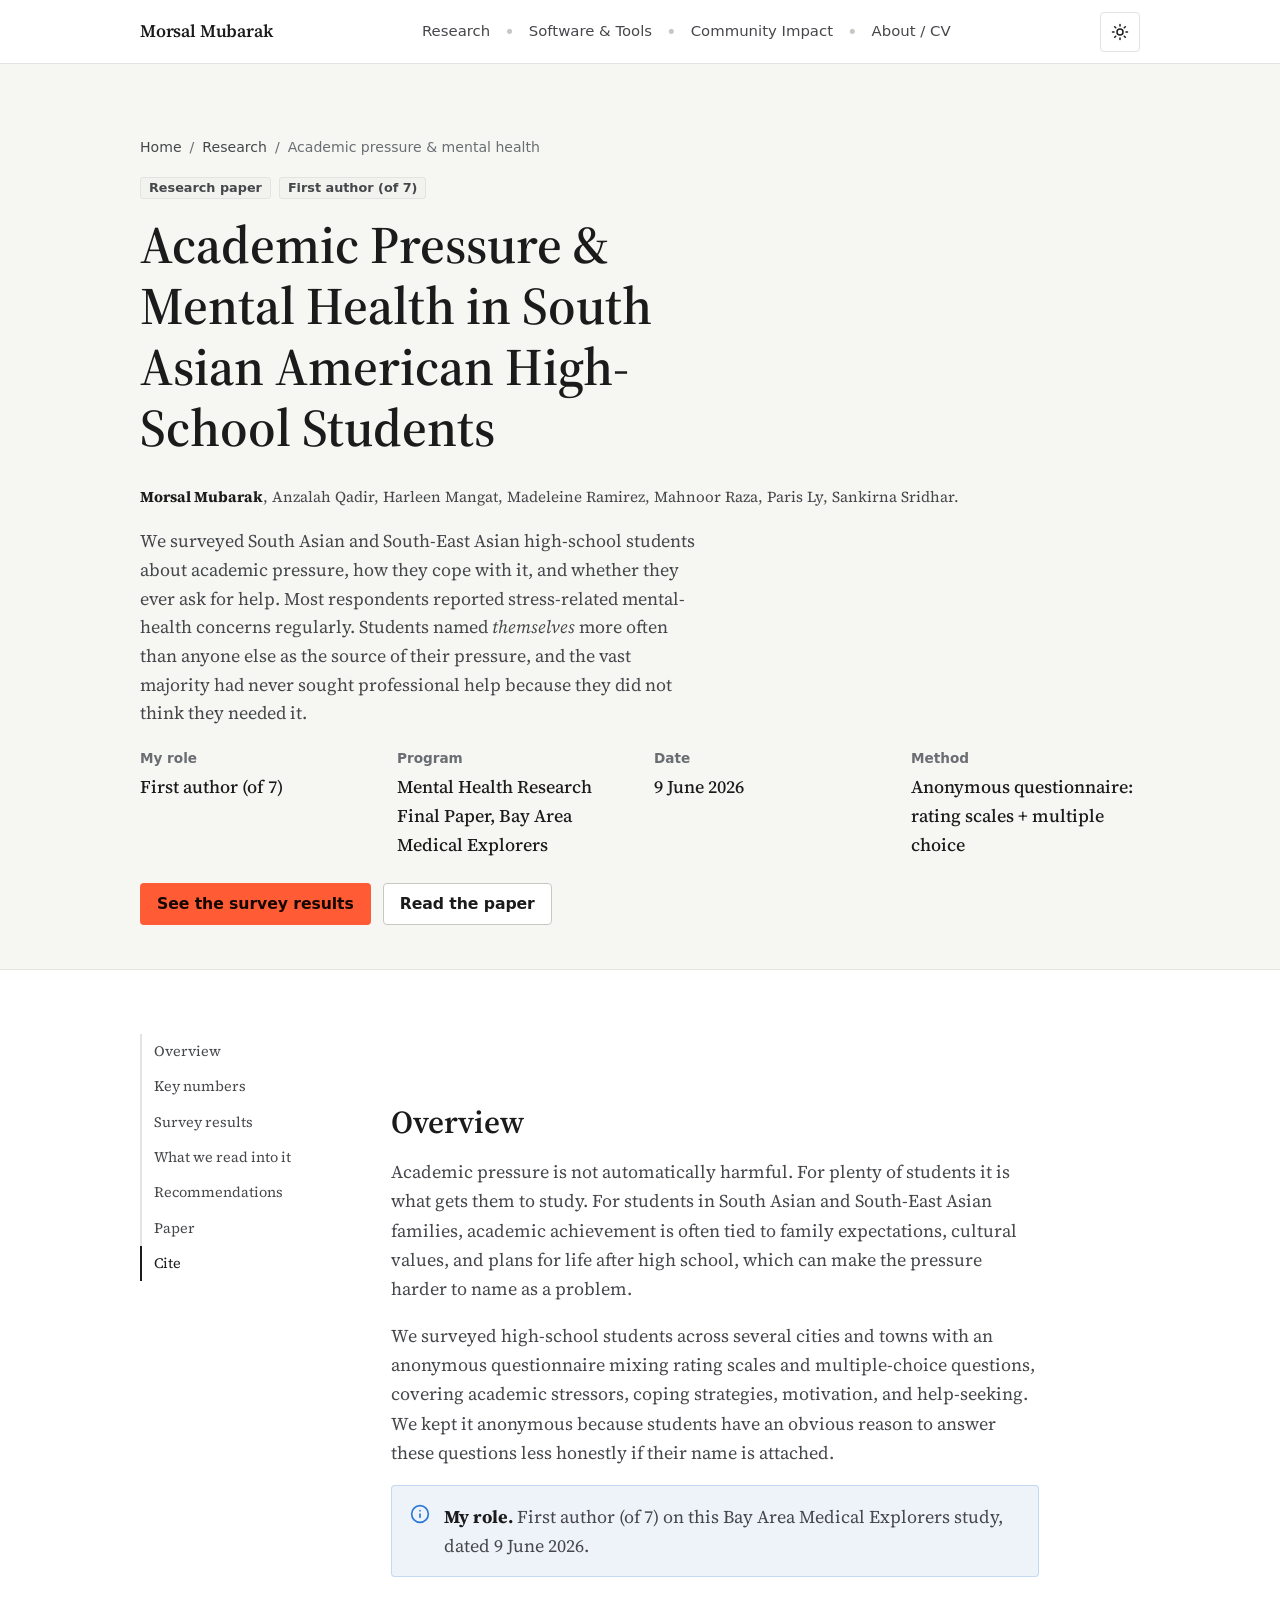
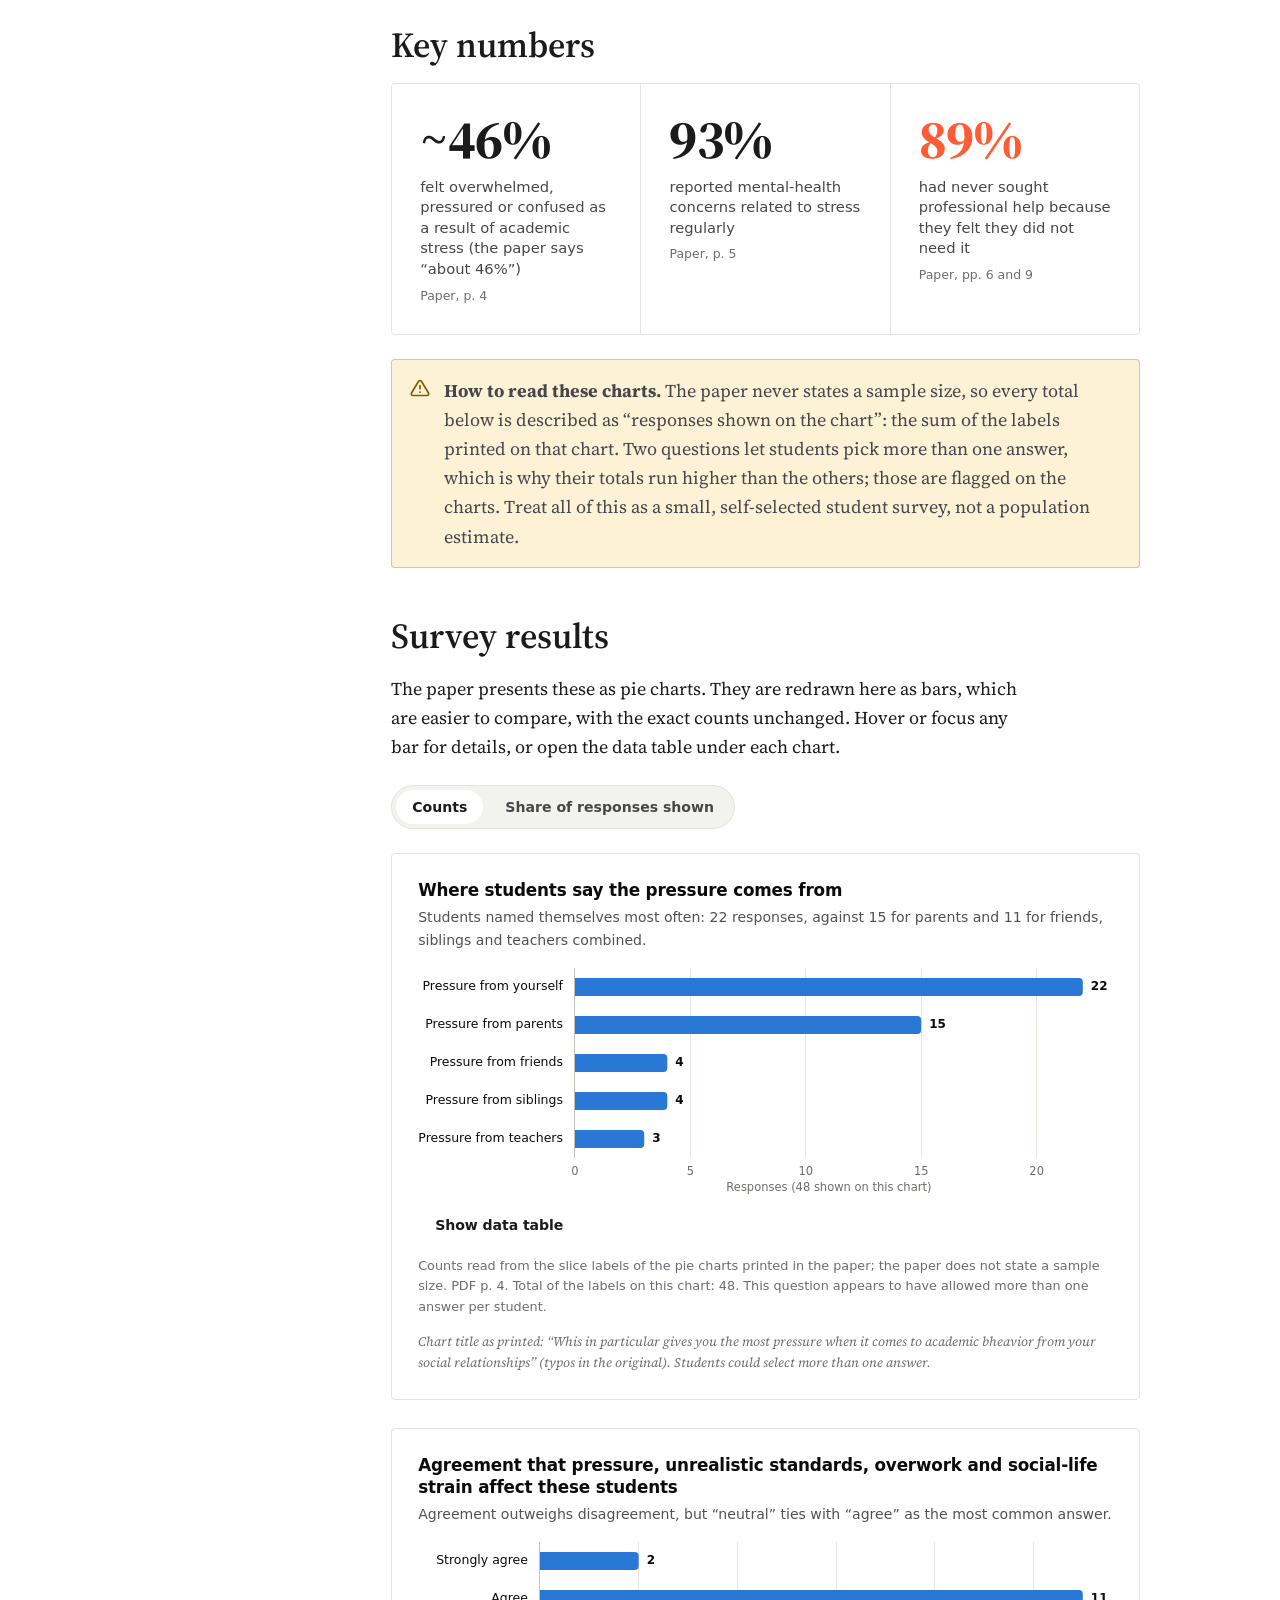
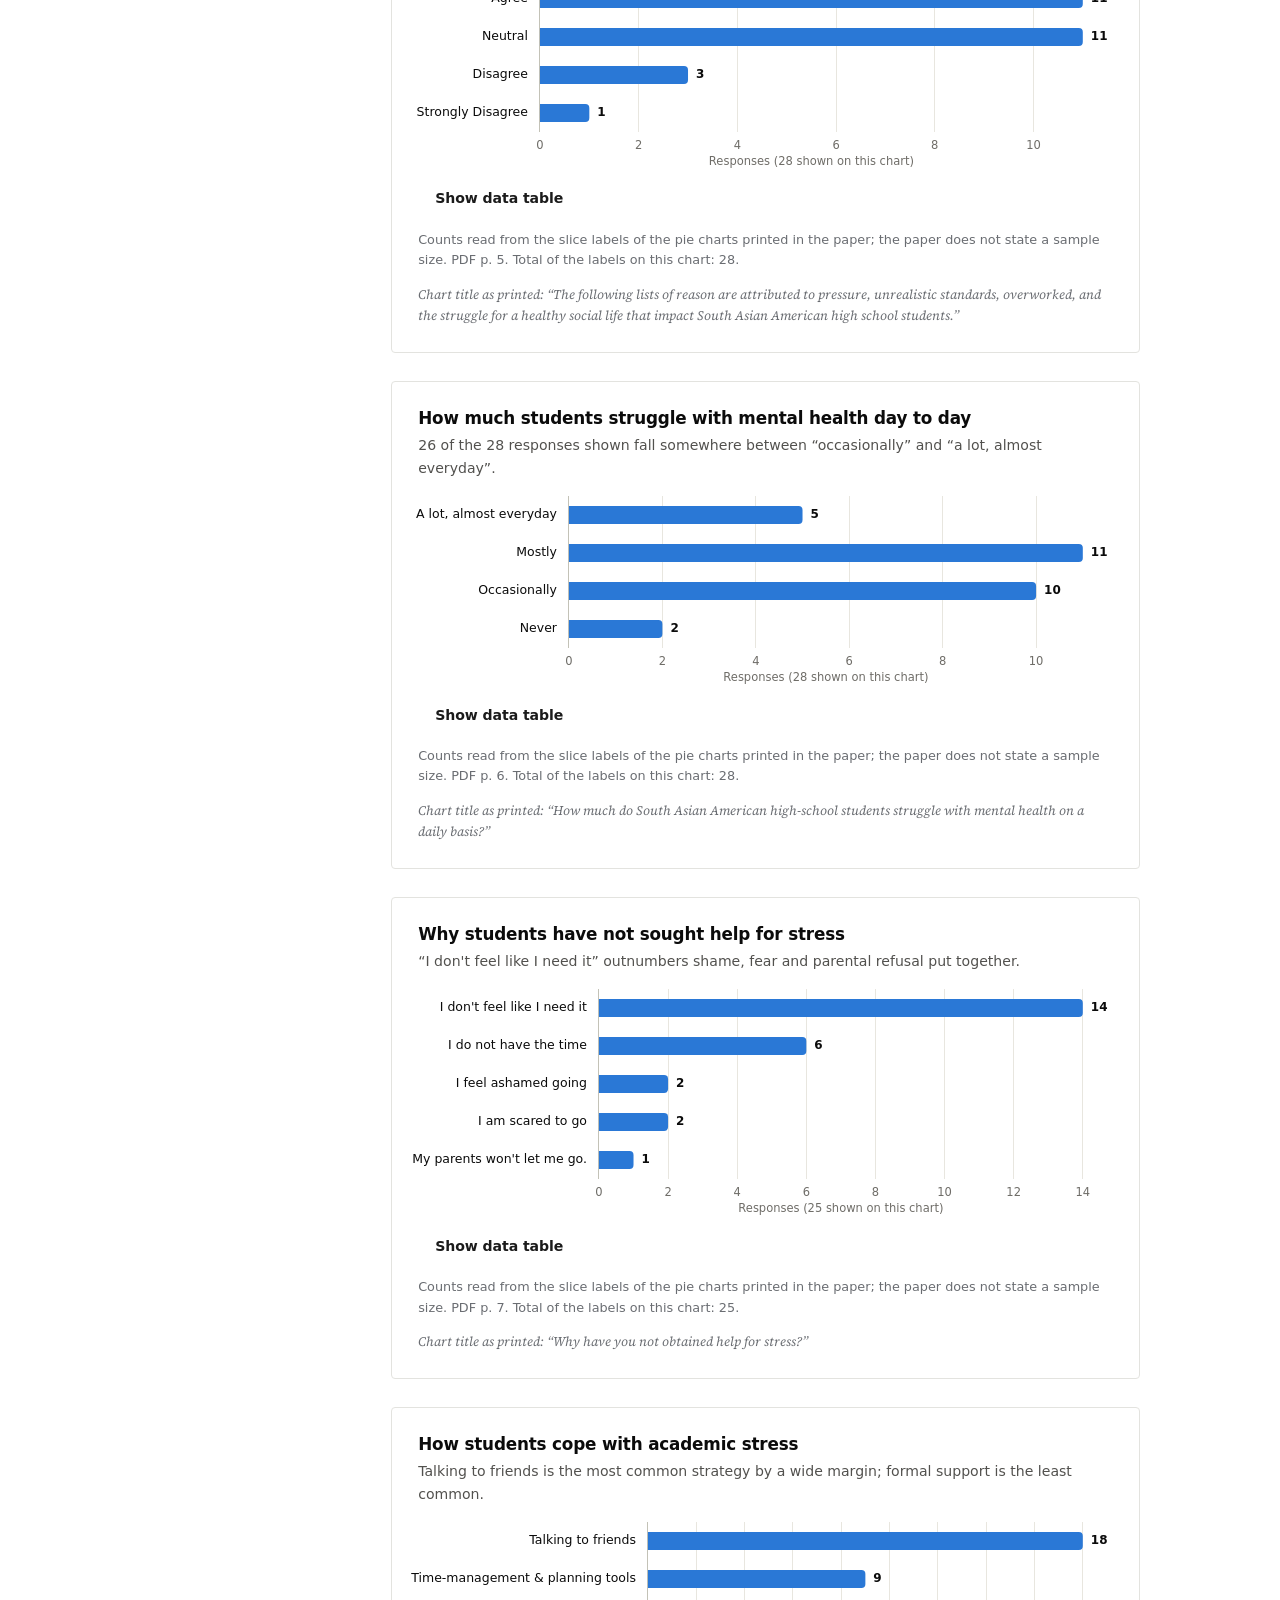
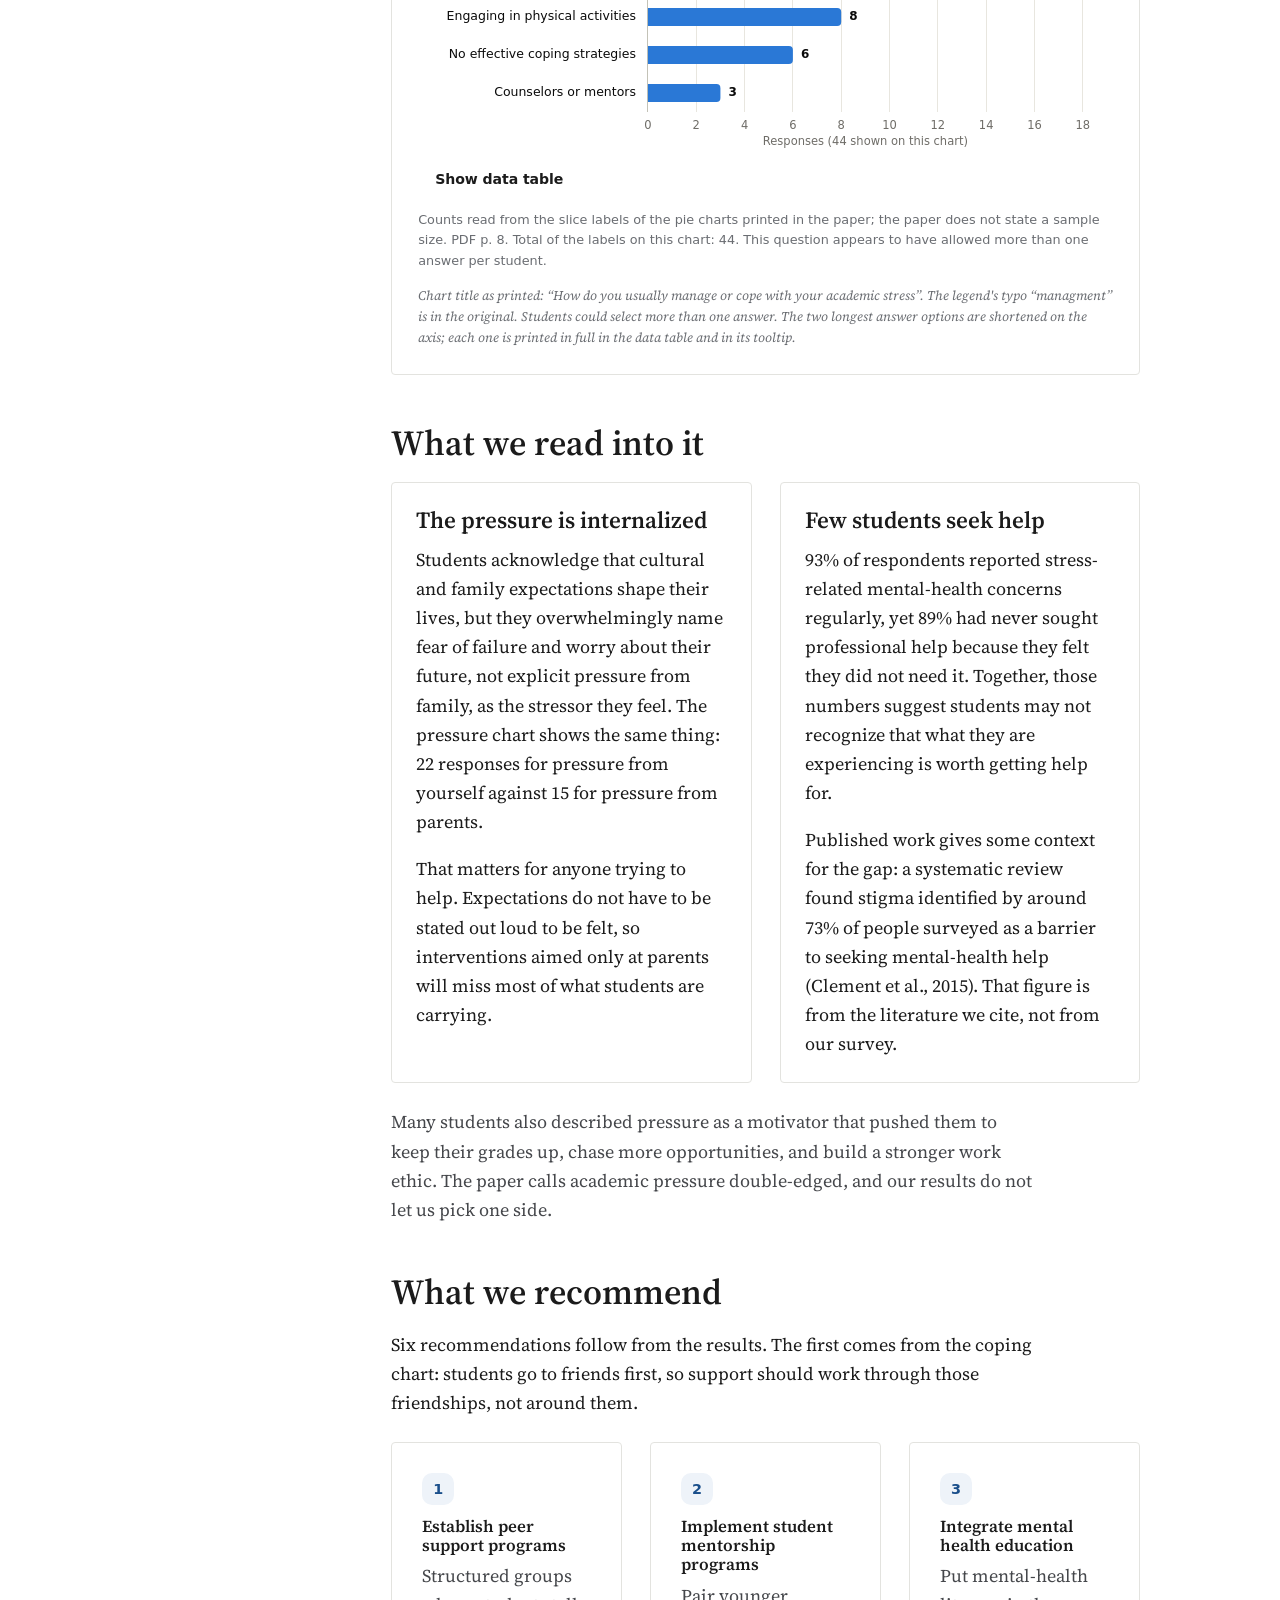
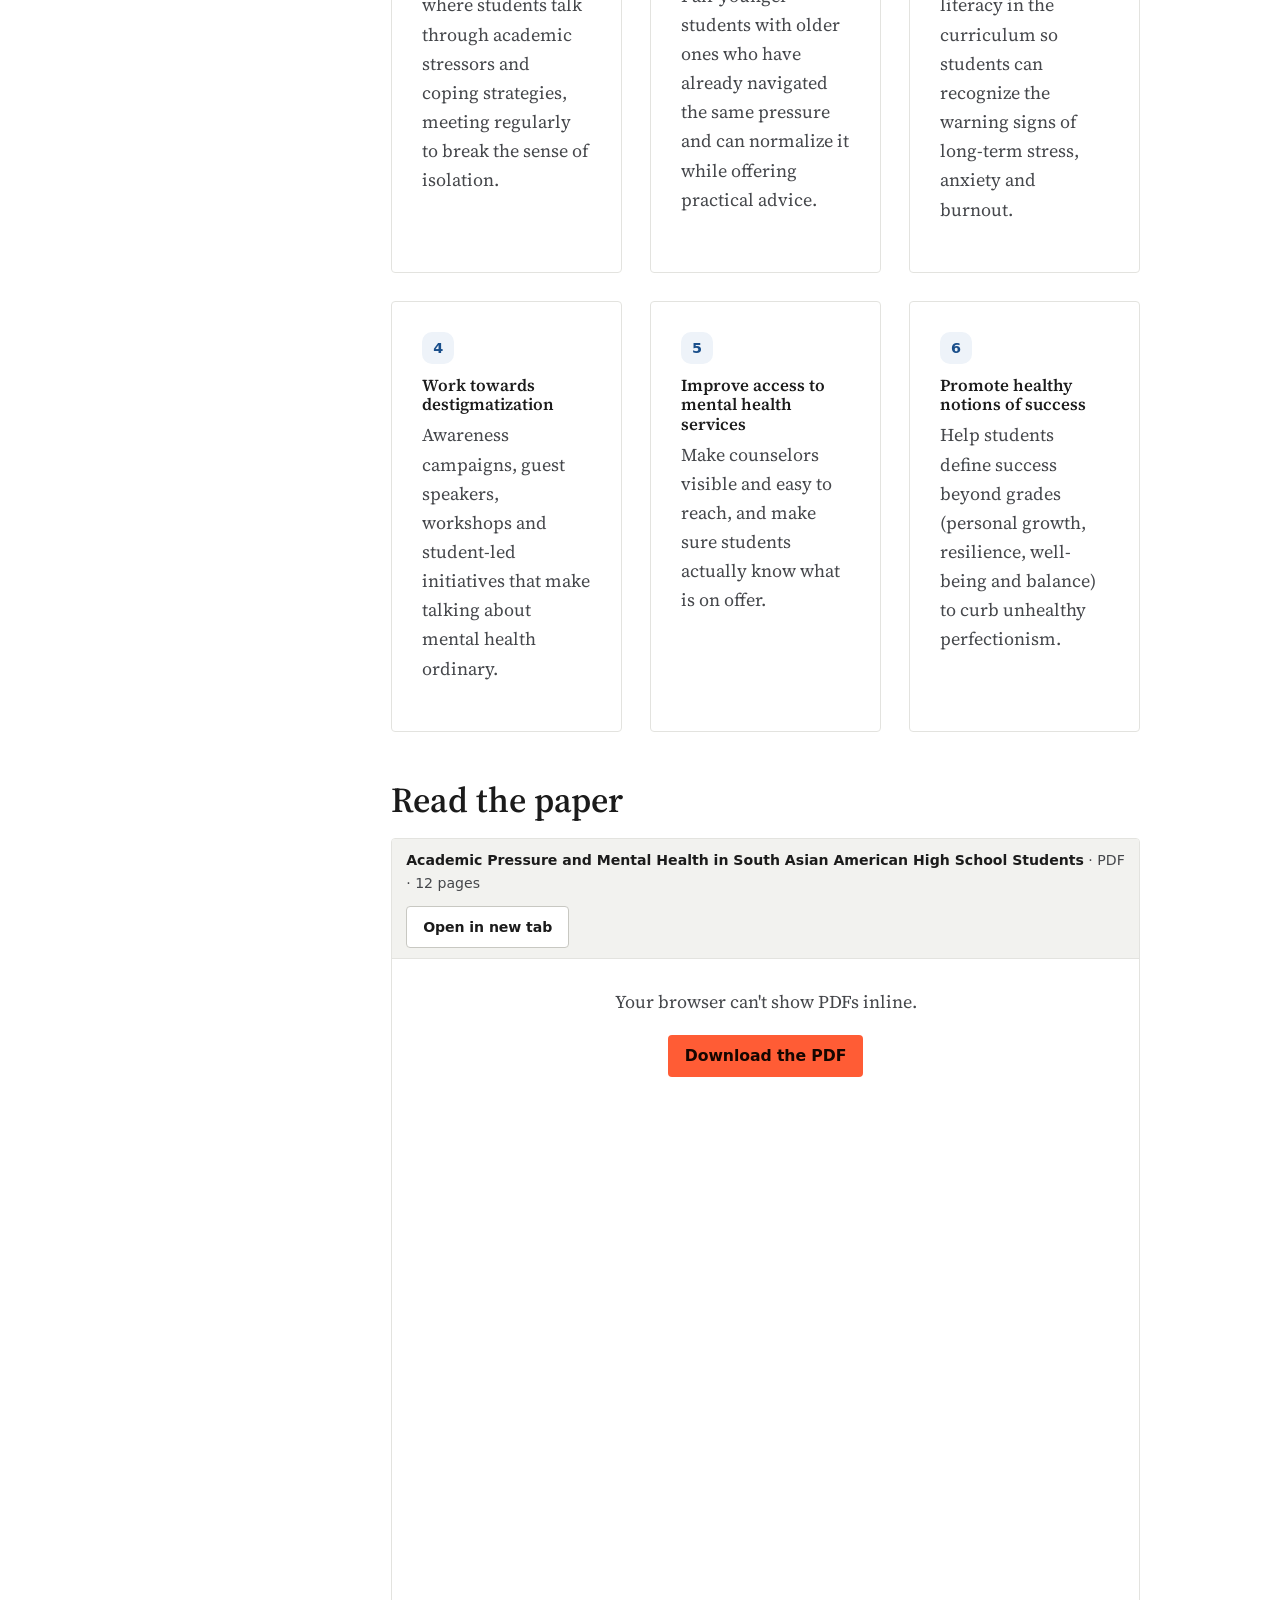
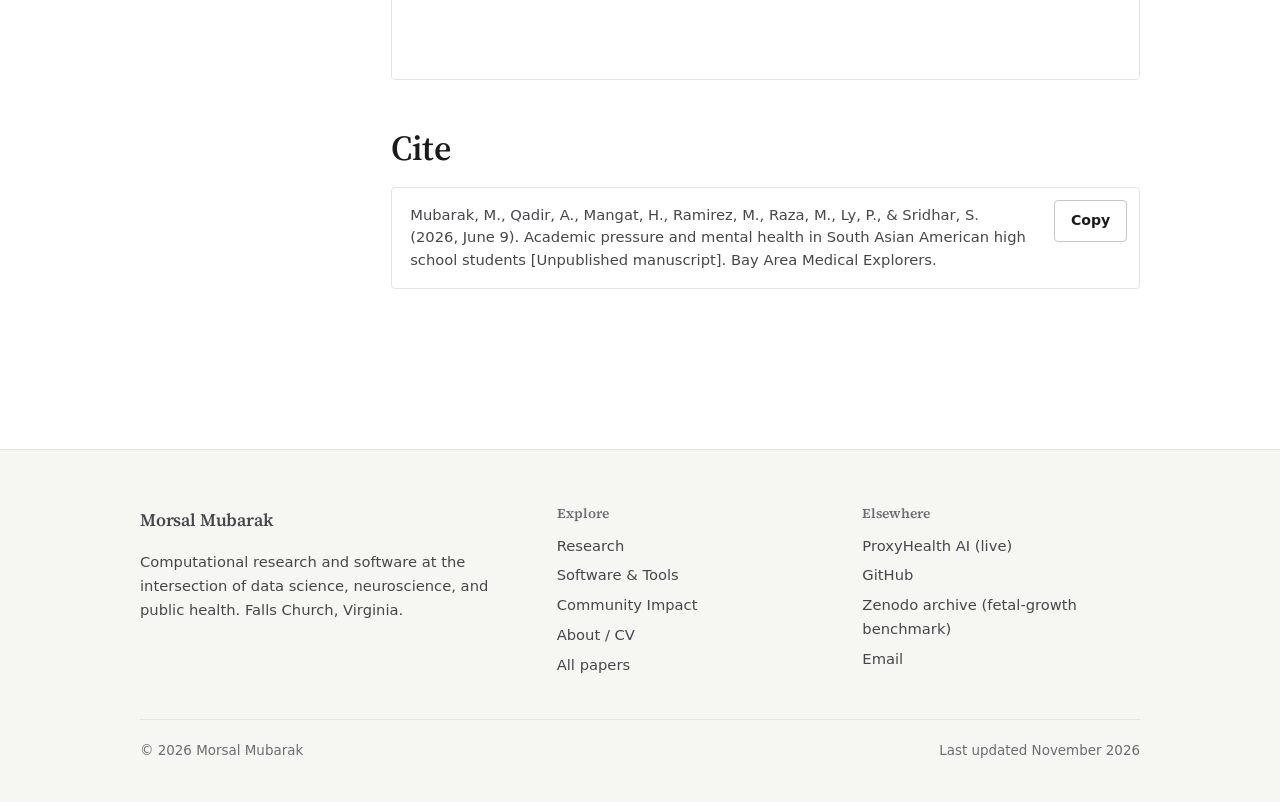
<file: research/student-mental-health.html>
<!doctype html>
<html lang="en" class="no-js">
<head>
  <meta charset="utf-8">
  <meta name="viewport" content="width=device-width, initial-scale=1">
  <title>Academic Pressure &amp; Mental Health | Morsal Mubarak</title>
  <meta name="description" content="A seven-author survey study of South Asian and South-East Asian high-school students on academic pressure, coping, and why so few of them seek help.">
  <meta property="og:title" content="Academic Pressure &amp; Mental Health | Morsal Mubarak">
  <meta property="og:description" content="A seven-author survey study of South Asian and South-East Asian high-school students on academic pressure, coping, and why so few of them seek help.">
  <meta property="og:type" content="article">
  <meta name="theme-color" content="#f8f7f3" media="(prefers-color-scheme: light)">
  <meta name="theme-color" content="#0b0f17" media="(prefers-color-scheme: dark)">
  <link rel="icon" href="../assets/img/favicon.svg" type="image/svg+xml">
  <link rel="preconnect" href="https://fonts.googleapis.com">
  <link rel="preconnect" href="https://fonts.gstatic.com" crossorigin>
  <link href="https://fonts.googleapis.com/css2?family=Source+Serif+4:ital,opsz,wght@0,8..60,400;0,8..60,600;0,8..60,700;1,8..60,400&display=swap" rel="stylesheet">
  <link rel="stylesheet" href="../assets/css/site.css">
  <script>try{var t=localStorage.getItem('theme');if(t)document.documentElement.setAttribute('data-theme',t)}catch(e){}</script>
  <style>
    .chart-stack { display: grid; gap: clamp(18px, 2.6vw, 28px); }
    .as-printed { color: var(--ink-3); font-size: .82rem; margin: 10px 0 0; font-style: italic; }
    .seg { display: flex; flex-wrap: wrap; gap: 6px; padding: 4px; background: var(--surface-2); border: 1px solid var(--line); border-radius: 999px; width: fit-content; max-width: 100%; }
    .seg button { appearance: none; border: 0; background: transparent; color: var(--ink-2); font: 600 .88rem/1 var(--font-sans); padding: 10px 16px; border-radius: 999px; cursor: pointer; transition: background .15s, color .15s; white-space: nowrap; }
    .seg button[aria-pressed="true"] { background: var(--surface); color: var(--ink); box-shadow: var(--shadow-sm); }
    .rec-card h3 { font-size: 1.05rem; }
    .rec-card .num { display: inline-grid; place-items: center; width: 32px; height: 32px; border-radius: 10px; background: var(--brand-soft); color: var(--brand); font: 700 .9rem/1 var(--font-sans); margin-bottom: 12px; }
    .ctx { background: var(--surface); border: 1px solid var(--line); border-radius: var(--radius); padding: clamp(16px, 2.2vw, 24px); }
    .ctx h3 { margin-top: 0; }
    .ctx p:last-child { margin-bottom: 0; }
  </style>
</head>
<body>
  <a class="skip-link" href="#main">Skip to content</a>
  <header class="site-header">
    <div class="container">
      <a class="brand-mark" href="../index.html" aria-label="Morsal Mubarak, home"><span class="mono">MM</span><span>Morsal Mubarak</span></a>
      <nav class="nav" id="site-nav" aria-label="Primary">
        <a href="../index.html#research">Research</a><span class="sep" aria-hidden="true">•</span>
        <a href="../index.html#software">Software &amp; Tools</a><span class="sep" aria-hidden="true">•</span>
        <a href="../index.html#community">Community Impact</a><span class="sep" aria-hidden="true">•</span>
        <a href="../index.html#about">About / CV</a>
      </nav>
      <div class="header-actions">
        <button class="icon-btn theme-toggle" type="button" aria-label="Toggle color theme">
          <svg class="sun" viewBox="0 0 24 24" fill="none" stroke="currentColor" stroke-width="2" stroke-linecap="round" stroke-linejoin="round" aria-hidden="true"><circle cx="12" cy="12" r="4"/><path d="M12 2v2M12 20v2M4.93 4.93l1.41 1.41M17.66 17.66l1.41 1.41M2 12h2M20 12h2M6.34 17.66l-1.41 1.41M19.07 4.93l-1.41 1.41"/></svg>
          <svg class="moon" viewBox="0 0 24 24" fill="none" stroke="currentColor" stroke-width="2" stroke-linecap="round" stroke-linejoin="round" aria-hidden="true"><path d="M12 3a6 6 0 0 0 9 9 9 9 0 1 1-9-9Z"/></svg>
        </button>
        <button class="icon-btn menu-btn" type="button" aria-label="Open menu" aria-expanded="false" aria-controls="site-nav">
          <svg viewBox="0 0 24 24" fill="none" stroke="currentColor" stroke-width="2" stroke-linecap="round" aria-hidden="true"><path d="M4 6h16M4 12h16M4 18h16"/></svg>
        </button>
      </div>
    </div>
  </header>

  <main id="main">
    <section class="page-hero">
      <div class="container">
        <nav class="breadcrumb" aria-label="Breadcrumb"><a href="../index.html">Home</a><span aria-hidden="true">/</span><a href="../index.html#research">Research</a><span aria-hidden="true">/</span><span aria-current="page">Academic pressure &amp; mental health</span></nav>
        <div class="flex wrap gap-1 mb-2"><span class="badge plain">Research paper</span><span class="badge plain">First author (of 7)</span></div>
        <h1>Academic Pressure &amp; Mental Health in South Asian American High-School Students</h1>
        <p class="byline"><strong>Morsal Mubarak</strong>, Anzalah Qadir, Harleen Mangat, Madeleine Ramirez, Mahnoor Raza, Paris Ly, Sankirna Sridhar.</p>
        <p class="lede">We surveyed South Asian and South-East Asian high-school students about academic pressure, how they cope with it, and whether they ever ask for help. Most respondents reported stress-related mental-health concerns regularly. Students named <em>themselves</em> more often than anyone else as the source of their pressure, and the vast majority had never sought professional help because they did not think they needed it.</p>
        <dl class="facts">
          <div><dt>My role</dt><dd>First author (of 7)</dd></div>
          <div><dt>Program</dt><dd>Mental Health Research Final Paper, Bay Area Medical Explorers</dd></div>
          <div><dt>Date</dt><dd>9 June 2026</dd></div>
          <div><dt>Method</dt><dd>Anonymous questionnaire: rating scales + multiple choice</dd></div>
        </dl>
        <div class="btn-row mt-3">
          <a class="btn btn-primary" href="#results">See the survey results</a>
          <a class="btn" href="#paper">Read the paper</a>
        </div>
      </div>
    </section>

    <div class="container section" style="padding-top:clamp(36px,5vw,64px)">
      <div class="with-toc">
        <aside><nav class="toc" aria-label="On this page">
          <a href="#overview">Overview</a><a href="#headline">Key numbers</a><a href="#results">Survey results</a><a href="#reading">What we read into it</a><a href="#recommendations">Recommendations</a><a href="#paper">Paper</a><a href="#cite">Cite</a>
        </nav></aside>
        <div>
          <section id="overview" class="prose block">
            <h2>Overview</h2>
            <p>Academic pressure is not automatically harmful. For plenty of students it is what gets them to study. For students in South Asian and South-East Asian families, academic achievement is often tied to family expectations, cultural values, and plans for life after high school, which can make the pressure harder to name as a problem.</p>
            <p>We surveyed high-school students across several cities and towns with an anonymous questionnaire mixing rating scales and multiple-choice questions, covering academic stressors, coping strategies, motivation, and help-seeking. We kept it anonymous because students have an obvious reason to answer these questions less honestly if their name is attached.</p>
            <div class="callout"><svg viewBox="0 0 24 24" fill="none" stroke="currentColor" stroke-width="2" stroke-linecap="round" stroke-linejoin="round" aria-hidden="true"><circle cx="12" cy="12" r="10"/><path d="M12 16v-4M12 8h.01"/></svg><p><strong>My role.</strong> First author (of 7) on this Bay Area Medical Explorers study, dated 9 June 2026.</p></div>
          </section>

          <section id="headline" class="block">
            <h2 class="prose">Key numbers</h2>
            <div class="metrics">
              <div class="metric"><span class="value" data-count-to="46" data-count-prefix="~" data-count-suffix="%">~46%</span><span class="label">felt overwhelmed, pressured or confused as a result of academic stress (the paper says “about 46%”)</span><span class="src">Paper, p. 4</span></div>
              <div class="metric"><span class="value" data-count-to="93" data-count-suffix="%">93%</span><span class="label">reported mental-health concerns related to stress regularly</span><span class="src">Paper, p. 5</span></div>
              <div class="metric accent"><span class="value" data-count-to="89" data-count-suffix="%">89%</span><span class="label">had never sought professional help because they felt they did not need it</span><span class="src">Paper, pp. 6 and 9</span></div>
            </div>
            <div class="callout warn mt-3"><svg viewBox="0 0 24 24" fill="none" stroke="currentColor" stroke-width="2" stroke-linecap="round" stroke-linejoin="round" aria-hidden="true"><path d="M10.3 3.9 1.8 18a2 2 0 0 0 1.7 3h17a2 2 0 0 0 1.7-3L13.7 3.9a2 2 0 0 0-3.4 0Z"/><path d="M12 9v4M12 17h.01"/></svg><p><strong>How to read these charts.</strong> The paper never states a sample size, so every total below is described as “responses shown on the chart”: the sum of the labels printed on that chart. Two questions let students pick more than one answer, which is why their totals run higher than the others; those are flagged on the charts. Treat all of this as a small, self-selected student survey, not a population estimate.</p></div>
          </section>

          <section id="results" class="block">
            <h2 class="prose">Survey results</h2>
            <p class="prose">The paper presents these as pie charts. They are redrawn here as bars, which are easier to compare, with the exact counts unchanged. Hover or focus any bar for details, or open the data table under each chart.</p>
            <div class="seg mt-3" role="group" aria-label="Chart value display">
              <button type="button" data-mode="count" aria-pressed="true">Counts</button>
              <button type="button" data-mode="share" aria-pressed="false">Share of responses shown</button>
            </div>
            <div class="chart-stack mt-3">
              <div class="chart-card">
                <div class="chart-head"><div><h3 class="chart-title">Where students say the pressure comes from</h3><p class="chart-sub">Students named themselves most often: 22 responses, against 15 for parents and 11 for friends, siblings and teachers combined.</p></div></div>
                <div id="c-pressure"></div>
                <p class="as-printed">Chart title as printed: “Whis in particular gives you the most pressure when it comes to academic bheavior from your social relationships” (typos in the original). Students could select more than one answer.</p>
              </div>

              <div class="chart-card">
                <div class="chart-head"><div><h3 class="chart-title">Agreement that pressure, unrealistic standards, overwork and social-life strain affect these students</h3><p class="chart-sub">Agreement outweighs disagreement, but “neutral” ties with “agree” as the most common answer.</p></div></div>
                <div id="c-likert"></div>
                <p class="as-printed">Chart title as printed: “The following lists of reason are attributed to pressure, unrealistic standards, overworked, and the struggle for a healthy social life that impact South Asian American high school students.”</p>
              </div>

              <div class="chart-card">
                <div class="chart-head"><div><h3 class="chart-title">How much students struggle with mental health day to day</h3><p class="chart-sub">26 of the 28 responses shown fall somewhere between “occasionally” and “a lot, almost everyday”.</p></div></div>
                <div id="c-struggle"></div>
                <p class="as-printed">Chart title as printed: “How much do South Asian American high-school students struggle with mental health on a daily basis?”</p>
              </div>

              <div class="chart-card">
                <div class="chart-head"><div><h3 class="chart-title">Why students have not sought help for stress</h3><p class="chart-sub">“I don't feel like I need it” outnumbers shame, fear and parental refusal put together.</p></div></div>
                <div id="c-help"></div>
                <p class="as-printed">Chart title as printed: “Why have you not obtained help for stress?”</p>
              </div>

              <div class="chart-card">
                <div class="chart-head"><div><h3 class="chart-title">How students cope with academic stress</h3><p class="chart-sub">Talking to friends is the most common strategy by a wide margin; formal support is the least common.</p></div></div>
                <div id="c-coping"></div>
                <p class="as-printed">Chart title as printed: “How do you usually manage or cope with your academic stress”. The legend's typo “managment” is in the original. Students could select more than one answer. The two longest answer options are shortened on the axis; each one is printed in full in the data table and in its tooltip.</p>
              </div>
            </div>
          </section>

          <section id="reading" class="block">
            <h2 class="prose">What we read into it</h2>
            <div class="grid grid-2">
              <div class="ctx">
                <h3>The pressure is internalized</h3>
                <p>Students acknowledge that cultural and family expectations shape their lives, but they overwhelmingly name fear of failure and worry about their future, not explicit pressure from family, as the stressor they feel. The pressure chart shows the same thing: 22 responses for pressure from yourself against 15 for pressure from parents.</p>
                <p>That matters for anyone trying to help. Expectations do not have to be stated out loud to be felt, so interventions aimed only at parents will miss most of what students are carrying.</p>
              </div>
              <div class="ctx">
                <h3>Few students seek help</h3>
                <p>93% of respondents reported stress-related mental-health concerns regularly, yet 89% had never sought professional help because they felt they did not need it. Together, those numbers suggest students may not recognize that what they are experiencing is worth getting help for.</p>
                <p>Published work gives some context for the gap: a systematic review found stigma identified by around 73% of people surveyed as a barrier to seeking mental-health help (Clement et al., 2015). That figure is from the literature we cite, not from our survey.</p>
              </div>
            </div>
            <div class="prose mt-3">
              <p>Many students also described pressure as a motivator that pushed them to keep their grades up, chase more opportunities, and build a stronger work ethic. The paper calls academic pressure double-edged, and our results do not let us pick one side.</p>
            </div>
          </section>

          <section id="recommendations" class="block">
            <h2 class="prose">What we recommend</h2>
            <p class="prose">Six recommendations follow from the results. The first comes from the coping chart: students go to friends first, so support should work through those friendships, not around them.</p>
            <div class="grid grid-3 mt-3">
              <article class="card interactive rec-card"><span class="num">1</span><h3>Establish peer support programs</h3><p>Structured groups where students talk through academic stressors and coping strategies, meeting regularly to break the sense of isolation.</p></article>
              <article class="card interactive rec-card"><span class="num">2</span><h3>Implement student mentorship programs</h3><p>Pair younger students with older ones who have already navigated the same pressure and can normalize it while offering practical advice.</p></article>
              <article class="card interactive rec-card"><span class="num">3</span><h3>Integrate mental health education</h3><p>Put mental-health literacy in the curriculum so students can recognize the warning signs of long-term stress, anxiety and burnout.</p></article>
              <article class="card interactive rec-card"><span class="num">4</span><h3>Work towards destigmatization</h3><p>Awareness campaigns, guest speakers, workshops and student-led initiatives that make talking about mental health ordinary.</p></article>
              <article class="card interactive rec-card"><span class="num">5</span><h3>Improve access to mental health services</h3><p>Make counselors visible and easy to reach, and make sure students actually know what is on offer.</p></article>
              <article class="card interactive rec-card"><span class="num">6</span><h3>Promote healthy notions of success</h3><p>Help students define success beyond grades (personal growth, resilience, well-being and balance) to curb unhealthy perfectionism.</p></article>
            </div>
          </section>

          <section id="paper" class="block">
            <h2 class="prose">Read the paper</h2>
            <div class="embed">
              <div class="embed-bar"><span><strong>Academic Pressure and Mental Health in South Asian American High School Students</strong> · PDF · 12 pages</span><a class="btn btn-sm" href="../papers/Mubarak-et-al_2026_Academic-Pressure-Mental-Health.pdf" target="_blank" rel="noopener">Open in new tab</a></div>
              <object data="../papers/Mubarak-et-al_2026_Academic-Pressure-Mental-Health.pdf#view=FitH" type="application/pdf" aria-label="Academic pressure and mental health, full paper PDF">
                <div class="fallback"><p>Your browser can't show PDFs inline.</p><a class="btn btn-primary" href="../papers/Mubarak-et-al_2026_Academic-Pressure-Mental-Health.pdf">Download the PDF</a></div>
              </object>
            </div>
          </section>

          <section id="cite" class="block">
            <h2 class="prose">Cite</h2>
            <div class="citation"><span id="cite-text">Mubarak, M., Qadir, A., Mangat, H., Ramirez, M., Raza, M., Ly, P., &amp; Sridhar, S. (2026, June 9). Academic pressure and mental health in South Asian American high school students [Unpublished manuscript]. Bay Area Medical Explorers.</span><button class="btn btn-sm copy-btn" data-copy-target="#cite-text" type="button"><span class="label">Copy</span></button></div>
          </section>
        </div>
      </div>
    </div>
  </main>

  <footer class="site-footer">
    <div class="container">
      <div class="cols">
        <div><a class="brand-mark" href="../index.html"><span class="mono">MM</span><span>Morsal Mubarak</span></a><p class="mt-2">Computational research and software at the intersection of data science, neuroscience, and public health. Falls Church, Virginia.</p></div>
        <div><h4>Explore</h4><ul><li><a href="../index.html#research">Research</a></li><li><a href="../index.html#software">Software &amp; Tools</a></li><li><a href="../index.html#community">Community Impact</a></li><li><a href="../index.html#about">About / CV</a></li><li><a href="../papers.html">All papers</a></li></ul></div>
        <div><h4>Elsewhere</h4><ul><li><a href="https://proxyhealth-ai.onrender.com/" target="_blank" rel="noopener">ProxyHealth AI (live)</a></li><li><a href="https://github.com/mubarsad012" target="_blank" rel="noopener">GitHub</a></li><li><a href="https://doi.org/10.5281/zenodo.21894038" target="_blank" rel="noopener">Zenodo archive (fetal-growth benchmark)</a></li><li><a href="mailto:morsalmubarak9@gmail.com">Email</a></li></ul></div>
      </div>
      <div class="fine"><span>© <span data-year>2026</span> Morsal Mubarak</span><span>Last updated November 2026</span></div>
    </div>
  </footer>

  <script src="../assets/js/site.js"></script>
  <script>
  (function () {
    'use strict';
    var SRC = 'Counts read from the slice labels of the pie charts printed in the paper; the paper does not state a sample size.';

    var CHARTS = [
      {
        el: '#c-pressure', total: 48, page: 'PDF p. 4', multi: true,
        aria: 'Pressure from yourself 22 responses, parents 15, friends 4, siblings 4, teachers 3',
        rows: [
          { label: 'Pressure from yourself', value: 22 },
          { label: 'Pressure from parents', value: 15 },
          { label: 'Pressure from friends', value: 4 },
          { label: 'Pressure from siblings', value: 4 },
          { label: 'Pressure from teachers', value: 3 }
        ]
      },
      {
        el: '#c-likert', total: 28, page: 'PDF p. 5', multi: false,
        aria: 'Strongly agree 2, agree 11, neutral 11, disagree 3, strongly disagree 1',
        rows: [
          { label: 'Strongly agree', value: 2 },
          { label: 'Agree', value: 11 },
          { label: 'Neutral', value: 11 },
          { label: 'Disagree', value: 3 },
          { label: 'Strongly Disagree', value: 1 }
        ]
      },
      {
        el: '#c-struggle', total: 28, page: 'PDF p. 6', multi: false,
        aria: 'A lot almost everyday 5, mostly 11, occasionally 10, never 2',
        rows: [
          { label: 'A lot, almost everyday', value: 5 },
          { label: 'Mostly', value: 11 },
          { label: 'Occasionally', value: 10 },
          { label: 'Never', value: 2 }
        ]
      },
      {
        el: '#c-help', total: 25, page: 'PDF p. 7', multi: false,
        aria: "I don't feel like I need it 14, I do not have the time 6, I feel ashamed going 2, I am scared to go 2, my parents won't let me go 1",
        rows: [
          { label: "I don't feel like I need it", value: 14 },
          { label: 'I do not have the time', value: 6 },
          { label: 'I feel ashamed going', value: 2 },
          { label: 'I am scared to go', value: 2 },
          { label: "My parents won't let me go.", value: 1 }
        ]
      },
      {
        el: '#c-coping', total: 44, page: 'PDF p. 8', multi: true,
        aria: 'Talking to friends 18, time-management and study-planning tools 9, physical activities 8, no effective coping strategies 6, counselors mentors or mental health resources 3',
        rows: [
          { label: 'Talking to friends', value: 18 },
          { label: 'Time-management & planning tools', value: 9, full: 'Using time-managment and study-planning tools' },
          { label: 'Engaging in physical activities', value: 8 },
          { label: 'No effective coping strategies', value: 6, full: 'I do not currently have effective coping strategies' },
          { label: 'Counselors or mentors', value: 3, full: 'Seeking support from counselors, mentors, or mental health resources' }
        ]
      }
    ];

    var pct0 = Viz.fmt.pct(0);

    function render(mode) {
      var share = mode === 'share';
      CHARTS.forEach(function (c) {
        Viz.hbar(c.el, {
          data: c.rows.map(function (r) {
            return {
              label: r.label,
              value: share ? (r.value / c.total * 100) : r.value,
              note: (r.full ? 'Answer as printed: “' + r.full + '”. ' : '') + r.value + ' of the ' + c.total + ' responses shown on this chart'
            };
          }),
          format: share ? pct0 : Viz.fmt.int,
          valueName: share ? 'Share of responses shown' : 'Responses',
          xLabel: share ? 'Share of the ' + c.total + ' responses shown on this chart' : 'Responses (' + c.total + ' shown on this chart)',
          tickFormat: share ? pct0 : Viz.fmt.int,
          ariaLabel: c.aria,
          table: {
            caption: 'Response counts and shares',
            columns: ['Answer', 'Responses', 'Share of responses shown'],
            rows: c.rows.map(function (r) { return [r.full || r.label, String(r.value), pct0(r.value / c.total * 100)]; })
          },
          source: SRC + ' ' + c.page + '. Total of the labels on this chart: ' + c.total + '.' + (c.multi ? ' This question appears to have allowed more than one answer per student.' : '')
        });
      });
    }

    render('count');
    document.querySelectorAll('.seg button[data-mode]').forEach(function (b) {
      b.addEventListener('click', function () {
        document.querySelectorAll('.seg button[data-mode]').forEach(function (o) { o.setAttribute('aria-pressed', String(o === b)); });
        render(b.dataset.mode);
      });
    });
  })();
  </script>
</body>
</html>
</file>
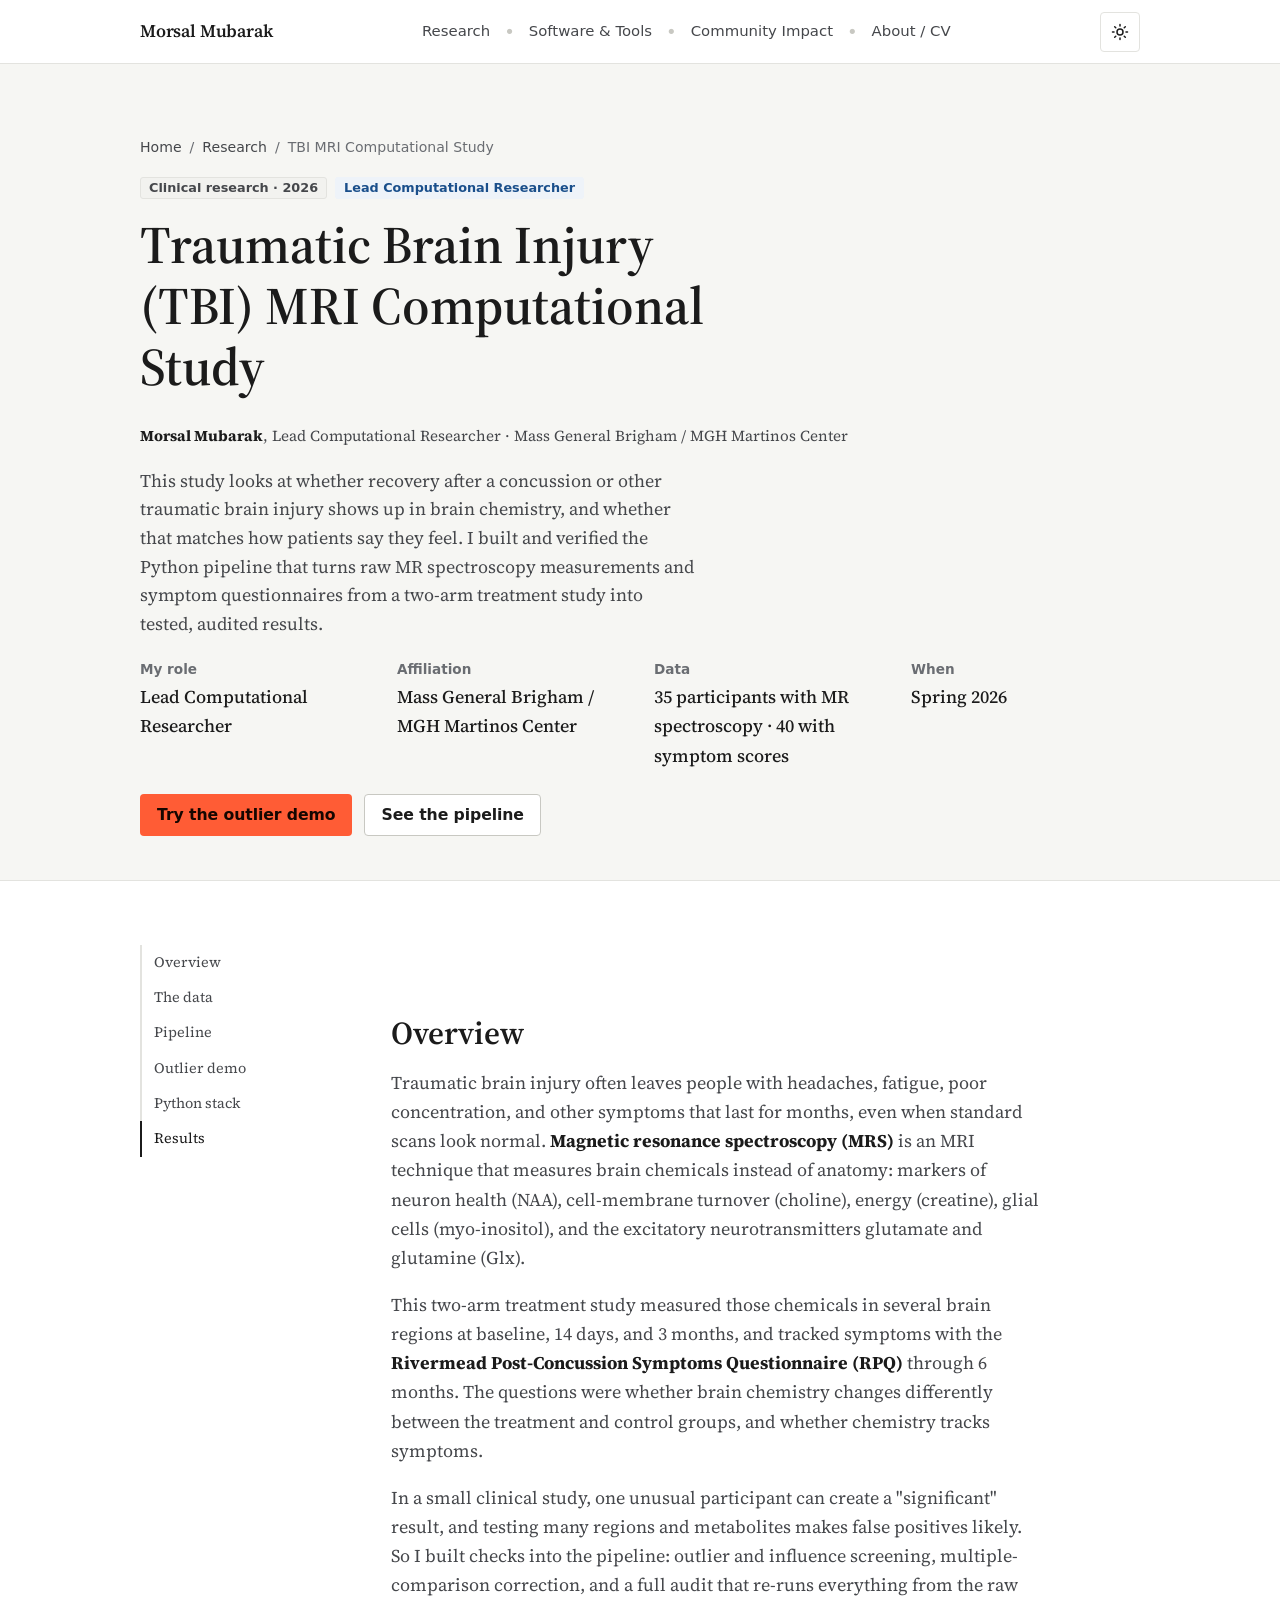
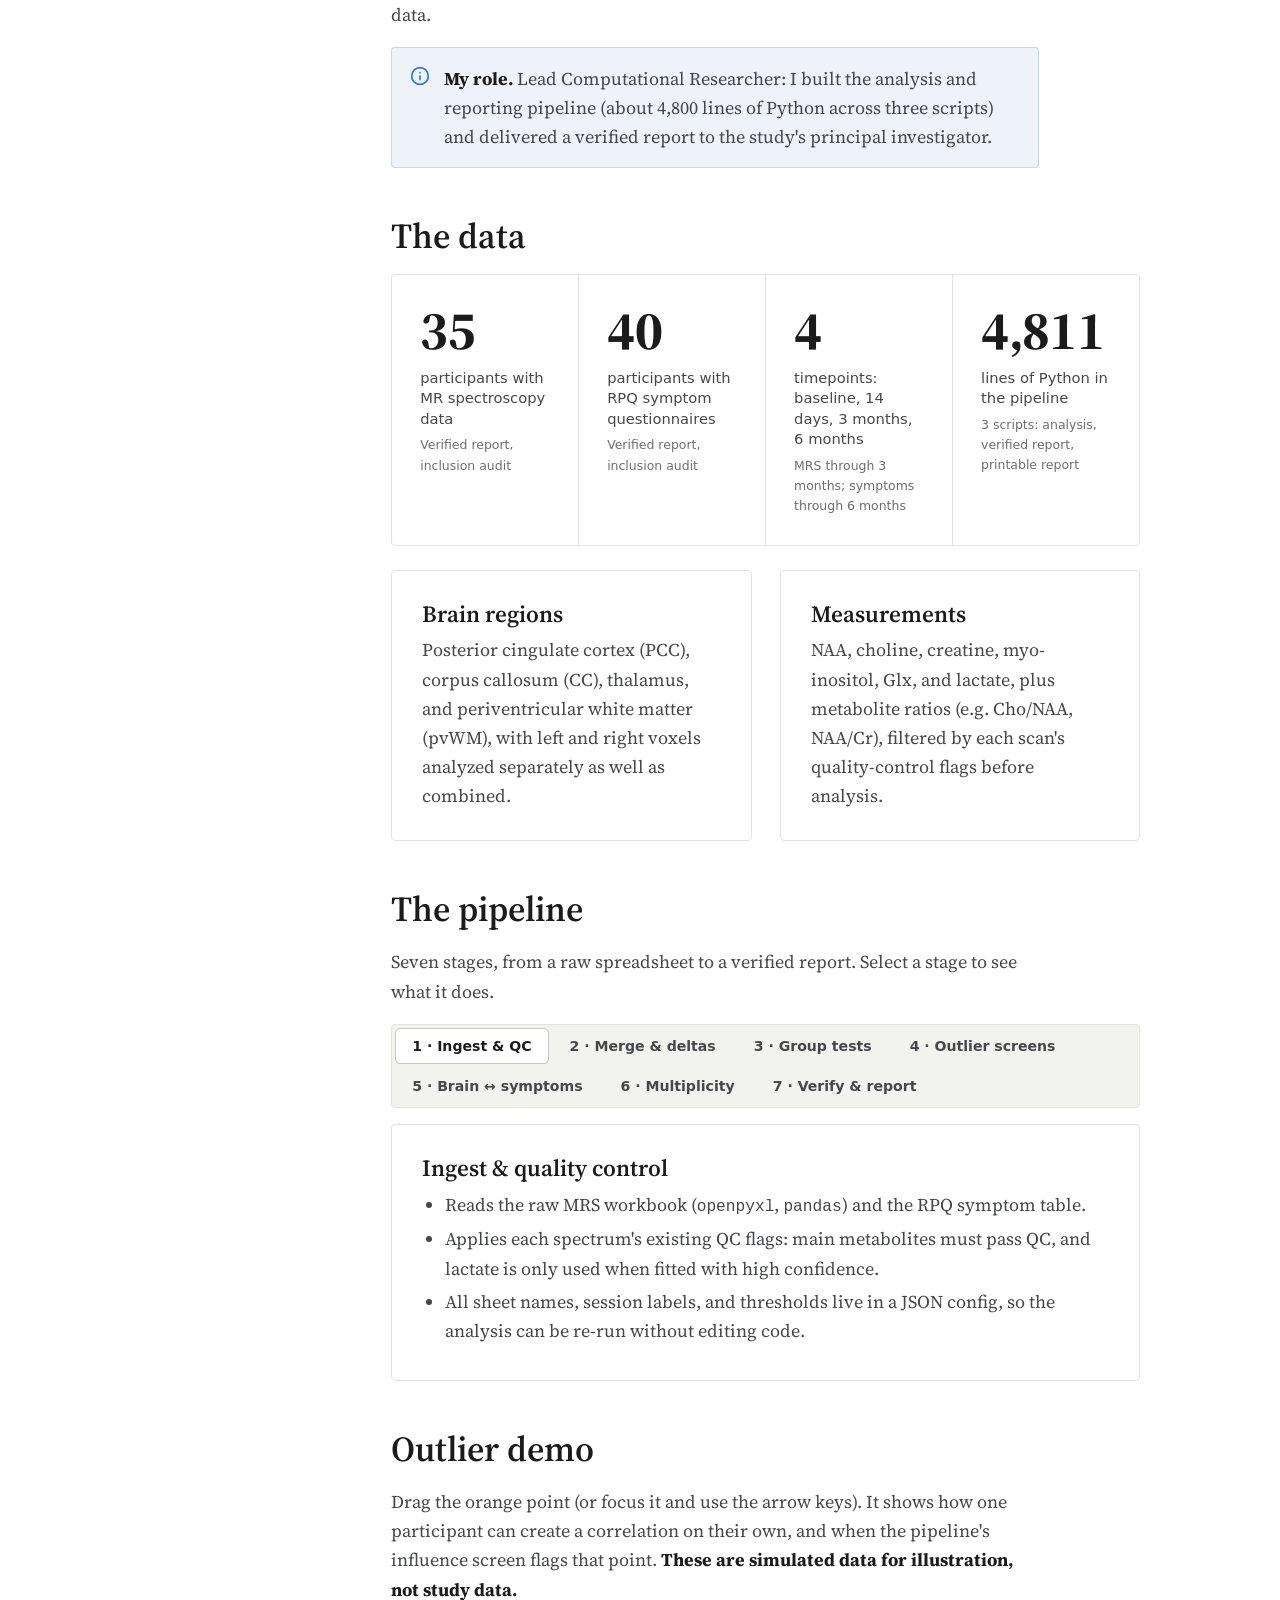
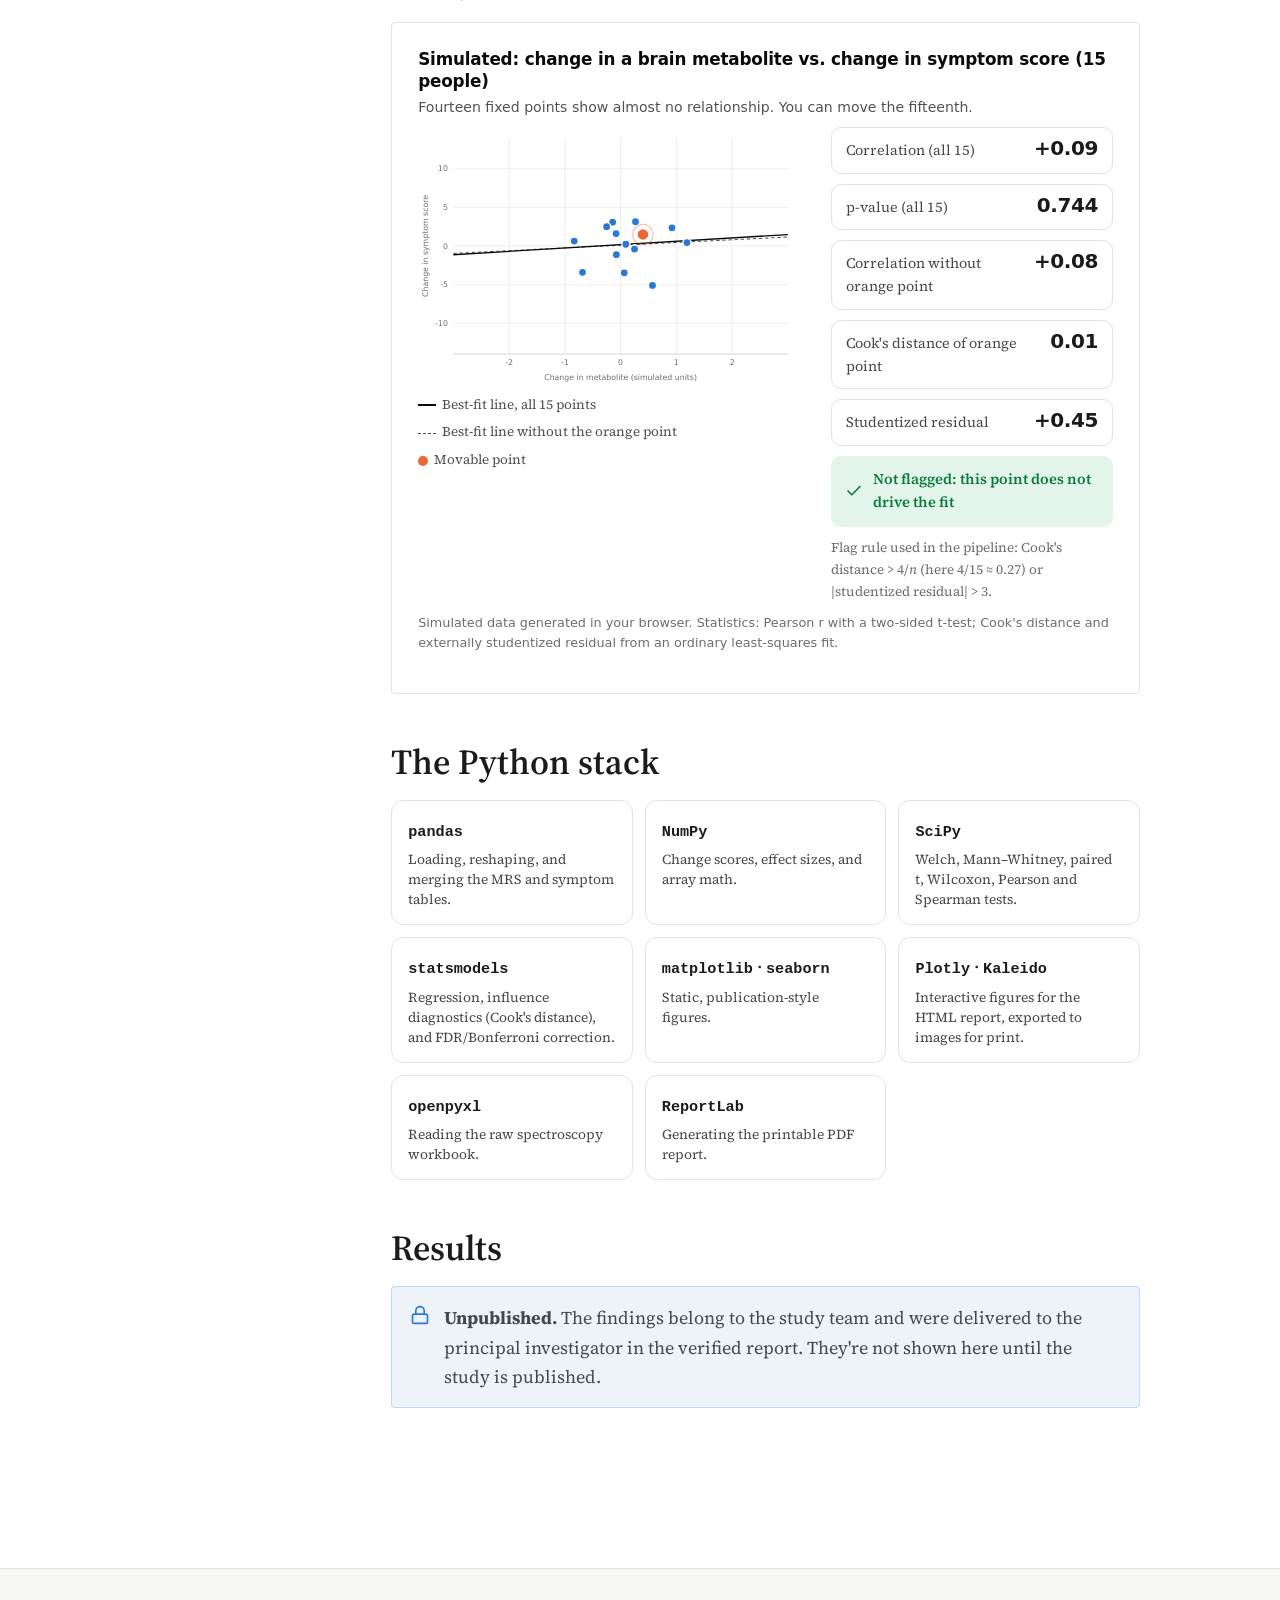
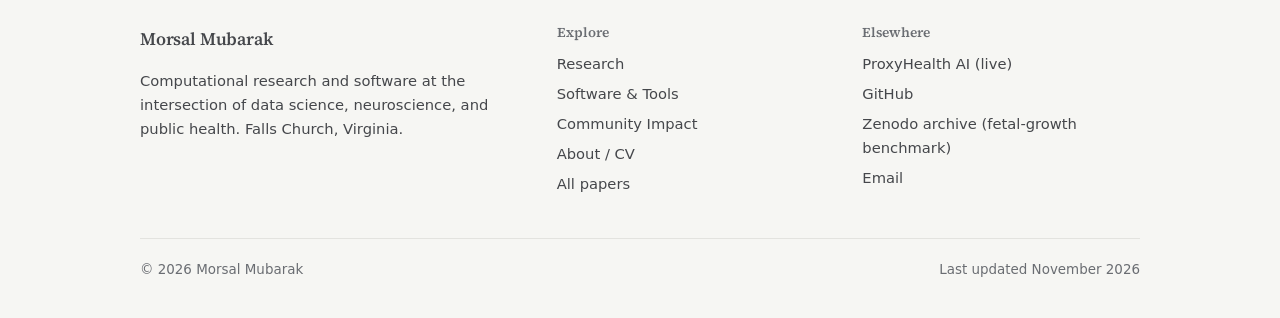
<file: research/tbi-neuroimaging.html>
<!doctype html>
<html lang="en" class="no-js">
<head>
  <meta charset="utf-8">
  <meta name="viewport" content="width=device-width, initial-scale=1">
  <title>TBI MRI Computational Study | Morsal Mubarak</title>
  <meta name="description" content="Lead computational researcher on a 35-participant traumatic brain injury MR spectroscopy study: a verified Python pipeline linking brain chemistry to post-concussion symptoms.">
  <meta property="og:title" content="TBI MRI Computational Study | Morsal Mubarak">
  <meta property="og:description" content="A verified Python pipeline linking brain chemistry (MR spectroscopy) to post-concussion symptoms, with spectroscopy data from 35 participants.">
  <meta property="og:type" content="article">
  <meta name="theme-color" content="#f8f7f3" media="(prefers-color-scheme: light)">
  <meta name="theme-color" content="#0b0f17" media="(prefers-color-scheme: dark)">
  <link rel="icon" href="../assets/img/favicon.svg" type="image/svg+xml">
  <link rel="preconnect" href="https://fonts.googleapis.com">
  <link rel="preconnect" href="https://fonts.gstatic.com" crossorigin>
  <link href="https://fonts.googleapis.com/css2?family=Source+Serif+4:ital,opsz,wght@0,8..60,400;0,8..60,600;0,8..60,700;1,8..60,400&display=swap" rel="stylesheet">
  <link rel="stylesheet" href="../assets/css/site.css">
  <script>try{var t=localStorage.getItem('theme');if(t)document.documentElement.setAttribute('data-theme',t)}catch(e){}</script>
  <style>
    .demo { display: grid; grid-template-columns: minmax(0, 1.35fr) minmax(0, 1fr); gap: clamp(16px, 3vw, 32px); align-items: start; }
    @media (max-width: 860px) { .demo { grid-template-columns: minmax(0, 1fr); } }
    .demo svg { width: 100%; height: auto; display: block; touch-action: none; user-select: none; }
    .demo .pt { fill: var(--series-1); stroke: var(--chart-surface); stroke-width: 2; }
    .demo .drag { fill: var(--series-2); stroke: var(--chart-surface); stroke-width: 2.5; cursor: grab; }
    .demo .drag:focus { outline: none; stroke: var(--focus); stroke-width: 3; }
    .demo .drag-ring { fill: none; stroke: var(--series-2); stroke-width: 1.5; opacity: .45; }
    .demo .fit { stroke: var(--chart-ink); stroke-width: 2; fill: none; }
    .demo .fit-without { stroke: var(--chart-ink-2); stroke-width: 1.5; stroke-dasharray: 5 4; fill: none; }
    .demo .grid line { stroke: var(--chart-grid); }
    .demo .axis line { stroke: var(--chart-axis); }
    .demo text { fill: var(--chart-muted); font: 11.5px var(--font-sans); }
    .readout { display: grid; gap: 10px; }
    .readout .row { display: flex; justify-content: space-between; gap: 12px; align-items: baseline; padding: 10px 14px; border: 1px solid var(--line); border-radius: 10px; background: var(--surface); }
    .readout .row b { font: 700 1.25rem/1 var(--font-sans); font-variant-numeric: tabular-nums; letter-spacing: -.02em; }
    .readout .row span { color: var(--ink-2); font-size: .9rem; }
    .flag { padding: 12px 14px; border-radius: 10px; font-weight: 600; font-size: .92rem; display: flex; gap: 10px; align-items: center; }
    .flag.on { background: var(--warn-soft); color: var(--warn); }
    .flag.off { background: var(--good-soft); color: var(--good); }
    .flag svg { width: 18px; height: 18px; flex: none; }
    .lib-grid { display: grid; grid-template-columns: repeat(auto-fill, minmax(210px, 1fr)); gap: 12px; }
    .lib { padding: 14px 16px; border: 1px solid var(--line); border-radius: 12px; background: var(--surface); }
    .lib code { font-weight: 600; color: var(--ink); font-size: .95rem; }
    .lib p { margin: 6px 0 0; color: var(--ink-2); font-size: .86rem; line-height: 1.45; }
    .stage-list { list-style: none; padding: 0; margin: 0; display: grid; gap: 8px; }
    .stage-list li { margin: 0; }
    .stage-panel { margin-top: 16px; }
    .stage-panel ul { margin-bottom: 0; }
    .legend-inline { display: flex; flex-wrap: wrap; gap: 6px 16px; font-size: .84rem; color: var(--chart-ink-2); margin: 8px 0 0; }
    .legend-inline i { display: inline-block; width: 18px; height: 0; border-top: 2px solid var(--chart-ink); vertical-align: middle; margin-right: 6px; }
    .legend-inline i.dash { border-top: 1.5px dashed var(--chart-ink-2); }
    .legend-inline .dot { width: 10px; height: 10px; border-radius: 50%; border: 0; display: inline-block; vertical-align: middle; margin-right: 6px; }
  </style>
</head>
<body>
  <a class="skip-link" href="#main">Skip to content</a>
  <header class="site-header">
    <div class="container">
      <a class="brand-mark" href="../index.html" aria-label="Morsal Mubarak, home"><span class="mono">MM</span><span>Morsal Mubarak</span></a>
      <nav class="nav" id="site-nav" aria-label="Primary">
        <a href="../index.html#research">Research</a><span class="sep" aria-hidden="true">•</span>
        <a href="../index.html#software">Software &amp; Tools</a><span class="sep" aria-hidden="true">•</span>
        <a href="../index.html#community">Community Impact</a><span class="sep" aria-hidden="true">•</span>
        <a href="../index.html#about">About / CV</a>
      </nav>
      <div class="header-actions">
        <button class="icon-btn theme-toggle" type="button" aria-label="Toggle color theme">
          <svg class="sun" viewBox="0 0 24 24" fill="none" stroke="currentColor" stroke-width="2" stroke-linecap="round" stroke-linejoin="round" aria-hidden="true"><circle cx="12" cy="12" r="4"/><path d="M12 2v2M12 20v2M4.93 4.93l1.41 1.41M17.66 17.66l1.41 1.41M2 12h2M20 12h2M6.34 17.66l-1.41 1.41M19.07 4.93l-1.41 1.41"/></svg>
          <svg class="moon" viewBox="0 0 24 24" fill="none" stroke="currentColor" stroke-width="2" stroke-linecap="round" stroke-linejoin="round" aria-hidden="true"><path d="M12 3a6 6 0 0 0 9 9 9 9 0 1 1-9-9Z"/></svg>
        </button>
        <button class="icon-btn menu-btn" type="button" aria-label="Open menu" aria-expanded="false" aria-controls="site-nav">
          <svg viewBox="0 0 24 24" fill="none" stroke="currentColor" stroke-width="2" stroke-linecap="round" aria-hidden="true"><path d="M4 6h16M4 12h16M4 18h16"/></svg>
        </button>
      </div>
    </div>
  </header>

  <main id="main">
    <section class="page-hero">
      <div class="container">
        <nav class="breadcrumb" aria-label="Breadcrumb"><a href="../index.html">Home</a><span aria-hidden="true">/</span><a href="../index.html#research">Research</a><span aria-hidden="true">/</span><span aria-current="page">TBI MRI Computational Study</span></nav>
        <div class="flex wrap gap-1 mb-2"><span class="badge plain">Clinical research · 2026</span><span class="badge review">Lead Computational Researcher</span></div>
        <h1>Traumatic Brain Injury (TBI) MRI Computational Study</h1>
        <p class="byline"><strong>Morsal Mubarak</strong>, Lead Computational Researcher · Mass General Brigham / MGH Martinos Center</p>
        <p class="lede">This study looks at whether recovery after a concussion or other traumatic brain injury shows up in brain chemistry, and whether that matches how patients say they feel. I built and verified the Python pipeline that turns raw MR spectroscopy measurements and symptom questionnaires from a two-arm treatment study into tested, audited results.</p>
        <dl class="facts">
          <div><dt>My role</dt><dd>Lead Computational Researcher</dd></div>
          <div><dt>Affiliation</dt><dd>Mass General Brigham / MGH Martinos Center</dd></div>
          <div><dt>Data</dt><dd>35 participants with MR spectroscopy · 40 with symptom scores</dd></div>
          <div><dt>When</dt><dd>Spring 2026</dd></div>
        </dl>
        <div class="btn-row mt-3">
          <a class="btn btn-primary" href="#demo">Try the outlier demo</a>
          <a class="btn" href="#pipeline">See the pipeline</a>
        </div>
      </div>
    </section>

    <div class="container section" style="padding-top:clamp(36px,5vw,64px)">
      <div class="with-toc">
        <aside><nav class="toc" aria-label="On this page">
          <a href="#overview">Overview</a><a href="#scale">The data</a><a href="#pipeline">Pipeline</a><a href="#demo">Outlier demo</a><a href="#stack">Python stack</a><a href="#results">Results</a>
        </nav></aside>
        <div>
          <section id="overview" class="prose block">
            <h2>Overview</h2>
            <p>Traumatic brain injury often leaves people with headaches, fatigue, poor concentration, and other symptoms that last for months, even when standard scans look normal. <strong>Magnetic resonance spectroscopy (MRS)</strong> is an MRI technique that measures brain chemicals instead of anatomy: markers of neuron health (NAA), cell-membrane turnover (choline), energy (creatine), glial cells (myo-inositol), and the excitatory neurotransmitters glutamate and glutamine (Glx).</p>
            <p>This two-arm treatment study measured those chemicals in several brain regions at baseline, 14 days, and 3 months, and tracked symptoms with the <strong>Rivermead Post-Concussion Symptoms Questionnaire (RPQ)</strong> through 6 months. The questions were whether brain chemistry changes differently between the treatment and control groups, and whether chemistry tracks symptoms.</p>
            <p>In a small clinical study, one unusual participant can create a "significant" result, and testing many regions and metabolites makes false positives likely. So I built checks into the pipeline: outlier and influence screening, multiple-comparison correction, and a full audit that re-runs everything from the raw data.</p>
            <div class="callout"><svg viewBox="0 0 24 24" fill="none" stroke="currentColor" stroke-width="2" stroke-linecap="round" stroke-linejoin="round" aria-hidden="true"><circle cx="12" cy="12" r="10"/><path d="M12 16v-4M12 8h.01"/></svg><p><strong>My role.</strong> Lead Computational Researcher: I built the analysis and reporting pipeline (about 4,800 lines of Python across three scripts) and delivered a verified report to the study's principal investigator.</p></div>
          </section>

          <section id="scale" class="block">
            <h2 class="prose">The data</h2>
            <div class="metrics">
              <div class="metric"><span class="value">35</span><span class="label">participants with MR spectroscopy data</span><span class="src">Verified report, inclusion audit</span></div>
              <div class="metric"><span class="value">40</span><span class="label">participants with RPQ symptom questionnaires</span><span class="src">Verified report, inclusion audit</span></div>
              <div class="metric"><span class="value">4</span><span class="label">timepoints: baseline, 14 days, 3 months, 6 months</span><span class="src">MRS through 3 months; symptoms through 6 months</span></div>
              <div class="metric"><span class="value">4,811</span><span class="label">lines of Python in the pipeline</span><span class="src">3 scripts: analysis, verified report, printable report</span></div>
            </div>
            <div class="grid grid-2 mt-3">
              <div class="card">
                <h3>Brain regions</h3>
                <p class="mb-0">Posterior cingulate cortex (PCC), corpus callosum (CC), thalamus, and periventricular white matter (pvWM), with left and right voxels analyzed separately as well as combined.</p>
              </div>
              <div class="card">
                <h3>Measurements</h3>
                <p class="mb-0">NAA, choline, creatine, myo-inositol, Glx, and lactate, plus metabolite ratios (e.g. Cho/NAA, NAA/Cr), filtered by each scan's quality-control flags before analysis.</p>
              </div>
            </div>
          </section>

          <section id="pipeline" class="block">
            <h2 class="prose">The pipeline</h2>
            <p class="prose ink-2">Seven stages, from a raw spreadsheet to a verified report. Select a stage to see what it does.</p>
            <div class="tabs" role="tablist" aria-label="Pipeline stages" data-tabs>
              <button role="tab" aria-selected="true" aria-controls="st-1" id="tab-1">1 · Ingest &amp; QC</button>
              <button role="tab" aria-selected="false" aria-controls="st-2" id="tab-2" tabindex="-1">2 · Merge &amp; deltas</button>
              <button role="tab" aria-selected="false" aria-controls="st-3" id="tab-3" tabindex="-1">3 · Group tests</button>
              <button role="tab" aria-selected="false" aria-controls="st-4" id="tab-4" tabindex="-1">4 · Outlier screens</button>
              <button role="tab" aria-selected="false" aria-controls="st-5" id="tab-5" tabindex="-1">5 · Brain ↔ symptoms</button>
              <button role="tab" aria-selected="false" aria-controls="st-6" id="tab-6" tabindex="-1">6 · Multiplicity</button>
              <button role="tab" aria-selected="false" aria-controls="st-7" id="tab-7" tabindex="-1">7 · Verify &amp; report</button>
            </div>
            <div class="card stage-panel tab-panel" role="tabpanel" id="st-1" aria-labelledby="tab-1">
              <h3>Ingest &amp; quality control</h3>
              <ul class="ink-2"><li>Reads the raw MRS workbook (<code>openpyxl</code>, <code>pandas</code>) and the RPQ symptom table.</li><li>Applies each spectrum's existing QC flags: main metabolites must pass QC, and lactate is only used when fitted with high confidence.</li><li>All sheet names, session labels, and thresholds live in a JSON config, so the analysis can be re-run without editing code.</li></ul>
            </div>
            <div class="card stage-panel tab-panel" role="tabpanel" id="st-2" aria-labelledby="tab-2" hidden>
              <h3>Merge &amp; change scores</h3>
              <ul class="ink-2"><li>Standardizes participant IDs across files and attaches each participant's study arm, checking that no one has two assignments and no rows are duplicated.</li><li>Maps scan sessions to baseline, 14 days, and 3 months, then computes <em>change scores</em> (later minus baseline), so each person serves as their own reference.</li></ul>
            </div>
            <div class="card stage-panel tab-panel" role="tabpanel" id="st-3" aria-labelledby="tab-3" hidden>
              <h3>Group comparisons</h3>
              <ul class="ink-2"><li>Between arms: Welch's t-test (no equal-variance assumption) and the Mann–Whitney U test (no normality assumption), with Cohen's <em>d</em> effect sizes and confidence intervals.</li><li>Within arms over time: paired t-tests and Wilcoxon signed-rank tests, with Cohen's <em>d<sub>z</sub></em>.</li><li>Built with <code>SciPy</code> and <code>NumPy</code>.</li></ul>
            </div>
            <div class="card stage-panel tab-panel" role="tabpanel" id="st-4" aria-labelledby="tab-4" hidden>
              <h3>Outlier screens</h3>
              <ul class="ink-2"><li>Every major analysis is run twice: on all data, and again after an objective, pre-set screen.</li><li>Group comparisons: modified z-score screening (flag if |z| &gt; 3.5).</li><li>Correlations and regressions: influence diagnostics, flagging a point if Cook's distance &gt; 4/<em>n</em> or |studentized residual| &gt; 3 (<code>statsmodels</code>). <a href="#demo">Try it below.</a></li><li>Results that only exist with a flagged point are reported separately instead of being presented as findings.</li></ul>
            </div>
            <div class="card stage-panel tab-panel" role="tabpanel" id="st-5" aria-labelledby="tab-5" hidden>
              <h3>Linking brain chemistry to symptoms</h3>
              <ul class="ink-2"><li>Pearson and Spearman correlations between each metabolite and RPQ scores, at baseline and as changes over time.</li><li>Leave-one-out sensitivity: each correlation is recomputed with every participant removed in turn.</li><li>Optional age-adjusted baseline regressions (ordinary least squares in <code>statsmodels</code>) as a sensitivity check.</li></ul>
            </div>
            <div class="card stage-panel tab-panel" role="tabpanel" id="st-6" aria-labelledby="tab-6" hidden>
              <h3>Correcting for many tests</h3>
              <ul class="ink-2"><li>Testing many regions × metabolites × timepoints makes some p &lt; 0.05 likely by chance, so the pipeline computes Bonferroni and false-discovery-rate (Benjamini–Hochberg) adjusted p-values, and the report shows adjusted p-values beside the raw ones in every relevant table.</li><li>Findings are sorted into separate tiers: nominally significant, trend-level, and results that do not survive screening, so exploratory results are not reported as confirmed.</li></ul>
            </div>
            <div class="card stage-panel tab-panel" role="tabpanel" id="st-7" aria-labelledby="tab-7" hidden>
              <h3>Verify, then report</h3>
              <ul class="ink-2"><li>The final run regenerated every number from the raw data.</li><li>A verification audit compares every saved table against a fresh recomputation, spot-checks the top rows independently, and documents which participants were included or excluded from each finding.</li><li>Outputs: publication-style figures (<code>matplotlib</code>, <code>seaborn</code>, <code>Plotly</code> + <code>Kaleido</code>), an interactive HTML report, and a printable PDF (<code>ReportLab</code>) for the principal investigator.</li></ul>
            </div>
          </section>

          <section id="demo" class="block">
            <h2 class="prose">Outlier demo</h2>
            <p class="prose ink-2">Drag the orange point (or focus it and use the arrow keys). It shows how one participant can create a correlation on their own, and when the pipeline's influence screen flags that point. <strong>These are simulated data for illustration, not study data.</strong></p>
            <div class="chart-card">
              <div class="chart-head"><div><h3 class="chart-title">Simulated: change in a brain metabolite vs. change in symptom score (15 people)</h3><p class="chart-sub">Fourteen fixed points show almost no relationship. You can move the fifteenth.</p></div></div>
              <div class="demo">
                <div>
                  <svg id="demo-svg" viewBox="0 0 560 380" role="img" aria-label="Interactive scatter plot of simulated data with one draggable point">
                    <g class="grid" id="demo-grid"></g>
                    <g class="axis" id="demo-axis"></g>
                    <line class="fit-without" id="fit-without"></line>
                    <line class="fit" id="fit-all"></line>
                    <g id="demo-points"></g>
                    <circle class="drag-ring" id="drag-ring" r="15"></circle>
                    <circle class="drag" id="drag" r="9" tabindex="0" role="slider" aria-label="Movable point; use arrow keys to move" aria-valuetext=""></circle>
                  </svg>
                  <div class="legend-inline" aria-hidden="true"><span><i></i>Best-fit line, all 15 points</span><span><i class="dash"></i>Best-fit line without the orange point</span><span><span class="dot" style="background:var(--series-2)"></span>Movable point</span></div>
                </div>
                <div class="readout" aria-live="polite">
                  <div class="row"><span>Correlation (all 15)</span><b id="r-all">–</b></div>
                  <div class="row"><span>p-value (all 15)</span><b id="p-all">–</b></div>
                  <div class="row"><span>Correlation without orange point</span><b id="r-wo">–</b></div>
                  <div class="row"><span>Cook's distance of orange point</span><b id="cook">–</b></div>
                  <div class="row"><span>Studentized residual</span><b id="stud">–</b></div>
                  <div class="flag off" id="flag"><svg viewBox="0 0 24 24" fill="none" stroke="currentColor" stroke-width="2.2" stroke-linecap="round" stroke-linejoin="round" aria-hidden="true"><path id="flag-icon" d="M20 6 9 17l-5-5"/></svg><span id="flag-text">Not flagged</span></div>
                  <p class="muted mb-0" style="font-size:.84rem">Flag rule used in the pipeline: Cook's distance &gt; 4/<em>n</em> (here 4/15 ≈ 0.27) or |studentized residual| &gt; 3.</p>
                </div>
              </div>
              <p class="source-note">Simulated data generated in your browser. Statistics: Pearson r with a two-sided t-test; Cook's distance and externally studentized residual from an ordinary least-squares fit.</p>
            </div>
          </section>

          <section id="stack" class="block">
            <h2 class="prose">The Python stack</h2>
            <div class="lib-grid">
              <div class="lib"><code>pandas</code><p>Loading, reshaping, and merging the MRS and symptom tables.</p></div>
              <div class="lib"><code>NumPy</code><p>Change scores, effect sizes, and array math.</p></div>
              <div class="lib"><code>SciPy</code><p>Welch, Mann–Whitney, paired t, Wilcoxon, Pearson and Spearman tests.</p></div>
              <div class="lib"><code>statsmodels</code><p>Regression, influence diagnostics (Cook's distance), and FDR/Bonferroni correction.</p></div>
              <div class="lib"><code>matplotlib</code> · <code>seaborn</code><p>Static, publication-style figures.</p></div>
              <div class="lib"><code>Plotly</code> · <code>Kaleido</code><p>Interactive figures for the HTML report, exported to images for print.</p></div>
              <div class="lib"><code>openpyxl</code><p>Reading the raw spectroscopy workbook.</p></div>
              <div class="lib"><code>ReportLab</code><p>Generating the printable PDF report.</p></div>
            </div>
          </section>

          <section id="results" class="block">
            <h2 class="prose">Results</h2>
            <div class="callout"><svg viewBox="0 0 24 24" fill="none" stroke="currentColor" stroke-width="2" stroke-linecap="round" stroke-linejoin="round" aria-hidden="true"><rect x="3" y="11" width="18" height="11" rx="2"/><path d="M7 11V7a5 5 0 0 1 10 0v4"/></svg><p><strong>Unpublished.</strong> The findings belong to the study team and were delivered to the principal investigator in the verified report. They're not shown here until the study is published.</p></div>
          </section>
        </div>
      </div>
    </div>
  </main>

  <footer class="site-footer">
    <div class="container">
      <div class="cols">
        <div><a class="brand-mark" href="../index.html"><span class="mono">MM</span><span>Morsal Mubarak</span></a><p class="mt-2">Computational research and software at the intersection of data science, neuroscience, and public health. Falls Church, Virginia.</p></div>
        <div><h4>Explore</h4><ul><li><a href="../index.html#research">Research</a></li><li><a href="../index.html#software">Software &amp; Tools</a></li><li><a href="../index.html#community">Community Impact</a></li><li><a href="../index.html#about">About / CV</a></li><li><a href="../papers.html">All papers</a></li></ul></div>
        <div><h4>Elsewhere</h4><ul><li><a href="https://proxyhealth-ai.onrender.com/" target="_blank" rel="noopener">ProxyHealth AI (live)</a></li><li><a href="https://github.com/mubarsad012" target="_blank" rel="noopener">GitHub</a></li><li><a href="https://doi.org/10.5281/zenodo.21894038" target="_blank" rel="noopener">Zenodo archive (fetal-growth benchmark)</a></li><li><a href="mailto:morsalmubarak9@gmail.com">Email</a></li></ul></div>
      </div>
      <div class="fine"><span>© <span data-year>2026</span> Morsal Mubarak</span><span>Last updated November 2026</span></div>
    </div>
  </footer>

  <script src="../assets/js/site.js"></script>
  <script>
  (function () {
    'use strict';
    /* ---------- Simulated data (deterministic, seeded) ---------- */
    let seed = 20260214;
    const rand = () => { seed = (seed * 1664525 + 1013904223) % 4294967296; return seed / 4294967296; };
    const gauss = () => { let u = 0, v = 0; while (u === 0) u = rand(); v = rand(); return Math.sqrt(-2 * Math.log(u)) * Math.cos(2 * Math.PI * v); };
    const base = Array.from({ length: 14 }, () => ({ x: gauss() * 0.6, y: gauss() * 2.5 }));
    let drag = { x: 0.4, y: 1.5 };

    /* ---------- Statistics ---------- */
    function lnGamma(z) {
      const g = 7, c = [0.99999999999980993, 676.5203681218851, -1259.1392167224028, 771.32342877765313, -176.61502916214059, 12.507343278686905, -0.13857109526572012, 9.9843695780195716e-6, 1.5056327351493116e-7];
      if (z < 0.5) return Math.log(Math.PI / Math.sin(Math.PI * z)) - lnGamma(1 - z);
      z -= 1; let x = c[0]; for (let i = 1; i < g + 2; i++) x += c[i] / (z + i);
      const t = z + g + 0.5; return 0.5 * Math.log(2 * Math.PI) + (z + 0.5) * Math.log(t) - t + Math.log(x);
    }
    function betacf(a, b, x) {
      const MAXIT = 200, EPS = 3e-14, FPMIN = 1e-300;
      let qab = a + b, qap = a + 1, qam = a - 1, c = 1, d = 1 - qab * x / qap;
      if (Math.abs(d) < FPMIN) d = FPMIN; d = 1 / d; let h = d;
      for (let m = 1; m <= MAXIT; m++) {
        const m2 = 2 * m;
        let aa = m * (b - m) * x / ((qam + m2) * (a + m2));
        d = 1 + aa * d; if (Math.abs(d) < FPMIN) d = FPMIN; c = 1 + aa / c; if (Math.abs(c) < FPMIN) c = FPMIN; d = 1 / d; h *= d * c;
        aa = -(a + m) * (qab + m) * x / ((a + m2) * (qap + m2));
        d = 1 + aa * d; if (Math.abs(d) < FPMIN) d = FPMIN; c = 1 + aa / c; if (Math.abs(c) < FPMIN) c = FPMIN; d = 1 / d;
        const del = d * c; h *= del; if (Math.abs(del - 1) < EPS) break;
      }
      return h;
    }
    function betai(a, b, x) {
      if (x <= 0) return 0; if (x >= 1) return 1;
      const bt = Math.exp(lnGamma(a + b) - lnGamma(a) - lnGamma(b) + a * Math.log(x) + b * Math.log(1 - x));
      return x < (a + 1) / (a + b + 2) ? bt * betacf(a, b, x) / a : 1 - bt * betacf(b, a, 1 - x) / b;
    }
    function pearson(pts) {
      const n = pts.length, mx = pts.reduce((s, p) => s + p.x, 0) / n, my = pts.reduce((s, p) => s + p.y, 0) / n;
      let sxx = 0, syy = 0, sxy = 0;
      pts.forEach(p => { sxx += (p.x - mx) ** 2; syy += (p.y - my) ** 2; sxy += (p.x - mx) * (p.y - my); });
      const r = sxy / Math.sqrt(sxx * syy), b = sxy / sxx, a = my - b * mx;
      const df = n - 2, t = r * Math.sqrt(df / Math.max(1e-12, 1 - r * r));
      const p = betai(df / 2, 0.5, df / (df + t * t));
      return { n, mx, my, sxx, r, a, b, p };
    }
    function influence(pts, i) {
      const f = pearson(pts), n = f.n, P = 2;
      const e = pts.map(q => q.y - (f.a + f.b * q.x));
      const sse = e.reduce((s, v) => s + v * v, 0), mse = sse / (n - P);
      const h = 1 / n + (pts[i].x - f.mx) ** 2 / f.sxx;
      const cook = (e[i] * e[i]) / (P * mse) * h / Math.pow(1 - h, 2);
      const ri = e[i] / Math.sqrt(mse * (1 - h));
      const ti = ri * Math.sqrt((n - P - 1) / Math.max(1e-9, n - P - ri * ri));
      return { cook, stud: ti };
    }

    /* ---------- Drawing ---------- */
    const W = 560, H = 380, L = 52, R = 16, T = 16, B = 46;
    const X0 = -3, X1 = 3, Y0 = -14, Y1 = 14;
    const sx = x => L + (x - X0) / (X1 - X0) * (W - L - R);
    const sy = y => H - B - (y - Y0) / (Y1 - Y0) * (H - T - B);
    const ix = px => X0 + (px - L) / (W - L - R) * (X1 - X0);
    const iy = py => Y0 + (H - B - py) / (H - T - B) * (Y1 - Y0);
    const NS = 'http://www.w3.org/2000/svg';
    const mk = (tag, attrs, parent) => { const n = document.createElementNS(NS, tag); for (const k in attrs) n.setAttribute(k, attrs[k]); parent && parent.appendChild(n); return n; };
    const svg = document.getElementById('demo-svg');
    const grid = document.getElementById('demo-grid'), axis = document.getElementById('demo-axis');
    [-2, -1, 0, 1, 2].forEach(v => { mk('line', { x1: sx(v), x2: sx(v), y1: T, y2: H - B }, grid); const t = mk('text', { x: sx(v), y: H - B + 16, 'text-anchor': 'middle' }, axis); t.textContent = v; });
    [-10, -5, 0, 5, 10].forEach(v => { mk('line', { x1: L, x2: W - R, y1: sy(v), y2: sy(v) }, grid); const t = mk('text', { x: L - 8, y: sy(v) + 4, 'text-anchor': 'end' }, axis); t.textContent = v; });
    mk('line', { x1: L, x2: W - R, y1: H - B, y2: H - B }, axis);
    const xl = mk('text', { x: (L + W - R) / 2, y: H - 8, 'text-anchor': 'middle' }, axis); xl.textContent = 'Change in metabolite (simulated units)';
    const yl = mk('text', { x: 14, y: (T + H - B) / 2, 'text-anchor': 'middle', transform: `rotate(-90 14 ${(T + H - B) / 2})` }, axis); yl.textContent = 'Change in symptom score';
    const g = document.getElementById('demo-points');
    base.forEach(p => mk('circle', { class: 'pt', cx: sx(p.x), cy: sy(p.y), r: 6 }, g));
    const dragEl = document.getElementById('drag'), ring = document.getElementById('drag-ring');
    const fitAll = document.getElementById('fit-all'), fitWo = document.getElementById('fit-without');
    const out = id => document.getElementById(id);
    const fmtR = v => (v >= 0 ? '+' : '−') + Math.abs(v).toFixed(2);
    const fmtP = v => v < 0.001 ? '< 0.001' : v.toFixed(3);

    function setLine(el, f) { el.setAttribute('x1', sx(X0)); el.setAttribute('x2', sx(X1)); el.setAttribute('y1', sy(f.a + f.b * X0)); el.setAttribute('y2', sy(f.a + f.b * X1)); }
    function update() {
      dragEl.setAttribute('cx', sx(drag.x)); dragEl.setAttribute('cy', sy(drag.y));
      ring.setAttribute('cx', sx(drag.x)); ring.setAttribute('cy', sy(drag.y));
      const all = base.concat([drag]);
      const fa = pearson(all), fw = pearson(base), inf = influence(all, all.length - 1);
      setLine(fitAll, fa); setLine(fitWo, fw);
      out('r-all').textContent = fmtR(fa.r);
      out('p-all').textContent = fmtP(fa.p) + (fa.p < 0.05 ? ' ✱' : '');
      out('r-wo').textContent = fmtR(fw.r);
      out('cook').textContent = inf.cook.toFixed(2);
      out('stud').textContent = (inf.stud >= 0 ? '+' : '−') + Math.abs(inf.stud).toFixed(2);
      const flagged = inf.cook > 4 / all.length || Math.abs(inf.stud) > 3;
      const f = out('flag');
      f.className = 'flag ' + (flagged ? 'on' : 'off');
      out('flag-icon').setAttribute('d', flagged ? 'M10.29 3.86 1.82 18a2 2 0 0 0 1.71 3h16.94a2 2 0 0 0 1.71-3L13.71 3.86a2 2 0 0 0-3.42 0zM12 9v4M12 17h.01' : 'M20 6 9 17l-5-5');
      out('flag-text').textContent = flagged
        ? (fa.p < 0.05 && fw.p >= 0.05 ? 'Flagged: this one point creates the "significant" result' : 'Flagged as influential: result reported with and without it')
        : 'Not flagged: this point does not drive the fit';
      dragEl.setAttribute('aria-valuetext', `x ${drag.x.toFixed(1)}, y ${drag.y.toFixed(1)}; correlation ${fmtR(fa.r)}, ${flagged ? 'flagged' : 'not flagged'}`);
    }
    function toSvg(evt) { const pt = svg.createSVGPoint(); pt.x = evt.clientX; pt.y = evt.clientY; return pt.matrixTransform(svg.getScreenCTM().inverse()); }
    const clamp = (v, a, b) => Math.max(a, Math.min(b, v));
    let dragging = false;
    dragEl.addEventListener('pointerdown', e => { dragging = true; dragEl.setPointerCapture(e.pointerId); dragEl.style.cursor = 'grabbing'; });
    dragEl.addEventListener('pointermove', e => { if (!dragging) return; const p = toSvg(e); drag = { x: clamp(ix(p.x), X0 + 0.05, X1 - 0.05), y: clamp(iy(p.y), Y0 + 0.3, Y1 - 0.3) }; update(); });
    const stop = () => { dragging = false; dragEl.style.cursor = 'grab'; };
    dragEl.addEventListener('pointerup', stop); dragEl.addEventListener('pointercancel', stop);
    svg.addEventListener('pointerdown', e => { if (e.target === dragEl) return; const p = toSvg(e); drag = { x: clamp(ix(p.x), X0 + 0.05, X1 - 0.05), y: clamp(iy(p.y), Y0 + 0.3, Y1 - 0.3) }; update(); });
    dragEl.addEventListener('keydown', e => {
      const step = e.shiftKey ? 1 : 0.25, k = e.key;
      if (k === 'ArrowLeft') drag.x = clamp(drag.x - step * 0.4, X0 + 0.05, X1 - 0.05);
      else if (k === 'ArrowRight') drag.x = clamp(drag.x + step * 0.4, X0 + 0.05, X1 - 0.05);
      else if (k === 'ArrowUp') drag.y = clamp(drag.y + step * 2, Y0 + 0.3, Y1 - 0.3);
      else if (k === 'ArrowDown') drag.y = clamp(drag.y - step * 2, Y0 + 0.3, Y1 - 0.3);
      else return;
      e.preventDefault(); update();
    });
    update();
  })();
  </script>
</body>
</html>
</file>
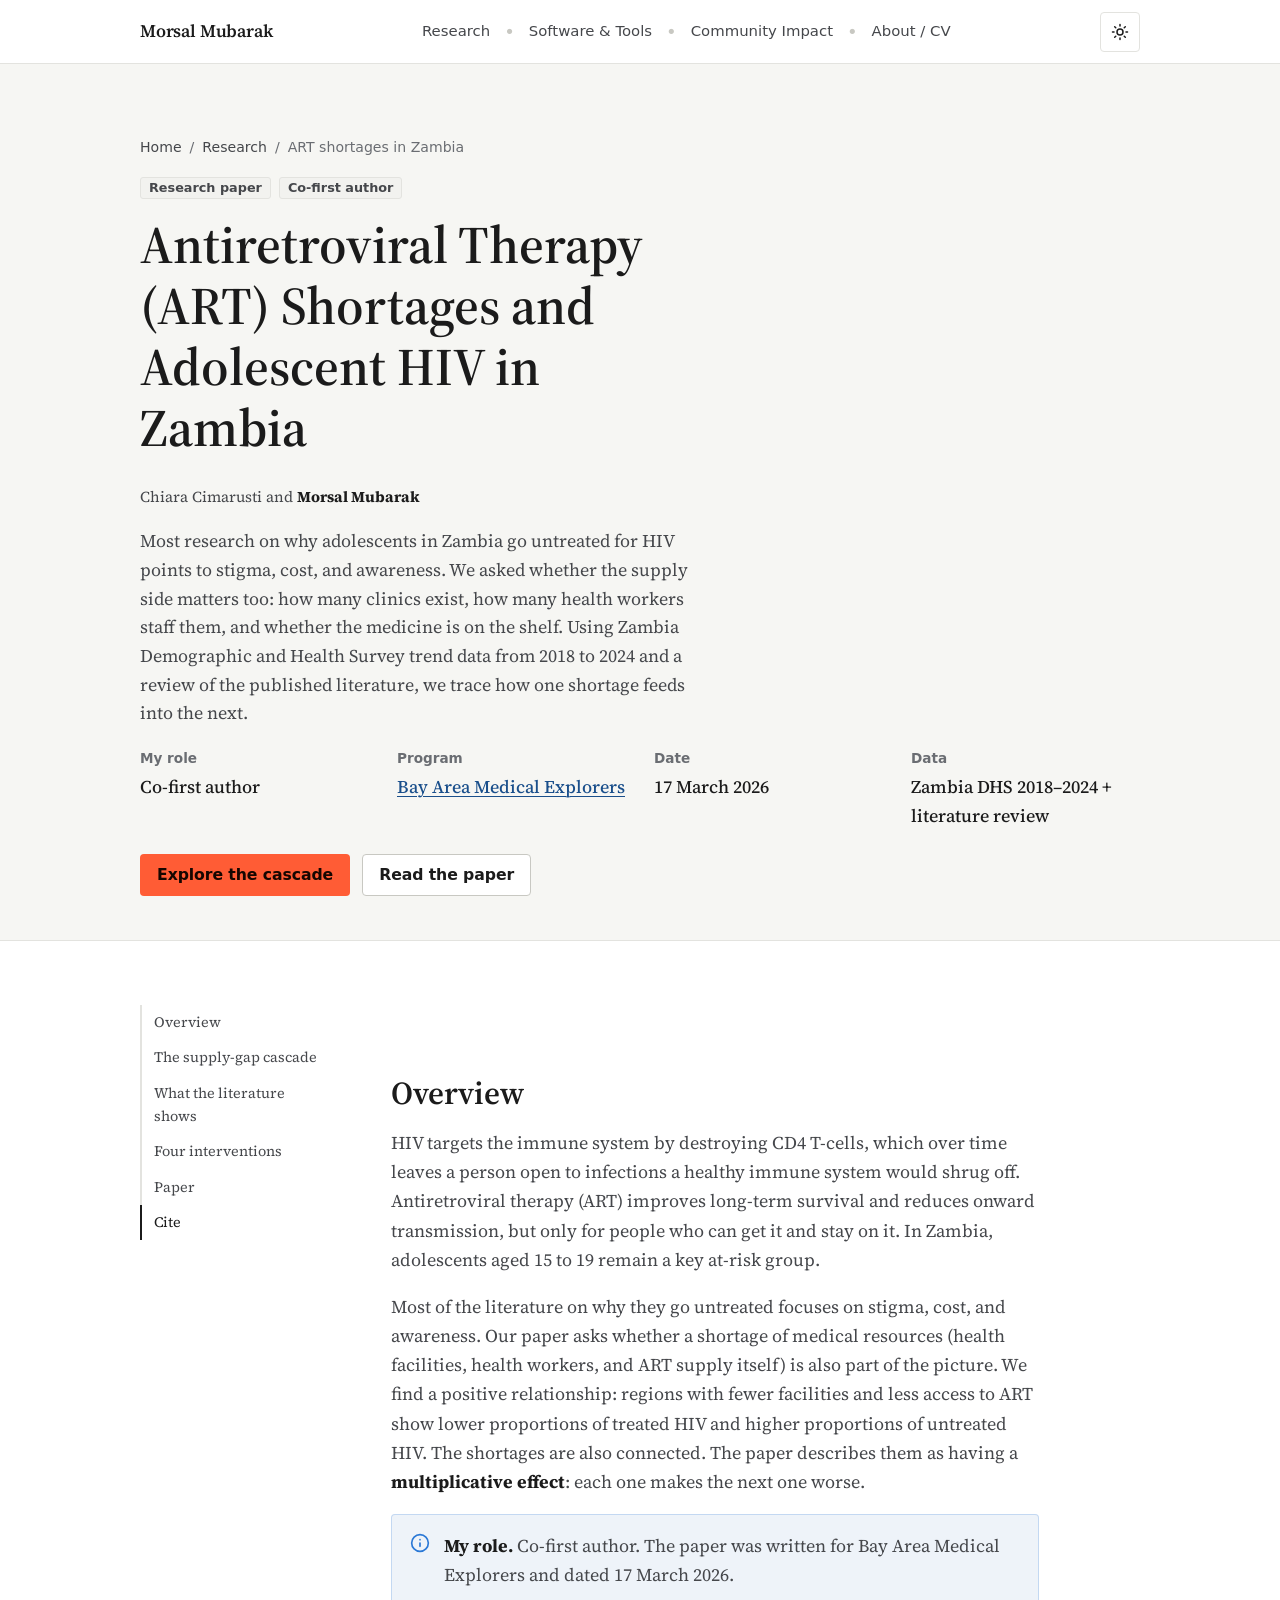
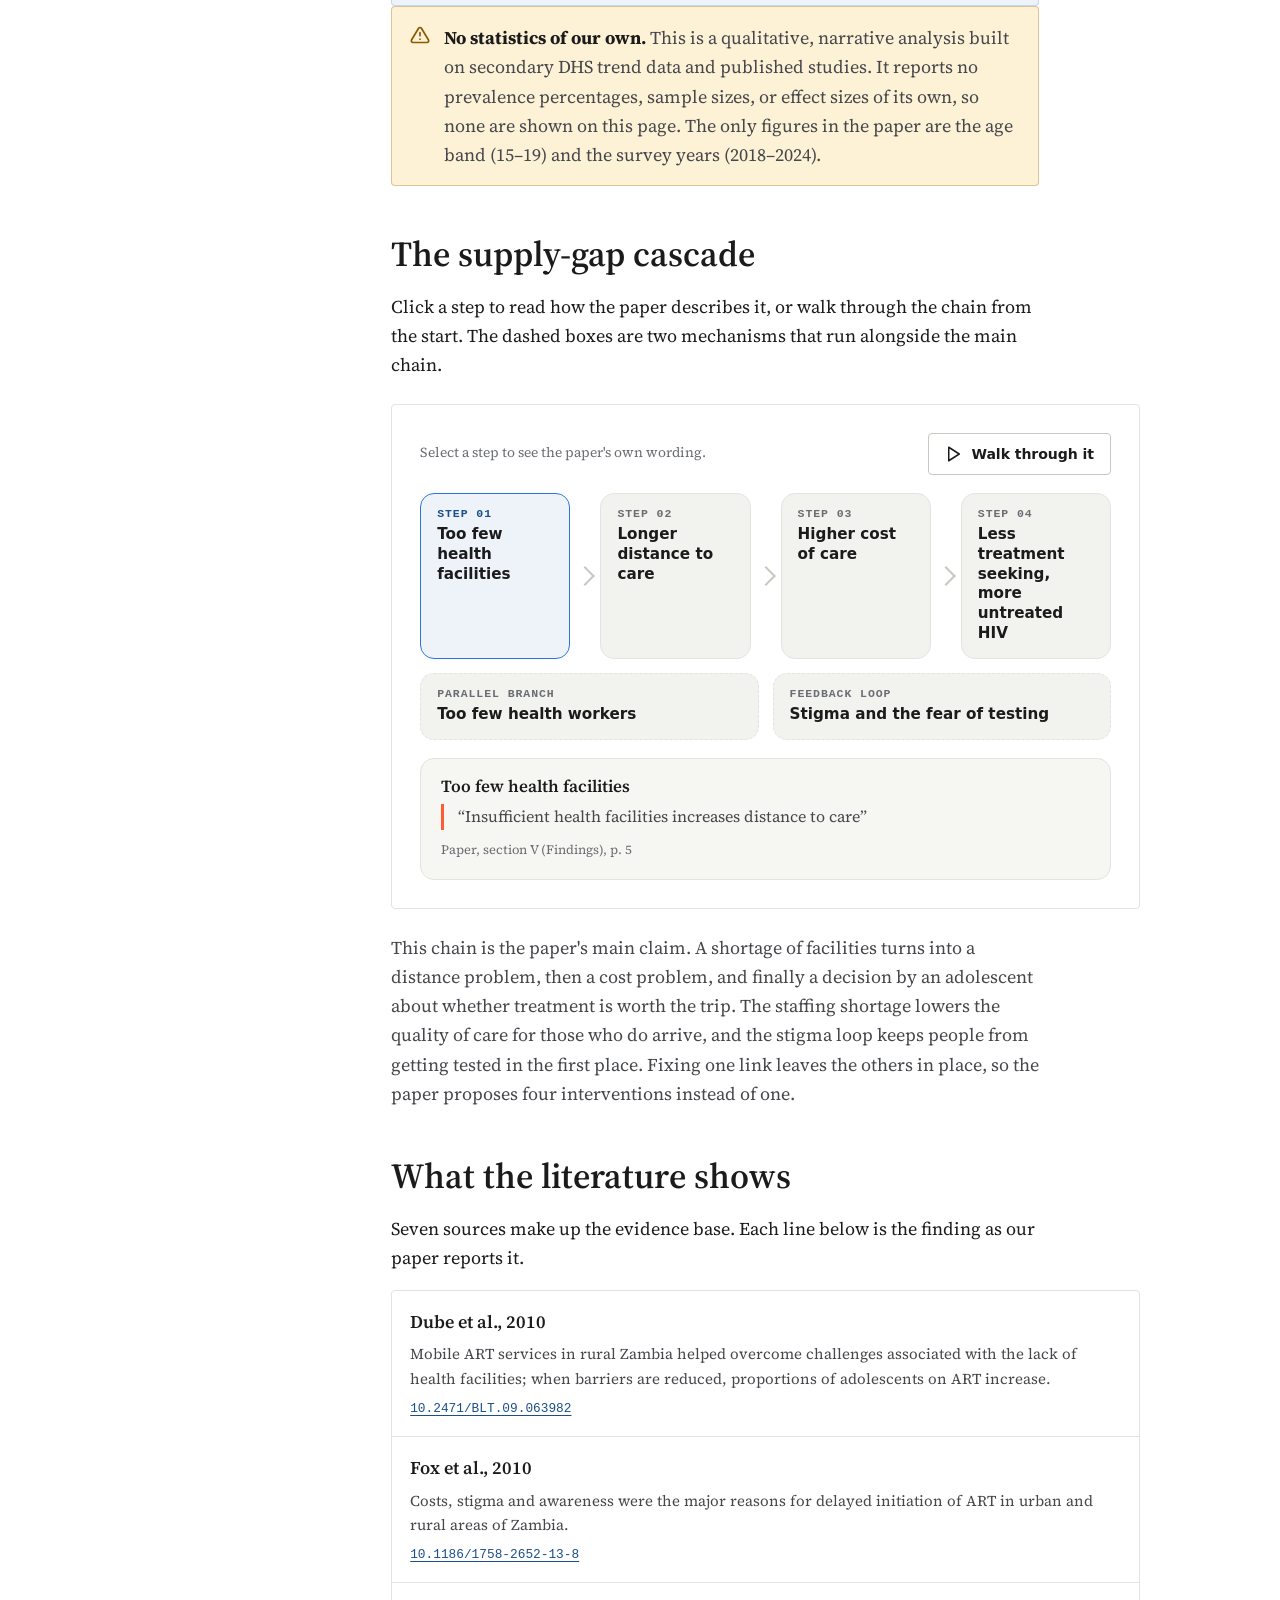
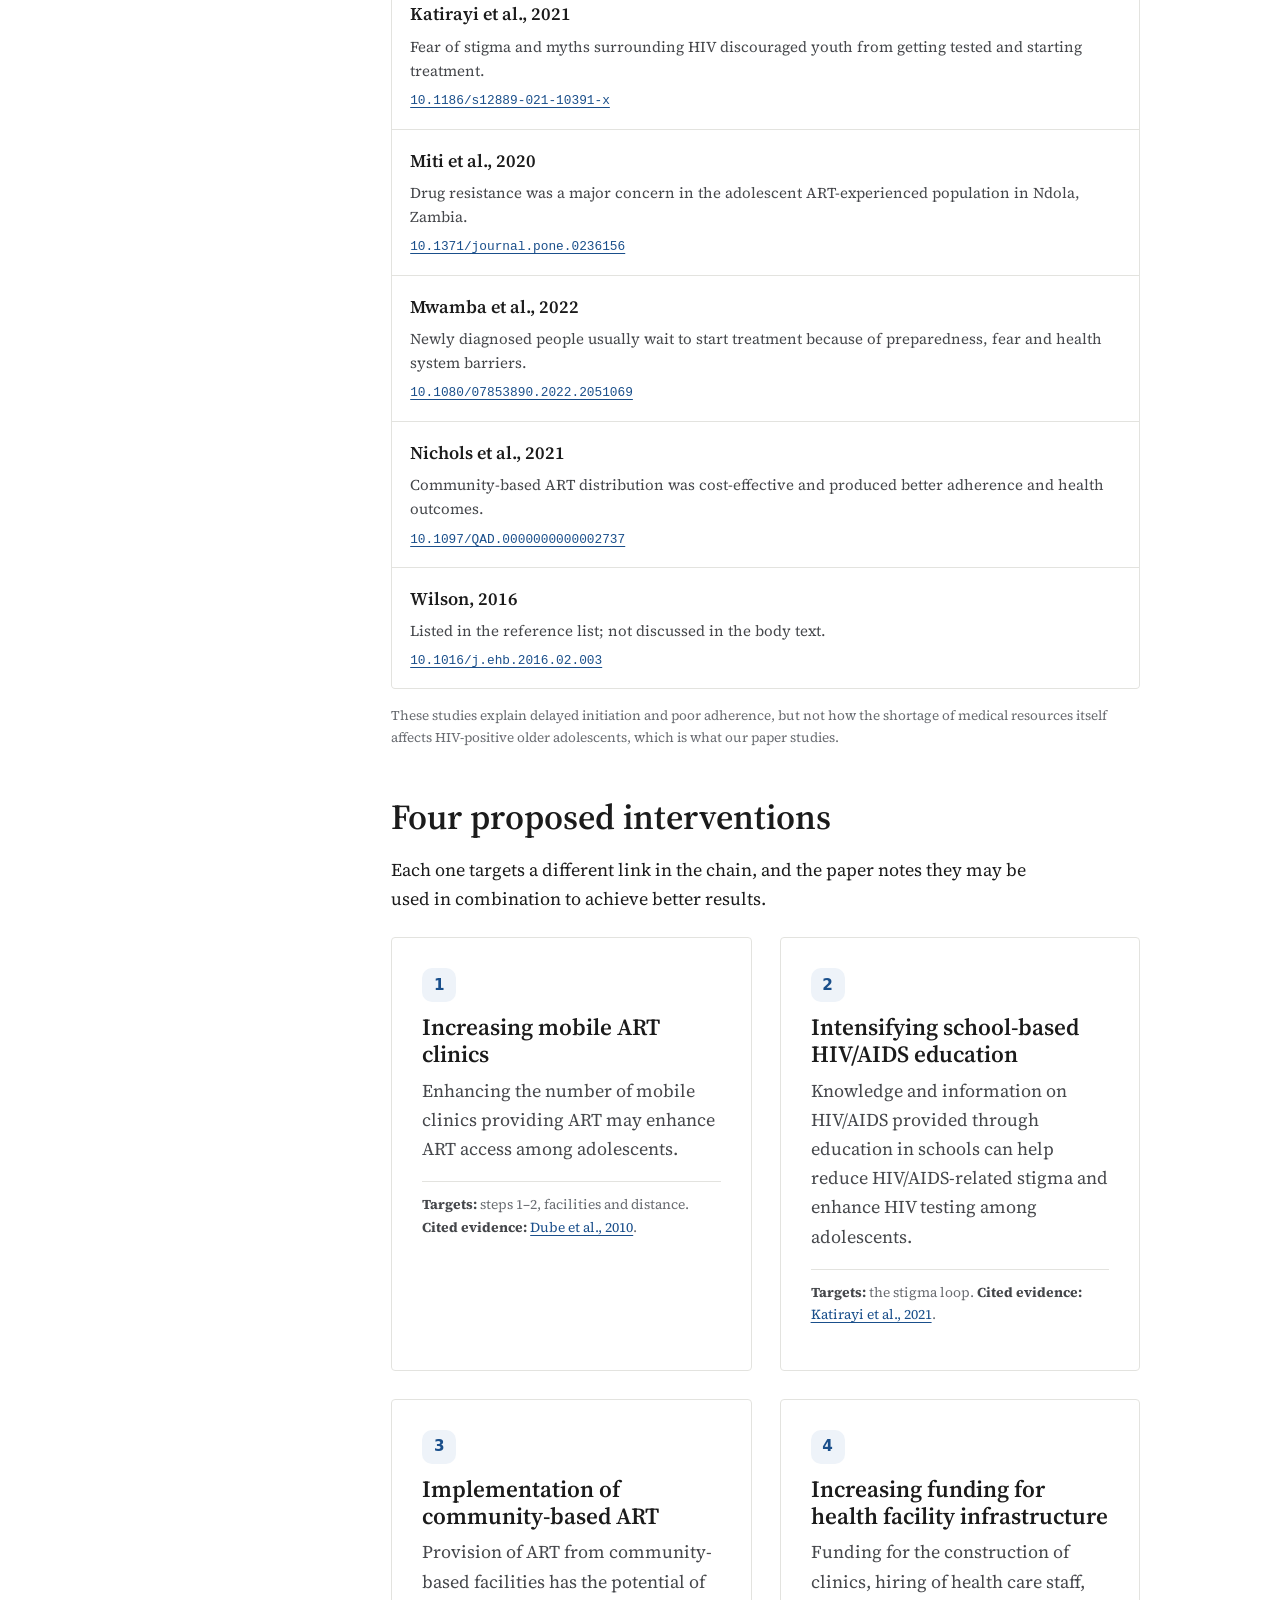
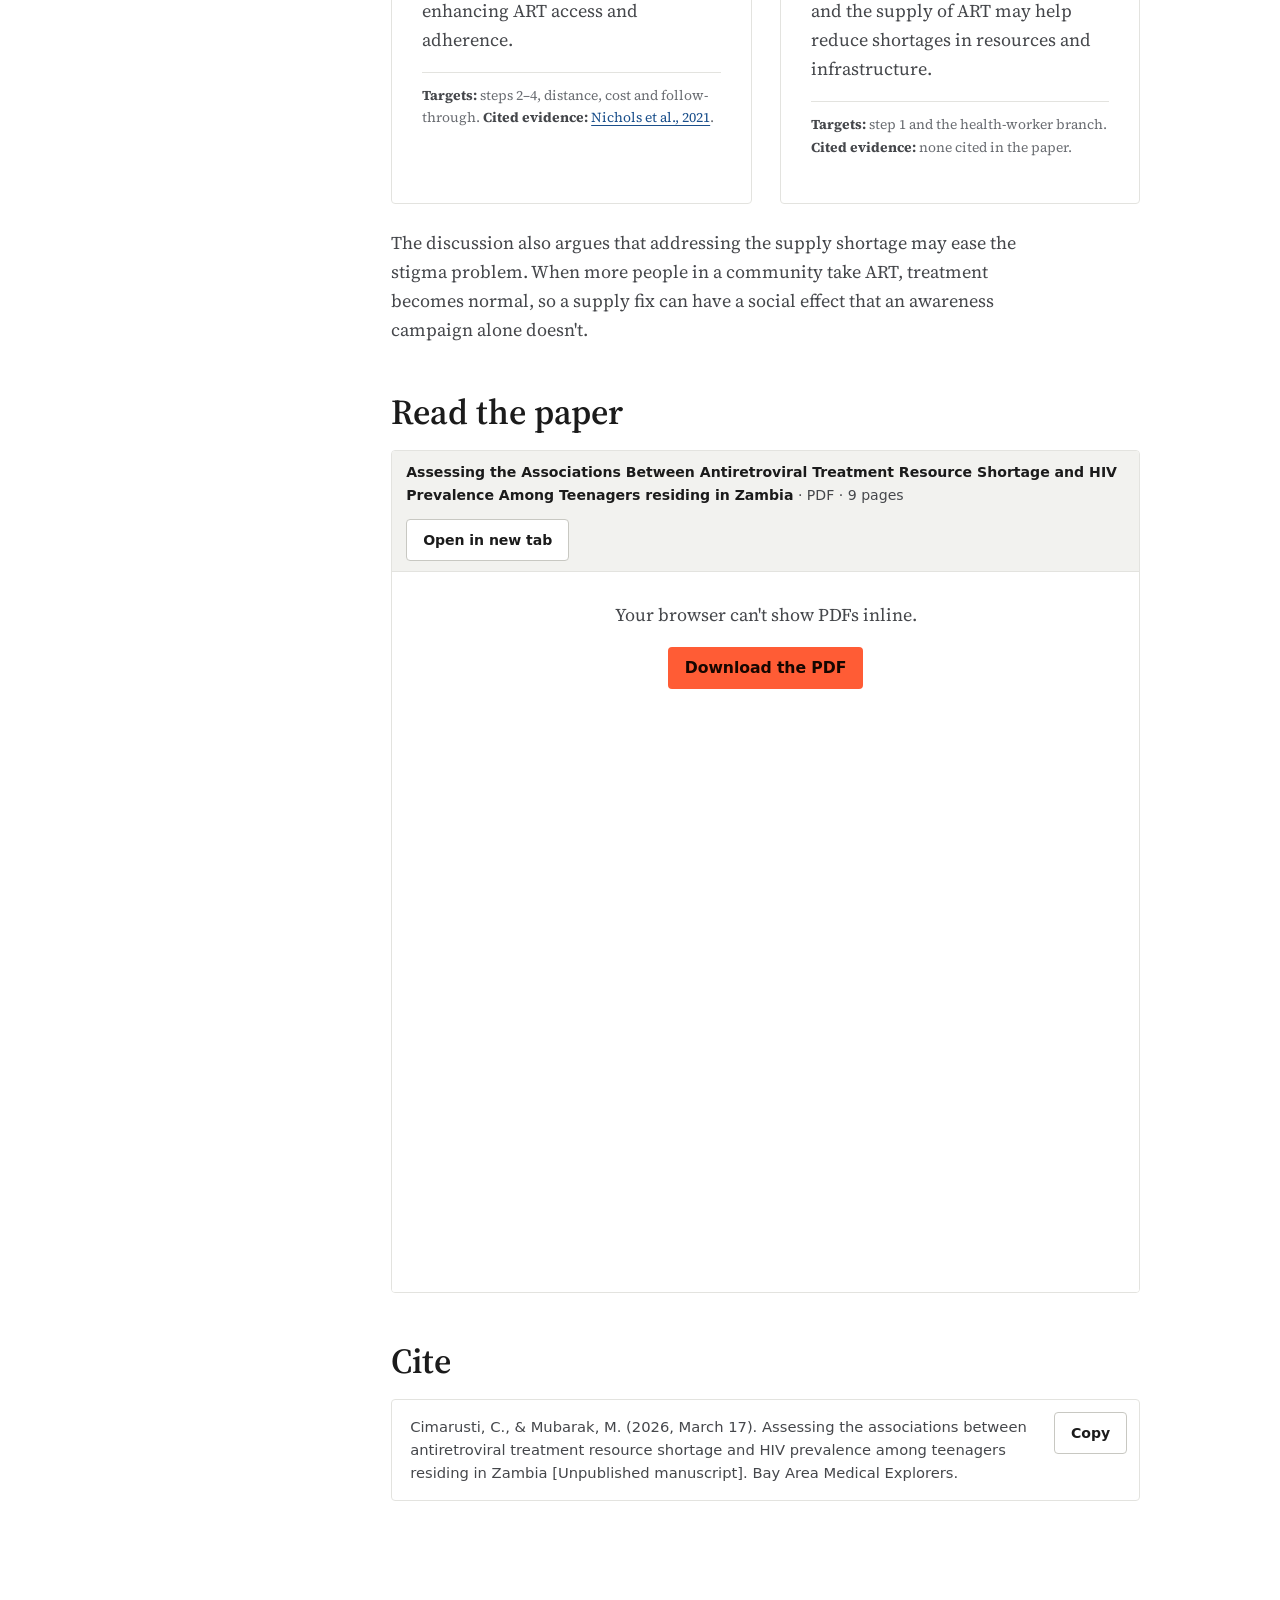
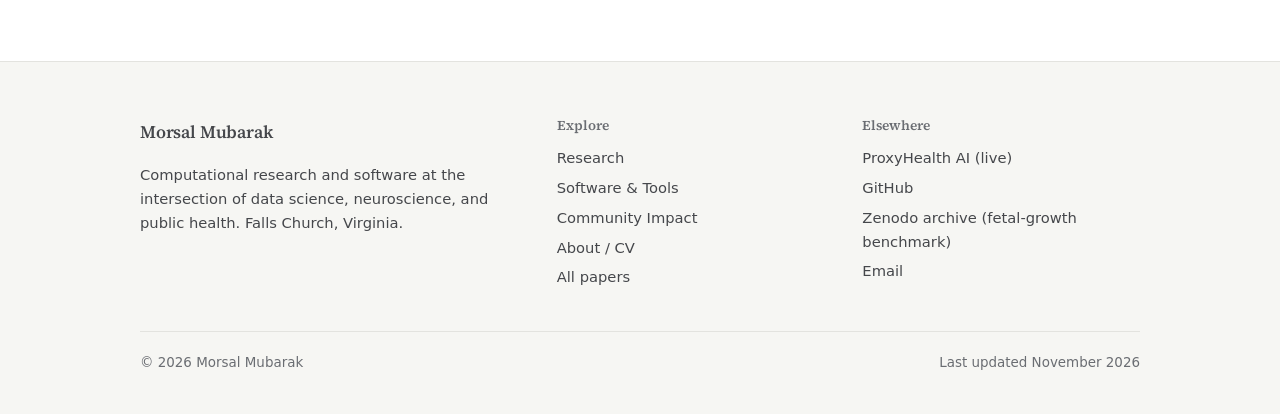
<file: research/zambia-art.html>
<!doctype html>
<html lang="en" class="no-js">
<head>
  <meta charset="utf-8">
  <meta name="viewport" content="width=device-width, initial-scale=1">
  <title>ART Shortages &amp; Adolescent HIV in Zambia | Morsal Mubarak</title>
  <meta name="description" content="A co-first-authored paper asking whether shortages of clinics, health workers and antiretroviral therapy — not only stigma and cost — shape HIV outcomes for adolescents aged 15–19 in Zambia.">
  <meta property="og:title" content="ART Shortages &amp; Adolescent HIV in Zambia | Morsal Mubarak">
  <meta property="og:description" content="A co-first-authored paper asking whether shortages of clinics, health workers and antiretroviral therapy — not only stigma and cost — shape HIV outcomes for adolescents aged 15–19 in Zambia.">
  <meta property="og:type" content="article">
  <meta name="theme-color" content="#f8f7f3" media="(prefers-color-scheme: light)">
  <meta name="theme-color" content="#0b0f17" media="(prefers-color-scheme: dark)">
  <link rel="icon" href="../assets/img/favicon.svg" type="image/svg+xml">
  <link rel="preconnect" href="https://fonts.googleapis.com">
  <link rel="preconnect" href="https://fonts.gstatic.com" crossorigin>
  <link href="https://fonts.googleapis.com/css2?family=Source+Serif+4:ital,opsz,wght@0,8..60,400;0,8..60,600;0,8..60,700;1,8..60,400&display=swap" rel="stylesheet">
  <link rel="stylesheet" href="../assets/css/site.css">
  <script>try{var t=localStorage.getItem('theme');if(t)document.documentElement.setAttribute('data-theme',t)}catch(e){}</script>
  <style>
    .cascade { background: var(--surface); border: 1px solid var(--line); border-radius: var(--radius); padding: clamp(16px, 2.6vw, 28px); }
    .casc-bar { display: flex; flex-wrap: wrap; gap: 10px; align-items: center; justify-content: space-between; margin-bottom: 18px; }
    .casc-bar p { margin: 0; color: var(--ink-3); font-size: .86rem; }
    .casc-chain { list-style: none; margin: 0; padding: 0; display: grid; grid-template-columns: repeat(4, minmax(0, 1fr)); gap: 30px; }
    .casc-chain li { margin: 0; position: relative; }
    .casc-chain li + li::before {
      content: ""; position: absolute; left: -22px; top: 50%; width: 14px; height: 14px;
      border-top: 2px solid var(--line-strong); border-right: 2px solid var(--line-strong);
      transform: translateY(-50%) rotate(45deg); pointer-events: none;
    }
    .casc-node {
      width: 100%; height: 100%; text-align: left; cursor: pointer; display: flex; flex-direction: column; gap: 6px;
      background: var(--surface-2); border: 1px solid var(--line); border-radius: 14px; padding: 14px 16px; color: var(--ink);
      font: 600 .95rem/1.3 var(--font-sans); transition: transform .15s var(--ease), border-color .15s, background .15s, box-shadow .15s;
    }
    .casc-node:hover { transform: translateY(-2px); border-color: var(--line-strong); box-shadow: var(--shadow); }
    .casc-node .step-no { font: 600 .72rem/1 var(--font-mono); letter-spacing: .08em; text-transform: uppercase; color: var(--ink-3); }
    .casc-node[aria-pressed="true"] { background: var(--brand-soft); border-color: var(--brand-2); box-shadow: var(--shadow-sm); }
    .casc-node[aria-pressed="true"] .step-no { color: var(--brand); }
    .casc-node.outcome[aria-pressed="true"] { background: var(--warn-soft); border-color: var(--warn); }
    .casc-node.outcome[aria-pressed="true"] .step-no { color: var(--warn); }
    .casc-extra { display: grid; grid-template-columns: repeat(2, minmax(0, 1fr)); gap: 14px; margin-top: 14px; }
    .casc-extra .casc-node { border-style: dashed; }
    .casc-detail { margin-top: 18px; border: 1px solid var(--line); border-radius: 14px; background: var(--bg-tint); padding: 18px 20px; }
    .casc-detail h4 { margin: 0 0 8px; font-size: 1.06rem; }
    .casc-detail .quote { margin: 0; color: var(--ink-2); border-left: 3px solid var(--accent); padding-left: 14px; font-size: 1rem; }
    .casc-detail .src-line { display: block; margin-top: 10px; color: var(--ink-3); font-size: .8rem; }
    @media (max-width: 860px) {
      .casc-chain { grid-template-columns: minmax(0, 1fr); gap: 28px; }
      .casc-chain li + li::before { left: 50%; top: -21px; transform: translateX(-50%) rotate(135deg); }
      .casc-extra { grid-template-columns: minmax(0, 1fr); }
    }
    .ref-list { list-style: none; margin: 0; padding: 0; display: grid; gap: 1px; background: var(--line); border: 1px solid var(--line); border-radius: var(--radius); overflow: hidden; }
    .ref-list li { margin: 0; background: var(--surface); padding: 16px 18px; }
    .ref-list .who { font-weight: 600; color: var(--ink); }
    .ref-list p { margin: 6px 0 0; color: var(--ink-2); font-size: .94rem; }
    .ref-list a { font: 500 .8rem/1.6 var(--font-mono); }
    .iv-card .num { display: inline-grid; place-items: center; width: 34px; height: 34px; border-radius: 10px; background: var(--brand-soft); color: var(--brand); font: 700 .95rem/1 var(--font-sans); margin-bottom: 12px; }
    .iv-card .evidence { margin-top: 14px; padding-top: 12px; border-top: 1px solid var(--line); font-size: .86rem; color: var(--ink-3); }
    .iv-card .evidence strong { color: var(--ink-2); }
  </style>
</head>
<body>
  <a class="skip-link" href="#main">Skip to content</a>
  <header class="site-header">
    <div class="container">
      <a class="brand-mark" href="../index.html" aria-label="Morsal Mubarak, home"><span class="mono">MM</span><span>Morsal Mubarak</span></a>
      <nav class="nav" id="site-nav" aria-label="Primary">
        <a href="../index.html#research">Research</a><span class="sep" aria-hidden="true">•</span>
        <a href="../index.html#software">Software &amp; Tools</a><span class="sep" aria-hidden="true">•</span>
        <a href="../index.html#community">Community Impact</a><span class="sep" aria-hidden="true">•</span>
        <a href="../index.html#about">About / CV</a>
      </nav>
      <div class="header-actions">
        <button class="icon-btn theme-toggle" type="button" aria-label="Toggle color theme">
          <svg class="sun" viewBox="0 0 24 24" fill="none" stroke="currentColor" stroke-width="2" stroke-linecap="round" stroke-linejoin="round" aria-hidden="true"><circle cx="12" cy="12" r="4"/><path d="M12 2v2M12 20v2M4.93 4.93l1.41 1.41M17.66 17.66l1.41 1.41M2 12h2M20 12h2M6.34 17.66l-1.41 1.41M19.07 4.93l-1.41 1.41"/></svg>
          <svg class="moon" viewBox="0 0 24 24" fill="none" stroke="currentColor" stroke-width="2" stroke-linecap="round" stroke-linejoin="round" aria-hidden="true"><path d="M12 3a6 6 0 0 0 9 9 9 9 0 1 1-9-9Z"/></svg>
        </button>
        <button class="icon-btn menu-btn" type="button" aria-label="Open menu" aria-expanded="false" aria-controls="site-nav">
          <svg viewBox="0 0 24 24" fill="none" stroke="currentColor" stroke-width="2" stroke-linecap="round" aria-hidden="true"><path d="M4 6h16M4 12h16M4 18h16"/></svg>
        </button>
      </div>
    </div>
  </header>

  <main id="main">
    <section class="page-hero">
      <div class="container">
        <nav class="breadcrumb" aria-label="Breadcrumb"><a href="../index.html">Home</a><span aria-hidden="true">/</span><a href="../index.html#research">Research</a><span aria-hidden="true">/</span><span aria-current="page">ART shortages in Zambia</span></nav>
        <div class="flex wrap gap-1 mb-2"><span class="badge plain">Research paper</span><span class="badge plain">Co-first author</span></div>
        <h1>Antiretroviral Therapy (ART) Shortages and Adolescent HIV in Zambia</h1>
        <p class="byline">Chiara Cimarusti and <strong>Morsal Mubarak</strong></p>
        <p class="lede">Most research on why adolescents in Zambia go untreated for HIV points to stigma, cost, and awareness. We asked whether the supply side matters too: how many clinics exist, how many health workers staff them, and whether the medicine is on the shelf. Using Zambia Demographic and Health Survey trend data from 2018 to 2024 and a review of the published literature, we trace how one shortage feeds into the next.</p>
        <dl class="facts">
          <div><dt>My role</dt><dd>Co-first author</dd></div>
          <div><dt>Program</dt><dd><a href="https://www.bayareamedicalexplorers.com/" target="_blank" rel="noopener">Bay Area Medical Explorers</a></dd></div>
          <div><dt>Date</dt><dd>17 March 2026</dd></div>
          <div><dt>Data</dt><dd>Zambia DHS 2018–2024 + literature review</dd></div>
        </dl>
        <div class="btn-row mt-3">
          <a class="btn btn-primary" href="#cascade">Explore the cascade</a>
          <a class="btn" href="#paper">Read the paper</a>
        </div>
      </div>
    </section>

    <div class="container section" style="padding-top:clamp(36px,5vw,64px)">
      <div class="with-toc">
        <aside><nav class="toc" aria-label="On this page">
          <a href="#overview">Overview</a><a href="#cascade">The supply-gap cascade</a><a href="#evidence">What the literature shows</a><a href="#interventions">Four interventions</a><a href="#paper">Paper</a><a href="#cite">Cite</a>
        </nav></aside>
        <div>
          <section id="overview" class="prose block">
            <h2>Overview</h2>
            <p>HIV targets the immune system by destroying CD4 T-cells, which over time leaves a person open to infections a healthy immune system would shrug off. Antiretroviral therapy (ART) improves long-term survival and reduces onward transmission, but only for people who can get it and stay on it. In Zambia, adolescents aged 15 to 19 remain a key at-risk group.</p>
            <p>Most of the literature on why they go untreated focuses on stigma, cost, and awareness. Our paper asks whether a shortage of medical resources (health facilities, health workers, and ART supply itself) is also part of the picture. We find a positive relationship: regions with fewer facilities and less access to ART show lower proportions of treated HIV and higher proportions of untreated HIV. The shortages are also connected. The paper describes them as having a <strong>multiplicative effect</strong>: each one makes the next one worse.</p>
            <div class="callout"><svg viewBox="0 0 24 24" fill="none" stroke="currentColor" stroke-width="2" stroke-linecap="round" stroke-linejoin="round" aria-hidden="true"><circle cx="12" cy="12" r="10"/><path d="M12 16v-4M12 8h.01"/></svg><p><strong>My role.</strong> Co-first author. The paper was written for Bay Area Medical Explorers and dated 17 March 2026.</p></div>
            <div class="callout warn"><svg viewBox="0 0 24 24" fill="none" stroke="currentColor" stroke-width="2" stroke-linecap="round" stroke-linejoin="round" aria-hidden="true"><path d="M10.3 3.9 1.8 18a2 2 0 0 0 1.7 3h17a2 2 0 0 0 1.7-3L13.7 3.9a2 2 0 0 0-3.4 0Z"/><path d="M12 9v4M12 17h.01"/></svg><p><strong>No statistics of our own.</strong> This is a qualitative, narrative analysis built on secondary DHS trend data and published studies. It reports no prevalence percentages, sample sizes, or effect sizes of its own, so none are shown on this page. The only figures in the paper are the age band (15–19) and the survey years (2018–2024).</p></div>
          </section>

          <section id="cascade" class="block">
            <h2 class="prose">The supply-gap cascade</h2>
            <p class="prose">Click a step to read how the paper describes it, or walk through the chain from the start. The dashed boxes are two mechanisms that run alongside the main chain.</p>
            <div class="cascade mt-3">
              <div class="casc-bar">
                <p>Select a step to see the paper's own wording.</p>
                <button class="btn btn-sm" type="button" id="casc-play">
                  <svg viewBox="0 0 24 24" fill="none" stroke="currentColor" stroke-width="2" stroke-linecap="round" stroke-linejoin="round" aria-hidden="true"><path d="m5 3 14 9-14 9V3Z"/></svg>
                  <span class="label">Walk through it</span>
                </button>
              </div>
              <ol class="casc-chain" id="casc-chain">
                <li><button class="casc-node" type="button" data-node="0" aria-pressed="true" aria-controls="casc-detail"><span class="step-no">Step 01</span><span>Too few health facilities</span></button></li>
                <li><button class="casc-node" type="button" data-node="1" aria-pressed="false" aria-controls="casc-detail"><span class="step-no">Step 02</span><span>Longer distance to care</span></button></li>
                <li><button class="casc-node" type="button" data-node="2" aria-pressed="false" aria-controls="casc-detail"><span class="step-no">Step 03</span><span>Higher cost of care</span></button></li>
                <li><button class="casc-node outcome" type="button" data-node="3" aria-pressed="false" aria-controls="casc-detail"><span class="step-no">Step 04</span><span>Less treatment seeking, more untreated HIV</span></button></li>
              </ol>
              <div class="casc-extra">
                <button class="casc-node" type="button" data-node="4" aria-pressed="false" aria-controls="casc-detail"><span class="step-no">Parallel branch</span><span>Too few health workers</span></button>
                <button class="casc-node" type="button" data-node="5" aria-pressed="false" aria-controls="casc-detail"><span class="step-no">Feedback loop</span><span>Stigma and the fear of testing</span></button>
              </div>
              <div class="casc-detail" id="casc-detail" role="status" aria-live="polite">
                <h4 id="casc-title">Too few health facilities</h4>
                <p class="quote" id="casc-quote">“Insufficient health facilities increases distance to care”</p>
                <span class="src-line" id="casc-src">Paper, section V (Findings), p. 5</span>
              </div>
            </div>
            <div class="prose mt-3">
              <p>This chain is the paper's main claim. A shortage of facilities turns into a distance problem, then a cost problem, and finally a decision by an adolescent about whether treatment is worth the trip. The staffing shortage lowers the quality of care for those who do arrive, and the stigma loop keeps people from getting tested in the first place. Fixing one link leaves the others in place, so the paper proposes four interventions instead of one.</p>
            </div>
          </section>

          <section id="evidence" class="block">
            <h2 class="prose">What the literature shows</h2>
            <p class="prose">Seven sources make up the evidence base. Each line below is the finding as our paper reports it.</p>
            <ul class="ref-list">
              <li><span class="who">Dube et al., 2010</span><p>Mobile ART services in rural Zambia helped overcome challenges associated with the lack of health facilities; when barriers are reduced, proportions of adolescents on ART increase.</p><a href="https://doi.org/10.2471/BLT.09.063982" target="_blank" rel="noopener">10.2471/BLT.09.063982</a></li>
              <li><span class="who">Fox et al., 2010</span><p>Costs, stigma and awareness were the major reasons for delayed initiation of ART in urban and rural areas of Zambia.</p><a href="https://doi.org/10.1186/1758-2652-13-8" target="_blank" rel="noopener">10.1186/1758-2652-13-8</a></li>
              <li><span class="who">Katirayi et al., 2021</span><p>Fear of stigma and myths surrounding HIV discouraged youth from getting tested and starting treatment.</p><a href="https://doi.org/10.1186/s12889-021-10391-x" target="_blank" rel="noopener">10.1186/s12889-021-10391-x</a></li>
              <li><span class="who">Miti et al., 2020</span><p>Drug resistance was a major concern in the adolescent ART-experienced population in Ndola, Zambia.</p><a href="https://doi.org/10.1371/journal.pone.0236156" target="_blank" rel="noopener">10.1371/journal.pone.0236156</a></li>
              <li><span class="who">Mwamba et al., 2022</span><p>Newly diagnosed people usually wait to start treatment because of preparedness, fear and health system barriers.</p><a href="https://doi.org/10.1080/07853890.2022.2051069" target="_blank" rel="noopener">10.1080/07853890.2022.2051069</a></li>
              <li><span class="who">Nichols et al., 2021</span><p>Community-based ART distribution was cost-effective and produced better adherence and health outcomes.</p><a href="https://doi.org/10.1097/QAD.0000000000002737" target="_blank" rel="noopener">10.1097/QAD.0000000000002737</a></li>
              <li><span class="who">Wilson, 2016</span><p>Listed in the reference list; not discussed in the body text.</p><a href="https://doi.org/10.1016/j.ehb.2016.02.003" target="_blank" rel="noopener">10.1016/j.ehb.2016.02.003</a></li>
            </ul>
            <p class="mini-note muted mt-2" style="font-size:.84rem">These studies explain delayed initiation and poor adherence, but not how the shortage of medical resources itself affects HIV-positive older adolescents, which is what our paper studies.</p>
          </section>

          <section id="interventions" class="block">
            <h2 class="prose">Four proposed interventions</h2>
            <p class="prose">Each one targets a different link in the chain, and the paper notes they may be used in combination to achieve better results.</p>
            <div class="grid grid-2 mt-3">
              <article class="card interactive iv-card">
                <span class="num">1</span>
                <h3>Increasing mobile ART clinics</h3>
                <p>Enhancing the number of mobile clinics providing ART may enhance ART access among adolescents.</p>
                <p class="evidence"><strong>Targets:</strong> steps 1–2, facilities and distance. <strong>Cited evidence:</strong> <a href="https://doi.org/10.2471/BLT.09.063982" target="_blank" rel="noopener">Dube et al., 2010</a>.</p>
              </article>
              <article class="card interactive iv-card">
                <span class="num">2</span>
                <h3>Intensifying school-based HIV/AIDS education</h3>
                <p>Knowledge and information on HIV/AIDS provided through education in schools can help reduce HIV/AIDS-related stigma and enhance HIV testing among adolescents.</p>
                <p class="evidence"><strong>Targets:</strong> the stigma loop. <strong>Cited evidence:</strong> <a href="https://doi.org/10.1186/s12889-021-10391-x" target="_blank" rel="noopener">Katirayi et al., 2021</a>.</p>
              </article>
              <article class="card interactive iv-card">
                <span class="num">3</span>
                <h3>Implementation of community-based ART</h3>
                <p>Provision of ART from community-based facilities has the potential of enhancing ART access and adherence.</p>
                <p class="evidence"><strong>Targets:</strong> steps 2–4, distance, cost and follow-through. <strong>Cited evidence:</strong> <a href="https://doi.org/10.1097/QAD.0000000000002737" target="_blank" rel="noopener">Nichols et al., 2021</a>.</p>
              </article>
              <article class="card interactive iv-card">
                <span class="num">4</span>
                <h3>Increasing funding for health facility infrastructure</h3>
                <p>Funding for the construction of clinics, hiring of health care staff, and the supply of ART may help reduce shortages in resources and infrastructure.</p>
                <p class="evidence"><strong>Targets:</strong> step 1 and the health-worker branch. <strong>Cited evidence:</strong> none cited in the paper.</p>
              </article>
            </div>
            <div class="prose mt-3">
              <p>The discussion also argues that addressing the supply shortage may ease the stigma problem. When more people in a community take ART, treatment becomes normal, so a supply fix can have a social effect that an awareness campaign alone doesn't.</p>
            </div>
          </section>

          <section id="paper" class="block">
            <h2 class="prose">Read the paper</h2>
            <div class="embed">
              <div class="embed-bar"><span><strong>Assessing the Associations Between Antiretroviral Treatment Resource Shortage and HIV Prevalence Among Teenagers residing in Zambia</strong> · PDF · 9 pages</span><a class="btn btn-sm" href="../papers/Cimarusti-Mubarak_2026_Zambia-ART-Shortages.pdf" target="_blank" rel="noopener">Open in new tab</a></div>
              <object data="../papers/Cimarusti-Mubarak_2026_Zambia-ART-Shortages.pdf#view=FitH" type="application/pdf" aria-label="ART shortages and adolescent HIV in Zambia, full paper PDF">
                <div class="fallback"><p>Your browser can't show PDFs inline.</p><a class="btn btn-primary" href="../papers/Cimarusti-Mubarak_2026_Zambia-ART-Shortages.pdf">Download the PDF</a></div>
              </object>
            </div>
          </section>

          <section id="cite" class="block">
            <h2 class="prose">Cite</h2>
            <div class="citation"><span id="cite-text">Cimarusti, C., &amp; Mubarak, M. (2026, March 17). Assessing the associations between antiretroviral treatment resource shortage and HIV prevalence among teenagers residing in Zambia [Unpublished manuscript]. Bay Area Medical Explorers.</span><button class="btn btn-sm copy-btn" data-copy-target="#cite-text" type="button"><span class="label">Copy</span></button></div>
          </section>
        </div>
      </div>
    </div>
  </main>

  <footer class="site-footer">
    <div class="container">
      <div class="cols">
        <div><a class="brand-mark" href="../index.html"><span class="mono">MM</span><span>Morsal Mubarak</span></a><p class="mt-2">Computational research and software at the intersection of data science, neuroscience, and public health. Falls Church, Virginia.</p></div>
        <div><h4>Explore</h4><ul><li><a href="../index.html#research">Research</a></li><li><a href="../index.html#software">Software &amp; Tools</a></li><li><a href="../index.html#community">Community Impact</a></li><li><a href="../index.html#about">About / CV</a></li><li><a href="../papers.html">All papers</a></li></ul></div>
        <div><h4>Elsewhere</h4><ul><li><a href="https://proxyhealth-ai.onrender.com/" target="_blank" rel="noopener">ProxyHealth AI (live)</a></li><li><a href="https://github.com/mubarsad012" target="_blank" rel="noopener">GitHub</a></li><li><a href="https://doi.org/10.5281/zenodo.21894038" target="_blank" rel="noopener">Zenodo archive (fetal-growth benchmark)</a></li><li><a href="mailto:morsalmubarak9@gmail.com">Email</a></li></ul></div>
      </div>
      <div class="fine"><span>© <span data-year>2026</span> Morsal Mubarak</span><span>Last updated November 2026</span></div>
    </div>
  </footer>

  <script src="../assets/js/site.js"></script>
  <script>
  (function () {
    'use strict';
    var NODES = [
      { title: 'Too few health facilities', quote: '“Insufficient health facilities increases distance to care”', src: 'Paper, section V (Findings), p. 5' },
      { title: 'Longer distance to care', quote: '“which increases costs to care”', src: 'Paper, section V (Findings), p. 5' },
      { title: 'Higher cost of care', quote: '“and decreases the likelihood an adolescent will seek treatment”', src: 'Paper, section V (Findings), p. 5' },
      { title: 'Less treatment seeking, more untreated HIV', quote: '“Regions with fewer facilities and less access to ART have lower proportions of treated HIV and higher proportions of untreated HIV”', src: 'Paper, section V (Findings), p. 5' },
      { title: 'Parallel branch: too few health workers', quote: '“a lack of healthcare workers decreases the frequency and quality of care an adolescent may receive”', src: 'Paper, section V (Findings), pp. 5–6' },
      { title: 'Feedback loop: stigma and the fear of testing', quote: '“the lack of access to youth-friendly facilities combined with the fear of stigma results in a vicious cycle of fear to test for HIV and access treatment, ultimately leading to increased transmission and poor HIV-related outcomes among adolescents”', src: 'Paper, section VI (Discussion), p. 6' }
    ];
    var buttons = Array.prototype.slice.call(document.querySelectorAll('.casc-node'));
    var titleEl = document.getElementById('casc-title');
    var quoteEl = document.getElementById('casc-quote');
    var srcEl = document.getElementById('casc-src');
    var playBtn = document.getElementById('casc-play');
    var timer = null;

    function select(i, focus) {
      var n = NODES[i];
      if (!n) return;
      buttons.forEach(function (b) { b.setAttribute('aria-pressed', String(+b.dataset.node === i)); });
      titleEl.textContent = n.title;
      quoteEl.textContent = n.quote;
      srcEl.textContent = n.src;
      if (focus) buttons[i].focus();
    }
    function stop() {
      if (timer) { clearInterval(timer); timer = null; }
      playBtn.querySelector('.label').textContent = 'Walk through it';
    }
    buttons.forEach(function (b, i) {
      b.addEventListener('click', function () { stop(); select(+b.dataset.node); });
      b.addEventListener('keydown', function (e) {
        if (e.key !== 'ArrowRight' && e.key !== 'ArrowLeft') return;
        e.preventDefault(); stop();
        var next = (i + (e.key === 'ArrowRight' ? 1 : buttons.length - 1)) % buttons.length;
        select(+buttons[next].dataset.node, true);
      });
    });
    playBtn.addEventListener('click', function () {
      if (timer) { stop(); return; }
      var i = 0;
      select(0);
      playBtn.querySelector('.label').textContent = 'Stop';
      timer = setInterval(function () {
        i += 1;
        if (i > 3) { stop(); return; }
        select(i);
      }, 2200);
    });
  })();
  </script>
</body>
</html>
</file>
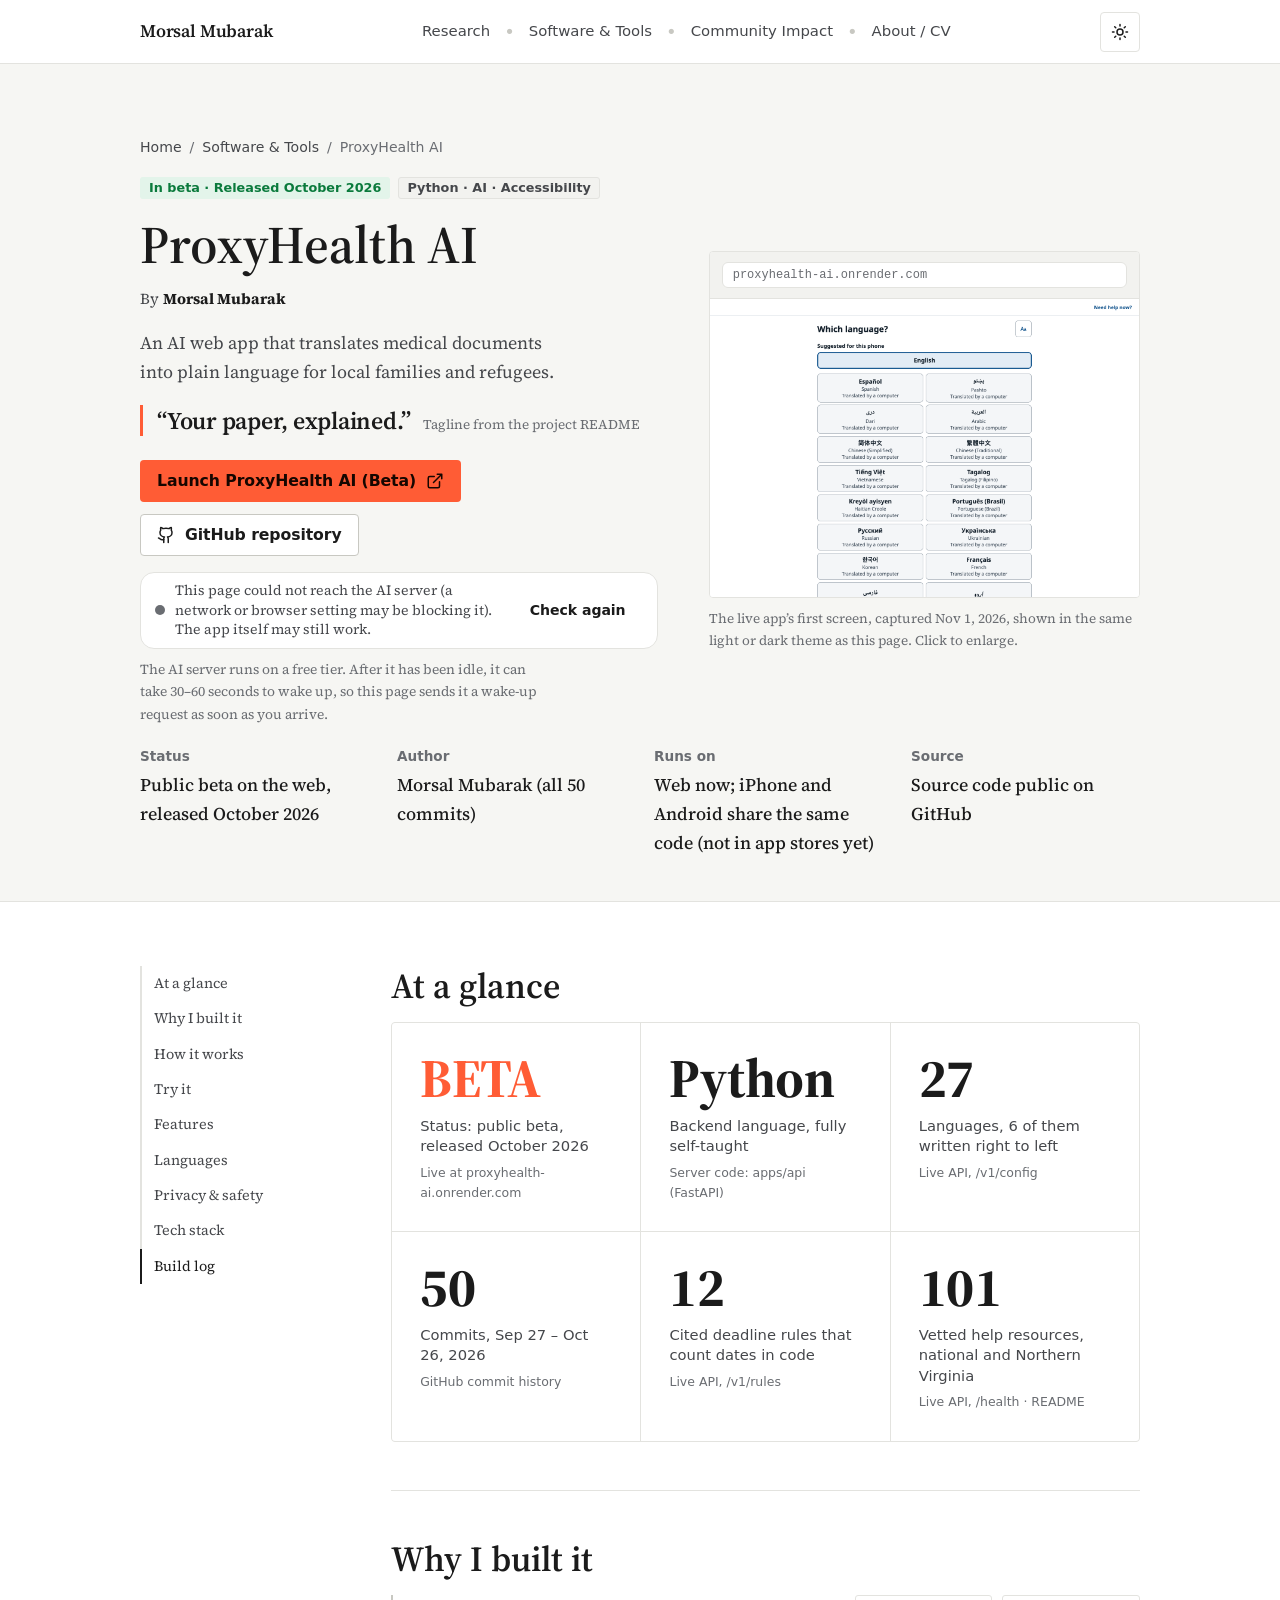
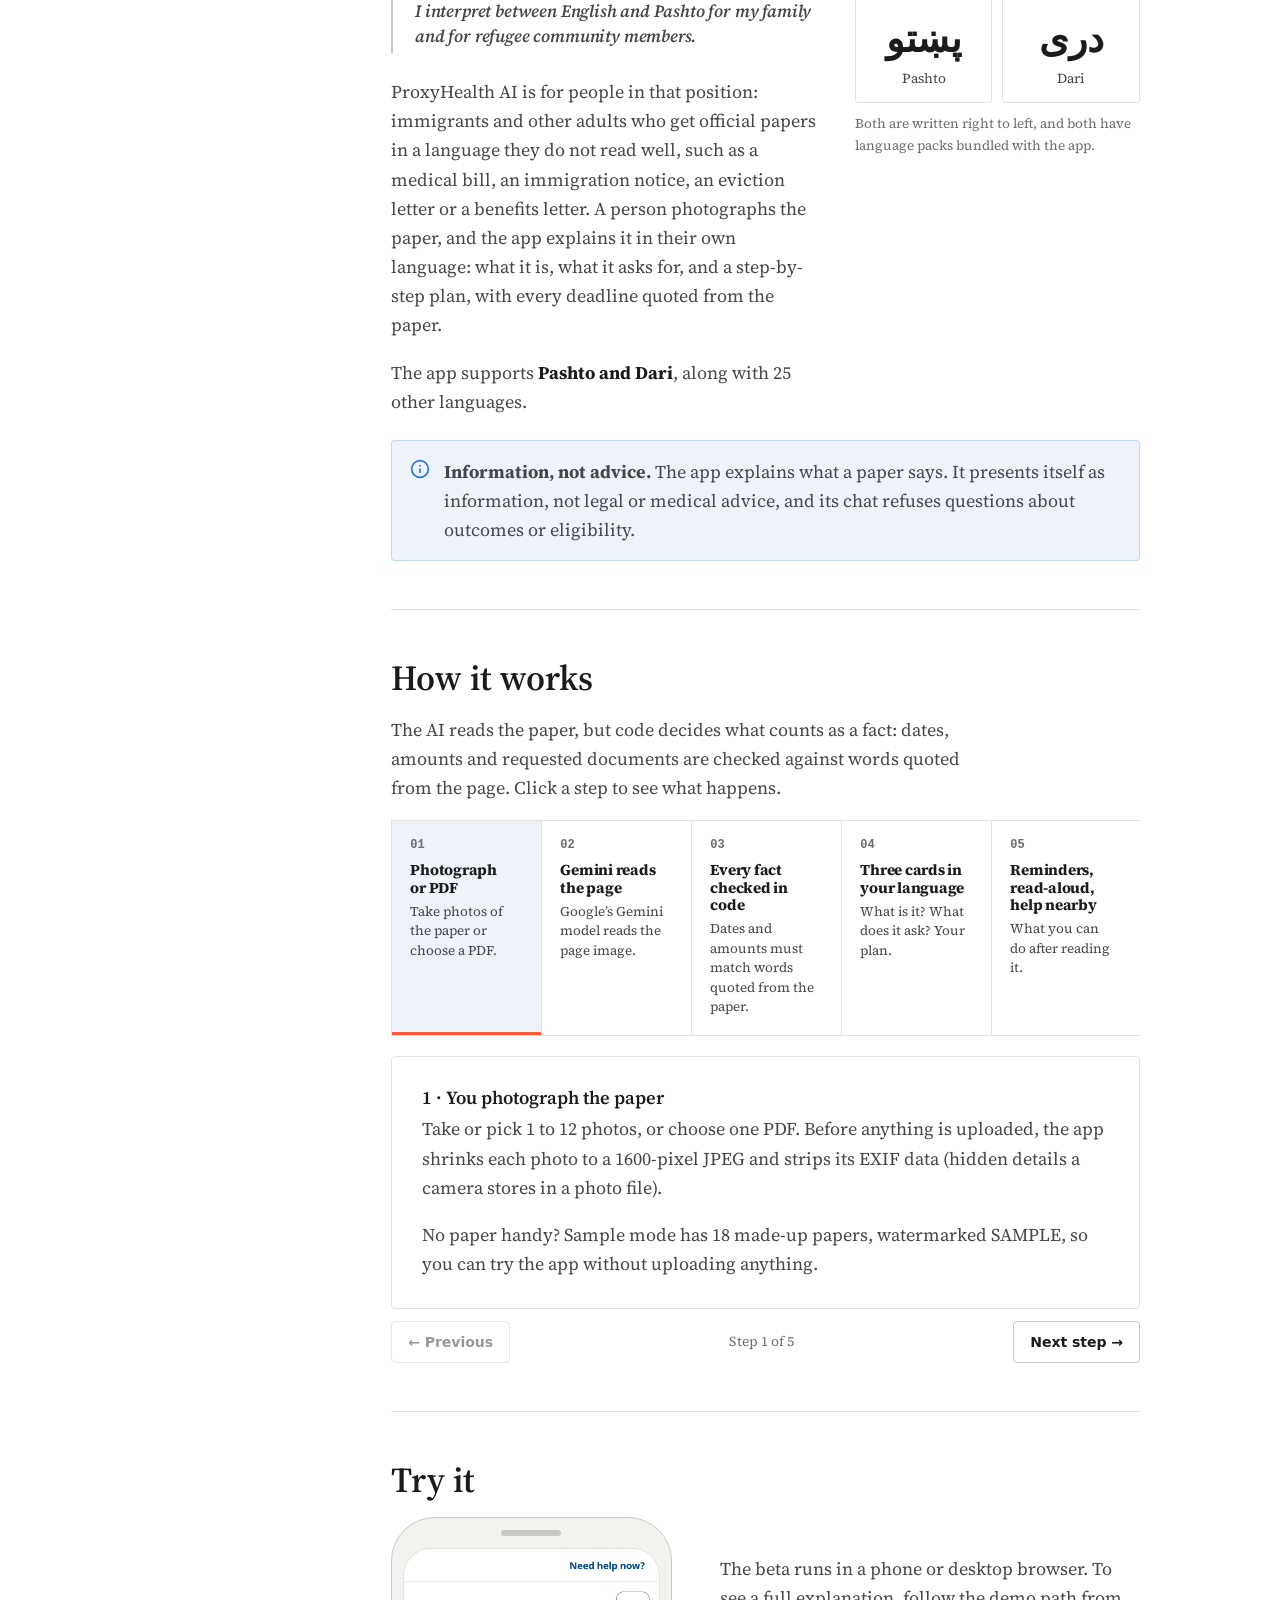
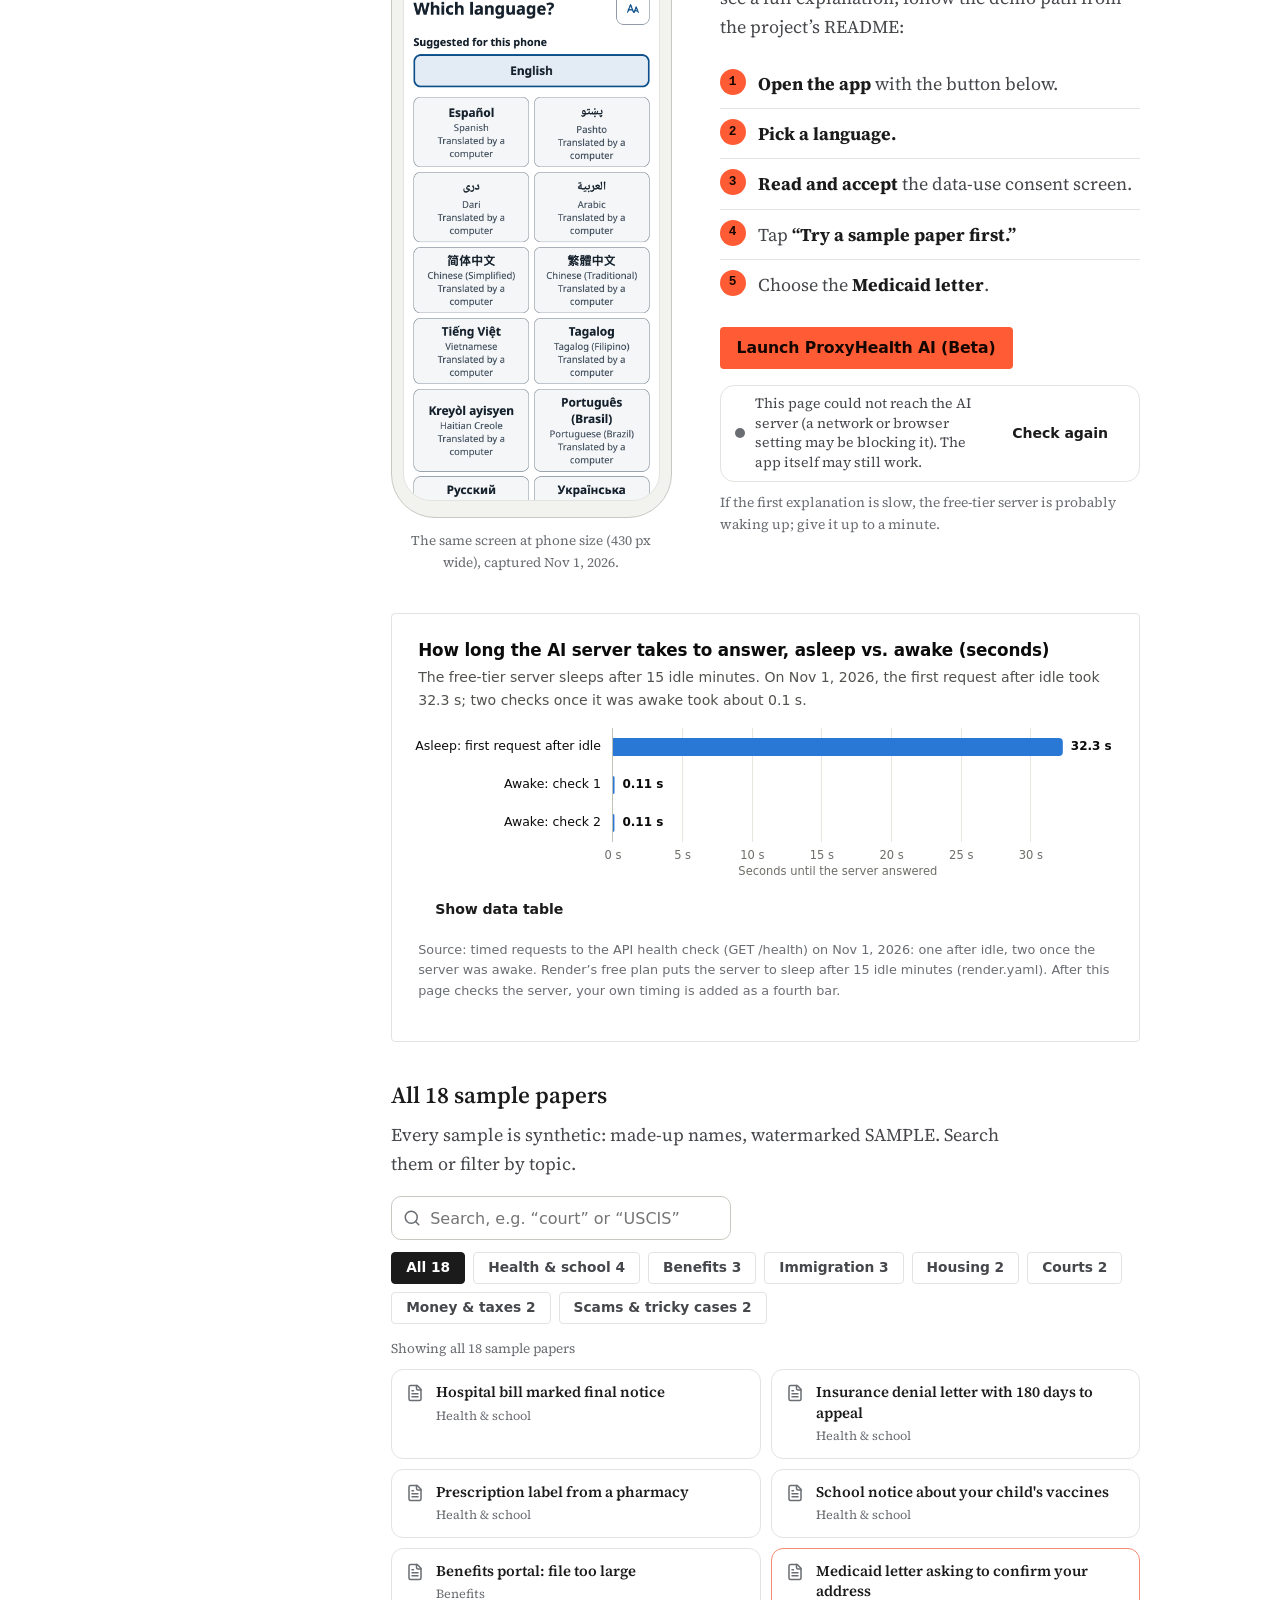
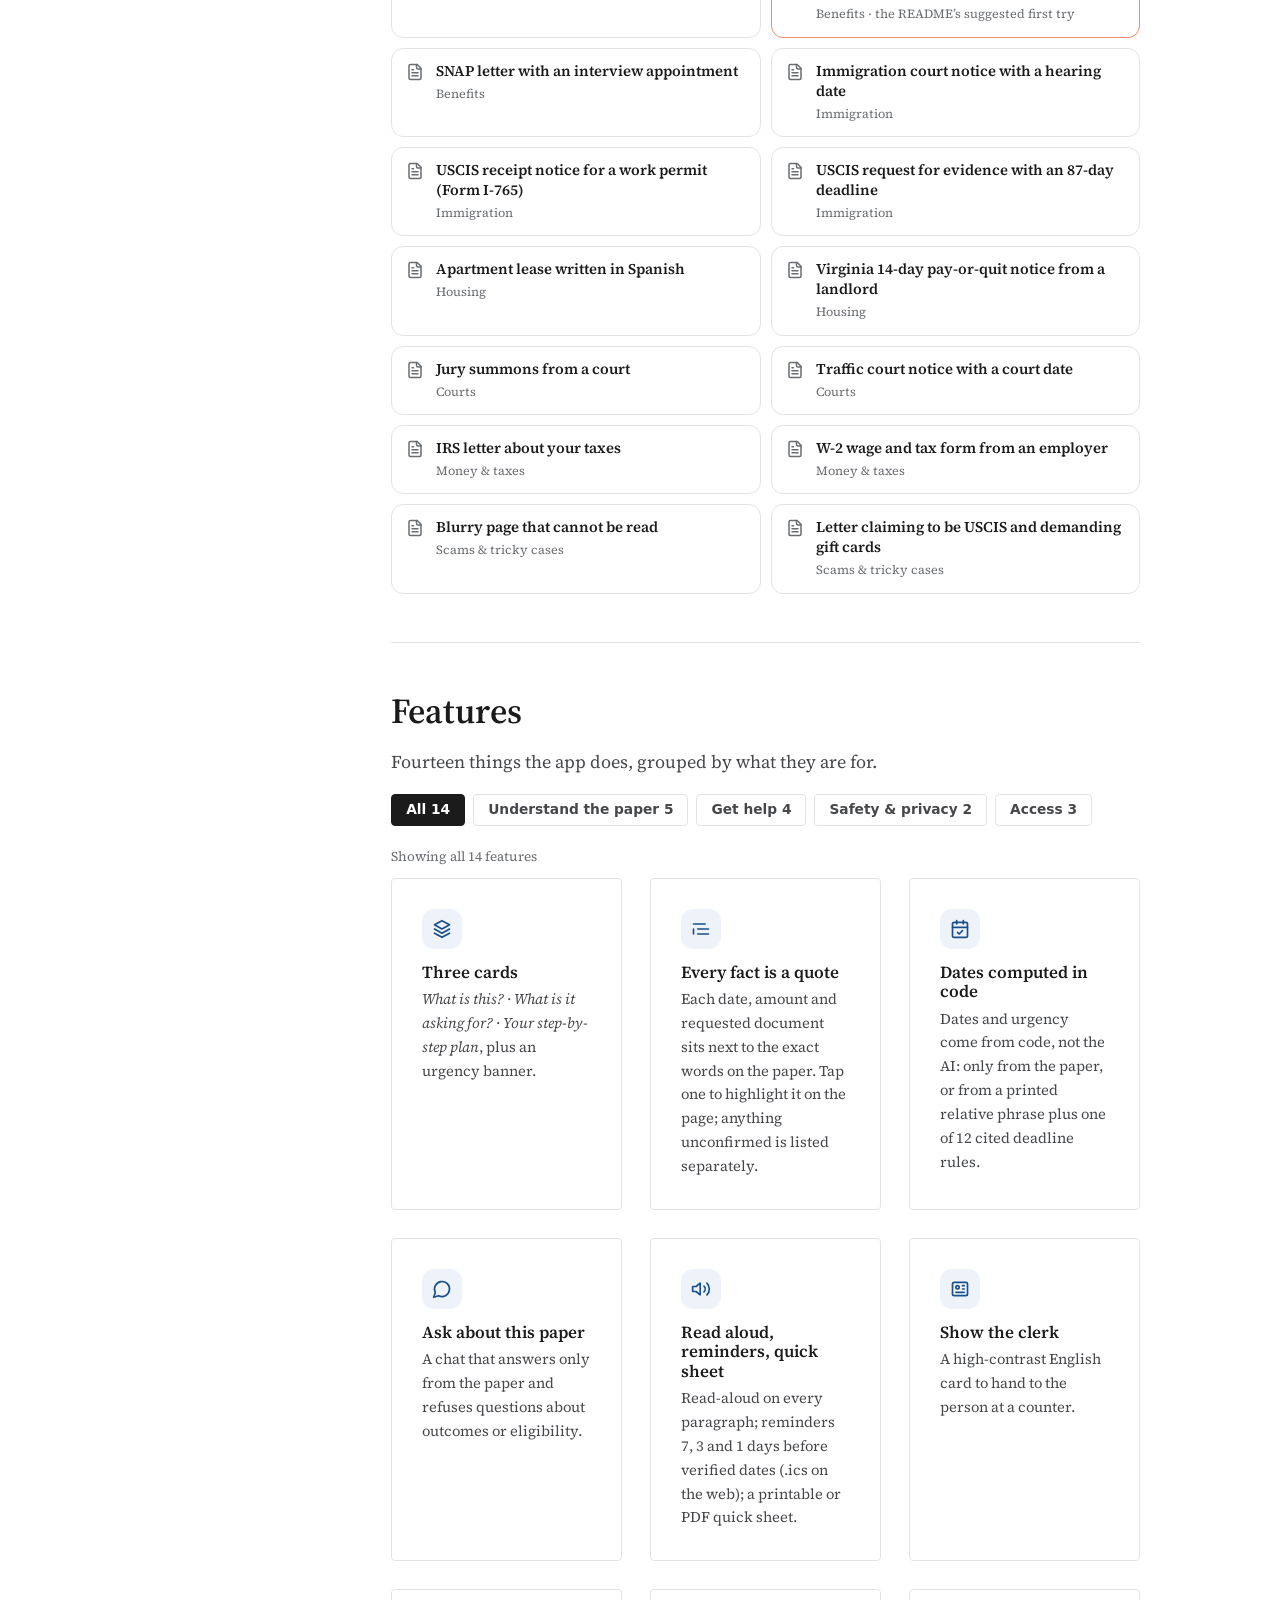
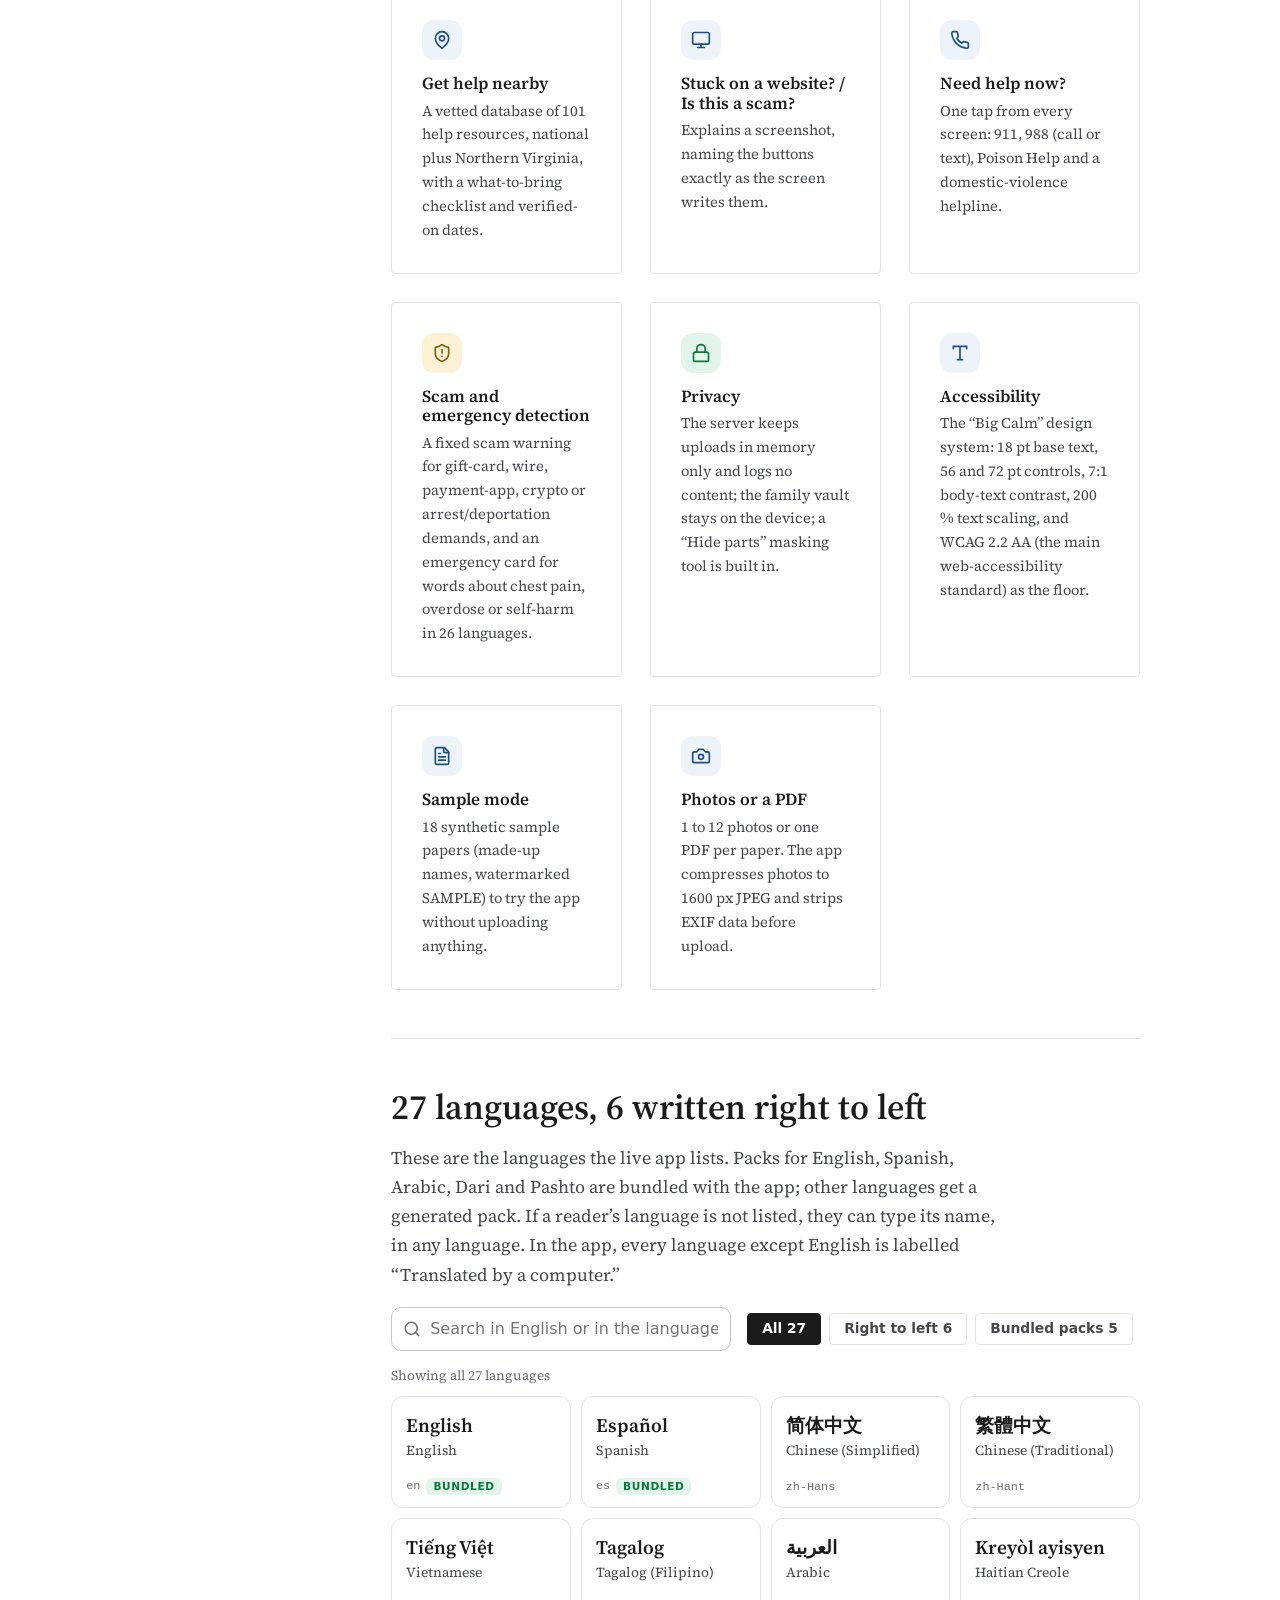
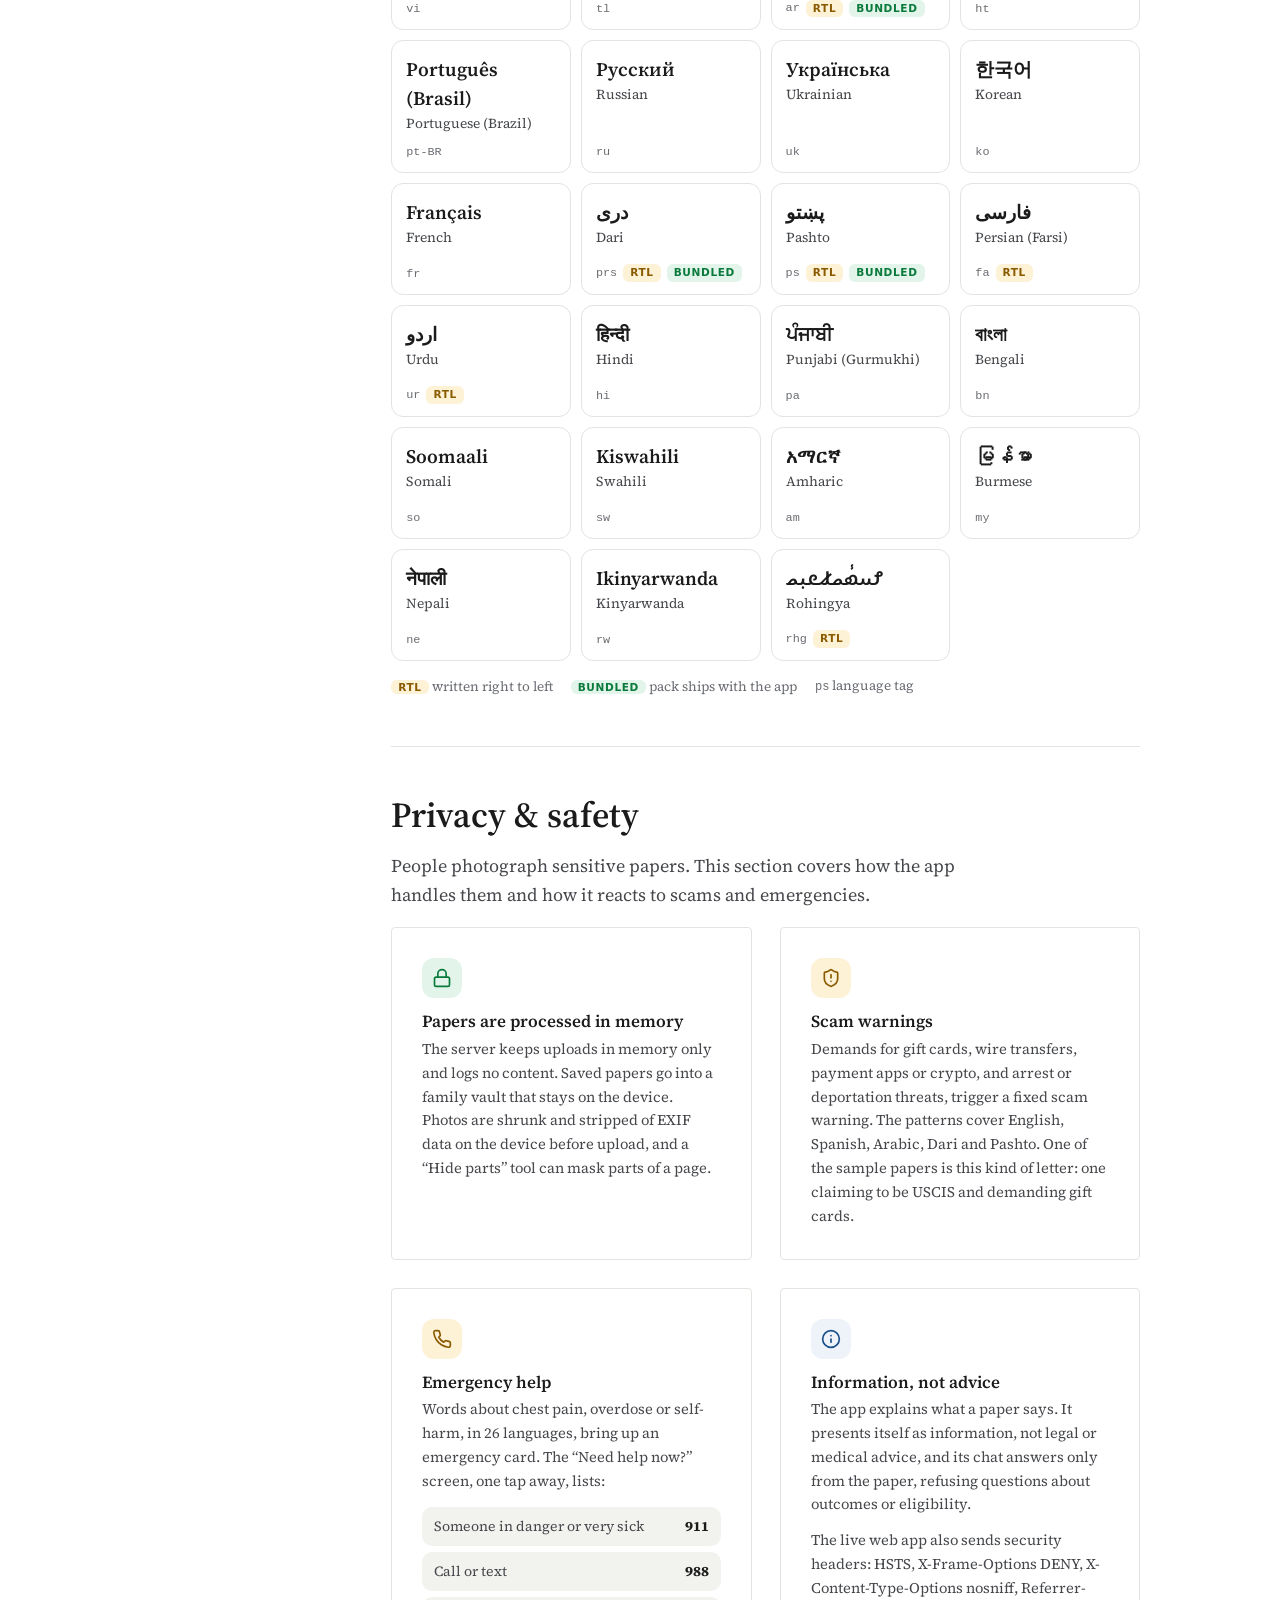
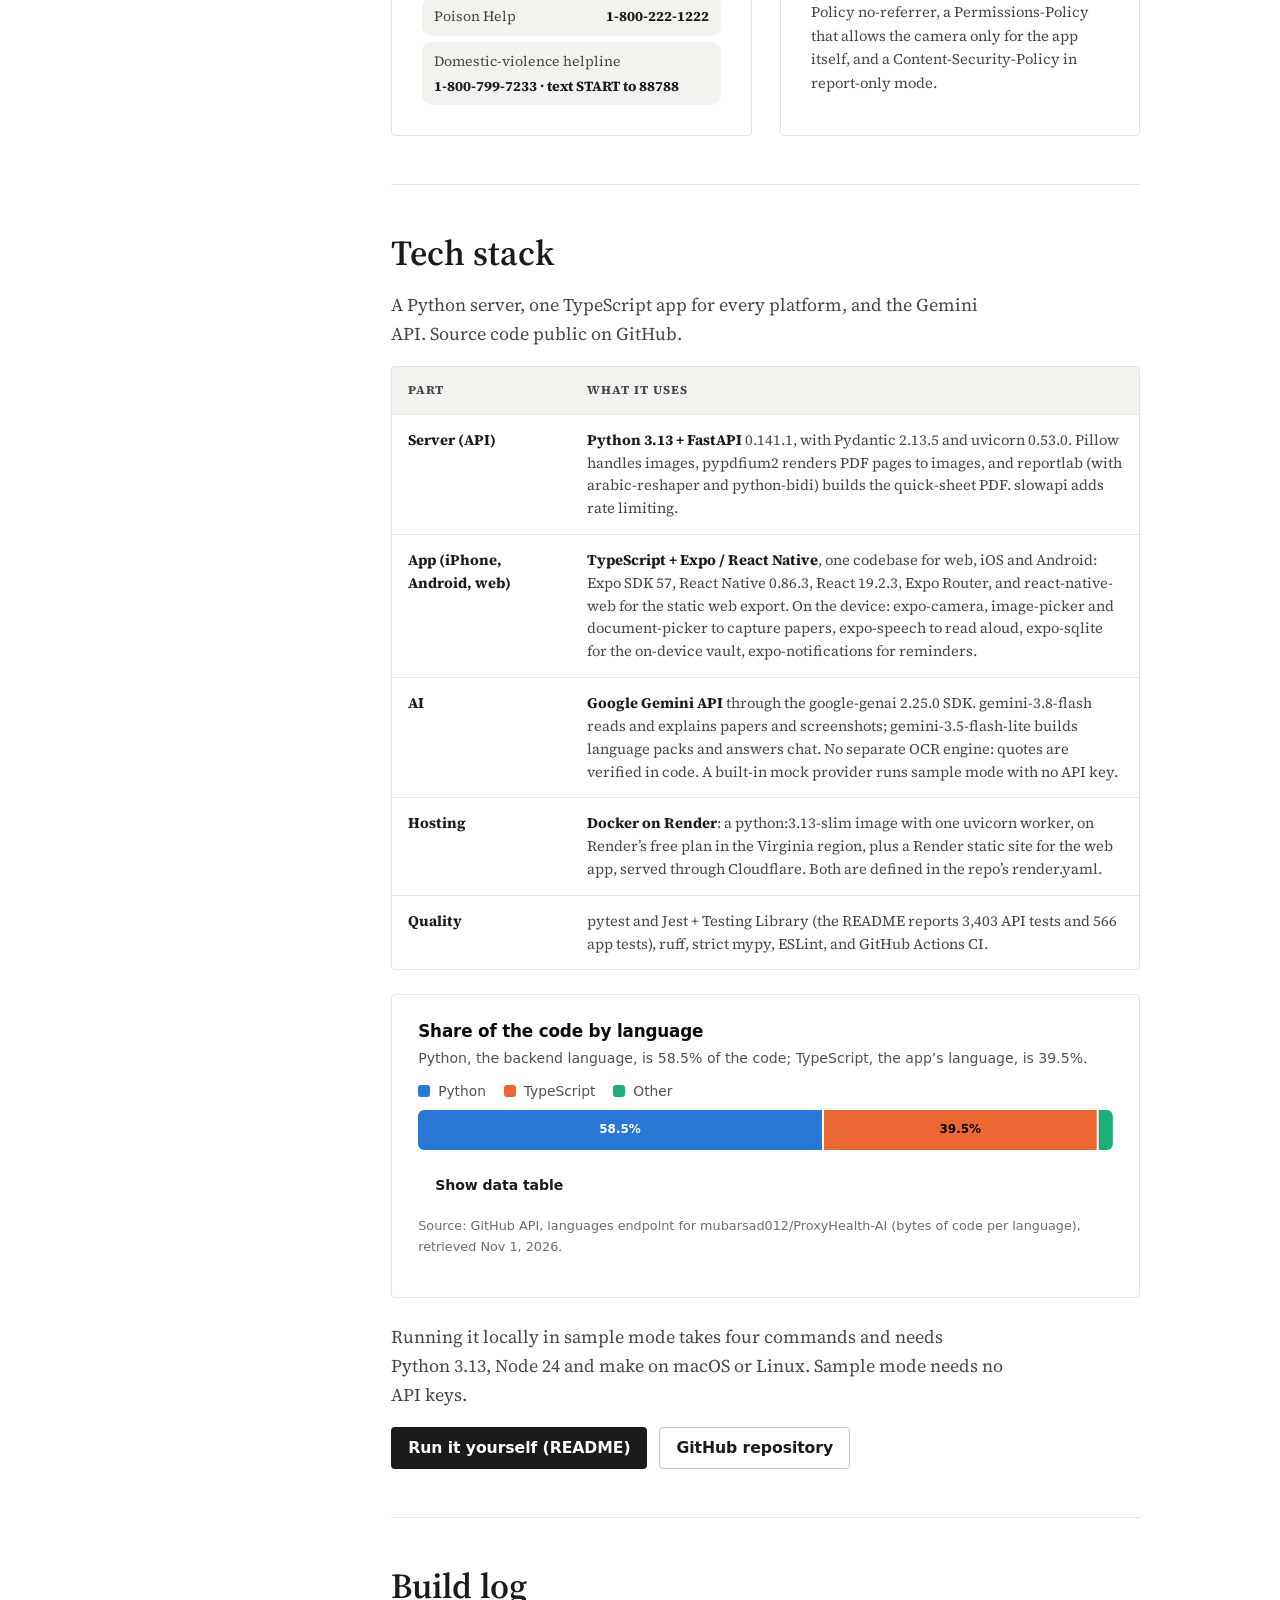
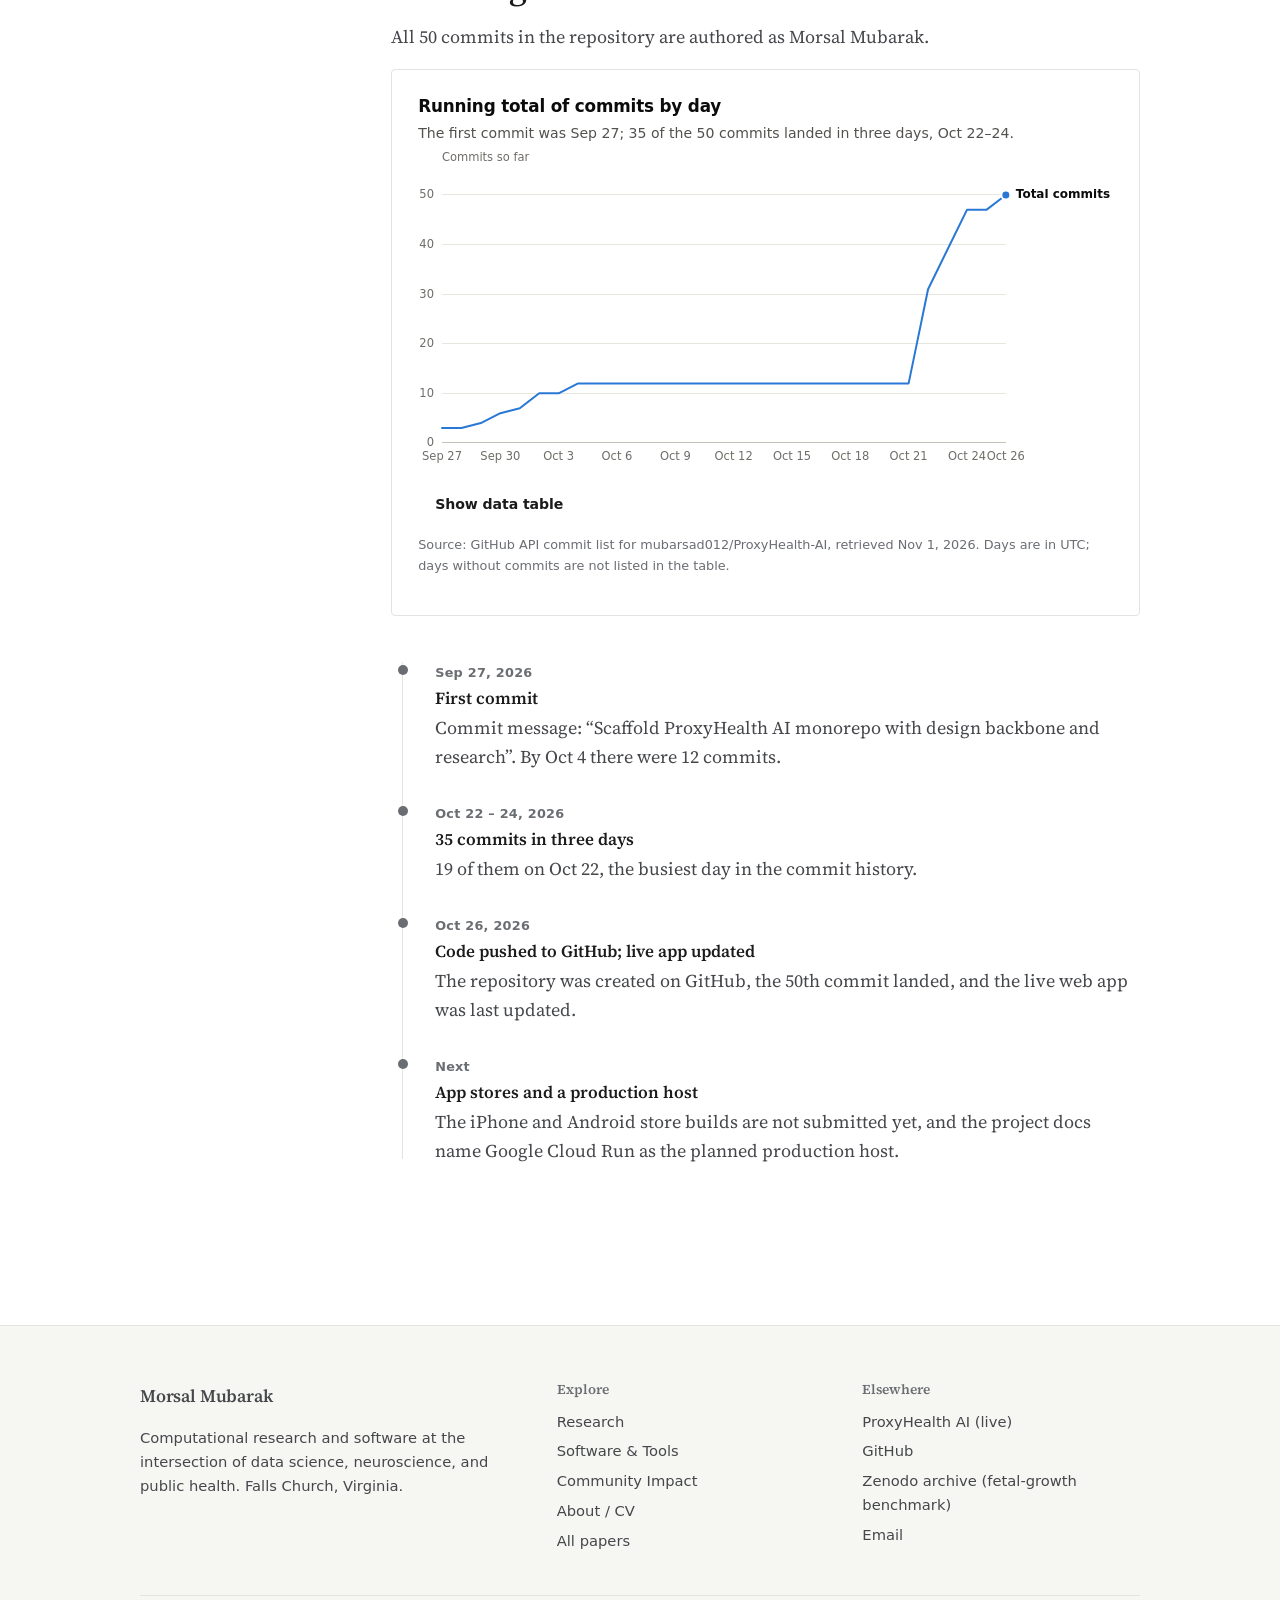
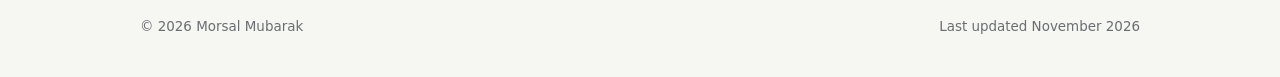
<file: software/proxyhealth.html>
<!doctype html>
<html lang="en" class="no-js">
<head>
  <meta charset="utf-8">
  <meta name="viewport" content="width=device-width, initial-scale=1">
  <title>ProxyHealth AI | Morsal Mubarak</title>
  <meta name="description" content="ProxyHealth AI explains an official paper, such as a medical bill or an immigration notice, in the reader's own language, with every date and amount quoted from the paper and checked in code. In beta; built by Morsal Mubarak.">
  <meta property="og:title" content="ProxyHealth AI | Morsal Mubarak">
  <meta property="og:description" content="An AI web app in beta that explains an official paper in the reader's own language, with every date and amount quoted from the paper and checked in code.">
  <meta property="og:type" content="article">
  <meta name="theme-color" content="#f8f7f3" media="(prefers-color-scheme: light)">
  <meta name="theme-color" content="#0b0f17" media="(prefers-color-scheme: dark)">
  <link rel="icon" href="../assets/img/favicon.svg" type="image/svg+xml">
  <link rel="preconnect" href="https://fonts.googleapis.com">
  <link rel="preconnect" href="https://fonts.gstatic.com" crossorigin>
  <link href="https://fonts.googleapis.com/css2?family=Source+Serif+4:ital,opsz,wght@0,8..60,400;0,8..60,600;0,8..60,700;1,8..60,400&display=swap" rel="stylesheet">
  <!-- Rohingya (Hanifi script) has no built-in font on many devices; unicode-range means it only downloads when used. -->
  <link href="https://fonts.googleapis.com/css2?family=Noto+Sans+Hanifi+Rohingya:wght@500&display=swap" rel="stylesheet">
  <link rel="stylesheet" href="../assets/css/site.css">
  <script>try{var t=localStorage.getItem('theme');if(t)document.documentElement.setAttribute('data-theme',t)}catch(e){}</script>
  <style>
    /* ProxyHealth AI page. Tokens only, so light and dark themes both work. */

    /* Theme-matched screenshots: light image in light theme, dark image in dark theme (mirrors site.css). */
    img.theme-dark { display: none; }
    :root[data-theme="dark"] img.theme-light { display: none; }
    :root[data-theme="dark"] img.theme-dark { display: block; }
    @media (prefers-color-scheme: dark) {
      :root:not([data-theme="light"]) img.theme-light { display: none; }
      :root:not([data-theme="light"]) img.theme-dark { display: block; }
    }

    /* Hero */
    .ph-hero-grid { display: grid; grid-template-columns: minmax(0, 1.2fr) minmax(0, 1fr); gap: clamp(28px, 4vw, 56px); align-items: center; }
    .ph-hero-grid h1 { margin-bottom: .2em; }
    .ph-hero-grid .lede { max-width: 46ch; margin-bottom: 0; }
    .ph-motto { display: flex; flex-wrap: wrap; align-items: baseline; gap: 2px 12px; margin: 18px 0 0; padding-left: 14px; border-left: 3px solid var(--accent); }
    .ph-motto strong { font: 600 clamp(1.2rem, 2.1vw, 1.5rem)/1.3 var(--font-serif); color: var(--ink); letter-spacing: -.01em; }
    .ph-motto span { color: var(--ink-3); font-size: .84rem; }
    .ph-note { color: var(--ink-3); font-size: .86rem; max-width: 58ch; margin: 10px 0 0; }
    .ph-shot figcaption { margin-top: 10px; color: var(--ink-3); font-size: .84rem; }
    @media (max-width: 960px) { .ph-hero-grid { grid-template-columns: minmax(0, 1fr); } }

    /* Live server status */
    .ph-status { display: inline-flex; flex-wrap: wrap; align-items: center; gap: 6px 10px; padding: 8px 14px; border-radius: 14px; background: var(--surface); border: 1px solid var(--line); font-size: .88rem; line-height: 1.4; color: var(--ink-2); max-width: 100%; }
    .ph-status .dot { width: 10px; height: 10px; border-radius: 50%; background: currentColor; color: var(--ink-3); flex: none; }
    .ph-status[data-state="checking"] .dot { color: var(--brand-2); animation: pulse 1.6s infinite; }
    .ph-status[data-state="waking"] .dot { color: var(--warn); animation: pulse 1.6s infinite; }
    .ph-status[data-state="awake"] .dot { color: var(--good); }
    .ph-status-text { flex: 1 1 200px; min-width: 0; }
    .ph-status-timer { font: 600 .82rem/1 var(--font-mono); color: var(--ink); }
    .ph-status-timer:empty { display: none; }
    .ph-retry[hidden] { display: none !important; }
    .no-js [data-ph-status] { display: none; }

    /* Sections */
    .ph-main > section { padding: clamp(28px, 4vw, 48px) 0; }
    .ph-main > section:first-child { padding-top: 0; }
    .ph-main > section + section { border-top: 1px solid var(--line); }
    .ph-main h2 { margin-bottom: .45em; }
    .ph-intro { color: var(--ink-2); max-width: 68ch; }
    .ph-metrics { grid-template-columns: repeat(3, minmax(0, 1fr)); }
    @media (max-width: 640px) { .ph-metrics { grid-template-columns: repeat(2, minmax(0, 1fr)); } }

    /* Why */
    .ph-why { display: grid; grid-template-columns: minmax(0, 1.5fr) minmax(0, 1fr); gap: clamp(20px, 3vw, 36px); align-items: start; }
    @media (max-width: 760px) { .ph-why { grid-template-columns: minmax(0, 1fr); } }
    .ph-why-langs { display: grid; grid-template-columns: 1fr 1fr; gap: 10px; }
    .ph-big-lang { background: var(--surface); border: 1px solid var(--line); border-radius: var(--radius-sm); padding: 14px 10px 12px; text-align: center; }
    .ph-big-lang [lang] { display: block; font-size: clamp(1.9rem, 4vw, 2.4rem); line-height: 1.5; color: var(--ink); font-weight: 600; }
    .ph-big-lang small { display: block; color: var(--ink-2); font-size: .86rem; }
    .ph-why-langs p { grid-column: 1 / -1; margin: 0; color: var(--ink-3); font-size: .84rem; }

    /* How it works: the flow steps are tabs (site.js handles [data-tabs]) */
    .ph-flow .step { font: inherit; color: inherit; text-align: left; cursor: pointer; width: 100%; display: flex; flex-direction: column; justify-content: flex-start; transition: background .15s, box-shadow .15s; }
    .ph-flow .step:hover { background: var(--surface-2); }
    .ph-flow .step[aria-selected="true"] { background: var(--brand-soft); box-shadow: inset 0 -3px 0 var(--accent); }
    .ph-flow .step:focus-visible { outline-offset: -4px; }
    .ph-flow .st { display: block; font-size: .95rem; font-weight: 700; line-height: 1.15; letter-spacing: -0.015em; color: var(--ink); margin: 0 0 6px; }
    .ph-flow .sd { display: block; font-size: .84rem; color: var(--ink-2); line-height: 1.45; }
    .ph-step-panel { margin-top: 14px; }
    .ph-step-panel h3 { font-size: 1.15rem; }
    .ph-step-panel p:last-child { margin-bottom: 0; }
    .ph-step-nav { display: flex; align-items: center; justify-content: space-between; gap: 12px; margin-top: 12px; }
    .ph-step-nav .btn:disabled { opacity: .45; cursor: default; transform: none; box-shadow: none; }
    .ph-step-count { color: var(--ink-3); font-size: .86rem; }

    /* Try it */
    .ph-try { display: grid; grid-template-columns: minmax(0, .8fr) minmax(0, 1.2fr); gap: clamp(24px, 4vw, 48px); align-items: center; }
    @media (max-width: 760px) { .ph-try { grid-template-columns: minmax(0, 1fr); } }
    .phone { position: relative; width: min(100%, 290px); margin: 0 auto; padding: 30px 11px 16px; border-radius: 44px; background: var(--surface-2); border: 1px solid var(--line-strong); box-shadow: var(--shadow-lg); }
    .phone::before { content: ""; position: absolute; top: 12px; left: 50%; width: 60px; height: 6px; margin-left: -30px; border-radius: 999px; background: var(--line-strong); }
    .phone .screen { border-radius: 28px; overflow: hidden; border: 1px solid var(--line); background: var(--surface); }
    .phone .screen img { width: 100%; }
    .ph-phone-fig figcaption { text-align: center; margin-top: 12px; color: var(--ink-3); font-size: .84rem; }
    .ph-steps { list-style: none; counter-reset: s; padding: 0; margin: 0 0 18px; }
    .ph-steps li { counter-increment: s; display: flex; gap: 12px; align-items: flex-start; margin: 0; padding: 10px 0; border-bottom: 1px solid var(--line); color: var(--ink-2); }
    .ph-steps li:last-child { border-bottom: 0; }
    .ph-steps li::before { content: counter(s); flex: none; width: 26px; height: 26px; border-radius: 50%; display: grid; place-items: center; font: 700 .8rem/1 var(--font-mono); background: var(--accent); color: var(--accent-ink); }
    .ph-steps strong { color: var(--ink); }

    /* Search + filter controls */
    .ph-controls { display: flex; flex-wrap: wrap; gap: 12px 16px; align-items: center; margin: 14px 0; }
    .ph-controls .filters { margin: 0; }
    .ph-search { position: relative; flex: 1 1 240px; max-width: 340px; }
    .ph-search svg { position: absolute; left: 12px; top: 50%; width: 18px; height: 18px; margin-top: -9px; color: var(--ink-3); pointer-events: none; }
    .ph-search input { padding-left: 38px; }
    .ph-count { color: var(--ink-3); font-size: .84rem; margin: 0 0 10px; }
    .ph-empty { color: var(--ink-2); background: var(--surface-2); border: 1px dashed var(--line-strong); border-radius: 12px; padding: 14px 16px; margin: 0; }

    /* Sample papers */
    .ph-samples, .ph-langs { list-style: none; padding: 0; margin: 0; display: grid; gap: 10px; }
    .ph-samples { grid-template-columns: repeat(auto-fill, minmax(min(100%, 250px), 1fr)); }
    .ph-sample { display: flex; gap: 12px; align-items: flex-start; margin: 0; padding: 12px 14px; border-radius: 12px; background: var(--surface); border: 1px solid var(--line); }
    .ph-sample > svg { width: 18px; height: 18px; flex: none; margin-top: 2px; color: var(--ink-3); }
    .ph-sample .t { display: block; font-weight: 600; font-size: .93rem; line-height: 1.35; color: var(--ink); }
    .ph-sample .k { display: block; margin-top: 3px; font-size: .78rem; color: var(--ink-3); }
    .ph-sample.is-pick { border-color: color-mix(in srgb, var(--accent) 65%, var(--line)); }
    .ph-sample[hidden], .ph-lang[hidden], .ph-more[hidden] { display: none !important; }
    .ph-more { margin-top: 12px; }
    .ph-jump { display: none; }
    @media (max-width: 960px) {
      /* The sidebar TOC is hidden below 960 px; give phones and tablets a jump list instead */
      .ph-jump { display: flex; flex-wrap: wrap; gap: 8px; }
      .ph-jump a { padding: 7px 12px; border-radius: 999px; border: 1px solid var(--line); background: var(--surface); color: var(--ink-2); font-size: .84rem; font-weight: 600; line-height: 1.2; text-decoration: none; }
      .ph-jump a:hover { color: var(--ink); border-color: var(--line-strong); }
    }

    /* Features + safety cards */
    .ph-feature { display: flex; flex-direction: column; }
    .ph-feature h3 { font-size: 1.06rem; margin-bottom: .35em; }
    .ph-feature p { font-size: .92rem; margin: 0; }
    .ph-feature p + p { margin-top: .75rem; }
    @media (max-width: 640px) {
      /* Phones: icon beside the title instead of above it, to shorten the page */
      .ph-feature { display: grid; grid-template-columns: 40px minmax(0, 1fr); column-gap: 14px; }
      .ph-feature > .ph-ico { grid-column: 1; grid-row: 1 / span 2; margin: 2px 0 0; }
      .ph-feature > h3 { grid-column: 2; grid-row: 1; }
      .ph-feature > h3 + p { grid-column: 2; grid-row: 2; }
      .ph-feature > :not(.ph-ico):not(h3):not(h3 + p) { grid-column: 1 / -1; }
    }
    .ph-ico { width: 40px; height: 40px; border-radius: 12px; display: grid; place-items: center; background: var(--brand-soft); color: var(--brand); margin-bottom: 14px; flex: none; }
    .ph-ico svg { width: 20px; height: 20px; }
    .ph-ico.warn { background: var(--warn-soft); color: var(--warn); }
    .ph-ico.good { background: var(--good-soft); color: var(--good); }
    .ph-lines { list-style: none; padding: 0; margin: 14px 0 0; display: grid; gap: 6px; }
    .ph-lines li { margin: 0; display: flex; justify-content: space-between; flex-wrap: wrap; gap: 2px 12px; padding: 8px 12px; border-radius: 10px; background: var(--surface-2); font-size: .88rem; color: var(--ink-2); }
    .ph-lines b { color: var(--ink); font-variant-numeric: tabular-nums; }

    /* Languages */
    .ph-langs { grid-template-columns: repeat(auto-fill, minmax(min(100%, 170px), 1fr)); }
    .ph-lang { display: flex; flex-direction: column; gap: 2px; margin: 0; padding: 14px 14px 12px; border-radius: 12px; background: var(--surface); border: 1px solid var(--line); min-height: 112px; }
    .ph-lang .native { font-size: 1.2rem; font-weight: 600; line-height: 1.5; color: var(--ink); text-align: left; overflow-wrap: break-word; }
    .ph-lang .en { font-size: .86rem; color: var(--ink-2); line-height: 1.35; }
    .ph-lang .meta { margin-top: auto; padding-top: 8px; display: flex; flex-wrap: wrap; gap: 6px; align-items: center; }
    .ph-lang code { font: 500 .74rem/1.4 var(--font-mono); color: var(--ink-3); }
    .ph-pill { font: 700 .66rem/1.5 var(--font-sans); letter-spacing: .06em; text-transform: uppercase; padding: 1px 7px; border-radius: 6px; }
    .ph-pill.rtl { background: var(--warn-soft); color: var(--warn); }
    .ph-pill.pack { background: var(--good-soft); color: var(--good); }
    .ph-pill abbr { text-decoration: none; }
    [lang="rhg"] { font-family: "Noto Sans Hanifi Rohingya", var(--font-sans); }
    .ph-legend { display: flex; flex-wrap: wrap; gap: 8px 18px; align-items: center; color: var(--ink-3); font-size: .84rem; margin: 14px 0 0; }

    /* Tech stack table */
    .ph-table-wrap { overflow-x: auto; border: 1px solid var(--line); border-radius: var(--radius); background: var(--surface); }
    .ph-table { width: 100%; border-collapse: collapse; font-size: .92rem; line-height: 1.55; }
    .ph-table th, .ph-table td { padding: 14px 16px; border-bottom: 1px solid var(--line); text-align: left; vertical-align: top; }
    .ph-table tbody tr:last-child th, .ph-table tbody tr:last-child td { border-bottom: 0; }
    .ph-table thead th { background: var(--surface-2); color: var(--ink-2); font-size: .76rem; letter-spacing: .08em; text-transform: uppercase; }
    .ph-table tbody th { width: 24%; color: var(--ink); font-weight: 700; }
    .ph-table td { color: var(--ink-2); }
    .ph-table td strong { color: var(--ink); }
    @media (max-width: 560px) {
      .ph-table, .ph-table tbody, .ph-table tr, .ph-table th, .ph-table td { display: block; width: auto; }
      .ph-table thead { display: none; }
      .ph-table tbody th { border-bottom: 0; padding-bottom: 2px; width: auto; }
      .ph-table tbody tr:last-child th { border-bottom: 0; }
    }
  </style>
</head>
<body data-prewarm="https://proxyhealth-ai-api.onrender.com/health">
  <a class="skip-link" href="#main">Skip to content</a>
  <header class="site-header">
    <div class="container">
      <a class="brand-mark" href="../index.html" aria-label="Morsal Mubarak, home"><span class="mono">MM</span><span>Morsal Mubarak</span></a>
      <nav class="nav" id="site-nav" aria-label="Primary">
        <a href="../index.html#research">Research</a><span class="sep" aria-hidden="true">•</span>
        <a href="../index.html#software">Software &amp; Tools</a><span class="sep" aria-hidden="true">•</span>
        <a href="../index.html#community">Community Impact</a><span class="sep" aria-hidden="true">•</span>
        <a href="../index.html#about">About / CV</a>
      </nav>
      <div class="header-actions">
        <button class="icon-btn theme-toggle" type="button" aria-label="Toggle color theme">
          <svg class="sun" viewBox="0 0 24 24" fill="none" stroke="currentColor" stroke-width="2" stroke-linecap="round" stroke-linejoin="round" aria-hidden="true"><circle cx="12" cy="12" r="4"/><path d="M12 2v2M12 20v2M4.93 4.93l1.41 1.41M17.66 17.66l1.41 1.41M2 12h2M20 12h2M6.34 17.66l-1.41 1.41M19.07 4.93l-1.41 1.41"/></svg>
          <svg class="moon" viewBox="0 0 24 24" fill="none" stroke="currentColor" stroke-width="2" stroke-linecap="round" stroke-linejoin="round" aria-hidden="true"><path d="M12 3a6 6 0 0 0 9 9 9 9 0 1 1-9-9Z"/></svg>
        </button>
        <button class="icon-btn menu-btn" type="button" aria-label="Open menu" aria-expanded="false" aria-controls="site-nav">
          <svg viewBox="0 0 24 24" fill="none" stroke="currentColor" stroke-width="2" stroke-linecap="round" aria-hidden="true"><path d="M4 6h16M4 12h16M4 18h16"/></svg>
        </button>
      </div>
    </div>
  </header>

  <main id="main">
    <!-- ================= HERO ================= -->
    <section class="page-hero">
      <div class="container">
        <nav class="breadcrumb" aria-label="Breadcrumb"><a href="../index.html">Home</a><span aria-hidden="true">/</span><a href="../index.html#software">Software &amp; Tools</a><span aria-hidden="true">/</span><span aria-current="page">ProxyHealth AI</span></nav>
        <div class="ph-hero-grid">
          <div>
            <div class="flex wrap gap-1 mb-2"><span class="badge live">In beta · Released October 2026</span><span class="badge plain">Python · AI · Accessibility</span></div>
            <h1>ProxyHealth AI</h1>
            <p class="byline">By <strong>Morsal Mubarak</strong></p>
            <p class="lede">An AI web app that translates medical documents into plain language for local families and refugees.</p>
            <p class="ph-motto"><strong>“Your paper, explained.”</strong><span>Tagline from the project README</span></p>
            <div class="btn-row mt-3">
              <a class="btn btn-primary" href="https://proxyhealth-ai.onrender.com/" target="_blank" rel="noopener">
                <span class="pulse-dot" aria-hidden="true"></span>
                Launch ProxyHealth AI (Beta)
                <svg viewBox="0 0 24 24" fill="none" stroke="currentColor" stroke-width="2" stroke-linecap="round" stroke-linejoin="round" aria-hidden="true"><path d="M15 3h6v6M10 14 21 3M18 13v6a2 2 0 0 1-2 2H5a2 2 0 0 1-2-2V8a2 2 0 0 1 2-2h6"/></svg>
              </a>
              <a class="btn" href="https://github.com/mubarsad012/ProxyHealth-AI" target="_blank" rel="noopener">
                <svg viewBox="0 0 24 24" fill="none" stroke="currentColor" stroke-width="2" stroke-linecap="round" stroke-linejoin="round" aria-hidden="true"><path d="M15 22v-4a4.8 4.8 0 0 0-1-3.5c3 0 6-2 6-5.5.08-1.25-.27-2.48-1-3.5.28-1.15.28-2.35 0-3.5 0 0-1 0-3 1.5-2.64-.5-5.36-.5-8 0C6 2 5 2 5 2c-.3 1.15-.3 2.35 0 3.5A5.4 5.4 0 0 0 4 9c0 3.5 3 5.5 6 5.5-.39.49-.68 1.05-.85 1.65-.17.6-.22 1.23-.15 1.85v4"/><path d="M9 18c-4.51 2-5-2-7-2"/></svg>
                GitHub repository
              </a>
            </div>
            <div class="ph-status mt-2" data-ph-status data-state="idle">
              <span class="dot" aria-hidden="true"></span>
              <span class="ph-status-text" role="status" aria-live="polite">AI server status: not checked yet.</span>
              <span class="ph-status-timer" aria-hidden="true"></span>
              <button type="button" class="btn btn-sm btn-ghost ph-retry" hidden>Check again</button>
            </div>
            <p class="ph-note">The AI server runs on a free tier. After it has been idle, it can take 30–60 seconds to wake up, so this page sends it a wake-up request as soon as you arrive.</p>
          </div>
          <figure class="ph-shot">
            <div class="browser">
              <div class="browser-bar" aria-hidden="true"><i></i><i></i><i></i><span class="url">proxyhealth-ai.onrender.com</span></div>
              <img class="zoomable theme-light" src="../assets/img/proxyhealth/proxyhealth-desktop-light.png" alt="ProxyHealth AI’s first screen in a desktop browser: “Which language?”, with English suggested and tiles for Spanish, Pashto, Dari, Arabic and more, each marked “Translated by a computer”" width="1440" height="1000" loading="lazy">
              <img class="zoomable theme-dark" src="../assets/img/proxyhealth/proxyhealth-desktop.png" data-full="../assets/img/proxyhealth/proxyhealth-full.png" alt="ProxyHealth AI’s first screen in a desktop browser, dark theme: “Which language?”, with English suggested and tiles for Spanish, Pashto, Dari, Arabic and more, each marked “Translated by a computer”" width="1440" height="1000" loading="lazy">
            </div>
            <figcaption>The live app’s first screen, captured Nov 1, 2026, shown in the same light or dark theme as this page. Click to enlarge.</figcaption>
          </figure>
        </div>
        <dl class="facts">
          <div><dt>Status</dt><dd>Public beta on the web, released October 2026</dd></div>
          <div><dt>Author</dt><dd>Morsal Mubarak (all 50 commits)</dd></div>
          <div><dt>Runs on</dt><dd>Web now; iPhone and Android share the same code (not in app stores yet)</dd></div>
          <div><dt>Source</dt><dd>Source code public on GitHub</dd></div>
        </dl>
      </div>
    </section>

    <!-- .section and .container are nested (as on index.html): combined on one element, .section's
         "padding: X 0" cancels .container's side gutter, and content touches the screen edge on narrow screens. -->
    <div class="section" style="padding-top:clamp(36px,5vw,64px)">
     <div class="container">
      <div class="with-toc">
        <aside><nav class="toc" aria-label="On this page">
          <a href="#glance">At a glance</a><a href="#why">Why I built it</a><a href="#how">How it works</a><a href="#try">Try it</a><a href="#features">Features</a><a href="#languages">Languages</a><a href="#safety">Privacy &amp; safety</a><a href="#stack">Tech stack</a><a href="#build">Build log</a>
        </nav>
        <nav class="ph-jump" aria-label="Jump to a section">
          <a href="#glance">At a glance</a><a href="#why">Why I built it</a><a href="#how">How it works</a><a href="#try">Try it</a><a href="#features">Features</a><a href="#languages">Languages</a><a href="#safety">Privacy</a><a href="#stack">Tech stack</a><a href="#build">Build log</a>
        </nav></aside>
        <div class="ph-main">

          <!-- ================= AT A GLANCE ================= -->
          <section id="glance" aria-labelledby="glance-h">
            <h2 class="prose" id="glance-h">At a glance</h2>
            <div class="metrics ph-metrics">
              <div class="metric accent"><span class="value">BETA</span><span class="label">Status: public beta, released October 2026</span><span class="src">Live at proxyhealth-ai.onrender.com</span></div>
              <div class="metric"><span class="value">Python</span><span class="label">Backend language, fully self-taught</span><span class="src">Server code: apps/api (FastAPI)</span></div>
              <div class="metric"><span class="value" data-count-to="27">27</span><span class="label">Languages, 6 of them written right to left</span><span class="src">Live API, /v1/config</span></div>
              <div class="metric"><span class="value" data-count-to="50">50</span><span class="label">Commits, Sep 27 – Oct 26, 2026</span><span class="src">GitHub commit history</span></div>
              <div class="metric"><span class="value" data-count-to="12">12</span><span class="label">Cited deadline rules that count dates in code</span><span class="src">Live API, /v1/rules</span></div>
              <div class="metric"><span class="value" data-count-to="101">101</span><span class="label">Vetted help resources, national and Northern Virginia</span><span class="src">Live API, /health · README</span></div>
            </div>
          </section>

          <!-- ================= WHY ================= -->
          <section id="why" aria-labelledby="why-h">
            <h2 class="prose" id="why-h">Why I built it</h2>
            <div class="ph-why">
              <div class="prose">
                <div class="story mb-3"><p class="pull-quote">I interpret between English and Pashto for my family and for refugee community members.</p></div>
                <p>ProxyHealth AI is for people in that position: immigrants and other adults who get official papers in a language they do not read well, such as a medical bill, an immigration notice, an eviction letter or a benefits letter. A person photographs the paper, and the app explains it in their own language: what it is, what it asks for, and a step-by-step plan, with every deadline quoted from the paper.</p>
                <p class="mb-0">The app supports <strong>Pashto and Dari</strong>, along with 25 other languages.</p>
              </div>
              <aside class="ph-why-langs" aria-label="Pashto and Dari in ProxyHealth AI">
                <div class="ph-big-lang"><span lang="ps" dir="rtl">پښتو</span><small>Pashto</small></div>
                <div class="ph-big-lang"><span lang="prs" dir="rtl">دری</span><small>Dari</small></div>
                <p>Both are written right to left, and both have language packs bundled with the app.</p>
              </aside>
            </div>
            <div class="callout mt-3"><svg viewBox="0 0 24 24" fill="none" stroke="currentColor" stroke-width="2" stroke-linecap="round" stroke-linejoin="round" aria-hidden="true"><circle cx="12" cy="12" r="10"/><path d="M12 16v-4M12 8h.01"/></svg><p><strong>Information, not advice.</strong> The app explains what a paper says. It presents itself as information, not legal or medical advice, and its chat refuses questions about outcomes or eligibility.</p></div>
          </section>

          <!-- ================= HOW IT WORKS ================= -->
          <section id="how" aria-labelledby="how-h">
            <h2 class="prose" id="how-h">How it works</h2>
            <p class="ph-intro">The AI reads the paper, but code decides what counts as a fact: dates, amounts and requested documents are checked against words quoted from the page. Click a step to see what happens.</p>
            <div class="flow ph-flow" id="how-steps" data-tabs role="tablist" aria-label="How ProxyHealth AI works, step by step">
              <button class="step" type="button" role="tab" id="how-t1" aria-controls="how-p1" aria-selected="true"><span class="st">Photograph or PDF</span><span class="sd">Take photos of the paper or choose a PDF.</span></button>
              <button class="step" type="button" role="tab" id="how-t2" aria-controls="how-p2" aria-selected="false" tabindex="-1"><span class="st">Gemini reads the page</span><span class="sd">Google’s Gemini model reads the page image.</span></button>
              <button class="step" type="button" role="tab" id="how-t3" aria-controls="how-p3" aria-selected="false" tabindex="-1"><span class="st">Every fact checked in code</span><span class="sd">Dates and amounts must match words quoted from the paper.</span></button>
              <button class="step" type="button" role="tab" id="how-t4" aria-controls="how-p4" aria-selected="false" tabindex="-1"><span class="st">Three cards in your language</span><span class="sd">What is it? What does it ask? Your plan.</span></button>
              <button class="step" type="button" role="tab" id="how-t5" aria-controls="how-p5" aria-selected="false" tabindex="-1"><span class="st">Reminders, read-aloud, help nearby</span><span class="sd">What you can do after reading it.</span></button>
            </div>
            <div class="card ph-step-panel tab-panel" role="tabpanel" id="how-p1" aria-labelledby="how-t1">
              <h3>1 · You photograph the paper</h3>
              <p>Take or pick 1 to 12 photos, or choose one PDF. Before anything is uploaded, the app shrinks each photo to a 1600-pixel JPEG and strips its EXIF data (hidden details a camera stores in a photo file).</p>
              <p>No paper handy? Sample mode has 18 made-up papers, watermarked SAMPLE, so you can try the app without uploading anything.</p>
            </div>
            <div class="card ph-step-panel tab-panel" role="tabpanel" id="how-p2" aria-labelledby="how-t2" hidden>
              <h3>2 · Gemini reads the page</h3>
              <p>There is no separate text-recognition (OCR) engine. Page images go to the Google Gemini API, where the gemini-3.8-flash model reads and explains the paper. PDF pages are first turned into images on the server with pypdfium2.</p>
              <p>The dates, amounts and requested documents it reports then go through the checks in the next step.</p>
            </div>
            <div class="card ph-step-panel tab-panel" role="tabpanel" id="how-p3" aria-labelledby="how-t3" hidden>
              <h3>3 · Every fact is checked in code</h3>
              <p>Each date, amount and requested document is shown next to the exact words quoted from the paper, and those quotes are checked in code. Tap a fact to see the words highlighted on the page. Anything that cannot be confirmed is listed separately.</p>
              <p>Dates and urgency are computed by code, not by the AI. A date comes only from the paper itself, or from a relative phrase printed on it, counted with one of 12 deadline rules that each cite a source.</p>
            </div>
            <div class="card ph-step-panel tab-panel" role="tabpanel" id="how-p4" aria-labelledby="how-t4" hidden>
              <h3>4 · Three cards, in your language</h3>
              <p>The explanation arrives as three cards: <strong>What is this?</strong>, <strong>What is it asking for?</strong> and <strong>Your step-by-step plan</strong>, plus an urgency banner. Any of the 27 languages can be used, and every paragraph can be read aloud.</p>
              <p>For anything the cards don’t cover, <strong>Ask about this paper</strong> is a chat that answers only from the paper.</p>
            </div>
            <div class="card ph-step-panel tab-panel" role="tabpanel" id="how-p5" aria-labelledby="how-t5" hidden>
              <h3>5 · Reminders, read-aloud and help nearby</h3>
              <p>Reminders arrive 7, 3 and 1 days before each verified date (as an .ics calendar file on the web). There is also a printable or PDF quick sheet, and a high-contrast <strong>Show the clerk</strong> card in English to hand to the person at a counter.</p>
              <p><strong>Get help nearby</strong> lists 101 vetted resources, national and in Northern Virginia, with a what-to-bring checklist; every resource carries the date it was verified.</p>
            </div>
            <div class="ph-step-nav">
              <button type="button" class="btn btn-sm" data-step="prev" aria-controls="how-steps">← Previous</button>
              <span class="ph-step-count" id="how-count">Step 1 of 5</span>
              <button type="button" class="btn btn-sm" data-step="next" aria-controls="how-steps">Next step →</button>
            </div>
          </section>

          <!-- ================= TRY IT ================= -->
          <section id="try" aria-labelledby="try-h">
            <h2 class="prose" id="try-h">Try it</h2>
            <div class="ph-try">
              <figure class="ph-phone-fig">
                <div class="phone">
                  <div class="screen">
                    <img class="zoomable theme-light" src="../assets/img/proxyhealth/proxyhealth-mobile-light.png" alt="ProxyHealth AI on a phone: the “Which language?” screen with English suggested and language tiles in two columns, under a “Need help now?” link" width="860" height="1864" loading="lazy">
                    <img class="zoomable theme-dark" src="../assets/img/proxyhealth/proxyhealth-mobile.png" alt="ProxyHealth AI on a phone, dark theme: the “Which language?” screen with English suggested and language tiles in two columns, under a “Need help now?” link" width="860" height="1864" loading="lazy">
                  </div>
                </div>
                <figcaption>The same screen at phone size (430 px wide), captured Nov 1, 2026.</figcaption>
              </figure>
              <div>
                <p class="ph-intro">The beta runs in a phone or desktop browser. To see a full explanation, follow the demo path from the project’s README:</p>
                <ol class="ph-steps">
                  <li><span><strong>Open the app</strong> with the button below.</span></li>
                  <li><span><strong>Pick a language.</strong></span></li>
                  <li><span><strong>Read and accept</strong> the data-use consent screen.</span></li>
                  <li><span>Tap <strong>“Try a sample paper first.”</strong></span></li>
                  <li><span>Choose the <strong>Medicaid letter</strong>.</span></li>
                </ol>
                <div class="btn-row">
                  <a class="btn btn-primary" href="https://proxyhealth-ai.onrender.com/" target="_blank" rel="noopener"><span class="pulse-dot" aria-hidden="true"></span>Launch ProxyHealth AI (Beta)</a>
                </div>
                <div class="ph-status mt-2" data-ph-status data-state="idle">
                  <span class="dot" aria-hidden="true"></span>
                  <span class="ph-status-text">AI server status: not checked yet.</span>
                  <span class="ph-status-timer" aria-hidden="true"></span>
                  <button type="button" class="btn btn-sm btn-ghost ph-retry" hidden>Check again</button>
                </div>
                <p class="ph-note">If the first explanation is slow, the free-tier server is probably waking up; give it up to a minute.</p>
              </div>
            </div>

            <div class="chart-card mt-4">
              <div class="chart-head"><div>
                <h3 class="chart-title">How long the AI server takes to answer, asleep vs. awake (seconds)</h3>
                <p class="chart-sub">The free-tier server sleeps after 15 idle minutes. On Nov 1, 2026, the first request after idle took 32.3 s; two checks once it was awake took about 0.1 s.</p>
              </div></div>
              <div id="chart-latency"></div>
            </div>

            <h3 class="mt-4">All 18 sample papers</h3>
            <p class="ph-intro">Every sample is synthetic: made-up names, watermarked SAMPLE. Search them or filter by topic.</p>
            <div class="ph-controls">
              <div class="ph-search">
                <svg viewBox="0 0 24 24" fill="none" stroke="currentColor" stroke-width="2" stroke-linecap="round" stroke-linejoin="round" aria-hidden="true"><circle cx="11" cy="11" r="8"/><path d="m21 21-4.3-4.3"/></svg>
                <label class="visually-hidden" for="sample-q">Search the sample papers</label>
                <input type="text" id="sample-q" placeholder="Search, e.g. “court” or “USCIS”" autocomplete="off" enterkeyhint="search">
              </div>
              <div class="filters" data-filter="samples" role="group" aria-label="Filter sample papers by topic">
                <button type="button" data-value="all" aria-pressed="true">All 18</button>
                <button type="button" data-value="health" aria-pressed="false">Health &amp; school 4</button>
                <button type="button" data-value="benefits" aria-pressed="false">Benefits 3</button>
                <button type="button" data-value="immigration" aria-pressed="false">Immigration 3</button>
                <button type="button" data-value="housing" aria-pressed="false">Housing 2</button>
                <button type="button" data-value="courts" aria-pressed="false">Courts 2</button>
                <button type="button" data-value="money" aria-pressed="false">Money &amp; taxes 2</button>
                <button type="button" data-value="tricky" aria-pressed="false">Scams &amp; tricky cases 2</button>
              </div>
            </div>
            <p class="ph-count" id="sample-count" aria-live="polite">Showing all 18 sample papers</p>
            <ul class="ph-samples" id="samples">
                <li class="ph-sample" data-topic="health" data-q="Health &amp; school"><svg viewBox="0 0 24 24" fill="none" stroke="currentColor" stroke-width="2" stroke-linecap="round" stroke-linejoin="round" aria-hidden="true"><path d="M15 2H6a2 2 0 0 0-2 2v16a2 2 0 0 0 2 2h12a2 2 0 0 0 2-2V7Z"/><path d="M14 2v4a2 2 0 0 0 2 2h4M10 9H8M16 13H8M16 17H8"/></svg><span><span class="t">Hospital bill marked final notice</span><span class="k">Health &amp; school</span></span></li>
                <li class="ph-sample" data-topic="health" data-q="Health &amp; school"><svg viewBox="0 0 24 24" fill="none" stroke="currentColor" stroke-width="2" stroke-linecap="round" stroke-linejoin="round" aria-hidden="true"><path d="M15 2H6a2 2 0 0 0-2 2v16a2 2 0 0 0 2 2h12a2 2 0 0 0 2-2V7Z"/><path d="M14 2v4a2 2 0 0 0 2 2h4M10 9H8M16 13H8M16 17H8"/></svg><span><span class="t">Insurance denial letter with 180 days to appeal</span><span class="k">Health &amp; school</span></span></li>
                <li class="ph-sample" data-topic="health" data-q="Health &amp; school"><svg viewBox="0 0 24 24" fill="none" stroke="currentColor" stroke-width="2" stroke-linecap="round" stroke-linejoin="round" aria-hidden="true"><path d="M15 2H6a2 2 0 0 0-2 2v16a2 2 0 0 0 2 2h12a2 2 0 0 0 2-2V7Z"/><path d="M14 2v4a2 2 0 0 0 2 2h4M10 9H8M16 13H8M16 17H8"/></svg><span><span class="t">Prescription label from a pharmacy</span><span class="k">Health &amp; school</span></span></li>
                <li class="ph-sample" data-topic="health" data-q="Health &amp; school"><svg viewBox="0 0 24 24" fill="none" stroke="currentColor" stroke-width="2" stroke-linecap="round" stroke-linejoin="round" aria-hidden="true"><path d="M15 2H6a2 2 0 0 0-2 2v16a2 2 0 0 0 2 2h12a2 2 0 0 0 2-2V7Z"/><path d="M14 2v4a2 2 0 0 0 2 2h4M10 9H8M16 13H8M16 17H8"/></svg><span><span class="t">School notice about your child&#x27;s vaccines</span><span class="k">Health &amp; school</span></span></li>
                <li class="ph-sample" data-topic="benefits" data-q="Benefits"><svg viewBox="0 0 24 24" fill="none" stroke="currentColor" stroke-width="2" stroke-linecap="round" stroke-linejoin="round" aria-hidden="true"><path d="M15 2H6a2 2 0 0 0-2 2v16a2 2 0 0 0 2 2h12a2 2 0 0 0 2-2V7Z"/><path d="M14 2v4a2 2 0 0 0 2 2h4M10 9H8M16 13H8M16 17H8"/></svg><span><span class="t">Benefits portal: file too large</span><span class="k">Benefits</span></span></li>
                <li class="ph-sample is-pick" data-topic="benefits" data-q="Benefits"><svg viewBox="0 0 24 24" fill="none" stroke="currentColor" stroke-width="2" stroke-linecap="round" stroke-linejoin="round" aria-hidden="true"><path d="M15 2H6a2 2 0 0 0-2 2v16a2 2 0 0 0 2 2h12a2 2 0 0 0 2-2V7Z"/><path d="M14 2v4a2 2 0 0 0 2 2h4M10 9H8M16 13H8M16 17H8"/></svg><span><span class="t">Medicaid letter asking to confirm your address</span><span class="k">Benefits · the README’s suggested first try</span></span></li>
                <li class="ph-sample" data-topic="benefits" data-q="Benefits"><svg viewBox="0 0 24 24" fill="none" stroke="currentColor" stroke-width="2" stroke-linecap="round" stroke-linejoin="round" aria-hidden="true"><path d="M15 2H6a2 2 0 0 0-2 2v16a2 2 0 0 0 2 2h12a2 2 0 0 0 2-2V7Z"/><path d="M14 2v4a2 2 0 0 0 2 2h4M10 9H8M16 13H8M16 17H8"/></svg><span><span class="t">SNAP letter with an interview appointment</span><span class="k">Benefits</span></span></li>
                <li class="ph-sample" data-topic="immigration" data-q="Immigration"><svg viewBox="0 0 24 24" fill="none" stroke="currentColor" stroke-width="2" stroke-linecap="round" stroke-linejoin="round" aria-hidden="true"><path d="M15 2H6a2 2 0 0 0-2 2v16a2 2 0 0 0 2 2h12a2 2 0 0 0 2-2V7Z"/><path d="M14 2v4a2 2 0 0 0 2 2h4M10 9H8M16 13H8M16 17H8"/></svg><span><span class="t">Immigration court notice with a hearing date</span><span class="k">Immigration</span></span></li>
                <li class="ph-sample" data-topic="immigration" data-q="Immigration"><svg viewBox="0 0 24 24" fill="none" stroke="currentColor" stroke-width="2" stroke-linecap="round" stroke-linejoin="round" aria-hidden="true"><path d="M15 2H6a2 2 0 0 0-2 2v16a2 2 0 0 0 2 2h12a2 2 0 0 0 2-2V7Z"/><path d="M14 2v4a2 2 0 0 0 2 2h4M10 9H8M16 13H8M16 17H8"/></svg><span><span class="t">USCIS receipt notice for a work permit (Form I-765)</span><span class="k">Immigration</span></span></li>
                <li class="ph-sample" data-topic="immigration" data-q="Immigration"><svg viewBox="0 0 24 24" fill="none" stroke="currentColor" stroke-width="2" stroke-linecap="round" stroke-linejoin="round" aria-hidden="true"><path d="M15 2H6a2 2 0 0 0-2 2v16a2 2 0 0 0 2 2h12a2 2 0 0 0 2-2V7Z"/><path d="M14 2v4a2 2 0 0 0 2 2h4M10 9H8M16 13H8M16 17H8"/></svg><span><span class="t">USCIS request for evidence with an 87-day deadline</span><span class="k">Immigration</span></span></li>
                <li class="ph-sample" data-topic="housing" data-q="Housing"><svg viewBox="0 0 24 24" fill="none" stroke="currentColor" stroke-width="2" stroke-linecap="round" stroke-linejoin="round" aria-hidden="true"><path d="M15 2H6a2 2 0 0 0-2 2v16a2 2 0 0 0 2 2h12a2 2 0 0 0 2-2V7Z"/><path d="M14 2v4a2 2 0 0 0 2 2h4M10 9H8M16 13H8M16 17H8"/></svg><span><span class="t">Apartment lease written in Spanish</span><span class="k">Housing</span></span></li>
                <li class="ph-sample" data-topic="housing" data-q="Housing"><svg viewBox="0 0 24 24" fill="none" stroke="currentColor" stroke-width="2" stroke-linecap="round" stroke-linejoin="round" aria-hidden="true"><path d="M15 2H6a2 2 0 0 0-2 2v16a2 2 0 0 0 2 2h12a2 2 0 0 0 2-2V7Z"/><path d="M14 2v4a2 2 0 0 0 2 2h4M10 9H8M16 13H8M16 17H8"/></svg><span><span class="t">Virginia 14-day pay-or-quit notice from a landlord</span><span class="k">Housing</span></span></li>
                <li class="ph-sample" data-topic="courts" data-q="Courts"><svg viewBox="0 0 24 24" fill="none" stroke="currentColor" stroke-width="2" stroke-linecap="round" stroke-linejoin="round" aria-hidden="true"><path d="M15 2H6a2 2 0 0 0-2 2v16a2 2 0 0 0 2 2h12a2 2 0 0 0 2-2V7Z"/><path d="M14 2v4a2 2 0 0 0 2 2h4M10 9H8M16 13H8M16 17H8"/></svg><span><span class="t">Jury summons from a court</span><span class="k">Courts</span></span></li>
                <li class="ph-sample" data-topic="courts" data-q="Courts"><svg viewBox="0 0 24 24" fill="none" stroke="currentColor" stroke-width="2" stroke-linecap="round" stroke-linejoin="round" aria-hidden="true"><path d="M15 2H6a2 2 0 0 0-2 2v16a2 2 0 0 0 2 2h12a2 2 0 0 0 2-2V7Z"/><path d="M14 2v4a2 2 0 0 0 2 2h4M10 9H8M16 13H8M16 17H8"/></svg><span><span class="t">Traffic court notice with a court date</span><span class="k">Courts</span></span></li>
                <li class="ph-sample" data-topic="money" data-q="Money &amp; taxes"><svg viewBox="0 0 24 24" fill="none" stroke="currentColor" stroke-width="2" stroke-linecap="round" stroke-linejoin="round" aria-hidden="true"><path d="M15 2H6a2 2 0 0 0-2 2v16a2 2 0 0 0 2 2h12a2 2 0 0 0 2-2V7Z"/><path d="M14 2v4a2 2 0 0 0 2 2h4M10 9H8M16 13H8M16 17H8"/></svg><span><span class="t">IRS letter about your taxes</span><span class="k">Money &amp; taxes</span></span></li>
                <li class="ph-sample" data-topic="money" data-q="Money &amp; taxes"><svg viewBox="0 0 24 24" fill="none" stroke="currentColor" stroke-width="2" stroke-linecap="round" stroke-linejoin="round" aria-hidden="true"><path d="M15 2H6a2 2 0 0 0-2 2v16a2 2 0 0 0 2 2h12a2 2 0 0 0 2-2V7Z"/><path d="M14 2v4a2 2 0 0 0 2 2h4M10 9H8M16 13H8M16 17H8"/></svg><span><span class="t">W-2 wage and tax form from an employer</span><span class="k">Money &amp; taxes</span></span></li>
                <li class="ph-sample" data-topic="tricky" data-q="Scams &amp; tricky cases"><svg viewBox="0 0 24 24" fill="none" stroke="currentColor" stroke-width="2" stroke-linecap="round" stroke-linejoin="round" aria-hidden="true"><path d="M15 2H6a2 2 0 0 0-2 2v16a2 2 0 0 0 2 2h12a2 2 0 0 0 2-2V7Z"/><path d="M14 2v4a2 2 0 0 0 2 2h4M10 9H8M16 13H8M16 17H8"/></svg><span><span class="t">Blurry page that cannot be read</span><span class="k">Scams &amp; tricky cases</span></span></li>
                <li class="ph-sample" data-topic="tricky" data-q="Scams &amp; tricky cases"><svg viewBox="0 0 24 24" fill="none" stroke="currentColor" stroke-width="2" stroke-linecap="round" stroke-linejoin="round" aria-hidden="true"><path d="M15 2H6a2 2 0 0 0-2 2v16a2 2 0 0 0 2 2h12a2 2 0 0 0 2-2V7Z"/><path d="M14 2v4a2 2 0 0 0 2 2h4M10 9H8M16 13H8M16 17H8"/></svg><span><span class="t">Letter claiming to be USCIS and demanding gift cards</span><span class="k">Scams &amp; tricky cases</span></span></li>
            </ul>
            <button type="button" class="btn btn-sm ph-more" id="sample-more" aria-controls="samples" hidden>Show all 18 sample papers</button>
            <p class="ph-empty mt-2" id="sample-empty" hidden>No sample paper matches that search.</p>
          </section>

          <!-- ================= FEATURES ================= -->
          <section id="features" aria-labelledby="features-h">
            <h2 class="prose" id="features-h">Features</h2>
            <p class="ph-intro">Fourteen things the app does, grouped by what they are for.</p>
            <div class="filters" data-filter="features" role="group" aria-label="Filter features">
              <button type="button" data-value="all" aria-pressed="true">All 14</button>
              <button type="button" data-value="understand" aria-pressed="false">Understand the paper 5</button>
              <button type="button" data-value="help" aria-pressed="false">Get help 4</button>
              <button type="button" data-value="safety" aria-pressed="false">Safety &amp; privacy 2</button>
              <button type="button" data-value="access" aria-pressed="false">Access 3</button>
            </div>
            <p class="ph-count" id="feature-count" aria-live="polite">Showing all 14 features</p>
            <div class="grid grid-3" id="feature-grid">
              <article class="card ph-feature" data-cat="understand">
                <span class="ph-ico" aria-hidden="true"><svg viewBox="0 0 24 24" fill="none" stroke="currentColor" stroke-width="2" stroke-linecap="round" stroke-linejoin="round"><path d="m12 2 9 5-9 5-9-5 9-5Z"/><path d="m3 12 9 5 9-5"/><path d="m3 17 9 5 9-5"/></svg></span>
                <h3>Three cards</h3>
                <p><em>What is this?</em> · <em>What is it asking for?</em> · <em>Your step-by-step plan</em>, plus an urgency banner.</p>
              </article>
              <article class="card ph-feature" data-cat="understand">
                <span class="ph-ico" aria-hidden="true"><svg viewBox="0 0 24 24" fill="none" stroke="currentColor" stroke-width="2" stroke-linecap="round" stroke-linejoin="round"><path d="M17 6H3M21 12H8M21 18H8M3 12v6"/></svg></span>
                <h3>Every fact is a quote</h3>
                <p>Each date, amount and requested document sits next to the exact words on the paper. Tap one to highlight it on the page; anything unconfirmed is listed separately.</p>
              </article>
              <article class="card ph-feature" data-cat="understand">
                <span class="ph-ico" aria-hidden="true"><svg viewBox="0 0 24 24" fill="none" stroke="currentColor" stroke-width="2" stroke-linecap="round" stroke-linejoin="round"><rect x="3" y="4" width="18" height="18" rx="2"/><path d="M16 2v4M8 2v4M3 10h18M9 16l2 2 4-4"/></svg></span>
                <h3>Dates computed in code</h3>
                <p>Dates and urgency come from code, not the AI: only from the paper, or from a printed relative phrase plus one of 12 cited deadline rules.</p>
              </article>
              <article class="card ph-feature" data-cat="understand">
                <span class="ph-ico" aria-hidden="true"><svg viewBox="0 0 24 24" fill="none" stroke="currentColor" stroke-width="2" stroke-linecap="round" stroke-linejoin="round"><path d="M7.9 20A9 9 0 1 0 4 16.1L2 22Z"/></svg></span>
                <h3>Ask about this paper</h3>
                <p>A chat that answers only from the paper and refuses questions about outcomes or eligibility.</p>
              </article>
              <article class="card ph-feature" data-cat="understand">
                <span class="ph-ico" aria-hidden="true"><svg viewBox="0 0 24 24" fill="none" stroke="currentColor" stroke-width="2" stroke-linecap="round" stroke-linejoin="round"><path d="M11 5 6 9H2v6h4l5 4V5Z"/><path d="M15.54 8.46a5 5 0 0 1 0 7.07M19.07 4.93a10 10 0 0 1 0 14.14"/></svg></span>
                <h3>Read aloud, reminders, quick sheet</h3>
                <p>Read-aloud on every paragraph; reminders 7, 3 and 1 days before verified dates (.ics on the web); a printable or PDF quick sheet.</p>
              </article>
              <article class="card ph-feature" data-cat="help">
                <span class="ph-ico" aria-hidden="true"><svg viewBox="0 0 24 24" fill="none" stroke="currentColor" stroke-width="2" stroke-linecap="round" stroke-linejoin="round"><rect x="3" y="4" width="18" height="16" rx="2"/><circle cx="9" cy="10" r="2"/><path d="M15 8h2M15 12h2M7 16h10"/></svg></span>
                <h3>Show the clerk</h3>
                <p>A high-contrast English card to hand to the person at a counter.</p>
              </article>
              <article class="card ph-feature" data-cat="help">
                <span class="ph-ico" aria-hidden="true"><svg viewBox="0 0 24 24" fill="none" stroke="currentColor" stroke-width="2" stroke-linecap="round" stroke-linejoin="round"><path d="M20 10c0 6-8 12-8 12s-8-6-8-12a8 8 0 0 1 16 0Z"/><circle cx="12" cy="10" r="3"/></svg></span>
                <h3>Get help nearby</h3>
                <p>A vetted database of 101 help resources, national plus Northern Virginia, with a what-to-bring checklist and verified-on dates.</p>
              </article>
              <article class="card ph-feature" data-cat="help">
                <span class="ph-ico" aria-hidden="true"><svg viewBox="0 0 24 24" fill="none" stroke="currentColor" stroke-width="2" stroke-linecap="round" stroke-linejoin="round"><rect x="2" y="3" width="20" height="14" rx="2"/><path d="M8 21h8M12 17v4"/></svg></span>
                <h3>Stuck on a website? / Is this a scam?</h3>
                <p>Explains a screenshot, naming the buttons exactly as the screen writes them.</p>
              </article>
              <article class="card ph-feature" data-cat="help">
                <span class="ph-ico" aria-hidden="true"><svg viewBox="0 0 24 24" fill="none" stroke="currentColor" stroke-width="2" stroke-linecap="round" stroke-linejoin="round"><path d="M22 16.92v3a2 2 0 0 1-2.18 2 19.79 19.79 0 0 1-8.63-3.07 19.5 19.5 0 0 1-6-6 19.79 19.79 0 0 1-3.07-8.67A2 2 0 0 1 4.11 2h3a2 2 0 0 1 2 1.72 12.84 12.84 0 0 0 .7 2.81 2 2 0 0 1-.45 2.11L8.09 9.91a16 16 0 0 0 6 6l1.27-1.27a2 2 0 0 1 2.11-.45 12.84 12.84 0 0 0 2.81.7A2 2 0 0 1 22 16.92z"/></svg></span>
                <h3>Need help now?</h3>
                <p>One tap from every screen: 911, 988 (call or text), Poison Help and a domestic-violence helpline.</p>
              </article>
              <article class="card ph-feature" data-cat="safety">
                <span class="ph-ico warn" aria-hidden="true"><svg viewBox="0 0 24 24" fill="none" stroke="currentColor" stroke-width="2" stroke-linecap="round" stroke-linejoin="round"><path d="M20 13c0 5-3.5 7.5-7.66 8.95a1 1 0 0 1-.67-.01C7.5 20.5 4 18 4 13V6a1 1 0 0 1 1-1c2 0 4.5-1.2 6.24-2.72a1.17 1.17 0 0 1 1.52 0C14.51 3.81 17 5 19 5a1 1 0 0 1 1 1z"/><path d="M12 8v4M12 16h.01"/></svg></span>
                <h3>Scam and emergency detection</h3>
                <p>A fixed scam warning for gift-card, wire, payment-app, crypto or arrest/deportation demands, and an emergency card for words about chest pain, overdose or self-harm in 26 languages.</p>
              </article>
              <article class="card ph-feature" data-cat="safety">
                <span class="ph-ico good" aria-hidden="true"><svg viewBox="0 0 24 24" fill="none" stroke="currentColor" stroke-width="2" stroke-linecap="round" stroke-linejoin="round"><rect x="3" y="11" width="18" height="11" rx="2"/><path d="M7 11V7a5 5 0 0 1 10 0v4"/></svg></span>
                <h3>Privacy</h3>
                <p>The server keeps uploads in memory only and logs no content; the family vault stays on the device; a “Hide parts” masking tool is built in.</p>
              </article>
              <article class="card ph-feature" data-cat="access">
                <span class="ph-ico" aria-hidden="true"><svg viewBox="0 0 24 24" fill="none" stroke="currentColor" stroke-width="2" stroke-linecap="round" stroke-linejoin="round"><path d="M4 7V4h16v3M9 20h6M12 4v16"/></svg></span>
                <h3>Accessibility</h3>
                <p>The “Big Calm” design system: 18 pt base text, 56 and 72 pt controls, 7:1 body-text contrast, 200 % text scaling, and WCAG 2.2 AA (the main web-accessibility standard) as the floor.</p>
              </article>
              <article class="card ph-feature" data-cat="access">
                <span class="ph-ico" aria-hidden="true"><svg viewBox="0 0 24 24" fill="none" stroke="currentColor" stroke-width="2" stroke-linecap="round" stroke-linejoin="round"><path d="M15 2H6a2 2 0 0 0-2 2v16a2 2 0 0 0 2 2h12a2 2 0 0 0 2-2V7Z"/><path d="M14 2v4a2 2 0 0 0 2 2h4M10 9H8M16 13H8M16 17H8"/></svg></span>
                <h3>Sample mode</h3>
                <p>18 synthetic sample papers (made-up names, watermarked SAMPLE) to try the app without uploading anything.</p>
              </article>
              <article class="card ph-feature" data-cat="access">
                <span class="ph-ico" aria-hidden="true"><svg viewBox="0 0 24 24" fill="none" stroke="currentColor" stroke-width="2" stroke-linecap="round" stroke-linejoin="round"><path d="M14.5 4h-5L7 7H4a2 2 0 0 0-2 2v9a2 2 0 0 0 2 2h16a2 2 0 0 0 2-2V9a2 2 0 0 0-2-2h-3l-2.5-3z"/><circle cx="12" cy="13" r="3"/></svg></span>
                <h3>Photos or a PDF</h3>
                <p>1 to 12 photos or one PDF per paper. The app compresses photos to 1600 px JPEG and strips EXIF data before upload.</p>
              </article>
            </div>
          </section>

          <!-- ================= LANGUAGES ================= -->
          <section id="languages" aria-labelledby="languages-h">
            <h2 class="prose" id="languages-h">27 languages, 6 written right to left</h2>
            <p class="ph-intro">These are the languages the live app lists. Packs for English, Spanish, Arabic, Dari and Pashto are bundled with the app; other languages get a generated pack. If a reader’s language is not listed, they can type its name, in any language. In the app, every language except English is labelled “Translated by a computer.”</p>
            <div class="ph-controls">
              <div class="ph-search">
                <svg viewBox="0 0 24 24" fill="none" stroke="currentColor" stroke-width="2" stroke-linecap="round" stroke-linejoin="round" aria-hidden="true"><circle cx="11" cy="11" r="8"/><path d="m21 21-4.3-4.3"/></svg>
                <label class="visually-hidden" for="lang-q">Search the 27 languages</label>
                <input type="text" id="lang-q" placeholder="Search in English or in the language" autocomplete="off" enterkeyhint="search">
              </div>
              <div class="filters" data-filter="langs" role="group" aria-label="Filter languages">
                <button type="button" data-value="all" aria-pressed="true">All 27</button>
                <button type="button" data-value="rtl" aria-pressed="false">Right to left 6</button>
                <button type="button" data-value="pack" aria-pressed="false">Bundled packs 5</button>
              </div>
            </div>
            <p class="ph-count" id="lang-count" aria-live="polite">Showing all 27 languages</p>
            <ul class="ph-langs" id="langs">
                <li class="ph-lang" data-dir="ltr" data-pack="1" data-q="English English en  bundled"><span class="native" lang="en">English</span><span class="en">English</span><span class="meta"><code>en</code><span class="ph-pill pack">Bundled</span></span></li>
                <li class="ph-lang" data-dir="ltr" data-pack="1" data-q="Spanish Español es  bundled"><span class="native" lang="es">Español</span><span class="en">Spanish</span><span class="meta"><code>es</code><span class="ph-pill pack">Bundled</span></span></li>
                <li class="ph-lang" data-dir="ltr" data-pack="0" data-q="Chinese (Simplified) 简体中文 zh-Hans"><span class="native" lang="zh-Hans">简体中文</span><span class="en">Chinese (Simplified)</span><span class="meta"><code>zh-Hans</code></span></li>
                <li class="ph-lang" data-dir="ltr" data-pack="0" data-q="Chinese (Traditional) 繁體中文 zh-Hant"><span class="native" lang="zh-Hant">繁體中文</span><span class="en">Chinese (Traditional)</span><span class="meta"><code>zh-Hant</code></span></li>
                <li class="ph-lang" data-dir="ltr" data-pack="0" data-q="Vietnamese Tiếng Việt vi"><span class="native" lang="vi">Tiếng Việt</span><span class="en">Vietnamese</span><span class="meta"><code>vi</code></span></li>
                <li class="ph-lang" data-dir="ltr" data-pack="0" data-q="Tagalog (Filipino) Tagalog tl"><span class="native" lang="tl">Tagalog</span><span class="en">Tagalog (Filipino)</span><span class="meta"><code>tl</code></span></li>
                <li class="ph-lang" data-dir="rtl" data-pack="1" data-q="Arabic العربية ar right to left rtl bundled"><span class="native" lang="ar" dir="rtl">العربية</span><span class="en">Arabic</span><span class="meta"><code>ar</code><span class="ph-pill rtl"><abbr title="right to left">RTL</abbr></span><span class="ph-pill pack">Bundled</span></span></li>
                <li class="ph-lang" data-dir="ltr" data-pack="0" data-q="Haitian Creole Kreyòl ayisyen ht"><span class="native" lang="ht">Kreyòl ayisyen</span><span class="en">Haitian Creole</span><span class="meta"><code>ht</code></span></li>
                <li class="ph-lang" data-dir="ltr" data-pack="0" data-q="Portuguese (Brazil) Português (Brasil) pt-BR"><span class="native" lang="pt-BR">Português (Brasil)</span><span class="en">Portuguese (Brazil)</span><span class="meta"><code>pt-BR</code></span></li>
                <li class="ph-lang" data-dir="ltr" data-pack="0" data-q="Russian Русский ru"><span class="native" lang="ru">Русский</span><span class="en">Russian</span><span class="meta"><code>ru</code></span></li>
                <li class="ph-lang" data-dir="ltr" data-pack="0" data-q="Ukrainian Українська uk"><span class="native" lang="uk">Українська</span><span class="en">Ukrainian</span><span class="meta"><code>uk</code></span></li>
                <li class="ph-lang" data-dir="ltr" data-pack="0" data-q="Korean 한국어 ko"><span class="native" lang="ko">한국어</span><span class="en">Korean</span><span class="meta"><code>ko</code></span></li>
                <li class="ph-lang" data-dir="ltr" data-pack="0" data-q="French Français fr"><span class="native" lang="fr">Français</span><span class="en">French</span><span class="meta"><code>fr</code></span></li>
                <li class="ph-lang" data-dir="rtl" data-pack="1" data-q="Dari دری prs right to left rtl bundled"><span class="native" lang="prs" dir="rtl">دری</span><span class="en">Dari</span><span class="meta"><code>prs</code><span class="ph-pill rtl"><abbr title="right to left">RTL</abbr></span><span class="ph-pill pack">Bundled</span></span></li>
                <li class="ph-lang" data-dir="rtl" data-pack="1" data-q="Pashto پښتو ps right to left rtl bundled"><span class="native" lang="ps" dir="rtl">پښتو</span><span class="en">Pashto</span><span class="meta"><code>ps</code><span class="ph-pill rtl"><abbr title="right to left">RTL</abbr></span><span class="ph-pill pack">Bundled</span></span></li>
                <li class="ph-lang" data-dir="rtl" data-pack="0" data-q="Persian (Farsi) فارسی fa right to left rtl"><span class="native" lang="fa" dir="rtl">فارسی</span><span class="en">Persian (Farsi)</span><span class="meta"><code>fa</code><span class="ph-pill rtl"><abbr title="right to left">RTL</abbr></span></span></li>
                <li class="ph-lang" data-dir="rtl" data-pack="0" data-q="Urdu اردو ur right to left rtl"><span class="native" lang="ur" dir="rtl">اردو</span><span class="en">Urdu</span><span class="meta"><code>ur</code><span class="ph-pill rtl"><abbr title="right to left">RTL</abbr></span></span></li>
                <li class="ph-lang" data-dir="ltr" data-pack="0" data-q="Hindi हिन्दी hi"><span class="native" lang="hi">हिन्दी</span><span class="en">Hindi</span><span class="meta"><code>hi</code></span></li>
                <li class="ph-lang" data-dir="ltr" data-pack="0" data-q="Punjabi (Gurmukhi) ਪੰਜਾਬੀ pa"><span class="native" lang="pa">ਪੰਜਾਬੀ</span><span class="en">Punjabi (Gurmukhi)</span><span class="meta"><code>pa</code></span></li>
                <li class="ph-lang" data-dir="ltr" data-pack="0" data-q="Bengali বাংলা bn"><span class="native" lang="bn">বাংলা</span><span class="en">Bengali</span><span class="meta"><code>bn</code></span></li>
                <li class="ph-lang" data-dir="ltr" data-pack="0" data-q="Somali Soomaali so"><span class="native" lang="so">Soomaali</span><span class="en">Somali</span><span class="meta"><code>so</code></span></li>
                <li class="ph-lang" data-dir="ltr" data-pack="0" data-q="Swahili Kiswahili sw"><span class="native" lang="sw">Kiswahili</span><span class="en">Swahili</span><span class="meta"><code>sw</code></span></li>
                <li class="ph-lang" data-dir="ltr" data-pack="0" data-q="Amharic አማርኛ am"><span class="native" lang="am">አማርኛ</span><span class="en">Amharic</span><span class="meta"><code>am</code></span></li>
                <li class="ph-lang" data-dir="ltr" data-pack="0" data-q="Burmese မြန်မာ my"><span class="native" lang="my">မြန်မာ</span><span class="en">Burmese</span><span class="meta"><code>my</code></span></li>
                <li class="ph-lang" data-dir="ltr" data-pack="0" data-q="Nepali नेपाली ne"><span class="native" lang="ne">नेपाली</span><span class="en">Nepali</span><span class="meta"><code>ne</code></span></li>
                <li class="ph-lang" data-dir="ltr" data-pack="0" data-q="Kinyarwanda Ikinyarwanda rw"><span class="native" lang="rw">Ikinyarwanda</span><span class="en">Kinyarwanda</span><span class="meta"><code>rw</code></span></li>
                <li class="ph-lang" data-dir="rtl" data-pack="0" data-q="Rohingya 𐴌𐴟𐴇𐴥𐴝𐴚𐴒𐴙𐴝 rhg right to left rtl"><span class="native" lang="rhg" dir="rtl">𐴌𐴟𐴇𐴥𐴝𐴚𐴒𐴙𐴝</span><span class="en">Rohingya</span><span class="meta"><code>rhg</code><span class="ph-pill rtl"><abbr title="right to left">RTL</abbr></span></span></li>
            </ul>
            <p class="ph-empty mt-2" id="lang-empty" hidden>That language isn’t in the list, but the app has a “My language is not here” box where a reader can type its name.</p>
            <p class="ph-legend"><span><span class="ph-pill rtl"><abbr title="right to left">RTL</abbr></span> written right to left</span><span><span class="ph-pill pack">Bundled</span> pack ships with the app</span><span><code>ps</code> language tag</span></p>
          </section>

          <!-- ================= PRIVACY & SAFETY ================= -->
          <section id="safety" aria-labelledby="safety-h">
            <h2 class="prose" id="safety-h">Privacy &amp; safety</h2>
            <p class="ph-intro">People photograph sensitive papers. This section covers how the app handles them and how it reacts to scams and emergencies.</p>
            <div class="grid grid-2">
              <article class="card ph-feature">
                <span class="ph-ico good" aria-hidden="true"><svg viewBox="0 0 24 24" fill="none" stroke="currentColor" stroke-width="2" stroke-linecap="round" stroke-linejoin="round"><rect x="3" y="11" width="18" height="11" rx="2"/><path d="M7 11V7a5 5 0 0 1 10 0v4"/></svg></span>
                <h3>Papers are processed in memory</h3>
                <p>The server keeps uploads in memory only and logs no content. Saved papers go into a family vault that stays on the device. Photos are shrunk and stripped of EXIF data on the device before upload, and a “Hide parts” tool can mask parts of a page.</p>
              </article>
              <article class="card ph-feature">
                <span class="ph-ico warn" aria-hidden="true"><svg viewBox="0 0 24 24" fill="none" stroke="currentColor" stroke-width="2" stroke-linecap="round" stroke-linejoin="round"><path d="M20 13c0 5-3.5 7.5-7.66 8.95a1 1 0 0 1-.67-.01C7.5 20.5 4 18 4 13V6a1 1 0 0 1 1-1c2 0 4.5-1.2 6.24-2.72a1.17 1.17 0 0 1 1.52 0C14.51 3.81 17 5 19 5a1 1 0 0 1 1 1z"/><path d="M12 8v4M12 16h.01"/></svg></span>
                <h3>Scam warnings</h3>
                <p>Demands for gift cards, wire transfers, payment apps or crypto, and arrest or deportation threats, trigger a fixed scam warning. The patterns cover English, Spanish, Arabic, Dari and Pashto. One of the sample papers is this kind of letter: one claiming to be USCIS and demanding gift cards.</p>
              </article>
              <article class="card ph-feature">
                <span class="ph-ico warn" aria-hidden="true"><svg viewBox="0 0 24 24" fill="none" stroke="currentColor" stroke-width="2" stroke-linecap="round" stroke-linejoin="round"><path d="M22 16.92v3a2 2 0 0 1-2.18 2 19.79 19.79 0 0 1-8.63-3.07 19.5 19.5 0 0 1-6-6 19.79 19.79 0 0 1-3.07-8.67A2 2 0 0 1 4.11 2h3a2 2 0 0 1 2 1.72 12.84 12.84 0 0 0 .7 2.81 2 2 0 0 1-.45 2.11L8.09 9.91a16 16 0 0 0 6 6l1.27-1.27a2 2 0 0 1 2.11-.45 12.84 12.84 0 0 0 2.81.7A2 2 0 0 1 22 16.92z"/></svg></span>
                <h3>Emergency help</h3>
                <p>Words about chest pain, overdose or self-harm, in 26 languages, bring up an emergency card. The “Need help now?” screen, one tap away, lists:</p>
                <ul class="ph-lines">
                  <li><span>Someone in danger or very sick</span><b>911</b></li>
                  <li><span>Call or text</span><b>988</b></li>
                  <li><span>Poison Help</span><b>1-800-222-1222</b></li>
                  <li><span>Domestic-violence helpline</span><b>1-800-799-7233 · text START to 88788</b></li>
                </ul>
              </article>
              <article class="card ph-feature">
                <span class="ph-ico" aria-hidden="true"><svg viewBox="0 0 24 24" fill="none" stroke="currentColor" stroke-width="2" stroke-linecap="round" stroke-linejoin="round"><circle cx="12" cy="12" r="10"/><path d="M12 16v-4M12 8h.01"/></svg></span>
                <h3>Information, not advice</h3>
                <p>The app explains what a paper says. It presents itself as information, not legal or medical advice, and its chat answers only from the paper, refusing questions about outcomes or eligibility.</p>
                <p class="mt-2">The live web app also sends security headers: HSTS, X-Frame-Options DENY, X-Content-Type-Options nosniff, Referrer-Policy no-referrer, a Permissions-Policy that allows the camera only for the app itself, and a Content-Security-Policy in report-only mode.</p>
              </article>
            </div>
          </section>

          <!-- ================= TECH STACK ================= -->
          <section id="stack" aria-labelledby="stack-h">
            <h2 class="prose" id="stack-h">Tech stack</h2>
            <p class="ph-intro">A Python server, one TypeScript app for every platform, and the Gemini API. Source code public on GitHub.</p>
            <div class="ph-table-wrap">
              <table class="ph-table">
                <caption class="visually-hidden">ProxyHealth AI technology, by part of the system</caption>
                <thead><tr><th scope="col">Part</th><th scope="col">What it uses</th></tr></thead>
                <tbody>
                  <tr><th scope="row">Server (API)</th><td><strong>Python 3.13 + FastAPI</strong> 0.141.1, with Pydantic 2.13.5 and uvicorn 0.53.0. Pillow handles images, pypdfium2 renders PDF pages to images, and reportlab (with arabic-reshaper and python-bidi) builds the quick-sheet PDF. slowapi adds rate limiting.</td></tr>
                  <tr><th scope="row">App (iPhone, Android, web)</th><td><strong>TypeScript + Expo / React Native</strong>, one codebase for web, iOS and Android: Expo SDK 57, React Native 0.86.3, React 19.2.3, Expo Router, and react-native-web for the static web export. On the device: expo-camera, image-picker and document-picker to capture papers, expo-speech to read aloud, expo-sqlite for the on-device vault, expo-notifications for reminders.</td></tr>
                  <tr><th scope="row">AI</th><td><strong>Google Gemini API</strong> through the google-genai 2.25.0 SDK. gemini-3.8-flash reads and explains papers and screenshots; gemini-3.5-flash-lite builds language packs and answers chat. No separate OCR engine: quotes are verified in code. A built-in mock provider runs sample mode with no API key.</td></tr>
                  <tr><th scope="row">Hosting</th><td><strong>Docker on Render</strong>: a python:3.13-slim image with one uvicorn worker, on Render’s free plan in the Virginia region, plus a Render static site for the web app, served through Cloudflare. Both are defined in the repo’s render.yaml.</td></tr>
                  <tr><th scope="row">Quality</th><td>pytest and Jest + Testing Library (the README reports 3,403 API tests and 566 app tests), ruff, strict mypy, ESLint, and GitHub Actions CI.</td></tr>
                </tbody>
              </table>
            </div>

            <div class="chart-card mt-3">
              <div class="chart-head"><div>
                <h3 class="chart-title">Share of the code by language</h3>
                <p class="chart-sub">Python, the backend language, is 58.5% of the code; TypeScript, the app’s language, is 39.5%.</p>
              </div></div>
              <div id="chart-code"></div>
            </div>

            <p class="ph-intro mt-3">Running it locally in sample mode takes four commands and needs Python 3.13, Node 24 and make on macOS or Linux. Sample mode needs no API keys.</p>
            <div class="btn-row">
              <a class="btn btn-dark" href="https://github.com/mubarsad012/ProxyHealth-AI#run-it-yourself-in-sample-mode-no-keys" target="_blank" rel="noopener">Run it yourself (README)</a>
              <a class="btn" href="https://github.com/mubarsad012/ProxyHealth-AI" target="_blank" rel="noopener">GitHub repository</a>
            </div>
          </section>

          <!-- ================= BUILD LOG ================= -->
          <section id="build" aria-labelledby="build-h">
            <h2 class="prose" id="build-h">Build log</h2>
            <p class="ph-intro">All 50 commits in the repository are authored as Morsal Mubarak.</p>
            <div class="chart-card">
              <div class="chart-head"><div>
                <h3 class="chart-title">Running total of commits by day</h3>
                <p class="chart-sub">The first commit was Sep 27; 35 of the 50 commits landed in three days, Oct 22–24.</p>
              </div></div>
              <div id="chart-commits"></div>
            </div>
            <ol class="timeline mt-4">
              <li><span class="when">Sep 27, 2026</span><h4>First commit</h4><p>Commit message: “Scaffold ProxyHealth AI monorepo with design backbone and research”. By Oct 4 there were 12 commits.</p></li>
              <li><span class="when">Oct 22 – 24, 2026</span><h4>35 commits in three days</h4><p>19 of them on Oct 22, the busiest day in the commit history.</p></li>
              <li><span class="when">Oct 26, 2026</span><h4>Code pushed to GitHub; live app updated</h4><p>The repository was created on GitHub, the 50th commit landed, and the live web app was last updated.</p></li>
              <li><span class="when">Next</span><h4>App stores and a production host</h4><p>The iPhone and Android store builds are not submitted yet, and the project docs name Google Cloud Run as the planned production host.</p></li>
            </ol>
          </section>

        </div>
      </div>
     </div>
    </div>
  </main>

  <footer class="site-footer">
    <div class="container">
      <div class="cols">
        <div><a class="brand-mark" href="../index.html"><span class="mono">MM</span><span>Morsal Mubarak</span></a><p class="mt-2">Computational research and software at the intersection of data science, neuroscience, and public health. Falls Church, Virginia.</p></div>
        <div><h4>Explore</h4><ul><li><a href="../index.html#research">Research</a></li><li><a href="../index.html#software">Software &amp; Tools</a></li><li><a href="../index.html#community">Community Impact</a></li><li><a href="../index.html#about">About / CV</a></li><li><a href="../papers.html">All papers</a></li></ul></div>
        <div><h4>Elsewhere</h4><ul><li><a href="https://proxyhealth-ai.onrender.com/" target="_blank" rel="noopener">ProxyHealth AI (live)</a></li><li><a href="https://github.com/mubarsad012" target="_blank" rel="noopener">GitHub</a></li><li><a href="https://doi.org/10.5281/zenodo.21894038" target="_blank" rel="noopener">Zenodo archive (fetal-growth benchmark)</a></li><li><a href="mailto:morsalmubarak9@gmail.com">Email</a></li></ul></div>
      </div>
      <div class="fine"><span>© <span data-year>2026</span> Morsal Mubarak</span><span>Last updated November 2026</span></div>
    </div>
  </footer>

  <script src="../assets/js/site.js"></script>
  <script>
  (function () {
    'use strict';
    var V = window.Viz;

    /* ---------- Data, generated from the project facts file (collected Nov 1, 2026) ---------- */
    var COMMITS_BY_DAY = {"2026-09-27": 3, "2026-09-29": 1, "2026-09-30": 2, "2026-10-01": 1, "2026-10-02": 3, "2026-10-04": 2, "2026-10-22": 19, "2026-10-23": 8, "2026-10-24": 8, "2026-10-26": 3};   // commits per UTC day (GitHub API)
    var LANG_BYTES = {"Python": 2256059, "TypeScript": 1523016, "Shell": 57233, "HTML": 13683, "Makefile": 3691, "Dockerfile": 2217, "CSS": 1773, "JavaScript": 259};   // bytes per language (GitHub API)
    var TTFB_COLD = 32.290287, TTFB_WARM = [0.114037, 0.105854];   // seconds, GET /health, Nov 1, 2026

    var MONTHS = ['Jan', 'Feb', 'Mar', 'Apr', 'May', 'Jun', 'Jul', 'Aug', 'Sep', 'Oct', 'Nov', 'Dec'];
    function fmtSec(s) { return (s < 1 ? s.toFixed(2) : s.toFixed(1)) + ' s'; }
    function norm(s) { return String(s || '').normalize('NFD').replace(/[̀-ͯ]/g, '').toLowerCase().trim(); }
    function pressed(bar, btn) { bar.querySelectorAll('button[data-value]').forEach(function (b) { b.setAttribute('aria-pressed', String(b === btn)); }); }

    /* ---------- Chart: server response time, cold vs. warm (+ this visitor's own check) ---------- */
    function latencyChart(mine) {
      var el = document.getElementById('chart-latency');
      if (!el || !V) return;
      var data = [
        { label: 'Asleep: first request after idle', value: TTFB_COLD, note: 'Nov 1, 2026, 19:45 UTC. The free server had to wake up first.' },
        { label: 'Awake: check 1', value: TTFB_WARM[0] },
        { label: 'Awake: check 2', value: TTFB_WARM[1] }
      ];
      if (typeof mine === 'number') data.push({ label: 'Your browser, just now', value: mine, series: 1, note: 'Timed by this page when it loaded, including your own network.' });
      V.hbar(el, {
        data: data,
        format: fmtSec,
        tickFormat: function (v) { return v + ' s'; },
        xLabel: 'Seconds until the server answered',
        valueName: 'Time to answer',
        ariaLabel: 'Bar chart: the first request after idle took ' + fmtSec(TTFB_COLD) + '; two checks once the server was awake took ' + fmtSec(TTFB_WARM[0]) + ' and ' + fmtSec(TTFB_WARM[1]) + (typeof mine === 'number' ? '; your browser just now: ' + fmtSec(mine) : '') + '.',
        table: {
          caption: 'Time for the ProxyHealth AI server to answer a health check',
          columns: ['Request', 'Seconds to answer'],
          rows: data.map(function (d) { return [d.label, fmtSec(d.value)]; })
        },
        source: 'Source: timed requests to the API health check (GET /health) on Nov 1, 2026: one after idle, two once the server was awake. Render’s free plan puts the server to sleep after 15 idle minutes (render.yaml).' + (typeof mine === 'number' ? ' “Your browser” is measured live by this page.' : ' After this page checks the server, your own timing is added as a fourth bar.')
      });
    }

    /* ---------- Chart: running total of commits by day ---------- */
    function commitsChart() {
      var el = document.getElementById('chart-commits');
      if (!el || !V) return;
      var start = Date.UTC(2026, 8, 27), end = Date.UTC(2026, 9, 26), DAY = 864e5;
      var labels = [], pts = [], rows = [], total = 0, i = 0;
      for (var t = start; t <= end; t += DAY, i++) {
        var d = new Date(t), key = d.toISOString().slice(0, 10), n = COMMITS_BY_DAY[key] || 0;
        var lab = MONTHS[d.getUTCMonth()] + ' ' + d.getUTCDate();
        total += n;
        labels.push(lab);
        pts.push({ x: i, y: total, note: n ? n + (n === 1 ? ' commit' : ' commits') + ' that day' : 'No commits that day' });
        if (n) rows.push([lab + ', 2026', String(n), String(total)]);
      }
      V.line(el, {
        series: [{ name: 'Total commits', points: pts }],
        format: V.fmt.int,
        xFormat: function (x) { return labels[x]; },
        yLabel: 'Commits so far',
        zeroBased: true,
        ariaLabel: 'Line chart of the running total of commits from Sep 27 to Oct 26, 2026, rising from 3 to 50, with a jump from 12 to 47 between Oct 22 and Oct 24. Use the arrow keys to step through days.',
        table: { caption: 'Commits per day', columns: ['Day (UTC)', 'Commits that day', 'Running total'], rows: rows },
        source: 'Source: GitHub API commit list for mubarsad012/ProxyHealth-AI, retrieved Nov 1, 2026. Days are in UTC; days without commits are not listed in the table.'
      });
    }

    /* ---------- Chart: share of code by language ---------- */
    function codeChart() {
      var el = document.getElementById('chart-code');
      if (!el || !V) return;
      var names = Object.keys(LANG_BYTES), total = 0;
      names.forEach(function (n) { total += LANG_BYTES[n]; });
      var py = LANG_BYTES.Python, ts = LANG_BYTES.TypeScript, others = names.filter(function (n) { return n !== 'Python' && n !== 'TypeScript'; });
      var pct = function (v) { return (v / total * 100).toFixed(1) + '%'; };
      V.stack(el, {
        segments: [
          { label: 'Python', value: py, note: 'The backend language (FastAPI server)' },
          { label: 'TypeScript', value: ts, note: 'The app’s language (Expo / React Native)' },
          { label: 'Other', value: total - py - ts, note: others.join(', ') }
        ],
        darkInk: [1],
        valueFormat: function (v) { return v.toLocaleString('en-US') + ' bytes'; },
        valueName: 'Size',
        ariaLabel: 'Stacked bar: Python ' + pct(py) + ', TypeScript ' + pct(ts) + ', other languages ' + pct(total - py - ts) + ' of the code.',
        table: {
          caption: 'Bytes of code per language',
          columns: ['Language', 'Bytes', 'Share'],
          rows: names.map(function (n) { return [n, LANG_BYTES[n].toLocaleString('en-US'), (LANG_BYTES[n] / total * 100).toFixed(2) + '%']; })
        },
        source: 'Source: GitHub API, languages endpoint for mubarsad012/ProxyHealth-AI (bytes of code per language), retrieved Nov 1, 2026.'
      });
    }

    latencyChart();
    commitsChart();
    codeChart();

    /* ---------- Live check: is the free-tier AI server awake? ----------
       The API only allows cross-origin reads from the app's own site, so this uses a
       no-cors request: the response body is unreadable here, but the time until the
       server answers is measurable. Nothing is sent except the request itself. */
    (function () {
      var url = document.body.getAttribute('data-prewarm');
      var boxes = Array.prototype.slice.call(document.querySelectorAll('[data-ph-status]'));
      if (!url || !boxes.length || !window.fetch) return;
      var busy = false;
      function set(state, text, timer, retry) {
        boxes.forEach(function (b) {
          b.setAttribute('data-state', state);
          var tx = b.querySelector('.ph-status-text'); if (tx && tx.textContent !== text) tx.textContent = text;
          var tm = b.querySelector('.ph-status-timer'); if (tm) tm.textContent = timer || '';
          var r = b.querySelector('.ph-retry'); if (r) r.hidden = !retry;
        });
      }
      function check() {
        if (busy) return;
        busy = true;
        var t0 = performance.now();
        set('checking', 'Checking whether the AI server is awake…');
        var tick = setInterval(function () {
          var s = (performance.now() - t0) / 1000;
          if (s >= 3) set('waking', 'The AI server is waking up. This can take 30–60 seconds.', Math.floor(s) + ' s');
        }, 1000);
        var ctrl = typeof AbortController === 'function' ? new AbortController() : null;
        var limit = setTimeout(function () { if (ctrl) ctrl.abort(); }, 90000);
        function done() { busy = false; clearInterval(tick); clearTimeout(limit); }
        fetch(url, { mode: 'no-cors', cache: 'no-store', credentials: 'omit', signal: ctrl ? ctrl.signal : undefined })
          .then(function () {
            var s = (performance.now() - t0) / 1000;
            done();
            set('awake', s < 10
              ? 'The AI server is awake. It answered in ' + fmtSec(s) + '.'
              : 'The AI server is awake now. It took ' + fmtSec(s) + ' to answer, most likely the free-tier wake-up.');
            latencyChart(s);
          })
          .catch(function (err) {
            done();
            if (err && err.name === 'AbortError') set('unknown', 'No answer after 90 seconds. The server may still be waking up; check again in a minute.', '', true);
            else set('unknown', 'This page could not reach the AI server (a network or browser setting may be blocking it). The app itself may still work.', '', true);
          });
      }
      boxes.forEach(function (b) { var r = b.querySelector('.ph-retry'); if (r) r.addEventListener('click', check); });
      check();
    })();

    /* ---------- How it works: previous / next buttons for the step tabs ---------- */
    (function () {
      var list = document.getElementById('how-steps'), label = document.getElementById('how-count');
      if (!list || !label) return;
      var tabs = Array.prototype.slice.call(list.querySelectorAll('[role="tab"]'));
      var prev = document.querySelector('[data-step="prev"]'), next = document.querySelector('[data-step="next"]');
      function cur() { for (var i = 0; i < tabs.length; i++) if (tabs[i].getAttribute('aria-selected') === 'true') return i; return 0; }
      function update() { var i = cur(); label.textContent = 'Step ' + (i + 1) + ' of ' + tabs.length; prev.disabled = i === 0; next.disabled = i === tabs.length - 1; }
      prev.addEventListener('click', function () { var i = cur(); if (i > 0) tabs[i - 1].click(); });
      next.addEventListener('click', function () { var i = cur(); if (i < tabs.length - 1) tabs[i + 1].click(); });
      document.addEventListener('tabchange', update);
      update();
    })();

    /* ---------- Search + filter lists (sample papers, languages) ---------- */
    function listFilter(cfg) {
      var bar = document.querySelector('[data-filter="' + cfg.name + '"]');
      var input = document.getElementById(cfg.input), count = document.getElementById(cfg.count), empty = document.getElementById(cfg.empty);
      var items = Array.prototype.slice.call(document.querySelectorAll(cfg.items));
      if (!bar || !input || !items.length) return;
      items.forEach(function (it) { it._q = norm(it.getAttribute('data-q') + ' ' + it.textContent); });
      var value = 'all';
      // On phones a long list starts collapsed; searching, filtering or "Show all" expands it.
      var more = cfg.more ? document.getElementById(cfg.more) : null;
      var collapsed = !!(more && window.matchMedia && window.matchMedia('(max-width: 640px)').matches);
      function apply() {
        var q = norm(input.value), shown = 0;
        if (q || value !== 'all') collapsed = false;
        items.forEach(function (it, idx) {
          var on = cfg.match(it, value) && (!q || it._q.indexOf(q) !== -1) && !(collapsed && idx >= cfg.collapseTo);
          it.hidden = !on;
          if (on) shown++;
        });
        if (more) more.hidden = !collapsed;
        count.textContent = shown === items.length ? 'Showing all ' + items.length + ' ' + cfg.noun : 'Showing ' + shown + ' of ' + items.length + ' ' + cfg.noun;
        if (empty) empty.hidden = shown !== 0;
      }
      if (more) more.addEventListener('click', function () {
        collapsed = false;
        apply();
        var first = items[cfg.collapseTo];
        if (first) { first.setAttribute('tabindex', '-1'); first.focus(); }
      });
      if (collapsed) apply();
      input.addEventListener('input', apply);
      bar.addEventListener('click', function (e) {
        var b = e.target.closest('button[data-value]');
        if (!b) return;
        value = b.getAttribute('data-value');
        pressed(bar, b);
        apply();
      });
    }
    listFilter({ name: 'samples', input: 'sample-q', count: 'sample-count', empty: 'sample-empty', items: '#samples .ph-sample', noun: 'sample papers', more: 'sample-more', collapseTo: 6,
      match: function (it, v) { return v === 'all' || it.getAttribute('data-topic') === v; } });
    listFilter({ name: 'langs', input: 'lang-q', count: 'lang-count', empty: 'lang-empty', items: '#langs .ph-lang', noun: 'languages',
      match: function (it, v) { return v === 'all' || (v === 'rtl' && it.getAttribute('data-dir') === 'rtl') || (v === 'pack' && it.getAttribute('data-pack') === '1'); } });

    /* ---------- Feature filter ---------- */
    (function () {
      var bar = document.querySelector('[data-filter="features"]'), count = document.getElementById('feature-count');
      var cards = Array.prototype.slice.call(document.querySelectorAll('#feature-grid > [data-cat]'));
      if (!bar || !cards.length) return;
      bar.addEventListener('click', function (e) {
        var b = e.target.closest('button[data-value]');
        if (!b) return;
        var v = b.getAttribute('data-value'), shown = 0;
        pressed(bar, b);
        cards.forEach(function (c) { var on = v === 'all' || c.getAttribute('data-cat') === v; c.hidden = !on; if (on) shown++; });
        count.textContent = shown === cards.length ? 'Showing all ' + cards.length + ' features' : 'Showing ' + shown + ' of ' + cards.length + ' features';
      });
    })();
  })();
  </script>
</body>
</html>
</file>
<file: assets/css/site.css>
/* ==========================================================================
   Morsal Mubarak — portfolio design system
   Tokens → base → layout → components → charts → utilities
   ========================================================================== */

/* ---------- Tokens ---------- */
:root {
  color-scheme: light;
  --font-sans: system-ui, -apple-system, "Segoe UI", Roboto, "Helvetica Neue", Arial, sans-serif;
  --font-serif: "Source Serif 4", "Iowan Old Style", "Palatino Linotype", Georgia, serif;
  --font-mono: ui-monospace, SFMono-Regular, Menlo, Consolas, monospace;

  --bg: #ffffff;
  --bg-tint: #f6f6f3;
  --surface: #ffffff;
  --surface-2: #f2f2ef;
  --ink: #1b1b1b;
  --ink-2: #45474b;
  --ink-3: #6a6d72;
  --line: #e3e3df;
  --line-strong: #c8c8c2;

  --brand: #1a4f8b;          /* deep indigo — headings accents, links */
  --brand-2: #2a78d6;        /* = chart slot 1 */
  --brand-soft: #eef3f9;
  --accent: #ff5c35;         /* bright CTA coral — dark ink on top (6.6:1) */
  --accent-hover: #ff7650;
  --accent-ink: #160600;
  --good: #0a7a3c;
  --good-soft: #e3f4ea;
  --warn: #8a5a00;
  --warn-soft: #fdf1d6;
  --focus: #2a78d6;

  /* Chart tokens — reference palette, validated on #fff (light) / #141a26 (dark) */
  --series-1: #2a78d6;
  --series-2: #eb6834;
  --series-3: #1baf7a;
  --series-4: #eda100;
  --series-5: #e87ba4;
  --series-6: #008300;
  --chart-surface: #ffffff;
  --chart-ink: #0b0b0b;
  --chart-ink-2: #52514e;
  --chart-muted: #6f6d68;
  --chart-grid: #e8e6df;
  --chart-axis: #c3c2b7;
  --ramp-250: #86b6ef;
  --ramp-350: #5598e7;
  --ramp-450: #2a78d6;
  --ramp-550: #1c5cab;
  --ramp-650: #104281;

  --radius: 16px;
  --radius-sm: 10px;
  --radius-xs: 6px;
  --shadow-sm: 0 1px 2px rgba(14, 23, 38, .06);
  --shadow: 0 1px 2px rgba(14, 23, 38, .05), 0 10px 30px -12px rgba(14, 23, 38, .14);
  --shadow-lg: 0 2px 4px rgba(14, 23, 38, .05), 0 24px 60px -20px rgba(14, 23, 38, .25);
  --maxw: 1160px;
  --gutter: clamp(16px, 4vw, 40px);
  --header-h: 64px;
  --ease: cubic-bezier(.2, .7, .2, 1);
}

@media (prefers-color-scheme: dark) {
  :root:not([data-theme="light"]) {
    color-scheme: dark;
    --bg: #141414;
    --bg-tint: #191919;
    --surface: #1c1c1c;
    --surface-2: #232323;
    --ink: #ececec;
    --ink-2: #bdbdbd;
    --ink-3: #959595;
    --line: #2d2d2d;
    --line-strong: #404040;
    --brand: #93b6e6;
    --brand-2: #3987e5;
    --brand-soft: #1d2530;
    --accent: #ff7a57;
    --accent-hover: #ff916f;
    --accent-ink: #160600;
    --good: #5fd08f;
    --good-soft: #10291c;
    --warn: #f3c25b;
    --warn-soft: #2b2110;
    --focus: #6aa8f5;
    --series-1: #3987e5;
    --series-2: #d95926;
    --series-3: #199e70;
    --series-4: #c98500;
    --series-5: #d55181;
    --series-6: #008300;
    --chart-surface: #1c1c1c;
    --chart-ink: #f0efec;
    --chart-ink-2: #c3c2b7;
    --chart-muted: #9a988f;
    --chart-grid: #2b2b2b;
    --chart-axis: #474747;
    --ramp-250: #184f95;
    --ramp-350: #1c5cab;
    --ramp-450: #2a78d6;
    --ramp-550: #3987e5;
    --ramp-650: #6da7ec;
    --shadow-sm: 0 1px 2px rgba(0, 0, 0, .4);
    --shadow: 0 1px 2px rgba(0, 0, 0, .35), 0 12px 32px -12px rgba(0, 0, 0, .6);
    --shadow-lg: 0 2px 4px rgba(0, 0, 0, .35), 0 24px 60px -20px rgba(0, 0, 0, .7);
  }
}
:root[data-theme="dark"] {
  color-scheme: dark;
  --bg: #141414;
  --bg-tint: #191919;
  --surface: #1c1c1c;
  --surface-2: #232323;
  --ink: #ececec;
  --ink-2: #bdbdbd;
  --ink-3: #959595;
  --line: #2d2d2d;
  --line-strong: #404040;
  --brand: #93b6e6;
  --brand-2: #3987e5;
  --brand-soft: #1d2530;
  --accent: #ff7a57;
  --accent-hover: #ff916f;
  --accent-ink: #160600;
  --good: #5fd08f;
  --good-soft: #10291c;
  --warn: #f3c25b;
  --warn-soft: #2b2110;
  --focus: #6aa8f5;
  --series-1: #3987e5;
  --series-2: #d95926;
  --series-3: #199e70;
  --series-4: #c98500;
  --series-5: #d55181;
  --series-6: #008300;
  --chart-surface: #1c1c1c;
  --chart-ink: #f0efec;
  --chart-ink-2: #c3c2b7;
  --chart-muted: #9a988f;
  --chart-grid: #2b2b2b;
  --chart-axis: #474747;
  --ramp-250: #184f95;
  --ramp-350: #1c5cab;
  --ramp-450: #2a78d6;
  --ramp-550: #3987e5;
  --ramp-650: #6da7ec;
  --shadow-sm: 0 1px 2px rgba(0, 0, 0, .4);
  --shadow: 0 1px 2px rgba(0, 0, 0, .35), 0 12px 32px -12px rgba(0, 0, 0, .6);
  --shadow-lg: 0 2px 4px rgba(0, 0, 0, .35), 0 24px 60px -20px rgba(0, 0, 0, .7);
}

/* ---------- Base ---------- */
*, *::before, *::after { box-sizing: border-box; }
html { -webkit-text-size-adjust: 100%; scroll-behavior: smooth; scroll-padding-top: calc(var(--header-h) + 16px); }
@media (prefers-reduced-motion: reduce) { html { scroll-behavior: auto; } }
body {
  margin: 0;
  background: var(--bg);
  color: var(--ink);
  font-family: var(--font-sans);
  font-size: 17px;
  line-height: 1.6;
  font-feature-settings: "cv11", "ss01";
  -webkit-font-smoothing: antialiased;
  text-rendering: optimizeLegibility;
  overflow-x: hidden;
}
img, svg, video, iframe { max-width: 100%; }
img { height: auto; display: block; }
a { color: var(--brand); text-decoration-thickness: 1px; text-underline-offset: 3px; }
a:hover { text-decoration-thickness: 2px; }
:focus-visible { outline: 3px solid var(--focus); outline-offset: 3px; border-radius: 4px; }
h1, h2, h3, h4 { line-height: 1.15; margin: 0 0 .5em; color: var(--ink); letter-spacing: -0.015em; }
h1, h2 { font-family: var(--font-serif); font-weight: 600; font-optical-sizing: auto; }
h1 { font-size: clamp(2.5rem, 6.2vw, 4.6rem); letter-spacing: -0.03em; }
h2 { font-size: clamp(1.9rem, 3.6vw, 2.8rem); letter-spacing: -0.02em; }
h3 { font-size: clamp(1.2rem, 2vw, 1.45rem); font-weight: 700; }
h4 { font-size: 1.02rem; font-weight: 700; }
p { margin: 0 0 1em; }
ul, ol { margin: 0 0 1em; padding-left: 1.25em; }
li { margin: .25em 0; }
small { font-size: .85em; }
code, kbd, pre { font-family: var(--font-mono); font-size: .9em; }
pre { background: var(--surface-2); border: 1px solid var(--line); border-radius: var(--radius-sm); padding: 14px 16px; overflow-x: auto; line-height: 1.5; }
hr { border: 0; border-top: 1px solid var(--line); margin: 2.5rem 0; }
.skip-link { position: absolute; left: 12px; top: -48px; background: var(--ink); color: var(--bg); padding: 8px 14px; border-radius: 8px; z-index: 100; text-decoration: none; }
.skip-link:focus { top: 12px; }
.visually-hidden { position: absolute !important; width: 1px; height: 1px; padding: 0; margin: -1px; overflow: hidden; clip: rect(0 0 0 0); white-space: nowrap; border: 0; }

/* ---------- Layout ---------- */
.container { width: 100%; max-width: var(--maxw); margin: 0 auto; padding: 0 var(--gutter); }
.container.narrow { max-width: 860px; }
.section { padding: clamp(64px, 9vw, 112px) 0; position: relative; }
.section + .section { border-top: 1px solid var(--line); }
.section.tint { background: var(--bg-tint); }
.section-head { max-width: 760px; margin-bottom: clamp(28px, 4vw, 48px); }
.eyebrow {
  display: inline-flex; align-items: center; gap: 10px;
  font: 600 .78rem/1 var(--font-sans); letter-spacing: .14em; text-transform: uppercase;
  color: var(--ink-3); margin-bottom: 14px;
}
.eyebrow::before { content: ""; width: 28px; height: 2px; background: var(--accent); border-radius: 2px; }
.lede { font-size: clamp(1.06rem, 1.6vw, 1.22rem); color: var(--ink-2); line-height: 1.6; }
.grid { display: grid; gap: clamp(16px, 2.4vw, 28px); }
.grid-2 { grid-template-columns: repeat(2, minmax(0, 1fr)); }
.grid-3 { grid-template-columns: repeat(3, minmax(0, 1fr)); }
.grid-4 { grid-template-columns: repeat(4, minmax(0, 1fr)); }
.split { display: grid; grid-template-columns: minmax(0, 1.05fr) minmax(0, .95fr); gap: clamp(24px, 4vw, 56px); align-items: center; }
.stack > * + * { margin-top: 1rem; }
@media (max-width: 960px) {
  .grid-4 { grid-template-columns: repeat(2, minmax(0, 1fr)); }
  .grid-3 { grid-template-columns: repeat(2, minmax(0, 1fr)); }
  .split { grid-template-columns: minmax(0, 1fr); }
}
@media (max-width: 640px) {
  body { font-size: 16px; }
  .grid-2, .grid-3 { grid-template-columns: minmax(0, 1fr); }
}
@media (max-width: 420px) { .grid-4 { grid-template-columns: minmax(0, 1fr); } }

/* ---------- Header / nav ---------- */
.site-header {
  position: sticky; top: 0; z-index: 50; height: var(--header-h);
  background: color-mix(in srgb, var(--bg) 82%, transparent);
  -webkit-backdrop-filter: saturate(160%) blur(14px); backdrop-filter: saturate(160%) blur(14px);
  border-bottom: 1px solid transparent; transition: border-color .2s, background .2s;
}
.site-header.scrolled { border-bottom-color: var(--line); }
.site-header .container { height: 100%; display: flex; align-items: center; justify-content: space-between; gap: 16px; }
.brand-mark { display: inline-flex; align-items: center; gap: 10px; text-decoration: none; color: var(--ink); font-weight: 700; letter-spacing: -.01em; white-space: nowrap; }
.brand-mark .mono {
  width: 34px; height: 34px; border-radius: 10px; display: grid; place-items: center;
  background: var(--ink); color: var(--bg); font: 600 15px/1 var(--font-serif); letter-spacing: 0;
}
.nav { display: flex; align-items: center; gap: 4px; }
.nav a {
  color: var(--ink-2); text-decoration: none; font-size: .93rem; font-weight: 500;
  padding: 8px 12px; border-radius: 999px; transition: background .15s, color .15s;
}
.nav a:hover { background: var(--surface-2); color: var(--ink); }
.nav a[aria-current="true"], .nav a.active { color: var(--ink); background: var(--surface-2); }
.nav .sep { color: var(--line-strong); user-select: none; }
.header-actions { display: flex; align-items: center; gap: 8px; }
.icon-btn {
  width: 40px; height: 40px; border-radius: 999px; border: 1px solid var(--line); background: var(--surface);
  color: var(--ink); display: inline-grid; place-items: center; cursor: pointer; transition: background .15s, transform .15s;
}
.icon-btn:hover { background: var(--surface-2); }
.icon-btn svg { width: 18px; height: 18px; }
.menu-btn { display: none; }
.theme-toggle .moon { display: none; }
:root[data-theme="dark"] .theme-toggle .sun { display: none; }
:root[data-theme="dark"] .theme-toggle .moon { display: block; }
@media (prefers-color-scheme: dark) {
  :root:not([data-theme="light"]) .theme-toggle .sun { display: none; }
  :root:not([data-theme="light"]) .theme-toggle .moon { display: block; }
}
@media (max-width: 900px) {
  .menu-btn { display: inline-grid; }
  .nav {
    position: fixed; inset: var(--header-h) 0 auto 0; flex-direction: column; align-items: stretch; gap: 2px;
    background: var(--surface); border-bottom: 1px solid var(--line); padding: 12px var(--gutter) 20px;
    box-shadow: var(--shadow); transform: translateY(-8px); opacity: 0; pointer-events: none; transition: opacity .18s, transform .18s;
  }
  .nav.open { opacity: 1; transform: none; pointer-events: auto; }
  .nav a { padding: 12px 14px; border-radius: 10px; font-size: 1rem; }
  .nav .sep { display: none; }
}

/* ---------- Buttons ---------- */
.btn {
  --btn-bg: var(--surface); --btn-ink: var(--ink); --btn-line: var(--line-strong);
  display: inline-flex; align-items: center; justify-content: center; gap: 10px;
  min-height: 46px; padding: 0 20px; border-radius: 999px; border: 1px solid var(--btn-line);
  background: var(--btn-bg); color: var(--btn-ink); font: 600 .98rem/1 var(--font-sans); letter-spacing: -.005em;
  text-decoration: none; cursor: pointer; transition: transform .15s var(--ease), box-shadow .15s, background .15s, border-color .15s;
  white-space: nowrap;
}
.btn:hover { transform: translateY(-1px); box-shadow: var(--shadow); text-decoration: none; }
.btn:active { transform: translateY(0); }
.btn svg { width: 18px; height: 18px; flex: none; }
.btn-primary { --btn-bg: var(--accent); --btn-ink: var(--accent-ink); --btn-line: transparent; box-shadow: 0 8px 24px -10px color-mix(in srgb, var(--accent) 80%, transparent); }
.btn-primary:hover { --btn-bg: var(--accent-hover); box-shadow: 0 14px 30px -12px color-mix(in srgb, var(--accent) 90%, transparent); }
.btn-dark { --btn-bg: var(--ink); --btn-ink: var(--bg); --btn-line: transparent; }
.btn-ghost { --btn-bg: transparent; --btn-line: transparent; }
.btn-ghost:hover { --btn-bg: var(--surface-2); box-shadow: none; }
.btn-lg { min-height: 56px; padding: 0 28px; font-size: 1.06rem; }
.btn-sm { min-height: 36px; padding: 0 14px; font-size: .88rem; gap: 8px; }
.btn-row { display: flex; flex-wrap: wrap; gap: 12px; align-items: center; }
.pulse-dot { width: 9px; height: 9px; border-radius: 50%; background: var(--good); box-shadow: 0 0 0 0 color-mix(in srgb, var(--good) 60%, transparent); animation: pulse 2s infinite; flex: none; }
.btn-primary .pulse-dot { background: var(--accent-ink); box-shadow: 0 0 0 0 rgba(22, 6, 0, .45); }
@keyframes pulse { 0% { box-shadow: 0 0 0 0 color-mix(in srgb, currentColor 40%, transparent); } 70% { box-shadow: 0 0 0 8px transparent; } 100% { box-shadow: 0 0 0 0 transparent; } }
@media (max-width: 480px) { .btn-row .btn { width: 100%; } }

/* ---------- Hero ---------- */
.hero { position: relative; padding: clamp(48px, 9vw, 120px) 0 clamp(40px, 6vw, 72px); overflow: hidden; }
.hero-grid { display: grid; grid-template-columns: minmax(0, 1.25fr) minmax(0, .75fr); gap: clamp(24px, 4vw, 64px); align-items: center; }
.hero h1 { margin-bottom: .25em; }
.hero h1 .first { display: block; }
.hero-tagline { font-size: clamp(1.12rem, 2vw, 1.38rem); color: var(--ink-2); max-width: 40ch; line-height: 1.5; margin-bottom: 28px; }
.hero-tagline strong { color: var(--ink); font-weight: 600; }
.hero-meta { display: flex; flex-wrap: wrap; gap: 8px 10px; margin: 26px 0 0; padding: 0; list-style: none; }
.hero-meta li { margin: 0; }
.hero-visual { position: relative; aspect-ratio: 1 / 1; width: 100%; max-width: 440px; justify-self: end; }
.hero-visual svg { width: 100%; height: 100%; overflow: visible; }
.hero-bg {
  position: absolute; inset: 0; pointer-events: none; z-index: -1;
  background:
    radial-gradient(600px 300px at 85% 10%, color-mix(in srgb, var(--brand-2) 14%, transparent), transparent 70%),
    radial-gradient(500px 260px at 0% 100%, color-mix(in srgb, var(--accent) 10%, transparent), transparent 70%);
}
@media (max-width: 900px) {
  .hero-grid { grid-template-columns: minmax(0, 1fr); }
  .hero-visual { max-width: 300px; justify-self: start; order: -1; display: none; }
}

/* ---------- Chips, badges, tags ---------- */
.chip {
  display: inline-flex; align-items: center; gap: 8px; padding: 6px 12px; border-radius: 999px;
  background: var(--surface); border: 1px solid var(--line); color: var(--ink-2); font-size: .86rem; font-weight: 500; line-height: 1.3;
}
.chip svg { width: 15px; height: 15px; color: var(--ink-3); }
.badge {
  display: inline-flex; align-items: center; gap: 6px; padding: 4px 10px; border-radius: 999px;
  font: 600 .74rem/1.3 var(--font-sans); letter-spacing: .03em; text-transform: uppercase; white-space: nowrap;
  background: var(--surface-2); color: var(--ink-2); border: 1px solid var(--line);
}
.badge::before { content: ""; width: 6px; height: 6px; border-radius: 50%; background: currentColor; opacity: .85; }
.badge.live { background: var(--good-soft); color: var(--good); border-color: transparent; }
.badge.review { background: var(--brand-soft); color: var(--brand); border-color: transparent; }
.badge.draft { background: var(--warn-soft); color: var(--warn); border-color: transparent; }
.badge.plain::before { display: none; }
.tags { display: flex; flex-wrap: wrap; gap: 6px; margin: 0; padding: 0; list-style: none; }
.tags li { margin: 0; }
.tag {
  display: inline-block; padding: 3px 10px; border-radius: 6px; background: var(--surface-2); color: var(--ink-2);
  font: 500 .8rem/1.5 var(--font-mono); border: 1px solid var(--line);
}

/* ---------- Cards ---------- */
.card {
  position: relative; background: var(--surface); border: 1px solid var(--line); border-radius: var(--radius);
  padding: clamp(20px, 2.6vw, 30px); box-shadow: var(--shadow-sm); transition: transform .2s var(--ease), box-shadow .2s, border-color .2s;
}
.card.interactive:hover, a.card:hover { transform: translateY(-3px); box-shadow: var(--shadow); border-color: var(--line-strong); }
a.card { text-decoration: none; color: inherit; display: block; }
.card h3 { margin-bottom: .35em; }
.card p { color: var(--ink-2); }
.card .card-top { display: flex; justify-content: space-between; align-items: flex-start; gap: 12px; margin-bottom: 14px; flex-wrap: wrap; }
.card .card-foot { margin-top: 18px; display: flex; flex-wrap: wrap; gap: 10px; align-items: center; }
.card .more { font-weight: 600; color: var(--brand); display: inline-flex; align-items: center; gap: 6px; text-decoration: none; }
.card .more svg { width: 16px; height: 16px; transition: transform .2s; }
.card:hover .more svg, .more:hover svg { transform: translateX(3px); }
.card-kicker { font: 600 .78rem/1.3 var(--font-sans); letter-spacing: .08em; text-transform: uppercase; color: var(--ink-3); }

/* Feature (big project) card */
.feature {
  display: grid; grid-template-columns: minmax(0, 1fr) minmax(0, 1.1fr); gap: 0; padding: 0; overflow: hidden; border-radius: calc(var(--radius) + 4px);
}
.feature .feature-body { padding: clamp(24px, 3.4vw, 44px); display: flex; flex-direction: column; }
.feature .feature-media { background: var(--surface-2); border-left: 1px solid var(--line); display: flex; align-items: center; justify-content: center; padding: clamp(16px, 2.4vw, 28px); min-height: 280px; }
.feature .feature-media img { border-radius: 12px; box-shadow: var(--shadow-lg); border: 1px solid var(--line); }
@media (max-width: 900px) {
  .feature { grid-template-columns: minmax(0, 1fr); }
  .feature .feature-media { border-left: 0; border-top: 1px solid var(--line); }
}

/* Browser frame for screenshots */
.browser {
  width: 100%; border-radius: 12px; overflow: hidden; background: var(--surface); border: 1px solid var(--line); box-shadow: var(--shadow-lg);
}
.browser-bar { display: flex; align-items: center; gap: 6px; padding: 10px 12px; border-bottom: 1px solid var(--line); background: var(--surface-2); }
.browser-bar i { width: 10px; height: 10px; border-radius: 50%; background: var(--line-strong); display: block; }
.browser-bar .url { margin-left: 10px; flex: 1; min-width: 0; font: 500 .75rem/1 var(--font-mono); color: var(--ink-3); background: var(--surface); border: 1px solid var(--line); border-radius: 6px; padding: 6px 10px; overflow: hidden; text-overflow: ellipsis; white-space: nowrap; }
.browser img { width: 100%; display: block; }

/* ---------- Metrics (massive bold numbers) ---------- */
.metrics { display: grid; grid-template-columns: repeat(auto-fit, minmax(160px, 1fr)); gap: 1px; background: var(--line); border: 1px solid var(--line); border-radius: var(--radius); overflow: hidden; }
.metric { background: var(--surface); padding: clamp(18px, 2.4vw, 28px); }
.metric .value { font: 800 clamp(2.1rem, 4.6vw, 3.4rem)/1 var(--font-sans); letter-spacing: -0.04em; color: var(--ink); display: block; }
.metric .value .unit { font-size: .5em; font-weight: 700; letter-spacing: -0.01em; margin-left: 2px; color: var(--ink-2); }
.metric .label { display: block; margin-top: 10px; color: var(--ink-2); font-size: .92rem; line-height: 1.4; }
.metric .src { display: block; margin-top: 6px; color: var(--ink-3); font-size: .78rem; }
.metric.accent .value { color: var(--accent); }
:root[data-theme="dark"] .metric.accent .value { color: var(--accent); }
.metric.small .value { font-size: clamp(1.5rem, 2.8vw, 2rem); }

/* ---------- Stat strip (hero) ---------- */
.stat-strip { display: grid; grid-template-columns: repeat(4, minmax(0, 1fr)); gap: 0; border-top: 1px solid var(--line); border-bottom: 1px solid var(--line); }
.stat-strip .stat { padding: 22px clamp(10px, 2vw, 24px); border-right: 1px solid var(--line); }
.stat-strip .stat:last-child { border-right: 0; }
.stat .num { font: 800 clamp(1.8rem, 3.6vw, 2.7rem)/1 var(--font-sans); letter-spacing: -0.04em; display: block; }
.stat .cap { color: var(--ink-2); font-size: .9rem; margin-top: 8px; display: block; line-height: 1.35; }
@media (max-width: 760px) {
  .stat-strip { grid-template-columns: repeat(2, minmax(0, 1fr)); }
  .stat-strip .stat:nth-child(2) { border-right: 0; }
  .stat-strip .stat:nth-child(-n+2) { border-bottom: 1px solid var(--line); }
}

/* ---------- Project rows (research index) ---------- */
.project-list { display: grid; gap: clamp(16px, 2vw, 22px); }
.project {
  display: grid; grid-template-columns: 76px minmax(0, 1fr) auto; gap: clamp(14px, 2.4vw, 28px); align-items: start;
}
.project .letter {
  width: 64px; height: 64px; border-radius: 16px; display: grid; place-items: center;
  background: var(--brand-soft); color: var(--brand); font: 600 1.6rem/1 var(--font-serif);
}
.project .meta-line { display: flex; flex-wrap: wrap; gap: 8px 14px; color: var(--ink-3); font-size: .88rem; margin-bottom: 10px; }
.project .hook { font-size: 1.04rem; color: var(--ink-2); }
.project .aside { display: flex; flex-direction: column; gap: 10px; align-items: flex-end; min-width: 170px; }
.project .aside .big { font: 800 2.2rem/1 var(--font-sans); letter-spacing: -0.04em; text-align: right; }
.project .aside .big-cap { color: var(--ink-3); font-size: .8rem; text-align: right; max-width: 18ch; }
@media (max-width: 760px) {
  .project { grid-template-columns: minmax(0, 1fr); }
  .project .letter { width: 48px; height: 48px; font-size: 1.2rem; border-radius: 12px; }
  .project .aside { align-items: flex-start; min-width: 0; }
  .project .aside .big, .project .aside .big-cap { text-align: left; }
}

/* ---------- Timeline ---------- */
.timeline { list-style: none; padding: 0; margin: 0; position: relative; }
.timeline::before { content: ""; position: absolute; left: 11px; top: 6px; bottom: 6px; width: 2px; background: var(--line); border-radius: 2px; }
.timeline > li { position: relative; padding: 0 0 26px 44px; margin: 0; }
.timeline > li:last-child { padding-bottom: 0; }
.timeline > li::before {
  content: ""; position: absolute; left: 4px; top: 6px; width: 16px; height: 16px; border-radius: 50%;
  background: var(--surface); border: 3px solid var(--brand-2);
}
.timeline .when { font: 600 .8rem/1.3 var(--font-mono); color: var(--ink-3); letter-spacing: .02em; }
.timeline h4 { margin: 4px 0 4px; font-size: 1.06rem; }
.timeline p { color: var(--ink-2); margin: 0; }

/* ---------- Story / quote ---------- */
.story { border-left: 3px solid var(--accent); padding: 4px 0 4px 22px; }
.story p { font-size: 1.08rem; }
.pull-quote { font: 500 clamp(1.25rem, 2.4vw, 1.6rem)/1.45 var(--font-serif); color: var(--ink); letter-spacing: -0.01em; margin: 0; }

/* ---------- Skills grid ---------- */
.skills { display: grid; grid-template-columns: repeat(auto-fill, minmax(150px, 1fr)); gap: 12px; }
.skill {
  display: flex; align-items: center; gap: 12px; padding: 14px 16px; border-radius: 12px; background: var(--surface); border: 1px solid var(--line);
  font-weight: 600; font-size: .95rem; transition: transform .15s, border-color .15s, box-shadow .15s;
}
.skill:hover { transform: translateY(-2px); border-color: var(--line-strong); box-shadow: var(--shadow); }
.skill svg { width: 26px; height: 26px; flex: none; }
.skill small { display: block; font-weight: 500; color: var(--ink-3); font-size: .78rem; }
.skill-group h4 { font: 600 .78rem/1 var(--font-sans); letter-spacing: .12em; text-transform: uppercase; color: var(--ink-3); margin: 0 0 12px; }

/* ---------- Detail pages ---------- */
.page-hero { padding: clamp(36px, 6vw, 72px) 0 clamp(24px, 4vw, 44px); border-bottom: 1px solid var(--line); background: var(--bg-tint); }
.breadcrumb { display: flex; flex-wrap: wrap; gap: 8px; align-items: center; font-size: .88rem; color: var(--ink-3); margin-bottom: 18px; }
.breadcrumb a { color: var(--ink-2); text-decoration: none; }
.breadcrumb a:hover { text-decoration: underline; }
.page-hero h1 { font-size: clamp(2rem, 4.6vw, 3.3rem); max-width: 22ch; }
.page-hero .lede { max-width: 62ch; }
.byline { color: var(--ink-2); font-size: .95rem; margin: 6px 0 18px; }
.byline strong { color: var(--ink); }
.facts { display: grid; grid-template-columns: repeat(auto-fit, minmax(180px, 1fr)); gap: 14px 28px; margin: 22px 0 0; padding: 0; }
.facts div { margin: 0; }
.facts dt { font: 600 .74rem/1.3 var(--font-sans); letter-spacing: .1em; text-transform: uppercase; color: var(--ink-3); }
.facts dd { margin: 4px 0 0; font-weight: 500; }
.toc { position: sticky; top: calc(var(--header-h) + 20px); font-size: .9rem; }
.toc a { display: block; padding: 6px 12px; color: var(--ink-2); text-decoration: none; border-left: 2px solid var(--line); }
.toc a:hover, .toc a.active { color: var(--ink); border-left-color: var(--accent); }
.with-toc { display: grid; grid-template-columns: 200px minmax(0, 1fr); gap: clamp(24px, 4vw, 56px); }
@media (max-width: 960px) { .with-toc { grid-template-columns: minmax(0, 1fr); } .toc { display: none; } }
.prose { max-width: 72ch; }
.prose h2 { font-size: clamp(1.5rem, 2.6vw, 2rem); margin-top: 2.2em; }
.prose h3 { margin-top: 1.8em; }
.prose p, .prose li { color: var(--ink-2); }
.prose strong { color: var(--ink); }
.block { margin: clamp(28px, 4vw, 48px) 0; }

.callout {
  display: flex; gap: 14px; align-items: flex-start; padding: 16px 18px; border-radius: 12px;
  background: var(--brand-soft); border: 1px solid color-mix(in srgb, var(--brand-2) 22%, transparent); color: var(--ink);
}
.callout svg { width: 20px; height: 20px; flex: none; color: var(--brand-2); margin-top: 2px; }
.callout p { margin: 0; color: var(--ink-2); }
.callout.warn { background: var(--warn-soft); border-color: color-mix(in srgb, var(--warn) 30%, transparent); }
.callout.warn svg { color: var(--warn); }

.citation {
  position: relative; background: var(--surface); border: 1px solid var(--line); border-radius: 12px; padding: 16px 18px; padding-right: 110px;
  font: 400 .92rem/1.55 var(--font-sans); color: var(--ink-2);
}
.citation .copy-btn { position: absolute; top: 12px; right: 12px; }
@media (max-width: 560px) { .citation { padding-right: 18px; padding-bottom: 60px; } .citation .copy-btn { top: auto; bottom: 12px; } }

/* PDF / embed frames */
.embed { position: relative; border: 1px solid var(--line); border-radius: var(--radius); overflow: hidden; background: var(--surface); box-shadow: var(--shadow-sm); }
.embed-bar { display: flex; justify-content: space-between; align-items: center; gap: 12px; flex-wrap: wrap; padding: 10px 14px; border-bottom: 1px solid var(--line); background: var(--surface-2); font-size: .88rem; color: var(--ink-2); }
.embed-bar strong { color: var(--ink); }
.embed iframe, .embed object { display: block; width: 100%; height: min(80vh, 900px); border: 0; background: var(--surface); }
.embed.app iframe { height: min(86vh, 980px); }
.embed .fallback { padding: 28px; text-align: center; color: var(--ink-2); }
@media (max-width: 640px) { .embed iframe, .embed object { height: 70vh; } }

/* Figures */
figure { margin: 0; }
.figure { background: var(--surface); border: 1px solid var(--line); border-radius: var(--radius); padding: clamp(14px, 2vw, 22px); }
.figure img { border-radius: 8px; margin: 0 auto; }
.figure figcaption, .chart-caption { margin-top: 12px; color: var(--ink-3); font-size: .86rem; line-height: 1.5; }
.zoomable { cursor: zoom-in; }

/* Tabs */
.tabs { display: flex; flex-wrap: wrap; gap: 6px; padding: 4px; background: var(--surface-2); border: 1px solid var(--line); border-radius: 999px; width: fit-content; max-width: 100%; }
.tabs button {
  appearance: none; border: 0; background: transparent; color: var(--ink-2); font: 600 .88rem/1 var(--font-sans);
  padding: 10px 16px; border-radius: 999px; cursor: pointer; transition: background .15s, color .15s; white-space: nowrap;
}
.tabs button[aria-selected="true"] { background: var(--surface); color: var(--ink); box-shadow: var(--shadow-sm); }
.tab-panel[hidden] { display: none; }

/* Form controls (calculators) */
.controls { display: grid; grid-template-columns: repeat(auto-fit, minmax(200px, 1fr)); gap: 16px 22px; }
.field label, .field .label { display: block; font-weight: 600; font-size: .9rem; margin-bottom: 8px; }
.field .hint { color: var(--ink-3); font-size: .8rem; margin-top: 6px; }
.field output { font: 700 .95rem/1 var(--font-mono); color: var(--ink); float: right; }
input[type="range"] { width: 100%; accent-color: var(--brand-2); height: 28px; }
input[type="number"], input[type="text"], select {
  width: 100%; min-height: 44px; padding: 0 12px; border-radius: 10px; border: 1px solid var(--line-strong);
  background: var(--surface); color: var(--ink); font: 500 1rem var(--font-sans);
}
input[type="checkbox"] { width: 18px; height: 18px; accent-color: var(--brand-2); }
.check { display: flex; gap: 10px; align-items: center; font-weight: 500; cursor: pointer; }
.result-box { border-radius: var(--radius); padding: 22px; background: var(--ink); color: var(--bg); }
.result-box .value { font: 800 clamp(2.2rem, 5vw, 3.2rem)/1 var(--font-sans); letter-spacing: -0.04em; }
.result-box .label { opacity: .78; font-size: .9rem; margin-top: 8px; }

/* Lightbox */
.lightbox { position: fixed; inset: 0; z-index: 200; background: rgba(5, 8, 14, .92); display: none; flex-direction: column; }
.lightbox.open { display: flex; }
.lightbox .lb-bar { display: flex; justify-content: space-between; align-items: center; gap: 10px; padding: 12px 16px; color: #fff; font-size: .9rem; }
.lightbox .lb-bar .btn { --btn-bg: rgba(255, 255, 255, .1); --btn-ink: #fff; --btn-line: rgba(255, 255, 255, .2); }
.lightbox .lb-stage { flex: 1; overflow: auto; display: grid; place-items: center; padding: 8px; cursor: grab; }
.lightbox .lb-stage img { max-width: none; transform-origin: 0 0; border-radius: 6px; user-select: none; -webkit-user-drag: none; }

/* ---------- Charts (Viz) ---------- */
.chart-card { background: var(--chart-surface); border: 1px solid var(--line); border-radius: var(--radius); padding: clamp(16px, 2.4vw, 26px); }
.chart-head { display: flex; justify-content: space-between; align-items: flex-start; gap: 14px; flex-wrap: wrap; margin-bottom: 8px; }
.chart-title { font: 700 1.05rem/1.3 var(--font-sans); color: var(--chart-ink); margin: 0; letter-spacing: -0.01em; }
.chart-sub { color: var(--chart-ink-2); font-size: .88rem; margin: 4px 0 0; }
.viz { position: relative; width: 100%; font-family: var(--font-sans); color: var(--chart-ink); }
.viz svg { display: block; width: 100%; height: auto; overflow: visible; }
.viz .grid line { stroke: var(--chart-grid); stroke-width: 1; shape-rendering: crispEdges; }
.viz .axis line, .viz .axis path { stroke: var(--chart-axis); stroke-width: 1; shape-rendering: crispEdges; }
.viz text { fill: var(--chart-ink-2); font-size: 12px; font-family: var(--font-sans); font-variant-numeric: tabular-nums; }
.viz text.tick { fill: var(--chart-muted); font-size: 11.5px; }
.viz text.cat { fill: var(--chart-ink); font-size: 12.5px; font-weight: 500; }
.viz text.val { fill: var(--chart-ink); font-weight: 600; font-size: 12px; }
.viz text.axis-label { fill: var(--chart-muted); font-size: 11.5px; }
.viz text.inside { font-weight: 600; font-size: 12px; }
.viz .ref line { stroke: var(--chart-ink-2); stroke-width: 1.25; stroke-dasharray: 3 3; }
.viz .ref text { fill: var(--chart-ink-2); font-size: 11px; }
.viz .ci line { stroke: var(--chart-ink); stroke-width: 1.5; }
.viz .mark { transition: opacity .15s; }
.viz.has-hover .mark { opacity: .35; }
.viz.has-hover .mark.hot { opacity: 1; }
.viz .hit { fill: transparent; cursor: pointer; }
.viz .crosshair { stroke: var(--chart-axis); stroke-width: 1; }
.viz-legend { display: flex; flex-wrap: wrap; gap: 6px 18px; margin: 10px 0 4px; padding: 0; list-style: none; font-size: .86rem; color: var(--chart-ink-2); }
.viz-legend li { display: inline-flex; align-items: center; gap: 8px; margin: 0; }
.viz-legend .key { width: 12px; height: 12px; border-radius: 3px; flex: none; }
.viz-legend .key.line { height: 3px; width: 16px; border-radius: 2px; }
.viz-tip {
  position: absolute; z-index: 5; pointer-events: none; min-width: 140px; max-width: 280px;
  background: var(--surface); color: var(--ink); border: 1px solid var(--line-strong); border-radius: 10px;
  box-shadow: var(--shadow-lg); padding: 10px 12px; font-size: .84rem; line-height: 1.45; opacity: 0; transform: translateY(4px);
  transition: opacity .12s, transform .12s;
}
.viz-tip.show { opacity: 1; transform: none; }
.viz-tip .t { font-weight: 700; margin-bottom: 4px; color: var(--ink); }
.viz-tip .r { display: flex; align-items: center; gap: 8px; justify-content: space-between; color: var(--ink-2); }
.viz-tip .r b { color: var(--ink); font-variant-numeric: tabular-nums; }
.viz-tip .sw { width: 10px; height: 10px; border-radius: 3px; display: inline-block; margin-right: 6px; }
.viz-tip .note { color: var(--ink-3); font-size: .78rem; margin-top: 4px; }
.viz-tools { display: flex; gap: 8px; align-items: center; }
.viz-table-wrap { margin-top: 12px; overflow-x: auto; }
.viz-table { width: 100%; border-collapse: collapse; font-size: .86rem; font-variant-numeric: tabular-nums; }
.viz-table th, .viz-table td { padding: 8px 10px; border-bottom: 1px solid var(--line); text-align: right; white-space: nowrap; }
.viz-table th:first-child, .viz-table td:first-child { text-align: left; white-space: normal; }
.viz-table th { font-weight: 600; color: var(--ink-2); background: var(--surface-2); }
.source-note { color: var(--ink-3); font-size: .8rem; margin-top: 10px; }

/* Pipeline / flow diagram */
.flow { display: grid; grid-auto-flow: column; grid-auto-columns: minmax(150px, 1fr); gap: 0; overflow-x: auto; padding-bottom: 6px; counter-reset: step; }
.flow .step { position: relative; padding: 18px 26px 18px 18px; background: var(--surface); border: 1px solid var(--line); border-right: 0; min-height: 120px; }
.flow .step:first-child { border-radius: 12px 0 0 12px; }
.flow .step:last-child { border-radius: 0 12px 12px 0; border-right: 1px solid var(--line); }
.flow .step::before { counter-increment: step; content: counter(step, decimal-leading-zero); font: 600 .75rem/1 var(--font-mono); color: var(--accent); display: block; margin-bottom: 10px; }
.flow .step h4 { font-size: .95rem; margin: 0 0 6px; }
.flow .step p { font-size: .84rem; color: var(--ink-2); margin: 0; line-height: 1.45; }
@media (max-width: 760px) {
  .flow { grid-auto-flow: row; grid-auto-columns: auto; }
  .flow .step { border-right: 1px solid var(--line); border-bottom: 0; border-radius: 0 !important; }
  .flow .step:first-child { border-radius: 12px 12px 0 0 !important; }
  .flow .step:last-child { border-bottom: 1px solid var(--line); border-radius: 0 0 12px 12px !important; }
}

/* Paper library */
.filters { display: flex; flex-wrap: wrap; gap: 8px; margin-bottom: 20px; }
.filters button {
  appearance: none; border: 1px solid var(--line); background: var(--surface); color: var(--ink-2); border-radius: 999px;
  padding: 8px 14px; font: 600 .86rem/1 var(--font-sans); cursor: pointer;
}
.filters button[aria-pressed="true"] { background: var(--ink); color: var(--bg); border-color: var(--ink); }
.paper { display: grid; grid-template-columns: minmax(0, 1fr) auto; gap: 18px; align-items: start; padding: 22px 0; border-bottom: 1px solid var(--line); }
.paper:first-child { border-top: 1px solid var(--line); }
.paper h3 { font-size: 1.12rem; margin: 6px 0; }
.paper h3 a { color: var(--ink); text-decoration: none; }
.paper h3 a:hover { text-decoration: underline; }
.paper .authors { color: var(--ink-2); font-size: .92rem; margin: 0 0 4px; }
.paper .authors b { color: var(--ink); }
.paper .venue { color: var(--ink-3); font-size: .88rem; margin: 0; }
.paper .actions { display: flex; flex-direction: column; gap: 8px; align-items: stretch; }
@media (max-width: 640px) { .paper { grid-template-columns: minmax(0, 1fr); } .paper .actions { flex-direction: row; flex-wrap: wrap; } }

/* ---------- Footer ---------- */
.site-footer { padding: 56px 0 40px; border-top: 1px solid var(--line); background: var(--bg-tint); color: var(--ink-2); font-size: .92rem; }
.site-footer .cols { display: grid; grid-template-columns: 1.4fr 1fr 1fr; gap: 28px; }
.site-footer h4 { font-size: .78rem; letter-spacing: .12em; text-transform: uppercase; color: var(--ink-3); margin-bottom: 12px; }
.site-footer ul { list-style: none; padding: 0; margin: 0; }
.site-footer li { margin: 6px 0; }
.site-footer a { color: var(--ink-2); text-decoration: none; }
.site-footer a:hover { color: var(--ink); text-decoration: underline; }
.site-footer .fine { margin-top: 36px; padding-top: 20px; border-top: 1px solid var(--line); display: flex; justify-content: space-between; gap: 12px; flex-wrap: wrap; color: var(--ink-3); font-size: .84rem; }
@media (max-width: 760px) { .site-footer .cols { grid-template-columns: 1fr; } }

/* ---------- Motion ---------- */
.reveal { opacity: 0; transform: translateY(14px); transition: opacity .6s var(--ease), transform .6s var(--ease); }
.reveal.in { opacity: 1; transform: none; }
.no-js .reveal { opacity: 1; transform: none; }
@media (prefers-reduced-motion: reduce) {
  .reveal { opacity: 1; transform: none; transition: none; }
  *, *::before, *::after { animation-duration: .001ms !important; animation-iteration-count: 1 !important; transition-duration: .001ms !important; }
}

/* ---------- Utilities ---------- */
.muted { color: var(--ink-3); }
.ink-2 { color: var(--ink-2); }
.center { text-align: center; }
.mt-0 { margin-top: 0; } .mt-1 { margin-top: .5rem; } .mt-2 { margin-top: 1rem; } .mt-3 { margin-top: 1.5rem; } .mt-4 { margin-top: 2.5rem; }
.mb-0 { margin-bottom: 0; } .mb-2 { margin-bottom: 1rem; } .mb-3 { margin-bottom: 1.5rem; }
.flex { display: flex; } .wrap { flex-wrap: wrap; } .gap-1 { gap: .5rem; } .gap-2 { gap: 1rem; } .items-center { align-items: center; } .between { justify-content: space-between; }
.nowrap { white-space: nowrap; }
.mono { font-family: var(--font-mono); }

@media print {
  .site-header, .site-footer, .btn, .viz-tools, .tabs { display: none !important; }
  body { background: #fff; color: #000; }
  .reveal { opacity: 1 !important; transform: none !important; }
}

/* ---------- Hero network motif (decorative) ---------- */
.net .edges path { fill: none; stroke: var(--line-strong); stroke-width: 1.4; stroke-linejoin: round; }
.net .sig { fill: none; stroke-width: 2.2; stroke-linecap: round; stroke-linejoin: round; stroke-dasharray: 14 520; animation: sig 6s linear infinite; }
.net .s1 { stroke: var(--accent); }
.net .s2 { stroke: var(--brand-2); animation-delay: -2s; animation-duration: 7s; }
.net .s3 { stroke: var(--series-3); animation-delay: -4s; animation-duration: 8s; }
@keyframes sig { from { stroke-dashoffset: 534; } to { stroke-dashoffset: 0; } }
.net .nodes circle { fill: var(--surface); stroke: var(--ink-3); stroke-width: 2; }
.net .nodes .hub { fill: var(--accent); stroke: var(--surface); stroke-width: 3; transform-box: fill-box; transform-origin: center; animation: breathe 3.2s ease-in-out infinite; }
.net .nodes .hub2 { fill: var(--brand-2); stroke: var(--surface); stroke-width: 3; transform-box: fill-box; transform-origin: center; animation: breathe 3.8s ease-in-out infinite -1s; }
.net .nodes .hub3 { fill: var(--series-3); stroke: var(--surface); stroke-width: 3; }
@keyframes breathe { 0%, 100% { transform: scale(1); } 50% { transform: scale(1.25); } }
.float-chip {
  position: absolute; background: var(--surface); border: 1px solid var(--line); border-radius: 12px; box-shadow: var(--shadow);
  padding: 8px 12px; font-size: .82rem; color: var(--ink-2); white-space: nowrap; animation: floaty 6s ease-in-out infinite;
}
.float-chip b { color: var(--ink); font-size: 1rem; margin-right: 4px; letter-spacing: -.02em; }
.float-chip.fc1 { top: 6%; left: -6%; }
.float-chip.fc2 { top: 46%; right: -8%; animation-delay: -2s; }
.float-chip.fc3 { bottom: 4%; left: 8%; animation-delay: -4s; }
@keyframes floaty { 0%, 100% { transform: translateY(0); } 50% { transform: translateY(-8px); } }
.feature .metric .value { font-size: clamp(1.8rem, 3.4vw, 2.6rem); }
.metric .value { overflow-wrap: anywhere; }

/* Theme-matched screenshots: .only-light shows in light theme, .only-dark in dark */
.only-dark { display: none !important; }
:root[data-theme="dark"] .only-dark { display: block !important; }
:root[data-theme="dark"] .only-light { display: none !important; }
@media (prefers-color-scheme: dark) {
  :root:not([data-theme="light"]) .only-dark { display: block !important; }
  :root:not([data-theme="light"]) .only-light { display: none !important; }
}

/* Detail pages use <div class="container section">: keep the side gutter that .section would zero out */
.container.section { padding-left: var(--gutter); padding-right: var(--gutter); }
.feature .metrics { grid-template-columns: repeat(auto-fit, minmax(140px, 1fr)); }

/* Honors list (home page) */
.filters .count { font: 600 .72rem/1 var(--font-mono); opacity: .72; margin-left: 4px; }
.hon-list { list-style: none; margin: 0; padding: 0; display: grid; grid-template-columns: repeat(2, minmax(0, 1fr)); gap: 0 32px; }
.hon { padding: 14px 0; border-top: 1px solid var(--line); }
.hon[hidden] { display: none; }
.hon-level { display: block; font: 600 .72rem/1.3 var(--font-mono); letter-spacing: .04em; text-transform: uppercase; color: var(--ink-3); margin-bottom: 4px; }
.hon h4 { margin: 0; font-size: 1rem; line-height: 1.35; }
.hon h4 a { color: var(--ink); text-decoration: underline; text-decoration-color: var(--line-strong); text-underline-offset: 3px; }
.hon h4 a:hover { text-decoration-color: currentColor; }
.hon p { margin: 3px 0 0; color: var(--ink-2); font-size: .92rem; }
@media (max-width: 720px) { .hon-list { grid-template-columns: minmax(0, 1fr); } }

/* ==========================================================================
   Plain personal-site layer: square corners, no shadows or motion,
   serif reading text, sentence-case labels.
   ========================================================================== */
:root { --radius: 4px; --radius-sm: 3px; --radius-xs: 2px; --shadow-sm: none; --shadow: none; --shadow-lg: none; --maxw: 1080px; }
body { font-family: var(--font-serif); font-size: 18px; line-height: 1.62; font-feature-settings: normal; }
h1, h2, h3, h4 { font-family: var(--font-serif); letter-spacing: 0; }
h1 { font-weight: 600; font-size: clamp(2.3rem, 5vw, 3.4rem); }
h2 { font-weight: 600; font-size: clamp(1.7rem, 3vw, 2.2rem); }
h3, h4 { font-weight: 600; }
.lede { font-size: 1.12rem; }

/* UI bits stay in the system sans */
.nav, .btn, .badge, .chip, .tag, .tabs, .filters, .breadcrumb, .card-kicker, .eyebrow, .facts dt, .skill-group h4,
.site-footer, .hon-level, .timeline .when, .field, .embed-bar, .viz-tip, .chart-title, .chart-sub, .source-note,
.project .meta-line, .metric .label, .metric .src, .stat .cap, .hero-meta, .copy-btn, .lib-toolbar, input, select { font-family: var(--font-sans); }

/* Header: solid, no glass */
.site-header { background: var(--bg); -webkit-backdrop-filter: none; backdrop-filter: none; border-bottom: 1px solid var(--line); }
.brand-mark .mono { display: none; }
.brand-mark { font-family: var(--font-serif); font-weight: 600; font-size: 1.1rem; }
.nav a { border-radius: 0; padding: 8px 10px; }
.nav a:hover, .nav a[aria-current="true"], .nav a.active { background: none; color: var(--ink); text-decoration: underline; text-underline-offset: 6px; }
.icon-btn { border-radius: 4px; }

/* Labels: small, normal case, no tracking or accent bars */
.eyebrow, .card-kicker, .facts dt, .skill-group h4, .site-footer h4, .hon-level {
  font-size: .85rem; font-weight: 600; letter-spacing: 0; text-transform: none; color: var(--ink-3);
}
.eyebrow { display: block; margin-bottom: 6px; }
.eyebrow::before { content: none; }

/* Buttons, badges, tags: square and flat */
.btn { border-radius: 4px; min-height: 42px; padding: 0 16px; font-weight: 600; }
.btn:hover { transform: none; box-shadow: none; }
.btn-lg { min-height: 48px; padding: 0 22px; font-size: 1rem; }
.btn-primary, .btn-primary:hover { box-shadow: none; }
.pulse-dot { display: none; }
.badge { border-radius: 3px; text-transform: none; letter-spacing: 0; font-size: .8rem; font-weight: 600; padding: 2px 8px; }
.badge::before { content: none; }
.chip { border-radius: 3px; }
.chip svg { display: none; }
.tag { border-radius: 3px; }
.filters button, .tabs, .tabs button { border-radius: 4px; }
.tabs button[aria-selected="true"] { box-shadow: none; outline: 1px solid var(--line-strong); }

/* Cards: thin rule, no lift */
.card, .chart-card, .figure, .embed, .citation, .callout, .metrics, .feature, .browser, .skill, .result-box, pre { border-radius: 4px; box-shadow: none; }
.card.interactive:hover, a.card:hover { transform: none; box-shadow: none; border-color: var(--ink-3); }
.card .more svg, .card:hover .more svg, .more:hover svg { transform: none; }
.feature .feature-media img, .browser { box-shadow: none; }
.metric .value, .stat .num, .project .aside .big, .result-box .value { font-weight: 700; letter-spacing: -0.01em; font-family: var(--font-serif); }

/* Hero: name, one line, buttons. No decoration */
.hero { padding: clamp(40px, 7vw, 88px) 0 clamp(28px, 4vw, 48px); }
.hero-grid { grid-template-columns: minmax(0, 1fr); }
.hero-bg, .hero-visual, .float-chip { display: none; }
.hero-tagline { max-width: 52ch; }
.hero-meta { gap: 4px 0; font-size: .95rem; color: var(--ink-3); }
.hero-meta .chip { background: none; border: 0; padding: 0; font-size: inherit; color: inherit; }
.hero-meta .chip + .chip::before { content: "·"; margin: 0 10px; color: var(--line-strong); }

/* Research list: plain letters, no tiles */
.project .letter { width: auto; height: auto; background: none; color: var(--ink-3); border-radius: 0; font-size: 1.4rem; justify-content: start; }
.project { grid-template-columns: 36px minmax(0, 1fr) auto; }

/* Skills as a plain list */
.skills { grid-template-columns: repeat(auto-fill, minmax(170px, 1fr)); gap: 6px 16px; }
.skill { padding: 6px 0; border: 0; border-radius: 0; background: none; font-weight: 600; }
.skill:hover { transform: none; box-shadow: none; }
.skill svg { display: none; }

/* Timeline, story, flow */
.timeline > li::before { width: 10px; height: 10px; left: 7px; top: 9px; border: 0; background: var(--ink-3); }
.timeline::before { width: 1px; }
.story { border-left-width: 2px; border-left-color: var(--line-strong); }
.pull-quote { font-weight: 600; font-style: italic; }
.flow .step:first-child, .flow .step:last-child { border-radius: 0; }
.flow .step::before { color: var(--ink-3); }
.toc a:hover, .toc a.active { border-left-color: var(--ink); }

/* No scroll-in animation */
.reveal, .reveal.in { opacity: 1; transform: none; transition: none; }

.browser-bar i { display: none; }
.browser-bar .url { margin-left: 0; }
</file>
